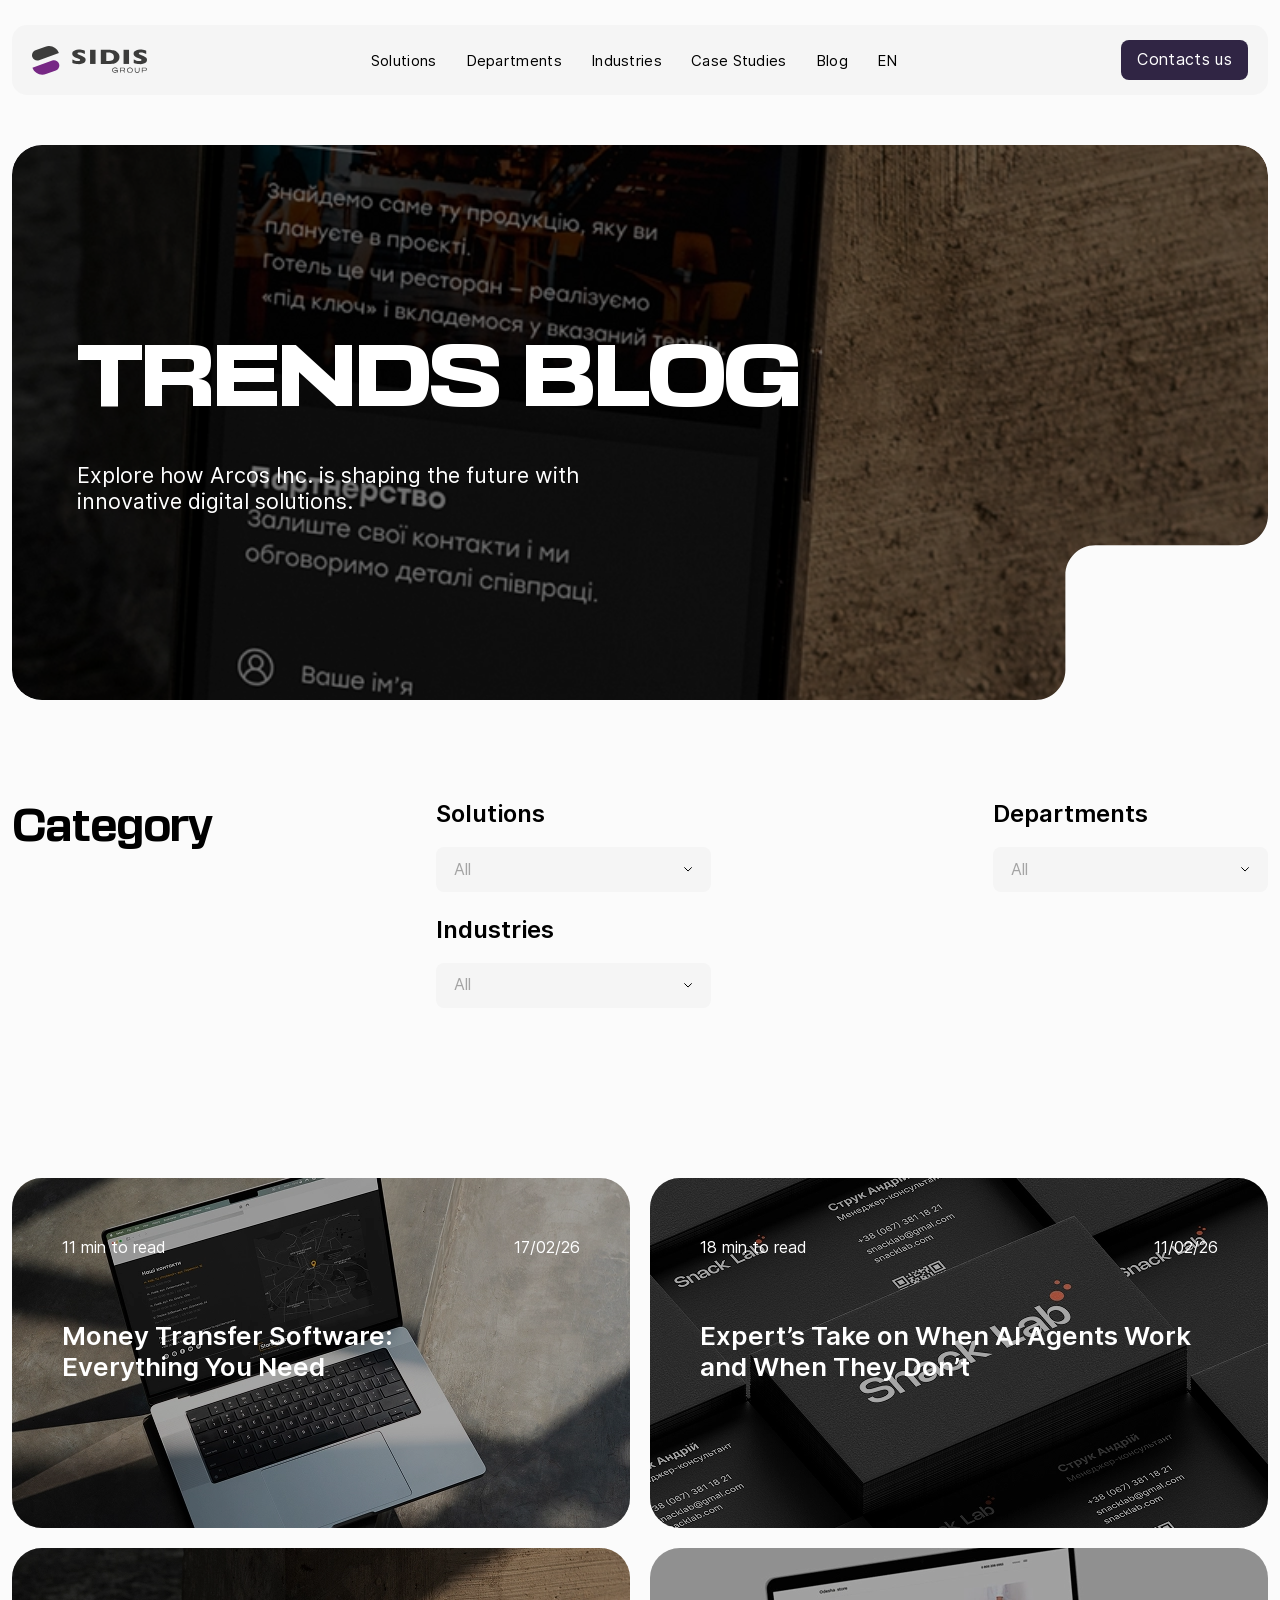
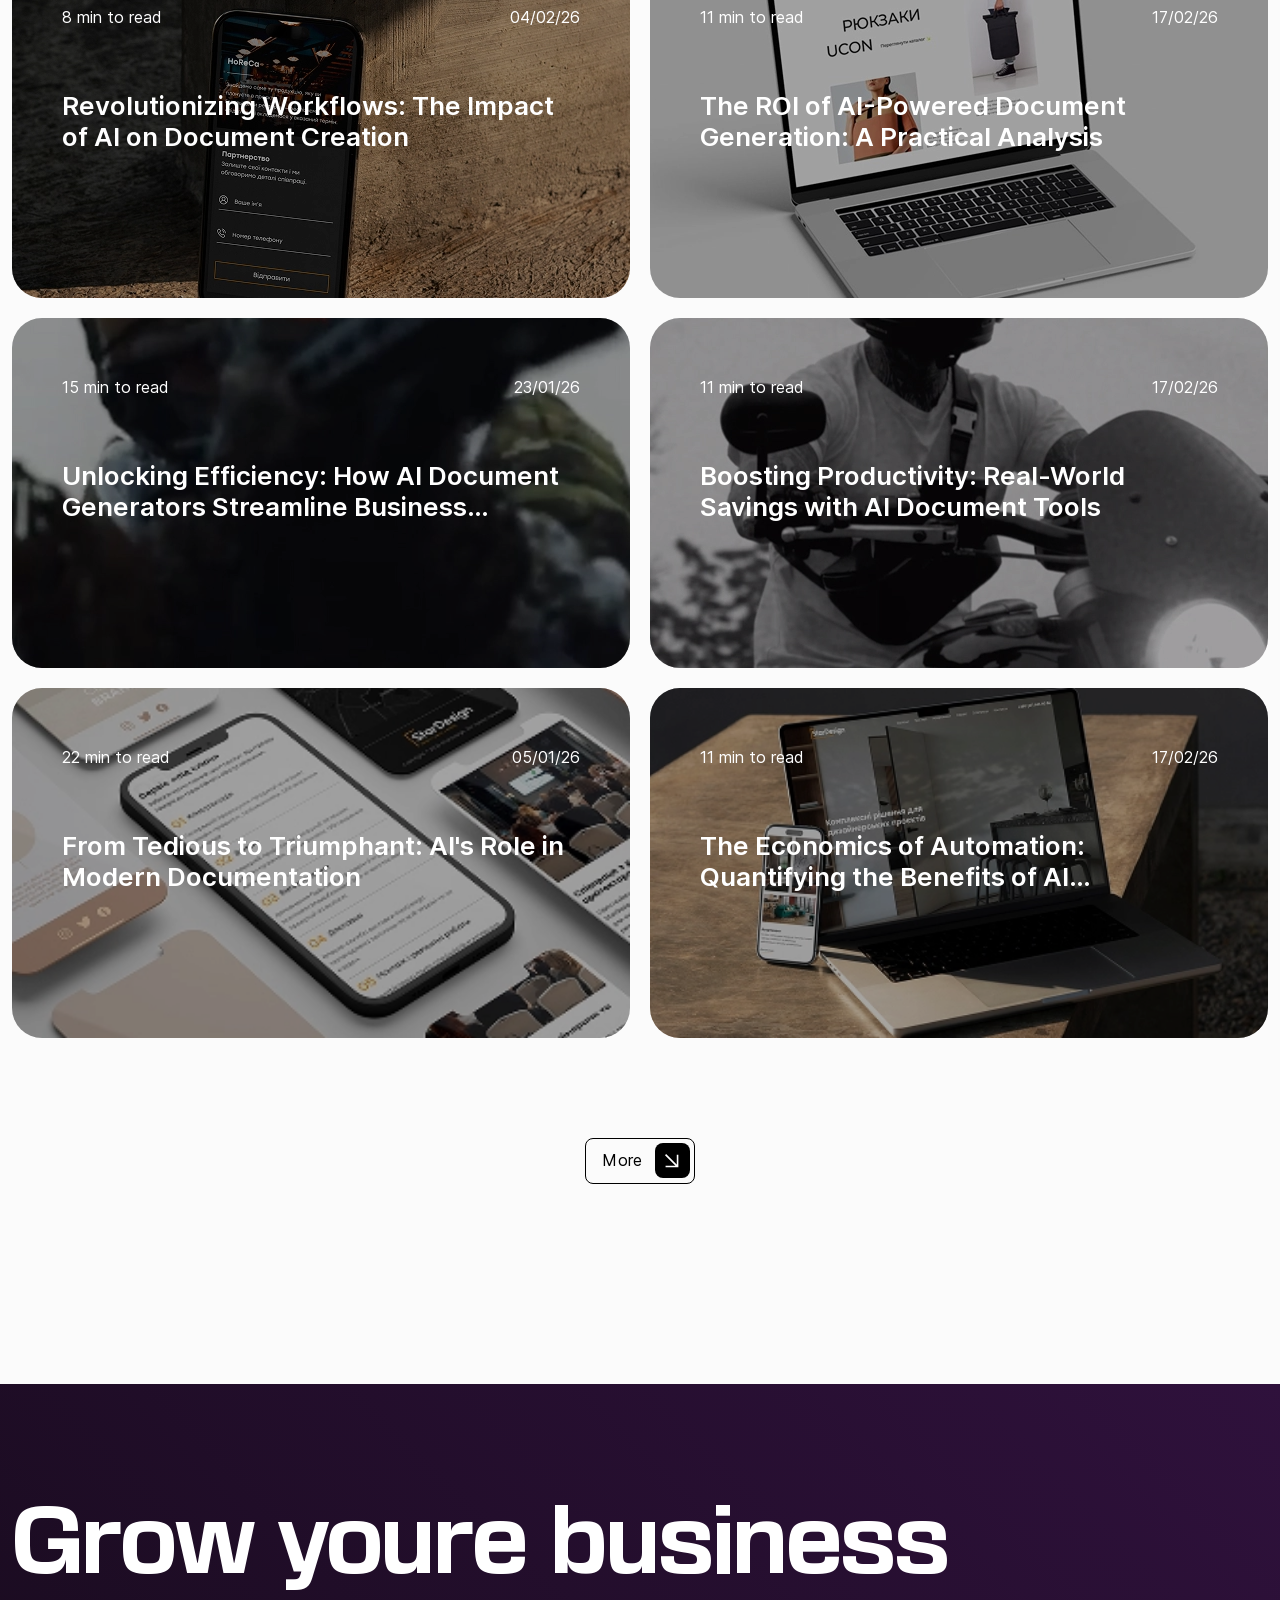
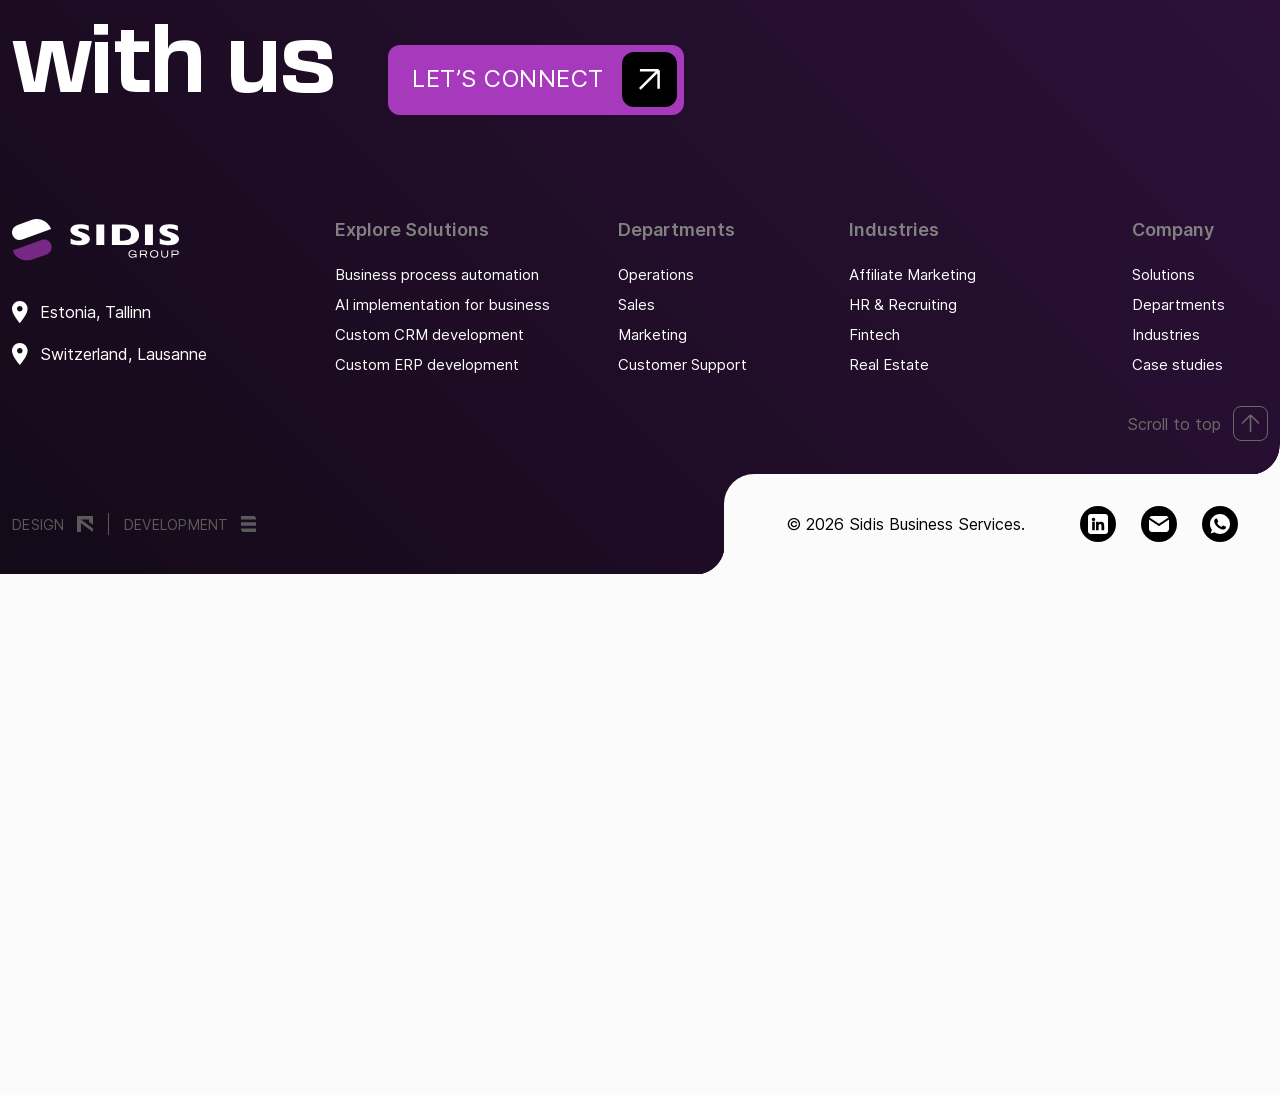
<file: blog.html>
<!doctype html>
<html lang="en" class="">
	<head>
		<meta charset="UTF-8">
		<meta name="viewport" content="width=device-width, initial-scale=1.0">
		<link rel="preload" href="./assets/fonts/Inter-SemiBold.woff2" as="font" type="font/woff2" crossorigin="anonymous">
		<link rel="preload" href="./assets/fonts/Inter-Regular.woff2" as="font" type="font/woff2" crossorigin="anonymous">
		<link rel="preload" href="./assets/fonts/Inter-Medium.woff2" as="font" type="font/woff2" crossorigin="anonymous">
		<link rel="preload" href="./assets/fonts/Inter-Bold.woff2" as="font" type="font/woff2" crossorigin="anonymous">
		<link rel="preload" href="./assets/fonts/BasementGrotesqueExpanded-Black.woff2" as="font" type="font/woff2" crossorigin="anonymous">
		<link rel="preload" href="./assets/fonts/BasementGrotesque-Medium.woff2" as="font" type="font/woff2" crossorigin="anonymous">
		<link rel="preload" href="./assets/fonts/BasementGrotesque-Bold.woff2" as="font" type="font/woff2" crossorigin="anonymous">
		<link rel="preload" href="./assets/fonts/BasementGrotesque-Black.woff2" as="font" type="font/woff2" crossorigin="anonymous">
		<link rel="shortcut icon" href="./assets/img/favicon.ico">
		<title>Blogs</title>
		<script type="module" crossorigin="" src="./js/app.min.js?v=1778517779358"></script>
		<link rel="stylesheet" crossorigin="" href="./css/app.min.css?v=1778517779358">
	</head>
	<body>
		<div class="wrapper" data-top-position="">
			<header class="header" data-fls-lp="" data-fls-header-scroll="200" data-fls-header-scroll-show="">
				<div class="header__container">
					<div class="header__body">
						<a href="#" class="header__logo">
							<svg width="115" height="29" viewbox="0 0 115 29" fill="none" xmlns="http://www.w3.org/2000/svg">
								<path d="M53.6506 13.8293C53.6506 14.7154 53.3599 15.4805 52.7785 16.1294C52.1971 16.7759 51.3877 17.2736 50.3458 17.6155C49.3062 17.9597 48.1131 18.1318 46.7665 18.1318C46.3897 18.1318 45.9292 18.1132 45.3827 18.076C44.8361 18.0388 44.1105 17.9342 43.2058 17.7644C42.3011 17.5946 41.3592 17.3411 40.3801 17.0085V13.5339C41.2987 13.9758 42.2011 14.3456 43.0872 14.6386C43.9733 14.9316 44.9245 15.0782 45.9385 15.0782C46.8735 15.0782 47.4782 14.9572 47.7549 14.7154C48.0317 14.4735 48.1689 14.2479 48.1689 14.0362C48.1689 13.6548 47.934 13.3339 47.4619 13.0711C46.9898 12.8083 46.3037 12.5385 45.4036 12.2594C44.4082 11.9315 43.5337 11.5756 42.7825 11.1919C42.0313 10.8081 41.4173 10.3244 40.9406 9.74529C40.4638 9.16618 40.2266 8.48242 40.2266 7.69167C40.2266 6.90093 40.4661 6.2381 40.9475 5.62178C41.429 5.00546 42.1616 4.51241 43.15 4.14495C44.1384 3.77748 45.3432 3.59375 46.7688 3.59375C47.7828 3.59375 48.7201 3.6705 49.5806 3.824C50.4411 3.97749 51.1505 4.1496 51.711 4.34031C52.2715 4.53102 52.6552 4.67986 52.8645 4.78917V8.1103C52.1226 7.694 51.2947 7.32421 50.3807 6.99628C49.4667 6.66835 48.4899 6.50555 47.4503 6.50555C46.7688 6.50555 46.2758 6.60789 45.9688 6.81255C45.6618 7.01721 45.5106 7.26839 45.5106 7.56841C45.5106 7.8475 45.6641 8.08937 45.9688 8.29403C46.2734 8.4987 46.82 8.74755 47.6061 9.04059C49.0038 9.55225 50.1225 10.0104 50.9621 10.4197C51.8017 10.8291 52.4575 11.3012 52.9343 11.8361C53.4111 12.371 53.6483 13.0362 53.6483 13.8339L53.6506 13.8293Z" fill="currentColor"></path>
								<path d="M63.5419 17.9472H58.0625V3.78125H63.5419V17.9472Z" fill="currentColor"></path>
								<path d="M87.4849 11.1212C87.4849 12.5725 87.1453 13.7377 86.4686 14.6168C85.7918 15.4959 84.994 16.2076 84.0754 16.7518C82.773 17.5495 80.9519 17.9472 78.6099 17.9472H68.8047V3.78125H76.354C77.4889 3.78125 78.4611 3.82776 79.2704 3.91847C80.0775 4.00917 80.8054 4.13941 81.452 4.30686C82.0985 4.47432 82.6497 4.66037 83.1032 4.86969C83.5567 5.07668 83.9637 5.29995 84.3219 5.5395C84.9429 5.93487 85.4871 6.40234 85.9546 6.93958C86.422 7.47682 86.7941 8.10244 87.0686 8.80946C87.343 9.51648 87.4826 10.2886 87.4826 11.1189L87.4849 11.1212ZM81.9148 10.9375C81.9148 9.78626 81.6334 8.88854 81.0706 8.24431C80.5077 7.60009 79.8286 7.16983 79.0379 6.95121C78.2471 6.73259 77.4401 6.62328 76.6191 6.62328H74.2864V15.0145H76.6191C78.0518 15.0145 79.2937 14.7494 80.3426 14.2168C81.3915 13.6842 81.9148 12.5911 81.9148 10.9352V10.9375Z" fill="currentColor"></path>
								<path d="M97.0419 17.9472H91.5625V3.78125H97.0419V17.9472Z" fill="currentColor"></path>
								<path d="M115.002 13.8293C115.002 14.7154 114.711 15.4805 114.13 16.1294C113.549 16.7759 112.739 17.2736 111.697 17.6155C110.658 17.9597 109.465 18.1318 108.118 18.1318C107.741 18.1318 107.281 18.1132 106.734 18.076C106.188 18.0388 105.462 17.9342 104.557 17.7644C103.653 17.5946 102.711 17.3411 101.732 17.0085V13.5339C102.65 13.9758 103.553 14.3456 104.439 14.6386C105.325 14.9316 106.276 15.0782 107.29 15.0782C108.225 15.0782 108.83 14.9572 109.106 14.7154C109.383 14.4735 109.52 14.2479 109.52 14.0362C109.52 13.6548 109.286 13.3339 108.813 13.0711C108.341 12.8083 107.655 12.5385 106.755 12.2594C105.76 11.9315 104.885 11.5756 104.134 11.1919C103.383 10.8081 102.769 10.3244 102.292 9.74529C101.815 9.16618 101.578 8.48242 101.578 7.69167C101.578 6.90093 101.818 6.2381 102.299 5.62178C102.781 5.00546 103.513 4.51241 104.502 4.14495C105.49 3.77748 106.695 3.59375 108.12 3.59375C109.134 3.59375 110.072 3.6705 110.932 3.824C111.793 3.97749 112.502 4.1496 113.063 4.34031C113.623 4.53102 114.007 4.67986 114.216 4.78917V8.1103C113.474 7.694 112.646 7.32421 111.732 6.99628C110.818 6.66835 109.841 6.50555 108.802 6.50555C108.12 6.50555 107.627 6.60789 107.32 6.81255C107.013 7.01721 106.862 7.26839 106.862 7.56841C106.862 7.8475 107.016 8.08937 107.32 8.29403C107.625 8.4987 108.172 8.74755 108.958 9.04059C110.355 9.55225 111.474 10.0104 112.314 10.4197C113.153 10.8291 113.809 11.3012 114.286 11.8361C114.763 12.371 115 13.0362 115 13.8339L115.002 13.8293Z" fill="currentColor"></path>
								<path d="M85.0943 25.8681C84.9082 26.1192 84.6478 26.3286 84.3129 26.4914C83.9779 26.6565 83.543 26.7402 83.0081 26.7402C82.5709 26.7402 82.1802 26.6821 81.836 26.5681C81.4918 26.4541 81.201 26.289 80.9615 26.0727C80.7219 25.8564 80.5382 25.5936 80.4149 25.2843C80.2894 24.975 80.2266 24.6238 80.2266 24.2284V24.0959C80.2266 23.6819 80.2894 23.3167 80.4149 23.0005C80.5405 22.6842 80.7219 22.419 80.9615 22.2004C81.201 21.9841 81.4941 21.8213 81.836 21.712C82.1802 21.6027 82.5709 21.5469 83.0081 21.5469C83.7477 21.5469 84.3477 21.698 84.8106 22.0004C85.2734 22.3027 85.5571 22.7586 85.6594 23.3679H84.9199C84.8734 23.1865 84.7943 23.0191 84.6873 22.8702C84.578 22.719 84.4408 22.5911 84.2756 22.4865C84.1105 22.3818 83.9221 22.3004 83.7105 22.2423C83.4988 22.1841 83.264 22.1539 83.0081 22.1539C82.6686 22.1539 82.3685 22.2027 82.1127 22.3004C81.8546 22.3981 81.6383 22.5353 81.4662 22.7121C81.2941 22.8888 81.1661 23.1005 81.0778 23.3447C80.9917 23.5889 80.9499 23.8586 80.9499 24.1563C80.9499 24.454 80.9917 24.7029 81.0778 24.9448C81.1638 25.1866 81.2917 25.3936 81.4662 25.568C81.6406 25.7425 81.8546 25.8797 82.1127 25.9797C82.3709 26.0797 82.6686 26.1285 83.0081 26.1285C83.3477 26.1285 83.6175 26.0913 83.8593 26.0169C84.1012 25.9425 84.3059 25.8402 84.478 25.7099C84.6478 25.5797 84.7826 25.4285 84.8827 25.2611C84.9827 25.0913 85.0478 24.9122 85.0803 24.7192H82.436V24.0912H85.7781V26.5751H85.0943V25.8634V25.8681Z" fill="currentColor"></path>
								<path d="M88.7619 24.801V26.5871H88.0781V21.7031H91.3365C91.5923 21.7031 91.8249 21.738 92.0342 21.8031C92.2435 21.8706 92.4226 21.9706 92.5668 22.1031C92.7133 22.2357 92.8272 22.4032 92.9086 22.6032C92.99 22.8032 93.0296 23.0358 93.0296 23.3009C93.0156 23.6916 92.9226 24.0009 92.7482 24.2289C92.5737 24.4568 92.3319 24.6173 92.0272 24.7103L93.1087 26.5802H92.3063L91.2946 24.801H88.7619ZM88.7619 24.187H91.1062C91.5109 24.187 91.8109 24.1079 92.0086 23.9498C92.2063 23.7916 92.304 23.5614 92.304 23.259C92.304 22.9567 92.2109 22.7288 92.0249 22.5636C91.8388 22.3985 91.5574 22.3148 91.1806 22.3148H88.7596V24.1847L88.7619 24.187Z" fill="currentColor"></path>
								<path d="M95.0703 24.0959C95.0843 23.654 95.1633 23.2726 95.3029 22.9516C95.4448 22.6307 95.6401 22.3679 95.889 22.1585C96.1378 21.9516 96.4332 21.7981 96.7751 21.698C97.1169 21.598 97.4984 21.5469 97.917 21.5469C98.3356 21.5469 98.717 21.6004 99.0589 21.7027C99.4008 21.8074 99.6962 21.9632 99.945 22.1748C100.194 22.3865 100.389 22.6493 100.531 22.9679C100.673 23.2865 100.75 23.661 100.764 24.0935V24.2191C100.75 24.6517 100.671 25.0285 100.531 25.3448C100.389 25.6634 100.194 25.9262 99.945 26.1309C99.6962 26.3355 99.4008 26.489 99.0589 26.5867C98.717 26.6867 98.3356 26.7379 97.917 26.7379C97.4984 26.7379 97.1193 26.689 96.7751 26.5867C96.4332 26.4867 96.1378 26.3332 95.889 26.1262C95.6401 25.9192 95.4448 25.6588 95.3029 25.3401C95.161 25.0238 95.0843 24.6494 95.0703 24.2168V24.0912V24.0959ZM97.917 22.1632C97.596 22.1632 97.3053 22.2051 97.0425 22.2888C96.7797 22.3725 96.5565 22.4981 96.3727 22.6632C96.189 22.8283 96.0471 23.0353 95.9471 23.2842C95.8471 23.533 95.7959 23.8261 95.7959 24.1587C95.7959 24.4912 95.8448 24.7633 95.9471 25.0075C96.0471 25.2518 96.189 25.4564 96.3727 25.6215C96.5565 25.7867 96.7797 25.9123 97.0425 25.9983C97.3053 26.0844 97.596 26.1262 97.917 26.1262C98.2379 26.1262 98.5287 26.0844 98.7915 26.0006C99.0543 25.9169 99.2775 25.7913 99.4613 25.6262C99.645 25.4611 99.7869 25.2564 99.8869 25.0122C99.9869 24.768 100.036 24.4819 100.036 24.1563C100.036 23.8307 99.9869 23.5516 99.8869 23.3051C99.7869 23.0586 99.645 22.8493 99.4613 22.6795C99.2775 22.5097 99.0543 22.3795 98.7915 22.2911C98.5287 22.2027 98.2379 22.1585 97.917 22.1585V22.1632Z" fill="currentColor"></path>
								<path d="M107.554 24.6242C107.526 25.3545 107.314 25.8894 106.919 26.2243C106.523 26.5616 105.94 26.729 105.167 26.729C104.395 26.729 103.812 26.5592 103.414 26.215C103.016 25.8731 102.805 25.3429 102.781 24.6219V21.7055H103.465V24.301C103.465 24.5661 103.484 24.8103 103.521 25.0336C103.558 25.2568 103.637 25.4499 103.753 25.6103C103.872 25.7708 104.042 25.8964 104.263 25.9825C104.484 26.0708 104.784 26.115 105.16 26.115C105.537 26.115 105.84 26.0732 106.063 25.9871C106.286 25.9011 106.461 25.7778 106.579 25.6196C106.698 25.4615 106.775 25.2708 106.814 25.0498C106.851 24.8289 106.87 24.5847 106.87 24.3126V21.7031H107.554V24.6196V24.6242Z" fill="currentColor"></path>
								<path d="M110.543 24.801V26.5871H109.859V21.7031H113.097C113.353 21.7031 113.585 21.738 113.794 21.8031C114.004 21.8706 114.183 21.9706 114.327 22.1031C114.474 22.2357 114.588 22.4032 114.669 22.6032C114.75 22.8032 114.79 23.0358 114.79 23.3009C114.781 23.5567 114.734 23.78 114.65 23.9707C114.567 24.1614 114.45 24.3172 114.304 24.4382C114.157 24.5591 113.983 24.6498 113.778 24.7103C113.574 24.7708 113.346 24.801 113.094 24.801H110.541H110.543ZM110.543 24.187H113.069C113.371 24.187 113.613 24.1079 113.794 23.9498C113.976 23.7916 114.067 23.5614 114.067 23.259C114.067 22.9567 113.976 22.7288 113.794 22.5636C113.613 22.3985 113.371 22.3148 113.069 22.3148H110.543V24.1847V24.187Z" fill="currentColor"></path>
								<path d="M3.47226 4.24281L13.3833 0.63547C18.8536 -1.35553 24.9108 1.46899 26.9018 6.93921L7.0796 14.1539C4.34339 15.1498 1.31479 13.7375 0.318896 11.0013C-0.676204 8.26731 0.738242 5.23791 3.47226 4.24281Z" fill="currentColor"></path>
								<path d="M23.8629 24.4425L13.9518 28.0498C8.48159 30.0408 2.42438 27.2163 0.433387 21.7461L20.2555 14.5314C22.9917 13.5355 26.0203 14.9478 27.0162 17.684C28.0121 20.4202 26.5999 23.4488 23.8637 24.4447L23.8629 24.4425Z" fill="#772885"></path>
							</svg>
						</a>
						<div class="header__menu menu">
							<div class="menu__head">
								<button type="button" class="menu__close" data-menu-burger="">
									<svg width="19" height="19" viewbox="0 0 19 19" fill="none" xmlns="http://www.w3.org/2000/svg">
										<rect width="24" height="2" rx="1" transform="matrix(0.705635 0.708575 -0.705635 0.708575 1.37695 0)" fill="currentColor"></rect>
										<rect width="24" height="2" rx="1" transform="matrix(0.705635 -0.708575 0.705635 0.708575 0.402344 17.6169)" fill="currentColor"></rect>
									</svg>
								</button>
							</div>
							<nav class="menu__body">
								<ul class="menu__list">
									<li class="menu__item">
										<a href="#" class="menu__link" data-menu="solutions">
											<span class="menu__link-text">Solutions</span>
										</a>
										<div class="submenu" data-fls-lp="" data-menu-target="solutions" data-submenu="">
											<div class="submenu__container">
												<div class="submenu__inner">
													<ul class="submenu__list">
														<li class="submenu__item">
															<a href="#" class="submenu__link" data-submenu-link="1">
																<span class="submenu__link-title">Application development</span>
																<span class="submenu__link-text">End-to-end engineering services for seamless software delivery.</span>
															</a>
															<div class="submenu__body" data-submenu-item="1">
																<ul class="submenu__sublist" data-scroll-block="">
																	<li class="submenu__subitem">
																		<a href="#" class="submenu__sublink">
																			<span class="submenu__sublink-icon">
																				<svg width="44" height="44" viewbox="0 0 44 44" fill="none" xmlns="http://www.w3.org/2000/svg">
																					<path d="M40.1328 18.1328C38.4545 18.1328 37.037 19.2137 36.5031 20.7109H28.3149C28.1475 19.8895 27.8197 19.1273 27.3715 18.4513L29.4757 16.3471C30.9092 17.0258 32.6592 16.8086 33.8496 15.6202C35.0354 14.4343 35.2579 12.6831 34.577 11.2459L36.7681 9.0548C38.2029 9.73242 39.956 9.5138 41.1421 8.32769H41.1434C42.6491 6.81957 42.6491 4.36605 41.1421 2.85673C39.6328 1.34991 37.1793 1.35369 35.6725 2.85802C34.4874 4.0431 34.2683 5.79683 34.9455 7.2319L32.7446 9.43284C31.3124 8.78969 29.5206 9.01003 28.3813 10.1505C27.1915 11.3403 26.9745 13.0912 27.6529 14.5246L25.5489 16.6286C24.8729 16.1804 24.1106 15.8526 23.2892 15.6852V7.58287C24.7863 7.04894 25.8672 5.63148 25.8672 3.95312C25.8672 1.82067 24.1325 0 22 0C19.8675 0 18.1328 1.82067 18.1328 3.95312C18.1328 5.63148 19.2137 7.04894 20.7109 7.58287V15.6851C19.8895 15.8525 19.1273 16.1803 18.4513 16.6285L16.3471 14.5243C17.0258 13.0908 16.8086 11.3408 15.6202 10.1504C14.4797 9.00994 12.6885 8.78977 11.2559 9.43302L9.05463 7.23173C9.73191 5.79666 9.51268 4.04293 8.32769 2.85785C8.32769 2.85785 8.32769 2.85785 8.32769 2.85656C6.81837 1.34973 4.36605 1.35352 2.85673 2.85785C1.35111 4.36597 1.35111 6.81948 2.85802 8.32752C4.04336 9.51285 5.79666 9.73251 7.23207 9.05463L9.42313 11.2457C8.74259 12.6827 8.96362 14.4341 10.1506 15.6188C11.3404 16.8086 13.0913 17.0256 14.5246 16.3472L16.6286 18.4512C16.1805 19.1272 15.8527 19.8895 15.6853 20.7109H7.49693C6.963 19.2137 5.54555 18.1328 3.86719 18.1328C1.73473 18.1328 0 19.8675 0 22C0 24.1325 1.73473 25.8672 3.86719 25.8672C5.54555 25.8672 6.963 24.7863 7.49693 23.2891H15.6851C15.8525 24.1105 16.1803 24.8727 16.6285 25.5487L14.5142 27.6629C13.0831 27.0211 11.2924 27.2407 10.1504 28.3798C8.96457 29.5655 8.74208 31.3169 9.42296 32.7541L7.23181 34.9453C5.79691 34.268 4.04362 34.4872 2.85665 35.6722C1.35102 37.1803 1.35102 39.6339 2.85794 41.1432C4.36605 42.6488 6.81966 42.6486 8.3276 41.1432C8.3276 41.1419 8.3276 41.1419 8.3276 41.1419C9.51268 39.9568 9.73182 38.2031 9.05455 36.768L11.2456 34.577C12.6823 35.2573 14.4334 35.0361 15.6201 33.8493C16.8114 32.6557 17.0243 30.9056 16.3474 29.4751L18.4512 27.3713C19.1272 27.8194 19.8895 28.1472 20.7109 28.3146V36.4169C19.2136 36.9508 18.1327 38.3683 18.1327 40.0466C18.1327 42.1791 19.8675 43.9997 21.9999 43.9997C24.1324 43.9997 25.8671 42.1791 25.8671 40.0466C25.8671 38.3683 24.7862 36.9508 23.289 36.4169V28.3146C24.1104 28.1472 24.8726 27.8194 25.5486 27.3713L27.6526 29.4753C26.9744 30.9083 27.1908 32.6583 28.3797 33.8493C29.5656 35.035 31.3168 35.2577 32.754 34.5768L34.9452 36.7679C34.2679 38.203 34.4871 39.9571 35.6721 41.1431C37.1785 42.6469 39.6292 42.6506 41.1431 41.1418C42.6487 39.6337 42.6487 37.1802 41.1431 35.6721C41.1418 35.6721 41.1418 35.6721 41.1418 35.6721C39.956 34.4863 38.2022 34.2684 36.7679 34.9452L34.5769 32.7541C35.2572 31.3174 35.036 29.5664 33.8492 28.3797C32.706 27.2385 30.9158 27.0209 29.4854 27.6628L27.3712 25.5485C27.8193 24.8725 28.1471 24.1103 28.3145 23.2889H36.5027C37.0367 24.7861 38.4541 25.867 40.1325 25.867C42.2649 25.867 43.9997 24.1323 43.9997 21.9998C43.9997 19.8674 42.2653 18.1328 40.1328 18.1328Z" fill="currentColor"></path>
																				</svg>
																			</span>
																			<span class="submenu__sublink-title">SaaS platform development</span>
																			<span class="submenu__sublink-text">
																				Implement AI to transform your business operations, driving
														innovation
														and efficiency.
																			</span>
																		</a>
																	</li>
																	<li class="submenu__subitem">
																		<a href="#" class="submenu__sublink">
																			<span class="submenu__sublink-icon">
																				<svg width="44" height="44" viewbox="0 0 44 44" fill="none" xmlns="http://www.w3.org/2000/svg">
																					<path d="M40.1328 18.1328C38.4545 18.1328 37.037 19.2137 36.5031 20.7109H28.3149C28.1475 19.8895 27.8197 19.1273 27.3715 18.4513L29.4757 16.3471C30.9092 17.0258 32.6592 16.8086 33.8496 15.6202C35.0354 14.4343 35.2579 12.6831 34.577 11.2459L36.7681 9.0548C38.2029 9.73242 39.956 9.5138 41.1421 8.32769H41.1434C42.6491 6.81957 42.6491 4.36605 41.1421 2.85673C39.6328 1.34991 37.1793 1.35369 35.6725 2.85802C34.4874 4.0431 34.2683 5.79683 34.9455 7.2319L32.7446 9.43284C31.3124 8.78969 29.5206 9.01003 28.3813 10.1505C27.1915 11.3403 26.9745 13.0912 27.6529 14.5246L25.5489 16.6286C24.8729 16.1804 24.1106 15.8526 23.2892 15.6852V7.58287C24.7863 7.04894 25.8672 5.63148 25.8672 3.95312C25.8672 1.82067 24.1325 0 22 0C19.8675 0 18.1328 1.82067 18.1328 3.95312C18.1328 5.63148 19.2137 7.04894 20.7109 7.58287V15.6851C19.8895 15.8525 19.1273 16.1803 18.4513 16.6285L16.3471 14.5243C17.0258 13.0908 16.8086 11.3408 15.6202 10.1504C14.4797 9.00994 12.6885 8.78977 11.2559 9.43302L9.05463 7.23173C9.73191 5.79666 9.51268 4.04293 8.32769 2.85785C8.32769 2.85785 8.32769 2.85785 8.32769 2.85656C6.81837 1.34973 4.36605 1.35352 2.85673 2.85785C1.35111 4.36597 1.35111 6.81948 2.85802 8.32752C4.04336 9.51285 5.79666 9.73251 7.23207 9.05463L9.42313 11.2457C8.74259 12.6827 8.96362 14.4341 10.1506 15.6188C11.3404 16.8086 13.0913 17.0256 14.5246 16.3472L16.6286 18.4512C16.1805 19.1272 15.8527 19.8895 15.6853 20.7109H7.49693C6.963 19.2137 5.54555 18.1328 3.86719 18.1328C1.73473 18.1328 0 19.8675 0 22C0 24.1325 1.73473 25.8672 3.86719 25.8672C5.54555 25.8672 6.963 24.7863 7.49693 23.2891H15.6851C15.8525 24.1105 16.1803 24.8727 16.6285 25.5487L14.5142 27.6629C13.0831 27.0211 11.2924 27.2407 10.1504 28.3798C8.96457 29.5655 8.74208 31.3169 9.42296 32.7541L7.23181 34.9453C5.79691 34.268 4.04362 34.4872 2.85665 35.6722C1.35102 37.1803 1.35102 39.6339 2.85794 41.1432C4.36605 42.6488 6.81966 42.6486 8.3276 41.1432C8.3276 41.1419 8.3276 41.1419 8.3276 41.1419C9.51268 39.9568 9.73182 38.2031 9.05455 36.768L11.2456 34.577C12.6823 35.2573 14.4334 35.0361 15.6201 33.8493C16.8114 32.6557 17.0243 30.9056 16.3474 29.4751L18.4512 27.3713C19.1272 27.8194 19.8895 28.1472 20.7109 28.3146V36.4169C19.2136 36.9508 18.1327 38.3683 18.1327 40.0466C18.1327 42.1791 19.8675 43.9997 21.9999 43.9997C24.1324 43.9997 25.8671 42.1791 25.8671 40.0466C25.8671 38.3683 24.7862 36.9508 23.289 36.4169V28.3146C24.1104 28.1472 24.8726 27.8194 25.5486 27.3713L27.6526 29.4753C26.9744 30.9083 27.1908 32.6583 28.3797 33.8493C29.5656 35.035 31.3168 35.2577 32.754 34.5768L34.9452 36.7679C34.2679 38.203 34.4871 39.9571 35.6721 41.1431C37.1785 42.6469 39.6292 42.6506 41.1431 41.1418C42.6487 39.6337 42.6487 37.1802 41.1431 35.6721C41.1418 35.6721 41.1418 35.6721 41.1418 35.6721C39.956 34.4863 38.2022 34.2684 36.7679 34.9452L34.5769 32.7541C35.2572 31.3174 35.036 29.5664 33.8492 28.3797C32.706 27.2385 30.9158 27.0209 29.4854 27.6628L27.3712 25.5485C27.8193 24.8725 28.1471 24.1103 28.3145 23.2889H36.5027C37.0367 24.7861 38.4541 25.867 40.1325 25.867C42.2649 25.867 43.9997 24.1323 43.9997 21.9998C43.9997 19.8674 42.2653 18.1328 40.1328 18.1328Z" fill="currentColor"></path>
																				</svg>
																			</span>
																			<span class="submenu__sublink-title">Internal business systems development</span>
																			<span class="submenu__sublink-text">
																				Revolutionize customer service with AI-powered voice assistants,
														enhancing user experience.
																			</span>
																		</a>
																	</li>
																	<li class="submenu__subitem">
																		<a href="#" class="submenu__sublink">
																			<span class="submenu__sublink-icon">
																				<svg width="44" height="44" viewbox="0 0 44 44" fill="none" xmlns="http://www.w3.org/2000/svg">
																					<path d="M40.1328 18.1328C38.4545 18.1328 37.037 19.2137 36.5031 20.7109H28.3149C28.1475 19.8895 27.8197 19.1273 27.3715 18.4513L29.4757 16.3471C30.9092 17.0258 32.6592 16.8086 33.8496 15.6202C35.0354 14.4343 35.2579 12.6831 34.577 11.2459L36.7681 9.0548C38.2029 9.73242 39.956 9.5138 41.1421 8.32769H41.1434C42.6491 6.81957 42.6491 4.36605 41.1421 2.85673C39.6328 1.34991 37.1793 1.35369 35.6725 2.85802C34.4874 4.0431 34.2683 5.79683 34.9455 7.2319L32.7446 9.43284C31.3124 8.78969 29.5206 9.01003 28.3813 10.1505C27.1915 11.3403 26.9745 13.0912 27.6529 14.5246L25.5489 16.6286C24.8729 16.1804 24.1106 15.8526 23.2892 15.6852V7.58287C24.7863 7.04894 25.8672 5.63148 25.8672 3.95312C25.8672 1.82067 24.1325 0 22 0C19.8675 0 18.1328 1.82067 18.1328 3.95312C18.1328 5.63148 19.2137 7.04894 20.7109 7.58287V15.6851C19.8895 15.8525 19.1273 16.1803 18.4513 16.6285L16.3471 14.5243C17.0258 13.0908 16.8086 11.3408 15.6202 10.1504C14.4797 9.00994 12.6885 8.78977 11.2559 9.43302L9.05463 7.23173C9.73191 5.79666 9.51268 4.04293 8.32769 2.85785C8.32769 2.85785 8.32769 2.85785 8.32769 2.85656C6.81837 1.34973 4.36605 1.35352 2.85673 2.85785C1.35111 4.36597 1.35111 6.81948 2.85802 8.32752C4.04336 9.51285 5.79666 9.73251 7.23207 9.05463L9.42313 11.2457C8.74259 12.6827 8.96362 14.4341 10.1506 15.6188C11.3404 16.8086 13.0913 17.0256 14.5246 16.3472L16.6286 18.4512C16.1805 19.1272 15.8527 19.8895 15.6853 20.7109H7.49693C6.963 19.2137 5.54555 18.1328 3.86719 18.1328C1.73473 18.1328 0 19.8675 0 22C0 24.1325 1.73473 25.8672 3.86719 25.8672C5.54555 25.8672 6.963 24.7863 7.49693 23.2891H15.6851C15.8525 24.1105 16.1803 24.8727 16.6285 25.5487L14.5142 27.6629C13.0831 27.0211 11.2924 27.2407 10.1504 28.3798C8.96457 29.5655 8.74208 31.3169 9.42296 32.7541L7.23181 34.9453C5.79691 34.268 4.04362 34.4872 2.85665 35.6722C1.35102 37.1803 1.35102 39.6339 2.85794 41.1432C4.36605 42.6488 6.81966 42.6486 8.3276 41.1432C8.3276 41.1419 8.3276 41.1419 8.3276 41.1419C9.51268 39.9568 9.73182 38.2031 9.05455 36.768L11.2456 34.577C12.6823 35.2573 14.4334 35.0361 15.6201 33.8493C16.8114 32.6557 17.0243 30.9056 16.3474 29.4751L18.4512 27.3713C19.1272 27.8194 19.8895 28.1472 20.7109 28.3146V36.4169C19.2136 36.9508 18.1327 38.3683 18.1327 40.0466C18.1327 42.1791 19.8675 43.9997 21.9999 43.9997C24.1324 43.9997 25.8671 42.1791 25.8671 40.0466C25.8671 38.3683 24.7862 36.9508 23.289 36.4169V28.3146C24.1104 28.1472 24.8726 27.8194 25.5486 27.3713L27.6526 29.4753C26.9744 30.9083 27.1908 32.6583 28.3797 33.8493C29.5656 35.035 31.3168 35.2577 32.754 34.5768L34.9452 36.7679C34.2679 38.203 34.4871 39.9571 35.6721 41.1431C37.1785 42.6469 39.6292 42.6506 41.1431 41.1418C42.6487 39.6337 42.6487 37.1802 41.1431 35.6721C41.1418 35.6721 41.1418 35.6721 41.1418 35.6721C39.956 34.4863 38.2022 34.2684 36.7679 34.9452L34.5769 32.7541C35.2572 31.3174 35.036 29.5664 33.8492 28.3797C32.706 27.2385 30.9158 27.0209 29.4854 27.6628L27.3712 25.5485C27.8193 24.8725 28.1471 24.1103 28.3145 23.2889H36.5027C37.0367 24.7861 38.4541 25.867 40.1325 25.867C42.2649 25.867 43.9997 24.1323 43.9997 21.9998C43.9997 19.8674 42.2653 18.1328 40.1328 18.1328Z" fill="currentColor"></path>
																				</svg>
																			</span>
																			<span class="submenu__sublink-title">Custom CRM development</span>
																			<span class="submenu__sublink-text">
																				Automate manual tasks to reduce errors, improve accuracy, and
														free
														up
														valuable time.
																			</span>
																		</a>
																	</li>
																	<li class="submenu__subitem">
																		<a href="#" class="submenu__sublink">
																			<span class="submenu__sublink-icon">
																				<svg width="44" height="44" viewbox="0 0 44 44" fill="none" xmlns="http://www.w3.org/2000/svg">
																					<path d="M40.1328 18.1328C38.4545 18.1328 37.037 19.2137 36.5031 20.7109H28.3149C28.1475 19.8895 27.8197 19.1273 27.3715 18.4513L29.4757 16.3471C30.9092 17.0258 32.6592 16.8086 33.8496 15.6202C35.0354 14.4343 35.2579 12.6831 34.577 11.2459L36.7681 9.0548C38.2029 9.73242 39.956 9.5138 41.1421 8.32769H41.1434C42.6491 6.81957 42.6491 4.36605 41.1421 2.85673C39.6328 1.34991 37.1793 1.35369 35.6725 2.85802C34.4874 4.0431 34.2683 5.79683 34.9455 7.2319L32.7446 9.43284C31.3124 8.78969 29.5206 9.01003 28.3813 10.1505C27.1915 11.3403 26.9745 13.0912 27.6529 14.5246L25.5489 16.6286C24.8729 16.1804 24.1106 15.8526 23.2892 15.6852V7.58287C24.7863 7.04894 25.8672 5.63148 25.8672 3.95312C25.8672 1.82067 24.1325 0 22 0C19.8675 0 18.1328 1.82067 18.1328 3.95312C18.1328 5.63148 19.2137 7.04894 20.7109 7.58287V15.6851C19.8895 15.8525 19.1273 16.1803 18.4513 16.6285L16.3471 14.5243C17.0258 13.0908 16.8086 11.3408 15.6202 10.1504C14.4797 9.00994 12.6885 8.78977 11.2559 9.43302L9.05463 7.23173C9.73191 5.79666 9.51268 4.04293 8.32769 2.85785C8.32769 2.85785 8.32769 2.85785 8.32769 2.85656C6.81837 1.34973 4.36605 1.35352 2.85673 2.85785C1.35111 4.36597 1.35111 6.81948 2.85802 8.32752C4.04336 9.51285 5.79666 9.73251 7.23207 9.05463L9.42313 11.2457C8.74259 12.6827 8.96362 14.4341 10.1506 15.6188C11.3404 16.8086 13.0913 17.0256 14.5246 16.3472L16.6286 18.4512C16.1805 19.1272 15.8527 19.8895 15.6853 20.7109H7.49693C6.963 19.2137 5.54555 18.1328 3.86719 18.1328C1.73473 18.1328 0 19.8675 0 22C0 24.1325 1.73473 25.8672 3.86719 25.8672C5.54555 25.8672 6.963 24.7863 7.49693 23.2891H15.6851C15.8525 24.1105 16.1803 24.8727 16.6285 25.5487L14.5142 27.6629C13.0831 27.0211 11.2924 27.2407 10.1504 28.3798C8.96457 29.5655 8.74208 31.3169 9.42296 32.7541L7.23181 34.9453C5.79691 34.268 4.04362 34.4872 2.85665 35.6722C1.35102 37.1803 1.35102 39.6339 2.85794 41.1432C4.36605 42.6488 6.81966 42.6486 8.3276 41.1432C8.3276 41.1419 8.3276 41.1419 8.3276 41.1419C9.51268 39.9568 9.73182 38.2031 9.05455 36.768L11.2456 34.577C12.6823 35.2573 14.4334 35.0361 15.6201 33.8493C16.8114 32.6557 17.0243 30.9056 16.3474 29.4751L18.4512 27.3713C19.1272 27.8194 19.8895 28.1472 20.7109 28.3146V36.4169C19.2136 36.9508 18.1327 38.3683 18.1327 40.0466C18.1327 42.1791 19.8675 43.9997 21.9999 43.9997C24.1324 43.9997 25.8671 42.1791 25.8671 40.0466C25.8671 38.3683 24.7862 36.9508 23.289 36.4169V28.3146C24.1104 28.1472 24.8726 27.8194 25.5486 27.3713L27.6526 29.4753C26.9744 30.9083 27.1908 32.6583 28.3797 33.8493C29.5656 35.035 31.3168 35.2577 32.754 34.5768L34.9452 36.7679C34.2679 38.203 34.4871 39.9571 35.6721 41.1431C37.1785 42.6469 39.6292 42.6506 41.1431 41.1418C42.6487 39.6337 42.6487 37.1802 41.1431 35.6721C41.1418 35.6721 41.1418 35.6721 41.1418 35.6721C39.956 34.4863 38.2022 34.2684 36.7679 34.9452L34.5769 32.7541C35.2572 31.3174 35.036 29.5664 33.8492 28.3797C32.706 27.2385 30.9158 27.0209 29.4854 27.6628L27.3712 25.5485C27.8193 24.8725 28.1471 24.1103 28.3145 23.2889H36.5027C37.0367 24.7861 38.4541 25.867 40.1325 25.867C42.2649 25.867 43.9997 24.1323 43.9997 21.9998C43.9997 19.8674 42.2653 18.1328 40.1328 18.1328Z" fill="currentColor"></path>
																				</svg>
																			</span>
																			<span class="submenu__sublink-title">Custom ERP development</span>
																			<span class="submenu__sublink-text">
																				Deploy smart AI chatbots to handle customer queries, automate
														tasks,
														and
														boost satisfaction.
																			</span>
																		</a>
																	</li>
																</ul>
															</div>
														</li>
														<li class="submenu__item">
															<a href="#" class="submenu__link" data-submenu-link="2">
																<span class="submenu__link-title">AI & Automation</span>
																<span class="submenu__link-text">Crafting innovative apps with a focus on user experience and scalability.</span>
															</a>
															<div class="submenu__body" data-submenu-item="2">
																<ul class="submenu__sublist" data-scroll-block="">
																	<li class="submenu__subitem">
																		<a href="#" class="submenu__sublink">
																			<span class="submenu__sublink-icon">
																				<svg width="44" height="44" viewbox="0 0 44 44" fill="none" xmlns="http://www.w3.org/2000/svg">
																					<path d="M40.1328 18.1328C38.4545 18.1328 37.037 19.2137 36.5031 20.7109H28.3149C28.1475 19.8895 27.8197 19.1273 27.3715 18.4513L29.4757 16.3471C30.9092 17.0258 32.6592 16.8086 33.8496 15.6202C35.0354 14.4343 35.2579 12.6831 34.577 11.2459L36.7681 9.0548C38.2029 9.73242 39.956 9.5138 41.1421 8.32769H41.1434C42.6491 6.81957 42.6491 4.36605 41.1421 2.85673C39.6328 1.34991 37.1793 1.35369 35.6725 2.85802C34.4874 4.0431 34.2683 5.79683 34.9455 7.2319L32.7446 9.43284C31.3124 8.78969 29.5206 9.01003 28.3813 10.1505C27.1915 11.3403 26.9745 13.0912 27.6529 14.5246L25.5489 16.6286C24.8729 16.1804 24.1106 15.8526 23.2892 15.6852V7.58287C24.7863 7.04894 25.8672 5.63148 25.8672 3.95312C25.8672 1.82067 24.1325 0 22 0C19.8675 0 18.1328 1.82067 18.1328 3.95312C18.1328 5.63148 19.2137 7.04894 20.7109 7.58287V15.6851C19.8895 15.8525 19.1273 16.1803 18.4513 16.6285L16.3471 14.5243C17.0258 13.0908 16.8086 11.3408 15.6202 10.1504C14.4797 9.00994 12.6885 8.78977 11.2559 9.43302L9.05463 7.23173C9.73191 5.79666 9.51268 4.04293 8.32769 2.85785C8.32769 2.85785 8.32769 2.85785 8.32769 2.85656C6.81837 1.34973 4.36605 1.35352 2.85673 2.85785C1.35111 4.36597 1.35111 6.81948 2.85802 8.32752C4.04336 9.51285 5.79666 9.73251 7.23207 9.05463L9.42313 11.2457C8.74259 12.6827 8.96362 14.4341 10.1506 15.6188C11.3404 16.8086 13.0913 17.0256 14.5246 16.3472L16.6286 18.4512C16.1805 19.1272 15.8527 19.8895 15.6853 20.7109H7.49693C6.963 19.2137 5.54555 18.1328 3.86719 18.1328C1.73473 18.1328 0 19.8675 0 22C0 24.1325 1.73473 25.8672 3.86719 25.8672C5.54555 25.8672 6.963 24.7863 7.49693 23.2891H15.6851C15.8525 24.1105 16.1803 24.8727 16.6285 25.5487L14.5142 27.6629C13.0831 27.0211 11.2924 27.2407 10.1504 28.3798C8.96457 29.5655 8.74208 31.3169 9.42296 32.7541L7.23181 34.9453C5.79691 34.268 4.04362 34.4872 2.85665 35.6722C1.35102 37.1803 1.35102 39.6339 2.85794 41.1432C4.36605 42.6488 6.81966 42.6486 8.3276 41.1432C8.3276 41.1419 8.3276 41.1419 8.3276 41.1419C9.51268 39.9568 9.73182 38.2031 9.05455 36.768L11.2456 34.577C12.6823 35.2573 14.4334 35.0361 15.6201 33.8493C16.8114 32.6557 17.0243 30.9056 16.3474 29.4751L18.4512 27.3713C19.1272 27.8194 19.8895 28.1472 20.7109 28.3146V36.4169C19.2136 36.9508 18.1327 38.3683 18.1327 40.0466C18.1327 42.1791 19.8675 43.9997 21.9999 43.9997C24.1324 43.9997 25.8671 42.1791 25.8671 40.0466C25.8671 38.3683 24.7862 36.9508 23.289 36.4169V28.3146C24.1104 28.1472 24.8726 27.8194 25.5486 27.3713L27.6526 29.4753C26.9744 30.9083 27.1908 32.6583 28.3797 33.8493C29.5656 35.035 31.3168 35.2577 32.754 34.5768L34.9452 36.7679C34.2679 38.203 34.4871 39.9571 35.6721 41.1431C37.1785 42.6469 39.6292 42.6506 41.1431 41.1418C42.6487 39.6337 42.6487 37.1802 41.1431 35.6721C41.1418 35.6721 41.1418 35.6721 41.1418 35.6721C39.956 34.4863 38.2022 34.2684 36.7679 34.9452L34.5769 32.7541C35.2572 31.3174 35.036 29.5664 33.8492 28.3797C32.706 27.2385 30.9158 27.0209 29.4854 27.6628L27.3712 25.5485C27.8193 24.8725 28.1471 24.1103 28.3145 23.2889H36.5027C37.0367 24.7861 38.4541 25.867 40.1325 25.867C42.2649 25.867 43.9997 24.1323 43.9997 21.9998C43.9997 19.8674 42.2653 18.1328 40.1328 18.1328Z" fill="currentColor"></path>
																				</svg>
																			</span>
																			<span class="submenu__sublink-title">AI implementation for business</span>
																			<span class="submenu__sublink-text">
																				Implement AI to transform your business operations, driving
														innovation
														and efficiency.
																			</span>
																		</a>
																	</li>
																	<li class="submenu__subitem">
																		<a href="#" class="submenu__sublink">
																			<span class="submenu__sublink-icon">
																				<svg width="44" height="44" viewbox="0 0 44 44" fill="none" xmlns="http://www.w3.org/2000/svg">
																					<path d="M40.1328 18.1328C38.4545 18.1328 37.037 19.2137 36.5031 20.7109H28.3149C28.1475 19.8895 27.8197 19.1273 27.3715 18.4513L29.4757 16.3471C30.9092 17.0258 32.6592 16.8086 33.8496 15.6202C35.0354 14.4343 35.2579 12.6831 34.577 11.2459L36.7681 9.0548C38.2029 9.73242 39.956 9.5138 41.1421 8.32769H41.1434C42.6491 6.81957 42.6491 4.36605 41.1421 2.85673C39.6328 1.34991 37.1793 1.35369 35.6725 2.85802C34.4874 4.0431 34.2683 5.79683 34.9455 7.2319L32.7446 9.43284C31.3124 8.78969 29.5206 9.01003 28.3813 10.1505C27.1915 11.3403 26.9745 13.0912 27.6529 14.5246L25.5489 16.6286C24.8729 16.1804 24.1106 15.8526 23.2892 15.6852V7.58287C24.7863 7.04894 25.8672 5.63148 25.8672 3.95312C25.8672 1.82067 24.1325 0 22 0C19.8675 0 18.1328 1.82067 18.1328 3.95312C18.1328 5.63148 19.2137 7.04894 20.7109 7.58287V15.6851C19.8895 15.8525 19.1273 16.1803 18.4513 16.6285L16.3471 14.5243C17.0258 13.0908 16.8086 11.3408 15.6202 10.1504C14.4797 9.00994 12.6885 8.78977 11.2559 9.43302L9.05463 7.23173C9.73191 5.79666 9.51268 4.04293 8.32769 2.85785C8.32769 2.85785 8.32769 2.85785 8.32769 2.85656C6.81837 1.34973 4.36605 1.35352 2.85673 2.85785C1.35111 4.36597 1.35111 6.81948 2.85802 8.32752C4.04336 9.51285 5.79666 9.73251 7.23207 9.05463L9.42313 11.2457C8.74259 12.6827 8.96362 14.4341 10.1506 15.6188C11.3404 16.8086 13.0913 17.0256 14.5246 16.3472L16.6286 18.4512C16.1805 19.1272 15.8527 19.8895 15.6853 20.7109H7.49693C6.963 19.2137 5.54555 18.1328 3.86719 18.1328C1.73473 18.1328 0 19.8675 0 22C0 24.1325 1.73473 25.8672 3.86719 25.8672C5.54555 25.8672 6.963 24.7863 7.49693 23.2891H15.6851C15.8525 24.1105 16.1803 24.8727 16.6285 25.5487L14.5142 27.6629C13.0831 27.0211 11.2924 27.2407 10.1504 28.3798C8.96457 29.5655 8.74208 31.3169 9.42296 32.7541L7.23181 34.9453C5.79691 34.268 4.04362 34.4872 2.85665 35.6722C1.35102 37.1803 1.35102 39.6339 2.85794 41.1432C4.36605 42.6488 6.81966 42.6486 8.3276 41.1432C8.3276 41.1419 8.3276 41.1419 8.3276 41.1419C9.51268 39.9568 9.73182 38.2031 9.05455 36.768L11.2456 34.577C12.6823 35.2573 14.4334 35.0361 15.6201 33.8493C16.8114 32.6557 17.0243 30.9056 16.3474 29.4751L18.4512 27.3713C19.1272 27.8194 19.8895 28.1472 20.7109 28.3146V36.4169C19.2136 36.9508 18.1327 38.3683 18.1327 40.0466C18.1327 42.1791 19.8675 43.9997 21.9999 43.9997C24.1324 43.9997 25.8671 42.1791 25.8671 40.0466C25.8671 38.3683 24.7862 36.9508 23.289 36.4169V28.3146C24.1104 28.1472 24.8726 27.8194 25.5486 27.3713L27.6526 29.4753C26.9744 30.9083 27.1908 32.6583 28.3797 33.8493C29.5656 35.035 31.3168 35.2577 32.754 34.5768L34.9452 36.7679C34.2679 38.203 34.4871 39.9571 35.6721 41.1431C37.1785 42.6469 39.6292 42.6506 41.1431 41.1418C42.6487 39.6337 42.6487 37.1802 41.1431 35.6721C41.1418 35.6721 41.1418 35.6721 41.1418 35.6721C39.956 34.4863 38.2022 34.2684 36.7679 34.9452L34.5769 32.7541C35.2572 31.3174 35.036 29.5664 33.8492 28.3797C32.706 27.2385 30.9158 27.0209 29.4854 27.6628L27.3712 25.5485C27.8193 24.8725 28.1471 24.1103 28.3145 23.2889H36.5027C37.0367 24.7861 38.4541 25.867 40.1325 25.867C42.2649 25.867 43.9997 24.1323 43.9997 21.9998C43.9997 19.8674 42.2653 18.1328 40.1328 18.1328Z" fill="currentColor"></path>
																				</svg>
																			</span>
																			<span class="submenu__sublink-title">AI chatbots for business</span>
																			<span class="submenu__sublink-text">
																				Revolutionize customer service with AI-powered voice assistants,
														enhancing user experience.
																			</span>
																		</a>
																	</li>
																	<li class="submenu__subitem">
																		<a href="#" class="submenu__sublink">
																			<span class="submenu__sublink-icon">
																				<svg width="44" height="44" viewbox="0 0 44 44" fill="none" xmlns="http://www.w3.org/2000/svg">
																					<path d="M40.1328 18.1328C38.4545 18.1328 37.037 19.2137 36.5031 20.7109H28.3149C28.1475 19.8895 27.8197 19.1273 27.3715 18.4513L29.4757 16.3471C30.9092 17.0258 32.6592 16.8086 33.8496 15.6202C35.0354 14.4343 35.2579 12.6831 34.577 11.2459L36.7681 9.0548C38.2029 9.73242 39.956 9.5138 41.1421 8.32769H41.1434C42.6491 6.81957 42.6491 4.36605 41.1421 2.85673C39.6328 1.34991 37.1793 1.35369 35.6725 2.85802C34.4874 4.0431 34.2683 5.79683 34.9455 7.2319L32.7446 9.43284C31.3124 8.78969 29.5206 9.01003 28.3813 10.1505C27.1915 11.3403 26.9745 13.0912 27.6529 14.5246L25.5489 16.6286C24.8729 16.1804 24.1106 15.8526 23.2892 15.6852V7.58287C24.7863 7.04894 25.8672 5.63148 25.8672 3.95312C25.8672 1.82067 24.1325 0 22 0C19.8675 0 18.1328 1.82067 18.1328 3.95312C18.1328 5.63148 19.2137 7.04894 20.7109 7.58287V15.6851C19.8895 15.8525 19.1273 16.1803 18.4513 16.6285L16.3471 14.5243C17.0258 13.0908 16.8086 11.3408 15.6202 10.1504C14.4797 9.00994 12.6885 8.78977 11.2559 9.43302L9.05463 7.23173C9.73191 5.79666 9.51268 4.04293 8.32769 2.85785C8.32769 2.85785 8.32769 2.85785 8.32769 2.85656C6.81837 1.34973 4.36605 1.35352 2.85673 2.85785C1.35111 4.36597 1.35111 6.81948 2.85802 8.32752C4.04336 9.51285 5.79666 9.73251 7.23207 9.05463L9.42313 11.2457C8.74259 12.6827 8.96362 14.4341 10.1506 15.6188C11.3404 16.8086 13.0913 17.0256 14.5246 16.3472L16.6286 18.4512C16.1805 19.1272 15.8527 19.8895 15.6853 20.7109H7.49693C6.963 19.2137 5.54555 18.1328 3.86719 18.1328C1.73473 18.1328 0 19.8675 0 22C0 24.1325 1.73473 25.8672 3.86719 25.8672C5.54555 25.8672 6.963 24.7863 7.49693 23.2891H15.6851C15.8525 24.1105 16.1803 24.8727 16.6285 25.5487L14.5142 27.6629C13.0831 27.0211 11.2924 27.2407 10.1504 28.3798C8.96457 29.5655 8.74208 31.3169 9.42296 32.7541L7.23181 34.9453C5.79691 34.268 4.04362 34.4872 2.85665 35.6722C1.35102 37.1803 1.35102 39.6339 2.85794 41.1432C4.36605 42.6488 6.81966 42.6486 8.3276 41.1432C8.3276 41.1419 8.3276 41.1419 8.3276 41.1419C9.51268 39.9568 9.73182 38.2031 9.05455 36.768L11.2456 34.577C12.6823 35.2573 14.4334 35.0361 15.6201 33.8493C16.8114 32.6557 17.0243 30.9056 16.3474 29.4751L18.4512 27.3713C19.1272 27.8194 19.8895 28.1472 20.7109 28.3146V36.4169C19.2136 36.9508 18.1327 38.3683 18.1327 40.0466C18.1327 42.1791 19.8675 43.9997 21.9999 43.9997C24.1324 43.9997 25.8671 42.1791 25.8671 40.0466C25.8671 38.3683 24.7862 36.9508 23.289 36.4169V28.3146C24.1104 28.1472 24.8726 27.8194 25.5486 27.3713L27.6526 29.4753C26.9744 30.9083 27.1908 32.6583 28.3797 33.8493C29.5656 35.035 31.3168 35.2577 32.754 34.5768L34.9452 36.7679C34.2679 38.203 34.4871 39.9571 35.6721 41.1431C37.1785 42.6469 39.6292 42.6506 41.1431 41.1418C42.6487 39.6337 42.6487 37.1802 41.1431 35.6721C41.1418 35.6721 41.1418 35.6721 41.1418 35.6721C39.956 34.4863 38.2022 34.2684 36.7679 34.9452L34.5769 32.7541C35.2572 31.3174 35.036 29.5664 33.8492 28.3797C32.706 27.2385 30.9158 27.0209 29.4854 27.6628L27.3712 25.5485C27.8193 24.8725 28.1471 24.1103 28.3145 23.2889H36.5027C37.0367 24.7861 38.4541 25.867 40.1325 25.867C42.2649 25.867 43.9997 24.1323 43.9997 21.9998C43.9997 19.8674 42.2653 18.1328 40.1328 18.1328Z" fill="currentColor"></path>
																				</svg>
																			</span>
																			<span class="submenu__sublink-title">Voice AI assistants</span>
																			<span class="submenu__sublink-text">
																				Automate manual tasks to reduce errors, improve accuracy, and
														free
														up
														valuable time.
																			</span>
																		</a>
																	</li>
																	<li class="submenu__subitem">
																		<a href="#" class="submenu__sublink">
																			<span class="submenu__sublink-icon">
																				<svg width="44" height="44" viewbox="0 0 44 44" fill="none" xmlns="http://www.w3.org/2000/svg">
																					<path d="M40.1328 18.1328C38.4545 18.1328 37.037 19.2137 36.5031 20.7109H28.3149C28.1475 19.8895 27.8197 19.1273 27.3715 18.4513L29.4757 16.3471C30.9092 17.0258 32.6592 16.8086 33.8496 15.6202C35.0354 14.4343 35.2579 12.6831 34.577 11.2459L36.7681 9.0548C38.2029 9.73242 39.956 9.5138 41.1421 8.32769H41.1434C42.6491 6.81957 42.6491 4.36605 41.1421 2.85673C39.6328 1.34991 37.1793 1.35369 35.6725 2.85802C34.4874 4.0431 34.2683 5.79683 34.9455 7.2319L32.7446 9.43284C31.3124 8.78969 29.5206 9.01003 28.3813 10.1505C27.1915 11.3403 26.9745 13.0912 27.6529 14.5246L25.5489 16.6286C24.8729 16.1804 24.1106 15.8526 23.2892 15.6852V7.58287C24.7863 7.04894 25.8672 5.63148 25.8672 3.95312C25.8672 1.82067 24.1325 0 22 0C19.8675 0 18.1328 1.82067 18.1328 3.95312C18.1328 5.63148 19.2137 7.04894 20.7109 7.58287V15.6851C19.8895 15.8525 19.1273 16.1803 18.4513 16.6285L16.3471 14.5243C17.0258 13.0908 16.8086 11.3408 15.6202 10.1504C14.4797 9.00994 12.6885 8.78977 11.2559 9.43302L9.05463 7.23173C9.73191 5.79666 9.51268 4.04293 8.32769 2.85785C8.32769 2.85785 8.32769 2.85785 8.32769 2.85656C6.81837 1.34973 4.36605 1.35352 2.85673 2.85785C1.35111 4.36597 1.35111 6.81948 2.85802 8.32752C4.04336 9.51285 5.79666 9.73251 7.23207 9.05463L9.42313 11.2457C8.74259 12.6827 8.96362 14.4341 10.1506 15.6188C11.3404 16.8086 13.0913 17.0256 14.5246 16.3472L16.6286 18.4512C16.1805 19.1272 15.8527 19.8895 15.6853 20.7109H7.49693C6.963 19.2137 5.54555 18.1328 3.86719 18.1328C1.73473 18.1328 0 19.8675 0 22C0 24.1325 1.73473 25.8672 3.86719 25.8672C5.54555 25.8672 6.963 24.7863 7.49693 23.2891H15.6851C15.8525 24.1105 16.1803 24.8727 16.6285 25.5487L14.5142 27.6629C13.0831 27.0211 11.2924 27.2407 10.1504 28.3798C8.96457 29.5655 8.74208 31.3169 9.42296 32.7541L7.23181 34.9453C5.79691 34.268 4.04362 34.4872 2.85665 35.6722C1.35102 37.1803 1.35102 39.6339 2.85794 41.1432C4.36605 42.6488 6.81966 42.6486 8.3276 41.1432C8.3276 41.1419 8.3276 41.1419 8.3276 41.1419C9.51268 39.9568 9.73182 38.2031 9.05455 36.768L11.2456 34.577C12.6823 35.2573 14.4334 35.0361 15.6201 33.8493C16.8114 32.6557 17.0243 30.9056 16.3474 29.4751L18.4512 27.3713C19.1272 27.8194 19.8895 28.1472 20.7109 28.3146V36.4169C19.2136 36.9508 18.1327 38.3683 18.1327 40.0466C18.1327 42.1791 19.8675 43.9997 21.9999 43.9997C24.1324 43.9997 25.8671 42.1791 25.8671 40.0466C25.8671 38.3683 24.7862 36.9508 23.289 36.4169V28.3146C24.1104 28.1472 24.8726 27.8194 25.5486 27.3713L27.6526 29.4753C26.9744 30.9083 27.1908 32.6583 28.3797 33.8493C29.5656 35.035 31.3168 35.2577 32.754 34.5768L34.9452 36.7679C34.2679 38.203 34.4871 39.9571 35.6721 41.1431C37.1785 42.6469 39.6292 42.6506 41.1431 41.1418C42.6487 39.6337 42.6487 37.1802 41.1431 35.6721C41.1418 35.6721 41.1418 35.6721 41.1418 35.6721C39.956 34.4863 38.2022 34.2684 36.7679 34.9452L34.5769 32.7541C35.2572 31.3174 35.036 29.5664 33.8492 28.3797C32.706 27.2385 30.9158 27.0209 29.4854 27.6628L27.3712 25.5485C27.8193 24.8725 28.1471 24.1103 28.3145 23.2889H36.5027C37.0367 24.7861 38.4541 25.867 40.1325 25.867C42.2649 25.867 43.9997 24.1323 43.9997 21.9998C43.9997 19.8674 42.2653 18.1328 40.1328 18.1328Z" fill="currentColor"></path>
																				</svg>
																			</span>
																			<span class="submenu__sublink-title">Replacing manual work with automation</span>
																			<span class="submenu__sublink-text">
																				Deploy smart AI chatbots to handle customer queries, automate
														tasks,
														and
														boost satisfaction.
																			</span>
																		</a>
																	</li>
																	<li class="submenu__subitem">
																		<a href="#" class="submenu__sublink">
																			<span class="submenu__sublink-icon">
																				<svg width="44" height="44" viewbox="0 0 44 44" fill="none" xmlns="http://www.w3.org/2000/svg">
																					<path d="M40.1328 18.1328C38.4545 18.1328 37.037 19.2137 36.5031 20.7109H28.3149C28.1475 19.8895 27.8197 19.1273 27.3715 18.4513L29.4757 16.3471C30.9092 17.0258 32.6592 16.8086 33.8496 15.6202C35.0354 14.4343 35.2579 12.6831 34.577 11.2459L36.7681 9.0548C38.2029 9.73242 39.956 9.5138 41.1421 8.32769H41.1434C42.6491 6.81957 42.6491 4.36605 41.1421 2.85673C39.6328 1.34991 37.1793 1.35369 35.6725 2.85802C34.4874 4.0431 34.2683 5.79683 34.9455 7.2319L32.7446 9.43284C31.3124 8.78969 29.5206 9.01003 28.3813 10.1505C27.1915 11.3403 26.9745 13.0912 27.6529 14.5246L25.5489 16.6286C24.8729 16.1804 24.1106 15.8526 23.2892 15.6852V7.58287C24.7863 7.04894 25.8672 5.63148 25.8672 3.95312C25.8672 1.82067 24.1325 0 22 0C19.8675 0 18.1328 1.82067 18.1328 3.95312C18.1328 5.63148 19.2137 7.04894 20.7109 7.58287V15.6851C19.8895 15.8525 19.1273 16.1803 18.4513 16.6285L16.3471 14.5243C17.0258 13.0908 16.8086 11.3408 15.6202 10.1504C14.4797 9.00994 12.6885 8.78977 11.2559 9.43302L9.05463 7.23173C9.73191 5.79666 9.51268 4.04293 8.32769 2.85785C8.32769 2.85785 8.32769 2.85785 8.32769 2.85656C6.81837 1.34973 4.36605 1.35352 2.85673 2.85785C1.35111 4.36597 1.35111 6.81948 2.85802 8.32752C4.04336 9.51285 5.79666 9.73251 7.23207 9.05463L9.42313 11.2457C8.74259 12.6827 8.96362 14.4341 10.1506 15.6188C11.3404 16.8086 13.0913 17.0256 14.5246 16.3472L16.6286 18.4512C16.1805 19.1272 15.8527 19.8895 15.6853 20.7109H7.49693C6.963 19.2137 5.54555 18.1328 3.86719 18.1328C1.73473 18.1328 0 19.8675 0 22C0 24.1325 1.73473 25.8672 3.86719 25.8672C5.54555 25.8672 6.963 24.7863 7.49693 23.2891H15.6851C15.8525 24.1105 16.1803 24.8727 16.6285 25.5487L14.5142 27.6629C13.0831 27.0211 11.2924 27.2407 10.1504 28.3798C8.96457 29.5655 8.74208 31.3169 9.42296 32.7541L7.23181 34.9453C5.79691 34.268 4.04362 34.4872 2.85665 35.6722C1.35102 37.1803 1.35102 39.6339 2.85794 41.1432C4.36605 42.6488 6.81966 42.6486 8.3276 41.1432C8.3276 41.1419 8.3276 41.1419 8.3276 41.1419C9.51268 39.9568 9.73182 38.2031 9.05455 36.768L11.2456 34.577C12.6823 35.2573 14.4334 35.0361 15.6201 33.8493C16.8114 32.6557 17.0243 30.9056 16.3474 29.4751L18.4512 27.3713C19.1272 27.8194 19.8895 28.1472 20.7109 28.3146V36.4169C19.2136 36.9508 18.1327 38.3683 18.1327 40.0466C18.1327 42.1791 19.8675 43.9997 21.9999 43.9997C24.1324 43.9997 25.8671 42.1791 25.8671 40.0466C25.8671 38.3683 24.7862 36.9508 23.289 36.4169V28.3146C24.1104 28.1472 24.8726 27.8194 25.5486 27.3713L27.6526 29.4753C26.9744 30.9083 27.1908 32.6583 28.3797 33.8493C29.5656 35.035 31.3168 35.2577 32.754 34.5768L34.9452 36.7679C34.2679 38.203 34.4871 39.9571 35.6721 41.1431C37.1785 42.6469 39.6292 42.6506 41.1431 41.1418C42.6487 39.6337 42.6487 37.1802 41.1431 35.6721C41.1418 35.6721 41.1418 35.6721 41.1418 35.6721C39.956 34.4863 38.2022 34.2684 36.7679 34.9452L34.5769 32.7541C35.2572 31.3174 35.036 29.5664 33.8492 28.3797C32.706 27.2385 30.9158 27.0209 29.4854 27.6628L27.3712 25.5485C27.8193 24.8725 28.1471 24.1103 28.3145 23.2889H36.5027C37.0367 24.7861 38.4541 25.867 40.1325 25.867C42.2649 25.867 43.9997 24.1323 43.9997 21.9998C43.9997 19.8674 42.2653 18.1328 40.1328 18.1328Z" fill="currentColor"></path>
																				</svg>
																			</span>
																			<span class="submenu__sublink-title">Scaling business through automation</span>
																			<span class="submenu__sublink-text">
																				Use automation to scale your business, optimize processes, and
														achieve unprecedented growth.
																			</span>
																		</a>
																	</li>
																</ul>
															</div>
														</li>
														<li class="submenu__item">
															<a href="#" class="submenu__link" data-submenu-link="3">
																<span class="submenu__link-title">Business process automation</span>
																<span class="submenu__link-text">
																	Leveraging AI to automate processes, enhance decision-making, and boost
											efficiency.
																</span>
															</a>
															<div class="submenu__body" data-submenu-item="3">
																<ul class="submenu__sublist" data-scroll-block="">
																	<li class="submenu__subitem">
																		<a href="#" class="submenu__sublink">
																			<span class="submenu__sublink-icon">
																				<svg width="44" height="44" viewbox="0 0 44 44" fill="none" xmlns="http://www.w3.org/2000/svg">
																					<path d="M40.1328 18.1328C38.4545 18.1328 37.037 19.2137 36.5031 20.7109H28.3149C28.1475 19.8895 27.8197 19.1273 27.3715 18.4513L29.4757 16.3471C30.9092 17.0258 32.6592 16.8086 33.8496 15.6202C35.0354 14.4343 35.2579 12.6831 34.577 11.2459L36.7681 9.0548C38.2029 9.73242 39.956 9.5138 41.1421 8.32769H41.1434C42.6491 6.81957 42.6491 4.36605 41.1421 2.85673C39.6328 1.34991 37.1793 1.35369 35.6725 2.85802C34.4874 4.0431 34.2683 5.79683 34.9455 7.2319L32.7446 9.43284C31.3124 8.78969 29.5206 9.01003 28.3813 10.1505C27.1915 11.3403 26.9745 13.0912 27.6529 14.5246L25.5489 16.6286C24.8729 16.1804 24.1106 15.8526 23.2892 15.6852V7.58287C24.7863 7.04894 25.8672 5.63148 25.8672 3.95312C25.8672 1.82067 24.1325 0 22 0C19.8675 0 18.1328 1.82067 18.1328 3.95312C18.1328 5.63148 19.2137 7.04894 20.7109 7.58287V15.6851C19.8895 15.8525 19.1273 16.1803 18.4513 16.6285L16.3471 14.5243C17.0258 13.0908 16.8086 11.3408 15.6202 10.1504C14.4797 9.00994 12.6885 8.78977 11.2559 9.43302L9.05463 7.23173C9.73191 5.79666 9.51268 4.04293 8.32769 2.85785C8.32769 2.85785 8.32769 2.85785 8.32769 2.85656C6.81837 1.34973 4.36605 1.35352 2.85673 2.85785C1.35111 4.36597 1.35111 6.81948 2.85802 8.32752C4.04336 9.51285 5.79666 9.73251 7.23207 9.05463L9.42313 11.2457C8.74259 12.6827 8.96362 14.4341 10.1506 15.6188C11.3404 16.8086 13.0913 17.0256 14.5246 16.3472L16.6286 18.4512C16.1805 19.1272 15.8527 19.8895 15.6853 20.7109H7.49693C6.963 19.2137 5.54555 18.1328 3.86719 18.1328C1.73473 18.1328 0 19.8675 0 22C0 24.1325 1.73473 25.8672 3.86719 25.8672C5.54555 25.8672 6.963 24.7863 7.49693 23.2891H15.6851C15.8525 24.1105 16.1803 24.8727 16.6285 25.5487L14.5142 27.6629C13.0831 27.0211 11.2924 27.2407 10.1504 28.3798C8.96457 29.5655 8.74208 31.3169 9.42296 32.7541L7.23181 34.9453C5.79691 34.268 4.04362 34.4872 2.85665 35.6722C1.35102 37.1803 1.35102 39.6339 2.85794 41.1432C4.36605 42.6488 6.81966 42.6486 8.3276 41.1432C8.3276 41.1419 8.3276 41.1419 8.3276 41.1419C9.51268 39.9568 9.73182 38.2031 9.05455 36.768L11.2456 34.577C12.6823 35.2573 14.4334 35.0361 15.6201 33.8493C16.8114 32.6557 17.0243 30.9056 16.3474 29.4751L18.4512 27.3713C19.1272 27.8194 19.8895 28.1472 20.7109 28.3146V36.4169C19.2136 36.9508 18.1327 38.3683 18.1327 40.0466C18.1327 42.1791 19.8675 43.9997 21.9999 43.9997C24.1324 43.9997 25.8671 42.1791 25.8671 40.0466C25.8671 38.3683 24.7862 36.9508 23.289 36.4169V28.3146C24.1104 28.1472 24.8726 27.8194 25.5486 27.3713L27.6526 29.4753C26.9744 30.9083 27.1908 32.6583 28.3797 33.8493C29.5656 35.035 31.3168 35.2577 32.754 34.5768L34.9452 36.7679C34.2679 38.203 34.4871 39.9571 35.6721 41.1431C37.1785 42.6469 39.6292 42.6506 41.1431 41.1418C42.6487 39.6337 42.6487 37.1802 41.1431 35.6721C41.1418 35.6721 41.1418 35.6721 41.1418 35.6721C39.956 34.4863 38.2022 34.2684 36.7679 34.9452L34.5769 32.7541C35.2572 31.3174 35.036 29.5664 33.8492 28.3797C32.706 27.2385 30.9158 27.0209 29.4854 27.6628L27.3712 25.5485C27.8193 24.8725 28.1471 24.1103 28.3145 23.2889H36.5027C37.0367 24.7861 38.4541 25.867 40.1325 25.867C42.2649 25.867 43.9997 24.1323 43.9997 21.9998C43.9997 19.8674 42.2653 18.1328 40.1328 18.1328Z" fill="currentColor"></path>
																				</svg>
																			</span>
																			<span class="submenu__sublink-title">Business process automation</span>
																			<span class="submenu__sublink-text">
																				Implement AI to transform your business operations, driving
														innovation
														and efficiency.
																			</span>
																		</a>
																	</li>
																	<li class="submenu__subitem">
																		<a href="#" class="submenu__sublink">
																			<span class="submenu__sublink-icon">
																				<svg width="44" height="44" viewbox="0 0 44 44" fill="none" xmlns="http://www.w3.org/2000/svg">
																					<path d="M40.1328 18.1328C38.4545 18.1328 37.037 19.2137 36.5031 20.7109H28.3149C28.1475 19.8895 27.8197 19.1273 27.3715 18.4513L29.4757 16.3471C30.9092 17.0258 32.6592 16.8086 33.8496 15.6202C35.0354 14.4343 35.2579 12.6831 34.577 11.2459L36.7681 9.0548C38.2029 9.73242 39.956 9.5138 41.1421 8.32769H41.1434C42.6491 6.81957 42.6491 4.36605 41.1421 2.85673C39.6328 1.34991 37.1793 1.35369 35.6725 2.85802C34.4874 4.0431 34.2683 5.79683 34.9455 7.2319L32.7446 9.43284C31.3124 8.78969 29.5206 9.01003 28.3813 10.1505C27.1915 11.3403 26.9745 13.0912 27.6529 14.5246L25.5489 16.6286C24.8729 16.1804 24.1106 15.8526 23.2892 15.6852V7.58287C24.7863 7.04894 25.8672 5.63148 25.8672 3.95312C25.8672 1.82067 24.1325 0 22 0C19.8675 0 18.1328 1.82067 18.1328 3.95312C18.1328 5.63148 19.2137 7.04894 20.7109 7.58287V15.6851C19.8895 15.8525 19.1273 16.1803 18.4513 16.6285L16.3471 14.5243C17.0258 13.0908 16.8086 11.3408 15.6202 10.1504C14.4797 9.00994 12.6885 8.78977 11.2559 9.43302L9.05463 7.23173C9.73191 5.79666 9.51268 4.04293 8.32769 2.85785C8.32769 2.85785 8.32769 2.85785 8.32769 2.85656C6.81837 1.34973 4.36605 1.35352 2.85673 2.85785C1.35111 4.36597 1.35111 6.81948 2.85802 8.32752C4.04336 9.51285 5.79666 9.73251 7.23207 9.05463L9.42313 11.2457C8.74259 12.6827 8.96362 14.4341 10.1506 15.6188C11.3404 16.8086 13.0913 17.0256 14.5246 16.3472L16.6286 18.4512C16.1805 19.1272 15.8527 19.8895 15.6853 20.7109H7.49693C6.963 19.2137 5.54555 18.1328 3.86719 18.1328C1.73473 18.1328 0 19.8675 0 22C0 24.1325 1.73473 25.8672 3.86719 25.8672C5.54555 25.8672 6.963 24.7863 7.49693 23.2891H15.6851C15.8525 24.1105 16.1803 24.8727 16.6285 25.5487L14.5142 27.6629C13.0831 27.0211 11.2924 27.2407 10.1504 28.3798C8.96457 29.5655 8.74208 31.3169 9.42296 32.7541L7.23181 34.9453C5.79691 34.268 4.04362 34.4872 2.85665 35.6722C1.35102 37.1803 1.35102 39.6339 2.85794 41.1432C4.36605 42.6488 6.81966 42.6486 8.3276 41.1432C8.3276 41.1419 8.3276 41.1419 8.3276 41.1419C9.51268 39.9568 9.73182 38.2031 9.05455 36.768L11.2456 34.577C12.6823 35.2573 14.4334 35.0361 15.6201 33.8493C16.8114 32.6557 17.0243 30.9056 16.3474 29.4751L18.4512 27.3713C19.1272 27.8194 19.8895 28.1472 20.7109 28.3146V36.4169C19.2136 36.9508 18.1327 38.3683 18.1327 40.0466C18.1327 42.1791 19.8675 43.9997 21.9999 43.9997C24.1324 43.9997 25.8671 42.1791 25.8671 40.0466C25.8671 38.3683 24.7862 36.9508 23.289 36.4169V28.3146C24.1104 28.1472 24.8726 27.8194 25.5486 27.3713L27.6526 29.4753C26.9744 30.9083 27.1908 32.6583 28.3797 33.8493C29.5656 35.035 31.3168 35.2577 32.754 34.5768L34.9452 36.7679C34.2679 38.203 34.4871 39.9571 35.6721 41.1431C37.1785 42.6469 39.6292 42.6506 41.1431 41.1418C42.6487 39.6337 42.6487 37.1802 41.1431 35.6721C41.1418 35.6721 41.1418 35.6721 41.1418 35.6721C39.956 34.4863 38.2022 34.2684 36.7679 34.9452L34.5769 32.7541C35.2572 31.3174 35.036 29.5664 33.8492 28.3797C32.706 27.2385 30.9158 27.0209 29.4854 27.6628L27.3712 25.5485C27.8193 24.8725 28.1471 24.1103 28.3145 23.2889H36.5027C37.0367 24.7861 38.4541 25.867 40.1325 25.867C42.2649 25.867 43.9997 24.1323 43.9997 21.9998C43.9997 19.8674 42.2653 18.1328 40.1328 18.1328Z" fill="currentColor"></path>
																				</svg>
																			</span>
																			<span class="submenu__sublink-title">Sales automation</span>
																			<span class="submenu__sublink-text">
																				Revolutionize customer service with AI-powered voice assistants,
														enhancing user experience.
																			</span>
																		</a>
																	</li>
																	<li class="submenu__subitem">
																		<a href="#" class="submenu__sublink">
																			<span class="submenu__sublink-icon">
																				<svg width="44" height="44" viewbox="0 0 44 44" fill="none" xmlns="http://www.w3.org/2000/svg">
																					<path d="M40.1328 18.1328C38.4545 18.1328 37.037 19.2137 36.5031 20.7109H28.3149C28.1475 19.8895 27.8197 19.1273 27.3715 18.4513L29.4757 16.3471C30.9092 17.0258 32.6592 16.8086 33.8496 15.6202C35.0354 14.4343 35.2579 12.6831 34.577 11.2459L36.7681 9.0548C38.2029 9.73242 39.956 9.5138 41.1421 8.32769H41.1434C42.6491 6.81957 42.6491 4.36605 41.1421 2.85673C39.6328 1.34991 37.1793 1.35369 35.6725 2.85802C34.4874 4.0431 34.2683 5.79683 34.9455 7.2319L32.7446 9.43284C31.3124 8.78969 29.5206 9.01003 28.3813 10.1505C27.1915 11.3403 26.9745 13.0912 27.6529 14.5246L25.5489 16.6286C24.8729 16.1804 24.1106 15.8526 23.2892 15.6852V7.58287C24.7863 7.04894 25.8672 5.63148 25.8672 3.95312C25.8672 1.82067 24.1325 0 22 0C19.8675 0 18.1328 1.82067 18.1328 3.95312C18.1328 5.63148 19.2137 7.04894 20.7109 7.58287V15.6851C19.8895 15.8525 19.1273 16.1803 18.4513 16.6285L16.3471 14.5243C17.0258 13.0908 16.8086 11.3408 15.6202 10.1504C14.4797 9.00994 12.6885 8.78977 11.2559 9.43302L9.05463 7.23173C9.73191 5.79666 9.51268 4.04293 8.32769 2.85785C8.32769 2.85785 8.32769 2.85785 8.32769 2.85656C6.81837 1.34973 4.36605 1.35352 2.85673 2.85785C1.35111 4.36597 1.35111 6.81948 2.85802 8.32752C4.04336 9.51285 5.79666 9.73251 7.23207 9.05463L9.42313 11.2457C8.74259 12.6827 8.96362 14.4341 10.1506 15.6188C11.3404 16.8086 13.0913 17.0256 14.5246 16.3472L16.6286 18.4512C16.1805 19.1272 15.8527 19.8895 15.6853 20.7109H7.49693C6.963 19.2137 5.54555 18.1328 3.86719 18.1328C1.73473 18.1328 0 19.8675 0 22C0 24.1325 1.73473 25.8672 3.86719 25.8672C5.54555 25.8672 6.963 24.7863 7.49693 23.2891H15.6851C15.8525 24.1105 16.1803 24.8727 16.6285 25.5487L14.5142 27.6629C13.0831 27.0211 11.2924 27.2407 10.1504 28.3798C8.96457 29.5655 8.74208 31.3169 9.42296 32.7541L7.23181 34.9453C5.79691 34.268 4.04362 34.4872 2.85665 35.6722C1.35102 37.1803 1.35102 39.6339 2.85794 41.1432C4.36605 42.6488 6.81966 42.6486 8.3276 41.1432C8.3276 41.1419 8.3276 41.1419 8.3276 41.1419C9.51268 39.9568 9.73182 38.2031 9.05455 36.768L11.2456 34.577C12.6823 35.2573 14.4334 35.0361 15.6201 33.8493C16.8114 32.6557 17.0243 30.9056 16.3474 29.4751L18.4512 27.3713C19.1272 27.8194 19.8895 28.1472 20.7109 28.3146V36.4169C19.2136 36.9508 18.1327 38.3683 18.1327 40.0466C18.1327 42.1791 19.8675 43.9997 21.9999 43.9997C24.1324 43.9997 25.8671 42.1791 25.8671 40.0466C25.8671 38.3683 24.7862 36.9508 23.289 36.4169V28.3146C24.1104 28.1472 24.8726 27.8194 25.5486 27.3713L27.6526 29.4753C26.9744 30.9083 27.1908 32.6583 28.3797 33.8493C29.5656 35.035 31.3168 35.2577 32.754 34.5768L34.9452 36.7679C34.2679 38.203 34.4871 39.9571 35.6721 41.1431C37.1785 42.6469 39.6292 42.6506 41.1431 41.1418C42.6487 39.6337 42.6487 37.1802 41.1431 35.6721C41.1418 35.6721 41.1418 35.6721 41.1418 35.6721C39.956 34.4863 38.2022 34.2684 36.7679 34.9452L34.5769 32.7541C35.2572 31.3174 35.036 29.5664 33.8492 28.3797C32.706 27.2385 30.9158 27.0209 29.4854 27.6628L27.3712 25.5485C27.8193 24.8725 28.1471 24.1103 28.3145 23.2889H36.5027C37.0367 24.7861 38.4541 25.867 40.1325 25.867C42.2649 25.867 43.9997 24.1323 43.9997 21.9998C43.9997 19.8674 42.2653 18.1328 40.1328 18.1328Z" fill="currentColor"></path>
																				</svg>
																			</span>
																			<span class="submenu__sublink-title">Marketing automation</span>
																			<span class="submenu__sublink-text">
																				Automate manual tasks to reduce errors, improve accuracy, and
														free
														up
														valuable time.
																			</span>
																		</a>
																	</li>
																	<li class="submenu__subitem">
																		<a href="#" class="submenu__sublink">
																			<span class="submenu__sublink-icon">
																				<svg width="44" height="44" viewbox="0 0 44 44" fill="none" xmlns="http://www.w3.org/2000/svg">
																					<path d="M40.1328 18.1328C38.4545 18.1328 37.037 19.2137 36.5031 20.7109H28.3149C28.1475 19.8895 27.8197 19.1273 27.3715 18.4513L29.4757 16.3471C30.9092 17.0258 32.6592 16.8086 33.8496 15.6202C35.0354 14.4343 35.2579 12.6831 34.577 11.2459L36.7681 9.0548C38.2029 9.73242 39.956 9.5138 41.1421 8.32769H41.1434C42.6491 6.81957 42.6491 4.36605 41.1421 2.85673C39.6328 1.34991 37.1793 1.35369 35.6725 2.85802C34.4874 4.0431 34.2683 5.79683 34.9455 7.2319L32.7446 9.43284C31.3124 8.78969 29.5206 9.01003 28.3813 10.1505C27.1915 11.3403 26.9745 13.0912 27.6529 14.5246L25.5489 16.6286C24.8729 16.1804 24.1106 15.8526 23.2892 15.6852V7.58287C24.7863 7.04894 25.8672 5.63148 25.8672 3.95312C25.8672 1.82067 24.1325 0 22 0C19.8675 0 18.1328 1.82067 18.1328 3.95312C18.1328 5.63148 19.2137 7.04894 20.7109 7.58287V15.6851C19.8895 15.8525 19.1273 16.1803 18.4513 16.6285L16.3471 14.5243C17.0258 13.0908 16.8086 11.3408 15.6202 10.1504C14.4797 9.00994 12.6885 8.78977 11.2559 9.43302L9.05463 7.23173C9.73191 5.79666 9.51268 4.04293 8.32769 2.85785C8.32769 2.85785 8.32769 2.85785 8.32769 2.85656C6.81837 1.34973 4.36605 1.35352 2.85673 2.85785C1.35111 4.36597 1.35111 6.81948 2.85802 8.32752C4.04336 9.51285 5.79666 9.73251 7.23207 9.05463L9.42313 11.2457C8.74259 12.6827 8.96362 14.4341 10.1506 15.6188C11.3404 16.8086 13.0913 17.0256 14.5246 16.3472L16.6286 18.4512C16.1805 19.1272 15.8527 19.8895 15.6853 20.7109H7.49693C6.963 19.2137 5.54555 18.1328 3.86719 18.1328C1.73473 18.1328 0 19.8675 0 22C0 24.1325 1.73473 25.8672 3.86719 25.8672C5.54555 25.8672 6.963 24.7863 7.49693 23.2891H15.6851C15.8525 24.1105 16.1803 24.8727 16.6285 25.5487L14.5142 27.6629C13.0831 27.0211 11.2924 27.2407 10.1504 28.3798C8.96457 29.5655 8.74208 31.3169 9.42296 32.7541L7.23181 34.9453C5.79691 34.268 4.04362 34.4872 2.85665 35.6722C1.35102 37.1803 1.35102 39.6339 2.85794 41.1432C4.36605 42.6488 6.81966 42.6486 8.3276 41.1432C8.3276 41.1419 8.3276 41.1419 8.3276 41.1419C9.51268 39.9568 9.73182 38.2031 9.05455 36.768L11.2456 34.577C12.6823 35.2573 14.4334 35.0361 15.6201 33.8493C16.8114 32.6557 17.0243 30.9056 16.3474 29.4751L18.4512 27.3713C19.1272 27.8194 19.8895 28.1472 20.7109 28.3146V36.4169C19.2136 36.9508 18.1327 38.3683 18.1327 40.0466C18.1327 42.1791 19.8675 43.9997 21.9999 43.9997C24.1324 43.9997 25.8671 42.1791 25.8671 40.0466C25.8671 38.3683 24.7862 36.9508 23.289 36.4169V28.3146C24.1104 28.1472 24.8726 27.8194 25.5486 27.3713L27.6526 29.4753C26.9744 30.9083 27.1908 32.6583 28.3797 33.8493C29.5656 35.035 31.3168 35.2577 32.754 34.5768L34.9452 36.7679C34.2679 38.203 34.4871 39.9571 35.6721 41.1431C37.1785 42.6469 39.6292 42.6506 41.1431 41.1418C42.6487 39.6337 42.6487 37.1802 41.1431 35.6721C41.1418 35.6721 41.1418 35.6721 41.1418 35.6721C39.956 34.4863 38.2022 34.2684 36.7679 34.9452L34.5769 32.7541C35.2572 31.3174 35.036 29.5664 33.8492 28.3797C32.706 27.2385 30.9158 27.0209 29.4854 27.6628L27.3712 25.5485C27.8193 24.8725 28.1471 24.1103 28.3145 23.2889H36.5027C37.0367 24.7861 38.4541 25.867 40.1325 25.867C42.2649 25.867 43.9997 24.1323 43.9997 21.9998C43.9997 19.8674 42.2653 18.1328 40.1328 18.1328Z" fill="currentColor"></path>
																				</svg>
																			</span>
																			<span class="submenu__sublink-title">Customer support automation</span>
																			<span class="submenu__sublink-text">
																				Deploy smart AI chatbots to handle customer queries, automate
														tasks,
														and
														boost satisfaction.
																			</span>
																		</a>
																	</li>
																	<li class="submenu__subitem">
																		<a href="#" class="submenu__sublink">
																			<span class="submenu__sublink-icon">
																				<svg width="44" height="44" viewbox="0 0 44 44" fill="none" xmlns="http://www.w3.org/2000/svg">
																					<path d="M40.1328 18.1328C38.4545 18.1328 37.037 19.2137 36.5031 20.7109H28.3149C28.1475 19.8895 27.8197 19.1273 27.3715 18.4513L29.4757 16.3471C30.9092 17.0258 32.6592 16.8086 33.8496 15.6202C35.0354 14.4343 35.2579 12.6831 34.577 11.2459L36.7681 9.0548C38.2029 9.73242 39.956 9.5138 41.1421 8.32769H41.1434C42.6491 6.81957 42.6491 4.36605 41.1421 2.85673C39.6328 1.34991 37.1793 1.35369 35.6725 2.85802C34.4874 4.0431 34.2683 5.79683 34.9455 7.2319L32.7446 9.43284C31.3124 8.78969 29.5206 9.01003 28.3813 10.1505C27.1915 11.3403 26.9745 13.0912 27.6529 14.5246L25.5489 16.6286C24.8729 16.1804 24.1106 15.8526 23.2892 15.6852V7.58287C24.7863 7.04894 25.8672 5.63148 25.8672 3.95312C25.8672 1.82067 24.1325 0 22 0C19.8675 0 18.1328 1.82067 18.1328 3.95312C18.1328 5.63148 19.2137 7.04894 20.7109 7.58287V15.6851C19.8895 15.8525 19.1273 16.1803 18.4513 16.6285L16.3471 14.5243C17.0258 13.0908 16.8086 11.3408 15.6202 10.1504C14.4797 9.00994 12.6885 8.78977 11.2559 9.43302L9.05463 7.23173C9.73191 5.79666 9.51268 4.04293 8.32769 2.85785C8.32769 2.85785 8.32769 2.85785 8.32769 2.85656C6.81837 1.34973 4.36605 1.35352 2.85673 2.85785C1.35111 4.36597 1.35111 6.81948 2.85802 8.32752C4.04336 9.51285 5.79666 9.73251 7.23207 9.05463L9.42313 11.2457C8.74259 12.6827 8.96362 14.4341 10.1506 15.6188C11.3404 16.8086 13.0913 17.0256 14.5246 16.3472L16.6286 18.4512C16.1805 19.1272 15.8527 19.8895 15.6853 20.7109H7.49693C6.963 19.2137 5.54555 18.1328 3.86719 18.1328C1.73473 18.1328 0 19.8675 0 22C0 24.1325 1.73473 25.8672 3.86719 25.8672C5.54555 25.8672 6.963 24.7863 7.49693 23.2891H15.6851C15.8525 24.1105 16.1803 24.8727 16.6285 25.5487L14.5142 27.6629C13.0831 27.0211 11.2924 27.2407 10.1504 28.3798C8.96457 29.5655 8.74208 31.3169 9.42296 32.7541L7.23181 34.9453C5.79691 34.268 4.04362 34.4872 2.85665 35.6722C1.35102 37.1803 1.35102 39.6339 2.85794 41.1432C4.36605 42.6488 6.81966 42.6486 8.3276 41.1432C8.3276 41.1419 8.3276 41.1419 8.3276 41.1419C9.51268 39.9568 9.73182 38.2031 9.05455 36.768L11.2456 34.577C12.6823 35.2573 14.4334 35.0361 15.6201 33.8493C16.8114 32.6557 17.0243 30.9056 16.3474 29.4751L18.4512 27.3713C19.1272 27.8194 19.8895 28.1472 20.7109 28.3146V36.4169C19.2136 36.9508 18.1327 38.3683 18.1327 40.0466C18.1327 42.1791 19.8675 43.9997 21.9999 43.9997C24.1324 43.9997 25.8671 42.1791 25.8671 40.0466C25.8671 38.3683 24.7862 36.9508 23.289 36.4169V28.3146C24.1104 28.1472 24.8726 27.8194 25.5486 27.3713L27.6526 29.4753C26.9744 30.9083 27.1908 32.6583 28.3797 33.8493C29.5656 35.035 31.3168 35.2577 32.754 34.5768L34.9452 36.7679C34.2679 38.203 34.4871 39.9571 35.6721 41.1431C37.1785 42.6469 39.6292 42.6506 41.1431 41.1418C42.6487 39.6337 42.6487 37.1802 41.1431 35.6721C41.1418 35.6721 41.1418 35.6721 41.1418 35.6721C39.956 34.4863 38.2022 34.2684 36.7679 34.9452L34.5769 32.7541C35.2572 31.3174 35.036 29.5664 33.8492 28.3797C32.706 27.2385 30.9158 27.0209 29.4854 27.6628L27.3712 25.5485C27.8193 24.8725 28.1471 24.1103 28.3145 23.2889H36.5027C37.0367 24.7861 38.4541 25.867 40.1325 25.867C42.2649 25.867 43.9997 24.1323 43.9997 21.9998C43.9997 19.8674 42.2653 18.1328 40.1328 18.1328Z" fill="currentColor"></path>
																				</svg>
																			</span>
																			<span class="submenu__sublink-title">Operations automation</span>
																			<span class="submenu__sublink-text">
																				Use automation to scale your business, optimize processes, and
														achieve unprecedented growth.
																			</span>
																		</a>
																	</li>
																	<li class="submenu__subitem">
																		<a href="#" class="submenu__sublink">
																			<span class="submenu__sublink-icon">
																				<svg width="44" height="44" viewbox="0 0 44 44" fill="none" xmlns="http://www.w3.org/2000/svg">
																					<path d="M40.1328 18.1328C38.4545 18.1328 37.037 19.2137 36.5031 20.7109H28.3149C28.1475 19.8895 27.8197 19.1273 27.3715 18.4513L29.4757 16.3471C30.9092 17.0258 32.6592 16.8086 33.8496 15.6202C35.0354 14.4343 35.2579 12.6831 34.577 11.2459L36.7681 9.0548C38.2029 9.73242 39.956 9.5138 41.1421 8.32769H41.1434C42.6491 6.81957 42.6491 4.36605 41.1421 2.85673C39.6328 1.34991 37.1793 1.35369 35.6725 2.85802C34.4874 4.0431 34.2683 5.79683 34.9455 7.2319L32.7446 9.43284C31.3124 8.78969 29.5206 9.01003 28.3813 10.1505C27.1915 11.3403 26.9745 13.0912 27.6529 14.5246L25.5489 16.6286C24.8729 16.1804 24.1106 15.8526 23.2892 15.6852V7.58287C24.7863 7.04894 25.8672 5.63148 25.8672 3.95312C25.8672 1.82067 24.1325 0 22 0C19.8675 0 18.1328 1.82067 18.1328 3.95312C18.1328 5.63148 19.2137 7.04894 20.7109 7.58287V15.6851C19.8895 15.8525 19.1273 16.1803 18.4513 16.6285L16.3471 14.5243C17.0258 13.0908 16.8086 11.3408 15.6202 10.1504C14.4797 9.00994 12.6885 8.78977 11.2559 9.43302L9.05463 7.23173C9.73191 5.79666 9.51268 4.04293 8.32769 2.85785C8.32769 2.85785 8.32769 2.85785 8.32769 2.85656C6.81837 1.34973 4.36605 1.35352 2.85673 2.85785C1.35111 4.36597 1.35111 6.81948 2.85802 8.32752C4.04336 9.51285 5.79666 9.73251 7.23207 9.05463L9.42313 11.2457C8.74259 12.6827 8.96362 14.4341 10.1506 15.6188C11.3404 16.8086 13.0913 17.0256 14.5246 16.3472L16.6286 18.4512C16.1805 19.1272 15.8527 19.8895 15.6853 20.7109H7.49693C6.963 19.2137 5.54555 18.1328 3.86719 18.1328C1.73473 18.1328 0 19.8675 0 22C0 24.1325 1.73473 25.8672 3.86719 25.8672C5.54555 25.8672 6.963 24.7863 7.49693 23.2891H15.6851C15.8525 24.1105 16.1803 24.8727 16.6285 25.5487L14.5142 27.6629C13.0831 27.0211 11.2924 27.2407 10.1504 28.3798C8.96457 29.5655 8.74208 31.3169 9.42296 32.7541L7.23181 34.9453C5.79691 34.268 4.04362 34.4872 2.85665 35.6722C1.35102 37.1803 1.35102 39.6339 2.85794 41.1432C4.36605 42.6488 6.81966 42.6486 8.3276 41.1432C8.3276 41.1419 8.3276 41.1419 8.3276 41.1419C9.51268 39.9568 9.73182 38.2031 9.05455 36.768L11.2456 34.577C12.6823 35.2573 14.4334 35.0361 15.6201 33.8493C16.8114 32.6557 17.0243 30.9056 16.3474 29.4751L18.4512 27.3713C19.1272 27.8194 19.8895 28.1472 20.7109 28.3146V36.4169C19.2136 36.9508 18.1327 38.3683 18.1327 40.0466C18.1327 42.1791 19.8675 43.9997 21.9999 43.9997C24.1324 43.9997 25.8671 42.1791 25.8671 40.0466C25.8671 38.3683 24.7862 36.9508 23.289 36.4169V28.3146C24.1104 28.1472 24.8726 27.8194 25.5486 27.3713L27.6526 29.4753C26.9744 30.9083 27.1908 32.6583 28.3797 33.8493C29.5656 35.035 31.3168 35.2577 32.754 34.5768L34.9452 36.7679C34.2679 38.203 34.4871 39.9571 35.6721 41.1431C37.1785 42.6469 39.6292 42.6506 41.1431 41.1418C42.6487 39.6337 42.6487 37.1802 41.1431 35.6721C41.1418 35.6721 41.1418 35.6721 41.1418 35.6721C39.956 34.4863 38.2022 34.2684 36.7679 34.9452L34.5769 32.7541C35.2572 31.3174 35.036 29.5664 33.8492 28.3797C32.706 27.2385 30.9158 27.0209 29.4854 27.6628L27.3712 25.5485C27.8193 24.8725 28.1471 24.1103 28.3145 23.2889H36.5027C37.0367 24.7861 38.4541 25.867 40.1325 25.867C42.2649 25.867 43.9997 24.1323 43.9997 21.9998C43.9997 19.8674 42.2653 18.1328 40.1328 18.1328Z" fill="currentColor"></path>
																				</svg>
																			</span>
																			<span class="submenu__sublink-title">Unified business management systems</span>
																			<span class="submenu__sublink-text">
																				Use automation to scale your business, optimize processes, and
														achieve unprecedented growth.
																			</span>
																		</a>
																	</li>
																</ul>
															</div>
														</li>
														<li class="submenu__item">
															<a href="#" class="submenu__link" data-submenu-link="4">
																<span class="submenu__link-title">Integrations & Data</span>
																<span class="submenu__link-text">
																	Streamlining operations with automation to cut costs and improve
											productivity.
																</span>
															</a>
															<div class="submenu__body" data-submenu-item="4">
																<ul class="submenu__sublist" data-scroll-block="">
																	<li class="submenu__subitem">
																		<a href="#" class="submenu__sublink">
																			<span class="submenu__sublink-icon">
																				<svg width="44" height="44" viewbox="0 0 44 44" fill="none" xmlns="http://www.w3.org/2000/svg">
																					<path d="M40.1328 18.1328C38.4545 18.1328 37.037 19.2137 36.5031 20.7109H28.3149C28.1475 19.8895 27.8197 19.1273 27.3715 18.4513L29.4757 16.3471C30.9092 17.0258 32.6592 16.8086 33.8496 15.6202C35.0354 14.4343 35.2579 12.6831 34.577 11.2459L36.7681 9.0548C38.2029 9.73242 39.956 9.5138 41.1421 8.32769H41.1434C42.6491 6.81957 42.6491 4.36605 41.1421 2.85673C39.6328 1.34991 37.1793 1.35369 35.6725 2.85802C34.4874 4.0431 34.2683 5.79683 34.9455 7.2319L32.7446 9.43284C31.3124 8.78969 29.5206 9.01003 28.3813 10.1505C27.1915 11.3403 26.9745 13.0912 27.6529 14.5246L25.5489 16.6286C24.8729 16.1804 24.1106 15.8526 23.2892 15.6852V7.58287C24.7863 7.04894 25.8672 5.63148 25.8672 3.95312C25.8672 1.82067 24.1325 0 22 0C19.8675 0 18.1328 1.82067 18.1328 3.95312C18.1328 5.63148 19.2137 7.04894 20.7109 7.58287V15.6851C19.8895 15.8525 19.1273 16.1803 18.4513 16.6285L16.3471 14.5243C17.0258 13.0908 16.8086 11.3408 15.6202 10.1504C14.4797 9.00994 12.6885 8.78977 11.2559 9.43302L9.05463 7.23173C9.73191 5.79666 9.51268 4.04293 8.32769 2.85785C8.32769 2.85785 8.32769 2.85785 8.32769 2.85656C6.81837 1.34973 4.36605 1.35352 2.85673 2.85785C1.35111 4.36597 1.35111 6.81948 2.85802 8.32752C4.04336 9.51285 5.79666 9.73251 7.23207 9.05463L9.42313 11.2457C8.74259 12.6827 8.96362 14.4341 10.1506 15.6188C11.3404 16.8086 13.0913 17.0256 14.5246 16.3472L16.6286 18.4512C16.1805 19.1272 15.8527 19.8895 15.6853 20.7109H7.49693C6.963 19.2137 5.54555 18.1328 3.86719 18.1328C1.73473 18.1328 0 19.8675 0 22C0 24.1325 1.73473 25.8672 3.86719 25.8672C5.54555 25.8672 6.963 24.7863 7.49693 23.2891H15.6851C15.8525 24.1105 16.1803 24.8727 16.6285 25.5487L14.5142 27.6629C13.0831 27.0211 11.2924 27.2407 10.1504 28.3798C8.96457 29.5655 8.74208 31.3169 9.42296 32.7541L7.23181 34.9453C5.79691 34.268 4.04362 34.4872 2.85665 35.6722C1.35102 37.1803 1.35102 39.6339 2.85794 41.1432C4.36605 42.6488 6.81966 42.6486 8.3276 41.1432C8.3276 41.1419 8.3276 41.1419 8.3276 41.1419C9.51268 39.9568 9.73182 38.2031 9.05455 36.768L11.2456 34.577C12.6823 35.2573 14.4334 35.0361 15.6201 33.8493C16.8114 32.6557 17.0243 30.9056 16.3474 29.4751L18.4512 27.3713C19.1272 27.8194 19.8895 28.1472 20.7109 28.3146V36.4169C19.2136 36.9508 18.1327 38.3683 18.1327 40.0466C18.1327 42.1791 19.8675 43.9997 21.9999 43.9997C24.1324 43.9997 25.8671 42.1791 25.8671 40.0466C25.8671 38.3683 24.7862 36.9508 23.289 36.4169V28.3146C24.1104 28.1472 24.8726 27.8194 25.5486 27.3713L27.6526 29.4753C26.9744 30.9083 27.1908 32.6583 28.3797 33.8493C29.5656 35.035 31.3168 35.2577 32.754 34.5768L34.9452 36.7679C34.2679 38.203 34.4871 39.9571 35.6721 41.1431C37.1785 42.6469 39.6292 42.6506 41.1431 41.1418C42.6487 39.6337 42.6487 37.1802 41.1431 35.6721C41.1418 35.6721 41.1418 35.6721 41.1418 35.6721C39.956 34.4863 38.2022 34.2684 36.7679 34.9452L34.5769 32.7541C35.2572 31.3174 35.036 29.5664 33.8492 28.3797C32.706 27.2385 30.9158 27.0209 29.4854 27.6628L27.3712 25.5485C27.8193 24.8725 28.1471 24.1103 28.3145 23.2889H36.5027C37.0367 24.7861 38.4541 25.867 40.1325 25.867C42.2649 25.867 43.9997 24.1323 43.9997 21.9998C43.9997 19.8674 42.2653 18.1328 40.1328 18.1328Z" fill="currentColor"></path>
																				</svg>
																			</span>
																			<span class="submenu__sublink-title">Systems & API integrations</span>
																			<span class="submenu__sublink-text">
																				Revolutionize customer service with AI-powered voice assistants,
														enhancing user experience.
																			</span>
																		</a>
																	</li>
																	<li class="submenu__subitem">
																		<a href="#" class="submenu__sublink">
																			<span class="submenu__sublink-icon">
																				<svg width="44" height="44" viewbox="0 0 44 44" fill="none" xmlns="http://www.w3.org/2000/svg">
																					<path d="M40.1328 18.1328C38.4545 18.1328 37.037 19.2137 36.5031 20.7109H28.3149C28.1475 19.8895 27.8197 19.1273 27.3715 18.4513L29.4757 16.3471C30.9092 17.0258 32.6592 16.8086 33.8496 15.6202C35.0354 14.4343 35.2579 12.6831 34.577 11.2459L36.7681 9.0548C38.2029 9.73242 39.956 9.5138 41.1421 8.32769H41.1434C42.6491 6.81957 42.6491 4.36605 41.1421 2.85673C39.6328 1.34991 37.1793 1.35369 35.6725 2.85802C34.4874 4.0431 34.2683 5.79683 34.9455 7.2319L32.7446 9.43284C31.3124 8.78969 29.5206 9.01003 28.3813 10.1505C27.1915 11.3403 26.9745 13.0912 27.6529 14.5246L25.5489 16.6286C24.8729 16.1804 24.1106 15.8526 23.2892 15.6852V7.58287C24.7863 7.04894 25.8672 5.63148 25.8672 3.95312C25.8672 1.82067 24.1325 0 22 0C19.8675 0 18.1328 1.82067 18.1328 3.95312C18.1328 5.63148 19.2137 7.04894 20.7109 7.58287V15.6851C19.8895 15.8525 19.1273 16.1803 18.4513 16.6285L16.3471 14.5243C17.0258 13.0908 16.8086 11.3408 15.6202 10.1504C14.4797 9.00994 12.6885 8.78977 11.2559 9.43302L9.05463 7.23173C9.73191 5.79666 9.51268 4.04293 8.32769 2.85785C8.32769 2.85785 8.32769 2.85785 8.32769 2.85656C6.81837 1.34973 4.36605 1.35352 2.85673 2.85785C1.35111 4.36597 1.35111 6.81948 2.85802 8.32752C4.04336 9.51285 5.79666 9.73251 7.23207 9.05463L9.42313 11.2457C8.74259 12.6827 8.96362 14.4341 10.1506 15.6188C11.3404 16.8086 13.0913 17.0256 14.5246 16.3472L16.6286 18.4512C16.1805 19.1272 15.8527 19.8895 15.6853 20.7109H7.49693C6.963 19.2137 5.54555 18.1328 3.86719 18.1328C1.73473 18.1328 0 19.8675 0 22C0 24.1325 1.73473 25.8672 3.86719 25.8672C5.54555 25.8672 6.963 24.7863 7.49693 23.2891H15.6851C15.8525 24.1105 16.1803 24.8727 16.6285 25.5487L14.5142 27.6629C13.0831 27.0211 11.2924 27.2407 10.1504 28.3798C8.96457 29.5655 8.74208 31.3169 9.42296 32.7541L7.23181 34.9453C5.79691 34.268 4.04362 34.4872 2.85665 35.6722C1.35102 37.1803 1.35102 39.6339 2.85794 41.1432C4.36605 42.6488 6.81966 42.6486 8.3276 41.1432C8.3276 41.1419 8.3276 41.1419 8.3276 41.1419C9.51268 39.9568 9.73182 38.2031 9.05455 36.768L11.2456 34.577C12.6823 35.2573 14.4334 35.0361 15.6201 33.8493C16.8114 32.6557 17.0243 30.9056 16.3474 29.4751L18.4512 27.3713C19.1272 27.8194 19.8895 28.1472 20.7109 28.3146V36.4169C19.2136 36.9508 18.1327 38.3683 18.1327 40.0466C18.1327 42.1791 19.8675 43.9997 21.9999 43.9997C24.1324 43.9997 25.8671 42.1791 25.8671 40.0466C25.8671 38.3683 24.7862 36.9508 23.289 36.4169V28.3146C24.1104 28.1472 24.8726 27.8194 25.5486 27.3713L27.6526 29.4753C26.9744 30.9083 27.1908 32.6583 28.3797 33.8493C29.5656 35.035 31.3168 35.2577 32.754 34.5768L34.9452 36.7679C34.2679 38.203 34.4871 39.9571 35.6721 41.1431C37.1785 42.6469 39.6292 42.6506 41.1431 41.1418C42.6487 39.6337 42.6487 37.1802 41.1431 35.6721C41.1418 35.6721 41.1418 35.6721 41.1418 35.6721C39.956 34.4863 38.2022 34.2684 36.7679 34.9452L34.5769 32.7541C35.2572 31.3174 35.036 29.5664 33.8492 28.3797C32.706 27.2385 30.9158 27.0209 29.4854 27.6628L27.3712 25.5485C27.8193 24.8725 28.1471 24.1103 28.3145 23.2889H36.5027C37.0367 24.7861 38.4541 25.867 40.1325 25.867C42.2649 25.867 43.9997 24.1323 43.9997 21.9998C43.9997 19.8674 42.2653 18.1328 40.1328 18.1328Z" fill="currentColor"></path>
																				</svg>
																			</span>
																			<span class="submenu__sublink-title">Data & reporting automation</span>
																			<span class="submenu__sublink-text">
																				Automate manual tasks to reduce errors, improve accuracy, and
														free
														up
														valuable time.
																			</span>
																		</a>
																	</li>
																</ul>
															</div>
														</li>
														<li class="submenu__item">
															<a href="#" class="submenu__link" data-submenu-link="5">
																<span class="submenu__link-title">Advisory & Optimization</span>
																<span class="submenu__link-text">Connecting systems and data for seamless operations and informed strategies.</span>
															</a>
															<div class="submenu__body" data-submenu-item="5">
																<ul class="submenu__sublist" data-scroll-block="">
																	<li class="submenu__subitem">
																		<a href="#" class="submenu__sublink">
																			<span class="submenu__sublink-icon">
																				<svg width="44" height="44" viewbox="0 0 44 44" fill="none" xmlns="http://www.w3.org/2000/svg">
																					<path d="M40.1328 18.1328C38.4545 18.1328 37.037 19.2137 36.5031 20.7109H28.3149C28.1475 19.8895 27.8197 19.1273 27.3715 18.4513L29.4757 16.3471C30.9092 17.0258 32.6592 16.8086 33.8496 15.6202C35.0354 14.4343 35.2579 12.6831 34.577 11.2459L36.7681 9.0548C38.2029 9.73242 39.956 9.5138 41.1421 8.32769H41.1434C42.6491 6.81957 42.6491 4.36605 41.1421 2.85673C39.6328 1.34991 37.1793 1.35369 35.6725 2.85802C34.4874 4.0431 34.2683 5.79683 34.9455 7.2319L32.7446 9.43284C31.3124 8.78969 29.5206 9.01003 28.3813 10.1505C27.1915 11.3403 26.9745 13.0912 27.6529 14.5246L25.5489 16.6286C24.8729 16.1804 24.1106 15.8526 23.2892 15.6852V7.58287C24.7863 7.04894 25.8672 5.63148 25.8672 3.95312C25.8672 1.82067 24.1325 0 22 0C19.8675 0 18.1328 1.82067 18.1328 3.95312C18.1328 5.63148 19.2137 7.04894 20.7109 7.58287V15.6851C19.8895 15.8525 19.1273 16.1803 18.4513 16.6285L16.3471 14.5243C17.0258 13.0908 16.8086 11.3408 15.6202 10.1504C14.4797 9.00994 12.6885 8.78977 11.2559 9.43302L9.05463 7.23173C9.73191 5.79666 9.51268 4.04293 8.32769 2.85785C8.32769 2.85785 8.32769 2.85785 8.32769 2.85656C6.81837 1.34973 4.36605 1.35352 2.85673 2.85785C1.35111 4.36597 1.35111 6.81948 2.85802 8.32752C4.04336 9.51285 5.79666 9.73251 7.23207 9.05463L9.42313 11.2457C8.74259 12.6827 8.96362 14.4341 10.1506 15.6188C11.3404 16.8086 13.0913 17.0256 14.5246 16.3472L16.6286 18.4512C16.1805 19.1272 15.8527 19.8895 15.6853 20.7109H7.49693C6.963 19.2137 5.54555 18.1328 3.86719 18.1328C1.73473 18.1328 0 19.8675 0 22C0 24.1325 1.73473 25.8672 3.86719 25.8672C5.54555 25.8672 6.963 24.7863 7.49693 23.2891H15.6851C15.8525 24.1105 16.1803 24.8727 16.6285 25.5487L14.5142 27.6629C13.0831 27.0211 11.2924 27.2407 10.1504 28.3798C8.96457 29.5655 8.74208 31.3169 9.42296 32.7541L7.23181 34.9453C5.79691 34.268 4.04362 34.4872 2.85665 35.6722C1.35102 37.1803 1.35102 39.6339 2.85794 41.1432C4.36605 42.6488 6.81966 42.6486 8.3276 41.1432C8.3276 41.1419 8.3276 41.1419 8.3276 41.1419C9.51268 39.9568 9.73182 38.2031 9.05455 36.768L11.2456 34.577C12.6823 35.2573 14.4334 35.0361 15.6201 33.8493C16.8114 32.6557 17.0243 30.9056 16.3474 29.4751L18.4512 27.3713C19.1272 27.8194 19.8895 28.1472 20.7109 28.3146V36.4169C19.2136 36.9508 18.1327 38.3683 18.1327 40.0466C18.1327 42.1791 19.8675 43.9997 21.9999 43.9997C24.1324 43.9997 25.8671 42.1791 25.8671 40.0466C25.8671 38.3683 24.7862 36.9508 23.289 36.4169V28.3146C24.1104 28.1472 24.8726 27.8194 25.5486 27.3713L27.6526 29.4753C26.9744 30.9083 27.1908 32.6583 28.3797 33.8493C29.5656 35.035 31.3168 35.2577 32.754 34.5768L34.9452 36.7679C34.2679 38.203 34.4871 39.9571 35.6721 41.1431C37.1785 42.6469 39.6292 42.6506 41.1431 41.1418C42.6487 39.6337 42.6487 37.1802 41.1431 35.6721C41.1418 35.6721 41.1418 35.6721 41.1418 35.6721C39.956 34.4863 38.2022 34.2684 36.7679 34.9452L34.5769 32.7541C35.2572 31.3174 35.036 29.5664 33.8492 28.3797C32.706 27.2385 30.9158 27.0209 29.4854 27.6628L27.3712 25.5485C27.8193 24.8725 28.1471 24.1103 28.3145 23.2889H36.5027C37.0367 24.7861 38.4541 25.867 40.1325 25.867C42.2649 25.867 43.9997 24.1323 43.9997 21.9998C43.9997 19.8674 42.2653 18.1328 40.1328 18.1328Z" fill="currentColor"></path>
																				</svg>
																			</span>
																			<span class="submenu__sublink-title">Business process automation</span>
																			<span class="submenu__sublink-text">
																				Implement AI to transform your business operations, driving
														innovation
														and efficiency.
																			</span>
																		</a>
																	</li>
																	<li class="submenu__subitem">
																		<a href="#" class="submenu__sublink">
																			<span class="submenu__sublink-icon">
																				<svg width="44" height="44" viewbox="0 0 44 44" fill="none" xmlns="http://www.w3.org/2000/svg">
																					<path d="M40.1328 18.1328C38.4545 18.1328 37.037 19.2137 36.5031 20.7109H28.3149C28.1475 19.8895 27.8197 19.1273 27.3715 18.4513L29.4757 16.3471C30.9092 17.0258 32.6592 16.8086 33.8496 15.6202C35.0354 14.4343 35.2579 12.6831 34.577 11.2459L36.7681 9.0548C38.2029 9.73242 39.956 9.5138 41.1421 8.32769H41.1434C42.6491 6.81957 42.6491 4.36605 41.1421 2.85673C39.6328 1.34991 37.1793 1.35369 35.6725 2.85802C34.4874 4.0431 34.2683 5.79683 34.9455 7.2319L32.7446 9.43284C31.3124 8.78969 29.5206 9.01003 28.3813 10.1505C27.1915 11.3403 26.9745 13.0912 27.6529 14.5246L25.5489 16.6286C24.8729 16.1804 24.1106 15.8526 23.2892 15.6852V7.58287C24.7863 7.04894 25.8672 5.63148 25.8672 3.95312C25.8672 1.82067 24.1325 0 22 0C19.8675 0 18.1328 1.82067 18.1328 3.95312C18.1328 5.63148 19.2137 7.04894 20.7109 7.58287V15.6851C19.8895 15.8525 19.1273 16.1803 18.4513 16.6285L16.3471 14.5243C17.0258 13.0908 16.8086 11.3408 15.6202 10.1504C14.4797 9.00994 12.6885 8.78977 11.2559 9.43302L9.05463 7.23173C9.73191 5.79666 9.51268 4.04293 8.32769 2.85785C8.32769 2.85785 8.32769 2.85785 8.32769 2.85656C6.81837 1.34973 4.36605 1.35352 2.85673 2.85785C1.35111 4.36597 1.35111 6.81948 2.85802 8.32752C4.04336 9.51285 5.79666 9.73251 7.23207 9.05463L9.42313 11.2457C8.74259 12.6827 8.96362 14.4341 10.1506 15.6188C11.3404 16.8086 13.0913 17.0256 14.5246 16.3472L16.6286 18.4512C16.1805 19.1272 15.8527 19.8895 15.6853 20.7109H7.49693C6.963 19.2137 5.54555 18.1328 3.86719 18.1328C1.73473 18.1328 0 19.8675 0 22C0 24.1325 1.73473 25.8672 3.86719 25.8672C5.54555 25.8672 6.963 24.7863 7.49693 23.2891H15.6851C15.8525 24.1105 16.1803 24.8727 16.6285 25.5487L14.5142 27.6629C13.0831 27.0211 11.2924 27.2407 10.1504 28.3798C8.96457 29.5655 8.74208 31.3169 9.42296 32.7541L7.23181 34.9453C5.79691 34.268 4.04362 34.4872 2.85665 35.6722C1.35102 37.1803 1.35102 39.6339 2.85794 41.1432C4.36605 42.6488 6.81966 42.6486 8.3276 41.1432C8.3276 41.1419 8.3276 41.1419 8.3276 41.1419C9.51268 39.9568 9.73182 38.2031 9.05455 36.768L11.2456 34.577C12.6823 35.2573 14.4334 35.0361 15.6201 33.8493C16.8114 32.6557 17.0243 30.9056 16.3474 29.4751L18.4512 27.3713C19.1272 27.8194 19.8895 28.1472 20.7109 28.3146V36.4169C19.2136 36.9508 18.1327 38.3683 18.1327 40.0466C18.1327 42.1791 19.8675 43.9997 21.9999 43.9997C24.1324 43.9997 25.8671 42.1791 25.8671 40.0466C25.8671 38.3683 24.7862 36.9508 23.289 36.4169V28.3146C24.1104 28.1472 24.8726 27.8194 25.5486 27.3713L27.6526 29.4753C26.9744 30.9083 27.1908 32.6583 28.3797 33.8493C29.5656 35.035 31.3168 35.2577 32.754 34.5768L34.9452 36.7679C34.2679 38.203 34.4871 39.9571 35.6721 41.1431C37.1785 42.6469 39.6292 42.6506 41.1431 41.1418C42.6487 39.6337 42.6487 37.1802 41.1431 35.6721C41.1418 35.6721 41.1418 35.6721 41.1418 35.6721C39.956 34.4863 38.2022 34.2684 36.7679 34.9452L34.5769 32.7541C35.2572 31.3174 35.036 29.5664 33.8492 28.3797C32.706 27.2385 30.9158 27.0209 29.4854 27.6628L27.3712 25.5485C27.8193 24.8725 28.1471 24.1103 28.3145 23.2889H36.5027C37.0367 24.7861 38.4541 25.867 40.1325 25.867C42.2649 25.867 43.9997 24.1323 43.9997 21.9998C43.9997 19.8674 42.2653 18.1328 40.1328 18.1328Z" fill="currentColor"></path>
																				</svg>
																			</span>
																			<span class="submenu__sublink-title">Sales automation</span>
																			<span class="submenu__sublink-text">
																				Revolutionize customer service with AI-powered voice assistants,
														enhancing user experience.
																			</span>
																		</a>
																	</li>
																	<li class="submenu__subitem">
																		<a href="#" class="submenu__sublink">
																			<span class="submenu__sublink-icon">
																				<svg width="44" height="44" viewbox="0 0 44 44" fill="none" xmlns="http://www.w3.org/2000/svg">
																					<path d="M40.1328 18.1328C38.4545 18.1328 37.037 19.2137 36.5031 20.7109H28.3149C28.1475 19.8895 27.8197 19.1273 27.3715 18.4513L29.4757 16.3471C30.9092 17.0258 32.6592 16.8086 33.8496 15.6202C35.0354 14.4343 35.2579 12.6831 34.577 11.2459L36.7681 9.0548C38.2029 9.73242 39.956 9.5138 41.1421 8.32769H41.1434C42.6491 6.81957 42.6491 4.36605 41.1421 2.85673C39.6328 1.34991 37.1793 1.35369 35.6725 2.85802C34.4874 4.0431 34.2683 5.79683 34.9455 7.2319L32.7446 9.43284C31.3124 8.78969 29.5206 9.01003 28.3813 10.1505C27.1915 11.3403 26.9745 13.0912 27.6529 14.5246L25.5489 16.6286C24.8729 16.1804 24.1106 15.8526 23.2892 15.6852V7.58287C24.7863 7.04894 25.8672 5.63148 25.8672 3.95312C25.8672 1.82067 24.1325 0 22 0C19.8675 0 18.1328 1.82067 18.1328 3.95312C18.1328 5.63148 19.2137 7.04894 20.7109 7.58287V15.6851C19.8895 15.8525 19.1273 16.1803 18.4513 16.6285L16.3471 14.5243C17.0258 13.0908 16.8086 11.3408 15.6202 10.1504C14.4797 9.00994 12.6885 8.78977 11.2559 9.43302L9.05463 7.23173C9.73191 5.79666 9.51268 4.04293 8.32769 2.85785C8.32769 2.85785 8.32769 2.85785 8.32769 2.85656C6.81837 1.34973 4.36605 1.35352 2.85673 2.85785C1.35111 4.36597 1.35111 6.81948 2.85802 8.32752C4.04336 9.51285 5.79666 9.73251 7.23207 9.05463L9.42313 11.2457C8.74259 12.6827 8.96362 14.4341 10.1506 15.6188C11.3404 16.8086 13.0913 17.0256 14.5246 16.3472L16.6286 18.4512C16.1805 19.1272 15.8527 19.8895 15.6853 20.7109H7.49693C6.963 19.2137 5.54555 18.1328 3.86719 18.1328C1.73473 18.1328 0 19.8675 0 22C0 24.1325 1.73473 25.8672 3.86719 25.8672C5.54555 25.8672 6.963 24.7863 7.49693 23.2891H15.6851C15.8525 24.1105 16.1803 24.8727 16.6285 25.5487L14.5142 27.6629C13.0831 27.0211 11.2924 27.2407 10.1504 28.3798C8.96457 29.5655 8.74208 31.3169 9.42296 32.7541L7.23181 34.9453C5.79691 34.268 4.04362 34.4872 2.85665 35.6722C1.35102 37.1803 1.35102 39.6339 2.85794 41.1432C4.36605 42.6488 6.81966 42.6486 8.3276 41.1432C8.3276 41.1419 8.3276 41.1419 8.3276 41.1419C9.51268 39.9568 9.73182 38.2031 9.05455 36.768L11.2456 34.577C12.6823 35.2573 14.4334 35.0361 15.6201 33.8493C16.8114 32.6557 17.0243 30.9056 16.3474 29.4751L18.4512 27.3713C19.1272 27.8194 19.8895 28.1472 20.7109 28.3146V36.4169C19.2136 36.9508 18.1327 38.3683 18.1327 40.0466C18.1327 42.1791 19.8675 43.9997 21.9999 43.9997C24.1324 43.9997 25.8671 42.1791 25.8671 40.0466C25.8671 38.3683 24.7862 36.9508 23.289 36.4169V28.3146C24.1104 28.1472 24.8726 27.8194 25.5486 27.3713L27.6526 29.4753C26.9744 30.9083 27.1908 32.6583 28.3797 33.8493C29.5656 35.035 31.3168 35.2577 32.754 34.5768L34.9452 36.7679C34.2679 38.203 34.4871 39.9571 35.6721 41.1431C37.1785 42.6469 39.6292 42.6506 41.1431 41.1418C42.6487 39.6337 42.6487 37.1802 41.1431 35.6721C41.1418 35.6721 41.1418 35.6721 41.1418 35.6721C39.956 34.4863 38.2022 34.2684 36.7679 34.9452L34.5769 32.7541C35.2572 31.3174 35.036 29.5664 33.8492 28.3797C32.706 27.2385 30.9158 27.0209 29.4854 27.6628L27.3712 25.5485C27.8193 24.8725 28.1471 24.1103 28.3145 23.2889H36.5027C37.0367 24.7861 38.4541 25.867 40.1325 25.867C42.2649 25.867 43.9997 24.1323 43.9997 21.9998C43.9997 19.8674 42.2653 18.1328 40.1328 18.1328Z" fill="currentColor"></path>
																				</svg>
																			</span>
																			<span class="submenu__sublink-title">Marketing automation</span>
																			<span class="submenu__sublink-text">
																				Automate manual tasks to reduce errors, improve accuracy, and
														free
														up
														valuable time.
																			</span>
																		</a>
																	</li>
																	<li class="submenu__subitem">
																		<a href="#" class="submenu__sublink">
																			<span class="submenu__sublink-icon">
																				<svg width="44" height="44" viewbox="0 0 44 44" fill="none" xmlns="http://www.w3.org/2000/svg">
																					<path d="M40.1328 18.1328C38.4545 18.1328 37.037 19.2137 36.5031 20.7109H28.3149C28.1475 19.8895 27.8197 19.1273 27.3715 18.4513L29.4757 16.3471C30.9092 17.0258 32.6592 16.8086 33.8496 15.6202C35.0354 14.4343 35.2579 12.6831 34.577 11.2459L36.7681 9.0548C38.2029 9.73242 39.956 9.5138 41.1421 8.32769H41.1434C42.6491 6.81957 42.6491 4.36605 41.1421 2.85673C39.6328 1.34991 37.1793 1.35369 35.6725 2.85802C34.4874 4.0431 34.2683 5.79683 34.9455 7.2319L32.7446 9.43284C31.3124 8.78969 29.5206 9.01003 28.3813 10.1505C27.1915 11.3403 26.9745 13.0912 27.6529 14.5246L25.5489 16.6286C24.8729 16.1804 24.1106 15.8526 23.2892 15.6852V7.58287C24.7863 7.04894 25.8672 5.63148 25.8672 3.95312C25.8672 1.82067 24.1325 0 22 0C19.8675 0 18.1328 1.82067 18.1328 3.95312C18.1328 5.63148 19.2137 7.04894 20.7109 7.58287V15.6851C19.8895 15.8525 19.1273 16.1803 18.4513 16.6285L16.3471 14.5243C17.0258 13.0908 16.8086 11.3408 15.6202 10.1504C14.4797 9.00994 12.6885 8.78977 11.2559 9.43302L9.05463 7.23173C9.73191 5.79666 9.51268 4.04293 8.32769 2.85785C8.32769 2.85785 8.32769 2.85785 8.32769 2.85656C6.81837 1.34973 4.36605 1.35352 2.85673 2.85785C1.35111 4.36597 1.35111 6.81948 2.85802 8.32752C4.04336 9.51285 5.79666 9.73251 7.23207 9.05463L9.42313 11.2457C8.74259 12.6827 8.96362 14.4341 10.1506 15.6188C11.3404 16.8086 13.0913 17.0256 14.5246 16.3472L16.6286 18.4512C16.1805 19.1272 15.8527 19.8895 15.6853 20.7109H7.49693C6.963 19.2137 5.54555 18.1328 3.86719 18.1328C1.73473 18.1328 0 19.8675 0 22C0 24.1325 1.73473 25.8672 3.86719 25.8672C5.54555 25.8672 6.963 24.7863 7.49693 23.2891H15.6851C15.8525 24.1105 16.1803 24.8727 16.6285 25.5487L14.5142 27.6629C13.0831 27.0211 11.2924 27.2407 10.1504 28.3798C8.96457 29.5655 8.74208 31.3169 9.42296 32.7541L7.23181 34.9453C5.79691 34.268 4.04362 34.4872 2.85665 35.6722C1.35102 37.1803 1.35102 39.6339 2.85794 41.1432C4.36605 42.6488 6.81966 42.6486 8.3276 41.1432C8.3276 41.1419 8.3276 41.1419 8.3276 41.1419C9.51268 39.9568 9.73182 38.2031 9.05455 36.768L11.2456 34.577C12.6823 35.2573 14.4334 35.0361 15.6201 33.8493C16.8114 32.6557 17.0243 30.9056 16.3474 29.4751L18.4512 27.3713C19.1272 27.8194 19.8895 28.1472 20.7109 28.3146V36.4169C19.2136 36.9508 18.1327 38.3683 18.1327 40.0466C18.1327 42.1791 19.8675 43.9997 21.9999 43.9997C24.1324 43.9997 25.8671 42.1791 25.8671 40.0466C25.8671 38.3683 24.7862 36.9508 23.289 36.4169V28.3146C24.1104 28.1472 24.8726 27.8194 25.5486 27.3713L27.6526 29.4753C26.9744 30.9083 27.1908 32.6583 28.3797 33.8493C29.5656 35.035 31.3168 35.2577 32.754 34.5768L34.9452 36.7679C34.2679 38.203 34.4871 39.9571 35.6721 41.1431C37.1785 42.6469 39.6292 42.6506 41.1431 41.1418C42.6487 39.6337 42.6487 37.1802 41.1431 35.6721C41.1418 35.6721 41.1418 35.6721 41.1418 35.6721C39.956 34.4863 38.2022 34.2684 36.7679 34.9452L34.5769 32.7541C35.2572 31.3174 35.036 29.5664 33.8492 28.3797C32.706 27.2385 30.9158 27.0209 29.4854 27.6628L27.3712 25.5485C27.8193 24.8725 28.1471 24.1103 28.3145 23.2889H36.5027C37.0367 24.7861 38.4541 25.867 40.1325 25.867C42.2649 25.867 43.9997 24.1323 43.9997 21.9998C43.9997 19.8674 42.2653 18.1328 40.1328 18.1328Z" fill="currentColor"></path>
																				</svg>
																			</span>
																			<span class="submenu__sublink-title">Customer support automation</span>
																			<span class="submenu__sublink-text">
																				Deploy smart AI chatbots to handle customer queries, automate
														tasks,
														and
														boost satisfaction.
																			</span>
																		</a>
																	</li>
																	<li class="submenu__subitem">
																		<a href="#" class="submenu__sublink">
																			<span class="submenu__sublink-icon">
																				<svg width="44" height="44" viewbox="0 0 44 44" fill="none" xmlns="http://www.w3.org/2000/svg">
																					<path d="M40.1328 18.1328C38.4545 18.1328 37.037 19.2137 36.5031 20.7109H28.3149C28.1475 19.8895 27.8197 19.1273 27.3715 18.4513L29.4757 16.3471C30.9092 17.0258 32.6592 16.8086 33.8496 15.6202C35.0354 14.4343 35.2579 12.6831 34.577 11.2459L36.7681 9.0548C38.2029 9.73242 39.956 9.5138 41.1421 8.32769H41.1434C42.6491 6.81957 42.6491 4.36605 41.1421 2.85673C39.6328 1.34991 37.1793 1.35369 35.6725 2.85802C34.4874 4.0431 34.2683 5.79683 34.9455 7.2319L32.7446 9.43284C31.3124 8.78969 29.5206 9.01003 28.3813 10.1505C27.1915 11.3403 26.9745 13.0912 27.6529 14.5246L25.5489 16.6286C24.8729 16.1804 24.1106 15.8526 23.2892 15.6852V7.58287C24.7863 7.04894 25.8672 5.63148 25.8672 3.95312C25.8672 1.82067 24.1325 0 22 0C19.8675 0 18.1328 1.82067 18.1328 3.95312C18.1328 5.63148 19.2137 7.04894 20.7109 7.58287V15.6851C19.8895 15.8525 19.1273 16.1803 18.4513 16.6285L16.3471 14.5243C17.0258 13.0908 16.8086 11.3408 15.6202 10.1504C14.4797 9.00994 12.6885 8.78977 11.2559 9.43302L9.05463 7.23173C9.73191 5.79666 9.51268 4.04293 8.32769 2.85785C8.32769 2.85785 8.32769 2.85785 8.32769 2.85656C6.81837 1.34973 4.36605 1.35352 2.85673 2.85785C1.35111 4.36597 1.35111 6.81948 2.85802 8.32752C4.04336 9.51285 5.79666 9.73251 7.23207 9.05463L9.42313 11.2457C8.74259 12.6827 8.96362 14.4341 10.1506 15.6188C11.3404 16.8086 13.0913 17.0256 14.5246 16.3472L16.6286 18.4512C16.1805 19.1272 15.8527 19.8895 15.6853 20.7109H7.49693C6.963 19.2137 5.54555 18.1328 3.86719 18.1328C1.73473 18.1328 0 19.8675 0 22C0 24.1325 1.73473 25.8672 3.86719 25.8672C5.54555 25.8672 6.963 24.7863 7.49693 23.2891H15.6851C15.8525 24.1105 16.1803 24.8727 16.6285 25.5487L14.5142 27.6629C13.0831 27.0211 11.2924 27.2407 10.1504 28.3798C8.96457 29.5655 8.74208 31.3169 9.42296 32.7541L7.23181 34.9453C5.79691 34.268 4.04362 34.4872 2.85665 35.6722C1.35102 37.1803 1.35102 39.6339 2.85794 41.1432C4.36605 42.6488 6.81966 42.6486 8.3276 41.1432C8.3276 41.1419 8.3276 41.1419 8.3276 41.1419C9.51268 39.9568 9.73182 38.2031 9.05455 36.768L11.2456 34.577C12.6823 35.2573 14.4334 35.0361 15.6201 33.8493C16.8114 32.6557 17.0243 30.9056 16.3474 29.4751L18.4512 27.3713C19.1272 27.8194 19.8895 28.1472 20.7109 28.3146V36.4169C19.2136 36.9508 18.1327 38.3683 18.1327 40.0466C18.1327 42.1791 19.8675 43.9997 21.9999 43.9997C24.1324 43.9997 25.8671 42.1791 25.8671 40.0466C25.8671 38.3683 24.7862 36.9508 23.289 36.4169V28.3146C24.1104 28.1472 24.8726 27.8194 25.5486 27.3713L27.6526 29.4753C26.9744 30.9083 27.1908 32.6583 28.3797 33.8493C29.5656 35.035 31.3168 35.2577 32.754 34.5768L34.9452 36.7679C34.2679 38.203 34.4871 39.9571 35.6721 41.1431C37.1785 42.6469 39.6292 42.6506 41.1431 41.1418C42.6487 39.6337 42.6487 37.1802 41.1431 35.6721C41.1418 35.6721 41.1418 35.6721 41.1418 35.6721C39.956 34.4863 38.2022 34.2684 36.7679 34.9452L34.5769 32.7541C35.2572 31.3174 35.036 29.5664 33.8492 28.3797C32.706 27.2385 30.9158 27.0209 29.4854 27.6628L27.3712 25.5485C27.8193 24.8725 28.1471 24.1103 28.3145 23.2889H36.5027C37.0367 24.7861 38.4541 25.867 40.1325 25.867C42.2649 25.867 43.9997 24.1323 43.9997 21.9998C43.9997 19.8674 42.2653 18.1328 40.1328 18.1328Z" fill="currentColor"></path>
																				</svg>
																			</span>
																			<span class="submenu__sublink-title">Operations automation</span>
																			<span class="submenu__sublink-text">
																				Use automation to scale your business, optimize processes, and
														achieve unprecedented growth.
																			</span>
																		</a>
																	</li>
																	<li class="submenu__subitem">
																		<a href="#" class="submenu__sublink">
																			<span class="submenu__sublink-icon">
																				<svg width="44" height="44" viewbox="0 0 44 44" fill="none" xmlns="http://www.w3.org/2000/svg">
																					<path d="M40.1328 18.1328C38.4545 18.1328 37.037 19.2137 36.5031 20.7109H28.3149C28.1475 19.8895 27.8197 19.1273 27.3715 18.4513L29.4757 16.3471C30.9092 17.0258 32.6592 16.8086 33.8496 15.6202C35.0354 14.4343 35.2579 12.6831 34.577 11.2459L36.7681 9.0548C38.2029 9.73242 39.956 9.5138 41.1421 8.32769H41.1434C42.6491 6.81957 42.6491 4.36605 41.1421 2.85673C39.6328 1.34991 37.1793 1.35369 35.6725 2.85802C34.4874 4.0431 34.2683 5.79683 34.9455 7.2319L32.7446 9.43284C31.3124 8.78969 29.5206 9.01003 28.3813 10.1505C27.1915 11.3403 26.9745 13.0912 27.6529 14.5246L25.5489 16.6286C24.8729 16.1804 24.1106 15.8526 23.2892 15.6852V7.58287C24.7863 7.04894 25.8672 5.63148 25.8672 3.95312C25.8672 1.82067 24.1325 0 22 0C19.8675 0 18.1328 1.82067 18.1328 3.95312C18.1328 5.63148 19.2137 7.04894 20.7109 7.58287V15.6851C19.8895 15.8525 19.1273 16.1803 18.4513 16.6285L16.3471 14.5243C17.0258 13.0908 16.8086 11.3408 15.6202 10.1504C14.4797 9.00994 12.6885 8.78977 11.2559 9.43302L9.05463 7.23173C9.73191 5.79666 9.51268 4.04293 8.32769 2.85785C8.32769 2.85785 8.32769 2.85785 8.32769 2.85656C6.81837 1.34973 4.36605 1.35352 2.85673 2.85785C1.35111 4.36597 1.35111 6.81948 2.85802 8.32752C4.04336 9.51285 5.79666 9.73251 7.23207 9.05463L9.42313 11.2457C8.74259 12.6827 8.96362 14.4341 10.1506 15.6188C11.3404 16.8086 13.0913 17.0256 14.5246 16.3472L16.6286 18.4512C16.1805 19.1272 15.8527 19.8895 15.6853 20.7109H7.49693C6.963 19.2137 5.54555 18.1328 3.86719 18.1328C1.73473 18.1328 0 19.8675 0 22C0 24.1325 1.73473 25.8672 3.86719 25.8672C5.54555 25.8672 6.963 24.7863 7.49693 23.2891H15.6851C15.8525 24.1105 16.1803 24.8727 16.6285 25.5487L14.5142 27.6629C13.0831 27.0211 11.2924 27.2407 10.1504 28.3798C8.96457 29.5655 8.74208 31.3169 9.42296 32.7541L7.23181 34.9453C5.79691 34.268 4.04362 34.4872 2.85665 35.6722C1.35102 37.1803 1.35102 39.6339 2.85794 41.1432C4.36605 42.6488 6.81966 42.6486 8.3276 41.1432C8.3276 41.1419 8.3276 41.1419 8.3276 41.1419C9.51268 39.9568 9.73182 38.2031 9.05455 36.768L11.2456 34.577C12.6823 35.2573 14.4334 35.0361 15.6201 33.8493C16.8114 32.6557 17.0243 30.9056 16.3474 29.4751L18.4512 27.3713C19.1272 27.8194 19.8895 28.1472 20.7109 28.3146V36.4169C19.2136 36.9508 18.1327 38.3683 18.1327 40.0466C18.1327 42.1791 19.8675 43.9997 21.9999 43.9997C24.1324 43.9997 25.8671 42.1791 25.8671 40.0466C25.8671 38.3683 24.7862 36.9508 23.289 36.4169V28.3146C24.1104 28.1472 24.8726 27.8194 25.5486 27.3713L27.6526 29.4753C26.9744 30.9083 27.1908 32.6583 28.3797 33.8493C29.5656 35.035 31.3168 35.2577 32.754 34.5768L34.9452 36.7679C34.2679 38.203 34.4871 39.9571 35.6721 41.1431C37.1785 42.6469 39.6292 42.6506 41.1431 41.1418C42.6487 39.6337 42.6487 37.1802 41.1431 35.6721C41.1418 35.6721 41.1418 35.6721 41.1418 35.6721C39.956 34.4863 38.2022 34.2684 36.7679 34.9452L34.5769 32.7541C35.2572 31.3174 35.036 29.5664 33.8492 28.3797C32.706 27.2385 30.9158 27.0209 29.4854 27.6628L27.3712 25.5485C27.8193 24.8725 28.1471 24.1103 28.3145 23.2889H36.5027C37.0367 24.7861 38.4541 25.867 40.1325 25.867C42.2649 25.867 43.9997 24.1323 43.9997 21.9998C43.9997 19.8674 42.2653 18.1328 40.1328 18.1328Z" fill="currentColor"></path>
																				</svg>
																			</span>
																			<span class="submenu__sublink-title">Unified business management systems</span>
																			<span class="submenu__sublink-text">
																				Use automation to scale your business, optimize processes, and
														achieve unprecedented growth.
																			</span>
																		</a>
																	</li>
																	<li class="submenu__subitem">
																		<a href="#" class="submenu__sublink">
																			<span class="submenu__sublink-icon">
																				<svg width="44" height="44" viewbox="0 0 44 44" fill="none" xmlns="http://www.w3.org/2000/svg">
																					<path d="M40.1328 18.1328C38.4545 18.1328 37.037 19.2137 36.5031 20.7109H28.3149C28.1475 19.8895 27.8197 19.1273 27.3715 18.4513L29.4757 16.3471C30.9092 17.0258 32.6592 16.8086 33.8496 15.6202C35.0354 14.4343 35.2579 12.6831 34.577 11.2459L36.7681 9.0548C38.2029 9.73242 39.956 9.5138 41.1421 8.32769H41.1434C42.6491 6.81957 42.6491 4.36605 41.1421 2.85673C39.6328 1.34991 37.1793 1.35369 35.6725 2.85802C34.4874 4.0431 34.2683 5.79683 34.9455 7.2319L32.7446 9.43284C31.3124 8.78969 29.5206 9.01003 28.3813 10.1505C27.1915 11.3403 26.9745 13.0912 27.6529 14.5246L25.5489 16.6286C24.8729 16.1804 24.1106 15.8526 23.2892 15.6852V7.58287C24.7863 7.04894 25.8672 5.63148 25.8672 3.95312C25.8672 1.82067 24.1325 0 22 0C19.8675 0 18.1328 1.82067 18.1328 3.95312C18.1328 5.63148 19.2137 7.04894 20.7109 7.58287V15.6851C19.8895 15.8525 19.1273 16.1803 18.4513 16.6285L16.3471 14.5243C17.0258 13.0908 16.8086 11.3408 15.6202 10.1504C14.4797 9.00994 12.6885 8.78977 11.2559 9.43302L9.05463 7.23173C9.73191 5.79666 9.51268 4.04293 8.32769 2.85785C8.32769 2.85785 8.32769 2.85785 8.32769 2.85656C6.81837 1.34973 4.36605 1.35352 2.85673 2.85785C1.35111 4.36597 1.35111 6.81948 2.85802 8.32752C4.04336 9.51285 5.79666 9.73251 7.23207 9.05463L9.42313 11.2457C8.74259 12.6827 8.96362 14.4341 10.1506 15.6188C11.3404 16.8086 13.0913 17.0256 14.5246 16.3472L16.6286 18.4512C16.1805 19.1272 15.8527 19.8895 15.6853 20.7109H7.49693C6.963 19.2137 5.54555 18.1328 3.86719 18.1328C1.73473 18.1328 0 19.8675 0 22C0 24.1325 1.73473 25.8672 3.86719 25.8672C5.54555 25.8672 6.963 24.7863 7.49693 23.2891H15.6851C15.8525 24.1105 16.1803 24.8727 16.6285 25.5487L14.5142 27.6629C13.0831 27.0211 11.2924 27.2407 10.1504 28.3798C8.96457 29.5655 8.74208 31.3169 9.42296 32.7541L7.23181 34.9453C5.79691 34.268 4.04362 34.4872 2.85665 35.6722C1.35102 37.1803 1.35102 39.6339 2.85794 41.1432C4.36605 42.6488 6.81966 42.6486 8.3276 41.1432C8.3276 41.1419 8.3276 41.1419 8.3276 41.1419C9.51268 39.9568 9.73182 38.2031 9.05455 36.768L11.2456 34.577C12.6823 35.2573 14.4334 35.0361 15.6201 33.8493C16.8114 32.6557 17.0243 30.9056 16.3474 29.4751L18.4512 27.3713C19.1272 27.8194 19.8895 28.1472 20.7109 28.3146V36.4169C19.2136 36.9508 18.1327 38.3683 18.1327 40.0466C18.1327 42.1791 19.8675 43.9997 21.9999 43.9997C24.1324 43.9997 25.8671 42.1791 25.8671 40.0466C25.8671 38.3683 24.7862 36.9508 23.289 36.4169V28.3146C24.1104 28.1472 24.8726 27.8194 25.5486 27.3713L27.6526 29.4753C26.9744 30.9083 27.1908 32.6583 28.3797 33.8493C29.5656 35.035 31.3168 35.2577 32.754 34.5768L34.9452 36.7679C34.2679 38.203 34.4871 39.9571 35.6721 41.1431C37.1785 42.6469 39.6292 42.6506 41.1431 41.1418C42.6487 39.6337 42.6487 37.1802 41.1431 35.6721C41.1418 35.6721 41.1418 35.6721 41.1418 35.6721C39.956 34.4863 38.2022 34.2684 36.7679 34.9452L34.5769 32.7541C35.2572 31.3174 35.036 29.5664 33.8492 28.3797C32.706 27.2385 30.9158 27.0209 29.4854 27.6628L27.3712 25.5485C27.8193 24.8725 28.1471 24.1103 28.3145 23.2889H36.5027C37.0367 24.7861 38.4541 25.867 40.1325 25.867C42.2649 25.867 43.9997 24.1323 43.9997 21.9998C43.9997 19.8674 42.2653 18.1328 40.1328 18.1328Z" fill="currentColor"></path>
																				</svg>
																			</span>
																			<span class="submenu__sublink-title">Customer support automation</span>
																			<span class="submenu__sublink-text">
																				Deploy smart AI chatbots to handle customer queries, automate
														tasks,
														and
														boost satisfaction.
																			</span>
																		</a>
																	</li>
																	<li class="submenu__subitem">
																		<a href="#" class="submenu__sublink">
																			<span class="submenu__sublink-icon">
																				<svg width="44" height="44" viewbox="0 0 44 44" fill="none" xmlns="http://www.w3.org/2000/svg">
																					<path d="M40.1328 18.1328C38.4545 18.1328 37.037 19.2137 36.5031 20.7109H28.3149C28.1475 19.8895 27.8197 19.1273 27.3715 18.4513L29.4757 16.3471C30.9092 17.0258 32.6592 16.8086 33.8496 15.6202C35.0354 14.4343 35.2579 12.6831 34.577 11.2459L36.7681 9.0548C38.2029 9.73242 39.956 9.5138 41.1421 8.32769H41.1434C42.6491 6.81957 42.6491 4.36605 41.1421 2.85673C39.6328 1.34991 37.1793 1.35369 35.6725 2.85802C34.4874 4.0431 34.2683 5.79683 34.9455 7.2319L32.7446 9.43284C31.3124 8.78969 29.5206 9.01003 28.3813 10.1505C27.1915 11.3403 26.9745 13.0912 27.6529 14.5246L25.5489 16.6286C24.8729 16.1804 24.1106 15.8526 23.2892 15.6852V7.58287C24.7863 7.04894 25.8672 5.63148 25.8672 3.95312C25.8672 1.82067 24.1325 0 22 0C19.8675 0 18.1328 1.82067 18.1328 3.95312C18.1328 5.63148 19.2137 7.04894 20.7109 7.58287V15.6851C19.8895 15.8525 19.1273 16.1803 18.4513 16.6285L16.3471 14.5243C17.0258 13.0908 16.8086 11.3408 15.6202 10.1504C14.4797 9.00994 12.6885 8.78977 11.2559 9.43302L9.05463 7.23173C9.73191 5.79666 9.51268 4.04293 8.32769 2.85785C8.32769 2.85785 8.32769 2.85785 8.32769 2.85656C6.81837 1.34973 4.36605 1.35352 2.85673 2.85785C1.35111 4.36597 1.35111 6.81948 2.85802 8.32752C4.04336 9.51285 5.79666 9.73251 7.23207 9.05463L9.42313 11.2457C8.74259 12.6827 8.96362 14.4341 10.1506 15.6188C11.3404 16.8086 13.0913 17.0256 14.5246 16.3472L16.6286 18.4512C16.1805 19.1272 15.8527 19.8895 15.6853 20.7109H7.49693C6.963 19.2137 5.54555 18.1328 3.86719 18.1328C1.73473 18.1328 0 19.8675 0 22C0 24.1325 1.73473 25.8672 3.86719 25.8672C5.54555 25.8672 6.963 24.7863 7.49693 23.2891H15.6851C15.8525 24.1105 16.1803 24.8727 16.6285 25.5487L14.5142 27.6629C13.0831 27.0211 11.2924 27.2407 10.1504 28.3798C8.96457 29.5655 8.74208 31.3169 9.42296 32.7541L7.23181 34.9453C5.79691 34.268 4.04362 34.4872 2.85665 35.6722C1.35102 37.1803 1.35102 39.6339 2.85794 41.1432C4.36605 42.6488 6.81966 42.6486 8.3276 41.1432C8.3276 41.1419 8.3276 41.1419 8.3276 41.1419C9.51268 39.9568 9.73182 38.2031 9.05455 36.768L11.2456 34.577C12.6823 35.2573 14.4334 35.0361 15.6201 33.8493C16.8114 32.6557 17.0243 30.9056 16.3474 29.4751L18.4512 27.3713C19.1272 27.8194 19.8895 28.1472 20.7109 28.3146V36.4169C19.2136 36.9508 18.1327 38.3683 18.1327 40.0466C18.1327 42.1791 19.8675 43.9997 21.9999 43.9997C24.1324 43.9997 25.8671 42.1791 25.8671 40.0466C25.8671 38.3683 24.7862 36.9508 23.289 36.4169V28.3146C24.1104 28.1472 24.8726 27.8194 25.5486 27.3713L27.6526 29.4753C26.9744 30.9083 27.1908 32.6583 28.3797 33.8493C29.5656 35.035 31.3168 35.2577 32.754 34.5768L34.9452 36.7679C34.2679 38.203 34.4871 39.9571 35.6721 41.1431C37.1785 42.6469 39.6292 42.6506 41.1431 41.1418C42.6487 39.6337 42.6487 37.1802 41.1431 35.6721C41.1418 35.6721 41.1418 35.6721 41.1418 35.6721C39.956 34.4863 38.2022 34.2684 36.7679 34.9452L34.5769 32.7541C35.2572 31.3174 35.036 29.5664 33.8492 28.3797C32.706 27.2385 30.9158 27.0209 29.4854 27.6628L27.3712 25.5485C27.8193 24.8725 28.1471 24.1103 28.3145 23.2889H36.5027C37.0367 24.7861 38.4541 25.867 40.1325 25.867C42.2649 25.867 43.9997 24.1323 43.9997 21.9998C43.9997 19.8674 42.2653 18.1328 40.1328 18.1328Z" fill="currentColor"></path>
																				</svg>
																			</span>
																			<span class="submenu__sublink-title">Operations automation</span>
																			<span class="submenu__sublink-text">
																				Use automation to scale your business, optimize processes, and
														achieve unprecedented growth.
																			</span>
																		</a>
																	</li>
																	<li class="submenu__subitem">
																		<a href="#" class="submenu__sublink">
																			<span class="submenu__sublink-icon">
																				<svg width="44" height="44" viewbox="0 0 44 44" fill="none" xmlns="http://www.w3.org/2000/svg">
																					<path d="M40.1328 18.1328C38.4545 18.1328 37.037 19.2137 36.5031 20.7109H28.3149C28.1475 19.8895 27.8197 19.1273 27.3715 18.4513L29.4757 16.3471C30.9092 17.0258 32.6592 16.8086 33.8496 15.6202C35.0354 14.4343 35.2579 12.6831 34.577 11.2459L36.7681 9.0548C38.2029 9.73242 39.956 9.5138 41.1421 8.32769H41.1434C42.6491 6.81957 42.6491 4.36605 41.1421 2.85673C39.6328 1.34991 37.1793 1.35369 35.6725 2.85802C34.4874 4.0431 34.2683 5.79683 34.9455 7.2319L32.7446 9.43284C31.3124 8.78969 29.5206 9.01003 28.3813 10.1505C27.1915 11.3403 26.9745 13.0912 27.6529 14.5246L25.5489 16.6286C24.8729 16.1804 24.1106 15.8526 23.2892 15.6852V7.58287C24.7863 7.04894 25.8672 5.63148 25.8672 3.95312C25.8672 1.82067 24.1325 0 22 0C19.8675 0 18.1328 1.82067 18.1328 3.95312C18.1328 5.63148 19.2137 7.04894 20.7109 7.58287V15.6851C19.8895 15.8525 19.1273 16.1803 18.4513 16.6285L16.3471 14.5243C17.0258 13.0908 16.8086 11.3408 15.6202 10.1504C14.4797 9.00994 12.6885 8.78977 11.2559 9.43302L9.05463 7.23173C9.73191 5.79666 9.51268 4.04293 8.32769 2.85785C8.32769 2.85785 8.32769 2.85785 8.32769 2.85656C6.81837 1.34973 4.36605 1.35352 2.85673 2.85785C1.35111 4.36597 1.35111 6.81948 2.85802 8.32752C4.04336 9.51285 5.79666 9.73251 7.23207 9.05463L9.42313 11.2457C8.74259 12.6827 8.96362 14.4341 10.1506 15.6188C11.3404 16.8086 13.0913 17.0256 14.5246 16.3472L16.6286 18.4512C16.1805 19.1272 15.8527 19.8895 15.6853 20.7109H7.49693C6.963 19.2137 5.54555 18.1328 3.86719 18.1328C1.73473 18.1328 0 19.8675 0 22C0 24.1325 1.73473 25.8672 3.86719 25.8672C5.54555 25.8672 6.963 24.7863 7.49693 23.2891H15.6851C15.8525 24.1105 16.1803 24.8727 16.6285 25.5487L14.5142 27.6629C13.0831 27.0211 11.2924 27.2407 10.1504 28.3798C8.96457 29.5655 8.74208 31.3169 9.42296 32.7541L7.23181 34.9453C5.79691 34.268 4.04362 34.4872 2.85665 35.6722C1.35102 37.1803 1.35102 39.6339 2.85794 41.1432C4.36605 42.6488 6.81966 42.6486 8.3276 41.1432C8.3276 41.1419 8.3276 41.1419 8.3276 41.1419C9.51268 39.9568 9.73182 38.2031 9.05455 36.768L11.2456 34.577C12.6823 35.2573 14.4334 35.0361 15.6201 33.8493C16.8114 32.6557 17.0243 30.9056 16.3474 29.4751L18.4512 27.3713C19.1272 27.8194 19.8895 28.1472 20.7109 28.3146V36.4169C19.2136 36.9508 18.1327 38.3683 18.1327 40.0466C18.1327 42.1791 19.8675 43.9997 21.9999 43.9997C24.1324 43.9997 25.8671 42.1791 25.8671 40.0466C25.8671 38.3683 24.7862 36.9508 23.289 36.4169V28.3146C24.1104 28.1472 24.8726 27.8194 25.5486 27.3713L27.6526 29.4753C26.9744 30.9083 27.1908 32.6583 28.3797 33.8493C29.5656 35.035 31.3168 35.2577 32.754 34.5768L34.9452 36.7679C34.2679 38.203 34.4871 39.9571 35.6721 41.1431C37.1785 42.6469 39.6292 42.6506 41.1431 41.1418C42.6487 39.6337 42.6487 37.1802 41.1431 35.6721C41.1418 35.6721 41.1418 35.6721 41.1418 35.6721C39.956 34.4863 38.2022 34.2684 36.7679 34.9452L34.5769 32.7541C35.2572 31.3174 35.036 29.5664 33.8492 28.3797C32.706 27.2385 30.9158 27.0209 29.4854 27.6628L27.3712 25.5485C27.8193 24.8725 28.1471 24.1103 28.3145 23.2889H36.5027C37.0367 24.7861 38.4541 25.867 40.1325 25.867C42.2649 25.867 43.9997 24.1323 43.9997 21.9998C43.9997 19.8674 42.2653 18.1328 40.1328 18.1328Z" fill="currentColor"></path>
																				</svg>
																			</span>
																			<span class="submenu__sublink-title">Unified business management systems</span>
																			<span class="submenu__sublink-text">
																				Use automation to scale your business, optimize processes, and
														achieve unprecedented growth.
																			</span>
																		</a>
																	</li>
																</ul>
															</div>
														</li>
													</ul>
												</div>
											</div>
										</div>
									</li>
									<li class="menu__item">
										<a href="#" class="menu__link" data-menu="departments">
											<span class="menu__link-text">Departments</span>
										</a>
										<div class="submenu" data-fls-lp="" data-menu-target="departments">
											<div class="submenu__container">
												<div class="submenu__inner">
													<div class="submenu__wrapper">
														<div class="submenu__info">
															<ul class="submenu__info-list">
																<li class="submenu__info-item">
																	<a href="#" class="submenu__info-link">
																		<span class="submenu__info-icon">
																			<svg width="40" height="40" viewbox="0 0 40 40" fill="none" xmlns="http://www.w3.org/2000/svg">
																				<path d="M36.4844 16.4844C34.9586 16.4844 33.67 17.467 33.1846 18.8281H25.7408C25.5886 18.0814 25.2906 17.3884 24.8832 16.7739L26.7961 14.861C28.0993 15.478 29.6902 15.2805 30.7723 14.2002C31.8504 13.1221 32.0527 11.5301 31.4337 10.2235L33.4255 8.23164C34.7299 8.84766 36.3236 8.64891 37.402 7.57062H37.4031C38.7719 6.19961 38.7719 3.96914 37.402 2.59703C36.0298 1.22719 33.7994 1.23063 32.4295 2.5982C31.3522 3.67555 31.153 5.26984 31.7687 6.57445L29.7678 8.57531C28.4658 7.99062 26.837 8.19094 25.8012 9.22773C24.7195 10.3094 24.5223 11.9011 25.139 13.2041L23.2262 15.1169C22.6117 14.7095 21.9188 14.4115 21.172 14.2593V6.89352C22.533 6.40812 23.5156 5.11953 23.5156 3.59375C23.5156 1.65516 21.9386 0 20 0C18.0614 0 16.4844 1.65516 16.4844 3.59375C16.4844 5.11953 17.467 6.40812 18.8281 6.89352V14.2592C18.0814 14.4114 17.3884 14.7094 16.7739 15.1168L14.861 13.2039C15.478 11.9007 15.2805 10.3098 14.2002 9.22766C13.1634 8.19086 11.535 7.9907 10.2327 8.57547L8.23148 6.5743C8.84719 5.26969 8.64789 3.67539 7.57062 2.59805C7.57062 2.59805 7.57062 2.59805 7.57062 2.59688C6.19852 1.22703 3.96914 1.23047 2.59703 2.59805C1.22828 3.96906 1.22828 6.19953 2.5982 7.57047C3.67578 8.64805 5.26969 8.84773 6.57461 8.23148L8.56648 10.2234C7.94781 11.5297 8.14875 13.1219 9.22781 14.1989C10.3095 15.2805 11.9012 15.4778 13.2042 14.8611L15.117 16.7738C14.7095 17.3884 14.4116 18.0813 14.2594 18.828H6.81539C6.33 17.467 5.04141 16.4844 3.51562 16.4844C1.57703 16.4844 0 18.0614 0 20C0 21.9386 1.57703 23.5156 3.51562 23.5156C5.04141 23.5156 6.33 22.533 6.81539 21.1719H14.2592C14.4114 21.9186 14.7094 22.6116 15.1168 23.2261L13.1948 25.1481C11.8938 24.5646 10.2658 24.7643 9.22766 25.7998C8.14961 26.8777 7.94734 28.4699 8.56633 29.7765L6.57438 31.7684C5.26992 31.1527 3.67602 31.352 2.59695 32.4293C1.2282 33.8003 1.2282 36.0308 2.59812 37.4029C3.96914 38.7716 6.19969 38.7715 7.57055 37.4029C7.57055 37.4017 7.57055 37.4017 7.57055 37.4017C8.64789 36.3244 8.84711 34.7301 8.23141 33.4255L10.2233 31.4336C11.5294 32.0521 13.1213 31.851 14.2001 30.7721C15.2831 29.687 15.4766 28.096 14.8612 26.7955L16.7738 24.883C17.3884 25.2904 18.0813 25.5884 18.828 25.7405V33.1063C17.467 33.5916 16.4843 34.8802 16.4843 36.406C16.4843 38.3446 18.0613 39.9998 19.9999 39.9998C21.9385 39.9998 23.5155 38.3446 23.5155 36.406C23.5155 34.8802 22.5329 33.5916 21.1718 33.1063V25.7405C21.9185 25.5884 22.6115 25.2904 23.226 24.883L25.1388 26.7957C24.5222 28.0984 24.7189 29.6894 25.7998 30.7721C26.8778 31.85 28.4698 32.0524 29.7764 31.4334L31.7684 33.4254C31.1527 34.73 31.352 36.3246 32.4292 37.4028C33.7987 38.7699 36.0266 38.7733 37.4028 37.4016C38.7716 36.0306 38.7716 33.8002 37.4028 32.4292C37.4016 32.4292 37.4016 32.4292 37.4016 32.4292C36.3236 31.3512 34.7293 31.153 33.4254 31.7684L31.4335 29.7765C32.052 28.4704 31.8509 26.8785 30.772 25.7997C29.7327 24.7623 28.1052 24.5645 26.8049 25.148L24.8829 23.2259C25.2903 22.6114 25.5883 21.9184 25.7405 21.1717H33.1843C33.6697 22.5328 34.9583 23.5155 36.4841 23.5155C38.4227 23.5155 39.9997 21.9384 39.9997 19.9998C39.9997 18.0613 38.423 16.4844 36.4844 16.4844Z" fill="currentColor"></path>
																			</svg>
																		</span>
																		<span class="submenu__info-title">Operations</span>
																	</a>
																</li>
																<li class="submenu__info-item">
																	<a href="#" class="submenu__info-link">
																		<span class="submenu__info-icon">
																			<svg width="40" height="40" viewbox="0 0 40 40" fill="none" xmlns="http://www.w3.org/2000/svg">
																				<path d="M36.4844 16.4844C34.9586 16.4844 33.67 17.467 33.1846 18.8281H25.7408C25.5886 18.0814 25.2906 17.3884 24.8832 16.7739L26.7961 14.861C28.0993 15.478 29.6902 15.2805 30.7723 14.2002C31.8504 13.1221 32.0527 11.5301 31.4337 10.2235L33.4255 8.23164C34.7299 8.84766 36.3236 8.64891 37.402 7.57062H37.4031C38.7719 6.19961 38.7719 3.96914 37.402 2.59703C36.0298 1.22719 33.7994 1.23063 32.4295 2.5982C31.3522 3.67555 31.153 5.26984 31.7687 6.57445L29.7678 8.57531C28.4658 7.99062 26.837 8.19094 25.8012 9.22773C24.7195 10.3094 24.5223 11.9011 25.139 13.2041L23.2262 15.1169C22.6117 14.7095 21.9188 14.4115 21.172 14.2593V6.89352C22.533 6.40812 23.5156 5.11953 23.5156 3.59375C23.5156 1.65516 21.9386 0 20 0C18.0614 0 16.4844 1.65516 16.4844 3.59375C16.4844 5.11953 17.467 6.40812 18.8281 6.89352V14.2592C18.0814 14.4114 17.3884 14.7094 16.7739 15.1168L14.861 13.2039C15.478 11.9007 15.2805 10.3098 14.2002 9.22766C13.1634 8.19086 11.535 7.9907 10.2327 8.57547L8.23148 6.5743C8.84719 5.26969 8.64789 3.67539 7.57062 2.59805C7.57062 2.59805 7.57062 2.59805 7.57062 2.59688C6.19852 1.22703 3.96914 1.23047 2.59703 2.59805C1.22828 3.96906 1.22828 6.19953 2.5982 7.57047C3.67578 8.64805 5.26969 8.84773 6.57461 8.23148L8.56648 10.2234C7.94781 11.5297 8.14875 13.1219 9.22781 14.1989C10.3095 15.2805 11.9012 15.4778 13.2042 14.8611L15.117 16.7738C14.7095 17.3884 14.4116 18.0813 14.2594 18.828H6.81539C6.33 17.467 5.04141 16.4844 3.51562 16.4844C1.57703 16.4844 0 18.0614 0 20C0 21.9386 1.57703 23.5156 3.51562 23.5156C5.04141 23.5156 6.33 22.533 6.81539 21.1719H14.2592C14.4114 21.9186 14.7094 22.6116 15.1168 23.2261L13.1948 25.1481C11.8938 24.5646 10.2658 24.7643 9.22766 25.7998C8.14961 26.8777 7.94734 28.4699 8.56633 29.7765L6.57438 31.7684C5.26992 31.1527 3.67602 31.352 2.59695 32.4293C1.2282 33.8003 1.2282 36.0308 2.59812 37.4029C3.96914 38.7716 6.19969 38.7715 7.57055 37.4029C7.57055 37.4017 7.57055 37.4017 7.57055 37.4017C8.64789 36.3244 8.84711 34.7301 8.23141 33.4255L10.2233 31.4336C11.5294 32.0521 13.1213 31.851 14.2001 30.7721C15.2831 29.687 15.4766 28.096 14.8612 26.7955L16.7738 24.883C17.3884 25.2904 18.0813 25.5884 18.828 25.7405V33.1063C17.467 33.5916 16.4843 34.8802 16.4843 36.406C16.4843 38.3446 18.0613 39.9998 19.9999 39.9998C21.9385 39.9998 23.5155 38.3446 23.5155 36.406C23.5155 34.8802 22.5329 33.5916 21.1718 33.1063V25.7405C21.9185 25.5884 22.6115 25.2904 23.226 24.883L25.1388 26.7957C24.5222 28.0984 24.7189 29.6894 25.7998 30.7721C26.8778 31.85 28.4698 32.0524 29.7764 31.4334L31.7684 33.4254C31.1527 34.73 31.352 36.3246 32.4292 37.4028C33.7987 38.7699 36.0266 38.7733 37.4028 37.4016C38.7716 36.0306 38.7716 33.8002 37.4028 32.4292C37.4016 32.4292 37.4016 32.4292 37.4016 32.4292C36.3236 31.3512 34.7293 31.153 33.4254 31.7684L31.4335 29.7765C32.052 28.4704 31.8509 26.8785 30.772 25.7997C29.7327 24.7623 28.1052 24.5645 26.8049 25.148L24.8829 23.2259C25.2903 22.6114 25.5883 21.9184 25.7405 21.1717H33.1843C33.6697 22.5328 34.9583 23.5155 36.4841 23.5155C38.4227 23.5155 39.9997 21.9384 39.9997 19.9998C39.9997 18.0613 38.423 16.4844 36.4844 16.4844Z" fill="currentColor"></path>
																			</svg>
																		</span>
																		<span class="submenu__info-title">Sales</span>
																	</a>
																</li>
																<li class="submenu__info-item">
																	<a href="#" class="submenu__info-link">
																		<span class="submenu__info-icon">
																			<svg width="40" height="31" viewbox="0 0 40 31" fill="none" xmlns="http://www.w3.org/2000/svg">
																				<path d="M9.33333 24.6676C8.798 24.6676 8.29533 24.459 7.91867 24.081L0.586 16.7483C0.208667 16.3723 0 15.8696 0 15.3343C0 14.799 0.208667 14.2963 0.586667 13.9196L7.91933 6.58698C8.29533 6.20964 8.798 6.00098 9.33333 6.00098C10.436 6.00098 11.3333 6.89831 11.3333 8.00098C11.3333 8.53631 11.1247 9.03898 10.7467 9.41564L4.828 15.3343L10.7473 21.2536C11.1253 21.6296 11.3333 22.1323 11.3333 22.6676C11.3333 23.7703 10.436 24.6676 9.33333 24.6676Z" fill="currentColor"></path>
																				<path d="M30.667 25.3317C29.5643 25.3317 28.667 24.4344 28.667 23.3317C28.667 22.7964 28.8757 22.2937 29.2537 21.917L35.1723 15.9984L29.253 10.079C28.8757 9.70171 28.667 9.19904 28.667 8.66504C28.667 7.56237 29.5643 6.66504 30.667 6.66504C31.2023 6.66504 31.705 6.87371 32.0817 7.25171L39.4143 14.5844C39.7923 14.9617 40.0003 15.4644 40.0003 15.9984C40.0003 16.5337 39.7917 17.0364 39.4137 17.413L32.081 24.7457C31.705 25.1237 31.2023 25.3317 30.667 25.3317Z" fill="currentColor"></path>
																				<path d="M14.002 30.6667C12.8993 30.6667 12.002 29.7693 12.002 28.6667C12.002 28.4013 12.054 28.142 12.1553 27.8967L24.156 1.22867C24.4693 0.482 25.194 0 26.002 0C27.1046 0 28.002 0.897333 28.002 2C28.002 2.26533 27.95 2.52467 27.8486 2.77L15.848 29.438C15.5346 30.1847 14.81 30.6667 14.002 30.6667Z" fill="currentColor"></path>
																			</svg>
																		</span>
																		<span class="submenu__info-title">Marketing</span>
																	</a>
																</li>
																<li class="submenu__info-item">
																	<a href="#" class="submenu__info-link">
																		<span class="submenu__info-icon">
																			<svg width="40" height="40" viewbox="0 0 40 40" fill="none" xmlns="http://www.w3.org/2000/svg">
																				<path d="M36.4844 16.4844C34.9586 16.4844 33.67 17.467 33.1846 18.8281H25.7408C25.5886 18.0814 25.2906 17.3884 24.8832 16.7739L26.7961 14.861C28.0993 15.478 29.6902 15.2805 30.7723 14.2002C31.8504 13.1221 32.0527 11.5301 31.4337 10.2235L33.4255 8.23164C34.7299 8.84766 36.3236 8.64891 37.402 7.57062H37.4031C38.7719 6.19961 38.7719 3.96914 37.402 2.59703C36.0298 1.22719 33.7994 1.23063 32.4295 2.5982C31.3522 3.67555 31.153 5.26984 31.7687 6.57445L29.7678 8.57531C28.4658 7.99062 26.837 8.19094 25.8012 9.22773C24.7195 10.3094 24.5223 11.9011 25.139 13.2041L23.2262 15.1169C22.6117 14.7095 21.9188 14.4115 21.172 14.2593V6.89352C22.533 6.40812 23.5156 5.11953 23.5156 3.59375C23.5156 1.65516 21.9386 0 20 0C18.0614 0 16.4844 1.65516 16.4844 3.59375C16.4844 5.11953 17.467 6.40812 18.8281 6.89352V14.2592C18.0814 14.4114 17.3884 14.7094 16.7739 15.1168L14.861 13.2039C15.478 11.9007 15.2805 10.3098 14.2002 9.22766C13.1634 8.19086 11.535 7.9907 10.2327 8.57547L8.23148 6.5743C8.84719 5.26969 8.64789 3.67539 7.57062 2.59805C7.57062 2.59805 7.57062 2.59805 7.57062 2.59688C6.19852 1.22703 3.96914 1.23047 2.59703 2.59805C1.22828 3.96906 1.22828 6.19953 2.5982 7.57047C3.67578 8.64805 5.26969 8.84773 6.57461 8.23148L8.56648 10.2234C7.94781 11.5297 8.14875 13.1219 9.22781 14.1989C10.3095 15.2805 11.9012 15.4778 13.2042 14.8611L15.117 16.7738C14.7095 17.3884 14.4116 18.0813 14.2594 18.828H6.81539C6.33 17.467 5.04141 16.4844 3.51562 16.4844C1.57703 16.4844 0 18.0614 0 20C0 21.9386 1.57703 23.5156 3.51562 23.5156C5.04141 23.5156 6.33 22.533 6.81539 21.1719H14.2592C14.4114 21.9186 14.7094 22.6116 15.1168 23.2261L13.1948 25.1481C11.8938 24.5646 10.2658 24.7643 9.22766 25.7998C8.14961 26.8777 7.94734 28.4699 8.56633 29.7765L6.57438 31.7684C5.26992 31.1527 3.67602 31.352 2.59695 32.4293C1.2282 33.8003 1.2282 36.0308 2.59812 37.4029C3.96914 38.7716 6.19969 38.7715 7.57055 37.4029C7.57055 37.4017 7.57055 37.4017 7.57055 37.4017C8.64789 36.3244 8.84711 34.7301 8.23141 33.4255L10.2233 31.4336C11.5294 32.0521 13.1213 31.851 14.2001 30.7721C15.2831 29.687 15.4766 28.096 14.8612 26.7955L16.7738 24.883C17.3884 25.2904 18.0813 25.5884 18.828 25.7405V33.1063C17.467 33.5916 16.4843 34.8802 16.4843 36.406C16.4843 38.3446 18.0613 39.9998 19.9999 39.9998C21.9385 39.9998 23.5155 38.3446 23.5155 36.406C23.5155 34.8802 22.5329 33.5916 21.1718 33.1063V25.7405C21.9185 25.5884 22.6115 25.2904 23.226 24.883L25.1388 26.7957C24.5222 28.0984 24.7189 29.6894 25.7998 30.7721C26.8778 31.85 28.4698 32.0524 29.7764 31.4334L31.7684 33.4254C31.1527 34.73 31.352 36.3246 32.4292 37.4028C33.7987 38.7699 36.0266 38.7733 37.4028 37.4016C38.7716 36.0306 38.7716 33.8002 37.4028 32.4292C37.4016 32.4292 37.4016 32.4292 37.4016 32.4292C36.3236 31.3512 34.7293 31.153 33.4254 31.7684L31.4335 29.7765C32.052 28.4704 31.8509 26.8785 30.772 25.7997C29.7327 24.7623 28.1052 24.5645 26.8049 25.148L24.8829 23.2259C25.2903 22.6114 25.5883 21.9184 25.7405 21.1717H33.1843C33.6697 22.5328 34.9583 23.5155 36.4841 23.5155C38.4227 23.5155 39.9997 21.9384 39.9997 19.9998C39.9997 18.0613 38.423 16.4844 36.4844 16.4844Z" fill="currentColor"></path>
																			</svg>
																		</span>
																		<span class="submenu__info-title">Finance</span>
																	</a>
																</li>
																<li class="submenu__info-item">
																	<a href="#" class="submenu__info-link">
																		<span class="submenu__info-icon">
																			<svg width="40" height="40" viewbox="0 0 40 40" fill="none" xmlns="http://www.w3.org/2000/svg">
																				<path d="M36.4844 16.4844C34.9586 16.4844 33.67 17.467 33.1846 18.8281H25.7408C25.5886 18.0814 25.2906 17.3884 24.8832 16.7739L26.7961 14.861C28.0993 15.478 29.6902 15.2805 30.7723 14.2002C31.8504 13.1221 32.0527 11.5301 31.4337 10.2235L33.4255 8.23164C34.7299 8.84766 36.3236 8.64891 37.402 7.57062H37.4031C38.7719 6.19961 38.7719 3.96914 37.402 2.59703C36.0298 1.22719 33.7994 1.23063 32.4295 2.5982C31.3522 3.67555 31.153 5.26984 31.7687 6.57445L29.7678 8.57531C28.4658 7.99062 26.837 8.19094 25.8012 9.22773C24.7195 10.3094 24.5223 11.9011 25.139 13.2041L23.2262 15.1169C22.6117 14.7095 21.9188 14.4115 21.172 14.2593V6.89352C22.533 6.40812 23.5156 5.11953 23.5156 3.59375C23.5156 1.65516 21.9386 0 20 0C18.0614 0 16.4844 1.65516 16.4844 3.59375C16.4844 5.11953 17.467 6.40812 18.8281 6.89352V14.2592C18.0814 14.4114 17.3884 14.7094 16.7739 15.1168L14.861 13.2039C15.478 11.9007 15.2805 10.3098 14.2002 9.22766C13.1634 8.19086 11.535 7.9907 10.2327 8.57547L8.23148 6.5743C8.84719 5.26969 8.64789 3.67539 7.57062 2.59805C7.57062 2.59805 7.57062 2.59805 7.57062 2.59688C6.19852 1.22703 3.96914 1.23047 2.59703 2.59805C1.22828 3.96906 1.22828 6.19953 2.5982 7.57047C3.67578 8.64805 5.26969 8.84773 6.57461 8.23148L8.56648 10.2234C7.94781 11.5297 8.14875 13.1219 9.22781 14.1989C10.3095 15.2805 11.9012 15.4778 13.2042 14.8611L15.117 16.7738C14.7095 17.3884 14.4116 18.0813 14.2594 18.828H6.81539C6.33 17.467 5.04141 16.4844 3.51562 16.4844C1.57703 16.4844 0 18.0614 0 20C0 21.9386 1.57703 23.5156 3.51562 23.5156C5.04141 23.5156 6.33 22.533 6.81539 21.1719H14.2592C14.4114 21.9186 14.7094 22.6116 15.1168 23.2261L13.1948 25.1481C11.8938 24.5646 10.2658 24.7643 9.22766 25.7998C8.14961 26.8777 7.94734 28.4699 8.56633 29.7765L6.57438 31.7684C5.26992 31.1527 3.67602 31.352 2.59695 32.4293C1.2282 33.8003 1.2282 36.0308 2.59812 37.4029C3.96914 38.7716 6.19969 38.7715 7.57055 37.4029C7.57055 37.4017 7.57055 37.4017 7.57055 37.4017C8.64789 36.3244 8.84711 34.7301 8.23141 33.4255L10.2233 31.4336C11.5294 32.0521 13.1213 31.851 14.2001 30.7721C15.2831 29.687 15.4766 28.096 14.8612 26.7955L16.7738 24.883C17.3884 25.2904 18.0813 25.5884 18.828 25.7405V33.1063C17.467 33.5916 16.4843 34.8802 16.4843 36.406C16.4843 38.3446 18.0613 39.9998 19.9999 39.9998C21.9385 39.9998 23.5155 38.3446 23.5155 36.406C23.5155 34.8802 22.5329 33.5916 21.1718 33.1063V25.7405C21.9185 25.5884 22.6115 25.2904 23.226 24.883L25.1388 26.7957C24.5222 28.0984 24.7189 29.6894 25.7998 30.7721C26.8778 31.85 28.4698 32.0524 29.7764 31.4334L31.7684 33.4254C31.1527 34.73 31.352 36.3246 32.4292 37.4028C33.7987 38.7699 36.0266 38.7733 37.4028 37.4016C38.7716 36.0306 38.7716 33.8002 37.4028 32.4292C37.4016 32.4292 37.4016 32.4292 37.4016 32.4292C36.3236 31.3512 34.7293 31.153 33.4254 31.7684L31.4335 29.7765C32.052 28.4704 31.8509 26.8785 30.772 25.7997C29.7327 24.7623 28.1052 24.5645 26.8049 25.148L24.8829 23.2259C25.2903 22.6114 25.5883 21.9184 25.7405 21.1717H33.1843C33.6697 22.5328 34.9583 23.5155 36.4841 23.5155C38.4227 23.5155 39.9997 21.9384 39.9997 19.9998C39.9997 18.0613 38.423 16.4844 36.4844 16.4844Z" fill="currentColor"></path>
																			</svg>
																		</span>
																		<span class="submenu__info-title">HR</span>
																	</a>
																</li>
															</ul>
															<ul class="submenu__info-list">
																<li class="submenu__info-item">
																	<a href="#" class="submenu__info-link">
																		<span class="submenu__info-icon">
																			<svg width="40" height="40" viewbox="0 0 40 40" fill="none" xmlns="http://www.w3.org/2000/svg">
																				<path d="M36.4844 16.4844C34.9586 16.4844 33.67 17.467 33.1846 18.8281H25.7408C25.5886 18.0814 25.2906 17.3884 24.8832 16.7739L26.7961 14.861C28.0993 15.478 29.6902 15.2805 30.7723 14.2002C31.8504 13.1221 32.0527 11.5301 31.4337 10.2235L33.4255 8.23164C34.7299 8.84766 36.3236 8.64891 37.402 7.57062H37.4031C38.7719 6.19961 38.7719 3.96914 37.402 2.59703C36.0298 1.22719 33.7994 1.23063 32.4295 2.5982C31.3522 3.67555 31.153 5.26984 31.7687 6.57445L29.7678 8.57531C28.4658 7.99062 26.837 8.19094 25.8012 9.22773C24.7195 10.3094 24.5223 11.9011 25.139 13.2041L23.2262 15.1169C22.6117 14.7095 21.9188 14.4115 21.172 14.2593V6.89352C22.533 6.40812 23.5156 5.11953 23.5156 3.59375C23.5156 1.65516 21.9386 0 20 0C18.0614 0 16.4844 1.65516 16.4844 3.59375C16.4844 5.11953 17.467 6.40812 18.8281 6.89352V14.2592C18.0814 14.4114 17.3884 14.7094 16.7739 15.1168L14.861 13.2039C15.478 11.9007 15.2805 10.3098 14.2002 9.22766C13.1634 8.19086 11.535 7.9907 10.2327 8.57547L8.23148 6.5743C8.84719 5.26969 8.64789 3.67539 7.57062 2.59805C7.57062 2.59805 7.57062 2.59805 7.57062 2.59688C6.19852 1.22703 3.96914 1.23047 2.59703 2.59805C1.22828 3.96906 1.22828 6.19953 2.5982 7.57047C3.67578 8.64805 5.26969 8.84773 6.57461 8.23148L8.56648 10.2234C7.94781 11.5297 8.14875 13.1219 9.22781 14.1989C10.3095 15.2805 11.9012 15.4778 13.2042 14.8611L15.117 16.7738C14.7095 17.3884 14.4116 18.0813 14.2594 18.828H6.81539C6.33 17.467 5.04141 16.4844 3.51562 16.4844C1.57703 16.4844 0 18.0614 0 20C0 21.9386 1.57703 23.5156 3.51562 23.5156C5.04141 23.5156 6.33 22.533 6.81539 21.1719H14.2592C14.4114 21.9186 14.7094 22.6116 15.1168 23.2261L13.1948 25.1481C11.8938 24.5646 10.2658 24.7643 9.22766 25.7998C8.14961 26.8777 7.94734 28.4699 8.56633 29.7765L6.57438 31.7684C5.26992 31.1527 3.67602 31.352 2.59695 32.4293C1.2282 33.8003 1.2282 36.0308 2.59812 37.4029C3.96914 38.7716 6.19969 38.7715 7.57055 37.4029C7.57055 37.4017 7.57055 37.4017 7.57055 37.4017C8.64789 36.3244 8.84711 34.7301 8.23141 33.4255L10.2233 31.4336C11.5294 32.0521 13.1213 31.851 14.2001 30.7721C15.2831 29.687 15.4766 28.096 14.8612 26.7955L16.7738 24.883C17.3884 25.2904 18.0813 25.5884 18.828 25.7405V33.1063C17.467 33.5916 16.4843 34.8802 16.4843 36.406C16.4843 38.3446 18.0613 39.9998 19.9999 39.9998C21.9385 39.9998 23.5155 38.3446 23.5155 36.406C23.5155 34.8802 22.5329 33.5916 21.1718 33.1063V25.7405C21.9185 25.5884 22.6115 25.2904 23.226 24.883L25.1388 26.7957C24.5222 28.0984 24.7189 29.6894 25.7998 30.7721C26.8778 31.85 28.4698 32.0524 29.7764 31.4334L31.7684 33.4254C31.1527 34.73 31.352 36.3246 32.4292 37.4028C33.7987 38.7699 36.0266 38.7733 37.4028 37.4016C38.7716 36.0306 38.7716 33.8002 37.4028 32.4292C37.4016 32.4292 37.4016 32.4292 37.4016 32.4292C36.3236 31.3512 34.7293 31.153 33.4254 31.7684L31.4335 29.7765C32.052 28.4704 31.8509 26.8785 30.772 25.7997C29.7327 24.7623 28.1052 24.5645 26.8049 25.148L24.8829 23.2259C25.2903 22.6114 25.5883 21.9184 25.7405 21.1717H33.1843C33.6697 22.5328 34.9583 23.5155 36.4841 23.5155C38.4227 23.5155 39.9997 21.9384 39.9997 19.9998C39.9997 18.0613 38.423 16.4844 36.4844 16.4844Z" fill="currentColor"></path>
																			</svg>
																		</span>
																		<span class="submenu__info-title">Recruitment</span>
																	</a>
																</li>
																<li class="submenu__info-item">
																	<a href="#" class="submenu__info-link">
																		<span class="submenu__info-icon">
																			<svg width="40" height="40" viewbox="0 0 40 40" fill="none" xmlns="http://www.w3.org/2000/svg">
																				<path d="M36.4844 16.4844C34.9586 16.4844 33.67 17.467 33.1846 18.8281H25.7408C25.5886 18.0814 25.2906 17.3884 24.8832 16.7739L26.7961 14.861C28.0993 15.478 29.6902 15.2805 30.7723 14.2002C31.8504 13.1221 32.0527 11.5301 31.4337 10.2235L33.4255 8.23164C34.7299 8.84766 36.3236 8.64891 37.402 7.57062H37.4031C38.7719 6.19961 38.7719 3.96914 37.402 2.59703C36.0298 1.22719 33.7994 1.23063 32.4295 2.5982C31.3522 3.67555 31.153 5.26984 31.7687 6.57445L29.7678 8.57531C28.4658 7.99062 26.837 8.19094 25.8012 9.22773C24.7195 10.3094 24.5223 11.9011 25.139 13.2041L23.2262 15.1169C22.6117 14.7095 21.9188 14.4115 21.172 14.2593V6.89352C22.533 6.40812 23.5156 5.11953 23.5156 3.59375C23.5156 1.65516 21.9386 0 20 0C18.0614 0 16.4844 1.65516 16.4844 3.59375C16.4844 5.11953 17.467 6.40812 18.8281 6.89352V14.2592C18.0814 14.4114 17.3884 14.7094 16.7739 15.1168L14.861 13.2039C15.478 11.9007 15.2805 10.3098 14.2002 9.22766C13.1634 8.19086 11.535 7.9907 10.2327 8.57547L8.23148 6.5743C8.84719 5.26969 8.64789 3.67539 7.57062 2.59805C7.57062 2.59805 7.57062 2.59805 7.57062 2.59688C6.19852 1.22703 3.96914 1.23047 2.59703 2.59805C1.22828 3.96906 1.22828 6.19953 2.5982 7.57047C3.67578 8.64805 5.26969 8.84773 6.57461 8.23148L8.56648 10.2234C7.94781 11.5297 8.14875 13.1219 9.22781 14.1989C10.3095 15.2805 11.9012 15.4778 13.2042 14.8611L15.117 16.7738C14.7095 17.3884 14.4116 18.0813 14.2594 18.828H6.81539C6.33 17.467 5.04141 16.4844 3.51562 16.4844C1.57703 16.4844 0 18.0614 0 20C0 21.9386 1.57703 23.5156 3.51562 23.5156C5.04141 23.5156 6.33 22.533 6.81539 21.1719H14.2592C14.4114 21.9186 14.7094 22.6116 15.1168 23.2261L13.1948 25.1481C11.8938 24.5646 10.2658 24.7643 9.22766 25.7998C8.14961 26.8777 7.94734 28.4699 8.56633 29.7765L6.57438 31.7684C5.26992 31.1527 3.67602 31.352 2.59695 32.4293C1.2282 33.8003 1.2282 36.0308 2.59812 37.4029C3.96914 38.7716 6.19969 38.7715 7.57055 37.4029C7.57055 37.4017 7.57055 37.4017 7.57055 37.4017C8.64789 36.3244 8.84711 34.7301 8.23141 33.4255L10.2233 31.4336C11.5294 32.0521 13.1213 31.851 14.2001 30.7721C15.2831 29.687 15.4766 28.096 14.8612 26.7955L16.7738 24.883C17.3884 25.2904 18.0813 25.5884 18.828 25.7405V33.1063C17.467 33.5916 16.4843 34.8802 16.4843 36.406C16.4843 38.3446 18.0613 39.9998 19.9999 39.9998C21.9385 39.9998 23.5155 38.3446 23.5155 36.406C23.5155 34.8802 22.5329 33.5916 21.1718 33.1063V25.7405C21.9185 25.5884 22.6115 25.2904 23.226 24.883L25.1388 26.7957C24.5222 28.0984 24.7189 29.6894 25.7998 30.7721C26.8778 31.85 28.4698 32.0524 29.7764 31.4334L31.7684 33.4254C31.1527 34.73 31.352 36.3246 32.4292 37.4028C33.7987 38.7699 36.0266 38.7733 37.4028 37.4016C38.7716 36.0306 38.7716 33.8002 37.4028 32.4292C37.4016 32.4292 37.4016 32.4292 37.4016 32.4292C36.3236 31.3512 34.7293 31.153 33.4254 31.7684L31.4335 29.7765C32.052 28.4704 31.8509 26.8785 30.772 25.7997C29.7327 24.7623 28.1052 24.5645 26.8049 25.148L24.8829 23.2259C25.2903 22.6114 25.5883 21.9184 25.7405 21.1717H33.1843C33.6697 22.5328 34.9583 23.5155 36.4841 23.5155C38.4227 23.5155 39.9997 21.9384 39.9997 19.9998C39.9997 18.0613 38.423 16.4844 36.4844 16.4844Z" fill="currentColor"></path>
																			</svg>
																		</span>
																		<span class="submenu__info-title">Product</span>
																	</a>
																</li>
																<li class="submenu__info-item">
																	<a href="#" class="submenu__info-link">
																		<span class="submenu__info-icon">
																			<svg width="40" height="31" viewbox="0 0 40 31" fill="none" xmlns="http://www.w3.org/2000/svg">
																				<path d="M9.33333 24.6676C8.798 24.6676 8.29533 24.459 7.91867 24.081L0.586 16.7483C0.208667 16.3723 0 15.8696 0 15.3343C0 14.799 0.208667 14.2963 0.586667 13.9196L7.91933 6.58698C8.29533 6.20964 8.798 6.00098 9.33333 6.00098C10.436 6.00098 11.3333 6.89831 11.3333 8.00098C11.3333 8.53631 11.1247 9.03898 10.7467 9.41564L4.828 15.3343L10.7473 21.2536C11.1253 21.6296 11.3333 22.1323 11.3333 22.6676C11.3333 23.7703 10.436 24.6676 9.33333 24.6676Z" fill="currentColor"></path>
																				<path d="M30.667 25.3317C29.5643 25.3317 28.667 24.4344 28.667 23.3317C28.667 22.7964 28.8757 22.2937 29.2537 21.917L35.1723 15.9984L29.253 10.079C28.8757 9.70171 28.667 9.19904 28.667 8.66504C28.667 7.56237 29.5643 6.66504 30.667 6.66504C31.2023 6.66504 31.705 6.87371 32.0817 7.25171L39.4143 14.5844C39.7923 14.9617 40.0003 15.4644 40.0003 15.9984C40.0003 16.5337 39.7917 17.0364 39.4137 17.413L32.081 24.7457C31.705 25.1237 31.2023 25.3317 30.667 25.3317Z" fill="currentColor"></path>
																				<path d="M14.002 30.6667C12.8993 30.6667 12.002 29.7693 12.002 28.6667C12.002 28.4013 12.054 28.142 12.1553 27.8967L24.156 1.22867C24.4693 0.482 25.194 0 26.002 0C27.1046 0 28.002 0.897333 28.002 2C28.002 2.26533 27.95 2.52467 27.8486 2.77L15.848 29.438C15.5346 30.1847 14.81 30.6667 14.002 30.6667Z" fill="currentColor"></path>
																			</svg>
																		</span>
																		<span class="submenu__info-title">IT / Engineering</span>
																	</a>
																</li>
																<li class="submenu__info-item">
																	<a href="#" class="submenu__info-link">
																		<span class="submenu__info-icon">
																			<svg width="40" height="40" viewbox="0 0 40 40" fill="none" xmlns="http://www.w3.org/2000/svg">
																				<path d="M31.8752 4.79184C30.9026 3.81977 29.7221 3.3336 28.333 3.3336C26.9445 3.3336 25.764 3.8195 24.7916 4.79184C23.8196 5.76391 23.3336 6.94431 23.3336 8.3335C23.3336 9.23624 23.5587 10.074 24.0101 10.8464C24.4614 11.619 25.0685 12.2225 25.833 12.6563C25.833 13.5591 25.7596 14.3536 25.6123 15.0393C25.4643 15.7249 25.2215 16.328 24.8831 16.8491C24.5438 17.3701 24.193 17.8125 23.8281 18.1772C23.4632 18.542 22.951 18.8846 22.2913 19.2059C21.6318 19.5271 21.0194 19.7959 20.4553 20.0133C19.8912 20.2299 19.1314 20.4859 18.1766 20.7812C16.4402 21.3196 15.1037 21.814 14.1661 22.2657V9.32262C14.93 8.8889 15.5377 8.28552 15.989 7.51294C16.4402 6.74035 16.6659 5.90255 16.6659 4.99981C16.6659 3.61107 16.18 2.4304 15.2077 1.45833C14.2357 0.486353 13.0553 0 11.6662 0C10.277 0 9.0966 0.485988 8.12425 1.45833C7.15228 2.4304 6.66602 3.61107 6.66602 4.99981C6.66602 5.90255 6.89168 6.74035 7.34291 7.51294C7.79424 8.28552 8.40182 8.8889 9.16583 9.32262V30.6774C8.40182 31.1109 7.79424 31.7149 7.34291 32.4872C6.89168 33.2601 6.66602 34.0979 6.66602 35.0004C6.66602 36.3891 7.15191 37.5697 8.12425 38.5417C9.0966 39.5136 10.2773 40 11.6662 40C13.055 40 14.2357 39.5136 15.2077 38.5417C16.1797 37.5697 16.6659 36.389 16.6659 35.0004C16.6659 34.0979 16.4402 33.2601 15.989 32.4872C15.5376 31.7149 14.93 31.1109 14.1661 30.6774V30.0003C14.1661 28.8026 14.5263 27.9348 15.2467 27.3967C15.9671 26.8579 17.4385 26.2417 19.661 25.5475C22.0051 24.8008 23.7676 24.0973 24.948 23.4374C28.8368 21.233 30.7987 17.6391 30.8333 12.6562C31.5977 12.2225 32.2049 11.6189 32.6562 10.8464C33.1072 10.0738 33.3333 9.23615 33.3333 8.33341C33.3335 6.94458 32.8473 5.76418 31.8752 4.79184ZM13.4374 36.7718C12.951 37.2581 12.3608 37.501 11.6666 37.501C10.9719 37.501 10.3816 37.2581 9.89545 36.7718C9.40955 36.2861 9.16628 35.6955 9.16628 35.0013C9.16628 34.3065 9.40928 33.7165 9.89545 33.2302C10.3816 32.7442 10.9719 32.501 11.6666 32.501C12.3608 32.501 12.9511 32.7445 13.4374 33.2302C13.9236 33.7165 14.1665 34.3065 14.1665 35.0013C14.1664 35.6955 13.9236 36.286 13.4374 36.7718ZM13.4374 6.771C12.951 7.25717 12.3608 7.50017 11.6666 7.50017C10.9719 7.50017 10.3816 7.25717 9.89545 6.771C9.40955 6.28483 9.16628 5.69486 9.16628 5.00017C9.16628 4.30567 9.40928 3.71524 9.89545 3.22952C10.3816 2.74344 10.9719 2.50036 11.6666 2.50036C12.3608 2.50036 12.9511 2.74354 13.4374 3.22952C13.9236 3.71524 14.1665 4.30567 14.1665 5.00017C14.1664 5.69486 13.9236 6.2851 13.4374 6.771ZM30.1041 10.1046C29.6181 10.5905 29.0281 10.8337 28.3336 10.8337C27.6388 10.8337 27.0484 10.5905 26.5628 10.1046C26.0768 9.6187 25.8336 9.02837 25.8336 8.33377C25.8336 7.63927 26.0768 7.0492 26.5628 6.56294C27.0488 6.07668 27.6388 5.83387 28.3336 5.83387C29.0281 5.83387 29.6181 6.07677 30.1041 6.56294C30.5901 7.04875 30.8333 7.63918 30.8333 8.33377C30.8333 9.02827 30.5905 9.6187 30.1041 10.1046Z" fill="currentColor"></path>
																			</svg>
																		</span>
																		<span class="submenu__info-title">Analytics / BI</span>
																	</a>
																</li>
																<li class="submenu__info-item">
																	<a href="#" class="submenu__info-link">
																		<span class="submenu__info-icon">
																			<svg width="40" height="40" viewbox="0 0 40 40" fill="none" xmlns="http://www.w3.org/2000/svg">
																				<path d="M36.4844 16.4844C34.9586 16.4844 33.67 17.467 33.1846 18.8281H25.7408C25.5886 18.0814 25.2906 17.3884 24.8832 16.7739L26.7961 14.861C28.0993 15.478 29.6902 15.2805 30.7723 14.2002C31.8504 13.1221 32.0527 11.5301 31.4337 10.2235L33.4255 8.23164C34.7299 8.84766 36.3236 8.64891 37.402 7.57062H37.4031C38.7719 6.19961 38.7719 3.96914 37.402 2.59703C36.0298 1.22719 33.7994 1.23063 32.4295 2.5982C31.3522 3.67555 31.153 5.26984 31.7687 6.57445L29.7678 8.57531C28.4658 7.99062 26.837 8.19094 25.8012 9.22773C24.7195 10.3094 24.5223 11.9011 25.139 13.2041L23.2262 15.1169C22.6117 14.7095 21.9188 14.4115 21.172 14.2593V6.89352C22.533 6.40812 23.5156 5.11953 23.5156 3.59375C23.5156 1.65516 21.9386 0 20 0C18.0614 0 16.4844 1.65516 16.4844 3.59375C16.4844 5.11953 17.467 6.40812 18.8281 6.89352V14.2592C18.0814 14.4114 17.3884 14.7094 16.7739 15.1168L14.861 13.2039C15.478 11.9007 15.2805 10.3098 14.2002 9.22766C13.1634 8.19086 11.535 7.9907 10.2327 8.57547L8.23148 6.5743C8.84719 5.26969 8.64789 3.67539 7.57062 2.59805C7.57062 2.59805 7.57062 2.59805 7.57062 2.59688C6.19852 1.22703 3.96914 1.23047 2.59703 2.59805C1.22828 3.96906 1.22828 6.19953 2.5982 7.57047C3.67578 8.64805 5.26969 8.84773 6.57461 8.23148L8.56648 10.2234C7.94781 11.5297 8.14875 13.1219 9.22781 14.1989C10.3095 15.2805 11.9012 15.4778 13.2042 14.8611L15.117 16.7738C14.7095 17.3884 14.4116 18.0813 14.2594 18.828H6.81539C6.33 17.467 5.04141 16.4844 3.51562 16.4844C1.57703 16.4844 0 18.0614 0 20C0 21.9386 1.57703 23.5156 3.51562 23.5156C5.04141 23.5156 6.33 22.533 6.81539 21.1719H14.2592C14.4114 21.9186 14.7094 22.6116 15.1168 23.2261L13.1948 25.1481C11.8938 24.5646 10.2658 24.7643 9.22766 25.7998C8.14961 26.8777 7.94734 28.4699 8.56633 29.7765L6.57438 31.7684C5.26992 31.1527 3.67602 31.352 2.59695 32.4293C1.2282 33.8003 1.2282 36.0308 2.59812 37.4029C3.96914 38.7716 6.19969 38.7715 7.57055 37.4029C7.57055 37.4017 7.57055 37.4017 7.57055 37.4017C8.64789 36.3244 8.84711 34.7301 8.23141 33.4255L10.2233 31.4336C11.5294 32.0521 13.1213 31.851 14.2001 30.7721C15.2831 29.687 15.4766 28.096 14.8612 26.7955L16.7738 24.883C17.3884 25.2904 18.0813 25.5884 18.828 25.7405V33.1063C17.467 33.5916 16.4843 34.8802 16.4843 36.406C16.4843 38.3446 18.0613 39.9998 19.9999 39.9998C21.9385 39.9998 23.5155 38.3446 23.5155 36.406C23.5155 34.8802 22.5329 33.5916 21.1718 33.1063V25.7405C21.9185 25.5884 22.6115 25.2904 23.226 24.883L25.1388 26.7957C24.5222 28.0984 24.7189 29.6894 25.7998 30.7721C26.8778 31.85 28.4698 32.0524 29.7764 31.4334L31.7684 33.4254C31.1527 34.73 31.352 36.3246 32.4292 37.4028C33.7987 38.7699 36.0266 38.7733 37.4028 37.4016C38.7716 36.0306 38.7716 33.8002 37.4028 32.4292C37.4016 32.4292 37.4016 32.4292 37.4016 32.4292C36.3236 31.3512 34.7293 31.153 33.4254 31.7684L31.4335 29.7765C32.052 28.4704 31.8509 26.8785 30.772 25.7997C29.7327 24.7623 28.1052 24.5645 26.8049 25.148L24.8829 23.2259C25.2903 22.6114 25.5883 21.9184 25.7405 21.1717H33.1843C33.6697 22.5328 34.9583 23.5155 36.4841 23.5155C38.4227 23.5155 39.9997 21.9384 39.9997 19.9998C39.9997 18.0613 38.423 16.4844 36.4844 16.4844Z" fill="currentColor"></path>
																			</svg>
																		</span>
																		<span class="submenu__info-title">Executive / Management</span>
																	</a>
																</li>
															</ul>
															<ul class="submenu__info-list">
																<li class="submenu__info-item">
																	<a href="#" class="submenu__info-link">
																		<span class="submenu__info-icon">
																			<svg width="40" height="40" viewbox="0 0 40 40" fill="none" xmlns="http://www.w3.org/2000/svg">
																				<path d="M36.4844 16.4844C34.9586 16.4844 33.67 17.467 33.1846 18.8281H25.7408C25.5886 18.0814 25.2906 17.3884 24.8832 16.7739L26.7961 14.861C28.0993 15.478 29.6902 15.2805 30.7723 14.2002C31.8504 13.1221 32.0527 11.5301 31.4337 10.2235L33.4255 8.23164C34.7299 8.84766 36.3236 8.64891 37.402 7.57062H37.4031C38.7719 6.19961 38.7719 3.96914 37.402 2.59703C36.0298 1.22719 33.7994 1.23063 32.4295 2.5982C31.3522 3.67555 31.153 5.26984 31.7687 6.57445L29.7678 8.57531C28.4658 7.99062 26.837 8.19094 25.8012 9.22773C24.7195 10.3094 24.5223 11.9011 25.139 13.2041L23.2262 15.1169C22.6117 14.7095 21.9188 14.4115 21.172 14.2593V6.89352C22.533 6.40812 23.5156 5.11953 23.5156 3.59375C23.5156 1.65516 21.9386 0 20 0C18.0614 0 16.4844 1.65516 16.4844 3.59375C16.4844 5.11953 17.467 6.40812 18.8281 6.89352V14.2592C18.0814 14.4114 17.3884 14.7094 16.7739 15.1168L14.861 13.2039C15.478 11.9007 15.2805 10.3098 14.2002 9.22766C13.1634 8.19086 11.535 7.9907 10.2327 8.57547L8.23148 6.5743C8.84719 5.26969 8.64789 3.67539 7.57062 2.59805C7.57062 2.59805 7.57062 2.59805 7.57062 2.59688C6.19852 1.22703 3.96914 1.23047 2.59703 2.59805C1.22828 3.96906 1.22828 6.19953 2.5982 7.57047C3.67578 8.64805 5.26969 8.84773 6.57461 8.23148L8.56648 10.2234C7.94781 11.5297 8.14875 13.1219 9.22781 14.1989C10.3095 15.2805 11.9012 15.4778 13.2042 14.8611L15.117 16.7738C14.7095 17.3884 14.4116 18.0813 14.2594 18.828H6.81539C6.33 17.467 5.04141 16.4844 3.51562 16.4844C1.57703 16.4844 0 18.0614 0 20C0 21.9386 1.57703 23.5156 3.51562 23.5156C5.04141 23.5156 6.33 22.533 6.81539 21.1719H14.2592C14.4114 21.9186 14.7094 22.6116 15.1168 23.2261L13.1948 25.1481C11.8938 24.5646 10.2658 24.7643 9.22766 25.7998C8.14961 26.8777 7.94734 28.4699 8.56633 29.7765L6.57438 31.7684C5.26992 31.1527 3.67602 31.352 2.59695 32.4293C1.2282 33.8003 1.2282 36.0308 2.59812 37.4029C3.96914 38.7716 6.19969 38.7715 7.57055 37.4029C7.57055 37.4017 7.57055 37.4017 7.57055 37.4017C8.64789 36.3244 8.84711 34.7301 8.23141 33.4255L10.2233 31.4336C11.5294 32.0521 13.1213 31.851 14.2001 30.7721C15.2831 29.687 15.4766 28.096 14.8612 26.7955L16.7738 24.883C17.3884 25.2904 18.0813 25.5884 18.828 25.7405V33.1063C17.467 33.5916 16.4843 34.8802 16.4843 36.406C16.4843 38.3446 18.0613 39.9998 19.9999 39.9998C21.9385 39.9998 23.5155 38.3446 23.5155 36.406C23.5155 34.8802 22.5329 33.5916 21.1718 33.1063V25.7405C21.9185 25.5884 22.6115 25.2904 23.226 24.883L25.1388 26.7957C24.5222 28.0984 24.7189 29.6894 25.7998 30.7721C26.8778 31.85 28.4698 32.0524 29.7764 31.4334L31.7684 33.4254C31.1527 34.73 31.352 36.3246 32.4292 37.4028C33.7987 38.7699 36.0266 38.7733 37.4028 37.4016C38.7716 36.0306 38.7716 33.8002 37.4028 32.4292C37.4016 32.4292 37.4016 32.4292 37.4016 32.4292C36.3236 31.3512 34.7293 31.153 33.4254 31.7684L31.4335 29.7765C32.052 28.4704 31.8509 26.8785 30.772 25.7997C29.7327 24.7623 28.1052 24.5645 26.8049 25.148L24.8829 23.2259C25.2903 22.6114 25.5883 21.9184 25.7405 21.1717H33.1843C33.6697 22.5328 34.9583 23.5155 36.4841 23.5155C38.4227 23.5155 39.9997 21.9384 39.9997 19.9998C39.9997 18.0613 38.423 16.4844 36.4844 16.4844Z" fill="currentColor"></path>
																			</svg>
																		</span>
																		<span class="submenu__info-title">Legal</span>
																	</a>
																</li>
																<li class="submenu__info-item">
																	<a href="#" class="submenu__info-link">
																		<span class="submenu__info-icon">
																			<svg width="40" height="40" viewbox="0 0 40 40" fill="none" xmlns="http://www.w3.org/2000/svg">
																				<path d="M36.4844 16.4844C34.9586 16.4844 33.67 17.467 33.1846 18.8281H25.7408C25.5886 18.0814 25.2906 17.3884 24.8832 16.7739L26.7961 14.861C28.0993 15.478 29.6902 15.2805 30.7723 14.2002C31.8504 13.1221 32.0527 11.5301 31.4337 10.2235L33.4255 8.23164C34.7299 8.84766 36.3236 8.64891 37.402 7.57062H37.4031C38.7719 6.19961 38.7719 3.96914 37.402 2.59703C36.0298 1.22719 33.7994 1.23063 32.4295 2.5982C31.3522 3.67555 31.153 5.26984 31.7687 6.57445L29.7678 8.57531C28.4658 7.99062 26.837 8.19094 25.8012 9.22773C24.7195 10.3094 24.5223 11.9011 25.139 13.2041L23.2262 15.1169C22.6117 14.7095 21.9188 14.4115 21.172 14.2593V6.89352C22.533 6.40812 23.5156 5.11953 23.5156 3.59375C23.5156 1.65516 21.9386 0 20 0C18.0614 0 16.4844 1.65516 16.4844 3.59375C16.4844 5.11953 17.467 6.40812 18.8281 6.89352V14.2592C18.0814 14.4114 17.3884 14.7094 16.7739 15.1168L14.861 13.2039C15.478 11.9007 15.2805 10.3098 14.2002 9.22766C13.1634 8.19086 11.535 7.9907 10.2327 8.57547L8.23148 6.5743C8.84719 5.26969 8.64789 3.67539 7.57062 2.59805C7.57062 2.59805 7.57062 2.59805 7.57062 2.59688C6.19852 1.22703 3.96914 1.23047 2.59703 2.59805C1.22828 3.96906 1.22828 6.19953 2.5982 7.57047C3.67578 8.64805 5.26969 8.84773 6.57461 8.23148L8.56648 10.2234C7.94781 11.5297 8.14875 13.1219 9.22781 14.1989C10.3095 15.2805 11.9012 15.4778 13.2042 14.8611L15.117 16.7738C14.7095 17.3884 14.4116 18.0813 14.2594 18.828H6.81539C6.33 17.467 5.04141 16.4844 3.51562 16.4844C1.57703 16.4844 0 18.0614 0 20C0 21.9386 1.57703 23.5156 3.51562 23.5156C5.04141 23.5156 6.33 22.533 6.81539 21.1719H14.2592C14.4114 21.9186 14.7094 22.6116 15.1168 23.2261L13.1948 25.1481C11.8938 24.5646 10.2658 24.7643 9.22766 25.7998C8.14961 26.8777 7.94734 28.4699 8.56633 29.7765L6.57438 31.7684C5.26992 31.1527 3.67602 31.352 2.59695 32.4293C1.2282 33.8003 1.2282 36.0308 2.59812 37.4029C3.96914 38.7716 6.19969 38.7715 7.57055 37.4029C7.57055 37.4017 7.57055 37.4017 7.57055 37.4017C8.64789 36.3244 8.84711 34.7301 8.23141 33.4255L10.2233 31.4336C11.5294 32.0521 13.1213 31.851 14.2001 30.7721C15.2831 29.687 15.4766 28.096 14.8612 26.7955L16.7738 24.883C17.3884 25.2904 18.0813 25.5884 18.828 25.7405V33.1063C17.467 33.5916 16.4843 34.8802 16.4843 36.406C16.4843 38.3446 18.0613 39.9998 19.9999 39.9998C21.9385 39.9998 23.5155 38.3446 23.5155 36.406C23.5155 34.8802 22.5329 33.5916 21.1718 33.1063V25.7405C21.9185 25.5884 22.6115 25.2904 23.226 24.883L25.1388 26.7957C24.5222 28.0984 24.7189 29.6894 25.7998 30.7721C26.8778 31.85 28.4698 32.0524 29.7764 31.4334L31.7684 33.4254C31.1527 34.73 31.352 36.3246 32.4292 37.4028C33.7987 38.7699 36.0266 38.7733 37.4028 37.4016C38.7716 36.0306 38.7716 33.8002 37.4028 32.4292C37.4016 32.4292 37.4016 32.4292 37.4016 32.4292C36.3236 31.3512 34.7293 31.153 33.4254 31.7684L31.4335 29.7765C32.052 28.4704 31.8509 26.8785 30.772 25.7997C29.7327 24.7623 28.1052 24.5645 26.8049 25.148L24.8829 23.2259C25.2903 22.6114 25.5883 21.9184 25.7405 21.1717H33.1843C33.6697 22.5328 34.9583 23.5155 36.4841 23.5155C38.4227 23.5155 39.9997 21.9384 39.9997 19.9998C39.9997 18.0613 38.423 16.4844 36.4844 16.4844Z" fill="currentColor"></path>
																			</svg>
																		</span>
																		<span class="submenu__info-title">Compliance</span>
																	</a>
																</li>
																<li class="submenu__info-item">
																	<a href="#" class="submenu__info-link">
																		<span class="submenu__info-icon">
																			<svg width="40" height="40" viewbox="0 0 40 40" fill="none" xmlns="http://www.w3.org/2000/svg">
																				<path d="M36.4844 16.4844C34.9586 16.4844 33.67 17.467 33.1846 18.8281H25.7408C25.5886 18.0814 25.2906 17.3884 24.8832 16.7739L26.7961 14.861C28.0993 15.478 29.6902 15.2805 30.7723 14.2002C31.8504 13.1221 32.0527 11.5301 31.4337 10.2235L33.4255 8.23164C34.7299 8.84766 36.3236 8.64891 37.402 7.57062H37.4031C38.7719 6.19961 38.7719 3.96914 37.402 2.59703C36.0298 1.22719 33.7994 1.23063 32.4295 2.5982C31.3522 3.67555 31.153 5.26984 31.7687 6.57445L29.7678 8.57531C28.4658 7.99062 26.837 8.19094 25.8012 9.22773C24.7195 10.3094 24.5223 11.9011 25.139 13.2041L23.2262 15.1169C22.6117 14.7095 21.9188 14.4115 21.172 14.2593V6.89352C22.533 6.40812 23.5156 5.11953 23.5156 3.59375C23.5156 1.65516 21.9386 0 20 0C18.0614 0 16.4844 1.65516 16.4844 3.59375C16.4844 5.11953 17.467 6.40812 18.8281 6.89352V14.2592C18.0814 14.4114 17.3884 14.7094 16.7739 15.1168L14.861 13.2039C15.478 11.9007 15.2805 10.3098 14.2002 9.22766C13.1634 8.19086 11.535 7.9907 10.2327 8.57547L8.23148 6.5743C8.84719 5.26969 8.64789 3.67539 7.57062 2.59805C7.57062 2.59805 7.57062 2.59805 7.57062 2.59688C6.19852 1.22703 3.96914 1.23047 2.59703 2.59805C1.22828 3.96906 1.22828 6.19953 2.5982 7.57047C3.67578 8.64805 5.26969 8.84773 6.57461 8.23148L8.56648 10.2234C7.94781 11.5297 8.14875 13.1219 9.22781 14.1989C10.3095 15.2805 11.9012 15.4778 13.2042 14.8611L15.117 16.7738C14.7095 17.3884 14.4116 18.0813 14.2594 18.828H6.81539C6.33 17.467 5.04141 16.4844 3.51562 16.4844C1.57703 16.4844 0 18.0614 0 20C0 21.9386 1.57703 23.5156 3.51562 23.5156C5.04141 23.5156 6.33 22.533 6.81539 21.1719H14.2592C14.4114 21.9186 14.7094 22.6116 15.1168 23.2261L13.1948 25.1481C11.8938 24.5646 10.2658 24.7643 9.22766 25.7998C8.14961 26.8777 7.94734 28.4699 8.56633 29.7765L6.57438 31.7684C5.26992 31.1527 3.67602 31.352 2.59695 32.4293C1.2282 33.8003 1.2282 36.0308 2.59812 37.4029C3.96914 38.7716 6.19969 38.7715 7.57055 37.4029C7.57055 37.4017 7.57055 37.4017 7.57055 37.4017C8.64789 36.3244 8.84711 34.7301 8.23141 33.4255L10.2233 31.4336C11.5294 32.0521 13.1213 31.851 14.2001 30.7721C15.2831 29.687 15.4766 28.096 14.8612 26.7955L16.7738 24.883C17.3884 25.2904 18.0813 25.5884 18.828 25.7405V33.1063C17.467 33.5916 16.4843 34.8802 16.4843 36.406C16.4843 38.3446 18.0613 39.9998 19.9999 39.9998C21.9385 39.9998 23.5155 38.3446 23.5155 36.406C23.5155 34.8802 22.5329 33.5916 21.1718 33.1063V25.7405C21.9185 25.5884 22.6115 25.2904 23.226 24.883L25.1388 26.7957C24.5222 28.0984 24.7189 29.6894 25.7998 30.7721C26.8778 31.85 28.4698 32.0524 29.7764 31.4334L31.7684 33.4254C31.1527 34.73 31.352 36.3246 32.4292 37.4028C33.7987 38.7699 36.0266 38.7733 37.4028 37.4016C38.7716 36.0306 38.7716 33.8002 37.4028 32.4292C37.4016 32.4292 37.4016 32.4292 37.4016 32.4292C36.3236 31.3512 34.7293 31.153 33.4254 31.7684L31.4335 29.7765C32.052 28.4704 31.8509 26.8785 30.772 25.7997C29.7327 24.7623 28.1052 24.5645 26.8049 25.148L24.8829 23.2259C25.2903 22.6114 25.5883 21.9184 25.7405 21.1717H33.1843C33.6697 22.5328 34.9583 23.5155 36.4841 23.5155C38.4227 23.5155 39.9997 21.9384 39.9997 19.9998C39.9997 18.0613 38.423 16.4844 36.4844 16.4844Z" fill="currentColor"></path>
																			</svg>
																		</span>
																		<span class="submenu__info-title">Partnerships</span>
																	</a>
																</li>
																<li class="submenu__info-item">
																	<a href="#" class="submenu__info-link">
																		<span class="submenu__info-icon">
																			<svg width="40" height="40" viewbox="0 0 40 40" fill="none" xmlns="http://www.w3.org/2000/svg">
																				<path d="M36.4844 16.4844C34.9586 16.4844 33.67 17.467 33.1846 18.8281H25.7408C25.5886 18.0814 25.2906 17.3884 24.8832 16.7739L26.7961 14.861C28.0993 15.478 29.6902 15.2805 30.7723 14.2002C31.8504 13.1221 32.0527 11.5301 31.4337 10.2235L33.4255 8.23164C34.7299 8.84766 36.3236 8.64891 37.402 7.57062H37.4031C38.7719 6.19961 38.7719 3.96914 37.402 2.59703C36.0298 1.22719 33.7994 1.23063 32.4295 2.5982C31.3522 3.67555 31.153 5.26984 31.7687 6.57445L29.7678 8.57531C28.4658 7.99062 26.837 8.19094 25.8012 9.22773C24.7195 10.3094 24.5223 11.9011 25.139 13.2041L23.2262 15.1169C22.6117 14.7095 21.9188 14.4115 21.172 14.2593V6.89352C22.533 6.40812 23.5156 5.11953 23.5156 3.59375C23.5156 1.65516 21.9386 0 20 0C18.0614 0 16.4844 1.65516 16.4844 3.59375C16.4844 5.11953 17.467 6.40812 18.8281 6.89352V14.2592C18.0814 14.4114 17.3884 14.7094 16.7739 15.1168L14.861 13.2039C15.478 11.9007 15.2805 10.3098 14.2002 9.22766C13.1634 8.19086 11.535 7.9907 10.2327 8.57547L8.23148 6.5743C8.84719 5.26969 8.64789 3.67539 7.57062 2.59805C7.57062 2.59805 7.57062 2.59805 7.57062 2.59688C6.19852 1.22703 3.96914 1.23047 2.59703 2.59805C1.22828 3.96906 1.22828 6.19953 2.5982 7.57047C3.67578 8.64805 5.26969 8.84773 6.57461 8.23148L8.56648 10.2234C7.94781 11.5297 8.14875 13.1219 9.22781 14.1989C10.3095 15.2805 11.9012 15.4778 13.2042 14.8611L15.117 16.7738C14.7095 17.3884 14.4116 18.0813 14.2594 18.828H6.81539C6.33 17.467 5.04141 16.4844 3.51562 16.4844C1.57703 16.4844 0 18.0614 0 20C0 21.9386 1.57703 23.5156 3.51562 23.5156C5.04141 23.5156 6.33 22.533 6.81539 21.1719H14.2592C14.4114 21.9186 14.7094 22.6116 15.1168 23.2261L13.1948 25.1481C11.8938 24.5646 10.2658 24.7643 9.22766 25.7998C8.14961 26.8777 7.94734 28.4699 8.56633 29.7765L6.57438 31.7684C5.26992 31.1527 3.67602 31.352 2.59695 32.4293C1.2282 33.8003 1.2282 36.0308 2.59812 37.4029C3.96914 38.7716 6.19969 38.7715 7.57055 37.4029C7.57055 37.4017 7.57055 37.4017 7.57055 37.4017C8.64789 36.3244 8.84711 34.7301 8.23141 33.4255L10.2233 31.4336C11.5294 32.0521 13.1213 31.851 14.2001 30.7721C15.2831 29.687 15.4766 28.096 14.8612 26.7955L16.7738 24.883C17.3884 25.2904 18.0813 25.5884 18.828 25.7405V33.1063C17.467 33.5916 16.4843 34.8802 16.4843 36.406C16.4843 38.3446 18.0613 39.9998 19.9999 39.9998C21.9385 39.9998 23.5155 38.3446 23.5155 36.406C23.5155 34.8802 22.5329 33.5916 21.1718 33.1063V25.7405C21.9185 25.5884 22.6115 25.2904 23.226 24.883L25.1388 26.7957C24.5222 28.0984 24.7189 29.6894 25.7998 30.7721C26.8778 31.85 28.4698 32.0524 29.7764 31.4334L31.7684 33.4254C31.1527 34.73 31.352 36.3246 32.4292 37.4028C33.7987 38.7699 36.0266 38.7733 37.4028 37.4016C38.7716 36.0306 38.7716 33.8002 37.4028 32.4292C37.4016 32.4292 37.4016 32.4292 37.4016 32.4292C36.3236 31.3512 34.7293 31.153 33.4254 31.7684L31.4335 29.7765C32.052 28.4704 31.8509 26.8785 30.772 25.7997C29.7327 24.7623 28.1052 24.5645 26.8049 25.148L24.8829 23.2259C25.2903 22.6114 25.5883 21.9184 25.7405 21.1717H33.1843C33.6697 22.5328 34.9583 23.5155 36.4841 23.5155C38.4227 23.5155 39.9997 21.9384 39.9997 19.9998C39.9997 18.0613 38.423 16.4844 36.4844 16.4844Z" fill="currentColor"></path>
																			</svg>
																		</span>
																		<span class="submenu__info-title">Procurement</span>
																	</a>
																</li>
																<li class="submenu__info-item">
																	<a href="#" class="submenu__info-link">
																		<span class="submenu__info-icon">
																			<svg width="40" height="40" viewbox="0 0 40 40" fill="none" xmlns="http://www.w3.org/2000/svg">
																				<path d="M36.4844 16.4844C34.9586 16.4844 33.67 17.467 33.1846 18.8281H25.7408C25.5886 18.0814 25.2906 17.3884 24.8832 16.7739L26.7961 14.861C28.0993 15.478 29.6902 15.2805 30.7723 14.2002C31.8504 13.1221 32.0527 11.5301 31.4337 10.2235L33.4255 8.23164C34.7299 8.84766 36.3236 8.64891 37.402 7.57062H37.4031C38.7719 6.19961 38.7719 3.96914 37.402 2.59703C36.0298 1.22719 33.7994 1.23063 32.4295 2.5982C31.3522 3.67555 31.153 5.26984 31.7687 6.57445L29.7678 8.57531C28.4658 7.99062 26.837 8.19094 25.8012 9.22773C24.7195 10.3094 24.5223 11.9011 25.139 13.2041L23.2262 15.1169C22.6117 14.7095 21.9188 14.4115 21.172 14.2593V6.89352C22.533 6.40812 23.5156 5.11953 23.5156 3.59375C23.5156 1.65516 21.9386 0 20 0C18.0614 0 16.4844 1.65516 16.4844 3.59375C16.4844 5.11953 17.467 6.40812 18.8281 6.89352V14.2592C18.0814 14.4114 17.3884 14.7094 16.7739 15.1168L14.861 13.2039C15.478 11.9007 15.2805 10.3098 14.2002 9.22766C13.1634 8.19086 11.535 7.9907 10.2327 8.57547L8.23148 6.5743C8.84719 5.26969 8.64789 3.67539 7.57062 2.59805C7.57062 2.59805 7.57062 2.59805 7.57062 2.59688C6.19852 1.22703 3.96914 1.23047 2.59703 2.59805C1.22828 3.96906 1.22828 6.19953 2.5982 7.57047C3.67578 8.64805 5.26969 8.84773 6.57461 8.23148L8.56648 10.2234C7.94781 11.5297 8.14875 13.1219 9.22781 14.1989C10.3095 15.2805 11.9012 15.4778 13.2042 14.8611L15.117 16.7738C14.7095 17.3884 14.4116 18.0813 14.2594 18.828H6.81539C6.33 17.467 5.04141 16.4844 3.51562 16.4844C1.57703 16.4844 0 18.0614 0 20C0 21.9386 1.57703 23.5156 3.51562 23.5156C5.04141 23.5156 6.33 22.533 6.81539 21.1719H14.2592C14.4114 21.9186 14.7094 22.6116 15.1168 23.2261L13.1948 25.1481C11.8938 24.5646 10.2658 24.7643 9.22766 25.7998C8.14961 26.8777 7.94734 28.4699 8.56633 29.7765L6.57438 31.7684C5.26992 31.1527 3.67602 31.352 2.59695 32.4293C1.2282 33.8003 1.2282 36.0308 2.59812 37.4029C3.96914 38.7716 6.19969 38.7715 7.57055 37.4029C7.57055 37.4017 7.57055 37.4017 7.57055 37.4017C8.64789 36.3244 8.84711 34.7301 8.23141 33.4255L10.2233 31.4336C11.5294 32.0521 13.1213 31.851 14.2001 30.7721C15.2831 29.687 15.4766 28.096 14.8612 26.7955L16.7738 24.883C17.3884 25.2904 18.0813 25.5884 18.828 25.7405V33.1063C17.467 33.5916 16.4843 34.8802 16.4843 36.406C16.4843 38.3446 18.0613 39.9998 19.9999 39.9998C21.9385 39.9998 23.5155 38.3446 23.5155 36.406C23.5155 34.8802 22.5329 33.5916 21.1718 33.1063V25.7405C21.9185 25.5884 22.6115 25.2904 23.226 24.883L25.1388 26.7957C24.5222 28.0984 24.7189 29.6894 25.7998 30.7721C26.8778 31.85 28.4698 32.0524 29.7764 31.4334L31.7684 33.4254C31.1527 34.73 31.352 36.3246 32.4292 37.4028C33.7987 38.7699 36.0266 38.7733 37.4028 37.4016C38.7716 36.0306 38.7716 33.8002 37.4028 32.4292C37.4016 32.4292 37.4016 32.4292 37.4016 32.4292C36.3236 31.3512 34.7293 31.153 33.4254 31.7684L31.4335 29.7765C32.052 28.4704 31.8509 26.8785 30.772 25.7997C29.7327 24.7623 28.1052 24.5645 26.8049 25.148L24.8829 23.2259C25.2903 22.6114 25.5883 21.9184 25.7405 21.1717H33.1843C33.6697 22.5328 34.9583 23.5155 36.4841 23.5155C38.4227 23.5155 39.9997 21.9384 39.9997 19.9998C39.9997 18.0613 38.423 16.4844 36.4844 16.4844Z" fill="currentColor"></path>
																			</svg>
																		</span>
																		<span class="submenu__info-title">Customer Support</span>
																	</a>
																</li>
															</ul>
														</div>
														<div class="submenu__img">
															<img alt="Image" loading="lazy" src="./assets/img/header/image.webp">
															<div class="submenu__img-text">Crafting innovative apps with a focus on user experience and scalability.</div>
														</div>
													</div>
												</div>
											</div>
										</div>
									</li>
									<li class="menu__item">
										<a href="#" class="menu__link" data-menu="industries">
											<span class="menu__link-text">Industries</span>
										</a>
										<div class="submenu" data-fls-lp="" data-menu-target="industries" data-submenu="">
											<div class="submenu__container">
												<div class="submenu__inner">
													<ul class="submenu__list">
														<li class="submenu__item">
															<a href="#" class="submenu__link" data-submenu-link="1">
																<span class="submenu__link-title">Tech & Digital</span>
																<span class="submenu__link-text">
																	Comprehensive engineering solutions designed for efficient software
											deployment.
																</span>
															</a>
															<div class="submenu__body" data-submenu-item="1">
																<ul class="submenu__sublist submenu__sublist--cols-2" data-scroll-block="">
																	<li class="submenu__subitem">
																		<a href="#" class="submenu__sublink">
																			<span class="submenu__sublink-icon">
																				<svg width="44" height="44" viewbox="0 0 44 44" fill="none" xmlns="http://www.w3.org/2000/svg">
																					<path d="M40.1328 18.1328C38.4545 18.1328 37.037 19.2137 36.5031 20.7109H28.3149C28.1475 19.8895 27.8197 19.1273 27.3715 18.4513L29.4757 16.3471C30.9092 17.0258 32.6592 16.8086 33.8496 15.6202C35.0354 14.4343 35.2579 12.6831 34.577 11.2459L36.7681 9.0548C38.2029 9.73242 39.956 9.5138 41.1421 8.32769H41.1434C42.6491 6.81957 42.6491 4.36605 41.1421 2.85673C39.6328 1.34991 37.1793 1.35369 35.6725 2.85802C34.4874 4.0431 34.2683 5.79683 34.9455 7.2319L32.7446 9.43284C31.3124 8.78969 29.5206 9.01003 28.3813 10.1505C27.1915 11.3403 26.9745 13.0912 27.6529 14.5246L25.5489 16.6286C24.8729 16.1804 24.1106 15.8526 23.2892 15.6852V7.58287C24.7863 7.04894 25.8672 5.63148 25.8672 3.95312C25.8672 1.82067 24.1325 0 22 0C19.8675 0 18.1328 1.82067 18.1328 3.95312C18.1328 5.63148 19.2137 7.04894 20.7109 7.58287V15.6851C19.8895 15.8525 19.1273 16.1803 18.4513 16.6285L16.3471 14.5243C17.0258 13.0908 16.8086 11.3408 15.6202 10.1504C14.4797 9.00994 12.6885 8.78977 11.2559 9.43302L9.05463 7.23173C9.73191 5.79666 9.51268 4.04293 8.32769 2.85785C8.32769 2.85785 8.32769 2.85785 8.32769 2.85656C6.81837 1.34973 4.36605 1.35352 2.85673 2.85785C1.35111 4.36597 1.35111 6.81948 2.85802 8.32752C4.04336 9.51285 5.79666 9.73251 7.23207 9.05463L9.42313 11.2457C8.74259 12.6827 8.96362 14.4341 10.1506 15.6188C11.3404 16.8086 13.0913 17.0256 14.5246 16.3472L16.6286 18.4512C16.1805 19.1272 15.8527 19.8895 15.6853 20.7109H7.49693C6.963 19.2137 5.54555 18.1328 3.86719 18.1328C1.73473 18.1328 0 19.8675 0 22C0 24.1325 1.73473 25.8672 3.86719 25.8672C5.54555 25.8672 6.963 24.7863 7.49693 23.2891H15.6851C15.8525 24.1105 16.1803 24.8727 16.6285 25.5487L14.5142 27.6629C13.0831 27.0211 11.2924 27.2407 10.1504 28.3798C8.96457 29.5655 8.74208 31.3169 9.42296 32.7541L7.23181 34.9453C5.79691 34.268 4.04362 34.4872 2.85665 35.6722C1.35102 37.1803 1.35102 39.6339 2.85794 41.1432C4.36605 42.6488 6.81966 42.6486 8.3276 41.1432C8.3276 41.1419 8.3276 41.1419 8.3276 41.1419C9.51268 39.9568 9.73182 38.2031 9.05455 36.768L11.2456 34.577C12.6823 35.2573 14.4334 35.0361 15.6201 33.8493C16.8114 32.6557 17.0243 30.9056 16.3474 29.4751L18.4512 27.3713C19.1272 27.8194 19.8895 28.1472 20.7109 28.3146V36.4169C19.2136 36.9508 18.1327 38.3683 18.1327 40.0466C18.1327 42.1791 19.8675 43.9997 21.9999 43.9997C24.1324 43.9997 25.8671 42.1791 25.8671 40.0466C25.8671 38.3683 24.7862 36.9508 23.289 36.4169V28.3146C24.1104 28.1472 24.8726 27.8194 25.5486 27.3713L27.6526 29.4753C26.9744 30.9083 27.1908 32.6583 28.3797 33.8493C29.5656 35.035 31.3168 35.2577 32.754 34.5768L34.9452 36.7679C34.2679 38.203 34.4871 39.9571 35.6721 41.1431C37.1785 42.6469 39.6292 42.6506 41.1431 41.1418C42.6487 39.6337 42.6487 37.1802 41.1431 35.6721C41.1418 35.6721 41.1418 35.6721 41.1418 35.6721C39.956 34.4863 38.2022 34.2684 36.7679 34.9452L34.5769 32.7541C35.2572 31.3174 35.036 29.5664 33.8492 28.3797C32.706 27.2385 30.9158 27.0209 29.4854 27.6628L27.3712 25.5485C27.8193 24.8725 28.1471 24.1103 28.3145 23.2889H36.5027C37.0367 24.7861 38.4541 25.867 40.1325 25.867C42.2649 25.867 43.9997 24.1323 43.9997 21.9998C43.9997 19.8674 42.2653 18.1328 40.1328 18.1328Z" fill="currentColor"></path>
																				</svg>
																			</span>
																			<span class="submenu__sublink-title">SaaS Startups</span>
																			<span class="submenu__sublink-text">
																				Implement AI to transform your business operations, driving
														innovation
														and efficiency.
																			</span>
																		</a>
																	</li>
																	<li class="submenu__subitem">
																		<a href="#" class="submenu__sublink">
																			<span class="submenu__sublink-icon">
																				<svg width="44" height="44" viewbox="0 0 44 44" fill="none" xmlns="http://www.w3.org/2000/svg">
																					<path d="M40.1328 18.1328C38.4545 18.1328 37.037 19.2137 36.5031 20.7109H28.3149C28.1475 19.8895 27.8197 19.1273 27.3715 18.4513L29.4757 16.3471C30.9092 17.0258 32.6592 16.8086 33.8496 15.6202C35.0354 14.4343 35.2579 12.6831 34.577 11.2459L36.7681 9.0548C38.2029 9.73242 39.956 9.5138 41.1421 8.32769H41.1434C42.6491 6.81957 42.6491 4.36605 41.1421 2.85673C39.6328 1.34991 37.1793 1.35369 35.6725 2.85802C34.4874 4.0431 34.2683 5.79683 34.9455 7.2319L32.7446 9.43284C31.3124 8.78969 29.5206 9.01003 28.3813 10.1505C27.1915 11.3403 26.9745 13.0912 27.6529 14.5246L25.5489 16.6286C24.8729 16.1804 24.1106 15.8526 23.2892 15.6852V7.58287C24.7863 7.04894 25.8672 5.63148 25.8672 3.95312C25.8672 1.82067 24.1325 0 22 0C19.8675 0 18.1328 1.82067 18.1328 3.95312C18.1328 5.63148 19.2137 7.04894 20.7109 7.58287V15.6851C19.8895 15.8525 19.1273 16.1803 18.4513 16.6285L16.3471 14.5243C17.0258 13.0908 16.8086 11.3408 15.6202 10.1504C14.4797 9.00994 12.6885 8.78977 11.2559 9.43302L9.05463 7.23173C9.73191 5.79666 9.51268 4.04293 8.32769 2.85785C8.32769 2.85785 8.32769 2.85785 8.32769 2.85656C6.81837 1.34973 4.36605 1.35352 2.85673 2.85785C1.35111 4.36597 1.35111 6.81948 2.85802 8.32752C4.04336 9.51285 5.79666 9.73251 7.23207 9.05463L9.42313 11.2457C8.74259 12.6827 8.96362 14.4341 10.1506 15.6188C11.3404 16.8086 13.0913 17.0256 14.5246 16.3472L16.6286 18.4512C16.1805 19.1272 15.8527 19.8895 15.6853 20.7109H7.49693C6.963 19.2137 5.54555 18.1328 3.86719 18.1328C1.73473 18.1328 0 19.8675 0 22C0 24.1325 1.73473 25.8672 3.86719 25.8672C5.54555 25.8672 6.963 24.7863 7.49693 23.2891H15.6851C15.8525 24.1105 16.1803 24.8727 16.6285 25.5487L14.5142 27.6629C13.0831 27.0211 11.2924 27.2407 10.1504 28.3798C8.96457 29.5655 8.74208 31.3169 9.42296 32.7541L7.23181 34.9453C5.79691 34.268 4.04362 34.4872 2.85665 35.6722C1.35102 37.1803 1.35102 39.6339 2.85794 41.1432C4.36605 42.6488 6.81966 42.6486 8.3276 41.1432C8.3276 41.1419 8.3276 41.1419 8.3276 41.1419C9.51268 39.9568 9.73182 38.2031 9.05455 36.768L11.2456 34.577C12.6823 35.2573 14.4334 35.0361 15.6201 33.8493C16.8114 32.6557 17.0243 30.9056 16.3474 29.4751L18.4512 27.3713C19.1272 27.8194 19.8895 28.1472 20.7109 28.3146V36.4169C19.2136 36.9508 18.1327 38.3683 18.1327 40.0466C18.1327 42.1791 19.8675 43.9997 21.9999 43.9997C24.1324 43.9997 25.8671 42.1791 25.8671 40.0466C25.8671 38.3683 24.7862 36.9508 23.289 36.4169V28.3146C24.1104 28.1472 24.8726 27.8194 25.5486 27.3713L27.6526 29.4753C26.9744 30.9083 27.1908 32.6583 28.3797 33.8493C29.5656 35.035 31.3168 35.2577 32.754 34.5768L34.9452 36.7679C34.2679 38.203 34.4871 39.9571 35.6721 41.1431C37.1785 42.6469 39.6292 42.6506 41.1431 41.1418C42.6487 39.6337 42.6487 37.1802 41.1431 35.6721C41.1418 35.6721 41.1418 35.6721 41.1418 35.6721C39.956 34.4863 38.2022 34.2684 36.7679 34.9452L34.5769 32.7541C35.2572 31.3174 35.036 29.5664 33.8492 28.3797C32.706 27.2385 30.9158 27.0209 29.4854 27.6628L27.3712 25.5485C27.8193 24.8725 28.1471 24.1103 28.3145 23.2889H36.5027C37.0367 24.7861 38.4541 25.867 40.1325 25.867C42.2649 25.867 43.9997 24.1323 43.9997 21.9998C43.9997 19.8674 42.2653 18.1328 40.1328 18.1328Z" fill="currentColor"></path>
																				</svg>
																			</span>
																			<span class="submenu__sublink-title">LegalTech Fintech</span>
																			<span class="submenu__sublink-text">
																				Revolutionize customer service with AI-powered voice assistants,
														enhancing user experience.
																			</span>
																		</a>
																	</li>
																</ul>
															</div>
														</li>
														<li class="submenu__item">
															<a href="#" class="submenu__link" data-submenu-link="2">
																<span class="submenu__link-title">Marketing & Growth</span>
																<span class="submenu__link-text">
																	Developing cutting-edge applications that prioritize user engagement and
											growth potential.
																</span>
															</a>
															<div class="submenu__body" data-submenu-item="2">
																<ul class="submenu__sublist submenu__sublist--cols-2" data-scroll-block="">
																	<li class="submenu__subitem">
																		<a href="#" class="submenu__sublink">
																			<span class="submenu__sublink-icon">
																				<svg width="44" height="44" viewbox="0 0 44 44" fill="none" xmlns="http://www.w3.org/2000/svg">
																					<path d="M40.1328 18.1328C38.4545 18.1328 37.037 19.2137 36.5031 20.7109H28.3149C28.1475 19.8895 27.8197 19.1273 27.3715 18.4513L29.4757 16.3471C30.9092 17.0258 32.6592 16.8086 33.8496 15.6202C35.0354 14.4343 35.2579 12.6831 34.577 11.2459L36.7681 9.0548C38.2029 9.73242 39.956 9.5138 41.1421 8.32769H41.1434C42.6491 6.81957 42.6491 4.36605 41.1421 2.85673C39.6328 1.34991 37.1793 1.35369 35.6725 2.85802C34.4874 4.0431 34.2683 5.79683 34.9455 7.2319L32.7446 9.43284C31.3124 8.78969 29.5206 9.01003 28.3813 10.1505C27.1915 11.3403 26.9745 13.0912 27.6529 14.5246L25.5489 16.6286C24.8729 16.1804 24.1106 15.8526 23.2892 15.6852V7.58287C24.7863 7.04894 25.8672 5.63148 25.8672 3.95312C25.8672 1.82067 24.1325 0 22 0C19.8675 0 18.1328 1.82067 18.1328 3.95312C18.1328 5.63148 19.2137 7.04894 20.7109 7.58287V15.6851C19.8895 15.8525 19.1273 16.1803 18.4513 16.6285L16.3471 14.5243C17.0258 13.0908 16.8086 11.3408 15.6202 10.1504C14.4797 9.00994 12.6885 8.78977 11.2559 9.43302L9.05463 7.23173C9.73191 5.79666 9.51268 4.04293 8.32769 2.85785C8.32769 2.85785 8.32769 2.85785 8.32769 2.85656C6.81837 1.34973 4.36605 1.35352 2.85673 2.85785C1.35111 4.36597 1.35111 6.81948 2.85802 8.32752C4.04336 9.51285 5.79666 9.73251 7.23207 9.05463L9.42313 11.2457C8.74259 12.6827 8.96362 14.4341 10.1506 15.6188C11.3404 16.8086 13.0913 17.0256 14.5246 16.3472L16.6286 18.4512C16.1805 19.1272 15.8527 19.8895 15.6853 20.7109H7.49693C6.963 19.2137 5.54555 18.1328 3.86719 18.1328C1.73473 18.1328 0 19.8675 0 22C0 24.1325 1.73473 25.8672 3.86719 25.8672C5.54555 25.8672 6.963 24.7863 7.49693 23.2891H15.6851C15.8525 24.1105 16.1803 24.8727 16.6285 25.5487L14.5142 27.6629C13.0831 27.0211 11.2924 27.2407 10.1504 28.3798C8.96457 29.5655 8.74208 31.3169 9.42296 32.7541L7.23181 34.9453C5.79691 34.268 4.04362 34.4872 2.85665 35.6722C1.35102 37.1803 1.35102 39.6339 2.85794 41.1432C4.36605 42.6488 6.81966 42.6486 8.3276 41.1432C8.3276 41.1419 8.3276 41.1419 8.3276 41.1419C9.51268 39.9568 9.73182 38.2031 9.05455 36.768L11.2456 34.577C12.6823 35.2573 14.4334 35.0361 15.6201 33.8493C16.8114 32.6557 17.0243 30.9056 16.3474 29.4751L18.4512 27.3713C19.1272 27.8194 19.8895 28.1472 20.7109 28.3146V36.4169C19.2136 36.9508 18.1327 38.3683 18.1327 40.0466C18.1327 42.1791 19.8675 43.9997 21.9999 43.9997C24.1324 43.9997 25.8671 42.1791 25.8671 40.0466C25.8671 38.3683 24.7862 36.9508 23.289 36.4169V28.3146C24.1104 28.1472 24.8726 27.8194 25.5486 27.3713L27.6526 29.4753C26.9744 30.9083 27.1908 32.6583 28.3797 33.8493C29.5656 35.035 31.3168 35.2577 32.754 34.5768L34.9452 36.7679C34.2679 38.203 34.4871 39.9571 35.6721 41.1431C37.1785 42.6469 39.6292 42.6506 41.1431 41.1418C42.6487 39.6337 42.6487 37.1802 41.1431 35.6721C41.1418 35.6721 41.1418 35.6721 41.1418 35.6721C39.956 34.4863 38.2022 34.2684 36.7679 34.9452L34.5769 32.7541C35.2572 31.3174 35.036 29.5664 33.8492 28.3797C32.706 27.2385 30.9158 27.0209 29.4854 27.6628L27.3712 25.5485C27.8193 24.8725 28.1471 24.1103 28.3145 23.2889H36.5027C37.0367 24.7861 38.4541 25.867 40.1325 25.867C42.2649 25.867 43.9997 24.1323 43.9997 21.9998C43.9997 19.8674 42.2653 18.1328 40.1328 18.1328Z" fill="currentColor"></path>
																				</svg>
																			</span>
																			<span class="submenu__sublink-title">Affiliate Marketing</span>
																			<span class="submenu__sublink-text">
																				Revolutionize customer service with AI-powered voice assistants,
														enhancing user experience.
																			</span>
																		</a>
																	</li>
																	<li class="submenu__subitem">
																		<a href="#" class="submenu__sublink">
																			<span class="submenu__sublink-icon">
																				<svg width="44" height="44" viewbox="0 0 44 44" fill="none" xmlns="http://www.w3.org/2000/svg">
																					<path d="M40.1328 18.1328C38.4545 18.1328 37.037 19.2137 36.5031 20.7109H28.3149C28.1475 19.8895 27.8197 19.1273 27.3715 18.4513L29.4757 16.3471C30.9092 17.0258 32.6592 16.8086 33.8496 15.6202C35.0354 14.4343 35.2579 12.6831 34.577 11.2459L36.7681 9.0548C38.2029 9.73242 39.956 9.5138 41.1421 8.32769H41.1434C42.6491 6.81957 42.6491 4.36605 41.1421 2.85673C39.6328 1.34991 37.1793 1.35369 35.6725 2.85802C34.4874 4.0431 34.2683 5.79683 34.9455 7.2319L32.7446 9.43284C31.3124 8.78969 29.5206 9.01003 28.3813 10.1505C27.1915 11.3403 26.9745 13.0912 27.6529 14.5246L25.5489 16.6286C24.8729 16.1804 24.1106 15.8526 23.2892 15.6852V7.58287C24.7863 7.04894 25.8672 5.63148 25.8672 3.95312C25.8672 1.82067 24.1325 0 22 0C19.8675 0 18.1328 1.82067 18.1328 3.95312C18.1328 5.63148 19.2137 7.04894 20.7109 7.58287V15.6851C19.8895 15.8525 19.1273 16.1803 18.4513 16.6285L16.3471 14.5243C17.0258 13.0908 16.8086 11.3408 15.6202 10.1504C14.4797 9.00994 12.6885 8.78977 11.2559 9.43302L9.05463 7.23173C9.73191 5.79666 9.51268 4.04293 8.32769 2.85785C8.32769 2.85785 8.32769 2.85785 8.32769 2.85656C6.81837 1.34973 4.36605 1.35352 2.85673 2.85785C1.35111 4.36597 1.35111 6.81948 2.85802 8.32752C4.04336 9.51285 5.79666 9.73251 7.23207 9.05463L9.42313 11.2457C8.74259 12.6827 8.96362 14.4341 10.1506 15.6188C11.3404 16.8086 13.0913 17.0256 14.5246 16.3472L16.6286 18.4512C16.1805 19.1272 15.8527 19.8895 15.6853 20.7109H7.49693C6.963 19.2137 5.54555 18.1328 3.86719 18.1328C1.73473 18.1328 0 19.8675 0 22C0 24.1325 1.73473 25.8672 3.86719 25.8672C5.54555 25.8672 6.963 24.7863 7.49693 23.2891H15.6851C15.8525 24.1105 16.1803 24.8727 16.6285 25.5487L14.5142 27.6629C13.0831 27.0211 11.2924 27.2407 10.1504 28.3798C8.96457 29.5655 8.74208 31.3169 9.42296 32.7541L7.23181 34.9453C5.79691 34.268 4.04362 34.4872 2.85665 35.6722C1.35102 37.1803 1.35102 39.6339 2.85794 41.1432C4.36605 42.6488 6.81966 42.6486 8.3276 41.1432C8.3276 41.1419 8.3276 41.1419 8.3276 41.1419C9.51268 39.9568 9.73182 38.2031 9.05455 36.768L11.2456 34.577C12.6823 35.2573 14.4334 35.0361 15.6201 33.8493C16.8114 32.6557 17.0243 30.9056 16.3474 29.4751L18.4512 27.3713C19.1272 27.8194 19.8895 28.1472 20.7109 28.3146V36.4169C19.2136 36.9508 18.1327 38.3683 18.1327 40.0466C18.1327 42.1791 19.8675 43.9997 21.9999 43.9997C24.1324 43.9997 25.8671 42.1791 25.8671 40.0466C25.8671 38.3683 24.7862 36.9508 23.289 36.4169V28.3146C24.1104 28.1472 24.8726 27.8194 25.5486 27.3713L27.6526 29.4753C26.9744 30.9083 27.1908 32.6583 28.3797 33.8493C29.5656 35.035 31.3168 35.2577 32.754 34.5768L34.9452 36.7679C34.2679 38.203 34.4871 39.9571 35.6721 41.1431C37.1785 42.6469 39.6292 42.6506 41.1431 41.1418C42.6487 39.6337 42.6487 37.1802 41.1431 35.6721C41.1418 35.6721 41.1418 35.6721 41.1418 35.6721C39.956 34.4863 38.2022 34.2684 36.7679 34.9452L34.5769 32.7541C35.2572 31.3174 35.036 29.5664 33.8492 28.3797C32.706 27.2385 30.9158 27.0209 29.4854 27.6628L27.3712 25.5485C27.8193 24.8725 28.1471 24.1103 28.3145 23.2889H36.5027C37.0367 24.7861 38.4541 25.867 40.1325 25.867C42.2649 25.867 43.9997 24.1323 43.9997 21.9998C43.9997 19.8674 42.2653 18.1328 40.1328 18.1328Z" fill="currentColor"></path>
																				</svg>
																			</span>
																			<span class="submenu__sublink-title">Lead Generation Agencies</span>
																			<span class="submenu__sublink-text">
																				Revolutionize customer service with AI-powered voice assistants,
														enhancing user experience.
																			</span>
																		</a>
																	</li>
																	<li class="submenu__subitem">
																		<a href="#" class="submenu__sublink">
																			<span class="submenu__sublink-icon">
																				<svg width="44" height="44" viewbox="0 0 44 44" fill="none" xmlns="http://www.w3.org/2000/svg">
																					<path d="M40.1328 18.1328C38.4545 18.1328 37.037 19.2137 36.5031 20.7109H28.3149C28.1475 19.8895 27.8197 19.1273 27.3715 18.4513L29.4757 16.3471C30.9092 17.0258 32.6592 16.8086 33.8496 15.6202C35.0354 14.4343 35.2579 12.6831 34.577 11.2459L36.7681 9.0548C38.2029 9.73242 39.956 9.5138 41.1421 8.32769H41.1434C42.6491 6.81957 42.6491 4.36605 41.1421 2.85673C39.6328 1.34991 37.1793 1.35369 35.6725 2.85802C34.4874 4.0431 34.2683 5.79683 34.9455 7.2319L32.7446 9.43284C31.3124 8.78969 29.5206 9.01003 28.3813 10.1505C27.1915 11.3403 26.9745 13.0912 27.6529 14.5246L25.5489 16.6286C24.8729 16.1804 24.1106 15.8526 23.2892 15.6852V7.58287C24.7863 7.04894 25.8672 5.63148 25.8672 3.95312C25.8672 1.82067 24.1325 0 22 0C19.8675 0 18.1328 1.82067 18.1328 3.95312C18.1328 5.63148 19.2137 7.04894 20.7109 7.58287V15.6851C19.8895 15.8525 19.1273 16.1803 18.4513 16.6285L16.3471 14.5243C17.0258 13.0908 16.8086 11.3408 15.6202 10.1504C14.4797 9.00994 12.6885 8.78977 11.2559 9.43302L9.05463 7.23173C9.73191 5.79666 9.51268 4.04293 8.32769 2.85785C8.32769 2.85785 8.32769 2.85785 8.32769 2.85656C6.81837 1.34973 4.36605 1.35352 2.85673 2.85785C1.35111 4.36597 1.35111 6.81948 2.85802 8.32752C4.04336 9.51285 5.79666 9.73251 7.23207 9.05463L9.42313 11.2457C8.74259 12.6827 8.96362 14.4341 10.1506 15.6188C11.3404 16.8086 13.0913 17.0256 14.5246 16.3472L16.6286 18.4512C16.1805 19.1272 15.8527 19.8895 15.6853 20.7109H7.49693C6.963 19.2137 5.54555 18.1328 3.86719 18.1328C1.73473 18.1328 0 19.8675 0 22C0 24.1325 1.73473 25.8672 3.86719 25.8672C5.54555 25.8672 6.963 24.7863 7.49693 23.2891H15.6851C15.8525 24.1105 16.1803 24.8727 16.6285 25.5487L14.5142 27.6629C13.0831 27.0211 11.2924 27.2407 10.1504 28.3798C8.96457 29.5655 8.74208 31.3169 9.42296 32.7541L7.23181 34.9453C5.79691 34.268 4.04362 34.4872 2.85665 35.6722C1.35102 37.1803 1.35102 39.6339 2.85794 41.1432C4.36605 42.6488 6.81966 42.6486 8.3276 41.1432C8.3276 41.1419 8.3276 41.1419 8.3276 41.1419C9.51268 39.9568 9.73182 38.2031 9.05455 36.768L11.2456 34.577C12.6823 35.2573 14.4334 35.0361 15.6201 33.8493C16.8114 32.6557 17.0243 30.9056 16.3474 29.4751L18.4512 27.3713C19.1272 27.8194 19.8895 28.1472 20.7109 28.3146V36.4169C19.2136 36.9508 18.1327 38.3683 18.1327 40.0466C18.1327 42.1791 19.8675 43.9997 21.9999 43.9997C24.1324 43.9997 25.8671 42.1791 25.8671 40.0466C25.8671 38.3683 24.7862 36.9508 23.289 36.4169V28.3146C24.1104 28.1472 24.8726 27.8194 25.5486 27.3713L27.6526 29.4753C26.9744 30.9083 27.1908 32.6583 28.3797 33.8493C29.5656 35.035 31.3168 35.2577 32.754 34.5768L34.9452 36.7679C34.2679 38.203 34.4871 39.9571 35.6721 41.1431C37.1785 42.6469 39.6292 42.6506 41.1431 41.1418C42.6487 39.6337 42.6487 37.1802 41.1431 35.6721C41.1418 35.6721 41.1418 35.6721 41.1418 35.6721C39.956 34.4863 38.2022 34.2684 36.7679 34.9452L34.5769 32.7541C35.2572 31.3174 35.036 29.5664 33.8492 28.3797C32.706 27.2385 30.9158 27.0209 29.4854 27.6628L27.3712 25.5485C27.8193 24.8725 28.1471 24.1103 28.3145 23.2889H36.5027C37.0367 24.7861 38.4541 25.867 40.1325 25.867C42.2649 25.867 43.9997 24.1323 43.9997 21.9998C43.9997 19.8674 42.2653 18.1328 40.1328 18.1328Z" fill="currentColor"></path>
																				</svg>
																			</span>
																			<span class="submenu__sublink-title">Marketing & Advertising Agencies</span>
																			<span class="submenu__sublink-text">
																				Deploy smart AI chatbots to handle customer queries, automate
														tasks, and boost satisfaction.
																			</span>
																		</a>
																	</li>
																</ul>
															</div>
														</li>
														<li class="submenu__item">
															<a href="#" class="submenu__link" data-submenu-link="3">
																<span class="submenu__link-title">Business Services</span>
																<span class="submenu__link-text">
																	Utilizing artificial intelligence to simplify tasks, improve
											decision-making, and productivity.
																</span>
															</a>
															<div class="submenu__body" data-submenu-item="3">
																<ul class="submenu__sublist submenu__sublist--cols-2" data-scroll-block="">
																	<li class="submenu__subitem">
																		<a href="#" class="submenu__sublink">
																			<span class="submenu__sublink-icon">
																				<svg width="44" height="44" viewbox="0 0 44 44" fill="none" xmlns="http://www.w3.org/2000/svg">
																					<path d="M40.1328 18.1328C38.4545 18.1328 37.037 19.2137 36.5031 20.7109H28.3149C28.1475 19.8895 27.8197 19.1273 27.3715 18.4513L29.4757 16.3471C30.9092 17.0258 32.6592 16.8086 33.8496 15.6202C35.0354 14.4343 35.2579 12.6831 34.577 11.2459L36.7681 9.0548C38.2029 9.73242 39.956 9.5138 41.1421 8.32769H41.1434C42.6491 6.81957 42.6491 4.36605 41.1421 2.85673C39.6328 1.34991 37.1793 1.35369 35.6725 2.85802C34.4874 4.0431 34.2683 5.79683 34.9455 7.2319L32.7446 9.43284C31.3124 8.78969 29.5206 9.01003 28.3813 10.1505C27.1915 11.3403 26.9745 13.0912 27.6529 14.5246L25.5489 16.6286C24.8729 16.1804 24.1106 15.8526 23.2892 15.6852V7.58287C24.7863 7.04894 25.8672 5.63148 25.8672 3.95312C25.8672 1.82067 24.1325 0 22 0C19.8675 0 18.1328 1.82067 18.1328 3.95312C18.1328 5.63148 19.2137 7.04894 20.7109 7.58287V15.6851C19.8895 15.8525 19.1273 16.1803 18.4513 16.6285L16.3471 14.5243C17.0258 13.0908 16.8086 11.3408 15.6202 10.1504C14.4797 9.00994 12.6885 8.78977 11.2559 9.43302L9.05463 7.23173C9.73191 5.79666 9.51268 4.04293 8.32769 2.85785C8.32769 2.85785 8.32769 2.85785 8.32769 2.85656C6.81837 1.34973 4.36605 1.35352 2.85673 2.85785C1.35111 4.36597 1.35111 6.81948 2.85802 8.32752C4.04336 9.51285 5.79666 9.73251 7.23207 9.05463L9.42313 11.2457C8.74259 12.6827 8.96362 14.4341 10.1506 15.6188C11.3404 16.8086 13.0913 17.0256 14.5246 16.3472L16.6286 18.4512C16.1805 19.1272 15.8527 19.8895 15.6853 20.7109H7.49693C6.963 19.2137 5.54555 18.1328 3.86719 18.1328C1.73473 18.1328 0 19.8675 0 22C0 24.1325 1.73473 25.8672 3.86719 25.8672C5.54555 25.8672 6.963 24.7863 7.49693 23.2891H15.6851C15.8525 24.1105 16.1803 24.8727 16.6285 25.5487L14.5142 27.6629C13.0831 27.0211 11.2924 27.2407 10.1504 28.3798C8.96457 29.5655 8.74208 31.3169 9.42296 32.7541L7.23181 34.9453C5.79691 34.268 4.04362 34.4872 2.85665 35.6722C1.35102 37.1803 1.35102 39.6339 2.85794 41.1432C4.36605 42.6488 6.81966 42.6486 8.3276 41.1432C8.3276 41.1419 8.3276 41.1419 8.3276 41.1419C9.51268 39.9568 9.73182 38.2031 9.05455 36.768L11.2456 34.577C12.6823 35.2573 14.4334 35.0361 15.6201 33.8493C16.8114 32.6557 17.0243 30.9056 16.3474 29.4751L18.4512 27.3713C19.1272 27.8194 19.8895 28.1472 20.7109 28.3146V36.4169C19.2136 36.9508 18.1327 38.3683 18.1327 40.0466C18.1327 42.1791 19.8675 43.9997 21.9999 43.9997C24.1324 43.9997 25.8671 42.1791 25.8671 40.0466C25.8671 38.3683 24.7862 36.9508 23.289 36.4169V28.3146C24.1104 28.1472 24.8726 27.8194 25.5486 27.3713L27.6526 29.4753C26.9744 30.9083 27.1908 32.6583 28.3797 33.8493C29.5656 35.035 31.3168 35.2577 32.754 34.5768L34.9452 36.7679C34.2679 38.203 34.4871 39.9571 35.6721 41.1431C37.1785 42.6469 39.6292 42.6506 41.1431 41.1418C42.6487 39.6337 42.6487 37.1802 41.1431 35.6721C41.1418 35.6721 41.1418 35.6721 41.1418 35.6721C39.956 34.4863 38.2022 34.2684 36.7679 34.9452L34.5769 32.7541C35.2572 31.3174 35.036 29.5664 33.8492 28.3797C32.706 27.2385 30.9158 27.0209 29.4854 27.6628L27.3712 25.5485C27.8193 24.8725 28.1471 24.1103 28.3145 23.2889H36.5027C37.0367 24.7861 38.4541 25.867 40.1325 25.867C42.2649 25.867 43.9997 24.1323 43.9997 21.9998C43.9997 19.8674 42.2653 18.1328 40.1328 18.1328Z" fill="currentColor"></path>
																				</svg>
																			</span>
																			<span class="submenu__sublink-title">SMEs (general growing businesses)</span>
																			<span class="submenu__sublink-text">
																				Implement AI to transform your business operations, driving
														innovation
														and efficiency.
																			</span>
																		</a>
																	</li>
																	<li class="submenu__subitem">
																		<a href="#" class="submenu__sublink">
																			<span class="submenu__sublink-icon">
																				<svg width="44" height="44" viewbox="0 0 44 44" fill="none" xmlns="http://www.w3.org/2000/svg">
																					<path d="M40.1328 18.1328C38.4545 18.1328 37.037 19.2137 36.5031 20.7109H28.3149C28.1475 19.8895 27.8197 19.1273 27.3715 18.4513L29.4757 16.3471C30.9092 17.0258 32.6592 16.8086 33.8496 15.6202C35.0354 14.4343 35.2579 12.6831 34.577 11.2459L36.7681 9.0548C38.2029 9.73242 39.956 9.5138 41.1421 8.32769H41.1434C42.6491 6.81957 42.6491 4.36605 41.1421 2.85673C39.6328 1.34991 37.1793 1.35369 35.6725 2.85802C34.4874 4.0431 34.2683 5.79683 34.9455 7.2319L32.7446 9.43284C31.3124 8.78969 29.5206 9.01003 28.3813 10.1505C27.1915 11.3403 26.9745 13.0912 27.6529 14.5246L25.5489 16.6286C24.8729 16.1804 24.1106 15.8526 23.2892 15.6852V7.58287C24.7863 7.04894 25.8672 5.63148 25.8672 3.95312C25.8672 1.82067 24.1325 0 22 0C19.8675 0 18.1328 1.82067 18.1328 3.95312C18.1328 5.63148 19.2137 7.04894 20.7109 7.58287V15.6851C19.8895 15.8525 19.1273 16.1803 18.4513 16.6285L16.3471 14.5243C17.0258 13.0908 16.8086 11.3408 15.6202 10.1504C14.4797 9.00994 12.6885 8.78977 11.2559 9.43302L9.05463 7.23173C9.73191 5.79666 9.51268 4.04293 8.32769 2.85785C8.32769 2.85785 8.32769 2.85785 8.32769 2.85656C6.81837 1.34973 4.36605 1.35352 2.85673 2.85785C1.35111 4.36597 1.35111 6.81948 2.85802 8.32752C4.04336 9.51285 5.79666 9.73251 7.23207 9.05463L9.42313 11.2457C8.74259 12.6827 8.96362 14.4341 10.1506 15.6188C11.3404 16.8086 13.0913 17.0256 14.5246 16.3472L16.6286 18.4512C16.1805 19.1272 15.8527 19.8895 15.6853 20.7109H7.49693C6.963 19.2137 5.54555 18.1328 3.86719 18.1328C1.73473 18.1328 0 19.8675 0 22C0 24.1325 1.73473 25.8672 3.86719 25.8672C5.54555 25.8672 6.963 24.7863 7.49693 23.2891H15.6851C15.8525 24.1105 16.1803 24.8727 16.6285 25.5487L14.5142 27.6629C13.0831 27.0211 11.2924 27.2407 10.1504 28.3798C8.96457 29.5655 8.74208 31.3169 9.42296 32.7541L7.23181 34.9453C5.79691 34.268 4.04362 34.4872 2.85665 35.6722C1.35102 37.1803 1.35102 39.6339 2.85794 41.1432C4.36605 42.6488 6.81966 42.6486 8.3276 41.1432C8.3276 41.1419 8.3276 41.1419 8.3276 41.1419C9.51268 39.9568 9.73182 38.2031 9.05455 36.768L11.2456 34.577C12.6823 35.2573 14.4334 35.0361 15.6201 33.8493C16.8114 32.6557 17.0243 30.9056 16.3474 29.4751L18.4512 27.3713C19.1272 27.8194 19.8895 28.1472 20.7109 28.3146V36.4169C19.2136 36.9508 18.1327 38.3683 18.1327 40.0466C18.1327 42.1791 19.8675 43.9997 21.9999 43.9997C24.1324 43.9997 25.8671 42.1791 25.8671 40.0466C25.8671 38.3683 24.7862 36.9508 23.289 36.4169V28.3146C24.1104 28.1472 24.8726 27.8194 25.5486 27.3713L27.6526 29.4753C26.9744 30.9083 27.1908 32.6583 28.3797 33.8493C29.5656 35.035 31.3168 35.2577 32.754 34.5768L34.9452 36.7679C34.2679 38.203 34.4871 39.9571 35.6721 41.1431C37.1785 42.6469 39.6292 42.6506 41.1431 41.1418C42.6487 39.6337 42.6487 37.1802 41.1431 35.6721C41.1418 35.6721 41.1418 35.6721 41.1418 35.6721C39.956 34.4863 38.2022 34.2684 36.7679 34.9452L34.5769 32.7541C35.2572 31.3174 35.036 29.5664 33.8492 28.3797C32.706 27.2385 30.9158 27.0209 29.4854 27.6628L27.3712 25.5485C27.8193 24.8725 28.1471 24.1103 28.3145 23.2889H36.5027C37.0367 24.7861 38.4541 25.867 40.1325 25.867C42.2649 25.867 43.9997 24.1323 43.9997 21.9998C43.9997 19.8674 42.2653 18.1328 40.1328 18.1328Z" fill="currentColor"></path>
																				</svg>
																			</span>
																			<span class="submenu__sublink-title">Investment Management</span>
																			<span class="submenu__sublink-text">
																				Revolutionize customer service with AI-powered voice assistants,
														enhancing user experience.
																			</span>
																		</a>
																	</li>
																	<li class="submenu__subitem">
																		<a href="#" class="submenu__sublink">
																			<span class="submenu__sublink-icon">
																				<svg width="44" height="44" viewbox="0 0 44 44" fill="none" xmlns="http://www.w3.org/2000/svg">
																					<path d="M40.1328 18.1328C38.4545 18.1328 37.037 19.2137 36.5031 20.7109H28.3149C28.1475 19.8895 27.8197 19.1273 27.3715 18.4513L29.4757 16.3471C30.9092 17.0258 32.6592 16.8086 33.8496 15.6202C35.0354 14.4343 35.2579 12.6831 34.577 11.2459L36.7681 9.0548C38.2029 9.73242 39.956 9.5138 41.1421 8.32769H41.1434C42.6491 6.81957 42.6491 4.36605 41.1421 2.85673C39.6328 1.34991 37.1793 1.35369 35.6725 2.85802C34.4874 4.0431 34.2683 5.79683 34.9455 7.2319L32.7446 9.43284C31.3124 8.78969 29.5206 9.01003 28.3813 10.1505C27.1915 11.3403 26.9745 13.0912 27.6529 14.5246L25.5489 16.6286C24.8729 16.1804 24.1106 15.8526 23.2892 15.6852V7.58287C24.7863 7.04894 25.8672 5.63148 25.8672 3.95312C25.8672 1.82067 24.1325 0 22 0C19.8675 0 18.1328 1.82067 18.1328 3.95312C18.1328 5.63148 19.2137 7.04894 20.7109 7.58287V15.6851C19.8895 15.8525 19.1273 16.1803 18.4513 16.6285L16.3471 14.5243C17.0258 13.0908 16.8086 11.3408 15.6202 10.1504C14.4797 9.00994 12.6885 8.78977 11.2559 9.43302L9.05463 7.23173C9.73191 5.79666 9.51268 4.04293 8.32769 2.85785C8.32769 2.85785 8.32769 2.85785 8.32769 2.85656C6.81837 1.34973 4.36605 1.35352 2.85673 2.85785C1.35111 4.36597 1.35111 6.81948 2.85802 8.32752C4.04336 9.51285 5.79666 9.73251 7.23207 9.05463L9.42313 11.2457C8.74259 12.6827 8.96362 14.4341 10.1506 15.6188C11.3404 16.8086 13.0913 17.0256 14.5246 16.3472L16.6286 18.4512C16.1805 19.1272 15.8527 19.8895 15.6853 20.7109H7.49693C6.963 19.2137 5.54555 18.1328 3.86719 18.1328C1.73473 18.1328 0 19.8675 0 22C0 24.1325 1.73473 25.8672 3.86719 25.8672C5.54555 25.8672 6.963 24.7863 7.49693 23.2891H15.6851C15.8525 24.1105 16.1803 24.8727 16.6285 25.5487L14.5142 27.6629C13.0831 27.0211 11.2924 27.2407 10.1504 28.3798C8.96457 29.5655 8.74208 31.3169 9.42296 32.7541L7.23181 34.9453C5.79691 34.268 4.04362 34.4872 2.85665 35.6722C1.35102 37.1803 1.35102 39.6339 2.85794 41.1432C4.36605 42.6488 6.81966 42.6486 8.3276 41.1432C8.3276 41.1419 8.3276 41.1419 8.3276 41.1419C9.51268 39.9568 9.73182 38.2031 9.05455 36.768L11.2456 34.577C12.6823 35.2573 14.4334 35.0361 15.6201 33.8493C16.8114 32.6557 17.0243 30.9056 16.3474 29.4751L18.4512 27.3713C19.1272 27.8194 19.8895 28.1472 20.7109 28.3146V36.4169C19.2136 36.9508 18.1327 38.3683 18.1327 40.0466C18.1327 42.1791 19.8675 43.9997 21.9999 43.9997C24.1324 43.9997 25.8671 42.1791 25.8671 40.0466C25.8671 38.3683 24.7862 36.9508 23.289 36.4169V28.3146C24.1104 28.1472 24.8726 27.8194 25.5486 27.3713L27.6526 29.4753C26.9744 30.9083 27.1908 32.6583 28.3797 33.8493C29.5656 35.035 31.3168 35.2577 32.754 34.5768L34.9452 36.7679C34.2679 38.203 34.4871 39.9571 35.6721 41.1431C37.1785 42.6469 39.6292 42.6506 41.1431 41.1418C42.6487 39.6337 42.6487 37.1802 41.1431 35.6721C41.1418 35.6721 41.1418 35.6721 41.1418 35.6721C39.956 34.4863 38.2022 34.2684 36.7679 34.9452L34.5769 32.7541C35.2572 31.3174 35.036 29.5664 33.8492 28.3797C32.706 27.2385 30.9158 27.0209 29.4854 27.6628L27.3712 25.5485C27.8193 24.8725 28.1471 24.1103 28.3145 23.2889H36.5027C37.0367 24.7861 38.4541 25.867 40.1325 25.867C42.2649 25.867 43.9997 24.1323 43.9997 21.9998C43.9997 19.8674 42.2653 18.1328 40.1328 18.1328Z" fill="currentColor"></path>
																				</svg>
																			</span>
																			<span class="submenu__sublink-title">Arbitration Companies</span>
																			<span class="submenu__sublink-text">
																				Automate manual tasks to reduce errors, improve accuracy, and
														free
														up
														valuable time.
																			</span>
																		</a>
																	</li>
																</ul>
															</div>
														</li>
														<li class="submenu__item">
															<a href="#" class="submenu__link" data-submenu-link="4">
																<span class="submenu__link-title">Commerce & Property</span>
																<span class="submenu__link-text">
																	Optimizing workflows through automation to reduce expenses and enhance
											efficiency.
																</span>
															</a>
															<div class="submenu__body" data-submenu-item="4">
																<ul class="submenu__sublist submenu__sublist--cols-2" data-scroll-block="">
																	<li class="submenu__subitem">
																		<a href="#" class="submenu__sublink">
																			<span class="submenu__sublink-icon">
																				<svg width="44" height="44" viewbox="0 0 44 44" fill="none" xmlns="http://www.w3.org/2000/svg">
																					<path d="M40.1328 18.1328C38.4545 18.1328 37.037 19.2137 36.5031 20.7109H28.3149C28.1475 19.8895 27.8197 19.1273 27.3715 18.4513L29.4757 16.3471C30.9092 17.0258 32.6592 16.8086 33.8496 15.6202C35.0354 14.4343 35.2579 12.6831 34.577 11.2459L36.7681 9.0548C38.2029 9.73242 39.956 9.5138 41.1421 8.32769H41.1434C42.6491 6.81957 42.6491 4.36605 41.1421 2.85673C39.6328 1.34991 37.1793 1.35369 35.6725 2.85802C34.4874 4.0431 34.2683 5.79683 34.9455 7.2319L32.7446 9.43284C31.3124 8.78969 29.5206 9.01003 28.3813 10.1505C27.1915 11.3403 26.9745 13.0912 27.6529 14.5246L25.5489 16.6286C24.8729 16.1804 24.1106 15.8526 23.2892 15.6852V7.58287C24.7863 7.04894 25.8672 5.63148 25.8672 3.95312C25.8672 1.82067 24.1325 0 22 0C19.8675 0 18.1328 1.82067 18.1328 3.95312C18.1328 5.63148 19.2137 7.04894 20.7109 7.58287V15.6851C19.8895 15.8525 19.1273 16.1803 18.4513 16.6285L16.3471 14.5243C17.0258 13.0908 16.8086 11.3408 15.6202 10.1504C14.4797 9.00994 12.6885 8.78977 11.2559 9.43302L9.05463 7.23173C9.73191 5.79666 9.51268 4.04293 8.32769 2.85785C8.32769 2.85785 8.32769 2.85785 8.32769 2.85656C6.81837 1.34973 4.36605 1.35352 2.85673 2.85785C1.35111 4.36597 1.35111 6.81948 2.85802 8.32752C4.04336 9.51285 5.79666 9.73251 7.23207 9.05463L9.42313 11.2457C8.74259 12.6827 8.96362 14.4341 10.1506 15.6188C11.3404 16.8086 13.0913 17.0256 14.5246 16.3472L16.6286 18.4512C16.1805 19.1272 15.8527 19.8895 15.6853 20.7109H7.49693C6.963 19.2137 5.54555 18.1328 3.86719 18.1328C1.73473 18.1328 0 19.8675 0 22C0 24.1325 1.73473 25.8672 3.86719 25.8672C5.54555 25.8672 6.963 24.7863 7.49693 23.2891H15.6851C15.8525 24.1105 16.1803 24.8727 16.6285 25.5487L14.5142 27.6629C13.0831 27.0211 11.2924 27.2407 10.1504 28.3798C8.96457 29.5655 8.74208 31.3169 9.42296 32.7541L7.23181 34.9453C5.79691 34.268 4.04362 34.4872 2.85665 35.6722C1.35102 37.1803 1.35102 39.6339 2.85794 41.1432C4.36605 42.6488 6.81966 42.6486 8.3276 41.1432C8.3276 41.1419 8.3276 41.1419 8.3276 41.1419C9.51268 39.9568 9.73182 38.2031 9.05455 36.768L11.2456 34.577C12.6823 35.2573 14.4334 35.0361 15.6201 33.8493C16.8114 32.6557 17.0243 30.9056 16.3474 29.4751L18.4512 27.3713C19.1272 27.8194 19.8895 28.1472 20.7109 28.3146V36.4169C19.2136 36.9508 18.1327 38.3683 18.1327 40.0466C18.1327 42.1791 19.8675 43.9997 21.9999 43.9997C24.1324 43.9997 25.8671 42.1791 25.8671 40.0466C25.8671 38.3683 24.7862 36.9508 23.289 36.4169V28.3146C24.1104 28.1472 24.8726 27.8194 25.5486 27.3713L27.6526 29.4753C26.9744 30.9083 27.1908 32.6583 28.3797 33.8493C29.5656 35.035 31.3168 35.2577 32.754 34.5768L34.9452 36.7679C34.2679 38.203 34.4871 39.9571 35.6721 41.1431C37.1785 42.6469 39.6292 42.6506 41.1431 41.1418C42.6487 39.6337 42.6487 37.1802 41.1431 35.6721C41.1418 35.6721 41.1418 35.6721 41.1418 35.6721C39.956 34.4863 38.2022 34.2684 36.7679 34.9452L34.5769 32.7541C35.2572 31.3174 35.036 29.5664 33.8492 28.3797C32.706 27.2385 30.9158 27.0209 29.4854 27.6628L27.3712 25.5485C27.8193 24.8725 28.1471 24.1103 28.3145 23.2889H36.5027C37.0367 24.7861 38.4541 25.867 40.1325 25.867C42.2649 25.867 43.9997 24.1323 43.9997 21.9998C43.9997 19.8674 42.2653 18.1328 40.1328 18.1328Z" fill="currentColor"></path>
																				</svg>
																			</span>
																			<span class="submenu__sublink-title">Ecommerce Retail</span>
																			<span class="submenu__sublink-text">
																				Revolutionize customer service with AI-powered voice assistants,
														enhancing user experience.
																			</span>
																		</a>
																	</li>
																	<li class="submenu__subitem">
																		<a href="#" class="submenu__sublink">
																			<span class="submenu__sublink-icon">
																				<svg width="44" height="44" viewbox="0 0 44 44" fill="none" xmlns="http://www.w3.org/2000/svg">
																					<path d="M40.1328 18.1328C38.4545 18.1328 37.037 19.2137 36.5031 20.7109H28.3149C28.1475 19.8895 27.8197 19.1273 27.3715 18.4513L29.4757 16.3471C30.9092 17.0258 32.6592 16.8086 33.8496 15.6202C35.0354 14.4343 35.2579 12.6831 34.577 11.2459L36.7681 9.0548C38.2029 9.73242 39.956 9.5138 41.1421 8.32769H41.1434C42.6491 6.81957 42.6491 4.36605 41.1421 2.85673C39.6328 1.34991 37.1793 1.35369 35.6725 2.85802C34.4874 4.0431 34.2683 5.79683 34.9455 7.2319L32.7446 9.43284C31.3124 8.78969 29.5206 9.01003 28.3813 10.1505C27.1915 11.3403 26.9745 13.0912 27.6529 14.5246L25.5489 16.6286C24.8729 16.1804 24.1106 15.8526 23.2892 15.6852V7.58287C24.7863 7.04894 25.8672 5.63148 25.8672 3.95312C25.8672 1.82067 24.1325 0 22 0C19.8675 0 18.1328 1.82067 18.1328 3.95312C18.1328 5.63148 19.2137 7.04894 20.7109 7.58287V15.6851C19.8895 15.8525 19.1273 16.1803 18.4513 16.6285L16.3471 14.5243C17.0258 13.0908 16.8086 11.3408 15.6202 10.1504C14.4797 9.00994 12.6885 8.78977 11.2559 9.43302L9.05463 7.23173C9.73191 5.79666 9.51268 4.04293 8.32769 2.85785C8.32769 2.85785 8.32769 2.85785 8.32769 2.85656C6.81837 1.34973 4.36605 1.35352 2.85673 2.85785C1.35111 4.36597 1.35111 6.81948 2.85802 8.32752C4.04336 9.51285 5.79666 9.73251 7.23207 9.05463L9.42313 11.2457C8.74259 12.6827 8.96362 14.4341 10.1506 15.6188C11.3404 16.8086 13.0913 17.0256 14.5246 16.3472L16.6286 18.4512C16.1805 19.1272 15.8527 19.8895 15.6853 20.7109H7.49693C6.963 19.2137 5.54555 18.1328 3.86719 18.1328C1.73473 18.1328 0 19.8675 0 22C0 24.1325 1.73473 25.8672 3.86719 25.8672C5.54555 25.8672 6.963 24.7863 7.49693 23.2891H15.6851C15.8525 24.1105 16.1803 24.8727 16.6285 25.5487L14.5142 27.6629C13.0831 27.0211 11.2924 27.2407 10.1504 28.3798C8.96457 29.5655 8.74208 31.3169 9.42296 32.7541L7.23181 34.9453C5.79691 34.268 4.04362 34.4872 2.85665 35.6722C1.35102 37.1803 1.35102 39.6339 2.85794 41.1432C4.36605 42.6488 6.81966 42.6486 8.3276 41.1432C8.3276 41.1419 8.3276 41.1419 8.3276 41.1419C9.51268 39.9568 9.73182 38.2031 9.05455 36.768L11.2456 34.577C12.6823 35.2573 14.4334 35.0361 15.6201 33.8493C16.8114 32.6557 17.0243 30.9056 16.3474 29.4751L18.4512 27.3713C19.1272 27.8194 19.8895 28.1472 20.7109 28.3146V36.4169C19.2136 36.9508 18.1327 38.3683 18.1327 40.0466C18.1327 42.1791 19.8675 43.9997 21.9999 43.9997C24.1324 43.9997 25.8671 42.1791 25.8671 40.0466C25.8671 38.3683 24.7862 36.9508 23.289 36.4169V28.3146C24.1104 28.1472 24.8726 27.8194 25.5486 27.3713L27.6526 29.4753C26.9744 30.9083 27.1908 32.6583 28.3797 33.8493C29.5656 35.035 31.3168 35.2577 32.754 34.5768L34.9452 36.7679C34.2679 38.203 34.4871 39.9571 35.6721 41.1431C37.1785 42.6469 39.6292 42.6506 41.1431 41.1418C42.6487 39.6337 42.6487 37.1802 41.1431 35.6721C41.1418 35.6721 41.1418 35.6721 41.1418 35.6721C39.956 34.4863 38.2022 34.2684 36.7679 34.9452L34.5769 32.7541C35.2572 31.3174 35.036 29.5664 33.8492 28.3797C32.706 27.2385 30.9158 27.0209 29.4854 27.6628L27.3712 25.5485C27.8193 24.8725 28.1471 24.1103 28.3145 23.2889H36.5027C37.0367 24.7861 38.4541 25.867 40.1325 25.867C42.2649 25.867 43.9997 24.1323 43.9997 21.9998C43.9997 19.8674 42.2653 18.1328 40.1328 18.1328Z" fill="currentColor"></path>
																				</svg>
																			</span>
																			<span class="submenu__sublink-title">Real Estate</span>
																			<span class="submenu__sublink-text">
																				Automate manual tasks to reduce errors, improve accuracy, and
														free
														up
														valuable time.
																			</span>
																		</a>
																	</li>
																</ul>
															</div>
														</li>
														<li class="submenu__item">
															<a href="#" class="submenu__link" data-submenu-link="5">
																<span class="submenu__link-title">Operations & People</span>
																<span class="submenu__link-text">Integrating systems and data for smooth operations and strategic insights.</span>
															</a>
															<div class="submenu__body" data-submenu-item="5">
																<ul class="submenu__sublist submenu__sublist--cols-2" data-scroll-block="">
																	<li class="submenu__subitem">
																		<a href="#" class="submenu__sublink">
																			<span class="submenu__sublink-icon">
																				<svg width="44" height="44" viewbox="0 0 44 44" fill="none" xmlns="http://www.w3.org/2000/svg">
																					<path d="M40.1328 18.1328C38.4545 18.1328 37.037 19.2137 36.5031 20.7109H28.3149C28.1475 19.8895 27.8197 19.1273 27.3715 18.4513L29.4757 16.3471C30.9092 17.0258 32.6592 16.8086 33.8496 15.6202C35.0354 14.4343 35.2579 12.6831 34.577 11.2459L36.7681 9.0548C38.2029 9.73242 39.956 9.5138 41.1421 8.32769H41.1434C42.6491 6.81957 42.6491 4.36605 41.1421 2.85673C39.6328 1.34991 37.1793 1.35369 35.6725 2.85802C34.4874 4.0431 34.2683 5.79683 34.9455 7.2319L32.7446 9.43284C31.3124 8.78969 29.5206 9.01003 28.3813 10.1505C27.1915 11.3403 26.9745 13.0912 27.6529 14.5246L25.5489 16.6286C24.8729 16.1804 24.1106 15.8526 23.2892 15.6852V7.58287C24.7863 7.04894 25.8672 5.63148 25.8672 3.95312C25.8672 1.82067 24.1325 0 22 0C19.8675 0 18.1328 1.82067 18.1328 3.95312C18.1328 5.63148 19.2137 7.04894 20.7109 7.58287V15.6851C19.8895 15.8525 19.1273 16.1803 18.4513 16.6285L16.3471 14.5243C17.0258 13.0908 16.8086 11.3408 15.6202 10.1504C14.4797 9.00994 12.6885 8.78977 11.2559 9.43302L9.05463 7.23173C9.73191 5.79666 9.51268 4.04293 8.32769 2.85785C8.32769 2.85785 8.32769 2.85785 8.32769 2.85656C6.81837 1.34973 4.36605 1.35352 2.85673 2.85785C1.35111 4.36597 1.35111 6.81948 2.85802 8.32752C4.04336 9.51285 5.79666 9.73251 7.23207 9.05463L9.42313 11.2457C8.74259 12.6827 8.96362 14.4341 10.1506 15.6188C11.3404 16.8086 13.0913 17.0256 14.5246 16.3472L16.6286 18.4512C16.1805 19.1272 15.8527 19.8895 15.6853 20.7109H7.49693C6.963 19.2137 5.54555 18.1328 3.86719 18.1328C1.73473 18.1328 0 19.8675 0 22C0 24.1325 1.73473 25.8672 3.86719 25.8672C5.54555 25.8672 6.963 24.7863 7.49693 23.2891H15.6851C15.8525 24.1105 16.1803 24.8727 16.6285 25.5487L14.5142 27.6629C13.0831 27.0211 11.2924 27.2407 10.1504 28.3798C8.96457 29.5655 8.74208 31.3169 9.42296 32.7541L7.23181 34.9453C5.79691 34.268 4.04362 34.4872 2.85665 35.6722C1.35102 37.1803 1.35102 39.6339 2.85794 41.1432C4.36605 42.6488 6.81966 42.6486 8.3276 41.1432C8.3276 41.1419 8.3276 41.1419 8.3276 41.1419C9.51268 39.9568 9.73182 38.2031 9.05455 36.768L11.2456 34.577C12.6823 35.2573 14.4334 35.0361 15.6201 33.8493C16.8114 32.6557 17.0243 30.9056 16.3474 29.4751L18.4512 27.3713C19.1272 27.8194 19.8895 28.1472 20.7109 28.3146V36.4169C19.2136 36.9508 18.1327 38.3683 18.1327 40.0466C18.1327 42.1791 19.8675 43.9997 21.9999 43.9997C24.1324 43.9997 25.8671 42.1791 25.8671 40.0466C25.8671 38.3683 24.7862 36.9508 23.289 36.4169V28.3146C24.1104 28.1472 24.8726 27.8194 25.5486 27.3713L27.6526 29.4753C26.9744 30.9083 27.1908 32.6583 28.3797 33.8493C29.5656 35.035 31.3168 35.2577 32.754 34.5768L34.9452 36.7679C34.2679 38.203 34.4871 39.9571 35.6721 41.1431C37.1785 42.6469 39.6292 42.6506 41.1431 41.1418C42.6487 39.6337 42.6487 37.1802 41.1431 35.6721C41.1418 35.6721 41.1418 35.6721 41.1418 35.6721C39.956 34.4863 38.2022 34.2684 36.7679 34.9452L34.5769 32.7541C35.2572 31.3174 35.036 29.5664 33.8492 28.3797C32.706 27.2385 30.9158 27.0209 29.4854 27.6628L27.3712 25.5485C27.8193 24.8725 28.1471 24.1103 28.3145 23.2889H36.5027C37.0367 24.7861 38.4541 25.867 40.1325 25.867C42.2649 25.867 43.9997 24.1323 43.9997 21.9998C43.9997 19.8674 42.2653 18.1328 40.1328 18.1328Z" fill="currentColor"></path>
																				</svg>
																			</span>
																			<span class="submenu__sublink-title">Logistics</span>
																			<span class="submenu__sublink-text">
																				Implement AI to transform your business operations, driving
														innovation
														and efficiency.
																			</span>
																		</a>
																	</li>
																	<li class="submenu__subitem">
																		<a href="#" class="submenu__sublink">
																			<span class="submenu__sublink-icon">
																				<svg width="44" height="44" viewbox="0 0 44 44" fill="none" xmlns="http://www.w3.org/2000/svg">
																					<path d="M40.1328 18.1328C38.4545 18.1328 37.037 19.2137 36.5031 20.7109H28.3149C28.1475 19.8895 27.8197 19.1273 27.3715 18.4513L29.4757 16.3471C30.9092 17.0258 32.6592 16.8086 33.8496 15.6202C35.0354 14.4343 35.2579 12.6831 34.577 11.2459L36.7681 9.0548C38.2029 9.73242 39.956 9.5138 41.1421 8.32769H41.1434C42.6491 6.81957 42.6491 4.36605 41.1421 2.85673C39.6328 1.34991 37.1793 1.35369 35.6725 2.85802C34.4874 4.0431 34.2683 5.79683 34.9455 7.2319L32.7446 9.43284C31.3124 8.78969 29.5206 9.01003 28.3813 10.1505C27.1915 11.3403 26.9745 13.0912 27.6529 14.5246L25.5489 16.6286C24.8729 16.1804 24.1106 15.8526 23.2892 15.6852V7.58287C24.7863 7.04894 25.8672 5.63148 25.8672 3.95312C25.8672 1.82067 24.1325 0 22 0C19.8675 0 18.1328 1.82067 18.1328 3.95312C18.1328 5.63148 19.2137 7.04894 20.7109 7.58287V15.6851C19.8895 15.8525 19.1273 16.1803 18.4513 16.6285L16.3471 14.5243C17.0258 13.0908 16.8086 11.3408 15.6202 10.1504C14.4797 9.00994 12.6885 8.78977 11.2559 9.43302L9.05463 7.23173C9.73191 5.79666 9.51268 4.04293 8.32769 2.85785C8.32769 2.85785 8.32769 2.85785 8.32769 2.85656C6.81837 1.34973 4.36605 1.35352 2.85673 2.85785C1.35111 4.36597 1.35111 6.81948 2.85802 8.32752C4.04336 9.51285 5.79666 9.73251 7.23207 9.05463L9.42313 11.2457C8.74259 12.6827 8.96362 14.4341 10.1506 15.6188C11.3404 16.8086 13.0913 17.0256 14.5246 16.3472L16.6286 18.4512C16.1805 19.1272 15.8527 19.8895 15.6853 20.7109H7.49693C6.963 19.2137 5.54555 18.1328 3.86719 18.1328C1.73473 18.1328 0 19.8675 0 22C0 24.1325 1.73473 25.8672 3.86719 25.8672C5.54555 25.8672 6.963 24.7863 7.49693 23.2891H15.6851C15.8525 24.1105 16.1803 24.8727 16.6285 25.5487L14.5142 27.6629C13.0831 27.0211 11.2924 27.2407 10.1504 28.3798C8.96457 29.5655 8.74208 31.3169 9.42296 32.7541L7.23181 34.9453C5.79691 34.268 4.04362 34.4872 2.85665 35.6722C1.35102 37.1803 1.35102 39.6339 2.85794 41.1432C4.36605 42.6488 6.81966 42.6486 8.3276 41.1432C8.3276 41.1419 8.3276 41.1419 8.3276 41.1419C9.51268 39.9568 9.73182 38.2031 9.05455 36.768L11.2456 34.577C12.6823 35.2573 14.4334 35.0361 15.6201 33.8493C16.8114 32.6557 17.0243 30.9056 16.3474 29.4751L18.4512 27.3713C19.1272 27.8194 19.8895 28.1472 20.7109 28.3146V36.4169C19.2136 36.9508 18.1327 38.3683 18.1327 40.0466C18.1327 42.1791 19.8675 43.9997 21.9999 43.9997C24.1324 43.9997 25.8671 42.1791 25.8671 40.0466C25.8671 38.3683 24.7862 36.9508 23.289 36.4169V28.3146C24.1104 28.1472 24.8726 27.8194 25.5486 27.3713L27.6526 29.4753C26.9744 30.9083 27.1908 32.6583 28.3797 33.8493C29.5656 35.035 31.3168 35.2577 32.754 34.5768L34.9452 36.7679C34.2679 38.203 34.4871 39.9571 35.6721 41.1431C37.1785 42.6469 39.6292 42.6506 41.1431 41.1418C42.6487 39.6337 42.6487 37.1802 41.1431 35.6721C41.1418 35.6721 41.1418 35.6721 41.1418 35.6721C39.956 34.4863 38.2022 34.2684 36.7679 34.9452L34.5769 32.7541C35.2572 31.3174 35.036 29.5664 33.8492 28.3797C32.706 27.2385 30.9158 27.0209 29.4854 27.6628L27.3712 25.5485C27.8193 24.8725 28.1471 24.1103 28.3145 23.2889H36.5027C37.0367 24.7861 38.4541 25.867 40.1325 25.867C42.2649 25.867 43.9997 24.1323 43.9997 21.9998C43.9997 19.8674 42.2653 18.1328 40.1328 18.1328Z" fill="currentColor"></path>
																				</svg>
																			</span>
																			<span class="submenu__sublink-title">HR & Recruiting</span>
																			<span class="submenu__sublink-text">
																				Revolutionize customer service with AI-powered voice assistants,
														enhancing user experience.
																			</span>
																		</a>
																	</li>
																</ul>
															</div>
														</li>
														<li class="submenu__item">
															<a href="#" class="submenu__link" data-submenu-link="6">
																<span class="submenu__link-title">Lifestyle & Health</span>
																<span class="submenu__link-text">Integrating systems and data for smooth operations and strategic insights.</span>
															</a>
															<div class="submenu__body" data-submenu-item="6">
																<ul class="submenu__sublist submenu__sublist--cols-2" data-scroll-block="">
																	<li class="submenu__subitem">
																		<a href="#" class="submenu__sublink">
																			<span class="submenu__sublink-icon">
																				<svg width="44" height="44" viewbox="0 0 44 44" fill="none" xmlns="http://www.w3.org/2000/svg">
																					<path d="M40.1328 18.1328C38.4545 18.1328 37.037 19.2137 36.5031 20.7109H28.3149C28.1475 19.8895 27.8197 19.1273 27.3715 18.4513L29.4757 16.3471C30.9092 17.0258 32.6592 16.8086 33.8496 15.6202C35.0354 14.4343 35.2579 12.6831 34.577 11.2459L36.7681 9.0548C38.2029 9.73242 39.956 9.5138 41.1421 8.32769H41.1434C42.6491 6.81957 42.6491 4.36605 41.1421 2.85673C39.6328 1.34991 37.1793 1.35369 35.6725 2.85802C34.4874 4.0431 34.2683 5.79683 34.9455 7.2319L32.7446 9.43284C31.3124 8.78969 29.5206 9.01003 28.3813 10.1505C27.1915 11.3403 26.9745 13.0912 27.6529 14.5246L25.5489 16.6286C24.8729 16.1804 24.1106 15.8526 23.2892 15.6852V7.58287C24.7863 7.04894 25.8672 5.63148 25.8672 3.95312C25.8672 1.82067 24.1325 0 22 0C19.8675 0 18.1328 1.82067 18.1328 3.95312C18.1328 5.63148 19.2137 7.04894 20.7109 7.58287V15.6851C19.8895 15.8525 19.1273 16.1803 18.4513 16.6285L16.3471 14.5243C17.0258 13.0908 16.8086 11.3408 15.6202 10.1504C14.4797 9.00994 12.6885 8.78977 11.2559 9.43302L9.05463 7.23173C9.73191 5.79666 9.51268 4.04293 8.32769 2.85785C8.32769 2.85785 8.32769 2.85785 8.32769 2.85656C6.81837 1.34973 4.36605 1.35352 2.85673 2.85785C1.35111 4.36597 1.35111 6.81948 2.85802 8.32752C4.04336 9.51285 5.79666 9.73251 7.23207 9.05463L9.42313 11.2457C8.74259 12.6827 8.96362 14.4341 10.1506 15.6188C11.3404 16.8086 13.0913 17.0256 14.5246 16.3472L16.6286 18.4512C16.1805 19.1272 15.8527 19.8895 15.6853 20.7109H7.49693C6.963 19.2137 5.54555 18.1328 3.86719 18.1328C1.73473 18.1328 0 19.8675 0 22C0 24.1325 1.73473 25.8672 3.86719 25.8672C5.54555 25.8672 6.963 24.7863 7.49693 23.2891H15.6851C15.8525 24.1105 16.1803 24.8727 16.6285 25.5487L14.5142 27.6629C13.0831 27.0211 11.2924 27.2407 10.1504 28.3798C8.96457 29.5655 8.74208 31.3169 9.42296 32.7541L7.23181 34.9453C5.79691 34.268 4.04362 34.4872 2.85665 35.6722C1.35102 37.1803 1.35102 39.6339 2.85794 41.1432C4.36605 42.6488 6.81966 42.6486 8.3276 41.1432C8.3276 41.1419 8.3276 41.1419 8.3276 41.1419C9.51268 39.9568 9.73182 38.2031 9.05455 36.768L11.2456 34.577C12.6823 35.2573 14.4334 35.0361 15.6201 33.8493C16.8114 32.6557 17.0243 30.9056 16.3474 29.4751L18.4512 27.3713C19.1272 27.8194 19.8895 28.1472 20.7109 28.3146V36.4169C19.2136 36.9508 18.1327 38.3683 18.1327 40.0466C18.1327 42.1791 19.8675 43.9997 21.9999 43.9997C24.1324 43.9997 25.8671 42.1791 25.8671 40.0466C25.8671 38.3683 24.7862 36.9508 23.289 36.4169V28.3146C24.1104 28.1472 24.8726 27.8194 25.5486 27.3713L27.6526 29.4753C26.9744 30.9083 27.1908 32.6583 28.3797 33.8493C29.5656 35.035 31.3168 35.2577 32.754 34.5768L34.9452 36.7679C34.2679 38.203 34.4871 39.9571 35.6721 41.1431C37.1785 42.6469 39.6292 42.6506 41.1431 41.1418C42.6487 39.6337 42.6487 37.1802 41.1431 35.6721C41.1418 35.6721 41.1418 35.6721 41.1418 35.6721C39.956 34.4863 38.2022 34.2684 36.7679 34.9452L34.5769 32.7541C35.2572 31.3174 35.036 29.5664 33.8492 28.3797C32.706 27.2385 30.9158 27.0209 29.4854 27.6628L27.3712 25.5485C27.8193 24.8725 28.1471 24.1103 28.3145 23.2889H36.5027C37.0367 24.7861 38.4541 25.867 40.1325 25.867C42.2649 25.867 43.9997 24.1323 43.9997 21.9998C43.9997 19.8674 42.2653 18.1328 40.1328 18.1328Z" fill="currentColor"></path>
																				</svg>
																			</span>
																			<span class="submenu__sublink-title">Wellness & Mental Health</span>
																			<span class="submenu__sublink-text">
																				Implement AI to transform your business operations, driving
														innovation
														and efficiency.
																			</span>
																		</a>
																	</li>
																</ul>
															</div>
														</li>
													</ul>
												</div>
											</div>
										</div>
									</li>
									<li class="menu__item">
										<a href="#" class="menu__link">
											<span class="menu__link-text">Case Studies</span>
										</a>
									</li>
									<li class="menu__item">
										<a href="#" class="menu__link">
											<span class="menu__link-text">Blog</span>
										</a>
									</li>
									<li data-fls-dynamic=".menu__bottom, 992, first" class="menu__item menu__item--lang">
										<button type="button" class="menu__link" data-menu="lang">
											<span class="menu__link-text">EN</span>
										</button>
										<div class="lang-block" data-menu-target="lang">
											<div class="lang-block__scroll" data-scroll-block="">
												<a href="#" class="lang-block__link is-active">EN</a>
												<a href="#" class="lang-block__link">UA</a>
												<a href="#" class="lang-block__link">FR</a>
												<a href="#" class="lang-block__link">PL</a>
												<a href="#" class="lang-block__link">DE</a>
											</div>
										</div>
									</li>
								</ul>
								<div class="menu__bottom">
									<div class="menu__social">
										<a href="#" class="menu__social-link">
											<svg width="20" height="20" viewbox="0 0 20 20" fill="none" xmlns="http://www.w3.org/2000/svg">
												<path d="M17.2727 0H2.72727C2.00396 0 1.31026 0.287337 0.7988 0.7988C0.287337 1.31026 0 2.00396 0 2.72727L0 17.2727C0 17.996 0.287337 18.6897 0.7988 19.2012C1.31026 19.7127 2.00396 20 2.72727 20H17.2727C17.996 20 18.6897 19.7127 19.2012 19.2012C19.7127 18.6897 20 17.996 20 17.2727V2.72727C20 2.00396 19.7127 1.31026 19.2012 0.7988C18.6897 0.287337 17.996 0 17.2727 0ZM6.81818 15.8273C6.81833 15.8827 6.80754 15.9377 6.78642 15.989C6.7653 16.0402 6.73427 16.0868 6.6951 16.1261C6.65594 16.1654 6.60941 16.1965 6.55819 16.2178C6.50697 16.2391 6.45205 16.25 6.39659 16.25H4.6C4.54444 16.2502 4.48941 16.2393 4.43805 16.2181C4.3867 16.1969 4.34004 16.1658 4.30075 16.1265C4.26147 16.0872 4.23034 16.0406 4.20915 15.9892C4.18795 15.9379 4.17712 15.8828 4.17727 15.8273V8.29545C4.17727 8.18334 4.22181 8.07582 4.30109 7.99654C4.38036 7.91726 4.48789 7.87273 4.6 7.87273H6.39659C6.50851 7.87303 6.61574 7.9177 6.69477 7.99694C6.7738 8.07619 6.81818 8.18354 6.81818 8.29545V15.8273ZM5.49773 7.15909C5.1606 7.15909 4.83104 7.05912 4.55073 6.87182C4.27042 6.68453 4.05195 6.41831 3.92293 6.10685C3.79392 5.79538 3.76016 5.45265 3.82593 5.12201C3.8917 4.79136 4.05405 4.48763 4.29243 4.24925C4.53082 4.01086 4.83454 3.84852 5.16519 3.78275C5.49584 3.71698 5.83856 3.75074 6.15003 3.87975C6.46149 4.00876 6.72771 4.22724 6.91501 4.50755C7.1023 4.78786 7.20227 5.11742 7.20227 5.45455C7.20227 5.90662 7.02269 6.34018 6.70302 6.65984C6.38336 6.97951 5.9498 7.15909 5.49773 7.15909ZM16.2091 15.8568C16.2092 15.9079 16.1993 15.9585 16.1798 16.0057C16.1603 16.0529 16.1317 16.0958 16.0956 16.132C16.0595 16.1681 16.0166 16.1967 15.9694 16.2162C15.9221 16.2357 15.8715 16.2456 15.8205 16.2455H13.8886C13.8376 16.2456 13.787 16.2357 13.7397 16.2162C13.6925 16.1967 13.6496 16.1681 13.6135 16.132C13.5774 16.0958 13.5488 16.0529 13.5293 16.0057C13.5098 15.9585 13.4999 15.9079 13.5 15.8568V12.3284C13.5 11.8011 13.6545 10.0193 12.1216 10.0193C10.9341 10.0193 10.692 11.2386 10.6443 11.7864V15.8614C10.6443 15.9635 10.6042 16.0615 10.5325 16.1342C10.4608 16.2069 10.3634 16.2485 10.2614 16.25H8.39545C8.34447 16.25 8.29399 16.2399 8.2469 16.2204C8.19981 16.2008 8.15705 16.1722 8.12105 16.1361C8.08505 16.1 8.05653 16.0571 8.03712 16.01C8.01772 15.9629 8.00781 15.9123 8.00795 15.8614V8.2625C8.00781 8.21152 8.01772 8.16101 8.03712 8.11386C8.05653 8.06672 8.08505 8.02386 8.12105 7.98776C8.15705 7.95166 8.19981 7.92301 8.2469 7.90347C8.29399 7.88392 8.34447 7.87386 8.39545 7.87386H10.2614C10.3644 7.87386 10.4633 7.91481 10.5362 7.98769C10.6091 8.06058 10.65 8.15943 10.65 8.2625V8.91932C11.0909 8.25682 11.7443 7.74773 13.1386 7.74773C16.2273 7.74773 16.2068 10.6318 16.2068 12.2159L16.2091 15.8568Z" fill="currentColor"></path>
											</svg>
										</a>
										<a href="#" class="menu__social-link">
											<svg width="20" height="16" viewbox="0 0 20 16" fill="none" xmlns="http://www.w3.org/2000/svg">
												<path d="M19.555 1.427C19.2864 0.990785 18.9106 0.630619 18.4633 0.380823C18.0161 0.131027 17.5123 -7.86316e-05 17 3.5381e-08H3L2.8 0.00700004C2.32268 0.0387819 1.85988 0.18425 1.45021 0.431268C1.04054 0.678286 0.695889 1.01969 0.445 1.427L10 7.797L19.555 1.427ZM20 13V3.535L10.555 9.832L10.439 9.898C10.3023 9.96479 10.1522 9.99951 10 9.99951C9.84785 9.99951 9.69771 9.96479 9.561 9.898L9.445 9.832L0 3.535V13L0.005 13.176C0.0498924 13.9399 0.384993 14.6578 0.941739 15.1827C1.49849 15.7077 2.23479 16 3 16H17L17.176 15.995C17.9399 15.9501 18.6578 15.615 19.1827 15.0583C19.7077 14.5015 20 13.7652 20 13Z" fill="currentColor"></path>
											</svg>
										</a>
										<a href="#" class="menu__social-link">
											<svg width="20" height="20" viewbox="0 0 20 20" fill="none" xmlns="http://www.w3.org/2000/svg">
												<path d="M10.0025 0H9.9975C4.48375 0 0 4.485 0 10C0 12.1875 0.705 14.215 1.90375 15.8612L0.6575 19.5763L4.50125 18.3475C6.0825 19.395 7.96875 20 10.0025 20C15.5162 20 20 15.5138 20 10C20 4.48625 15.5162 0 10.0025 0ZM15.8212 14.1213C15.58 14.8025 14.6225 15.3675 13.8587 15.5325C13.3363 15.6437 12.6537 15.7325 10.3562 14.78C7.4175 13.5625 5.525 10.5763 5.3775 10.3825C5.23625 10.1887 4.19 8.80125 4.19 7.36625C4.19 5.93125 4.91875 5.2325 5.2125 4.9325C5.45375 4.68625 5.8525 4.57375 6.235 4.57375C6.35875 4.57375 6.47 4.58 6.57 4.585C6.86375 4.5975 7.01125 4.615 7.205 5.07875C7.44625 5.66 8.03375 7.095 8.10375 7.2425C8.175 7.39 8.24625 7.59 8.14625 7.78375C8.0525 7.98375 7.97 8.0725 7.8225 8.2425C7.675 8.4125 7.535 8.5425 7.3875 8.725C7.2525 8.88375 7.1 9.05375 7.27 9.3475C7.44 9.635 8.0275 10.5937 8.8925 11.3637C10.0087 12.3575 10.9137 12.675 11.2375 12.81C11.4787 12.91 11.7662 12.8863 11.9425 12.6988C12.1663 12.4575 12.4425 12.0575 12.7238 11.6638C12.9237 11.3813 13.1763 11.3462 13.4412 11.4462C13.7113 11.54 15.14 12.2462 15.4338 12.3925C15.7275 12.54 15.9212 12.61 15.9925 12.7338C16.0625 12.8575 16.0625 13.4388 15.8212 14.1213Z" fill="currentColor"></path>
											</svg>
										</a>
									</div>
									<div class="menu__copy">© 2026 Sidis Business Services.</div>
								</div>
							</nav>
						</div>
						<div class="header__actions">
							<a href="#" class="header__btn button button--secondary">Contacts us</a>
							<button type="button" class="header__burger" data-menu-burger="">
								<svg width="25" height="14" viewbox="0 0 25 14" fill="none" xmlns="http://www.w3.org/2000/svg">
									<rect width="25" height="1.99897" rx="0.999485" transform="rotate(0.0330802)" fill="currentColor"></rect>
									<rect y="6" width="25" height="2" rx="1" fill="currentColor"></rect>
									<rect y="12" width="25" height="2" rx="1" fill="currentColor"></rect>
								</svg>
							</button>
						</div>
					</div>
				</div>
				<div class="gradient-blur"></div>
			</header>
			<main class="page">
				<section class="promo">
					<div class="promo__container">
						<div class="promo__body">
							<div class="promo__content">
								<h1 class="promo__title">Trends Blog</h1>
								<div class="promo__text">Explore how Arcos Inc. is shaping the future with innovative digital solutions.</div>
							</div>
							<div class="promo__bg">
								<picture>
									<source srcset="./assets/img/promo/image-3-mob.webp" media="(max-width: 650px)">
									<img alt="promo-img" loading="lazy" src="./assets/img/promo/image-3.webp">
								</picture>
							</div>
						</div>
					</div>
				</section>
				<section class="catalog">
					<div class="catalog__container">
						<div class="catalog__head">
							<h2 class="catalog__title title title--h2">Category</h2>
							<div class="catalog__actions">
								<div class="catalog__filter">
									<div class="catalog__label">Solutions</div>
									<div data-sel-block="" data-sel-block-placeholder="All" class="catalog__sort sel-block">
										<button type="button" class="sel-block__current" data-sel-block-current="">
											<span class="sel-block__value" data-sel-block-value="">
												<span>All</span>
											</span>
											<span class="sel-block__arrow">
												<svg width="9" height="5" viewbox="0 0 9 5" fill="none" xmlns="http://www.w3.org/2000/svg">
													<path d="M0.353516 0.353577L4.04492 4.04498L7.73633 0.353577" stroke="currentColor"></path>
												</svg>
											</span>
										</button>
										<div class="sel-block__dropdown" data-sel-block-dropdown="">
											<div class="sel-block__scroll">
												<div class="sel-block__options">
													<button data-sel-block-btn="" data-sel-block-all="" type="button" class="sel-block__option is-active">All</button>
													<button data-sel-block-btn="" type="button" class="sel-block__option">🧩 Application development</button>
													<button data-sel-block-btn="" type="button" class="sel-block__option">SaaS platform development</button>
													<button data-sel-block-btn="" type="button" class="sel-block__option">Internal business systems development</button>
													<button data-sel-block-btn="" type="button" class="sel-block__option">Custom CRM development</button>
													<button data-sel-block-btn="" type="button" class="sel-block__option">Custom ERP development</button>
													<button data-sel-block-btn="" type="button" class="sel-block__option">🤖 AI & Automation</button>
													<button data-sel-block-btn="" type="button" class="sel-block__option">AI implementation for business</button>
													<button data-sel-block-btn="" type="button" class="sel-block__option">AI chatbots for business</button>
													<button data-sel-block-btn="" type="button" class="sel-block__option">Voice AI assistants</button>
													<button data-sel-block-btn="" type="button" class="sel-block__option">Replacing manual work with automation</button>
													<button data-sel-block-btn="" type="button" class="sel-block__option">Scaling business through automation</button>
													<button data-sel-block-btn="" type="button" class="sel-block__option">⚙️ Business process automation</button>
													<button data-sel-block-btn="" type="button" class="sel-block__option">Business process automation</button>
													<button data-sel-block-btn="" type="button" class="sel-block__option">Sales automation</button>
													<button data-sel-block-btn="" type="button" class="sel-block__option">Marketing automation</button>
													<button data-sel-block-btn="" type="button" class="sel-block__option">Customer support automation Operations automation</button>
													<button data-sel-block-btn="" type="button" class="sel-block__option">Unified business management systems</button>
													<button data-sel-block-btn="" type="button" class="sel-block__option">🔗 Integrations & Data</button>
													<button data-sel-block-btn="" type="button" class="sel-block__option">Systems & API integrations</button>
													<button data-sel-block-btn="" type="button" class="sel-block__option">Data & reporting automation</button>
												</div>
											</div>
										</div>
									</div>
								</div>
								<div class="catalog__filter">
									<div class="catalog__label">Departments</div>
									<div data-sel-block="" data-sel-block-placeholder="All" class="catalog__sort sel-block">
										<button type="button" class="sel-block__current" data-sel-block-current="">
											<span class="sel-block__value" data-sel-block-value="">
												<span>All</span>
											</span>
											<span class="sel-block__arrow">
												<svg width="9" height="5" viewbox="0 0 9 5" fill="none" xmlns="http://www.w3.org/2000/svg">
													<path d="M0.353516 0.353577L4.04492 4.04498L7.73633 0.353577" stroke="currentColor"></path>
												</svg>
											</span>
										</button>
										<div class="sel-block__dropdown" data-sel-block-dropdown="">
											<div class="sel-block__scroll">
												<div class="sel-block__options">
													<button data-sel-block-btn="" data-sel-block-all="" type="button" class="sel-block__option is-active">All</button>
													<button data-sel-block-btn="" type="button" class="sel-block__option">Operations</button>
													<button data-sel-block-btn="" type="button" class="sel-block__option">Sales</button>
													<button data-sel-block-btn="" type="button" class="sel-block__option">Marketing</button>
													<button data-sel-block-btn="" type="button" class="sel-block__option">Customer Support</button>
													<button data-sel-block-btn="" type="button" class="sel-block__option">Finance</button>
													<button data-sel-block-btn="" type="button" class="sel-block__option">HR</button>
													<button data-sel-block-btn="" type="button" class="sel-block__option">Recruitment</button>
													<button data-sel-block-btn="" type="button" class="sel-block__option">Product</button>
													<button data-sel-block-btn="" type="button" class="sel-block__option">IT / Engineering</button>
													<button data-sel-block-btn="" type="button" class="sel-block__option">Analytics / BI</button>
													<button data-sel-block-btn="" type="button" class="sel-block__option">Executive / Management</button>
													<button data-sel-block-btn="" type="button" class="sel-block__option">Legal</button>
													<button data-sel-block-btn="" type="button" class="sel-block__option">Compliance</button>
													<button data-sel-block-btn="" type="button" class="sel-block__option">Partnerships</button>
													<button data-sel-block-btn="" type="button" class="sel-block__option">Procurement</button>
												</div>
											</div>
										</div>
									</div>
								</div>
								<div class="catalog__filter">
									<div class="catalog__label">Industries</div>
									<div data-sel-block="" data-sel-block-placeholder="All" class="catalog__sort sel-block">
										<button type="button" class="sel-block__current" data-sel-block-current="">
											<span class="sel-block__value" data-sel-block-value="">
												<span>All</span>
											</span>
											<span class="sel-block__arrow">
												<svg width="9" height="5" viewbox="0 0 9 5" fill="none" xmlns="http://www.w3.org/2000/svg">
													<path d="M0.353516 0.353577L4.04492 4.04498L7.73633 0.353577" stroke="currentColor"></path>
												</svg>
											</span>
										</button>
										<div class="sel-block__dropdown" data-sel-block-dropdown="">
											<div class="sel-block__scroll">
												<div class="sel-block__options">
													<button data-sel-block-btn="" data-sel-block-all="" type="button" class="sel-block__option is-active">All</button>
													<button data-sel-block-btn="" type="button" class="sel-block__option">💻 Tech & Digital</button>
													<button data-sel-block-btn="" type="button" class="sel-block__option">SaaS Startups</button>
													<button data-sel-block-btn="" type="button" class="sel-block__option">LegalTech Fintech</button>
													<button data-sel-block-btn="" type="button" class="sel-block__option">📈 Marketing & Growth</button>
													<button data-sel-block-btn="" type="button" class="sel-block__option">Affiliate Marketing</button>
													<button data-sel-block-btn="" type="button" class="sel-block__option">Lead Generation Agencies</button>
													<button data-sel-block-btn="" type="button" class="sel-block__option">Marketing & Advertising Agencies</button>
													<button data-sel-block-btn="" type="button" class="sel-block__option">💼 Business Services</button>
													<button data-sel-block-btn="" type="button" class="sel-block__option">SMEs (general growing businesses)</button>
													<button data-sel-block-btn="" type="button" class="sel-block__option">Investment Management</button>
													<button data-sel-block-btn="" type="button" class="sel-block__option">Arbitration Companies</button>
													<button data-sel-block-btn="" type="button" class="sel-block__option">🛍 Commerce & Property</button>
													<button data-sel-block-btn="" type="button" class="sel-block__option">Ecommerce Retail</button>
													<button data-sel-block-btn="" type="button" class="sel-block__option">Real Estate</button>
													<button data-sel-block-btn="" type="button" class="sel-block__option">🚚 Operations & People</button>
													<button data-sel-block-btn="" type="button" class="sel-block__option">Logistics</button>
													<button data-sel-block-btn="" type="button" class="sel-block__option">HR & Recruiting</button>
													<button data-sel-block-btn="" type="button" class="sel-block__option">🧘 Lifestyle & Health</button>
													<button data-sel-block-btn="" type="button" class="sel-block__option">Wellness & Mental Health</button>
												</div>
											</div>
										</div>
									</div>
								</div>
							</div>
						</div>
						<div class="catalog__items">
							<article class="catalog-card" data-fls-watcher="" data-fls-watcher-threshold="0.6">
								<div class="catalog-card__img">
									<img alt="Image" loading="lazy" src="./assets/img/catalog/image-1.webp">
								</div>
								<div class="catalog-card__info">
									<div class="catalog-card__time">11 min to read</div>
									<div class="catalog-card__date">17/02/26</div>
								</div>
								<a href="#" class="catalog-card__title">
									Money Transfer Software:
									<br>
									Everything You Need
								</a>
								<div class="catalog-card__bottom">
									<div class="catalog-card__bottom-inner">
										<div class="catalog-card__author">
											<div class="catalog-card__author-img">
												<img alt="Image" loading="lazy" src="./assets/img/reviews/image-1.webp">
											</div>
											<div class="catalog-card__author-body">
												<div class="catalog-card__author-name">Alex Kovalsky</div>
												<div class="catalog-card__author-work">Head of Marketing, NovaTech Industries</div>
											</div>
										</div>
										<div class="catalog-card__arrow">
											<svg width="14" height="14" viewbox="0 0 14 14" fill="none" xmlns="http://www.w3.org/2000/svg">
												<path d="M0.707031 13L12.707 1M12.707 12.8868V1L0.707031 1" stroke="currentColor" stroke-width="2"></path>
											</svg>
										</div>
									</div>
								</div>
							</article>
							<article class="catalog-card" data-fls-watcher="" data-fls-watcher-threshold="0.6">
								<div class="catalog-card__img">
									<img alt="Image" loading="lazy" src="./assets/img/catalog/image-2.webp">
								</div>
								<div class="catalog-card__info">
									<div class="catalog-card__time">18 min to read</div>
									<div class="catalog-card__date">11/02/26</div>
								</div>
								<a href="#" class="catalog-card__title">Expert’s Take on When AI Agents Work and When They Don’t</a>
								<div class="catalog-card__bottom">
									<div class="catalog-card__bottom-inner">
										<div class="catalog-card__author">
											<div class="catalog-card__author-img">
												<img alt="Image" loading="lazy" src="./assets/img/reviews/image-2.webp">
											</div>
											<div class="catalog-card__author-body">
												<div class="catalog-card__author-name">Alex Kovalsky</div>
												<div class="catalog-card__author-work">Head of Marketing, NovaTech Industries</div>
											</div>
										</div>
										<div class="catalog-card__arrow">
											<svg width="14" height="14" viewbox="0 0 14 14" fill="none" xmlns="http://www.w3.org/2000/svg">
												<path d="M0.707031 13L12.707 1M12.707 12.8868V1L0.707031 1" stroke="currentColor" stroke-width="2"></path>
											</svg>
										</div>
									</div>
								</div>
							</article>
							<article class="catalog-card" data-fls-watcher="" data-fls-watcher-threshold="0.6">
								<div class="catalog-card__img">
									<img alt="Image" loading="lazy" src="./assets/img/catalog/image-3.webp">
								</div>
								<div class="catalog-card__info">
									<div class="catalog-card__time">8 min to read</div>
									<div class="catalog-card__date">04/02/26</div>
								</div>
								<a href="#" class="catalog-card__title">Revolutionizing Workflows: The Impact of AI on Document Creation</a>
								<div class="catalog-card__bottom">
									<div class="catalog-card__bottom-inner">
										<div class="catalog-card__author">
											<div class="catalog-card__author-img">
												<img alt="Image" loading="lazy" src="./assets/img/reviews/image-2.webp">
											</div>
											<div class="catalog-card__author-body">
												<div class="catalog-card__author-name">Alex Kovalsky</div>
												<div class="catalog-card__author-work">Head of Marketing, NovaTech Industries</div>
											</div>
										</div>
										<div class="catalog-card__arrow">
											<svg width="14" height="14" viewbox="0 0 14 14" fill="none" xmlns="http://www.w3.org/2000/svg">
												<path d="M0.707031 13L12.707 1M12.707 12.8868V1L0.707031 1" stroke="currentColor" stroke-width="2"></path>
											</svg>
										</div>
									</div>
								</div>
							</article>
							<article class="catalog-card" data-fls-watcher="" data-fls-watcher-threshold="0.6">
								<div class="catalog-card__img">
									<img alt="Image" loading="lazy" src="./assets/img/catalog/image-4.webp">
								</div>
								<div class="catalog-card__info">
									<div class="catalog-card__time">11 min to read</div>
									<div class="catalog-card__date">17/02/26</div>
								</div>
								<a href="#" class="catalog-card__title">The ROI of AI-Powered Document Generation: A Practical Analysis</a>
								<div class="catalog-card__bottom">
									<div class="catalog-card__bottom-inner">
										<div class="catalog-card__author">
											<div class="catalog-card__author-img">
												<img alt="Image" loading="lazy" src="./assets/img/reviews/image-1.webp">
											</div>
											<div class="catalog-card__author-body">
												<div class="catalog-card__author-name">Alex Kovalsky</div>
												<div class="catalog-card__author-work">Head of Marketing, NovaTech Industries</div>
											</div>
										</div>
										<div class="catalog-card__arrow">
											<svg width="14" height="14" viewbox="0 0 14 14" fill="none" xmlns="http://www.w3.org/2000/svg">
												<path d="M0.707031 13L12.707 1M12.707 12.8868V1L0.707031 1" stroke="currentColor" stroke-width="2"></path>
											</svg>
										</div>
									</div>
								</div>
							</article>
							<article class="catalog-card" data-fls-watcher="" data-fls-watcher-threshold="0.6">
								<div class="catalog-card__img">
									<img alt="Image" loading="lazy" src="./assets/img/catalog/image-5.webp">
								</div>
								<div class="catalog-card__info">
									<div class="catalog-card__time">15 min to read</div>
									<div class="catalog-card__date">23/01/26</div>
								</div>
								<a href="#" class="catalog-card__title">Unlocking Efficiency: How AI Document Generators Streamline Business Processes</a>
								<div class="catalog-card__bottom">
									<div class="catalog-card__bottom-inner">
										<div class="catalog-card__author">
											<div class="catalog-card__author-img">
												<img alt="Image" loading="lazy" src="./assets/img/reviews/image-1.webp">
											</div>
											<div class="catalog-card__author-body">
												<div class="catalog-card__author-name">Alex Kovalsky</div>
												<div class="catalog-card__author-work">Head of Marketing, NovaTech Industries</div>
											</div>
										</div>
										<div class="catalog-card__arrow">
											<svg width="14" height="14" viewbox="0 0 14 14" fill="none" xmlns="http://www.w3.org/2000/svg">
												<path d="M0.707031 13L12.707 1M12.707 12.8868V1L0.707031 1" stroke="currentColor" stroke-width="2"></path>
											</svg>
										</div>
									</div>
								</div>
							</article>
							<article class="catalog-card" data-fls-watcher="" data-fls-watcher-threshold="0.6">
								<div class="catalog-card__img">
									<img alt="Image" loading="lazy" src="./assets/img/catalog/image-6.webp">
								</div>
								<div class="catalog-card__info">
									<div class="catalog-card__time">11 min to read</div>
									<div class="catalog-card__date">17/02/26</div>
								</div>
								<a href="#" class="catalog-card__title">Boosting Productivity: Real-World Savings with AI Document Tools</a>
								<div class="catalog-card__bottom">
									<div class="catalog-card__bottom-inner">
										<div class="catalog-card__author">
											<div class="catalog-card__author-img">
												<img alt="Image" loading="lazy" src="./assets/img/reviews/image-1.webp">
											</div>
											<div class="catalog-card__author-body">
												<div class="catalog-card__author-name">Alex Kovalsky</div>
												<div class="catalog-card__author-work">Head of Marketing, NovaTech Industries</div>
											</div>
										</div>
										<div class="catalog-card__arrow">
											<svg width="14" height="14" viewbox="0 0 14 14" fill="none" xmlns="http://www.w3.org/2000/svg">
												<path d="M0.707031 13L12.707 1M12.707 12.8868V1L0.707031 1" stroke="currentColor" stroke-width="2"></path>
											</svg>
										</div>
									</div>
								</div>
							</article>
							<article class="catalog-card" data-fls-watcher="" data-fls-watcher-threshold="0.6">
								<div class="catalog-card__img">
									<img alt="Image" loading="lazy" src="./assets/img/projects/image-5.webp">
								</div>
								<div class="catalog-card__info">
									<div class="catalog-card__time">22 min to read</div>
									<div class="catalog-card__date">05/01/26</div>
								</div>
								<a href="#" class="catalog-card__title">From Tedious to Triumphant: AI's Role in Modern Documentation</a>
								<div class="catalog-card__bottom">
									<div class="catalog-card__bottom-inner">
										<div class="catalog-card__author">
											<div class="catalog-card__author-img">
												<img alt="Image" loading="lazy" src="./assets/img/reviews/image-1.webp">
											</div>
											<div class="catalog-card__author-body">
												<div class="catalog-card__author-name">Alex Kovalsky</div>
												<div class="catalog-card__author-work">Head of Marketing, NovaTech Industries</div>
											</div>
										</div>
										<div class="catalog-card__arrow">
											<svg width="14" height="14" viewbox="0 0 14 14" fill="none" xmlns="http://www.w3.org/2000/svg">
												<path d="M0.707031 13L12.707 1M12.707 12.8868V1L0.707031 1" stroke="currentColor" stroke-width="2"></path>
											</svg>
										</div>
									</div>
								</div>
							</article>
							<article class="catalog-card" data-fls-watcher="" data-fls-watcher-threshold="0.6">
								<div class="catalog-card__img">
									<img alt="Image" loading="lazy" src="./assets/img/projects/image-6.webp">
								</div>
								<div class="catalog-card__info">
									<div class="catalog-card__time">11 min to read</div>
									<div class="catalog-card__date">17/02/26</div>
								</div>
								<a href="#" class="catalog-card__title">The Economics of Automation: Quantifying the Benefits of AI Documents</a>
								<div class="catalog-card__bottom">
									<div class="catalog-card__bottom-inner">
										<div class="catalog-card__author">
											<div class="catalog-card__author-img">
												<img alt="Image" loading="lazy" src="./assets/img/reviews/image-2.webp">
											</div>
											<div class="catalog-card__author-body">
												<div class="catalog-card__author-name">Alex Kovalsky</div>
												<div class="catalog-card__author-work">Head of Marketing, NovaTech Industries</div>
											</div>
										</div>
										<div class="catalog-card__arrow">
											<svg width="14" height="14" viewbox="0 0 14 14" fill="none" xmlns="http://www.w3.org/2000/svg">
												<path d="M0.707031 13L12.707 1M12.707 12.8868V1L0.707031 1" stroke="currentColor" stroke-width="2"></path>
											</svg>
										</div>
									</div>
								</div>
							</article>
						</div>
						<button type="button" class="catalog__more button button--icon button--border">
							<span class="button__text">More</span>
							<span class="button__icon">
								<svg width="14" height="14" viewbox="0 0 14 14" fill="none" xmlns="http://www.w3.org/2000/svg">
									<path d="M0.566406 0.565674L12.5664 12.5657M12.5664 0.678881V12.5657H0.566406" stroke="currentColor" stroke-width="1.6"></path>
								</svg>
							</span>
						</button>
					</div>
				</section>
			</main>
			<footer class="footer">
				<div class="footer__container">
					<h2 class="footer__title">
						Grow youre business with us
						<a href="#" class="footer__lets button button--icon">
							<span class="button__text">LET’S CONNECT</span>
							<span class="button__icon">
								<svg width="21" height="21" viewbox="0 0 21 21" fill="none" xmlns="http://www.w3.org/2000/svg">
									<path d="M0.882812 19.968L19.6028 1.24805M19.6028 1.24805L0.882812 1.24805M19.6028 1.24805V19.7914" stroke="currentColor" stroke-width="2.496"></path>
								</svg>
							</span>
						</a>
					</h2>
					<div class="footer__body">
						<div class="footer__head">
							<div class="footer__logo">
								<img src="./assets/img/logo.svg" alt="Image" loading="lazy">
							</div>
							<div class="footer__locations">
								<div class="footer__local">
									<svg width="16" height="22" viewbox="0 0 16 22" fill="none" xmlns="http://www.w3.org/2000/svg">
										<path d="M7.79167 10.45C7.05364 10.45 6.34584 10.1603 5.82397 9.64454C5.30211 9.12882 5.00893 8.42935 5.00893 7.7C5.00893 6.97066 5.30211 6.27118 5.82397 5.75546C6.34584 5.23973 7.05364 4.95 7.79167 4.95C8.52969 4.95 9.23749 5.23973 9.75936 5.75546C10.2812 6.27118 10.5744 6.97066 10.5744 7.7C10.5744 8.42935 10.2812 9.12882 9.75936 9.64454C9.23749 10.1603 8.52969 10.45 7.79167 10.45ZM7.79167 0C5.72519 0 3.74335 0.811248 2.28213 2.25528C0.820905 3.69931 0 5.65783 0 7.7C0 13.475 7.79167 22 7.79167 22C7.79167 22 15.5833 13.475 15.5833 7.7C15.5833 5.65783 14.7624 3.69931 13.3012 2.25528C11.84 0.811248 9.85814 0 7.79167 0Z" fill="currentColor"></path>
									</svg>
									<span>Estonia, Tallinn</span>
								</div>
								<div class="footer__local">
									<svg width="16" height="22" viewbox="0 0 16 22" fill="none" xmlns="http://www.w3.org/2000/svg">
										<path d="M7.79167 10.45C7.05364 10.45 6.34584 10.1603 5.82397 9.64454C5.30211 9.12882 5.00893 8.42935 5.00893 7.7C5.00893 6.97066 5.30211 6.27118 5.82397 5.75546C6.34584 5.23973 7.05364 4.95 7.79167 4.95C8.52969 4.95 9.23749 5.23973 9.75936 5.75546C10.2812 6.27118 10.5744 6.97066 10.5744 7.7C10.5744 8.42935 10.2812 9.12882 9.75936 9.64454C9.23749 10.1603 8.52969 10.45 7.79167 10.45ZM7.79167 0C5.72519 0 3.74335 0.811248 2.28213 2.25528C0.820905 3.69931 0 5.65783 0 7.7C0 13.475 7.79167 22 7.79167 22C7.79167 22 15.5833 13.475 15.5833 7.7C15.5833 5.65783 14.7624 3.69931 13.3012 2.25528C11.84 0.811248 9.85814 0 7.79167 0Z" fill="currentColor"></path>
									</svg>
									<span>Switzerland, Lausanne</span>
								</div>
							</div>
						</div>
						<div class="footer__menu">
							<div class="footer__menu-col">
								<div class="footer__menu-title">Explore Solutions</div>
								<div data-fls-showmore="items" data-fls-showmore-media="768,max" class="footer__menu-block">
									<ul data-fls-showmore-content="3" class="footer__menu-list">
										<li class="footer__menu-item">
											<a href="#" class="footer__menu-link">Business process automation</a>
										</li>
										<li class="footer__menu-item">
											<a href="#" class="footer__menu-link">AI implementation for business</a>
										</li>
										<li class="footer__menu-item">
											<a href="#" class="footer__menu-link">Custom CRM development</a>
										</li>
										<li class="footer__menu-item">
											<a href="#" class="footer__menu-link">Custom ERP development</a>
										</li>
										<li class="footer__menu-item">
											<a href="#" class="footer__menu-link">Internal business systems development</a>
										</li>
										<li class="footer__menu-item">
											<a href="#" class="footer__menu-link">SaaS platform development</a>
										</li>
										<li class="footer__menu-item">
											<a href="#" class="footer__menu-link">Systems & API integrations</a>
										</li>
										<li class="footer__menu-item">
											<a href="#" class="footer__menu-link">Sales automation</a>
										</li>
										<li class="footer__menu-item">
											<a href="#" class="footer__menu-link">Marketing automation</a>
										</li>
										<li class="footer__menu-item">
											<a href="#" class="footer__menu-link">Customer support automation</a>
										</li>
										<li class="footer__menu-item">
											<a href="#" class="footer__menu-link">Operations automation</a>
										</li>
										<li class="footer__menu-item">
											<a href="#" class="footer__menu-link">Unified business management systems</a>
										</li>
										<li class="footer__menu-item">
											<a href="#" class="footer__menu-link">AI chatbots for business</a>
										</li>
										<li class="footer__menu-item">
											<a href="#" class="footer__menu-link">Voice AI assistants</a>
										</li>
										<li class="footer__menu-item">
											<a href="#" class="footer__menu-link">Data & reporting automation</a>
										</li>
										<li class="footer__menu-item">
											<a href="#" class="footer__menu-link">Replacing manual work with automation</a>
										</li>
										<li class="footer__menu-item">
											<a href="#" class="footer__menu-link">Scaling business through automation</a>
										</li>
										<li class="footer__menu-item">
											<a href="#" class="footer__menu-link">Business process analysis & optimization</a>
										</li>
									</ul>
									<button hidden data-fls-showmore-button="" type="button" class="footer__menu-more">
										<span>More</span>
										<span>Hide</span>
									</button>
								</div>
							</div>
							<div class="footer__menu-col">
								<div class="footer__menu-title">Departments</div>
								<div data-fls-showmore="items" data-fls-showmore-media="768,max" class="footer__menu-block">
									<ul data-fls-showmore-content="3" class="footer__menu-list">
										<li class="footer__menu-item">
											<a href="#" class="footer__menu-link">Operations</a>
										</li>
										<li class="footer__menu-item">
											<a href="#" class="footer__menu-link">Sales</a>
										</li>
										<li class="footer__menu-item">
											<a href="#" class="footer__menu-link">Marketing</a>
										</li>
										<li class="footer__menu-item">
											<a href="#" class="footer__menu-link">Customer Support</a>
										</li>
										<li class="footer__menu-item">
											<a href="#" class="footer__menu-link">Finance</a>
										</li>
										<li class="footer__menu-item">
											<a href="#" class="footer__menu-link">HR</a>
										</li>
										<li class="footer__menu-item">
											<a href="#" class="footer__menu-link">Recruitment</a>
										</li>
										<li class="footer__menu-item">
											<a href="#" class="footer__menu-link">Product</a>
										</li>
										<li class="footer__menu-item">
											<a href="#" class="footer__menu-link">IT / Engineering</a>
										</li>
										<li class="footer__menu-item">
											<a href="#" class="footer__menu-link">Analytics / BI</a>
										</li>
										<li class="footer__menu-item">
											<a href="#" class="footer__menu-link">Executive / Management</a>
										</li>
										<li class="footer__menu-item">
											<a href="#" class="footer__menu-link">Legal</a>
										</li>
										<li class="footer__menu-item">
											<a href="#" class="footer__menu-link">Compliance</a>
										</li>
										<li class="footer__menu-item">
											<a href="#" class="footer__menu-link">Partnerships</a>
										</li>
									</ul>
									<button hidden data-fls-showmore-button="" type="button" class="footer__menu-more">
										<span>More</span>
										<span>Hide</span>
									</button>
								</div>
							</div>
							<div class="footer__menu-col">
								<div class="footer__menu-title">Industries</div>
								<div data-fls-showmore="items" data-fls-showmore-media="768,max" class="footer__menu-block">
									<ul data-fls-showmore-content="3" class="footer__menu-list">
										<li class="footer__menu-item">
											<a href="#" class="footer__menu-link">Affiliate Marketing</a>
										</li>
										<li class="footer__menu-item">
											<a href="#" class="footer__menu-link">HR & Recruiting</a>
										</li>
										<li class="footer__menu-item">
											<a href="#" class="footer__menu-link">Fintech</a>
										</li>
										<li class="footer__menu-item">
											<a href="#" class="footer__menu-link">Real Estate</a>
										</li>
										<li class="footer__menu-item">
											<a href="#" class="footer__menu-link">Retail</a>
										</li>
										<li class="footer__menu-item">
											<a href="#" class="footer__menu-link">Ecommerce</a>
										</li>
										<li class="footer__menu-item">
											<a href="#" class="footer__menu-link">Investment Management</a>
										</li>
										<li class="footer__menu-item">
											<a href="#" class="footer__menu-link">Logistics</a>
										</li>
										<li class="footer__menu-item">
											<a href="#" class="footer__menu-link">Wellness & Mental Health</a>
										</li>
										<li class="footer__menu-item">
											<a href="#" class="footer__menu-link">Lead Generation Agencies</a>
										</li>
										<li class="footer__menu-item">
											<a href="#" class="footer__menu-link">Marketing & Advertising</a>
										</li>
										<li class="footer__menu-item">
											<a href="#" class="footer__menu-link">Agencies</a>
										</li>
										<li class="footer__menu-item">
											<a href="#" class="footer__menu-link">LegalTech</a>
										</li>
										<li class="footer__menu-item">
											<a href="#" class="footer__menu-link">Arbitration Companies</a>
										</li>
										<li class="footer__menu-item">
											<a href="#" class="footer__menu-link">SaaS Startups</a>
										</li>
										<li class="footer__menu-item">
											<a href="#" class="footer__menu-link">SMEs (general growing businesses)</a>
										</li>
									</ul>
									<button hidden data-fls-showmore-button="" type="button" class="footer__menu-more">
										<span>More</span>
										<span>Hide</span>
									</button>
								</div>
							</div>
							<div class="footer__menu-col">
								<div class="footer__menu-title">Company</div>
								<div data-fls-showmore="items" data-fls-showmore-media="768,max" class="footer__menu-block">
									<ul data-fls-showmore-content="3" class="footer__menu-list">
										<li class="footer__menu-item">
											<a href="#" class="footer__menu-link">Solutions</a>
										</li>
										<li class="footer__menu-item">
											<a href="#" class="footer__menu-link">Departments</a>
										</li>
										<li class="footer__menu-item">
											<a href="#" class="footer__menu-link">Industries</a>
										</li>
										<li class="footer__menu-item">
											<a href="#" class="footer__menu-link">Case studies</a>
										</li>
										<li class="footer__menu-item">
											<a href="#" class="footer__menu-link">Blog</a>
										</li>
										<li class="footer__menu-item">
											<a href="#" class="footer__menu-link">Terms & Conditions</a>
										</li>
									</ul>
									<button hidden data-fls-showmore-button="" type="button" class="footer__menu-more">
										<span>More</span>
										<span>Hide</span>
									</button>
								</div>
							</div>
						</div>
					</div>
					<button type="button" class="footer__go-top" data-go-top="">
						<span>Scroll to top</span>
						<svg width="35" height="35" viewbox="0 0 35 35" fill="none" xmlns="http://www.w3.org/2000/svg">
							<rect x="0.5" y="0.5" width="34" height="34" rx="7.5" stroke="currentColor"></rect>
							<path d="M17.5009 25.9853L17.5009 9.01472M17.5009 9.01472L9.01562 17.5M17.5009 9.01472L25.9061 17.42" stroke="currentColor" stroke-width="1.6"></path>
						</svg>
					</button>
					<div class="footer__bottom">
						<div class="footer__links">
							<a href="#" class="footer__link">
								<span>Design</span>
								<svg width="16" height="16" viewbox="0 0 16 16" fill="none" xmlns="http://www.w3.org/2000/svg">
									<path d="M12.0425 6.08511V3.54513H3.95755L16 12.39V16L3.95755 7.34007V16H0V0H16V8.84006L12.0425 6.08511Z" fill="currentColor"></path>
								</svg>
							</a>
							<a href="#" class="footer__link">
								<span>Development</span>
								<svg width="16" height="16" viewbox="0 0 16 16" fill="none" xmlns="http://www.w3.org/2000/svg">
									<path d="M15.1071 1.92564V3.50379H0V0H13.4122L15.1071 1.92564Z" fill="currentColor"></path>
									<path d="M15.1071 6.24805H0V9.75184H15.1071V6.24805Z" fill="currentColor"></path>
									<path d="M15.1071 12.4961V15.9999H1.6949L0 14.0564V12.4961H15.1071Z" fill="currentColor"></path>
								</svg>
							</a>
						</div>
						<div class="footer__descr">
							<div class="footer__copy">© 2026 Sidis Business Services.</div>
							<div class="footer__socials">
								<a href="#" class="footer__social">
									<svg width="20" height="20" viewbox="0 0 20 20" fill="none" xmlns="http://www.w3.org/2000/svg">
										<path d="M17.2727 0H2.72727C2.00396 0 1.31026 0.287337 0.7988 0.7988C0.287337 1.31026 0 2.00396 0 2.72727L0 17.2727C0 17.996 0.287337 18.6897 0.7988 19.2012C1.31026 19.7127 2.00396 20 2.72727 20H17.2727C17.996 20 18.6897 19.7127 19.2012 19.2012C19.7127 18.6897 20 17.996 20 17.2727V2.72727C20 2.00396 19.7127 1.31026 19.2012 0.7988C18.6897 0.287337 17.996 0 17.2727 0ZM6.81818 15.8273C6.81833 15.8827 6.80754 15.9377 6.78642 15.989C6.7653 16.0402 6.73427 16.0868 6.6951 16.1261C6.65594 16.1654 6.60941 16.1965 6.55819 16.2178C6.50697 16.2391 6.45205 16.25 6.39659 16.25H4.6C4.54444 16.2502 4.48941 16.2393 4.43805 16.2181C4.3867 16.1969 4.34004 16.1658 4.30075 16.1265C4.26147 16.0872 4.23034 16.0406 4.20915 15.9892C4.18795 15.9379 4.17712 15.8828 4.17727 15.8273V8.29545C4.17727 8.18334 4.22181 8.07582 4.30109 7.99654C4.38036 7.91726 4.48789 7.87273 4.6 7.87273H6.39659C6.50851 7.87303 6.61574 7.9177 6.69477 7.99694C6.7738 8.07619 6.81818 8.18354 6.81818 8.29545V15.8273ZM5.49773 7.15909C5.1606 7.15909 4.83104 7.05912 4.55073 6.87182C4.27042 6.68453 4.05195 6.41831 3.92293 6.10685C3.79392 5.79538 3.76016 5.45265 3.82593 5.12201C3.8917 4.79136 4.05405 4.48763 4.29243 4.24925C4.53082 4.01086 4.83454 3.84852 5.16519 3.78275C5.49584 3.71698 5.83856 3.75074 6.15003 3.87975C6.46149 4.00876 6.72771 4.22724 6.91501 4.50755C7.1023 4.78786 7.20227 5.11742 7.20227 5.45455C7.20227 5.90662 7.02269 6.34018 6.70302 6.65984C6.38336 6.97951 5.9498 7.15909 5.49773 7.15909ZM16.2091 15.8568C16.2092 15.9079 16.1993 15.9585 16.1798 16.0057C16.1603 16.0529 16.1317 16.0958 16.0956 16.132C16.0595 16.1681 16.0166 16.1967 15.9694 16.2162C15.9221 16.2357 15.8715 16.2456 15.8205 16.2455H13.8886C13.8376 16.2456 13.787 16.2357 13.7397 16.2162C13.6925 16.1967 13.6496 16.1681 13.6135 16.132C13.5774 16.0958 13.5488 16.0529 13.5293 16.0057C13.5098 15.9585 13.4999 15.9079 13.5 15.8568V12.3284C13.5 11.8011 13.6545 10.0193 12.1216 10.0193C10.9341 10.0193 10.692 11.2386 10.6443 11.7864V15.8614C10.6443 15.9635 10.6042 16.0615 10.5325 16.1342C10.4608 16.2069 10.3634 16.2485 10.2614 16.25H8.39545C8.34447 16.25 8.29399 16.2399 8.2469 16.2204C8.19981 16.2008 8.15705 16.1722 8.12105 16.1361C8.08505 16.1 8.05653 16.0571 8.03712 16.01C8.01772 15.9629 8.00781 15.9123 8.00795 15.8614V8.2625C8.00781 8.21152 8.01772 8.16101 8.03712 8.11386C8.05653 8.06672 8.08505 8.02386 8.12105 7.98776C8.15705 7.95166 8.19981 7.92301 8.2469 7.90347C8.29399 7.88392 8.34447 7.87386 8.39545 7.87386H10.2614C10.3644 7.87386 10.4633 7.91481 10.5362 7.98769C10.6091 8.06058 10.65 8.15943 10.65 8.2625V8.91932C11.0909 8.25682 11.7443 7.74773 13.1386 7.74773C16.2273 7.74773 16.2068 10.6318 16.2068 12.2159L16.2091 15.8568Z" fill="currentColor"></path>
									</svg>
								</a>
								<a href="#" class="footer__social">
									<svg width="20" height="16" viewbox="0 0 20 16" fill="none" xmlns="http://www.w3.org/2000/svg">
										<path d="M19.555 1.427C19.2864 0.990785 18.9106 0.630619 18.4633 0.380823C18.0161 0.131027 17.5123 -7.86316e-05 17 3.5381e-08H3L2.8 0.00700004C2.32268 0.0387819 1.85988 0.18425 1.45021 0.431268C1.04054 0.678286 0.695889 1.01969 0.445 1.427L10 7.797L19.555 1.427ZM20 13V3.535L10.555 9.832L10.439 9.898C10.3023 9.96479 10.1522 9.99951 10 9.99951C9.84785 9.99951 9.69771 9.96479 9.561 9.898L9.445 9.832L0 3.535V13L0.005 13.176C0.0498924 13.9399 0.384993 14.6578 0.941739 15.1827C1.49849 15.7077 2.23479 16 3 16H17L17.176 15.995C17.9399 15.9501 18.6578 15.615 19.1827 15.0583C19.7077 14.5015 20 13.7652 20 13Z" fill="currentColor"></path>
									</svg>
								</a>
								<a href="#" class="footer__social">
									<svg width="20" height="20" viewbox="0 0 20 20" fill="none" xmlns="http://www.w3.org/2000/svg">
										<path d="M10.0025 0H9.9975C4.48375 0 0 4.485 0 10C0 12.1875 0.705 14.215 1.90375 15.8612L0.6575 19.5763L4.50125 18.3475C6.0825 19.395 7.96875 20 10.0025 20C15.5162 20 20 15.5138 20 10C20 4.48625 15.5162 0 10.0025 0ZM15.8212 14.1213C15.58 14.8025 14.6225 15.3675 13.8587 15.5325C13.3363 15.6437 12.6537 15.7325 10.3562 14.78C7.4175 13.5625 5.525 10.5763 5.3775 10.3825C5.23625 10.1887 4.19 8.80125 4.19 7.36625C4.19 5.93125 4.91875 5.2325 5.2125 4.9325C5.45375 4.68625 5.8525 4.57375 6.235 4.57375C6.35875 4.57375 6.47 4.58 6.57 4.585C6.86375 4.5975 7.01125 4.615 7.205 5.07875C7.44625 5.66 8.03375 7.095 8.10375 7.2425C8.175 7.39 8.24625 7.59 8.14625 7.78375C8.0525 7.98375 7.97 8.0725 7.8225 8.2425C7.675 8.4125 7.535 8.5425 7.3875 8.725C7.2525 8.88375 7.1 9.05375 7.27 9.3475C7.44 9.635 8.0275 10.5937 8.8925 11.3637C10.0087 12.3575 10.9137 12.675 11.2375 12.81C11.4787 12.91 11.7662 12.8863 11.9425 12.6988C12.1663 12.4575 12.4425 12.0575 12.7238 11.6638C12.9237 11.3813 13.1763 11.3462 13.4412 11.4462C13.7113 11.54 15.14 12.2462 15.4338 12.3925C15.7275 12.54 15.9212 12.61 15.9925 12.7338C16.0625 12.8575 16.0625 13.4388 15.8212 14.1213Z" fill="currentColor"></path>
									</svg>
								</a>
							</div>
						</div>
					</div>
				</div>
			</footer>
		</div>
	</body>
</html>
</file>
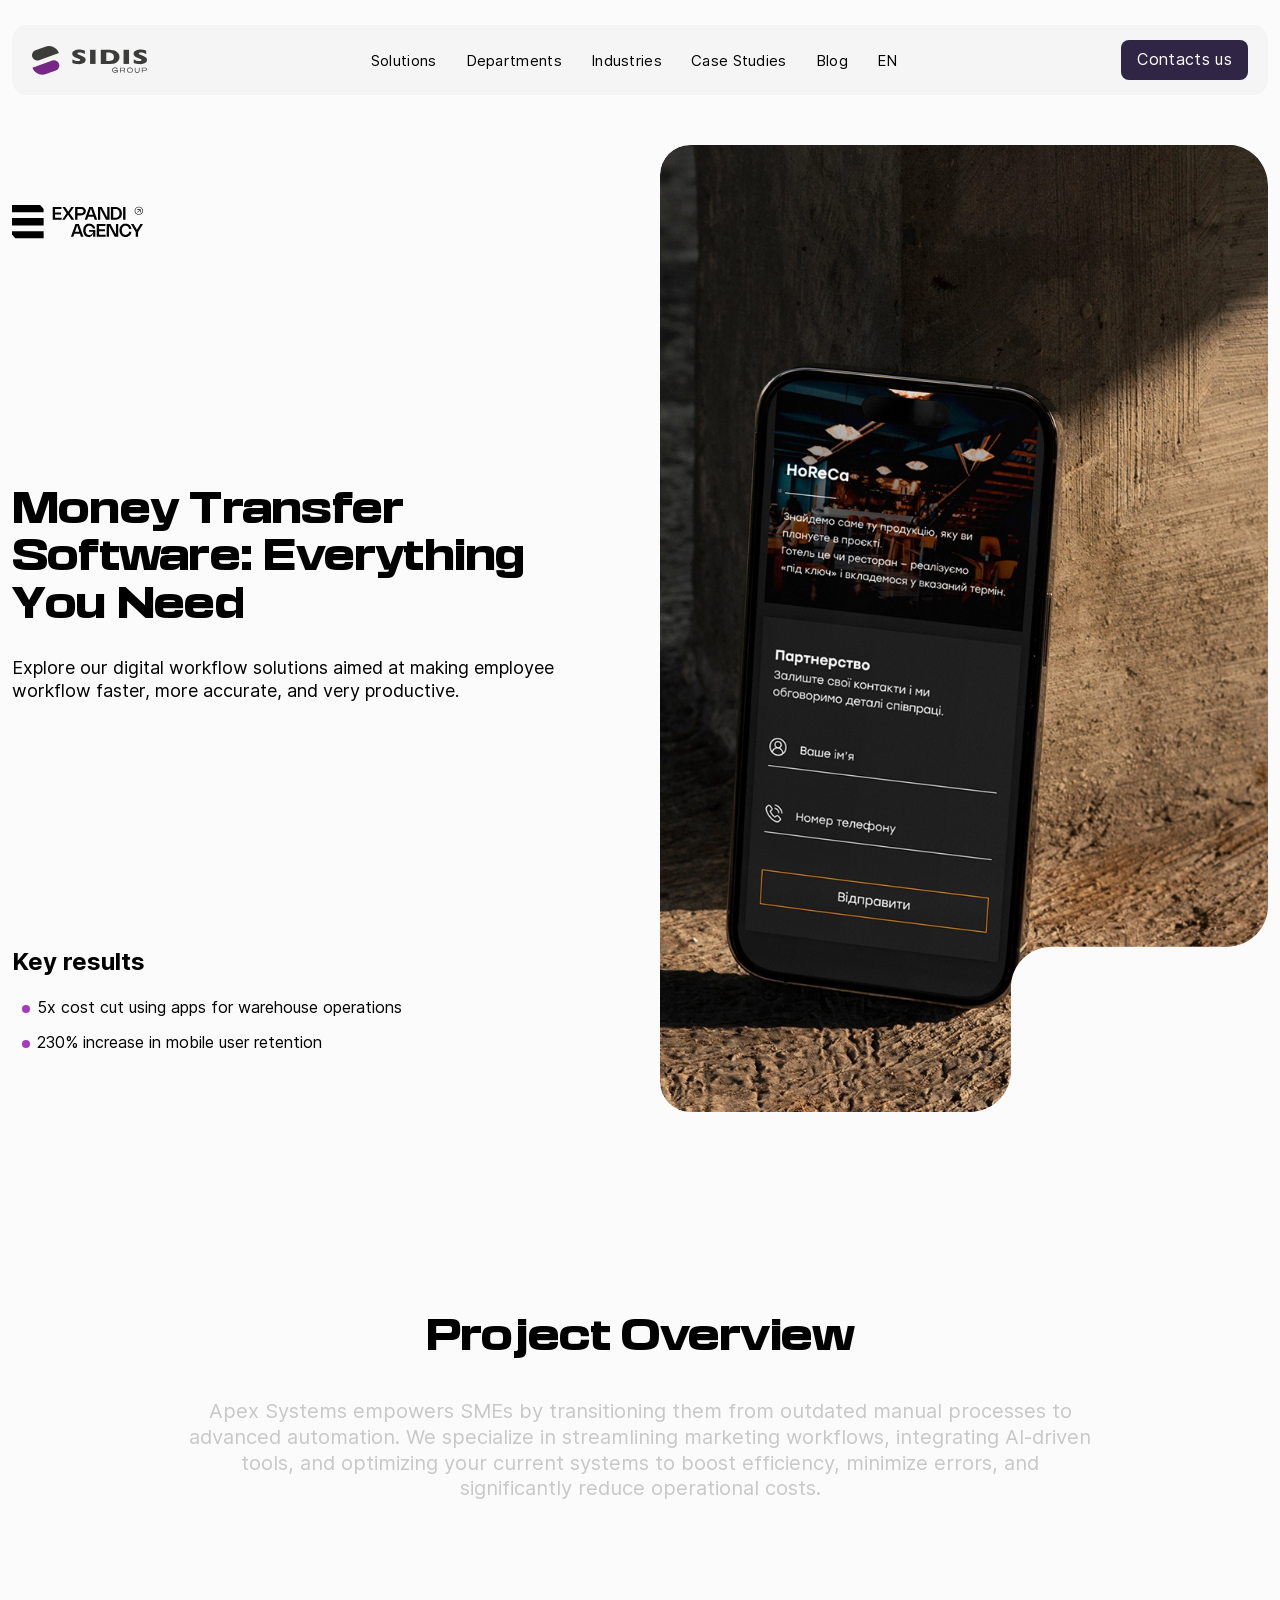
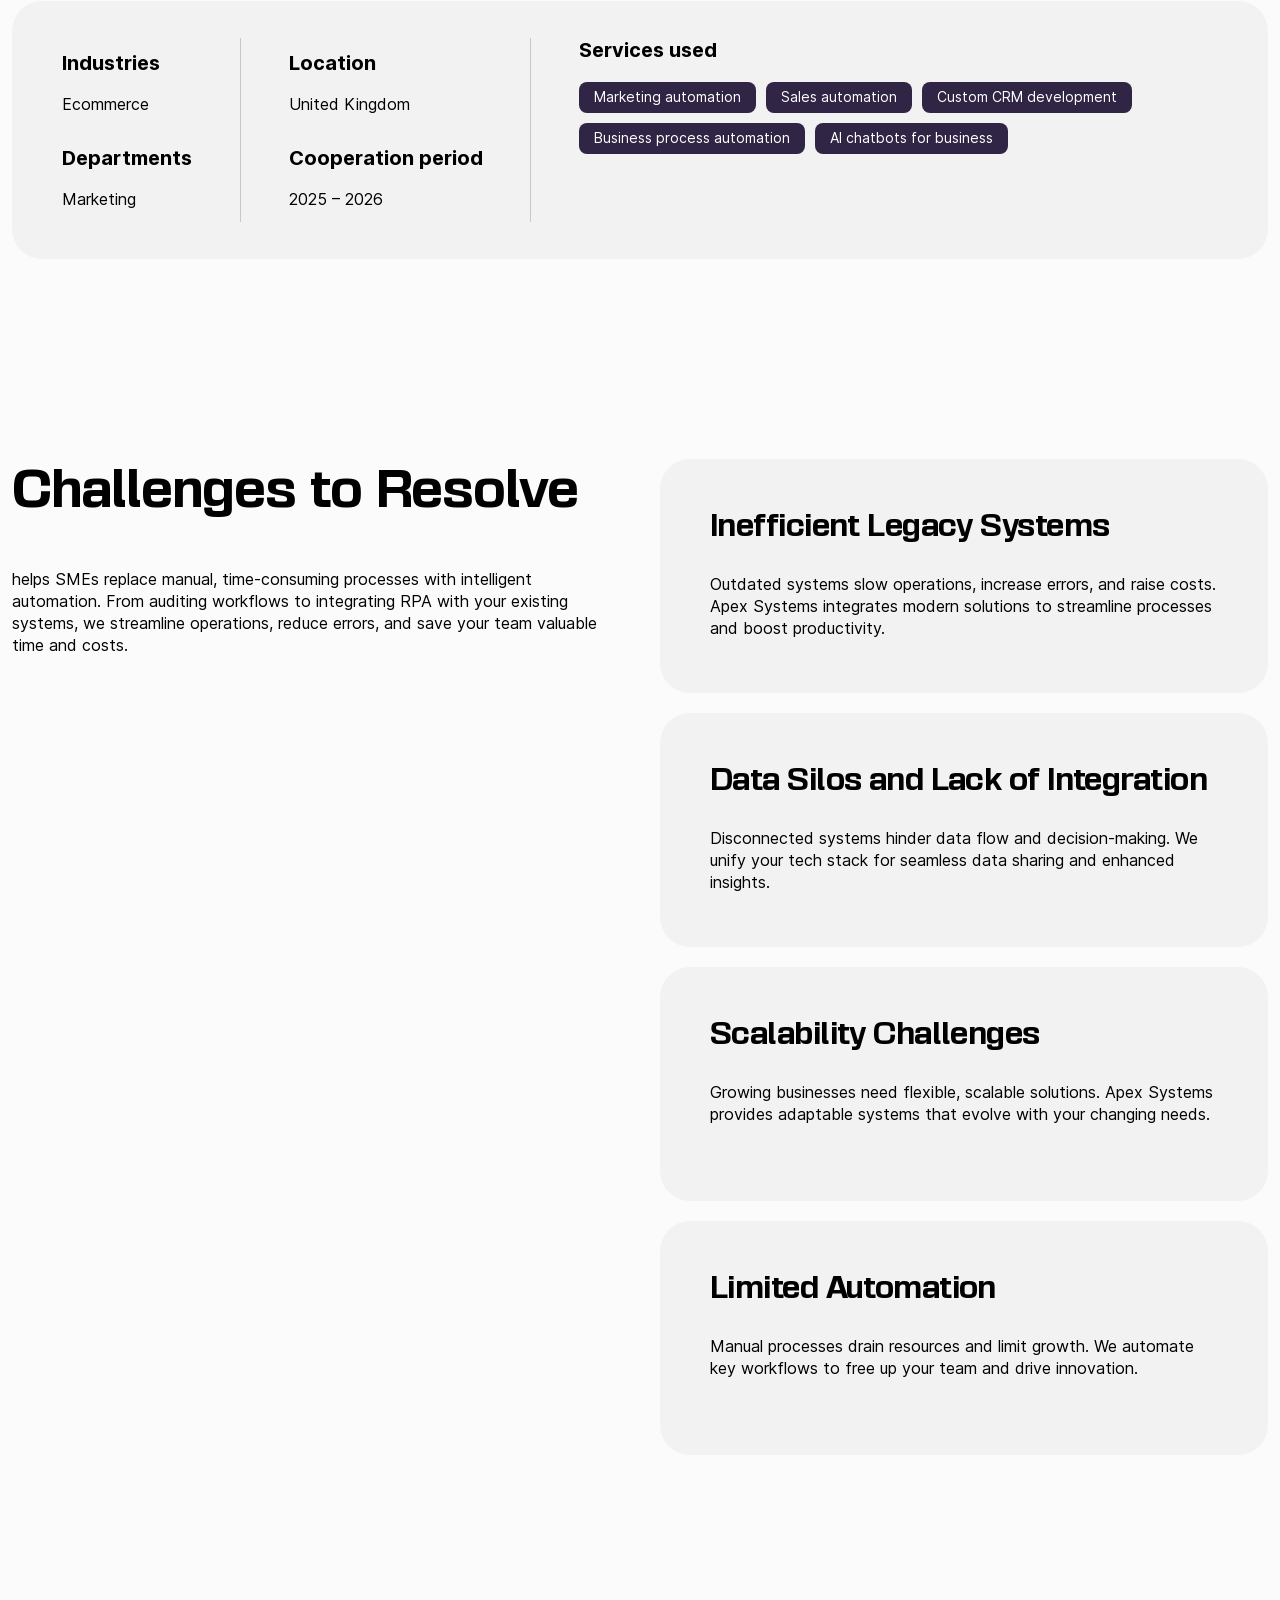
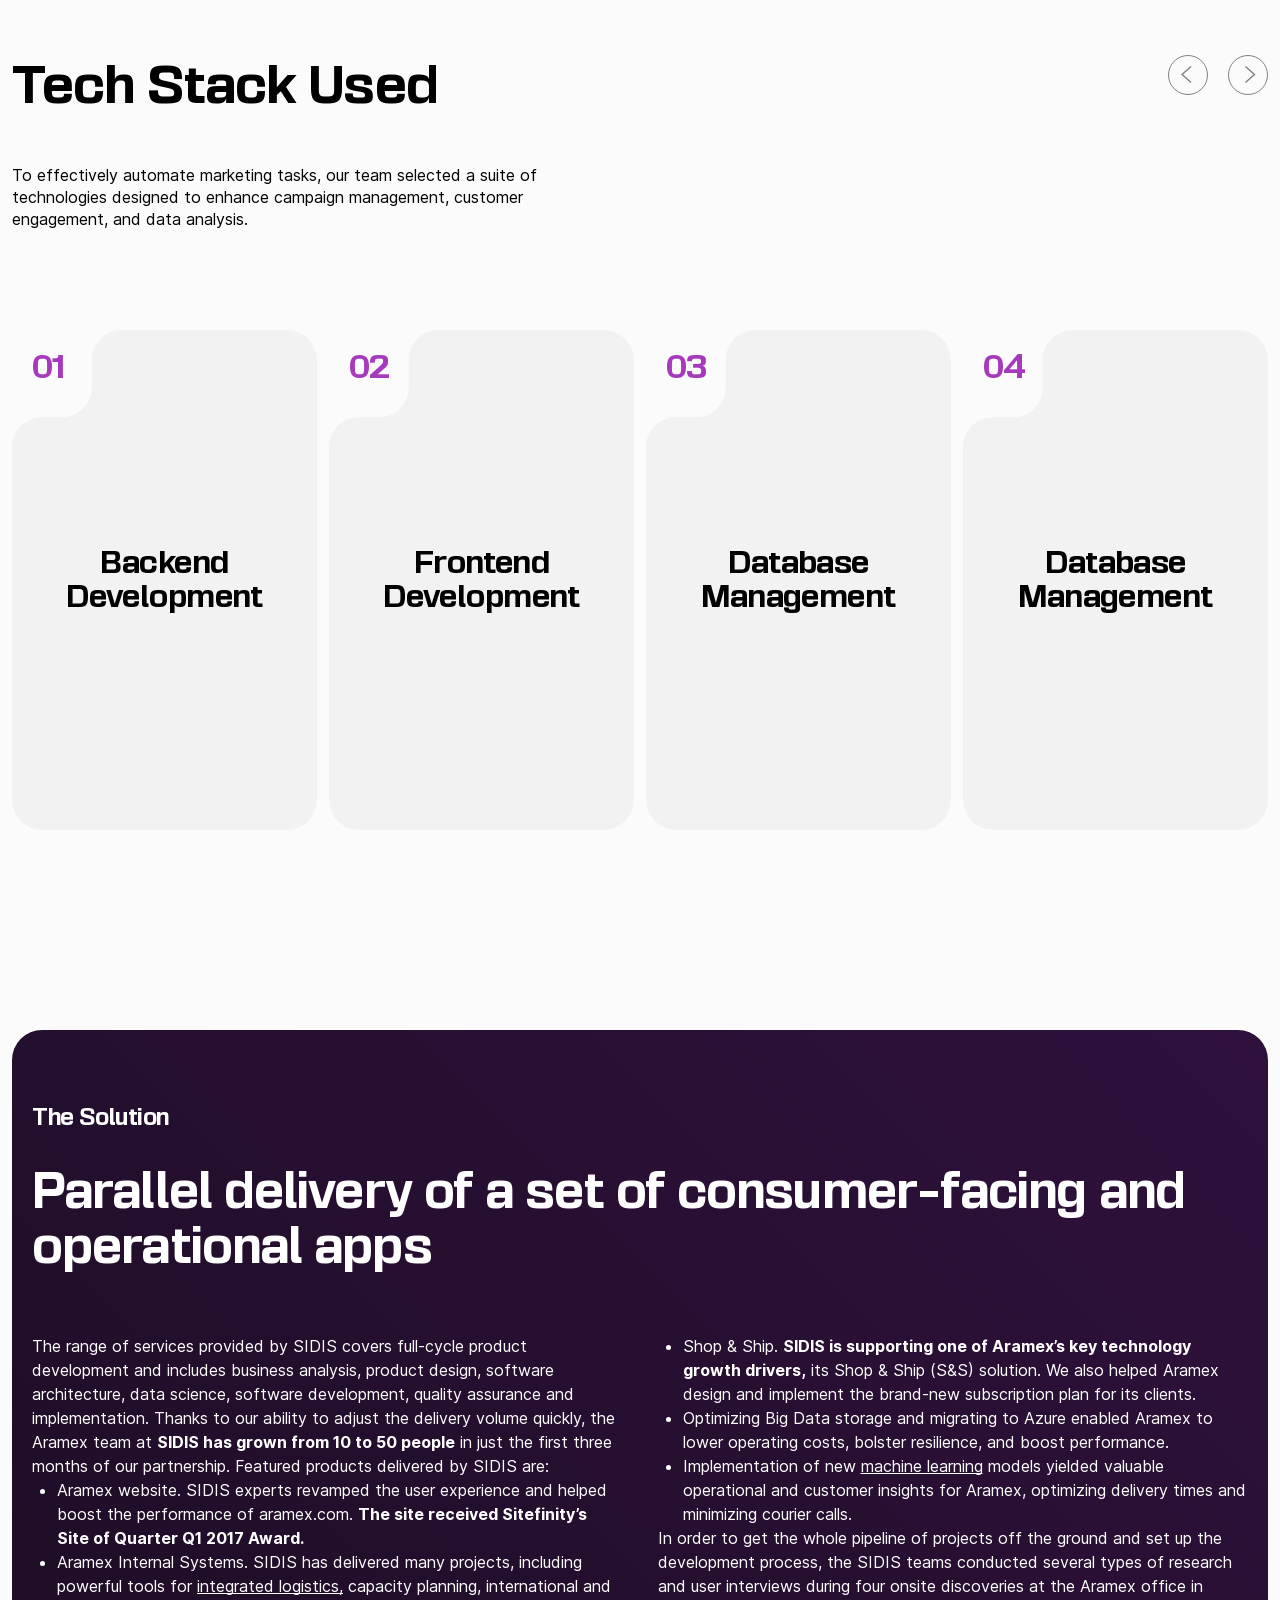
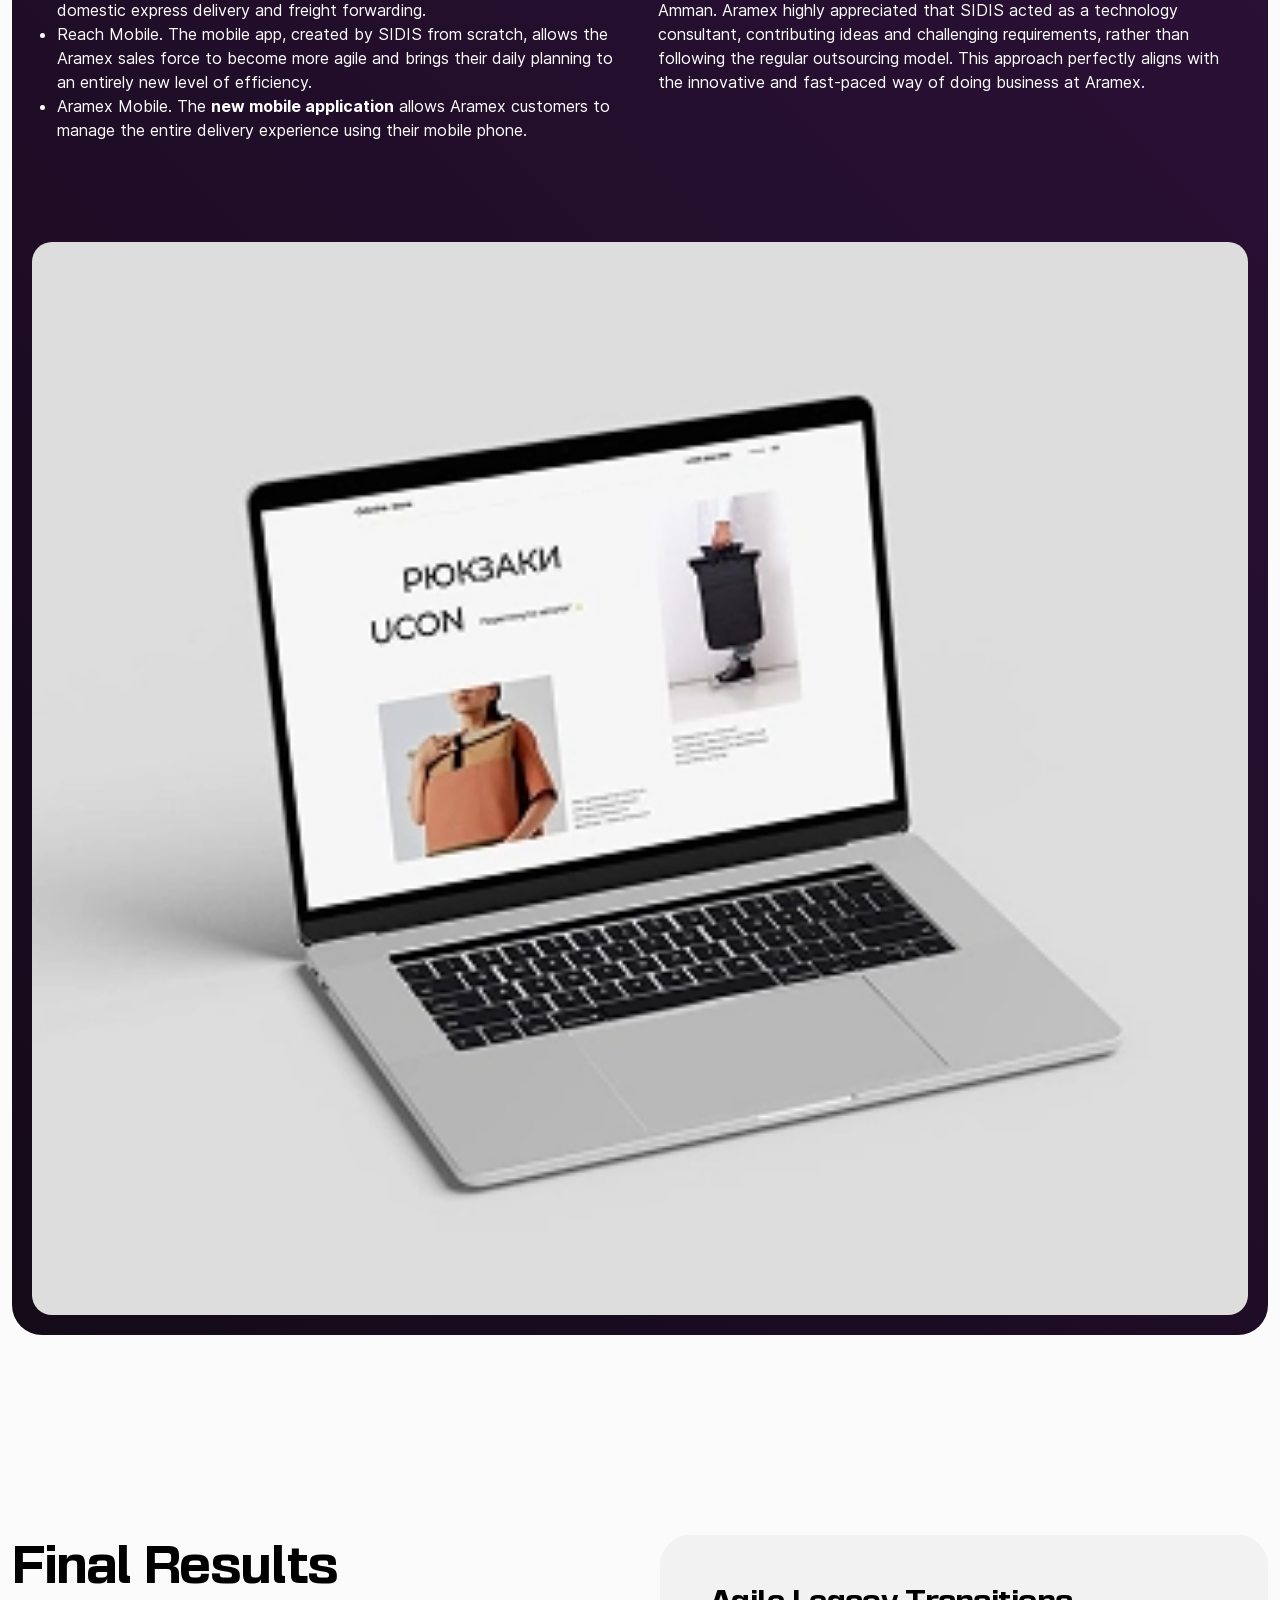
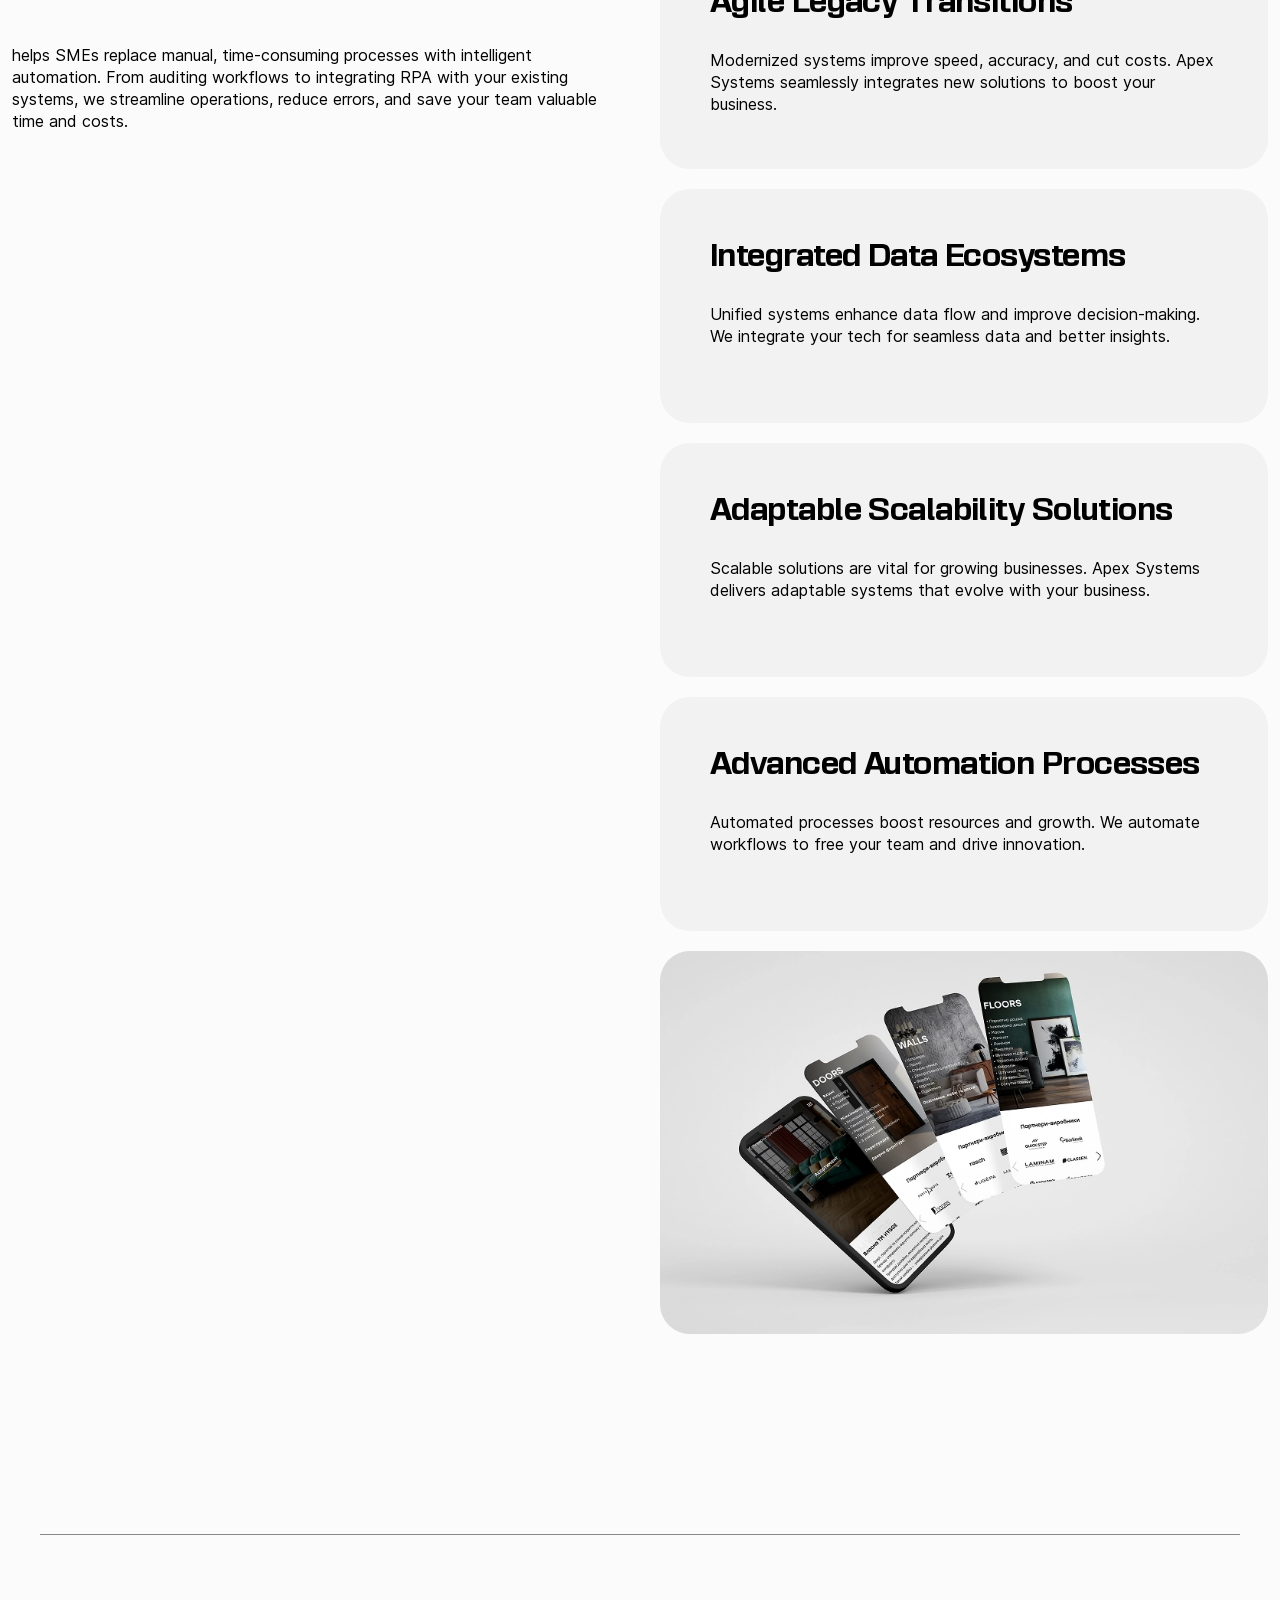
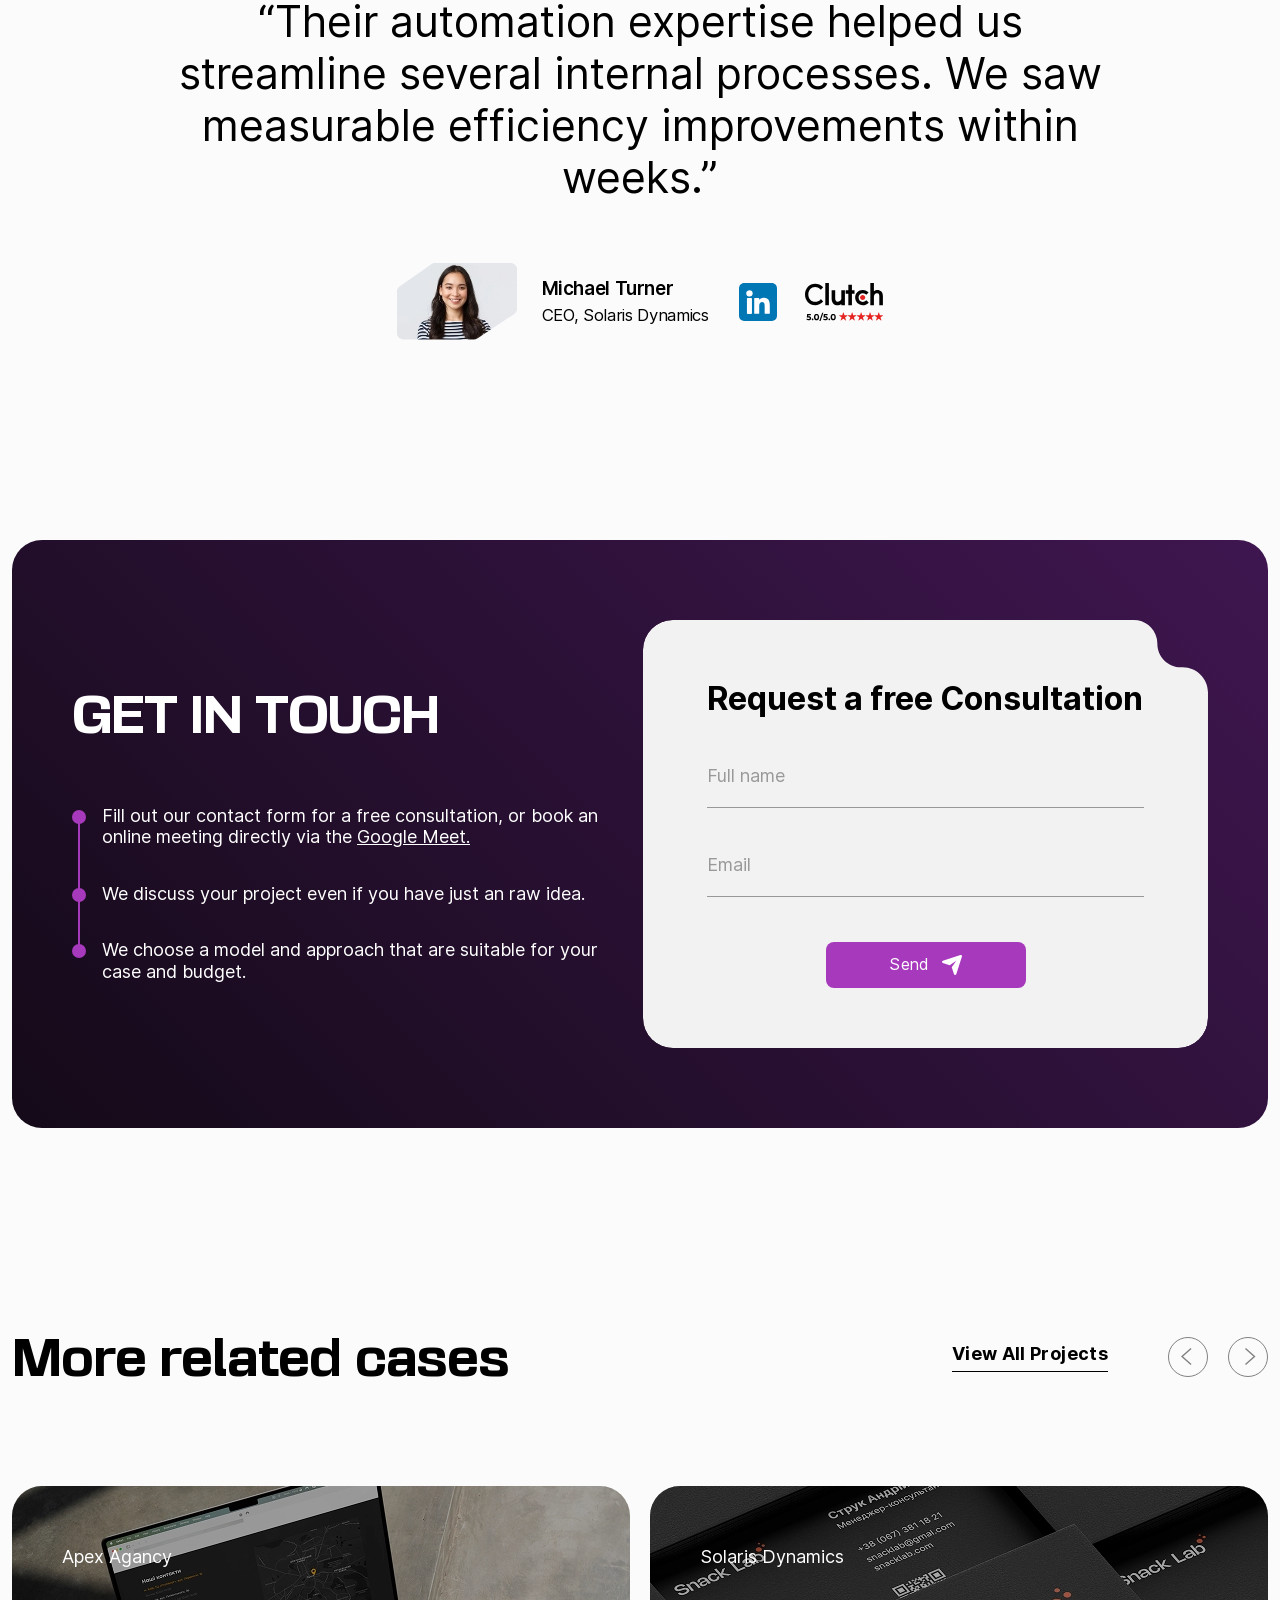
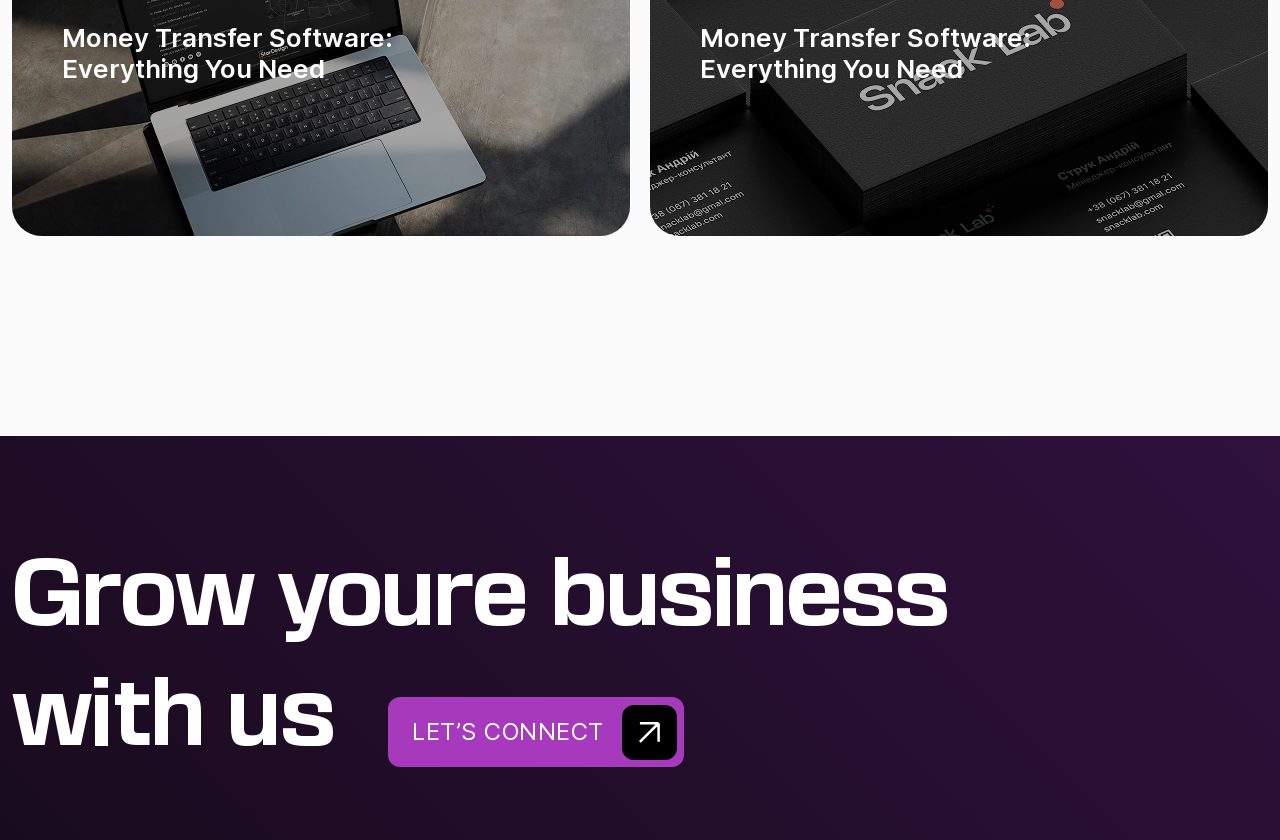
<file: case.html>
<!doctype html>
<html lang="en" class="">
	<head>
		<meta charset="UTF-8">
		<meta name="viewport" content="width=device-width, initial-scale=1.0">
		<link rel="preload" href="./assets/fonts/Inter-SemiBold.woff2" as="font" type="font/woff2" crossorigin="anonymous">
		<link rel="preload" href="./assets/fonts/Inter-Regular.woff2" as="font" type="font/woff2" crossorigin="anonymous">
		<link rel="preload" href="./assets/fonts/Inter-Medium.woff2" as="font" type="font/woff2" crossorigin="anonymous">
		<link rel="preload" href="./assets/fonts/Inter-Bold.woff2" as="font" type="font/woff2" crossorigin="anonymous">
		<link rel="preload" href="./assets/fonts/BasementGrotesqueExpanded-Black.woff2" as="font" type="font/woff2" crossorigin="anonymous">
		<link rel="preload" href="./assets/fonts/BasementGrotesque-Medium.woff2" as="font" type="font/woff2" crossorigin="anonymous">
		<link rel="preload" href="./assets/fonts/BasementGrotesque-Bold.woff2" as="font" type="font/woff2" crossorigin="anonymous">
		<link rel="preload" href="./assets/fonts/BasementGrotesque-Black.woff2" as="font" type="font/woff2" crossorigin="anonymous">
		<link rel="shortcut icon" href="./assets/img/favicon.ico">
		<title>Case Studies</title>
		<script type="module" crossorigin="" src="./js/app.min.js?v=1778517779360"></script>
		<link rel="stylesheet" crossorigin="" href="./css/app.min.css?v=1778517779360">
	</head>
	<body>
		<div class="wrapper" data-top-position="">
			<header class="header" data-fls-lp="" data-fls-header-scroll="200" data-fls-header-scroll-show="">
				<div class="header__container">
					<div class="header__body">
						<a href="#" class="header__logo">
							<svg width="115" height="29" viewbox="0 0 115 29" fill="none" xmlns="http://www.w3.org/2000/svg">
								<path d="M53.6506 13.8293C53.6506 14.7154 53.3599 15.4805 52.7785 16.1294C52.1971 16.7759 51.3877 17.2736 50.3458 17.6155C49.3062 17.9597 48.1131 18.1318 46.7665 18.1318C46.3897 18.1318 45.9292 18.1132 45.3827 18.076C44.8361 18.0388 44.1105 17.9342 43.2058 17.7644C42.3011 17.5946 41.3592 17.3411 40.3801 17.0085V13.5339C41.2987 13.9758 42.2011 14.3456 43.0872 14.6386C43.9733 14.9316 44.9245 15.0782 45.9385 15.0782C46.8735 15.0782 47.4782 14.9572 47.7549 14.7154C48.0317 14.4735 48.1689 14.2479 48.1689 14.0362C48.1689 13.6548 47.934 13.3339 47.4619 13.0711C46.9898 12.8083 46.3037 12.5385 45.4036 12.2594C44.4082 11.9315 43.5337 11.5756 42.7825 11.1919C42.0313 10.8081 41.4173 10.3244 40.9406 9.74529C40.4638 9.16618 40.2266 8.48242 40.2266 7.69167C40.2266 6.90093 40.4661 6.2381 40.9475 5.62178C41.429 5.00546 42.1616 4.51241 43.15 4.14495C44.1384 3.77748 45.3432 3.59375 46.7688 3.59375C47.7828 3.59375 48.7201 3.6705 49.5806 3.824C50.4411 3.97749 51.1505 4.1496 51.711 4.34031C52.2715 4.53102 52.6552 4.67986 52.8645 4.78917V8.1103C52.1226 7.694 51.2947 7.32421 50.3807 6.99628C49.4667 6.66835 48.4899 6.50555 47.4503 6.50555C46.7688 6.50555 46.2758 6.60789 45.9688 6.81255C45.6618 7.01721 45.5106 7.26839 45.5106 7.56841C45.5106 7.8475 45.6641 8.08937 45.9688 8.29403C46.2734 8.4987 46.82 8.74755 47.6061 9.04059C49.0038 9.55225 50.1225 10.0104 50.9621 10.4197C51.8017 10.8291 52.4575 11.3012 52.9343 11.8361C53.4111 12.371 53.6483 13.0362 53.6483 13.8339L53.6506 13.8293Z" fill="currentColor"></path>
								<path d="M63.5419 17.9472H58.0625V3.78125H63.5419V17.9472Z" fill="currentColor"></path>
								<path d="M87.4849 11.1212C87.4849 12.5725 87.1453 13.7377 86.4686 14.6168C85.7918 15.4959 84.994 16.2076 84.0754 16.7518C82.773 17.5495 80.9519 17.9472 78.6099 17.9472H68.8047V3.78125H76.354C77.4889 3.78125 78.4611 3.82776 79.2704 3.91847C80.0775 4.00917 80.8054 4.13941 81.452 4.30686C82.0985 4.47432 82.6497 4.66037 83.1032 4.86969C83.5567 5.07668 83.9637 5.29995 84.3219 5.5395C84.9429 5.93487 85.4871 6.40234 85.9546 6.93958C86.422 7.47682 86.7941 8.10244 87.0686 8.80946C87.343 9.51648 87.4826 10.2886 87.4826 11.1189L87.4849 11.1212ZM81.9148 10.9375C81.9148 9.78626 81.6334 8.88854 81.0706 8.24431C80.5077 7.60009 79.8286 7.16983 79.0379 6.95121C78.2471 6.73259 77.4401 6.62328 76.6191 6.62328H74.2864V15.0145H76.6191C78.0518 15.0145 79.2937 14.7494 80.3426 14.2168C81.3915 13.6842 81.9148 12.5911 81.9148 10.9352V10.9375Z" fill="currentColor"></path>
								<path d="M97.0419 17.9472H91.5625V3.78125H97.0419V17.9472Z" fill="currentColor"></path>
								<path d="M115.002 13.8293C115.002 14.7154 114.711 15.4805 114.13 16.1294C113.549 16.7759 112.739 17.2736 111.697 17.6155C110.658 17.9597 109.465 18.1318 108.118 18.1318C107.741 18.1318 107.281 18.1132 106.734 18.076C106.188 18.0388 105.462 17.9342 104.557 17.7644C103.653 17.5946 102.711 17.3411 101.732 17.0085V13.5339C102.65 13.9758 103.553 14.3456 104.439 14.6386C105.325 14.9316 106.276 15.0782 107.29 15.0782C108.225 15.0782 108.83 14.9572 109.106 14.7154C109.383 14.4735 109.52 14.2479 109.52 14.0362C109.52 13.6548 109.286 13.3339 108.813 13.0711C108.341 12.8083 107.655 12.5385 106.755 12.2594C105.76 11.9315 104.885 11.5756 104.134 11.1919C103.383 10.8081 102.769 10.3244 102.292 9.74529C101.815 9.16618 101.578 8.48242 101.578 7.69167C101.578 6.90093 101.818 6.2381 102.299 5.62178C102.781 5.00546 103.513 4.51241 104.502 4.14495C105.49 3.77748 106.695 3.59375 108.12 3.59375C109.134 3.59375 110.072 3.6705 110.932 3.824C111.793 3.97749 112.502 4.1496 113.063 4.34031C113.623 4.53102 114.007 4.67986 114.216 4.78917V8.1103C113.474 7.694 112.646 7.32421 111.732 6.99628C110.818 6.66835 109.841 6.50555 108.802 6.50555C108.12 6.50555 107.627 6.60789 107.32 6.81255C107.013 7.01721 106.862 7.26839 106.862 7.56841C106.862 7.8475 107.016 8.08937 107.32 8.29403C107.625 8.4987 108.172 8.74755 108.958 9.04059C110.355 9.55225 111.474 10.0104 112.314 10.4197C113.153 10.8291 113.809 11.3012 114.286 11.8361C114.763 12.371 115 13.0362 115 13.8339L115.002 13.8293Z" fill="currentColor"></path>
								<path d="M85.0943 25.8681C84.9082 26.1192 84.6478 26.3286 84.3129 26.4914C83.9779 26.6565 83.543 26.7402 83.0081 26.7402C82.5709 26.7402 82.1802 26.6821 81.836 26.5681C81.4918 26.4541 81.201 26.289 80.9615 26.0727C80.7219 25.8564 80.5382 25.5936 80.4149 25.2843C80.2894 24.975 80.2266 24.6238 80.2266 24.2284V24.0959C80.2266 23.6819 80.2894 23.3167 80.4149 23.0005C80.5405 22.6842 80.7219 22.419 80.9615 22.2004C81.201 21.9841 81.4941 21.8213 81.836 21.712C82.1802 21.6027 82.5709 21.5469 83.0081 21.5469C83.7477 21.5469 84.3477 21.698 84.8106 22.0004C85.2734 22.3027 85.5571 22.7586 85.6594 23.3679H84.9199C84.8734 23.1865 84.7943 23.0191 84.6873 22.8702C84.578 22.719 84.4408 22.5911 84.2756 22.4865C84.1105 22.3818 83.9221 22.3004 83.7105 22.2423C83.4988 22.1841 83.264 22.1539 83.0081 22.1539C82.6686 22.1539 82.3685 22.2027 82.1127 22.3004C81.8546 22.3981 81.6383 22.5353 81.4662 22.7121C81.2941 22.8888 81.1661 23.1005 81.0778 23.3447C80.9917 23.5889 80.9499 23.8586 80.9499 24.1563C80.9499 24.454 80.9917 24.7029 81.0778 24.9448C81.1638 25.1866 81.2917 25.3936 81.4662 25.568C81.6406 25.7425 81.8546 25.8797 82.1127 25.9797C82.3709 26.0797 82.6686 26.1285 83.0081 26.1285C83.3477 26.1285 83.6175 26.0913 83.8593 26.0169C84.1012 25.9425 84.3059 25.8402 84.478 25.7099C84.6478 25.5797 84.7826 25.4285 84.8827 25.2611C84.9827 25.0913 85.0478 24.9122 85.0803 24.7192H82.436V24.0912H85.7781V26.5751H85.0943V25.8634V25.8681Z" fill="currentColor"></path>
								<path d="M88.7619 24.801V26.5871H88.0781V21.7031H91.3365C91.5923 21.7031 91.8249 21.738 92.0342 21.8031C92.2435 21.8706 92.4226 21.9706 92.5668 22.1031C92.7133 22.2357 92.8272 22.4032 92.9086 22.6032C92.99 22.8032 93.0296 23.0358 93.0296 23.3009C93.0156 23.6916 92.9226 24.0009 92.7482 24.2289C92.5737 24.4568 92.3319 24.6173 92.0272 24.7103L93.1087 26.5802H92.3063L91.2946 24.801H88.7619ZM88.7619 24.187H91.1062C91.5109 24.187 91.8109 24.1079 92.0086 23.9498C92.2063 23.7916 92.304 23.5614 92.304 23.259C92.304 22.9567 92.2109 22.7288 92.0249 22.5636C91.8388 22.3985 91.5574 22.3148 91.1806 22.3148H88.7596V24.1847L88.7619 24.187Z" fill="currentColor"></path>
								<path d="M95.0703 24.0959C95.0843 23.654 95.1633 23.2726 95.3029 22.9516C95.4448 22.6307 95.6401 22.3679 95.889 22.1585C96.1378 21.9516 96.4332 21.7981 96.7751 21.698C97.1169 21.598 97.4984 21.5469 97.917 21.5469C98.3356 21.5469 98.717 21.6004 99.0589 21.7027C99.4008 21.8074 99.6962 21.9632 99.945 22.1748C100.194 22.3865 100.389 22.6493 100.531 22.9679C100.673 23.2865 100.75 23.661 100.764 24.0935V24.2191C100.75 24.6517 100.671 25.0285 100.531 25.3448C100.389 25.6634 100.194 25.9262 99.945 26.1309C99.6962 26.3355 99.4008 26.489 99.0589 26.5867C98.717 26.6867 98.3356 26.7379 97.917 26.7379C97.4984 26.7379 97.1193 26.689 96.7751 26.5867C96.4332 26.4867 96.1378 26.3332 95.889 26.1262C95.6401 25.9192 95.4448 25.6588 95.3029 25.3401C95.161 25.0238 95.0843 24.6494 95.0703 24.2168V24.0912V24.0959ZM97.917 22.1632C97.596 22.1632 97.3053 22.2051 97.0425 22.2888C96.7797 22.3725 96.5565 22.4981 96.3727 22.6632C96.189 22.8283 96.0471 23.0353 95.9471 23.2842C95.8471 23.533 95.7959 23.8261 95.7959 24.1587C95.7959 24.4912 95.8448 24.7633 95.9471 25.0075C96.0471 25.2518 96.189 25.4564 96.3727 25.6215C96.5565 25.7867 96.7797 25.9123 97.0425 25.9983C97.3053 26.0844 97.596 26.1262 97.917 26.1262C98.2379 26.1262 98.5287 26.0844 98.7915 26.0006C99.0543 25.9169 99.2775 25.7913 99.4613 25.6262C99.645 25.4611 99.7869 25.2564 99.8869 25.0122C99.9869 24.768 100.036 24.4819 100.036 24.1563C100.036 23.8307 99.9869 23.5516 99.8869 23.3051C99.7869 23.0586 99.645 22.8493 99.4613 22.6795C99.2775 22.5097 99.0543 22.3795 98.7915 22.2911C98.5287 22.2027 98.2379 22.1585 97.917 22.1585V22.1632Z" fill="currentColor"></path>
								<path d="M107.554 24.6242C107.526 25.3545 107.314 25.8894 106.919 26.2243C106.523 26.5616 105.94 26.729 105.167 26.729C104.395 26.729 103.812 26.5592 103.414 26.215C103.016 25.8731 102.805 25.3429 102.781 24.6219V21.7055H103.465V24.301C103.465 24.5661 103.484 24.8103 103.521 25.0336C103.558 25.2568 103.637 25.4499 103.753 25.6103C103.872 25.7708 104.042 25.8964 104.263 25.9825C104.484 26.0708 104.784 26.115 105.16 26.115C105.537 26.115 105.84 26.0732 106.063 25.9871C106.286 25.9011 106.461 25.7778 106.579 25.6196C106.698 25.4615 106.775 25.2708 106.814 25.0498C106.851 24.8289 106.87 24.5847 106.87 24.3126V21.7031H107.554V24.6196V24.6242Z" fill="currentColor"></path>
								<path d="M110.543 24.801V26.5871H109.859V21.7031H113.097C113.353 21.7031 113.585 21.738 113.794 21.8031C114.004 21.8706 114.183 21.9706 114.327 22.1031C114.474 22.2357 114.588 22.4032 114.669 22.6032C114.75 22.8032 114.79 23.0358 114.79 23.3009C114.781 23.5567 114.734 23.78 114.65 23.9707C114.567 24.1614 114.45 24.3172 114.304 24.4382C114.157 24.5591 113.983 24.6498 113.778 24.7103C113.574 24.7708 113.346 24.801 113.094 24.801H110.541H110.543ZM110.543 24.187H113.069C113.371 24.187 113.613 24.1079 113.794 23.9498C113.976 23.7916 114.067 23.5614 114.067 23.259C114.067 22.9567 113.976 22.7288 113.794 22.5636C113.613 22.3985 113.371 22.3148 113.069 22.3148H110.543V24.1847V24.187Z" fill="currentColor"></path>
								<path d="M3.47226 4.24281L13.3833 0.63547C18.8536 -1.35553 24.9108 1.46899 26.9018 6.93921L7.0796 14.1539C4.34339 15.1498 1.31479 13.7375 0.318896 11.0013C-0.676204 8.26731 0.738242 5.23791 3.47226 4.24281Z" fill="currentColor"></path>
								<path d="M23.8629 24.4425L13.9518 28.0498C8.48159 30.0408 2.42438 27.2163 0.433387 21.7461L20.2555 14.5314C22.9917 13.5355 26.0203 14.9478 27.0162 17.684C28.0121 20.4202 26.5999 23.4488 23.8637 24.4447L23.8629 24.4425Z" fill="#772885"></path>
							</svg>
						</a>
						<div class="header__menu menu">
							<div class="menu__head">
								<button type="button" class="menu__close" data-menu-burger="">
									<svg width="19" height="19" viewbox="0 0 19 19" fill="none" xmlns="http://www.w3.org/2000/svg">
										<rect width="24" height="2" rx="1" transform="matrix(0.705635 0.708575 -0.705635 0.708575 1.37695 0)" fill="currentColor"></rect>
										<rect width="24" height="2" rx="1" transform="matrix(0.705635 -0.708575 0.705635 0.708575 0.402344 17.6169)" fill="currentColor"></rect>
									</svg>
								</button>
							</div>
							<nav class="menu__body">
								<ul class="menu__list">
									<li class="menu__item">
										<a href="#" class="menu__link" data-menu="solutions">
											<span class="menu__link-text">Solutions</span>
										</a>
										<div class="submenu" data-fls-lp="" data-menu-target="solutions" data-submenu="">
											<div class="submenu__container">
												<div class="submenu__inner">
													<ul class="submenu__list">
														<li class="submenu__item">
															<a href="#" class="submenu__link" data-submenu-link="1">
																<span class="submenu__link-title">Application development</span>
																<span class="submenu__link-text">End-to-end engineering services for seamless software delivery.</span>
															</a>
															<div class="submenu__body" data-submenu-item="1">
																<ul class="submenu__sublist" data-scroll-block="">
																	<li class="submenu__subitem">
																		<a href="#" class="submenu__sublink">
																			<span class="submenu__sublink-icon">
																				<svg width="44" height="44" viewbox="0 0 44 44" fill="none" xmlns="http://www.w3.org/2000/svg">
																					<path d="M40.1328 18.1328C38.4545 18.1328 37.037 19.2137 36.5031 20.7109H28.3149C28.1475 19.8895 27.8197 19.1273 27.3715 18.4513L29.4757 16.3471C30.9092 17.0258 32.6592 16.8086 33.8496 15.6202C35.0354 14.4343 35.2579 12.6831 34.577 11.2459L36.7681 9.0548C38.2029 9.73242 39.956 9.5138 41.1421 8.32769H41.1434C42.6491 6.81957 42.6491 4.36605 41.1421 2.85673C39.6328 1.34991 37.1793 1.35369 35.6725 2.85802C34.4874 4.0431 34.2683 5.79683 34.9455 7.2319L32.7446 9.43284C31.3124 8.78969 29.5206 9.01003 28.3813 10.1505C27.1915 11.3403 26.9745 13.0912 27.6529 14.5246L25.5489 16.6286C24.8729 16.1804 24.1106 15.8526 23.2892 15.6852V7.58287C24.7863 7.04894 25.8672 5.63148 25.8672 3.95312C25.8672 1.82067 24.1325 0 22 0C19.8675 0 18.1328 1.82067 18.1328 3.95312C18.1328 5.63148 19.2137 7.04894 20.7109 7.58287V15.6851C19.8895 15.8525 19.1273 16.1803 18.4513 16.6285L16.3471 14.5243C17.0258 13.0908 16.8086 11.3408 15.6202 10.1504C14.4797 9.00994 12.6885 8.78977 11.2559 9.43302L9.05463 7.23173C9.73191 5.79666 9.51268 4.04293 8.32769 2.85785C8.32769 2.85785 8.32769 2.85785 8.32769 2.85656C6.81837 1.34973 4.36605 1.35352 2.85673 2.85785C1.35111 4.36597 1.35111 6.81948 2.85802 8.32752C4.04336 9.51285 5.79666 9.73251 7.23207 9.05463L9.42313 11.2457C8.74259 12.6827 8.96362 14.4341 10.1506 15.6188C11.3404 16.8086 13.0913 17.0256 14.5246 16.3472L16.6286 18.4512C16.1805 19.1272 15.8527 19.8895 15.6853 20.7109H7.49693C6.963 19.2137 5.54555 18.1328 3.86719 18.1328C1.73473 18.1328 0 19.8675 0 22C0 24.1325 1.73473 25.8672 3.86719 25.8672C5.54555 25.8672 6.963 24.7863 7.49693 23.2891H15.6851C15.8525 24.1105 16.1803 24.8727 16.6285 25.5487L14.5142 27.6629C13.0831 27.0211 11.2924 27.2407 10.1504 28.3798C8.96457 29.5655 8.74208 31.3169 9.42296 32.7541L7.23181 34.9453C5.79691 34.268 4.04362 34.4872 2.85665 35.6722C1.35102 37.1803 1.35102 39.6339 2.85794 41.1432C4.36605 42.6488 6.81966 42.6486 8.3276 41.1432C8.3276 41.1419 8.3276 41.1419 8.3276 41.1419C9.51268 39.9568 9.73182 38.2031 9.05455 36.768L11.2456 34.577C12.6823 35.2573 14.4334 35.0361 15.6201 33.8493C16.8114 32.6557 17.0243 30.9056 16.3474 29.4751L18.4512 27.3713C19.1272 27.8194 19.8895 28.1472 20.7109 28.3146V36.4169C19.2136 36.9508 18.1327 38.3683 18.1327 40.0466C18.1327 42.1791 19.8675 43.9997 21.9999 43.9997C24.1324 43.9997 25.8671 42.1791 25.8671 40.0466C25.8671 38.3683 24.7862 36.9508 23.289 36.4169V28.3146C24.1104 28.1472 24.8726 27.8194 25.5486 27.3713L27.6526 29.4753C26.9744 30.9083 27.1908 32.6583 28.3797 33.8493C29.5656 35.035 31.3168 35.2577 32.754 34.5768L34.9452 36.7679C34.2679 38.203 34.4871 39.9571 35.6721 41.1431C37.1785 42.6469 39.6292 42.6506 41.1431 41.1418C42.6487 39.6337 42.6487 37.1802 41.1431 35.6721C41.1418 35.6721 41.1418 35.6721 41.1418 35.6721C39.956 34.4863 38.2022 34.2684 36.7679 34.9452L34.5769 32.7541C35.2572 31.3174 35.036 29.5664 33.8492 28.3797C32.706 27.2385 30.9158 27.0209 29.4854 27.6628L27.3712 25.5485C27.8193 24.8725 28.1471 24.1103 28.3145 23.2889H36.5027C37.0367 24.7861 38.4541 25.867 40.1325 25.867C42.2649 25.867 43.9997 24.1323 43.9997 21.9998C43.9997 19.8674 42.2653 18.1328 40.1328 18.1328Z" fill="currentColor"></path>
																				</svg>
																			</span>
																			<span class="submenu__sublink-title">SaaS platform development</span>
																			<span class="submenu__sublink-text">
																				Implement AI to transform your business operations, driving
														innovation
														and efficiency.
																			</span>
																		</a>
																	</li>
																	<li class="submenu__subitem">
																		<a href="#" class="submenu__sublink">
																			<span class="submenu__sublink-icon">
																				<svg width="44" height="44" viewbox="0 0 44 44" fill="none" xmlns="http://www.w3.org/2000/svg">
																					<path d="M40.1328 18.1328C38.4545 18.1328 37.037 19.2137 36.5031 20.7109H28.3149C28.1475 19.8895 27.8197 19.1273 27.3715 18.4513L29.4757 16.3471C30.9092 17.0258 32.6592 16.8086 33.8496 15.6202C35.0354 14.4343 35.2579 12.6831 34.577 11.2459L36.7681 9.0548C38.2029 9.73242 39.956 9.5138 41.1421 8.32769H41.1434C42.6491 6.81957 42.6491 4.36605 41.1421 2.85673C39.6328 1.34991 37.1793 1.35369 35.6725 2.85802C34.4874 4.0431 34.2683 5.79683 34.9455 7.2319L32.7446 9.43284C31.3124 8.78969 29.5206 9.01003 28.3813 10.1505C27.1915 11.3403 26.9745 13.0912 27.6529 14.5246L25.5489 16.6286C24.8729 16.1804 24.1106 15.8526 23.2892 15.6852V7.58287C24.7863 7.04894 25.8672 5.63148 25.8672 3.95312C25.8672 1.82067 24.1325 0 22 0C19.8675 0 18.1328 1.82067 18.1328 3.95312C18.1328 5.63148 19.2137 7.04894 20.7109 7.58287V15.6851C19.8895 15.8525 19.1273 16.1803 18.4513 16.6285L16.3471 14.5243C17.0258 13.0908 16.8086 11.3408 15.6202 10.1504C14.4797 9.00994 12.6885 8.78977 11.2559 9.43302L9.05463 7.23173C9.73191 5.79666 9.51268 4.04293 8.32769 2.85785C8.32769 2.85785 8.32769 2.85785 8.32769 2.85656C6.81837 1.34973 4.36605 1.35352 2.85673 2.85785C1.35111 4.36597 1.35111 6.81948 2.85802 8.32752C4.04336 9.51285 5.79666 9.73251 7.23207 9.05463L9.42313 11.2457C8.74259 12.6827 8.96362 14.4341 10.1506 15.6188C11.3404 16.8086 13.0913 17.0256 14.5246 16.3472L16.6286 18.4512C16.1805 19.1272 15.8527 19.8895 15.6853 20.7109H7.49693C6.963 19.2137 5.54555 18.1328 3.86719 18.1328C1.73473 18.1328 0 19.8675 0 22C0 24.1325 1.73473 25.8672 3.86719 25.8672C5.54555 25.8672 6.963 24.7863 7.49693 23.2891H15.6851C15.8525 24.1105 16.1803 24.8727 16.6285 25.5487L14.5142 27.6629C13.0831 27.0211 11.2924 27.2407 10.1504 28.3798C8.96457 29.5655 8.74208 31.3169 9.42296 32.7541L7.23181 34.9453C5.79691 34.268 4.04362 34.4872 2.85665 35.6722C1.35102 37.1803 1.35102 39.6339 2.85794 41.1432C4.36605 42.6488 6.81966 42.6486 8.3276 41.1432C8.3276 41.1419 8.3276 41.1419 8.3276 41.1419C9.51268 39.9568 9.73182 38.2031 9.05455 36.768L11.2456 34.577C12.6823 35.2573 14.4334 35.0361 15.6201 33.8493C16.8114 32.6557 17.0243 30.9056 16.3474 29.4751L18.4512 27.3713C19.1272 27.8194 19.8895 28.1472 20.7109 28.3146V36.4169C19.2136 36.9508 18.1327 38.3683 18.1327 40.0466C18.1327 42.1791 19.8675 43.9997 21.9999 43.9997C24.1324 43.9997 25.8671 42.1791 25.8671 40.0466C25.8671 38.3683 24.7862 36.9508 23.289 36.4169V28.3146C24.1104 28.1472 24.8726 27.8194 25.5486 27.3713L27.6526 29.4753C26.9744 30.9083 27.1908 32.6583 28.3797 33.8493C29.5656 35.035 31.3168 35.2577 32.754 34.5768L34.9452 36.7679C34.2679 38.203 34.4871 39.9571 35.6721 41.1431C37.1785 42.6469 39.6292 42.6506 41.1431 41.1418C42.6487 39.6337 42.6487 37.1802 41.1431 35.6721C41.1418 35.6721 41.1418 35.6721 41.1418 35.6721C39.956 34.4863 38.2022 34.2684 36.7679 34.9452L34.5769 32.7541C35.2572 31.3174 35.036 29.5664 33.8492 28.3797C32.706 27.2385 30.9158 27.0209 29.4854 27.6628L27.3712 25.5485C27.8193 24.8725 28.1471 24.1103 28.3145 23.2889H36.5027C37.0367 24.7861 38.4541 25.867 40.1325 25.867C42.2649 25.867 43.9997 24.1323 43.9997 21.9998C43.9997 19.8674 42.2653 18.1328 40.1328 18.1328Z" fill="currentColor"></path>
																				</svg>
																			</span>
																			<span class="submenu__sublink-title">Internal business systems development</span>
																			<span class="submenu__sublink-text">
																				Revolutionize customer service with AI-powered voice assistants,
														enhancing user experience.
																			</span>
																		</a>
																	</li>
																	<li class="submenu__subitem">
																		<a href="#" class="submenu__sublink">
																			<span class="submenu__sublink-icon">
																				<svg width="44" height="44" viewbox="0 0 44 44" fill="none" xmlns="http://www.w3.org/2000/svg">
																					<path d="M40.1328 18.1328C38.4545 18.1328 37.037 19.2137 36.5031 20.7109H28.3149C28.1475 19.8895 27.8197 19.1273 27.3715 18.4513L29.4757 16.3471C30.9092 17.0258 32.6592 16.8086 33.8496 15.6202C35.0354 14.4343 35.2579 12.6831 34.577 11.2459L36.7681 9.0548C38.2029 9.73242 39.956 9.5138 41.1421 8.32769H41.1434C42.6491 6.81957 42.6491 4.36605 41.1421 2.85673C39.6328 1.34991 37.1793 1.35369 35.6725 2.85802C34.4874 4.0431 34.2683 5.79683 34.9455 7.2319L32.7446 9.43284C31.3124 8.78969 29.5206 9.01003 28.3813 10.1505C27.1915 11.3403 26.9745 13.0912 27.6529 14.5246L25.5489 16.6286C24.8729 16.1804 24.1106 15.8526 23.2892 15.6852V7.58287C24.7863 7.04894 25.8672 5.63148 25.8672 3.95312C25.8672 1.82067 24.1325 0 22 0C19.8675 0 18.1328 1.82067 18.1328 3.95312C18.1328 5.63148 19.2137 7.04894 20.7109 7.58287V15.6851C19.8895 15.8525 19.1273 16.1803 18.4513 16.6285L16.3471 14.5243C17.0258 13.0908 16.8086 11.3408 15.6202 10.1504C14.4797 9.00994 12.6885 8.78977 11.2559 9.43302L9.05463 7.23173C9.73191 5.79666 9.51268 4.04293 8.32769 2.85785C8.32769 2.85785 8.32769 2.85785 8.32769 2.85656C6.81837 1.34973 4.36605 1.35352 2.85673 2.85785C1.35111 4.36597 1.35111 6.81948 2.85802 8.32752C4.04336 9.51285 5.79666 9.73251 7.23207 9.05463L9.42313 11.2457C8.74259 12.6827 8.96362 14.4341 10.1506 15.6188C11.3404 16.8086 13.0913 17.0256 14.5246 16.3472L16.6286 18.4512C16.1805 19.1272 15.8527 19.8895 15.6853 20.7109H7.49693C6.963 19.2137 5.54555 18.1328 3.86719 18.1328C1.73473 18.1328 0 19.8675 0 22C0 24.1325 1.73473 25.8672 3.86719 25.8672C5.54555 25.8672 6.963 24.7863 7.49693 23.2891H15.6851C15.8525 24.1105 16.1803 24.8727 16.6285 25.5487L14.5142 27.6629C13.0831 27.0211 11.2924 27.2407 10.1504 28.3798C8.96457 29.5655 8.74208 31.3169 9.42296 32.7541L7.23181 34.9453C5.79691 34.268 4.04362 34.4872 2.85665 35.6722C1.35102 37.1803 1.35102 39.6339 2.85794 41.1432C4.36605 42.6488 6.81966 42.6486 8.3276 41.1432C8.3276 41.1419 8.3276 41.1419 8.3276 41.1419C9.51268 39.9568 9.73182 38.2031 9.05455 36.768L11.2456 34.577C12.6823 35.2573 14.4334 35.0361 15.6201 33.8493C16.8114 32.6557 17.0243 30.9056 16.3474 29.4751L18.4512 27.3713C19.1272 27.8194 19.8895 28.1472 20.7109 28.3146V36.4169C19.2136 36.9508 18.1327 38.3683 18.1327 40.0466C18.1327 42.1791 19.8675 43.9997 21.9999 43.9997C24.1324 43.9997 25.8671 42.1791 25.8671 40.0466C25.8671 38.3683 24.7862 36.9508 23.289 36.4169V28.3146C24.1104 28.1472 24.8726 27.8194 25.5486 27.3713L27.6526 29.4753C26.9744 30.9083 27.1908 32.6583 28.3797 33.8493C29.5656 35.035 31.3168 35.2577 32.754 34.5768L34.9452 36.7679C34.2679 38.203 34.4871 39.9571 35.6721 41.1431C37.1785 42.6469 39.6292 42.6506 41.1431 41.1418C42.6487 39.6337 42.6487 37.1802 41.1431 35.6721C41.1418 35.6721 41.1418 35.6721 41.1418 35.6721C39.956 34.4863 38.2022 34.2684 36.7679 34.9452L34.5769 32.7541C35.2572 31.3174 35.036 29.5664 33.8492 28.3797C32.706 27.2385 30.9158 27.0209 29.4854 27.6628L27.3712 25.5485C27.8193 24.8725 28.1471 24.1103 28.3145 23.2889H36.5027C37.0367 24.7861 38.4541 25.867 40.1325 25.867C42.2649 25.867 43.9997 24.1323 43.9997 21.9998C43.9997 19.8674 42.2653 18.1328 40.1328 18.1328Z" fill="currentColor"></path>
																				</svg>
																			</span>
																			<span class="submenu__sublink-title">Custom CRM development</span>
																			<span class="submenu__sublink-text">
																				Automate manual tasks to reduce errors, improve accuracy, and
														free
														up
														valuable time.
																			</span>
																		</a>
																	</li>
																	<li class="submenu__subitem">
																		<a href="#" class="submenu__sublink">
																			<span class="submenu__sublink-icon">
																				<svg width="44" height="44" viewbox="0 0 44 44" fill="none" xmlns="http://www.w3.org/2000/svg">
																					<path d="M40.1328 18.1328C38.4545 18.1328 37.037 19.2137 36.5031 20.7109H28.3149C28.1475 19.8895 27.8197 19.1273 27.3715 18.4513L29.4757 16.3471C30.9092 17.0258 32.6592 16.8086 33.8496 15.6202C35.0354 14.4343 35.2579 12.6831 34.577 11.2459L36.7681 9.0548C38.2029 9.73242 39.956 9.5138 41.1421 8.32769H41.1434C42.6491 6.81957 42.6491 4.36605 41.1421 2.85673C39.6328 1.34991 37.1793 1.35369 35.6725 2.85802C34.4874 4.0431 34.2683 5.79683 34.9455 7.2319L32.7446 9.43284C31.3124 8.78969 29.5206 9.01003 28.3813 10.1505C27.1915 11.3403 26.9745 13.0912 27.6529 14.5246L25.5489 16.6286C24.8729 16.1804 24.1106 15.8526 23.2892 15.6852V7.58287C24.7863 7.04894 25.8672 5.63148 25.8672 3.95312C25.8672 1.82067 24.1325 0 22 0C19.8675 0 18.1328 1.82067 18.1328 3.95312C18.1328 5.63148 19.2137 7.04894 20.7109 7.58287V15.6851C19.8895 15.8525 19.1273 16.1803 18.4513 16.6285L16.3471 14.5243C17.0258 13.0908 16.8086 11.3408 15.6202 10.1504C14.4797 9.00994 12.6885 8.78977 11.2559 9.43302L9.05463 7.23173C9.73191 5.79666 9.51268 4.04293 8.32769 2.85785C8.32769 2.85785 8.32769 2.85785 8.32769 2.85656C6.81837 1.34973 4.36605 1.35352 2.85673 2.85785C1.35111 4.36597 1.35111 6.81948 2.85802 8.32752C4.04336 9.51285 5.79666 9.73251 7.23207 9.05463L9.42313 11.2457C8.74259 12.6827 8.96362 14.4341 10.1506 15.6188C11.3404 16.8086 13.0913 17.0256 14.5246 16.3472L16.6286 18.4512C16.1805 19.1272 15.8527 19.8895 15.6853 20.7109H7.49693C6.963 19.2137 5.54555 18.1328 3.86719 18.1328C1.73473 18.1328 0 19.8675 0 22C0 24.1325 1.73473 25.8672 3.86719 25.8672C5.54555 25.8672 6.963 24.7863 7.49693 23.2891H15.6851C15.8525 24.1105 16.1803 24.8727 16.6285 25.5487L14.5142 27.6629C13.0831 27.0211 11.2924 27.2407 10.1504 28.3798C8.96457 29.5655 8.74208 31.3169 9.42296 32.7541L7.23181 34.9453C5.79691 34.268 4.04362 34.4872 2.85665 35.6722C1.35102 37.1803 1.35102 39.6339 2.85794 41.1432C4.36605 42.6488 6.81966 42.6486 8.3276 41.1432C8.3276 41.1419 8.3276 41.1419 8.3276 41.1419C9.51268 39.9568 9.73182 38.2031 9.05455 36.768L11.2456 34.577C12.6823 35.2573 14.4334 35.0361 15.6201 33.8493C16.8114 32.6557 17.0243 30.9056 16.3474 29.4751L18.4512 27.3713C19.1272 27.8194 19.8895 28.1472 20.7109 28.3146V36.4169C19.2136 36.9508 18.1327 38.3683 18.1327 40.0466C18.1327 42.1791 19.8675 43.9997 21.9999 43.9997C24.1324 43.9997 25.8671 42.1791 25.8671 40.0466C25.8671 38.3683 24.7862 36.9508 23.289 36.4169V28.3146C24.1104 28.1472 24.8726 27.8194 25.5486 27.3713L27.6526 29.4753C26.9744 30.9083 27.1908 32.6583 28.3797 33.8493C29.5656 35.035 31.3168 35.2577 32.754 34.5768L34.9452 36.7679C34.2679 38.203 34.4871 39.9571 35.6721 41.1431C37.1785 42.6469 39.6292 42.6506 41.1431 41.1418C42.6487 39.6337 42.6487 37.1802 41.1431 35.6721C41.1418 35.6721 41.1418 35.6721 41.1418 35.6721C39.956 34.4863 38.2022 34.2684 36.7679 34.9452L34.5769 32.7541C35.2572 31.3174 35.036 29.5664 33.8492 28.3797C32.706 27.2385 30.9158 27.0209 29.4854 27.6628L27.3712 25.5485C27.8193 24.8725 28.1471 24.1103 28.3145 23.2889H36.5027C37.0367 24.7861 38.4541 25.867 40.1325 25.867C42.2649 25.867 43.9997 24.1323 43.9997 21.9998C43.9997 19.8674 42.2653 18.1328 40.1328 18.1328Z" fill="currentColor"></path>
																				</svg>
																			</span>
																			<span class="submenu__sublink-title">Custom ERP development</span>
																			<span class="submenu__sublink-text">
																				Deploy smart AI chatbots to handle customer queries, automate
														tasks,
														and
														boost satisfaction.
																			</span>
																		</a>
																	</li>
																</ul>
															</div>
														</li>
														<li class="submenu__item">
															<a href="#" class="submenu__link" data-submenu-link="2">
																<span class="submenu__link-title">AI & Automation</span>
																<span class="submenu__link-text">Crafting innovative apps with a focus on user experience and scalability.</span>
															</a>
															<div class="submenu__body" data-submenu-item="2">
																<ul class="submenu__sublist" data-scroll-block="">
																	<li class="submenu__subitem">
																		<a href="#" class="submenu__sublink">
																			<span class="submenu__sublink-icon">
																				<svg width="44" height="44" viewbox="0 0 44 44" fill="none" xmlns="http://www.w3.org/2000/svg">
																					<path d="M40.1328 18.1328C38.4545 18.1328 37.037 19.2137 36.5031 20.7109H28.3149C28.1475 19.8895 27.8197 19.1273 27.3715 18.4513L29.4757 16.3471C30.9092 17.0258 32.6592 16.8086 33.8496 15.6202C35.0354 14.4343 35.2579 12.6831 34.577 11.2459L36.7681 9.0548C38.2029 9.73242 39.956 9.5138 41.1421 8.32769H41.1434C42.6491 6.81957 42.6491 4.36605 41.1421 2.85673C39.6328 1.34991 37.1793 1.35369 35.6725 2.85802C34.4874 4.0431 34.2683 5.79683 34.9455 7.2319L32.7446 9.43284C31.3124 8.78969 29.5206 9.01003 28.3813 10.1505C27.1915 11.3403 26.9745 13.0912 27.6529 14.5246L25.5489 16.6286C24.8729 16.1804 24.1106 15.8526 23.2892 15.6852V7.58287C24.7863 7.04894 25.8672 5.63148 25.8672 3.95312C25.8672 1.82067 24.1325 0 22 0C19.8675 0 18.1328 1.82067 18.1328 3.95312C18.1328 5.63148 19.2137 7.04894 20.7109 7.58287V15.6851C19.8895 15.8525 19.1273 16.1803 18.4513 16.6285L16.3471 14.5243C17.0258 13.0908 16.8086 11.3408 15.6202 10.1504C14.4797 9.00994 12.6885 8.78977 11.2559 9.43302L9.05463 7.23173C9.73191 5.79666 9.51268 4.04293 8.32769 2.85785C8.32769 2.85785 8.32769 2.85785 8.32769 2.85656C6.81837 1.34973 4.36605 1.35352 2.85673 2.85785C1.35111 4.36597 1.35111 6.81948 2.85802 8.32752C4.04336 9.51285 5.79666 9.73251 7.23207 9.05463L9.42313 11.2457C8.74259 12.6827 8.96362 14.4341 10.1506 15.6188C11.3404 16.8086 13.0913 17.0256 14.5246 16.3472L16.6286 18.4512C16.1805 19.1272 15.8527 19.8895 15.6853 20.7109H7.49693C6.963 19.2137 5.54555 18.1328 3.86719 18.1328C1.73473 18.1328 0 19.8675 0 22C0 24.1325 1.73473 25.8672 3.86719 25.8672C5.54555 25.8672 6.963 24.7863 7.49693 23.2891H15.6851C15.8525 24.1105 16.1803 24.8727 16.6285 25.5487L14.5142 27.6629C13.0831 27.0211 11.2924 27.2407 10.1504 28.3798C8.96457 29.5655 8.74208 31.3169 9.42296 32.7541L7.23181 34.9453C5.79691 34.268 4.04362 34.4872 2.85665 35.6722C1.35102 37.1803 1.35102 39.6339 2.85794 41.1432C4.36605 42.6488 6.81966 42.6486 8.3276 41.1432C8.3276 41.1419 8.3276 41.1419 8.3276 41.1419C9.51268 39.9568 9.73182 38.2031 9.05455 36.768L11.2456 34.577C12.6823 35.2573 14.4334 35.0361 15.6201 33.8493C16.8114 32.6557 17.0243 30.9056 16.3474 29.4751L18.4512 27.3713C19.1272 27.8194 19.8895 28.1472 20.7109 28.3146V36.4169C19.2136 36.9508 18.1327 38.3683 18.1327 40.0466C18.1327 42.1791 19.8675 43.9997 21.9999 43.9997C24.1324 43.9997 25.8671 42.1791 25.8671 40.0466C25.8671 38.3683 24.7862 36.9508 23.289 36.4169V28.3146C24.1104 28.1472 24.8726 27.8194 25.5486 27.3713L27.6526 29.4753C26.9744 30.9083 27.1908 32.6583 28.3797 33.8493C29.5656 35.035 31.3168 35.2577 32.754 34.5768L34.9452 36.7679C34.2679 38.203 34.4871 39.9571 35.6721 41.1431C37.1785 42.6469 39.6292 42.6506 41.1431 41.1418C42.6487 39.6337 42.6487 37.1802 41.1431 35.6721C41.1418 35.6721 41.1418 35.6721 41.1418 35.6721C39.956 34.4863 38.2022 34.2684 36.7679 34.9452L34.5769 32.7541C35.2572 31.3174 35.036 29.5664 33.8492 28.3797C32.706 27.2385 30.9158 27.0209 29.4854 27.6628L27.3712 25.5485C27.8193 24.8725 28.1471 24.1103 28.3145 23.2889H36.5027C37.0367 24.7861 38.4541 25.867 40.1325 25.867C42.2649 25.867 43.9997 24.1323 43.9997 21.9998C43.9997 19.8674 42.2653 18.1328 40.1328 18.1328Z" fill="currentColor"></path>
																				</svg>
																			</span>
																			<span class="submenu__sublink-title">AI implementation for business</span>
																			<span class="submenu__sublink-text">
																				Implement AI to transform your business operations, driving
														innovation
														and efficiency.
																			</span>
																		</a>
																	</li>
																	<li class="submenu__subitem">
																		<a href="#" class="submenu__sublink">
																			<span class="submenu__sublink-icon">
																				<svg width="44" height="44" viewbox="0 0 44 44" fill="none" xmlns="http://www.w3.org/2000/svg">
																					<path d="M40.1328 18.1328C38.4545 18.1328 37.037 19.2137 36.5031 20.7109H28.3149C28.1475 19.8895 27.8197 19.1273 27.3715 18.4513L29.4757 16.3471C30.9092 17.0258 32.6592 16.8086 33.8496 15.6202C35.0354 14.4343 35.2579 12.6831 34.577 11.2459L36.7681 9.0548C38.2029 9.73242 39.956 9.5138 41.1421 8.32769H41.1434C42.6491 6.81957 42.6491 4.36605 41.1421 2.85673C39.6328 1.34991 37.1793 1.35369 35.6725 2.85802C34.4874 4.0431 34.2683 5.79683 34.9455 7.2319L32.7446 9.43284C31.3124 8.78969 29.5206 9.01003 28.3813 10.1505C27.1915 11.3403 26.9745 13.0912 27.6529 14.5246L25.5489 16.6286C24.8729 16.1804 24.1106 15.8526 23.2892 15.6852V7.58287C24.7863 7.04894 25.8672 5.63148 25.8672 3.95312C25.8672 1.82067 24.1325 0 22 0C19.8675 0 18.1328 1.82067 18.1328 3.95312C18.1328 5.63148 19.2137 7.04894 20.7109 7.58287V15.6851C19.8895 15.8525 19.1273 16.1803 18.4513 16.6285L16.3471 14.5243C17.0258 13.0908 16.8086 11.3408 15.6202 10.1504C14.4797 9.00994 12.6885 8.78977 11.2559 9.43302L9.05463 7.23173C9.73191 5.79666 9.51268 4.04293 8.32769 2.85785C8.32769 2.85785 8.32769 2.85785 8.32769 2.85656C6.81837 1.34973 4.36605 1.35352 2.85673 2.85785C1.35111 4.36597 1.35111 6.81948 2.85802 8.32752C4.04336 9.51285 5.79666 9.73251 7.23207 9.05463L9.42313 11.2457C8.74259 12.6827 8.96362 14.4341 10.1506 15.6188C11.3404 16.8086 13.0913 17.0256 14.5246 16.3472L16.6286 18.4512C16.1805 19.1272 15.8527 19.8895 15.6853 20.7109H7.49693C6.963 19.2137 5.54555 18.1328 3.86719 18.1328C1.73473 18.1328 0 19.8675 0 22C0 24.1325 1.73473 25.8672 3.86719 25.8672C5.54555 25.8672 6.963 24.7863 7.49693 23.2891H15.6851C15.8525 24.1105 16.1803 24.8727 16.6285 25.5487L14.5142 27.6629C13.0831 27.0211 11.2924 27.2407 10.1504 28.3798C8.96457 29.5655 8.74208 31.3169 9.42296 32.7541L7.23181 34.9453C5.79691 34.268 4.04362 34.4872 2.85665 35.6722C1.35102 37.1803 1.35102 39.6339 2.85794 41.1432C4.36605 42.6488 6.81966 42.6486 8.3276 41.1432C8.3276 41.1419 8.3276 41.1419 8.3276 41.1419C9.51268 39.9568 9.73182 38.2031 9.05455 36.768L11.2456 34.577C12.6823 35.2573 14.4334 35.0361 15.6201 33.8493C16.8114 32.6557 17.0243 30.9056 16.3474 29.4751L18.4512 27.3713C19.1272 27.8194 19.8895 28.1472 20.7109 28.3146V36.4169C19.2136 36.9508 18.1327 38.3683 18.1327 40.0466C18.1327 42.1791 19.8675 43.9997 21.9999 43.9997C24.1324 43.9997 25.8671 42.1791 25.8671 40.0466C25.8671 38.3683 24.7862 36.9508 23.289 36.4169V28.3146C24.1104 28.1472 24.8726 27.8194 25.5486 27.3713L27.6526 29.4753C26.9744 30.9083 27.1908 32.6583 28.3797 33.8493C29.5656 35.035 31.3168 35.2577 32.754 34.5768L34.9452 36.7679C34.2679 38.203 34.4871 39.9571 35.6721 41.1431C37.1785 42.6469 39.6292 42.6506 41.1431 41.1418C42.6487 39.6337 42.6487 37.1802 41.1431 35.6721C41.1418 35.6721 41.1418 35.6721 41.1418 35.6721C39.956 34.4863 38.2022 34.2684 36.7679 34.9452L34.5769 32.7541C35.2572 31.3174 35.036 29.5664 33.8492 28.3797C32.706 27.2385 30.9158 27.0209 29.4854 27.6628L27.3712 25.5485C27.8193 24.8725 28.1471 24.1103 28.3145 23.2889H36.5027C37.0367 24.7861 38.4541 25.867 40.1325 25.867C42.2649 25.867 43.9997 24.1323 43.9997 21.9998C43.9997 19.8674 42.2653 18.1328 40.1328 18.1328Z" fill="currentColor"></path>
																				</svg>
																			</span>
																			<span class="submenu__sublink-title">AI chatbots for business</span>
																			<span class="submenu__sublink-text">
																				Revolutionize customer service with AI-powered voice assistants,
														enhancing user experience.
																			</span>
																		</a>
																	</li>
																	<li class="submenu__subitem">
																		<a href="#" class="submenu__sublink">
																			<span class="submenu__sublink-icon">
																				<svg width="44" height="44" viewbox="0 0 44 44" fill="none" xmlns="http://www.w3.org/2000/svg">
																					<path d="M40.1328 18.1328C38.4545 18.1328 37.037 19.2137 36.5031 20.7109H28.3149C28.1475 19.8895 27.8197 19.1273 27.3715 18.4513L29.4757 16.3471C30.9092 17.0258 32.6592 16.8086 33.8496 15.6202C35.0354 14.4343 35.2579 12.6831 34.577 11.2459L36.7681 9.0548C38.2029 9.73242 39.956 9.5138 41.1421 8.32769H41.1434C42.6491 6.81957 42.6491 4.36605 41.1421 2.85673C39.6328 1.34991 37.1793 1.35369 35.6725 2.85802C34.4874 4.0431 34.2683 5.79683 34.9455 7.2319L32.7446 9.43284C31.3124 8.78969 29.5206 9.01003 28.3813 10.1505C27.1915 11.3403 26.9745 13.0912 27.6529 14.5246L25.5489 16.6286C24.8729 16.1804 24.1106 15.8526 23.2892 15.6852V7.58287C24.7863 7.04894 25.8672 5.63148 25.8672 3.95312C25.8672 1.82067 24.1325 0 22 0C19.8675 0 18.1328 1.82067 18.1328 3.95312C18.1328 5.63148 19.2137 7.04894 20.7109 7.58287V15.6851C19.8895 15.8525 19.1273 16.1803 18.4513 16.6285L16.3471 14.5243C17.0258 13.0908 16.8086 11.3408 15.6202 10.1504C14.4797 9.00994 12.6885 8.78977 11.2559 9.43302L9.05463 7.23173C9.73191 5.79666 9.51268 4.04293 8.32769 2.85785C8.32769 2.85785 8.32769 2.85785 8.32769 2.85656C6.81837 1.34973 4.36605 1.35352 2.85673 2.85785C1.35111 4.36597 1.35111 6.81948 2.85802 8.32752C4.04336 9.51285 5.79666 9.73251 7.23207 9.05463L9.42313 11.2457C8.74259 12.6827 8.96362 14.4341 10.1506 15.6188C11.3404 16.8086 13.0913 17.0256 14.5246 16.3472L16.6286 18.4512C16.1805 19.1272 15.8527 19.8895 15.6853 20.7109H7.49693C6.963 19.2137 5.54555 18.1328 3.86719 18.1328C1.73473 18.1328 0 19.8675 0 22C0 24.1325 1.73473 25.8672 3.86719 25.8672C5.54555 25.8672 6.963 24.7863 7.49693 23.2891H15.6851C15.8525 24.1105 16.1803 24.8727 16.6285 25.5487L14.5142 27.6629C13.0831 27.0211 11.2924 27.2407 10.1504 28.3798C8.96457 29.5655 8.74208 31.3169 9.42296 32.7541L7.23181 34.9453C5.79691 34.268 4.04362 34.4872 2.85665 35.6722C1.35102 37.1803 1.35102 39.6339 2.85794 41.1432C4.36605 42.6488 6.81966 42.6486 8.3276 41.1432C8.3276 41.1419 8.3276 41.1419 8.3276 41.1419C9.51268 39.9568 9.73182 38.2031 9.05455 36.768L11.2456 34.577C12.6823 35.2573 14.4334 35.0361 15.6201 33.8493C16.8114 32.6557 17.0243 30.9056 16.3474 29.4751L18.4512 27.3713C19.1272 27.8194 19.8895 28.1472 20.7109 28.3146V36.4169C19.2136 36.9508 18.1327 38.3683 18.1327 40.0466C18.1327 42.1791 19.8675 43.9997 21.9999 43.9997C24.1324 43.9997 25.8671 42.1791 25.8671 40.0466C25.8671 38.3683 24.7862 36.9508 23.289 36.4169V28.3146C24.1104 28.1472 24.8726 27.8194 25.5486 27.3713L27.6526 29.4753C26.9744 30.9083 27.1908 32.6583 28.3797 33.8493C29.5656 35.035 31.3168 35.2577 32.754 34.5768L34.9452 36.7679C34.2679 38.203 34.4871 39.9571 35.6721 41.1431C37.1785 42.6469 39.6292 42.6506 41.1431 41.1418C42.6487 39.6337 42.6487 37.1802 41.1431 35.6721C41.1418 35.6721 41.1418 35.6721 41.1418 35.6721C39.956 34.4863 38.2022 34.2684 36.7679 34.9452L34.5769 32.7541C35.2572 31.3174 35.036 29.5664 33.8492 28.3797C32.706 27.2385 30.9158 27.0209 29.4854 27.6628L27.3712 25.5485C27.8193 24.8725 28.1471 24.1103 28.3145 23.2889H36.5027C37.0367 24.7861 38.4541 25.867 40.1325 25.867C42.2649 25.867 43.9997 24.1323 43.9997 21.9998C43.9997 19.8674 42.2653 18.1328 40.1328 18.1328Z" fill="currentColor"></path>
																				</svg>
																			</span>
																			<span class="submenu__sublink-title">Voice AI assistants</span>
																			<span class="submenu__sublink-text">
																				Automate manual tasks to reduce errors, improve accuracy, and
														free
														up
														valuable time.
																			</span>
																		</a>
																	</li>
																	<li class="submenu__subitem">
																		<a href="#" class="submenu__sublink">
																			<span class="submenu__sublink-icon">
																				<svg width="44" height="44" viewbox="0 0 44 44" fill="none" xmlns="http://www.w3.org/2000/svg">
																					<path d="M40.1328 18.1328C38.4545 18.1328 37.037 19.2137 36.5031 20.7109H28.3149C28.1475 19.8895 27.8197 19.1273 27.3715 18.4513L29.4757 16.3471C30.9092 17.0258 32.6592 16.8086 33.8496 15.6202C35.0354 14.4343 35.2579 12.6831 34.577 11.2459L36.7681 9.0548C38.2029 9.73242 39.956 9.5138 41.1421 8.32769H41.1434C42.6491 6.81957 42.6491 4.36605 41.1421 2.85673C39.6328 1.34991 37.1793 1.35369 35.6725 2.85802C34.4874 4.0431 34.2683 5.79683 34.9455 7.2319L32.7446 9.43284C31.3124 8.78969 29.5206 9.01003 28.3813 10.1505C27.1915 11.3403 26.9745 13.0912 27.6529 14.5246L25.5489 16.6286C24.8729 16.1804 24.1106 15.8526 23.2892 15.6852V7.58287C24.7863 7.04894 25.8672 5.63148 25.8672 3.95312C25.8672 1.82067 24.1325 0 22 0C19.8675 0 18.1328 1.82067 18.1328 3.95312C18.1328 5.63148 19.2137 7.04894 20.7109 7.58287V15.6851C19.8895 15.8525 19.1273 16.1803 18.4513 16.6285L16.3471 14.5243C17.0258 13.0908 16.8086 11.3408 15.6202 10.1504C14.4797 9.00994 12.6885 8.78977 11.2559 9.43302L9.05463 7.23173C9.73191 5.79666 9.51268 4.04293 8.32769 2.85785C8.32769 2.85785 8.32769 2.85785 8.32769 2.85656C6.81837 1.34973 4.36605 1.35352 2.85673 2.85785C1.35111 4.36597 1.35111 6.81948 2.85802 8.32752C4.04336 9.51285 5.79666 9.73251 7.23207 9.05463L9.42313 11.2457C8.74259 12.6827 8.96362 14.4341 10.1506 15.6188C11.3404 16.8086 13.0913 17.0256 14.5246 16.3472L16.6286 18.4512C16.1805 19.1272 15.8527 19.8895 15.6853 20.7109H7.49693C6.963 19.2137 5.54555 18.1328 3.86719 18.1328C1.73473 18.1328 0 19.8675 0 22C0 24.1325 1.73473 25.8672 3.86719 25.8672C5.54555 25.8672 6.963 24.7863 7.49693 23.2891H15.6851C15.8525 24.1105 16.1803 24.8727 16.6285 25.5487L14.5142 27.6629C13.0831 27.0211 11.2924 27.2407 10.1504 28.3798C8.96457 29.5655 8.74208 31.3169 9.42296 32.7541L7.23181 34.9453C5.79691 34.268 4.04362 34.4872 2.85665 35.6722C1.35102 37.1803 1.35102 39.6339 2.85794 41.1432C4.36605 42.6488 6.81966 42.6486 8.3276 41.1432C8.3276 41.1419 8.3276 41.1419 8.3276 41.1419C9.51268 39.9568 9.73182 38.2031 9.05455 36.768L11.2456 34.577C12.6823 35.2573 14.4334 35.0361 15.6201 33.8493C16.8114 32.6557 17.0243 30.9056 16.3474 29.4751L18.4512 27.3713C19.1272 27.8194 19.8895 28.1472 20.7109 28.3146V36.4169C19.2136 36.9508 18.1327 38.3683 18.1327 40.0466C18.1327 42.1791 19.8675 43.9997 21.9999 43.9997C24.1324 43.9997 25.8671 42.1791 25.8671 40.0466C25.8671 38.3683 24.7862 36.9508 23.289 36.4169V28.3146C24.1104 28.1472 24.8726 27.8194 25.5486 27.3713L27.6526 29.4753C26.9744 30.9083 27.1908 32.6583 28.3797 33.8493C29.5656 35.035 31.3168 35.2577 32.754 34.5768L34.9452 36.7679C34.2679 38.203 34.4871 39.9571 35.6721 41.1431C37.1785 42.6469 39.6292 42.6506 41.1431 41.1418C42.6487 39.6337 42.6487 37.1802 41.1431 35.6721C41.1418 35.6721 41.1418 35.6721 41.1418 35.6721C39.956 34.4863 38.2022 34.2684 36.7679 34.9452L34.5769 32.7541C35.2572 31.3174 35.036 29.5664 33.8492 28.3797C32.706 27.2385 30.9158 27.0209 29.4854 27.6628L27.3712 25.5485C27.8193 24.8725 28.1471 24.1103 28.3145 23.2889H36.5027C37.0367 24.7861 38.4541 25.867 40.1325 25.867C42.2649 25.867 43.9997 24.1323 43.9997 21.9998C43.9997 19.8674 42.2653 18.1328 40.1328 18.1328Z" fill="currentColor"></path>
																				</svg>
																			</span>
																			<span class="submenu__sublink-title">Replacing manual work with automation</span>
																			<span class="submenu__sublink-text">
																				Deploy smart AI chatbots to handle customer queries, automate
														tasks,
														and
														boost satisfaction.
																			</span>
																		</a>
																	</li>
																	<li class="submenu__subitem">
																		<a href="#" class="submenu__sublink">
																			<span class="submenu__sublink-icon">
																				<svg width="44" height="44" viewbox="0 0 44 44" fill="none" xmlns="http://www.w3.org/2000/svg">
																					<path d="M40.1328 18.1328C38.4545 18.1328 37.037 19.2137 36.5031 20.7109H28.3149C28.1475 19.8895 27.8197 19.1273 27.3715 18.4513L29.4757 16.3471C30.9092 17.0258 32.6592 16.8086 33.8496 15.6202C35.0354 14.4343 35.2579 12.6831 34.577 11.2459L36.7681 9.0548C38.2029 9.73242 39.956 9.5138 41.1421 8.32769H41.1434C42.6491 6.81957 42.6491 4.36605 41.1421 2.85673C39.6328 1.34991 37.1793 1.35369 35.6725 2.85802C34.4874 4.0431 34.2683 5.79683 34.9455 7.2319L32.7446 9.43284C31.3124 8.78969 29.5206 9.01003 28.3813 10.1505C27.1915 11.3403 26.9745 13.0912 27.6529 14.5246L25.5489 16.6286C24.8729 16.1804 24.1106 15.8526 23.2892 15.6852V7.58287C24.7863 7.04894 25.8672 5.63148 25.8672 3.95312C25.8672 1.82067 24.1325 0 22 0C19.8675 0 18.1328 1.82067 18.1328 3.95312C18.1328 5.63148 19.2137 7.04894 20.7109 7.58287V15.6851C19.8895 15.8525 19.1273 16.1803 18.4513 16.6285L16.3471 14.5243C17.0258 13.0908 16.8086 11.3408 15.6202 10.1504C14.4797 9.00994 12.6885 8.78977 11.2559 9.43302L9.05463 7.23173C9.73191 5.79666 9.51268 4.04293 8.32769 2.85785C8.32769 2.85785 8.32769 2.85785 8.32769 2.85656C6.81837 1.34973 4.36605 1.35352 2.85673 2.85785C1.35111 4.36597 1.35111 6.81948 2.85802 8.32752C4.04336 9.51285 5.79666 9.73251 7.23207 9.05463L9.42313 11.2457C8.74259 12.6827 8.96362 14.4341 10.1506 15.6188C11.3404 16.8086 13.0913 17.0256 14.5246 16.3472L16.6286 18.4512C16.1805 19.1272 15.8527 19.8895 15.6853 20.7109H7.49693C6.963 19.2137 5.54555 18.1328 3.86719 18.1328C1.73473 18.1328 0 19.8675 0 22C0 24.1325 1.73473 25.8672 3.86719 25.8672C5.54555 25.8672 6.963 24.7863 7.49693 23.2891H15.6851C15.8525 24.1105 16.1803 24.8727 16.6285 25.5487L14.5142 27.6629C13.0831 27.0211 11.2924 27.2407 10.1504 28.3798C8.96457 29.5655 8.74208 31.3169 9.42296 32.7541L7.23181 34.9453C5.79691 34.268 4.04362 34.4872 2.85665 35.6722C1.35102 37.1803 1.35102 39.6339 2.85794 41.1432C4.36605 42.6488 6.81966 42.6486 8.3276 41.1432C8.3276 41.1419 8.3276 41.1419 8.3276 41.1419C9.51268 39.9568 9.73182 38.2031 9.05455 36.768L11.2456 34.577C12.6823 35.2573 14.4334 35.0361 15.6201 33.8493C16.8114 32.6557 17.0243 30.9056 16.3474 29.4751L18.4512 27.3713C19.1272 27.8194 19.8895 28.1472 20.7109 28.3146V36.4169C19.2136 36.9508 18.1327 38.3683 18.1327 40.0466C18.1327 42.1791 19.8675 43.9997 21.9999 43.9997C24.1324 43.9997 25.8671 42.1791 25.8671 40.0466C25.8671 38.3683 24.7862 36.9508 23.289 36.4169V28.3146C24.1104 28.1472 24.8726 27.8194 25.5486 27.3713L27.6526 29.4753C26.9744 30.9083 27.1908 32.6583 28.3797 33.8493C29.5656 35.035 31.3168 35.2577 32.754 34.5768L34.9452 36.7679C34.2679 38.203 34.4871 39.9571 35.6721 41.1431C37.1785 42.6469 39.6292 42.6506 41.1431 41.1418C42.6487 39.6337 42.6487 37.1802 41.1431 35.6721C41.1418 35.6721 41.1418 35.6721 41.1418 35.6721C39.956 34.4863 38.2022 34.2684 36.7679 34.9452L34.5769 32.7541C35.2572 31.3174 35.036 29.5664 33.8492 28.3797C32.706 27.2385 30.9158 27.0209 29.4854 27.6628L27.3712 25.5485C27.8193 24.8725 28.1471 24.1103 28.3145 23.2889H36.5027C37.0367 24.7861 38.4541 25.867 40.1325 25.867C42.2649 25.867 43.9997 24.1323 43.9997 21.9998C43.9997 19.8674 42.2653 18.1328 40.1328 18.1328Z" fill="currentColor"></path>
																				</svg>
																			</span>
																			<span class="submenu__sublink-title">Scaling business through automation</span>
																			<span class="submenu__sublink-text">
																				Use automation to scale your business, optimize processes, and
														achieve unprecedented growth.
																			</span>
																		</a>
																	</li>
																</ul>
															</div>
														</li>
														<li class="submenu__item">
															<a href="#" class="submenu__link" data-submenu-link="3">
																<span class="submenu__link-title">Business process automation</span>
																<span class="submenu__link-text">
																	Leveraging AI to automate processes, enhance decision-making, and boost
											efficiency.
																</span>
															</a>
															<div class="submenu__body" data-submenu-item="3">
																<ul class="submenu__sublist" data-scroll-block="">
																	<li class="submenu__subitem">
																		<a href="#" class="submenu__sublink">
																			<span class="submenu__sublink-icon">
																				<svg width="44" height="44" viewbox="0 0 44 44" fill="none" xmlns="http://www.w3.org/2000/svg">
																					<path d="M40.1328 18.1328C38.4545 18.1328 37.037 19.2137 36.5031 20.7109H28.3149C28.1475 19.8895 27.8197 19.1273 27.3715 18.4513L29.4757 16.3471C30.9092 17.0258 32.6592 16.8086 33.8496 15.6202C35.0354 14.4343 35.2579 12.6831 34.577 11.2459L36.7681 9.0548C38.2029 9.73242 39.956 9.5138 41.1421 8.32769H41.1434C42.6491 6.81957 42.6491 4.36605 41.1421 2.85673C39.6328 1.34991 37.1793 1.35369 35.6725 2.85802C34.4874 4.0431 34.2683 5.79683 34.9455 7.2319L32.7446 9.43284C31.3124 8.78969 29.5206 9.01003 28.3813 10.1505C27.1915 11.3403 26.9745 13.0912 27.6529 14.5246L25.5489 16.6286C24.8729 16.1804 24.1106 15.8526 23.2892 15.6852V7.58287C24.7863 7.04894 25.8672 5.63148 25.8672 3.95312C25.8672 1.82067 24.1325 0 22 0C19.8675 0 18.1328 1.82067 18.1328 3.95312C18.1328 5.63148 19.2137 7.04894 20.7109 7.58287V15.6851C19.8895 15.8525 19.1273 16.1803 18.4513 16.6285L16.3471 14.5243C17.0258 13.0908 16.8086 11.3408 15.6202 10.1504C14.4797 9.00994 12.6885 8.78977 11.2559 9.43302L9.05463 7.23173C9.73191 5.79666 9.51268 4.04293 8.32769 2.85785C8.32769 2.85785 8.32769 2.85785 8.32769 2.85656C6.81837 1.34973 4.36605 1.35352 2.85673 2.85785C1.35111 4.36597 1.35111 6.81948 2.85802 8.32752C4.04336 9.51285 5.79666 9.73251 7.23207 9.05463L9.42313 11.2457C8.74259 12.6827 8.96362 14.4341 10.1506 15.6188C11.3404 16.8086 13.0913 17.0256 14.5246 16.3472L16.6286 18.4512C16.1805 19.1272 15.8527 19.8895 15.6853 20.7109H7.49693C6.963 19.2137 5.54555 18.1328 3.86719 18.1328C1.73473 18.1328 0 19.8675 0 22C0 24.1325 1.73473 25.8672 3.86719 25.8672C5.54555 25.8672 6.963 24.7863 7.49693 23.2891H15.6851C15.8525 24.1105 16.1803 24.8727 16.6285 25.5487L14.5142 27.6629C13.0831 27.0211 11.2924 27.2407 10.1504 28.3798C8.96457 29.5655 8.74208 31.3169 9.42296 32.7541L7.23181 34.9453C5.79691 34.268 4.04362 34.4872 2.85665 35.6722C1.35102 37.1803 1.35102 39.6339 2.85794 41.1432C4.36605 42.6488 6.81966 42.6486 8.3276 41.1432C8.3276 41.1419 8.3276 41.1419 8.3276 41.1419C9.51268 39.9568 9.73182 38.2031 9.05455 36.768L11.2456 34.577C12.6823 35.2573 14.4334 35.0361 15.6201 33.8493C16.8114 32.6557 17.0243 30.9056 16.3474 29.4751L18.4512 27.3713C19.1272 27.8194 19.8895 28.1472 20.7109 28.3146V36.4169C19.2136 36.9508 18.1327 38.3683 18.1327 40.0466C18.1327 42.1791 19.8675 43.9997 21.9999 43.9997C24.1324 43.9997 25.8671 42.1791 25.8671 40.0466C25.8671 38.3683 24.7862 36.9508 23.289 36.4169V28.3146C24.1104 28.1472 24.8726 27.8194 25.5486 27.3713L27.6526 29.4753C26.9744 30.9083 27.1908 32.6583 28.3797 33.8493C29.5656 35.035 31.3168 35.2577 32.754 34.5768L34.9452 36.7679C34.2679 38.203 34.4871 39.9571 35.6721 41.1431C37.1785 42.6469 39.6292 42.6506 41.1431 41.1418C42.6487 39.6337 42.6487 37.1802 41.1431 35.6721C41.1418 35.6721 41.1418 35.6721 41.1418 35.6721C39.956 34.4863 38.2022 34.2684 36.7679 34.9452L34.5769 32.7541C35.2572 31.3174 35.036 29.5664 33.8492 28.3797C32.706 27.2385 30.9158 27.0209 29.4854 27.6628L27.3712 25.5485C27.8193 24.8725 28.1471 24.1103 28.3145 23.2889H36.5027C37.0367 24.7861 38.4541 25.867 40.1325 25.867C42.2649 25.867 43.9997 24.1323 43.9997 21.9998C43.9997 19.8674 42.2653 18.1328 40.1328 18.1328Z" fill="currentColor"></path>
																				</svg>
																			</span>
																			<span class="submenu__sublink-title">Business process automation</span>
																			<span class="submenu__sublink-text">
																				Implement AI to transform your business operations, driving
														innovation
														and efficiency.
																			</span>
																		</a>
																	</li>
																	<li class="submenu__subitem">
																		<a href="#" class="submenu__sublink">
																			<span class="submenu__sublink-icon">
																				<svg width="44" height="44" viewbox="0 0 44 44" fill="none" xmlns="http://www.w3.org/2000/svg">
																					<path d="M40.1328 18.1328C38.4545 18.1328 37.037 19.2137 36.5031 20.7109H28.3149C28.1475 19.8895 27.8197 19.1273 27.3715 18.4513L29.4757 16.3471C30.9092 17.0258 32.6592 16.8086 33.8496 15.6202C35.0354 14.4343 35.2579 12.6831 34.577 11.2459L36.7681 9.0548C38.2029 9.73242 39.956 9.5138 41.1421 8.32769H41.1434C42.6491 6.81957 42.6491 4.36605 41.1421 2.85673C39.6328 1.34991 37.1793 1.35369 35.6725 2.85802C34.4874 4.0431 34.2683 5.79683 34.9455 7.2319L32.7446 9.43284C31.3124 8.78969 29.5206 9.01003 28.3813 10.1505C27.1915 11.3403 26.9745 13.0912 27.6529 14.5246L25.5489 16.6286C24.8729 16.1804 24.1106 15.8526 23.2892 15.6852V7.58287C24.7863 7.04894 25.8672 5.63148 25.8672 3.95312C25.8672 1.82067 24.1325 0 22 0C19.8675 0 18.1328 1.82067 18.1328 3.95312C18.1328 5.63148 19.2137 7.04894 20.7109 7.58287V15.6851C19.8895 15.8525 19.1273 16.1803 18.4513 16.6285L16.3471 14.5243C17.0258 13.0908 16.8086 11.3408 15.6202 10.1504C14.4797 9.00994 12.6885 8.78977 11.2559 9.43302L9.05463 7.23173C9.73191 5.79666 9.51268 4.04293 8.32769 2.85785C8.32769 2.85785 8.32769 2.85785 8.32769 2.85656C6.81837 1.34973 4.36605 1.35352 2.85673 2.85785C1.35111 4.36597 1.35111 6.81948 2.85802 8.32752C4.04336 9.51285 5.79666 9.73251 7.23207 9.05463L9.42313 11.2457C8.74259 12.6827 8.96362 14.4341 10.1506 15.6188C11.3404 16.8086 13.0913 17.0256 14.5246 16.3472L16.6286 18.4512C16.1805 19.1272 15.8527 19.8895 15.6853 20.7109H7.49693C6.963 19.2137 5.54555 18.1328 3.86719 18.1328C1.73473 18.1328 0 19.8675 0 22C0 24.1325 1.73473 25.8672 3.86719 25.8672C5.54555 25.8672 6.963 24.7863 7.49693 23.2891H15.6851C15.8525 24.1105 16.1803 24.8727 16.6285 25.5487L14.5142 27.6629C13.0831 27.0211 11.2924 27.2407 10.1504 28.3798C8.96457 29.5655 8.74208 31.3169 9.42296 32.7541L7.23181 34.9453C5.79691 34.268 4.04362 34.4872 2.85665 35.6722C1.35102 37.1803 1.35102 39.6339 2.85794 41.1432C4.36605 42.6488 6.81966 42.6486 8.3276 41.1432C8.3276 41.1419 8.3276 41.1419 8.3276 41.1419C9.51268 39.9568 9.73182 38.2031 9.05455 36.768L11.2456 34.577C12.6823 35.2573 14.4334 35.0361 15.6201 33.8493C16.8114 32.6557 17.0243 30.9056 16.3474 29.4751L18.4512 27.3713C19.1272 27.8194 19.8895 28.1472 20.7109 28.3146V36.4169C19.2136 36.9508 18.1327 38.3683 18.1327 40.0466C18.1327 42.1791 19.8675 43.9997 21.9999 43.9997C24.1324 43.9997 25.8671 42.1791 25.8671 40.0466C25.8671 38.3683 24.7862 36.9508 23.289 36.4169V28.3146C24.1104 28.1472 24.8726 27.8194 25.5486 27.3713L27.6526 29.4753C26.9744 30.9083 27.1908 32.6583 28.3797 33.8493C29.5656 35.035 31.3168 35.2577 32.754 34.5768L34.9452 36.7679C34.2679 38.203 34.4871 39.9571 35.6721 41.1431C37.1785 42.6469 39.6292 42.6506 41.1431 41.1418C42.6487 39.6337 42.6487 37.1802 41.1431 35.6721C41.1418 35.6721 41.1418 35.6721 41.1418 35.6721C39.956 34.4863 38.2022 34.2684 36.7679 34.9452L34.5769 32.7541C35.2572 31.3174 35.036 29.5664 33.8492 28.3797C32.706 27.2385 30.9158 27.0209 29.4854 27.6628L27.3712 25.5485C27.8193 24.8725 28.1471 24.1103 28.3145 23.2889H36.5027C37.0367 24.7861 38.4541 25.867 40.1325 25.867C42.2649 25.867 43.9997 24.1323 43.9997 21.9998C43.9997 19.8674 42.2653 18.1328 40.1328 18.1328Z" fill="currentColor"></path>
																				</svg>
																			</span>
																			<span class="submenu__sublink-title">Sales automation</span>
																			<span class="submenu__sublink-text">
																				Revolutionize customer service with AI-powered voice assistants,
														enhancing user experience.
																			</span>
																		</a>
																	</li>
																	<li class="submenu__subitem">
																		<a href="#" class="submenu__sublink">
																			<span class="submenu__sublink-icon">
																				<svg width="44" height="44" viewbox="0 0 44 44" fill="none" xmlns="http://www.w3.org/2000/svg">
																					<path d="M40.1328 18.1328C38.4545 18.1328 37.037 19.2137 36.5031 20.7109H28.3149C28.1475 19.8895 27.8197 19.1273 27.3715 18.4513L29.4757 16.3471C30.9092 17.0258 32.6592 16.8086 33.8496 15.6202C35.0354 14.4343 35.2579 12.6831 34.577 11.2459L36.7681 9.0548C38.2029 9.73242 39.956 9.5138 41.1421 8.32769H41.1434C42.6491 6.81957 42.6491 4.36605 41.1421 2.85673C39.6328 1.34991 37.1793 1.35369 35.6725 2.85802C34.4874 4.0431 34.2683 5.79683 34.9455 7.2319L32.7446 9.43284C31.3124 8.78969 29.5206 9.01003 28.3813 10.1505C27.1915 11.3403 26.9745 13.0912 27.6529 14.5246L25.5489 16.6286C24.8729 16.1804 24.1106 15.8526 23.2892 15.6852V7.58287C24.7863 7.04894 25.8672 5.63148 25.8672 3.95312C25.8672 1.82067 24.1325 0 22 0C19.8675 0 18.1328 1.82067 18.1328 3.95312C18.1328 5.63148 19.2137 7.04894 20.7109 7.58287V15.6851C19.8895 15.8525 19.1273 16.1803 18.4513 16.6285L16.3471 14.5243C17.0258 13.0908 16.8086 11.3408 15.6202 10.1504C14.4797 9.00994 12.6885 8.78977 11.2559 9.43302L9.05463 7.23173C9.73191 5.79666 9.51268 4.04293 8.32769 2.85785C8.32769 2.85785 8.32769 2.85785 8.32769 2.85656C6.81837 1.34973 4.36605 1.35352 2.85673 2.85785C1.35111 4.36597 1.35111 6.81948 2.85802 8.32752C4.04336 9.51285 5.79666 9.73251 7.23207 9.05463L9.42313 11.2457C8.74259 12.6827 8.96362 14.4341 10.1506 15.6188C11.3404 16.8086 13.0913 17.0256 14.5246 16.3472L16.6286 18.4512C16.1805 19.1272 15.8527 19.8895 15.6853 20.7109H7.49693C6.963 19.2137 5.54555 18.1328 3.86719 18.1328C1.73473 18.1328 0 19.8675 0 22C0 24.1325 1.73473 25.8672 3.86719 25.8672C5.54555 25.8672 6.963 24.7863 7.49693 23.2891H15.6851C15.8525 24.1105 16.1803 24.8727 16.6285 25.5487L14.5142 27.6629C13.0831 27.0211 11.2924 27.2407 10.1504 28.3798C8.96457 29.5655 8.74208 31.3169 9.42296 32.7541L7.23181 34.9453C5.79691 34.268 4.04362 34.4872 2.85665 35.6722C1.35102 37.1803 1.35102 39.6339 2.85794 41.1432C4.36605 42.6488 6.81966 42.6486 8.3276 41.1432C8.3276 41.1419 8.3276 41.1419 8.3276 41.1419C9.51268 39.9568 9.73182 38.2031 9.05455 36.768L11.2456 34.577C12.6823 35.2573 14.4334 35.0361 15.6201 33.8493C16.8114 32.6557 17.0243 30.9056 16.3474 29.4751L18.4512 27.3713C19.1272 27.8194 19.8895 28.1472 20.7109 28.3146V36.4169C19.2136 36.9508 18.1327 38.3683 18.1327 40.0466C18.1327 42.1791 19.8675 43.9997 21.9999 43.9997C24.1324 43.9997 25.8671 42.1791 25.8671 40.0466C25.8671 38.3683 24.7862 36.9508 23.289 36.4169V28.3146C24.1104 28.1472 24.8726 27.8194 25.5486 27.3713L27.6526 29.4753C26.9744 30.9083 27.1908 32.6583 28.3797 33.8493C29.5656 35.035 31.3168 35.2577 32.754 34.5768L34.9452 36.7679C34.2679 38.203 34.4871 39.9571 35.6721 41.1431C37.1785 42.6469 39.6292 42.6506 41.1431 41.1418C42.6487 39.6337 42.6487 37.1802 41.1431 35.6721C41.1418 35.6721 41.1418 35.6721 41.1418 35.6721C39.956 34.4863 38.2022 34.2684 36.7679 34.9452L34.5769 32.7541C35.2572 31.3174 35.036 29.5664 33.8492 28.3797C32.706 27.2385 30.9158 27.0209 29.4854 27.6628L27.3712 25.5485C27.8193 24.8725 28.1471 24.1103 28.3145 23.2889H36.5027C37.0367 24.7861 38.4541 25.867 40.1325 25.867C42.2649 25.867 43.9997 24.1323 43.9997 21.9998C43.9997 19.8674 42.2653 18.1328 40.1328 18.1328Z" fill="currentColor"></path>
																				</svg>
																			</span>
																			<span class="submenu__sublink-title">Marketing automation</span>
																			<span class="submenu__sublink-text">
																				Automate manual tasks to reduce errors, improve accuracy, and
														free
														up
														valuable time.
																			</span>
																		</a>
																	</li>
																	<li class="submenu__subitem">
																		<a href="#" class="submenu__sublink">
																			<span class="submenu__sublink-icon">
																				<svg width="44" height="44" viewbox="0 0 44 44" fill="none" xmlns="http://www.w3.org/2000/svg">
																					<path d="M40.1328 18.1328C38.4545 18.1328 37.037 19.2137 36.5031 20.7109H28.3149C28.1475 19.8895 27.8197 19.1273 27.3715 18.4513L29.4757 16.3471C30.9092 17.0258 32.6592 16.8086 33.8496 15.6202C35.0354 14.4343 35.2579 12.6831 34.577 11.2459L36.7681 9.0548C38.2029 9.73242 39.956 9.5138 41.1421 8.32769H41.1434C42.6491 6.81957 42.6491 4.36605 41.1421 2.85673C39.6328 1.34991 37.1793 1.35369 35.6725 2.85802C34.4874 4.0431 34.2683 5.79683 34.9455 7.2319L32.7446 9.43284C31.3124 8.78969 29.5206 9.01003 28.3813 10.1505C27.1915 11.3403 26.9745 13.0912 27.6529 14.5246L25.5489 16.6286C24.8729 16.1804 24.1106 15.8526 23.2892 15.6852V7.58287C24.7863 7.04894 25.8672 5.63148 25.8672 3.95312C25.8672 1.82067 24.1325 0 22 0C19.8675 0 18.1328 1.82067 18.1328 3.95312C18.1328 5.63148 19.2137 7.04894 20.7109 7.58287V15.6851C19.8895 15.8525 19.1273 16.1803 18.4513 16.6285L16.3471 14.5243C17.0258 13.0908 16.8086 11.3408 15.6202 10.1504C14.4797 9.00994 12.6885 8.78977 11.2559 9.43302L9.05463 7.23173C9.73191 5.79666 9.51268 4.04293 8.32769 2.85785C8.32769 2.85785 8.32769 2.85785 8.32769 2.85656C6.81837 1.34973 4.36605 1.35352 2.85673 2.85785C1.35111 4.36597 1.35111 6.81948 2.85802 8.32752C4.04336 9.51285 5.79666 9.73251 7.23207 9.05463L9.42313 11.2457C8.74259 12.6827 8.96362 14.4341 10.1506 15.6188C11.3404 16.8086 13.0913 17.0256 14.5246 16.3472L16.6286 18.4512C16.1805 19.1272 15.8527 19.8895 15.6853 20.7109H7.49693C6.963 19.2137 5.54555 18.1328 3.86719 18.1328C1.73473 18.1328 0 19.8675 0 22C0 24.1325 1.73473 25.8672 3.86719 25.8672C5.54555 25.8672 6.963 24.7863 7.49693 23.2891H15.6851C15.8525 24.1105 16.1803 24.8727 16.6285 25.5487L14.5142 27.6629C13.0831 27.0211 11.2924 27.2407 10.1504 28.3798C8.96457 29.5655 8.74208 31.3169 9.42296 32.7541L7.23181 34.9453C5.79691 34.268 4.04362 34.4872 2.85665 35.6722C1.35102 37.1803 1.35102 39.6339 2.85794 41.1432C4.36605 42.6488 6.81966 42.6486 8.3276 41.1432C8.3276 41.1419 8.3276 41.1419 8.3276 41.1419C9.51268 39.9568 9.73182 38.2031 9.05455 36.768L11.2456 34.577C12.6823 35.2573 14.4334 35.0361 15.6201 33.8493C16.8114 32.6557 17.0243 30.9056 16.3474 29.4751L18.4512 27.3713C19.1272 27.8194 19.8895 28.1472 20.7109 28.3146V36.4169C19.2136 36.9508 18.1327 38.3683 18.1327 40.0466C18.1327 42.1791 19.8675 43.9997 21.9999 43.9997C24.1324 43.9997 25.8671 42.1791 25.8671 40.0466C25.8671 38.3683 24.7862 36.9508 23.289 36.4169V28.3146C24.1104 28.1472 24.8726 27.8194 25.5486 27.3713L27.6526 29.4753C26.9744 30.9083 27.1908 32.6583 28.3797 33.8493C29.5656 35.035 31.3168 35.2577 32.754 34.5768L34.9452 36.7679C34.2679 38.203 34.4871 39.9571 35.6721 41.1431C37.1785 42.6469 39.6292 42.6506 41.1431 41.1418C42.6487 39.6337 42.6487 37.1802 41.1431 35.6721C41.1418 35.6721 41.1418 35.6721 41.1418 35.6721C39.956 34.4863 38.2022 34.2684 36.7679 34.9452L34.5769 32.7541C35.2572 31.3174 35.036 29.5664 33.8492 28.3797C32.706 27.2385 30.9158 27.0209 29.4854 27.6628L27.3712 25.5485C27.8193 24.8725 28.1471 24.1103 28.3145 23.2889H36.5027C37.0367 24.7861 38.4541 25.867 40.1325 25.867C42.2649 25.867 43.9997 24.1323 43.9997 21.9998C43.9997 19.8674 42.2653 18.1328 40.1328 18.1328Z" fill="currentColor"></path>
																				</svg>
																			</span>
																			<span class="submenu__sublink-title">Customer support automation</span>
																			<span class="submenu__sublink-text">
																				Deploy smart AI chatbots to handle customer queries, automate
														tasks,
														and
														boost satisfaction.
																			</span>
																		</a>
																	</li>
																	<li class="submenu__subitem">
																		<a href="#" class="submenu__sublink">
																			<span class="submenu__sublink-icon">
																				<svg width="44" height="44" viewbox="0 0 44 44" fill="none" xmlns="http://www.w3.org/2000/svg">
																					<path d="M40.1328 18.1328C38.4545 18.1328 37.037 19.2137 36.5031 20.7109H28.3149C28.1475 19.8895 27.8197 19.1273 27.3715 18.4513L29.4757 16.3471C30.9092 17.0258 32.6592 16.8086 33.8496 15.6202C35.0354 14.4343 35.2579 12.6831 34.577 11.2459L36.7681 9.0548C38.2029 9.73242 39.956 9.5138 41.1421 8.32769H41.1434C42.6491 6.81957 42.6491 4.36605 41.1421 2.85673C39.6328 1.34991 37.1793 1.35369 35.6725 2.85802C34.4874 4.0431 34.2683 5.79683 34.9455 7.2319L32.7446 9.43284C31.3124 8.78969 29.5206 9.01003 28.3813 10.1505C27.1915 11.3403 26.9745 13.0912 27.6529 14.5246L25.5489 16.6286C24.8729 16.1804 24.1106 15.8526 23.2892 15.6852V7.58287C24.7863 7.04894 25.8672 5.63148 25.8672 3.95312C25.8672 1.82067 24.1325 0 22 0C19.8675 0 18.1328 1.82067 18.1328 3.95312C18.1328 5.63148 19.2137 7.04894 20.7109 7.58287V15.6851C19.8895 15.8525 19.1273 16.1803 18.4513 16.6285L16.3471 14.5243C17.0258 13.0908 16.8086 11.3408 15.6202 10.1504C14.4797 9.00994 12.6885 8.78977 11.2559 9.43302L9.05463 7.23173C9.73191 5.79666 9.51268 4.04293 8.32769 2.85785C8.32769 2.85785 8.32769 2.85785 8.32769 2.85656C6.81837 1.34973 4.36605 1.35352 2.85673 2.85785C1.35111 4.36597 1.35111 6.81948 2.85802 8.32752C4.04336 9.51285 5.79666 9.73251 7.23207 9.05463L9.42313 11.2457C8.74259 12.6827 8.96362 14.4341 10.1506 15.6188C11.3404 16.8086 13.0913 17.0256 14.5246 16.3472L16.6286 18.4512C16.1805 19.1272 15.8527 19.8895 15.6853 20.7109H7.49693C6.963 19.2137 5.54555 18.1328 3.86719 18.1328C1.73473 18.1328 0 19.8675 0 22C0 24.1325 1.73473 25.8672 3.86719 25.8672C5.54555 25.8672 6.963 24.7863 7.49693 23.2891H15.6851C15.8525 24.1105 16.1803 24.8727 16.6285 25.5487L14.5142 27.6629C13.0831 27.0211 11.2924 27.2407 10.1504 28.3798C8.96457 29.5655 8.74208 31.3169 9.42296 32.7541L7.23181 34.9453C5.79691 34.268 4.04362 34.4872 2.85665 35.6722C1.35102 37.1803 1.35102 39.6339 2.85794 41.1432C4.36605 42.6488 6.81966 42.6486 8.3276 41.1432C8.3276 41.1419 8.3276 41.1419 8.3276 41.1419C9.51268 39.9568 9.73182 38.2031 9.05455 36.768L11.2456 34.577C12.6823 35.2573 14.4334 35.0361 15.6201 33.8493C16.8114 32.6557 17.0243 30.9056 16.3474 29.4751L18.4512 27.3713C19.1272 27.8194 19.8895 28.1472 20.7109 28.3146V36.4169C19.2136 36.9508 18.1327 38.3683 18.1327 40.0466C18.1327 42.1791 19.8675 43.9997 21.9999 43.9997C24.1324 43.9997 25.8671 42.1791 25.8671 40.0466C25.8671 38.3683 24.7862 36.9508 23.289 36.4169V28.3146C24.1104 28.1472 24.8726 27.8194 25.5486 27.3713L27.6526 29.4753C26.9744 30.9083 27.1908 32.6583 28.3797 33.8493C29.5656 35.035 31.3168 35.2577 32.754 34.5768L34.9452 36.7679C34.2679 38.203 34.4871 39.9571 35.6721 41.1431C37.1785 42.6469 39.6292 42.6506 41.1431 41.1418C42.6487 39.6337 42.6487 37.1802 41.1431 35.6721C41.1418 35.6721 41.1418 35.6721 41.1418 35.6721C39.956 34.4863 38.2022 34.2684 36.7679 34.9452L34.5769 32.7541C35.2572 31.3174 35.036 29.5664 33.8492 28.3797C32.706 27.2385 30.9158 27.0209 29.4854 27.6628L27.3712 25.5485C27.8193 24.8725 28.1471 24.1103 28.3145 23.2889H36.5027C37.0367 24.7861 38.4541 25.867 40.1325 25.867C42.2649 25.867 43.9997 24.1323 43.9997 21.9998C43.9997 19.8674 42.2653 18.1328 40.1328 18.1328Z" fill="currentColor"></path>
																				</svg>
																			</span>
																			<span class="submenu__sublink-title">Operations automation</span>
																			<span class="submenu__sublink-text">
																				Use automation to scale your business, optimize processes, and
														achieve unprecedented growth.
																			</span>
																		</a>
																	</li>
																	<li class="submenu__subitem">
																		<a href="#" class="submenu__sublink">
																			<span class="submenu__sublink-icon">
																				<svg width="44" height="44" viewbox="0 0 44 44" fill="none" xmlns="http://www.w3.org/2000/svg">
																					<path d="M40.1328 18.1328C38.4545 18.1328 37.037 19.2137 36.5031 20.7109H28.3149C28.1475 19.8895 27.8197 19.1273 27.3715 18.4513L29.4757 16.3471C30.9092 17.0258 32.6592 16.8086 33.8496 15.6202C35.0354 14.4343 35.2579 12.6831 34.577 11.2459L36.7681 9.0548C38.2029 9.73242 39.956 9.5138 41.1421 8.32769H41.1434C42.6491 6.81957 42.6491 4.36605 41.1421 2.85673C39.6328 1.34991 37.1793 1.35369 35.6725 2.85802C34.4874 4.0431 34.2683 5.79683 34.9455 7.2319L32.7446 9.43284C31.3124 8.78969 29.5206 9.01003 28.3813 10.1505C27.1915 11.3403 26.9745 13.0912 27.6529 14.5246L25.5489 16.6286C24.8729 16.1804 24.1106 15.8526 23.2892 15.6852V7.58287C24.7863 7.04894 25.8672 5.63148 25.8672 3.95312C25.8672 1.82067 24.1325 0 22 0C19.8675 0 18.1328 1.82067 18.1328 3.95312C18.1328 5.63148 19.2137 7.04894 20.7109 7.58287V15.6851C19.8895 15.8525 19.1273 16.1803 18.4513 16.6285L16.3471 14.5243C17.0258 13.0908 16.8086 11.3408 15.6202 10.1504C14.4797 9.00994 12.6885 8.78977 11.2559 9.43302L9.05463 7.23173C9.73191 5.79666 9.51268 4.04293 8.32769 2.85785C8.32769 2.85785 8.32769 2.85785 8.32769 2.85656C6.81837 1.34973 4.36605 1.35352 2.85673 2.85785C1.35111 4.36597 1.35111 6.81948 2.85802 8.32752C4.04336 9.51285 5.79666 9.73251 7.23207 9.05463L9.42313 11.2457C8.74259 12.6827 8.96362 14.4341 10.1506 15.6188C11.3404 16.8086 13.0913 17.0256 14.5246 16.3472L16.6286 18.4512C16.1805 19.1272 15.8527 19.8895 15.6853 20.7109H7.49693C6.963 19.2137 5.54555 18.1328 3.86719 18.1328C1.73473 18.1328 0 19.8675 0 22C0 24.1325 1.73473 25.8672 3.86719 25.8672C5.54555 25.8672 6.963 24.7863 7.49693 23.2891H15.6851C15.8525 24.1105 16.1803 24.8727 16.6285 25.5487L14.5142 27.6629C13.0831 27.0211 11.2924 27.2407 10.1504 28.3798C8.96457 29.5655 8.74208 31.3169 9.42296 32.7541L7.23181 34.9453C5.79691 34.268 4.04362 34.4872 2.85665 35.6722C1.35102 37.1803 1.35102 39.6339 2.85794 41.1432C4.36605 42.6488 6.81966 42.6486 8.3276 41.1432C8.3276 41.1419 8.3276 41.1419 8.3276 41.1419C9.51268 39.9568 9.73182 38.2031 9.05455 36.768L11.2456 34.577C12.6823 35.2573 14.4334 35.0361 15.6201 33.8493C16.8114 32.6557 17.0243 30.9056 16.3474 29.4751L18.4512 27.3713C19.1272 27.8194 19.8895 28.1472 20.7109 28.3146V36.4169C19.2136 36.9508 18.1327 38.3683 18.1327 40.0466C18.1327 42.1791 19.8675 43.9997 21.9999 43.9997C24.1324 43.9997 25.8671 42.1791 25.8671 40.0466C25.8671 38.3683 24.7862 36.9508 23.289 36.4169V28.3146C24.1104 28.1472 24.8726 27.8194 25.5486 27.3713L27.6526 29.4753C26.9744 30.9083 27.1908 32.6583 28.3797 33.8493C29.5656 35.035 31.3168 35.2577 32.754 34.5768L34.9452 36.7679C34.2679 38.203 34.4871 39.9571 35.6721 41.1431C37.1785 42.6469 39.6292 42.6506 41.1431 41.1418C42.6487 39.6337 42.6487 37.1802 41.1431 35.6721C41.1418 35.6721 41.1418 35.6721 41.1418 35.6721C39.956 34.4863 38.2022 34.2684 36.7679 34.9452L34.5769 32.7541C35.2572 31.3174 35.036 29.5664 33.8492 28.3797C32.706 27.2385 30.9158 27.0209 29.4854 27.6628L27.3712 25.5485C27.8193 24.8725 28.1471 24.1103 28.3145 23.2889H36.5027C37.0367 24.7861 38.4541 25.867 40.1325 25.867C42.2649 25.867 43.9997 24.1323 43.9997 21.9998C43.9997 19.8674 42.2653 18.1328 40.1328 18.1328Z" fill="currentColor"></path>
																				</svg>
																			</span>
																			<span class="submenu__sublink-title">Unified business management systems</span>
																			<span class="submenu__sublink-text">
																				Use automation to scale your business, optimize processes, and
														achieve unprecedented growth.
																			</span>
																		</a>
																	</li>
																</ul>
															</div>
														</li>
														<li class="submenu__item">
															<a href="#" class="submenu__link" data-submenu-link="4">
																<span class="submenu__link-title">Integrations & Data</span>
																<span class="submenu__link-text">
																	Streamlining operations with automation to cut costs and improve
											productivity.
																</span>
															</a>
															<div class="submenu__body" data-submenu-item="4">
																<ul class="submenu__sublist" data-scroll-block="">
																	<li class="submenu__subitem">
																		<a href="#" class="submenu__sublink">
																			<span class="submenu__sublink-icon">
																				<svg width="44" height="44" viewbox="0 0 44 44" fill="none" xmlns="http://www.w3.org/2000/svg">
																					<path d="M40.1328 18.1328C38.4545 18.1328 37.037 19.2137 36.5031 20.7109H28.3149C28.1475 19.8895 27.8197 19.1273 27.3715 18.4513L29.4757 16.3471C30.9092 17.0258 32.6592 16.8086 33.8496 15.6202C35.0354 14.4343 35.2579 12.6831 34.577 11.2459L36.7681 9.0548C38.2029 9.73242 39.956 9.5138 41.1421 8.32769H41.1434C42.6491 6.81957 42.6491 4.36605 41.1421 2.85673C39.6328 1.34991 37.1793 1.35369 35.6725 2.85802C34.4874 4.0431 34.2683 5.79683 34.9455 7.2319L32.7446 9.43284C31.3124 8.78969 29.5206 9.01003 28.3813 10.1505C27.1915 11.3403 26.9745 13.0912 27.6529 14.5246L25.5489 16.6286C24.8729 16.1804 24.1106 15.8526 23.2892 15.6852V7.58287C24.7863 7.04894 25.8672 5.63148 25.8672 3.95312C25.8672 1.82067 24.1325 0 22 0C19.8675 0 18.1328 1.82067 18.1328 3.95312C18.1328 5.63148 19.2137 7.04894 20.7109 7.58287V15.6851C19.8895 15.8525 19.1273 16.1803 18.4513 16.6285L16.3471 14.5243C17.0258 13.0908 16.8086 11.3408 15.6202 10.1504C14.4797 9.00994 12.6885 8.78977 11.2559 9.43302L9.05463 7.23173C9.73191 5.79666 9.51268 4.04293 8.32769 2.85785C8.32769 2.85785 8.32769 2.85785 8.32769 2.85656C6.81837 1.34973 4.36605 1.35352 2.85673 2.85785C1.35111 4.36597 1.35111 6.81948 2.85802 8.32752C4.04336 9.51285 5.79666 9.73251 7.23207 9.05463L9.42313 11.2457C8.74259 12.6827 8.96362 14.4341 10.1506 15.6188C11.3404 16.8086 13.0913 17.0256 14.5246 16.3472L16.6286 18.4512C16.1805 19.1272 15.8527 19.8895 15.6853 20.7109H7.49693C6.963 19.2137 5.54555 18.1328 3.86719 18.1328C1.73473 18.1328 0 19.8675 0 22C0 24.1325 1.73473 25.8672 3.86719 25.8672C5.54555 25.8672 6.963 24.7863 7.49693 23.2891H15.6851C15.8525 24.1105 16.1803 24.8727 16.6285 25.5487L14.5142 27.6629C13.0831 27.0211 11.2924 27.2407 10.1504 28.3798C8.96457 29.5655 8.74208 31.3169 9.42296 32.7541L7.23181 34.9453C5.79691 34.268 4.04362 34.4872 2.85665 35.6722C1.35102 37.1803 1.35102 39.6339 2.85794 41.1432C4.36605 42.6488 6.81966 42.6486 8.3276 41.1432C8.3276 41.1419 8.3276 41.1419 8.3276 41.1419C9.51268 39.9568 9.73182 38.2031 9.05455 36.768L11.2456 34.577C12.6823 35.2573 14.4334 35.0361 15.6201 33.8493C16.8114 32.6557 17.0243 30.9056 16.3474 29.4751L18.4512 27.3713C19.1272 27.8194 19.8895 28.1472 20.7109 28.3146V36.4169C19.2136 36.9508 18.1327 38.3683 18.1327 40.0466C18.1327 42.1791 19.8675 43.9997 21.9999 43.9997C24.1324 43.9997 25.8671 42.1791 25.8671 40.0466C25.8671 38.3683 24.7862 36.9508 23.289 36.4169V28.3146C24.1104 28.1472 24.8726 27.8194 25.5486 27.3713L27.6526 29.4753C26.9744 30.9083 27.1908 32.6583 28.3797 33.8493C29.5656 35.035 31.3168 35.2577 32.754 34.5768L34.9452 36.7679C34.2679 38.203 34.4871 39.9571 35.6721 41.1431C37.1785 42.6469 39.6292 42.6506 41.1431 41.1418C42.6487 39.6337 42.6487 37.1802 41.1431 35.6721C41.1418 35.6721 41.1418 35.6721 41.1418 35.6721C39.956 34.4863 38.2022 34.2684 36.7679 34.9452L34.5769 32.7541C35.2572 31.3174 35.036 29.5664 33.8492 28.3797C32.706 27.2385 30.9158 27.0209 29.4854 27.6628L27.3712 25.5485C27.8193 24.8725 28.1471 24.1103 28.3145 23.2889H36.5027C37.0367 24.7861 38.4541 25.867 40.1325 25.867C42.2649 25.867 43.9997 24.1323 43.9997 21.9998C43.9997 19.8674 42.2653 18.1328 40.1328 18.1328Z" fill="currentColor"></path>
																				</svg>
																			</span>
																			<span class="submenu__sublink-title">Systems & API integrations</span>
																			<span class="submenu__sublink-text">
																				Revolutionize customer service with AI-powered voice assistants,
														enhancing user experience.
																			</span>
																		</a>
																	</li>
																	<li class="submenu__subitem">
																		<a href="#" class="submenu__sublink">
																			<span class="submenu__sublink-icon">
																				<svg width="44" height="44" viewbox="0 0 44 44" fill="none" xmlns="http://www.w3.org/2000/svg">
																					<path d="M40.1328 18.1328C38.4545 18.1328 37.037 19.2137 36.5031 20.7109H28.3149C28.1475 19.8895 27.8197 19.1273 27.3715 18.4513L29.4757 16.3471C30.9092 17.0258 32.6592 16.8086 33.8496 15.6202C35.0354 14.4343 35.2579 12.6831 34.577 11.2459L36.7681 9.0548C38.2029 9.73242 39.956 9.5138 41.1421 8.32769H41.1434C42.6491 6.81957 42.6491 4.36605 41.1421 2.85673C39.6328 1.34991 37.1793 1.35369 35.6725 2.85802C34.4874 4.0431 34.2683 5.79683 34.9455 7.2319L32.7446 9.43284C31.3124 8.78969 29.5206 9.01003 28.3813 10.1505C27.1915 11.3403 26.9745 13.0912 27.6529 14.5246L25.5489 16.6286C24.8729 16.1804 24.1106 15.8526 23.2892 15.6852V7.58287C24.7863 7.04894 25.8672 5.63148 25.8672 3.95312C25.8672 1.82067 24.1325 0 22 0C19.8675 0 18.1328 1.82067 18.1328 3.95312C18.1328 5.63148 19.2137 7.04894 20.7109 7.58287V15.6851C19.8895 15.8525 19.1273 16.1803 18.4513 16.6285L16.3471 14.5243C17.0258 13.0908 16.8086 11.3408 15.6202 10.1504C14.4797 9.00994 12.6885 8.78977 11.2559 9.43302L9.05463 7.23173C9.73191 5.79666 9.51268 4.04293 8.32769 2.85785C8.32769 2.85785 8.32769 2.85785 8.32769 2.85656C6.81837 1.34973 4.36605 1.35352 2.85673 2.85785C1.35111 4.36597 1.35111 6.81948 2.85802 8.32752C4.04336 9.51285 5.79666 9.73251 7.23207 9.05463L9.42313 11.2457C8.74259 12.6827 8.96362 14.4341 10.1506 15.6188C11.3404 16.8086 13.0913 17.0256 14.5246 16.3472L16.6286 18.4512C16.1805 19.1272 15.8527 19.8895 15.6853 20.7109H7.49693C6.963 19.2137 5.54555 18.1328 3.86719 18.1328C1.73473 18.1328 0 19.8675 0 22C0 24.1325 1.73473 25.8672 3.86719 25.8672C5.54555 25.8672 6.963 24.7863 7.49693 23.2891H15.6851C15.8525 24.1105 16.1803 24.8727 16.6285 25.5487L14.5142 27.6629C13.0831 27.0211 11.2924 27.2407 10.1504 28.3798C8.96457 29.5655 8.74208 31.3169 9.42296 32.7541L7.23181 34.9453C5.79691 34.268 4.04362 34.4872 2.85665 35.6722C1.35102 37.1803 1.35102 39.6339 2.85794 41.1432C4.36605 42.6488 6.81966 42.6486 8.3276 41.1432C8.3276 41.1419 8.3276 41.1419 8.3276 41.1419C9.51268 39.9568 9.73182 38.2031 9.05455 36.768L11.2456 34.577C12.6823 35.2573 14.4334 35.0361 15.6201 33.8493C16.8114 32.6557 17.0243 30.9056 16.3474 29.4751L18.4512 27.3713C19.1272 27.8194 19.8895 28.1472 20.7109 28.3146V36.4169C19.2136 36.9508 18.1327 38.3683 18.1327 40.0466C18.1327 42.1791 19.8675 43.9997 21.9999 43.9997C24.1324 43.9997 25.8671 42.1791 25.8671 40.0466C25.8671 38.3683 24.7862 36.9508 23.289 36.4169V28.3146C24.1104 28.1472 24.8726 27.8194 25.5486 27.3713L27.6526 29.4753C26.9744 30.9083 27.1908 32.6583 28.3797 33.8493C29.5656 35.035 31.3168 35.2577 32.754 34.5768L34.9452 36.7679C34.2679 38.203 34.4871 39.9571 35.6721 41.1431C37.1785 42.6469 39.6292 42.6506 41.1431 41.1418C42.6487 39.6337 42.6487 37.1802 41.1431 35.6721C41.1418 35.6721 41.1418 35.6721 41.1418 35.6721C39.956 34.4863 38.2022 34.2684 36.7679 34.9452L34.5769 32.7541C35.2572 31.3174 35.036 29.5664 33.8492 28.3797C32.706 27.2385 30.9158 27.0209 29.4854 27.6628L27.3712 25.5485C27.8193 24.8725 28.1471 24.1103 28.3145 23.2889H36.5027C37.0367 24.7861 38.4541 25.867 40.1325 25.867C42.2649 25.867 43.9997 24.1323 43.9997 21.9998C43.9997 19.8674 42.2653 18.1328 40.1328 18.1328Z" fill="currentColor"></path>
																				</svg>
																			</span>
																			<span class="submenu__sublink-title">Data & reporting automation</span>
																			<span class="submenu__sublink-text">
																				Automate manual tasks to reduce errors, improve accuracy, and
														free
														up
														valuable time.
																			</span>
																		</a>
																	</li>
																</ul>
															</div>
														</li>
														<li class="submenu__item">
															<a href="#" class="submenu__link" data-submenu-link="5">
																<span class="submenu__link-title">Advisory & Optimization</span>
																<span class="submenu__link-text">Connecting systems and data for seamless operations and informed strategies.</span>
															</a>
															<div class="submenu__body" data-submenu-item="5">
																<ul class="submenu__sublist" data-scroll-block="">
																	<li class="submenu__subitem">
																		<a href="#" class="submenu__sublink">
																			<span class="submenu__sublink-icon">
																				<svg width="44" height="44" viewbox="0 0 44 44" fill="none" xmlns="http://www.w3.org/2000/svg">
																					<path d="M40.1328 18.1328C38.4545 18.1328 37.037 19.2137 36.5031 20.7109H28.3149C28.1475 19.8895 27.8197 19.1273 27.3715 18.4513L29.4757 16.3471C30.9092 17.0258 32.6592 16.8086 33.8496 15.6202C35.0354 14.4343 35.2579 12.6831 34.577 11.2459L36.7681 9.0548C38.2029 9.73242 39.956 9.5138 41.1421 8.32769H41.1434C42.6491 6.81957 42.6491 4.36605 41.1421 2.85673C39.6328 1.34991 37.1793 1.35369 35.6725 2.85802C34.4874 4.0431 34.2683 5.79683 34.9455 7.2319L32.7446 9.43284C31.3124 8.78969 29.5206 9.01003 28.3813 10.1505C27.1915 11.3403 26.9745 13.0912 27.6529 14.5246L25.5489 16.6286C24.8729 16.1804 24.1106 15.8526 23.2892 15.6852V7.58287C24.7863 7.04894 25.8672 5.63148 25.8672 3.95312C25.8672 1.82067 24.1325 0 22 0C19.8675 0 18.1328 1.82067 18.1328 3.95312C18.1328 5.63148 19.2137 7.04894 20.7109 7.58287V15.6851C19.8895 15.8525 19.1273 16.1803 18.4513 16.6285L16.3471 14.5243C17.0258 13.0908 16.8086 11.3408 15.6202 10.1504C14.4797 9.00994 12.6885 8.78977 11.2559 9.43302L9.05463 7.23173C9.73191 5.79666 9.51268 4.04293 8.32769 2.85785C8.32769 2.85785 8.32769 2.85785 8.32769 2.85656C6.81837 1.34973 4.36605 1.35352 2.85673 2.85785C1.35111 4.36597 1.35111 6.81948 2.85802 8.32752C4.04336 9.51285 5.79666 9.73251 7.23207 9.05463L9.42313 11.2457C8.74259 12.6827 8.96362 14.4341 10.1506 15.6188C11.3404 16.8086 13.0913 17.0256 14.5246 16.3472L16.6286 18.4512C16.1805 19.1272 15.8527 19.8895 15.6853 20.7109H7.49693C6.963 19.2137 5.54555 18.1328 3.86719 18.1328C1.73473 18.1328 0 19.8675 0 22C0 24.1325 1.73473 25.8672 3.86719 25.8672C5.54555 25.8672 6.963 24.7863 7.49693 23.2891H15.6851C15.8525 24.1105 16.1803 24.8727 16.6285 25.5487L14.5142 27.6629C13.0831 27.0211 11.2924 27.2407 10.1504 28.3798C8.96457 29.5655 8.74208 31.3169 9.42296 32.7541L7.23181 34.9453C5.79691 34.268 4.04362 34.4872 2.85665 35.6722C1.35102 37.1803 1.35102 39.6339 2.85794 41.1432C4.36605 42.6488 6.81966 42.6486 8.3276 41.1432C8.3276 41.1419 8.3276 41.1419 8.3276 41.1419C9.51268 39.9568 9.73182 38.2031 9.05455 36.768L11.2456 34.577C12.6823 35.2573 14.4334 35.0361 15.6201 33.8493C16.8114 32.6557 17.0243 30.9056 16.3474 29.4751L18.4512 27.3713C19.1272 27.8194 19.8895 28.1472 20.7109 28.3146V36.4169C19.2136 36.9508 18.1327 38.3683 18.1327 40.0466C18.1327 42.1791 19.8675 43.9997 21.9999 43.9997C24.1324 43.9997 25.8671 42.1791 25.8671 40.0466C25.8671 38.3683 24.7862 36.9508 23.289 36.4169V28.3146C24.1104 28.1472 24.8726 27.8194 25.5486 27.3713L27.6526 29.4753C26.9744 30.9083 27.1908 32.6583 28.3797 33.8493C29.5656 35.035 31.3168 35.2577 32.754 34.5768L34.9452 36.7679C34.2679 38.203 34.4871 39.9571 35.6721 41.1431C37.1785 42.6469 39.6292 42.6506 41.1431 41.1418C42.6487 39.6337 42.6487 37.1802 41.1431 35.6721C41.1418 35.6721 41.1418 35.6721 41.1418 35.6721C39.956 34.4863 38.2022 34.2684 36.7679 34.9452L34.5769 32.7541C35.2572 31.3174 35.036 29.5664 33.8492 28.3797C32.706 27.2385 30.9158 27.0209 29.4854 27.6628L27.3712 25.5485C27.8193 24.8725 28.1471 24.1103 28.3145 23.2889H36.5027C37.0367 24.7861 38.4541 25.867 40.1325 25.867C42.2649 25.867 43.9997 24.1323 43.9997 21.9998C43.9997 19.8674 42.2653 18.1328 40.1328 18.1328Z" fill="currentColor"></path>
																				</svg>
																			</span>
																			<span class="submenu__sublink-title">Business process automation</span>
																			<span class="submenu__sublink-text">
																				Implement AI to transform your business operations, driving
														innovation
														and efficiency.
																			</span>
																		</a>
																	</li>
																	<li class="submenu__subitem">
																		<a href="#" class="submenu__sublink">
																			<span class="submenu__sublink-icon">
																				<svg width="44" height="44" viewbox="0 0 44 44" fill="none" xmlns="http://www.w3.org/2000/svg">
																					<path d="M40.1328 18.1328C38.4545 18.1328 37.037 19.2137 36.5031 20.7109H28.3149C28.1475 19.8895 27.8197 19.1273 27.3715 18.4513L29.4757 16.3471C30.9092 17.0258 32.6592 16.8086 33.8496 15.6202C35.0354 14.4343 35.2579 12.6831 34.577 11.2459L36.7681 9.0548C38.2029 9.73242 39.956 9.5138 41.1421 8.32769H41.1434C42.6491 6.81957 42.6491 4.36605 41.1421 2.85673C39.6328 1.34991 37.1793 1.35369 35.6725 2.85802C34.4874 4.0431 34.2683 5.79683 34.9455 7.2319L32.7446 9.43284C31.3124 8.78969 29.5206 9.01003 28.3813 10.1505C27.1915 11.3403 26.9745 13.0912 27.6529 14.5246L25.5489 16.6286C24.8729 16.1804 24.1106 15.8526 23.2892 15.6852V7.58287C24.7863 7.04894 25.8672 5.63148 25.8672 3.95312C25.8672 1.82067 24.1325 0 22 0C19.8675 0 18.1328 1.82067 18.1328 3.95312C18.1328 5.63148 19.2137 7.04894 20.7109 7.58287V15.6851C19.8895 15.8525 19.1273 16.1803 18.4513 16.6285L16.3471 14.5243C17.0258 13.0908 16.8086 11.3408 15.6202 10.1504C14.4797 9.00994 12.6885 8.78977 11.2559 9.43302L9.05463 7.23173C9.73191 5.79666 9.51268 4.04293 8.32769 2.85785C8.32769 2.85785 8.32769 2.85785 8.32769 2.85656C6.81837 1.34973 4.36605 1.35352 2.85673 2.85785C1.35111 4.36597 1.35111 6.81948 2.85802 8.32752C4.04336 9.51285 5.79666 9.73251 7.23207 9.05463L9.42313 11.2457C8.74259 12.6827 8.96362 14.4341 10.1506 15.6188C11.3404 16.8086 13.0913 17.0256 14.5246 16.3472L16.6286 18.4512C16.1805 19.1272 15.8527 19.8895 15.6853 20.7109H7.49693C6.963 19.2137 5.54555 18.1328 3.86719 18.1328C1.73473 18.1328 0 19.8675 0 22C0 24.1325 1.73473 25.8672 3.86719 25.8672C5.54555 25.8672 6.963 24.7863 7.49693 23.2891H15.6851C15.8525 24.1105 16.1803 24.8727 16.6285 25.5487L14.5142 27.6629C13.0831 27.0211 11.2924 27.2407 10.1504 28.3798C8.96457 29.5655 8.74208 31.3169 9.42296 32.7541L7.23181 34.9453C5.79691 34.268 4.04362 34.4872 2.85665 35.6722C1.35102 37.1803 1.35102 39.6339 2.85794 41.1432C4.36605 42.6488 6.81966 42.6486 8.3276 41.1432C8.3276 41.1419 8.3276 41.1419 8.3276 41.1419C9.51268 39.9568 9.73182 38.2031 9.05455 36.768L11.2456 34.577C12.6823 35.2573 14.4334 35.0361 15.6201 33.8493C16.8114 32.6557 17.0243 30.9056 16.3474 29.4751L18.4512 27.3713C19.1272 27.8194 19.8895 28.1472 20.7109 28.3146V36.4169C19.2136 36.9508 18.1327 38.3683 18.1327 40.0466C18.1327 42.1791 19.8675 43.9997 21.9999 43.9997C24.1324 43.9997 25.8671 42.1791 25.8671 40.0466C25.8671 38.3683 24.7862 36.9508 23.289 36.4169V28.3146C24.1104 28.1472 24.8726 27.8194 25.5486 27.3713L27.6526 29.4753C26.9744 30.9083 27.1908 32.6583 28.3797 33.8493C29.5656 35.035 31.3168 35.2577 32.754 34.5768L34.9452 36.7679C34.2679 38.203 34.4871 39.9571 35.6721 41.1431C37.1785 42.6469 39.6292 42.6506 41.1431 41.1418C42.6487 39.6337 42.6487 37.1802 41.1431 35.6721C41.1418 35.6721 41.1418 35.6721 41.1418 35.6721C39.956 34.4863 38.2022 34.2684 36.7679 34.9452L34.5769 32.7541C35.2572 31.3174 35.036 29.5664 33.8492 28.3797C32.706 27.2385 30.9158 27.0209 29.4854 27.6628L27.3712 25.5485C27.8193 24.8725 28.1471 24.1103 28.3145 23.2889H36.5027C37.0367 24.7861 38.4541 25.867 40.1325 25.867C42.2649 25.867 43.9997 24.1323 43.9997 21.9998C43.9997 19.8674 42.2653 18.1328 40.1328 18.1328Z" fill="currentColor"></path>
																				</svg>
																			</span>
																			<span class="submenu__sublink-title">Sales automation</span>
																			<span class="submenu__sublink-text">
																				Revolutionize customer service with AI-powered voice assistants,
														enhancing user experience.
																			</span>
																		</a>
																	</li>
																	<li class="submenu__subitem">
																		<a href="#" class="submenu__sublink">
																			<span class="submenu__sublink-icon">
																				<svg width="44" height="44" viewbox="0 0 44 44" fill="none" xmlns="http://www.w3.org/2000/svg">
																					<path d="M40.1328 18.1328C38.4545 18.1328 37.037 19.2137 36.5031 20.7109H28.3149C28.1475 19.8895 27.8197 19.1273 27.3715 18.4513L29.4757 16.3471C30.9092 17.0258 32.6592 16.8086 33.8496 15.6202C35.0354 14.4343 35.2579 12.6831 34.577 11.2459L36.7681 9.0548C38.2029 9.73242 39.956 9.5138 41.1421 8.32769H41.1434C42.6491 6.81957 42.6491 4.36605 41.1421 2.85673C39.6328 1.34991 37.1793 1.35369 35.6725 2.85802C34.4874 4.0431 34.2683 5.79683 34.9455 7.2319L32.7446 9.43284C31.3124 8.78969 29.5206 9.01003 28.3813 10.1505C27.1915 11.3403 26.9745 13.0912 27.6529 14.5246L25.5489 16.6286C24.8729 16.1804 24.1106 15.8526 23.2892 15.6852V7.58287C24.7863 7.04894 25.8672 5.63148 25.8672 3.95312C25.8672 1.82067 24.1325 0 22 0C19.8675 0 18.1328 1.82067 18.1328 3.95312C18.1328 5.63148 19.2137 7.04894 20.7109 7.58287V15.6851C19.8895 15.8525 19.1273 16.1803 18.4513 16.6285L16.3471 14.5243C17.0258 13.0908 16.8086 11.3408 15.6202 10.1504C14.4797 9.00994 12.6885 8.78977 11.2559 9.43302L9.05463 7.23173C9.73191 5.79666 9.51268 4.04293 8.32769 2.85785C8.32769 2.85785 8.32769 2.85785 8.32769 2.85656C6.81837 1.34973 4.36605 1.35352 2.85673 2.85785C1.35111 4.36597 1.35111 6.81948 2.85802 8.32752C4.04336 9.51285 5.79666 9.73251 7.23207 9.05463L9.42313 11.2457C8.74259 12.6827 8.96362 14.4341 10.1506 15.6188C11.3404 16.8086 13.0913 17.0256 14.5246 16.3472L16.6286 18.4512C16.1805 19.1272 15.8527 19.8895 15.6853 20.7109H7.49693C6.963 19.2137 5.54555 18.1328 3.86719 18.1328C1.73473 18.1328 0 19.8675 0 22C0 24.1325 1.73473 25.8672 3.86719 25.8672C5.54555 25.8672 6.963 24.7863 7.49693 23.2891H15.6851C15.8525 24.1105 16.1803 24.8727 16.6285 25.5487L14.5142 27.6629C13.0831 27.0211 11.2924 27.2407 10.1504 28.3798C8.96457 29.5655 8.74208 31.3169 9.42296 32.7541L7.23181 34.9453C5.79691 34.268 4.04362 34.4872 2.85665 35.6722C1.35102 37.1803 1.35102 39.6339 2.85794 41.1432C4.36605 42.6488 6.81966 42.6486 8.3276 41.1432C8.3276 41.1419 8.3276 41.1419 8.3276 41.1419C9.51268 39.9568 9.73182 38.2031 9.05455 36.768L11.2456 34.577C12.6823 35.2573 14.4334 35.0361 15.6201 33.8493C16.8114 32.6557 17.0243 30.9056 16.3474 29.4751L18.4512 27.3713C19.1272 27.8194 19.8895 28.1472 20.7109 28.3146V36.4169C19.2136 36.9508 18.1327 38.3683 18.1327 40.0466C18.1327 42.1791 19.8675 43.9997 21.9999 43.9997C24.1324 43.9997 25.8671 42.1791 25.8671 40.0466C25.8671 38.3683 24.7862 36.9508 23.289 36.4169V28.3146C24.1104 28.1472 24.8726 27.8194 25.5486 27.3713L27.6526 29.4753C26.9744 30.9083 27.1908 32.6583 28.3797 33.8493C29.5656 35.035 31.3168 35.2577 32.754 34.5768L34.9452 36.7679C34.2679 38.203 34.4871 39.9571 35.6721 41.1431C37.1785 42.6469 39.6292 42.6506 41.1431 41.1418C42.6487 39.6337 42.6487 37.1802 41.1431 35.6721C41.1418 35.6721 41.1418 35.6721 41.1418 35.6721C39.956 34.4863 38.2022 34.2684 36.7679 34.9452L34.5769 32.7541C35.2572 31.3174 35.036 29.5664 33.8492 28.3797C32.706 27.2385 30.9158 27.0209 29.4854 27.6628L27.3712 25.5485C27.8193 24.8725 28.1471 24.1103 28.3145 23.2889H36.5027C37.0367 24.7861 38.4541 25.867 40.1325 25.867C42.2649 25.867 43.9997 24.1323 43.9997 21.9998C43.9997 19.8674 42.2653 18.1328 40.1328 18.1328Z" fill="currentColor"></path>
																				</svg>
																			</span>
																			<span class="submenu__sublink-title">Marketing automation</span>
																			<span class="submenu__sublink-text">
																				Automate manual tasks to reduce errors, improve accuracy, and
														free
														up
														valuable time.
																			</span>
																		</a>
																	</li>
																	<li class="submenu__subitem">
																		<a href="#" class="submenu__sublink">
																			<span class="submenu__sublink-icon">
																				<svg width="44" height="44" viewbox="0 0 44 44" fill="none" xmlns="http://www.w3.org/2000/svg">
																					<path d="M40.1328 18.1328C38.4545 18.1328 37.037 19.2137 36.5031 20.7109H28.3149C28.1475 19.8895 27.8197 19.1273 27.3715 18.4513L29.4757 16.3471C30.9092 17.0258 32.6592 16.8086 33.8496 15.6202C35.0354 14.4343 35.2579 12.6831 34.577 11.2459L36.7681 9.0548C38.2029 9.73242 39.956 9.5138 41.1421 8.32769H41.1434C42.6491 6.81957 42.6491 4.36605 41.1421 2.85673C39.6328 1.34991 37.1793 1.35369 35.6725 2.85802C34.4874 4.0431 34.2683 5.79683 34.9455 7.2319L32.7446 9.43284C31.3124 8.78969 29.5206 9.01003 28.3813 10.1505C27.1915 11.3403 26.9745 13.0912 27.6529 14.5246L25.5489 16.6286C24.8729 16.1804 24.1106 15.8526 23.2892 15.6852V7.58287C24.7863 7.04894 25.8672 5.63148 25.8672 3.95312C25.8672 1.82067 24.1325 0 22 0C19.8675 0 18.1328 1.82067 18.1328 3.95312C18.1328 5.63148 19.2137 7.04894 20.7109 7.58287V15.6851C19.8895 15.8525 19.1273 16.1803 18.4513 16.6285L16.3471 14.5243C17.0258 13.0908 16.8086 11.3408 15.6202 10.1504C14.4797 9.00994 12.6885 8.78977 11.2559 9.43302L9.05463 7.23173C9.73191 5.79666 9.51268 4.04293 8.32769 2.85785C8.32769 2.85785 8.32769 2.85785 8.32769 2.85656C6.81837 1.34973 4.36605 1.35352 2.85673 2.85785C1.35111 4.36597 1.35111 6.81948 2.85802 8.32752C4.04336 9.51285 5.79666 9.73251 7.23207 9.05463L9.42313 11.2457C8.74259 12.6827 8.96362 14.4341 10.1506 15.6188C11.3404 16.8086 13.0913 17.0256 14.5246 16.3472L16.6286 18.4512C16.1805 19.1272 15.8527 19.8895 15.6853 20.7109H7.49693C6.963 19.2137 5.54555 18.1328 3.86719 18.1328C1.73473 18.1328 0 19.8675 0 22C0 24.1325 1.73473 25.8672 3.86719 25.8672C5.54555 25.8672 6.963 24.7863 7.49693 23.2891H15.6851C15.8525 24.1105 16.1803 24.8727 16.6285 25.5487L14.5142 27.6629C13.0831 27.0211 11.2924 27.2407 10.1504 28.3798C8.96457 29.5655 8.74208 31.3169 9.42296 32.7541L7.23181 34.9453C5.79691 34.268 4.04362 34.4872 2.85665 35.6722C1.35102 37.1803 1.35102 39.6339 2.85794 41.1432C4.36605 42.6488 6.81966 42.6486 8.3276 41.1432C8.3276 41.1419 8.3276 41.1419 8.3276 41.1419C9.51268 39.9568 9.73182 38.2031 9.05455 36.768L11.2456 34.577C12.6823 35.2573 14.4334 35.0361 15.6201 33.8493C16.8114 32.6557 17.0243 30.9056 16.3474 29.4751L18.4512 27.3713C19.1272 27.8194 19.8895 28.1472 20.7109 28.3146V36.4169C19.2136 36.9508 18.1327 38.3683 18.1327 40.0466C18.1327 42.1791 19.8675 43.9997 21.9999 43.9997C24.1324 43.9997 25.8671 42.1791 25.8671 40.0466C25.8671 38.3683 24.7862 36.9508 23.289 36.4169V28.3146C24.1104 28.1472 24.8726 27.8194 25.5486 27.3713L27.6526 29.4753C26.9744 30.9083 27.1908 32.6583 28.3797 33.8493C29.5656 35.035 31.3168 35.2577 32.754 34.5768L34.9452 36.7679C34.2679 38.203 34.4871 39.9571 35.6721 41.1431C37.1785 42.6469 39.6292 42.6506 41.1431 41.1418C42.6487 39.6337 42.6487 37.1802 41.1431 35.6721C41.1418 35.6721 41.1418 35.6721 41.1418 35.6721C39.956 34.4863 38.2022 34.2684 36.7679 34.9452L34.5769 32.7541C35.2572 31.3174 35.036 29.5664 33.8492 28.3797C32.706 27.2385 30.9158 27.0209 29.4854 27.6628L27.3712 25.5485C27.8193 24.8725 28.1471 24.1103 28.3145 23.2889H36.5027C37.0367 24.7861 38.4541 25.867 40.1325 25.867C42.2649 25.867 43.9997 24.1323 43.9997 21.9998C43.9997 19.8674 42.2653 18.1328 40.1328 18.1328Z" fill="currentColor"></path>
																				</svg>
																			</span>
																			<span class="submenu__sublink-title">Customer support automation</span>
																			<span class="submenu__sublink-text">
																				Deploy smart AI chatbots to handle customer queries, automate
														tasks,
														and
														boost satisfaction.
																			</span>
																		</a>
																	</li>
																	<li class="submenu__subitem">
																		<a href="#" class="submenu__sublink">
																			<span class="submenu__sublink-icon">
																				<svg width="44" height="44" viewbox="0 0 44 44" fill="none" xmlns="http://www.w3.org/2000/svg">
																					<path d="M40.1328 18.1328C38.4545 18.1328 37.037 19.2137 36.5031 20.7109H28.3149C28.1475 19.8895 27.8197 19.1273 27.3715 18.4513L29.4757 16.3471C30.9092 17.0258 32.6592 16.8086 33.8496 15.6202C35.0354 14.4343 35.2579 12.6831 34.577 11.2459L36.7681 9.0548C38.2029 9.73242 39.956 9.5138 41.1421 8.32769H41.1434C42.6491 6.81957 42.6491 4.36605 41.1421 2.85673C39.6328 1.34991 37.1793 1.35369 35.6725 2.85802C34.4874 4.0431 34.2683 5.79683 34.9455 7.2319L32.7446 9.43284C31.3124 8.78969 29.5206 9.01003 28.3813 10.1505C27.1915 11.3403 26.9745 13.0912 27.6529 14.5246L25.5489 16.6286C24.8729 16.1804 24.1106 15.8526 23.2892 15.6852V7.58287C24.7863 7.04894 25.8672 5.63148 25.8672 3.95312C25.8672 1.82067 24.1325 0 22 0C19.8675 0 18.1328 1.82067 18.1328 3.95312C18.1328 5.63148 19.2137 7.04894 20.7109 7.58287V15.6851C19.8895 15.8525 19.1273 16.1803 18.4513 16.6285L16.3471 14.5243C17.0258 13.0908 16.8086 11.3408 15.6202 10.1504C14.4797 9.00994 12.6885 8.78977 11.2559 9.43302L9.05463 7.23173C9.73191 5.79666 9.51268 4.04293 8.32769 2.85785C8.32769 2.85785 8.32769 2.85785 8.32769 2.85656C6.81837 1.34973 4.36605 1.35352 2.85673 2.85785C1.35111 4.36597 1.35111 6.81948 2.85802 8.32752C4.04336 9.51285 5.79666 9.73251 7.23207 9.05463L9.42313 11.2457C8.74259 12.6827 8.96362 14.4341 10.1506 15.6188C11.3404 16.8086 13.0913 17.0256 14.5246 16.3472L16.6286 18.4512C16.1805 19.1272 15.8527 19.8895 15.6853 20.7109H7.49693C6.963 19.2137 5.54555 18.1328 3.86719 18.1328C1.73473 18.1328 0 19.8675 0 22C0 24.1325 1.73473 25.8672 3.86719 25.8672C5.54555 25.8672 6.963 24.7863 7.49693 23.2891H15.6851C15.8525 24.1105 16.1803 24.8727 16.6285 25.5487L14.5142 27.6629C13.0831 27.0211 11.2924 27.2407 10.1504 28.3798C8.96457 29.5655 8.74208 31.3169 9.42296 32.7541L7.23181 34.9453C5.79691 34.268 4.04362 34.4872 2.85665 35.6722C1.35102 37.1803 1.35102 39.6339 2.85794 41.1432C4.36605 42.6488 6.81966 42.6486 8.3276 41.1432C8.3276 41.1419 8.3276 41.1419 8.3276 41.1419C9.51268 39.9568 9.73182 38.2031 9.05455 36.768L11.2456 34.577C12.6823 35.2573 14.4334 35.0361 15.6201 33.8493C16.8114 32.6557 17.0243 30.9056 16.3474 29.4751L18.4512 27.3713C19.1272 27.8194 19.8895 28.1472 20.7109 28.3146V36.4169C19.2136 36.9508 18.1327 38.3683 18.1327 40.0466C18.1327 42.1791 19.8675 43.9997 21.9999 43.9997C24.1324 43.9997 25.8671 42.1791 25.8671 40.0466C25.8671 38.3683 24.7862 36.9508 23.289 36.4169V28.3146C24.1104 28.1472 24.8726 27.8194 25.5486 27.3713L27.6526 29.4753C26.9744 30.9083 27.1908 32.6583 28.3797 33.8493C29.5656 35.035 31.3168 35.2577 32.754 34.5768L34.9452 36.7679C34.2679 38.203 34.4871 39.9571 35.6721 41.1431C37.1785 42.6469 39.6292 42.6506 41.1431 41.1418C42.6487 39.6337 42.6487 37.1802 41.1431 35.6721C41.1418 35.6721 41.1418 35.6721 41.1418 35.6721C39.956 34.4863 38.2022 34.2684 36.7679 34.9452L34.5769 32.7541C35.2572 31.3174 35.036 29.5664 33.8492 28.3797C32.706 27.2385 30.9158 27.0209 29.4854 27.6628L27.3712 25.5485C27.8193 24.8725 28.1471 24.1103 28.3145 23.2889H36.5027C37.0367 24.7861 38.4541 25.867 40.1325 25.867C42.2649 25.867 43.9997 24.1323 43.9997 21.9998C43.9997 19.8674 42.2653 18.1328 40.1328 18.1328Z" fill="currentColor"></path>
																				</svg>
																			</span>
																			<span class="submenu__sublink-title">Operations automation</span>
																			<span class="submenu__sublink-text">
																				Use automation to scale your business, optimize processes, and
														achieve unprecedented growth.
																			</span>
																		</a>
																	</li>
																	<li class="submenu__subitem">
																		<a href="#" class="submenu__sublink">
																			<span class="submenu__sublink-icon">
																				<svg width="44" height="44" viewbox="0 0 44 44" fill="none" xmlns="http://www.w3.org/2000/svg">
																					<path d="M40.1328 18.1328C38.4545 18.1328 37.037 19.2137 36.5031 20.7109H28.3149C28.1475 19.8895 27.8197 19.1273 27.3715 18.4513L29.4757 16.3471C30.9092 17.0258 32.6592 16.8086 33.8496 15.6202C35.0354 14.4343 35.2579 12.6831 34.577 11.2459L36.7681 9.0548C38.2029 9.73242 39.956 9.5138 41.1421 8.32769H41.1434C42.6491 6.81957 42.6491 4.36605 41.1421 2.85673C39.6328 1.34991 37.1793 1.35369 35.6725 2.85802C34.4874 4.0431 34.2683 5.79683 34.9455 7.2319L32.7446 9.43284C31.3124 8.78969 29.5206 9.01003 28.3813 10.1505C27.1915 11.3403 26.9745 13.0912 27.6529 14.5246L25.5489 16.6286C24.8729 16.1804 24.1106 15.8526 23.2892 15.6852V7.58287C24.7863 7.04894 25.8672 5.63148 25.8672 3.95312C25.8672 1.82067 24.1325 0 22 0C19.8675 0 18.1328 1.82067 18.1328 3.95312C18.1328 5.63148 19.2137 7.04894 20.7109 7.58287V15.6851C19.8895 15.8525 19.1273 16.1803 18.4513 16.6285L16.3471 14.5243C17.0258 13.0908 16.8086 11.3408 15.6202 10.1504C14.4797 9.00994 12.6885 8.78977 11.2559 9.43302L9.05463 7.23173C9.73191 5.79666 9.51268 4.04293 8.32769 2.85785C8.32769 2.85785 8.32769 2.85785 8.32769 2.85656C6.81837 1.34973 4.36605 1.35352 2.85673 2.85785C1.35111 4.36597 1.35111 6.81948 2.85802 8.32752C4.04336 9.51285 5.79666 9.73251 7.23207 9.05463L9.42313 11.2457C8.74259 12.6827 8.96362 14.4341 10.1506 15.6188C11.3404 16.8086 13.0913 17.0256 14.5246 16.3472L16.6286 18.4512C16.1805 19.1272 15.8527 19.8895 15.6853 20.7109H7.49693C6.963 19.2137 5.54555 18.1328 3.86719 18.1328C1.73473 18.1328 0 19.8675 0 22C0 24.1325 1.73473 25.8672 3.86719 25.8672C5.54555 25.8672 6.963 24.7863 7.49693 23.2891H15.6851C15.8525 24.1105 16.1803 24.8727 16.6285 25.5487L14.5142 27.6629C13.0831 27.0211 11.2924 27.2407 10.1504 28.3798C8.96457 29.5655 8.74208 31.3169 9.42296 32.7541L7.23181 34.9453C5.79691 34.268 4.04362 34.4872 2.85665 35.6722C1.35102 37.1803 1.35102 39.6339 2.85794 41.1432C4.36605 42.6488 6.81966 42.6486 8.3276 41.1432C8.3276 41.1419 8.3276 41.1419 8.3276 41.1419C9.51268 39.9568 9.73182 38.2031 9.05455 36.768L11.2456 34.577C12.6823 35.2573 14.4334 35.0361 15.6201 33.8493C16.8114 32.6557 17.0243 30.9056 16.3474 29.4751L18.4512 27.3713C19.1272 27.8194 19.8895 28.1472 20.7109 28.3146V36.4169C19.2136 36.9508 18.1327 38.3683 18.1327 40.0466C18.1327 42.1791 19.8675 43.9997 21.9999 43.9997C24.1324 43.9997 25.8671 42.1791 25.8671 40.0466C25.8671 38.3683 24.7862 36.9508 23.289 36.4169V28.3146C24.1104 28.1472 24.8726 27.8194 25.5486 27.3713L27.6526 29.4753C26.9744 30.9083 27.1908 32.6583 28.3797 33.8493C29.5656 35.035 31.3168 35.2577 32.754 34.5768L34.9452 36.7679C34.2679 38.203 34.4871 39.9571 35.6721 41.1431C37.1785 42.6469 39.6292 42.6506 41.1431 41.1418C42.6487 39.6337 42.6487 37.1802 41.1431 35.6721C41.1418 35.6721 41.1418 35.6721 41.1418 35.6721C39.956 34.4863 38.2022 34.2684 36.7679 34.9452L34.5769 32.7541C35.2572 31.3174 35.036 29.5664 33.8492 28.3797C32.706 27.2385 30.9158 27.0209 29.4854 27.6628L27.3712 25.5485C27.8193 24.8725 28.1471 24.1103 28.3145 23.2889H36.5027C37.0367 24.7861 38.4541 25.867 40.1325 25.867C42.2649 25.867 43.9997 24.1323 43.9997 21.9998C43.9997 19.8674 42.2653 18.1328 40.1328 18.1328Z" fill="currentColor"></path>
																				</svg>
																			</span>
																			<span class="submenu__sublink-title">Unified business management systems</span>
																			<span class="submenu__sublink-text">
																				Use automation to scale your business, optimize processes, and
														achieve unprecedented growth.
																			</span>
																		</a>
																	</li>
																	<li class="submenu__subitem">
																		<a href="#" class="submenu__sublink">
																			<span class="submenu__sublink-icon">
																				<svg width="44" height="44" viewbox="0 0 44 44" fill="none" xmlns="http://www.w3.org/2000/svg">
																					<path d="M40.1328 18.1328C38.4545 18.1328 37.037 19.2137 36.5031 20.7109H28.3149C28.1475 19.8895 27.8197 19.1273 27.3715 18.4513L29.4757 16.3471C30.9092 17.0258 32.6592 16.8086 33.8496 15.6202C35.0354 14.4343 35.2579 12.6831 34.577 11.2459L36.7681 9.0548C38.2029 9.73242 39.956 9.5138 41.1421 8.32769H41.1434C42.6491 6.81957 42.6491 4.36605 41.1421 2.85673C39.6328 1.34991 37.1793 1.35369 35.6725 2.85802C34.4874 4.0431 34.2683 5.79683 34.9455 7.2319L32.7446 9.43284C31.3124 8.78969 29.5206 9.01003 28.3813 10.1505C27.1915 11.3403 26.9745 13.0912 27.6529 14.5246L25.5489 16.6286C24.8729 16.1804 24.1106 15.8526 23.2892 15.6852V7.58287C24.7863 7.04894 25.8672 5.63148 25.8672 3.95312C25.8672 1.82067 24.1325 0 22 0C19.8675 0 18.1328 1.82067 18.1328 3.95312C18.1328 5.63148 19.2137 7.04894 20.7109 7.58287V15.6851C19.8895 15.8525 19.1273 16.1803 18.4513 16.6285L16.3471 14.5243C17.0258 13.0908 16.8086 11.3408 15.6202 10.1504C14.4797 9.00994 12.6885 8.78977 11.2559 9.43302L9.05463 7.23173C9.73191 5.79666 9.51268 4.04293 8.32769 2.85785C8.32769 2.85785 8.32769 2.85785 8.32769 2.85656C6.81837 1.34973 4.36605 1.35352 2.85673 2.85785C1.35111 4.36597 1.35111 6.81948 2.85802 8.32752C4.04336 9.51285 5.79666 9.73251 7.23207 9.05463L9.42313 11.2457C8.74259 12.6827 8.96362 14.4341 10.1506 15.6188C11.3404 16.8086 13.0913 17.0256 14.5246 16.3472L16.6286 18.4512C16.1805 19.1272 15.8527 19.8895 15.6853 20.7109H7.49693C6.963 19.2137 5.54555 18.1328 3.86719 18.1328C1.73473 18.1328 0 19.8675 0 22C0 24.1325 1.73473 25.8672 3.86719 25.8672C5.54555 25.8672 6.963 24.7863 7.49693 23.2891H15.6851C15.8525 24.1105 16.1803 24.8727 16.6285 25.5487L14.5142 27.6629C13.0831 27.0211 11.2924 27.2407 10.1504 28.3798C8.96457 29.5655 8.74208 31.3169 9.42296 32.7541L7.23181 34.9453C5.79691 34.268 4.04362 34.4872 2.85665 35.6722C1.35102 37.1803 1.35102 39.6339 2.85794 41.1432C4.36605 42.6488 6.81966 42.6486 8.3276 41.1432C8.3276 41.1419 8.3276 41.1419 8.3276 41.1419C9.51268 39.9568 9.73182 38.2031 9.05455 36.768L11.2456 34.577C12.6823 35.2573 14.4334 35.0361 15.6201 33.8493C16.8114 32.6557 17.0243 30.9056 16.3474 29.4751L18.4512 27.3713C19.1272 27.8194 19.8895 28.1472 20.7109 28.3146V36.4169C19.2136 36.9508 18.1327 38.3683 18.1327 40.0466C18.1327 42.1791 19.8675 43.9997 21.9999 43.9997C24.1324 43.9997 25.8671 42.1791 25.8671 40.0466C25.8671 38.3683 24.7862 36.9508 23.289 36.4169V28.3146C24.1104 28.1472 24.8726 27.8194 25.5486 27.3713L27.6526 29.4753C26.9744 30.9083 27.1908 32.6583 28.3797 33.8493C29.5656 35.035 31.3168 35.2577 32.754 34.5768L34.9452 36.7679C34.2679 38.203 34.4871 39.9571 35.6721 41.1431C37.1785 42.6469 39.6292 42.6506 41.1431 41.1418C42.6487 39.6337 42.6487 37.1802 41.1431 35.6721C41.1418 35.6721 41.1418 35.6721 41.1418 35.6721C39.956 34.4863 38.2022 34.2684 36.7679 34.9452L34.5769 32.7541C35.2572 31.3174 35.036 29.5664 33.8492 28.3797C32.706 27.2385 30.9158 27.0209 29.4854 27.6628L27.3712 25.5485C27.8193 24.8725 28.1471 24.1103 28.3145 23.2889H36.5027C37.0367 24.7861 38.4541 25.867 40.1325 25.867C42.2649 25.867 43.9997 24.1323 43.9997 21.9998C43.9997 19.8674 42.2653 18.1328 40.1328 18.1328Z" fill="currentColor"></path>
																				</svg>
																			</span>
																			<span class="submenu__sublink-title">Customer support automation</span>
																			<span class="submenu__sublink-text">
																				Deploy smart AI chatbots to handle customer queries, automate
														tasks,
														and
														boost satisfaction.
																			</span>
																		</a>
																	</li>
																	<li class="submenu__subitem">
																		<a href="#" class="submenu__sublink">
																			<span class="submenu__sublink-icon">
																				<svg width="44" height="44" viewbox="0 0 44 44" fill="none" xmlns="http://www.w3.org/2000/svg">
																					<path d="M40.1328 18.1328C38.4545 18.1328 37.037 19.2137 36.5031 20.7109H28.3149C28.1475 19.8895 27.8197 19.1273 27.3715 18.4513L29.4757 16.3471C30.9092 17.0258 32.6592 16.8086 33.8496 15.6202C35.0354 14.4343 35.2579 12.6831 34.577 11.2459L36.7681 9.0548C38.2029 9.73242 39.956 9.5138 41.1421 8.32769H41.1434C42.6491 6.81957 42.6491 4.36605 41.1421 2.85673C39.6328 1.34991 37.1793 1.35369 35.6725 2.85802C34.4874 4.0431 34.2683 5.79683 34.9455 7.2319L32.7446 9.43284C31.3124 8.78969 29.5206 9.01003 28.3813 10.1505C27.1915 11.3403 26.9745 13.0912 27.6529 14.5246L25.5489 16.6286C24.8729 16.1804 24.1106 15.8526 23.2892 15.6852V7.58287C24.7863 7.04894 25.8672 5.63148 25.8672 3.95312C25.8672 1.82067 24.1325 0 22 0C19.8675 0 18.1328 1.82067 18.1328 3.95312C18.1328 5.63148 19.2137 7.04894 20.7109 7.58287V15.6851C19.8895 15.8525 19.1273 16.1803 18.4513 16.6285L16.3471 14.5243C17.0258 13.0908 16.8086 11.3408 15.6202 10.1504C14.4797 9.00994 12.6885 8.78977 11.2559 9.43302L9.05463 7.23173C9.73191 5.79666 9.51268 4.04293 8.32769 2.85785C8.32769 2.85785 8.32769 2.85785 8.32769 2.85656C6.81837 1.34973 4.36605 1.35352 2.85673 2.85785C1.35111 4.36597 1.35111 6.81948 2.85802 8.32752C4.04336 9.51285 5.79666 9.73251 7.23207 9.05463L9.42313 11.2457C8.74259 12.6827 8.96362 14.4341 10.1506 15.6188C11.3404 16.8086 13.0913 17.0256 14.5246 16.3472L16.6286 18.4512C16.1805 19.1272 15.8527 19.8895 15.6853 20.7109H7.49693C6.963 19.2137 5.54555 18.1328 3.86719 18.1328C1.73473 18.1328 0 19.8675 0 22C0 24.1325 1.73473 25.8672 3.86719 25.8672C5.54555 25.8672 6.963 24.7863 7.49693 23.2891H15.6851C15.8525 24.1105 16.1803 24.8727 16.6285 25.5487L14.5142 27.6629C13.0831 27.0211 11.2924 27.2407 10.1504 28.3798C8.96457 29.5655 8.74208 31.3169 9.42296 32.7541L7.23181 34.9453C5.79691 34.268 4.04362 34.4872 2.85665 35.6722C1.35102 37.1803 1.35102 39.6339 2.85794 41.1432C4.36605 42.6488 6.81966 42.6486 8.3276 41.1432C8.3276 41.1419 8.3276 41.1419 8.3276 41.1419C9.51268 39.9568 9.73182 38.2031 9.05455 36.768L11.2456 34.577C12.6823 35.2573 14.4334 35.0361 15.6201 33.8493C16.8114 32.6557 17.0243 30.9056 16.3474 29.4751L18.4512 27.3713C19.1272 27.8194 19.8895 28.1472 20.7109 28.3146V36.4169C19.2136 36.9508 18.1327 38.3683 18.1327 40.0466C18.1327 42.1791 19.8675 43.9997 21.9999 43.9997C24.1324 43.9997 25.8671 42.1791 25.8671 40.0466C25.8671 38.3683 24.7862 36.9508 23.289 36.4169V28.3146C24.1104 28.1472 24.8726 27.8194 25.5486 27.3713L27.6526 29.4753C26.9744 30.9083 27.1908 32.6583 28.3797 33.8493C29.5656 35.035 31.3168 35.2577 32.754 34.5768L34.9452 36.7679C34.2679 38.203 34.4871 39.9571 35.6721 41.1431C37.1785 42.6469 39.6292 42.6506 41.1431 41.1418C42.6487 39.6337 42.6487 37.1802 41.1431 35.6721C41.1418 35.6721 41.1418 35.6721 41.1418 35.6721C39.956 34.4863 38.2022 34.2684 36.7679 34.9452L34.5769 32.7541C35.2572 31.3174 35.036 29.5664 33.8492 28.3797C32.706 27.2385 30.9158 27.0209 29.4854 27.6628L27.3712 25.5485C27.8193 24.8725 28.1471 24.1103 28.3145 23.2889H36.5027C37.0367 24.7861 38.4541 25.867 40.1325 25.867C42.2649 25.867 43.9997 24.1323 43.9997 21.9998C43.9997 19.8674 42.2653 18.1328 40.1328 18.1328Z" fill="currentColor"></path>
																				</svg>
																			</span>
																			<span class="submenu__sublink-title">Operations automation</span>
																			<span class="submenu__sublink-text">
																				Use automation to scale your business, optimize processes, and
														achieve unprecedented growth.
																			</span>
																		</a>
																	</li>
																	<li class="submenu__subitem">
																		<a href="#" class="submenu__sublink">
																			<span class="submenu__sublink-icon">
																				<svg width="44" height="44" viewbox="0 0 44 44" fill="none" xmlns="http://www.w3.org/2000/svg">
																					<path d="M40.1328 18.1328C38.4545 18.1328 37.037 19.2137 36.5031 20.7109H28.3149C28.1475 19.8895 27.8197 19.1273 27.3715 18.4513L29.4757 16.3471C30.9092 17.0258 32.6592 16.8086 33.8496 15.6202C35.0354 14.4343 35.2579 12.6831 34.577 11.2459L36.7681 9.0548C38.2029 9.73242 39.956 9.5138 41.1421 8.32769H41.1434C42.6491 6.81957 42.6491 4.36605 41.1421 2.85673C39.6328 1.34991 37.1793 1.35369 35.6725 2.85802C34.4874 4.0431 34.2683 5.79683 34.9455 7.2319L32.7446 9.43284C31.3124 8.78969 29.5206 9.01003 28.3813 10.1505C27.1915 11.3403 26.9745 13.0912 27.6529 14.5246L25.5489 16.6286C24.8729 16.1804 24.1106 15.8526 23.2892 15.6852V7.58287C24.7863 7.04894 25.8672 5.63148 25.8672 3.95312C25.8672 1.82067 24.1325 0 22 0C19.8675 0 18.1328 1.82067 18.1328 3.95312C18.1328 5.63148 19.2137 7.04894 20.7109 7.58287V15.6851C19.8895 15.8525 19.1273 16.1803 18.4513 16.6285L16.3471 14.5243C17.0258 13.0908 16.8086 11.3408 15.6202 10.1504C14.4797 9.00994 12.6885 8.78977 11.2559 9.43302L9.05463 7.23173C9.73191 5.79666 9.51268 4.04293 8.32769 2.85785C8.32769 2.85785 8.32769 2.85785 8.32769 2.85656C6.81837 1.34973 4.36605 1.35352 2.85673 2.85785C1.35111 4.36597 1.35111 6.81948 2.85802 8.32752C4.04336 9.51285 5.79666 9.73251 7.23207 9.05463L9.42313 11.2457C8.74259 12.6827 8.96362 14.4341 10.1506 15.6188C11.3404 16.8086 13.0913 17.0256 14.5246 16.3472L16.6286 18.4512C16.1805 19.1272 15.8527 19.8895 15.6853 20.7109H7.49693C6.963 19.2137 5.54555 18.1328 3.86719 18.1328C1.73473 18.1328 0 19.8675 0 22C0 24.1325 1.73473 25.8672 3.86719 25.8672C5.54555 25.8672 6.963 24.7863 7.49693 23.2891H15.6851C15.8525 24.1105 16.1803 24.8727 16.6285 25.5487L14.5142 27.6629C13.0831 27.0211 11.2924 27.2407 10.1504 28.3798C8.96457 29.5655 8.74208 31.3169 9.42296 32.7541L7.23181 34.9453C5.79691 34.268 4.04362 34.4872 2.85665 35.6722C1.35102 37.1803 1.35102 39.6339 2.85794 41.1432C4.36605 42.6488 6.81966 42.6486 8.3276 41.1432C8.3276 41.1419 8.3276 41.1419 8.3276 41.1419C9.51268 39.9568 9.73182 38.2031 9.05455 36.768L11.2456 34.577C12.6823 35.2573 14.4334 35.0361 15.6201 33.8493C16.8114 32.6557 17.0243 30.9056 16.3474 29.4751L18.4512 27.3713C19.1272 27.8194 19.8895 28.1472 20.7109 28.3146V36.4169C19.2136 36.9508 18.1327 38.3683 18.1327 40.0466C18.1327 42.1791 19.8675 43.9997 21.9999 43.9997C24.1324 43.9997 25.8671 42.1791 25.8671 40.0466C25.8671 38.3683 24.7862 36.9508 23.289 36.4169V28.3146C24.1104 28.1472 24.8726 27.8194 25.5486 27.3713L27.6526 29.4753C26.9744 30.9083 27.1908 32.6583 28.3797 33.8493C29.5656 35.035 31.3168 35.2577 32.754 34.5768L34.9452 36.7679C34.2679 38.203 34.4871 39.9571 35.6721 41.1431C37.1785 42.6469 39.6292 42.6506 41.1431 41.1418C42.6487 39.6337 42.6487 37.1802 41.1431 35.6721C41.1418 35.6721 41.1418 35.6721 41.1418 35.6721C39.956 34.4863 38.2022 34.2684 36.7679 34.9452L34.5769 32.7541C35.2572 31.3174 35.036 29.5664 33.8492 28.3797C32.706 27.2385 30.9158 27.0209 29.4854 27.6628L27.3712 25.5485C27.8193 24.8725 28.1471 24.1103 28.3145 23.2889H36.5027C37.0367 24.7861 38.4541 25.867 40.1325 25.867C42.2649 25.867 43.9997 24.1323 43.9997 21.9998C43.9997 19.8674 42.2653 18.1328 40.1328 18.1328Z" fill="currentColor"></path>
																				</svg>
																			</span>
																			<span class="submenu__sublink-title">Unified business management systems</span>
																			<span class="submenu__sublink-text">
																				Use automation to scale your business, optimize processes, and
														achieve unprecedented growth.
																			</span>
																		</a>
																	</li>
																</ul>
															</div>
														</li>
													</ul>
												</div>
											</div>
										</div>
									</li>
									<li class="menu__item">
										<a href="#" class="menu__link" data-menu="departments">
											<span class="menu__link-text">Departments</span>
										</a>
										<div class="submenu" data-fls-lp="" data-menu-target="departments">
											<div class="submenu__container">
												<div class="submenu__inner">
													<div class="submenu__wrapper">
														<div class="submenu__info">
															<ul class="submenu__info-list">
																<li class="submenu__info-item">
																	<a href="#" class="submenu__info-link">
																		<span class="submenu__info-icon">
																			<svg width="40" height="40" viewbox="0 0 40 40" fill="none" xmlns="http://www.w3.org/2000/svg">
																				<path d="M36.4844 16.4844C34.9586 16.4844 33.67 17.467 33.1846 18.8281H25.7408C25.5886 18.0814 25.2906 17.3884 24.8832 16.7739L26.7961 14.861C28.0993 15.478 29.6902 15.2805 30.7723 14.2002C31.8504 13.1221 32.0527 11.5301 31.4337 10.2235L33.4255 8.23164C34.7299 8.84766 36.3236 8.64891 37.402 7.57062H37.4031C38.7719 6.19961 38.7719 3.96914 37.402 2.59703C36.0298 1.22719 33.7994 1.23063 32.4295 2.5982C31.3522 3.67555 31.153 5.26984 31.7687 6.57445L29.7678 8.57531C28.4658 7.99062 26.837 8.19094 25.8012 9.22773C24.7195 10.3094 24.5223 11.9011 25.139 13.2041L23.2262 15.1169C22.6117 14.7095 21.9188 14.4115 21.172 14.2593V6.89352C22.533 6.40812 23.5156 5.11953 23.5156 3.59375C23.5156 1.65516 21.9386 0 20 0C18.0614 0 16.4844 1.65516 16.4844 3.59375C16.4844 5.11953 17.467 6.40812 18.8281 6.89352V14.2592C18.0814 14.4114 17.3884 14.7094 16.7739 15.1168L14.861 13.2039C15.478 11.9007 15.2805 10.3098 14.2002 9.22766C13.1634 8.19086 11.535 7.9907 10.2327 8.57547L8.23148 6.5743C8.84719 5.26969 8.64789 3.67539 7.57062 2.59805C7.57062 2.59805 7.57062 2.59805 7.57062 2.59688C6.19852 1.22703 3.96914 1.23047 2.59703 2.59805C1.22828 3.96906 1.22828 6.19953 2.5982 7.57047C3.67578 8.64805 5.26969 8.84773 6.57461 8.23148L8.56648 10.2234C7.94781 11.5297 8.14875 13.1219 9.22781 14.1989C10.3095 15.2805 11.9012 15.4778 13.2042 14.8611L15.117 16.7738C14.7095 17.3884 14.4116 18.0813 14.2594 18.828H6.81539C6.33 17.467 5.04141 16.4844 3.51562 16.4844C1.57703 16.4844 0 18.0614 0 20C0 21.9386 1.57703 23.5156 3.51562 23.5156C5.04141 23.5156 6.33 22.533 6.81539 21.1719H14.2592C14.4114 21.9186 14.7094 22.6116 15.1168 23.2261L13.1948 25.1481C11.8938 24.5646 10.2658 24.7643 9.22766 25.7998C8.14961 26.8777 7.94734 28.4699 8.56633 29.7765L6.57438 31.7684C5.26992 31.1527 3.67602 31.352 2.59695 32.4293C1.2282 33.8003 1.2282 36.0308 2.59812 37.4029C3.96914 38.7716 6.19969 38.7715 7.57055 37.4029C7.57055 37.4017 7.57055 37.4017 7.57055 37.4017C8.64789 36.3244 8.84711 34.7301 8.23141 33.4255L10.2233 31.4336C11.5294 32.0521 13.1213 31.851 14.2001 30.7721C15.2831 29.687 15.4766 28.096 14.8612 26.7955L16.7738 24.883C17.3884 25.2904 18.0813 25.5884 18.828 25.7405V33.1063C17.467 33.5916 16.4843 34.8802 16.4843 36.406C16.4843 38.3446 18.0613 39.9998 19.9999 39.9998C21.9385 39.9998 23.5155 38.3446 23.5155 36.406C23.5155 34.8802 22.5329 33.5916 21.1718 33.1063V25.7405C21.9185 25.5884 22.6115 25.2904 23.226 24.883L25.1388 26.7957C24.5222 28.0984 24.7189 29.6894 25.7998 30.7721C26.8778 31.85 28.4698 32.0524 29.7764 31.4334L31.7684 33.4254C31.1527 34.73 31.352 36.3246 32.4292 37.4028C33.7987 38.7699 36.0266 38.7733 37.4028 37.4016C38.7716 36.0306 38.7716 33.8002 37.4028 32.4292C37.4016 32.4292 37.4016 32.4292 37.4016 32.4292C36.3236 31.3512 34.7293 31.153 33.4254 31.7684L31.4335 29.7765C32.052 28.4704 31.8509 26.8785 30.772 25.7997C29.7327 24.7623 28.1052 24.5645 26.8049 25.148L24.8829 23.2259C25.2903 22.6114 25.5883 21.9184 25.7405 21.1717H33.1843C33.6697 22.5328 34.9583 23.5155 36.4841 23.5155C38.4227 23.5155 39.9997 21.9384 39.9997 19.9998C39.9997 18.0613 38.423 16.4844 36.4844 16.4844Z" fill="currentColor"></path>
																			</svg>
																		</span>
																		<span class="submenu__info-title">Operations</span>
																	</a>
																</li>
																<li class="submenu__info-item">
																	<a href="#" class="submenu__info-link">
																		<span class="submenu__info-icon">
																			<svg width="40" height="40" viewbox="0 0 40 40" fill="none" xmlns="http://www.w3.org/2000/svg">
																				<path d="M36.4844 16.4844C34.9586 16.4844 33.67 17.467 33.1846 18.8281H25.7408C25.5886 18.0814 25.2906 17.3884 24.8832 16.7739L26.7961 14.861C28.0993 15.478 29.6902 15.2805 30.7723 14.2002C31.8504 13.1221 32.0527 11.5301 31.4337 10.2235L33.4255 8.23164C34.7299 8.84766 36.3236 8.64891 37.402 7.57062H37.4031C38.7719 6.19961 38.7719 3.96914 37.402 2.59703C36.0298 1.22719 33.7994 1.23063 32.4295 2.5982C31.3522 3.67555 31.153 5.26984 31.7687 6.57445L29.7678 8.57531C28.4658 7.99062 26.837 8.19094 25.8012 9.22773C24.7195 10.3094 24.5223 11.9011 25.139 13.2041L23.2262 15.1169C22.6117 14.7095 21.9188 14.4115 21.172 14.2593V6.89352C22.533 6.40812 23.5156 5.11953 23.5156 3.59375C23.5156 1.65516 21.9386 0 20 0C18.0614 0 16.4844 1.65516 16.4844 3.59375C16.4844 5.11953 17.467 6.40812 18.8281 6.89352V14.2592C18.0814 14.4114 17.3884 14.7094 16.7739 15.1168L14.861 13.2039C15.478 11.9007 15.2805 10.3098 14.2002 9.22766C13.1634 8.19086 11.535 7.9907 10.2327 8.57547L8.23148 6.5743C8.84719 5.26969 8.64789 3.67539 7.57062 2.59805C7.57062 2.59805 7.57062 2.59805 7.57062 2.59688C6.19852 1.22703 3.96914 1.23047 2.59703 2.59805C1.22828 3.96906 1.22828 6.19953 2.5982 7.57047C3.67578 8.64805 5.26969 8.84773 6.57461 8.23148L8.56648 10.2234C7.94781 11.5297 8.14875 13.1219 9.22781 14.1989C10.3095 15.2805 11.9012 15.4778 13.2042 14.8611L15.117 16.7738C14.7095 17.3884 14.4116 18.0813 14.2594 18.828H6.81539C6.33 17.467 5.04141 16.4844 3.51562 16.4844C1.57703 16.4844 0 18.0614 0 20C0 21.9386 1.57703 23.5156 3.51562 23.5156C5.04141 23.5156 6.33 22.533 6.81539 21.1719H14.2592C14.4114 21.9186 14.7094 22.6116 15.1168 23.2261L13.1948 25.1481C11.8938 24.5646 10.2658 24.7643 9.22766 25.7998C8.14961 26.8777 7.94734 28.4699 8.56633 29.7765L6.57438 31.7684C5.26992 31.1527 3.67602 31.352 2.59695 32.4293C1.2282 33.8003 1.2282 36.0308 2.59812 37.4029C3.96914 38.7716 6.19969 38.7715 7.57055 37.4029C7.57055 37.4017 7.57055 37.4017 7.57055 37.4017C8.64789 36.3244 8.84711 34.7301 8.23141 33.4255L10.2233 31.4336C11.5294 32.0521 13.1213 31.851 14.2001 30.7721C15.2831 29.687 15.4766 28.096 14.8612 26.7955L16.7738 24.883C17.3884 25.2904 18.0813 25.5884 18.828 25.7405V33.1063C17.467 33.5916 16.4843 34.8802 16.4843 36.406C16.4843 38.3446 18.0613 39.9998 19.9999 39.9998C21.9385 39.9998 23.5155 38.3446 23.5155 36.406C23.5155 34.8802 22.5329 33.5916 21.1718 33.1063V25.7405C21.9185 25.5884 22.6115 25.2904 23.226 24.883L25.1388 26.7957C24.5222 28.0984 24.7189 29.6894 25.7998 30.7721C26.8778 31.85 28.4698 32.0524 29.7764 31.4334L31.7684 33.4254C31.1527 34.73 31.352 36.3246 32.4292 37.4028C33.7987 38.7699 36.0266 38.7733 37.4028 37.4016C38.7716 36.0306 38.7716 33.8002 37.4028 32.4292C37.4016 32.4292 37.4016 32.4292 37.4016 32.4292C36.3236 31.3512 34.7293 31.153 33.4254 31.7684L31.4335 29.7765C32.052 28.4704 31.8509 26.8785 30.772 25.7997C29.7327 24.7623 28.1052 24.5645 26.8049 25.148L24.8829 23.2259C25.2903 22.6114 25.5883 21.9184 25.7405 21.1717H33.1843C33.6697 22.5328 34.9583 23.5155 36.4841 23.5155C38.4227 23.5155 39.9997 21.9384 39.9997 19.9998C39.9997 18.0613 38.423 16.4844 36.4844 16.4844Z" fill="currentColor"></path>
																			</svg>
																		</span>
																		<span class="submenu__info-title">Sales</span>
																	</a>
																</li>
																<li class="submenu__info-item">
																	<a href="#" class="submenu__info-link">
																		<span class="submenu__info-icon">
																			<svg width="40" height="31" viewbox="0 0 40 31" fill="none" xmlns="http://www.w3.org/2000/svg">
																				<path d="M9.33333 24.6676C8.798 24.6676 8.29533 24.459 7.91867 24.081L0.586 16.7483C0.208667 16.3723 0 15.8696 0 15.3343C0 14.799 0.208667 14.2963 0.586667 13.9196L7.91933 6.58698C8.29533 6.20964 8.798 6.00098 9.33333 6.00098C10.436 6.00098 11.3333 6.89831 11.3333 8.00098C11.3333 8.53631 11.1247 9.03898 10.7467 9.41564L4.828 15.3343L10.7473 21.2536C11.1253 21.6296 11.3333 22.1323 11.3333 22.6676C11.3333 23.7703 10.436 24.6676 9.33333 24.6676Z" fill="currentColor"></path>
																				<path d="M30.667 25.3317C29.5643 25.3317 28.667 24.4344 28.667 23.3317C28.667 22.7964 28.8757 22.2937 29.2537 21.917L35.1723 15.9984L29.253 10.079C28.8757 9.70171 28.667 9.19904 28.667 8.66504C28.667 7.56237 29.5643 6.66504 30.667 6.66504C31.2023 6.66504 31.705 6.87371 32.0817 7.25171L39.4143 14.5844C39.7923 14.9617 40.0003 15.4644 40.0003 15.9984C40.0003 16.5337 39.7917 17.0364 39.4137 17.413L32.081 24.7457C31.705 25.1237 31.2023 25.3317 30.667 25.3317Z" fill="currentColor"></path>
																				<path d="M14.002 30.6667C12.8993 30.6667 12.002 29.7693 12.002 28.6667C12.002 28.4013 12.054 28.142 12.1553 27.8967L24.156 1.22867C24.4693 0.482 25.194 0 26.002 0C27.1046 0 28.002 0.897333 28.002 2C28.002 2.26533 27.95 2.52467 27.8486 2.77L15.848 29.438C15.5346 30.1847 14.81 30.6667 14.002 30.6667Z" fill="currentColor"></path>
																			</svg>
																		</span>
																		<span class="submenu__info-title">Marketing</span>
																	</a>
																</li>
																<li class="submenu__info-item">
																	<a href="#" class="submenu__info-link">
																		<span class="submenu__info-icon">
																			<svg width="40" height="40" viewbox="0 0 40 40" fill="none" xmlns="http://www.w3.org/2000/svg">
																				<path d="M36.4844 16.4844C34.9586 16.4844 33.67 17.467 33.1846 18.8281H25.7408C25.5886 18.0814 25.2906 17.3884 24.8832 16.7739L26.7961 14.861C28.0993 15.478 29.6902 15.2805 30.7723 14.2002C31.8504 13.1221 32.0527 11.5301 31.4337 10.2235L33.4255 8.23164C34.7299 8.84766 36.3236 8.64891 37.402 7.57062H37.4031C38.7719 6.19961 38.7719 3.96914 37.402 2.59703C36.0298 1.22719 33.7994 1.23063 32.4295 2.5982C31.3522 3.67555 31.153 5.26984 31.7687 6.57445L29.7678 8.57531C28.4658 7.99062 26.837 8.19094 25.8012 9.22773C24.7195 10.3094 24.5223 11.9011 25.139 13.2041L23.2262 15.1169C22.6117 14.7095 21.9188 14.4115 21.172 14.2593V6.89352C22.533 6.40812 23.5156 5.11953 23.5156 3.59375C23.5156 1.65516 21.9386 0 20 0C18.0614 0 16.4844 1.65516 16.4844 3.59375C16.4844 5.11953 17.467 6.40812 18.8281 6.89352V14.2592C18.0814 14.4114 17.3884 14.7094 16.7739 15.1168L14.861 13.2039C15.478 11.9007 15.2805 10.3098 14.2002 9.22766C13.1634 8.19086 11.535 7.9907 10.2327 8.57547L8.23148 6.5743C8.84719 5.26969 8.64789 3.67539 7.57062 2.59805C7.57062 2.59805 7.57062 2.59805 7.57062 2.59688C6.19852 1.22703 3.96914 1.23047 2.59703 2.59805C1.22828 3.96906 1.22828 6.19953 2.5982 7.57047C3.67578 8.64805 5.26969 8.84773 6.57461 8.23148L8.56648 10.2234C7.94781 11.5297 8.14875 13.1219 9.22781 14.1989C10.3095 15.2805 11.9012 15.4778 13.2042 14.8611L15.117 16.7738C14.7095 17.3884 14.4116 18.0813 14.2594 18.828H6.81539C6.33 17.467 5.04141 16.4844 3.51562 16.4844C1.57703 16.4844 0 18.0614 0 20C0 21.9386 1.57703 23.5156 3.51562 23.5156C5.04141 23.5156 6.33 22.533 6.81539 21.1719H14.2592C14.4114 21.9186 14.7094 22.6116 15.1168 23.2261L13.1948 25.1481C11.8938 24.5646 10.2658 24.7643 9.22766 25.7998C8.14961 26.8777 7.94734 28.4699 8.56633 29.7765L6.57438 31.7684C5.26992 31.1527 3.67602 31.352 2.59695 32.4293C1.2282 33.8003 1.2282 36.0308 2.59812 37.4029C3.96914 38.7716 6.19969 38.7715 7.57055 37.4029C7.57055 37.4017 7.57055 37.4017 7.57055 37.4017C8.64789 36.3244 8.84711 34.7301 8.23141 33.4255L10.2233 31.4336C11.5294 32.0521 13.1213 31.851 14.2001 30.7721C15.2831 29.687 15.4766 28.096 14.8612 26.7955L16.7738 24.883C17.3884 25.2904 18.0813 25.5884 18.828 25.7405V33.1063C17.467 33.5916 16.4843 34.8802 16.4843 36.406C16.4843 38.3446 18.0613 39.9998 19.9999 39.9998C21.9385 39.9998 23.5155 38.3446 23.5155 36.406C23.5155 34.8802 22.5329 33.5916 21.1718 33.1063V25.7405C21.9185 25.5884 22.6115 25.2904 23.226 24.883L25.1388 26.7957C24.5222 28.0984 24.7189 29.6894 25.7998 30.7721C26.8778 31.85 28.4698 32.0524 29.7764 31.4334L31.7684 33.4254C31.1527 34.73 31.352 36.3246 32.4292 37.4028C33.7987 38.7699 36.0266 38.7733 37.4028 37.4016C38.7716 36.0306 38.7716 33.8002 37.4028 32.4292C37.4016 32.4292 37.4016 32.4292 37.4016 32.4292C36.3236 31.3512 34.7293 31.153 33.4254 31.7684L31.4335 29.7765C32.052 28.4704 31.8509 26.8785 30.772 25.7997C29.7327 24.7623 28.1052 24.5645 26.8049 25.148L24.8829 23.2259C25.2903 22.6114 25.5883 21.9184 25.7405 21.1717H33.1843C33.6697 22.5328 34.9583 23.5155 36.4841 23.5155C38.4227 23.5155 39.9997 21.9384 39.9997 19.9998C39.9997 18.0613 38.423 16.4844 36.4844 16.4844Z" fill="currentColor"></path>
																			</svg>
																		</span>
																		<span class="submenu__info-title">Finance</span>
																	</a>
																</li>
																<li class="submenu__info-item">
																	<a href="#" class="submenu__info-link">
																		<span class="submenu__info-icon">
																			<svg width="40" height="40" viewbox="0 0 40 40" fill="none" xmlns="http://www.w3.org/2000/svg">
																				<path d="M36.4844 16.4844C34.9586 16.4844 33.67 17.467 33.1846 18.8281H25.7408C25.5886 18.0814 25.2906 17.3884 24.8832 16.7739L26.7961 14.861C28.0993 15.478 29.6902 15.2805 30.7723 14.2002C31.8504 13.1221 32.0527 11.5301 31.4337 10.2235L33.4255 8.23164C34.7299 8.84766 36.3236 8.64891 37.402 7.57062H37.4031C38.7719 6.19961 38.7719 3.96914 37.402 2.59703C36.0298 1.22719 33.7994 1.23063 32.4295 2.5982C31.3522 3.67555 31.153 5.26984 31.7687 6.57445L29.7678 8.57531C28.4658 7.99062 26.837 8.19094 25.8012 9.22773C24.7195 10.3094 24.5223 11.9011 25.139 13.2041L23.2262 15.1169C22.6117 14.7095 21.9188 14.4115 21.172 14.2593V6.89352C22.533 6.40812 23.5156 5.11953 23.5156 3.59375C23.5156 1.65516 21.9386 0 20 0C18.0614 0 16.4844 1.65516 16.4844 3.59375C16.4844 5.11953 17.467 6.40812 18.8281 6.89352V14.2592C18.0814 14.4114 17.3884 14.7094 16.7739 15.1168L14.861 13.2039C15.478 11.9007 15.2805 10.3098 14.2002 9.22766C13.1634 8.19086 11.535 7.9907 10.2327 8.57547L8.23148 6.5743C8.84719 5.26969 8.64789 3.67539 7.57062 2.59805C7.57062 2.59805 7.57062 2.59805 7.57062 2.59688C6.19852 1.22703 3.96914 1.23047 2.59703 2.59805C1.22828 3.96906 1.22828 6.19953 2.5982 7.57047C3.67578 8.64805 5.26969 8.84773 6.57461 8.23148L8.56648 10.2234C7.94781 11.5297 8.14875 13.1219 9.22781 14.1989C10.3095 15.2805 11.9012 15.4778 13.2042 14.8611L15.117 16.7738C14.7095 17.3884 14.4116 18.0813 14.2594 18.828H6.81539C6.33 17.467 5.04141 16.4844 3.51562 16.4844C1.57703 16.4844 0 18.0614 0 20C0 21.9386 1.57703 23.5156 3.51562 23.5156C5.04141 23.5156 6.33 22.533 6.81539 21.1719H14.2592C14.4114 21.9186 14.7094 22.6116 15.1168 23.2261L13.1948 25.1481C11.8938 24.5646 10.2658 24.7643 9.22766 25.7998C8.14961 26.8777 7.94734 28.4699 8.56633 29.7765L6.57438 31.7684C5.26992 31.1527 3.67602 31.352 2.59695 32.4293C1.2282 33.8003 1.2282 36.0308 2.59812 37.4029C3.96914 38.7716 6.19969 38.7715 7.57055 37.4029C7.57055 37.4017 7.57055 37.4017 7.57055 37.4017C8.64789 36.3244 8.84711 34.7301 8.23141 33.4255L10.2233 31.4336C11.5294 32.0521 13.1213 31.851 14.2001 30.7721C15.2831 29.687 15.4766 28.096 14.8612 26.7955L16.7738 24.883C17.3884 25.2904 18.0813 25.5884 18.828 25.7405V33.1063C17.467 33.5916 16.4843 34.8802 16.4843 36.406C16.4843 38.3446 18.0613 39.9998 19.9999 39.9998C21.9385 39.9998 23.5155 38.3446 23.5155 36.406C23.5155 34.8802 22.5329 33.5916 21.1718 33.1063V25.7405C21.9185 25.5884 22.6115 25.2904 23.226 24.883L25.1388 26.7957C24.5222 28.0984 24.7189 29.6894 25.7998 30.7721C26.8778 31.85 28.4698 32.0524 29.7764 31.4334L31.7684 33.4254C31.1527 34.73 31.352 36.3246 32.4292 37.4028C33.7987 38.7699 36.0266 38.7733 37.4028 37.4016C38.7716 36.0306 38.7716 33.8002 37.4028 32.4292C37.4016 32.4292 37.4016 32.4292 37.4016 32.4292C36.3236 31.3512 34.7293 31.153 33.4254 31.7684L31.4335 29.7765C32.052 28.4704 31.8509 26.8785 30.772 25.7997C29.7327 24.7623 28.1052 24.5645 26.8049 25.148L24.8829 23.2259C25.2903 22.6114 25.5883 21.9184 25.7405 21.1717H33.1843C33.6697 22.5328 34.9583 23.5155 36.4841 23.5155C38.4227 23.5155 39.9997 21.9384 39.9997 19.9998C39.9997 18.0613 38.423 16.4844 36.4844 16.4844Z" fill="currentColor"></path>
																			</svg>
																		</span>
																		<span class="submenu__info-title">HR</span>
																	</a>
																</li>
															</ul>
															<ul class="submenu__info-list">
																<li class="submenu__info-item">
																	<a href="#" class="submenu__info-link">
																		<span class="submenu__info-icon">
																			<svg width="40" height="40" viewbox="0 0 40 40" fill="none" xmlns="http://www.w3.org/2000/svg">
																				<path d="M36.4844 16.4844C34.9586 16.4844 33.67 17.467 33.1846 18.8281H25.7408C25.5886 18.0814 25.2906 17.3884 24.8832 16.7739L26.7961 14.861C28.0993 15.478 29.6902 15.2805 30.7723 14.2002C31.8504 13.1221 32.0527 11.5301 31.4337 10.2235L33.4255 8.23164C34.7299 8.84766 36.3236 8.64891 37.402 7.57062H37.4031C38.7719 6.19961 38.7719 3.96914 37.402 2.59703C36.0298 1.22719 33.7994 1.23063 32.4295 2.5982C31.3522 3.67555 31.153 5.26984 31.7687 6.57445L29.7678 8.57531C28.4658 7.99062 26.837 8.19094 25.8012 9.22773C24.7195 10.3094 24.5223 11.9011 25.139 13.2041L23.2262 15.1169C22.6117 14.7095 21.9188 14.4115 21.172 14.2593V6.89352C22.533 6.40812 23.5156 5.11953 23.5156 3.59375C23.5156 1.65516 21.9386 0 20 0C18.0614 0 16.4844 1.65516 16.4844 3.59375C16.4844 5.11953 17.467 6.40812 18.8281 6.89352V14.2592C18.0814 14.4114 17.3884 14.7094 16.7739 15.1168L14.861 13.2039C15.478 11.9007 15.2805 10.3098 14.2002 9.22766C13.1634 8.19086 11.535 7.9907 10.2327 8.57547L8.23148 6.5743C8.84719 5.26969 8.64789 3.67539 7.57062 2.59805C7.57062 2.59805 7.57062 2.59805 7.57062 2.59688C6.19852 1.22703 3.96914 1.23047 2.59703 2.59805C1.22828 3.96906 1.22828 6.19953 2.5982 7.57047C3.67578 8.64805 5.26969 8.84773 6.57461 8.23148L8.56648 10.2234C7.94781 11.5297 8.14875 13.1219 9.22781 14.1989C10.3095 15.2805 11.9012 15.4778 13.2042 14.8611L15.117 16.7738C14.7095 17.3884 14.4116 18.0813 14.2594 18.828H6.81539C6.33 17.467 5.04141 16.4844 3.51562 16.4844C1.57703 16.4844 0 18.0614 0 20C0 21.9386 1.57703 23.5156 3.51562 23.5156C5.04141 23.5156 6.33 22.533 6.81539 21.1719H14.2592C14.4114 21.9186 14.7094 22.6116 15.1168 23.2261L13.1948 25.1481C11.8938 24.5646 10.2658 24.7643 9.22766 25.7998C8.14961 26.8777 7.94734 28.4699 8.56633 29.7765L6.57438 31.7684C5.26992 31.1527 3.67602 31.352 2.59695 32.4293C1.2282 33.8003 1.2282 36.0308 2.59812 37.4029C3.96914 38.7716 6.19969 38.7715 7.57055 37.4029C7.57055 37.4017 7.57055 37.4017 7.57055 37.4017C8.64789 36.3244 8.84711 34.7301 8.23141 33.4255L10.2233 31.4336C11.5294 32.0521 13.1213 31.851 14.2001 30.7721C15.2831 29.687 15.4766 28.096 14.8612 26.7955L16.7738 24.883C17.3884 25.2904 18.0813 25.5884 18.828 25.7405V33.1063C17.467 33.5916 16.4843 34.8802 16.4843 36.406C16.4843 38.3446 18.0613 39.9998 19.9999 39.9998C21.9385 39.9998 23.5155 38.3446 23.5155 36.406C23.5155 34.8802 22.5329 33.5916 21.1718 33.1063V25.7405C21.9185 25.5884 22.6115 25.2904 23.226 24.883L25.1388 26.7957C24.5222 28.0984 24.7189 29.6894 25.7998 30.7721C26.8778 31.85 28.4698 32.0524 29.7764 31.4334L31.7684 33.4254C31.1527 34.73 31.352 36.3246 32.4292 37.4028C33.7987 38.7699 36.0266 38.7733 37.4028 37.4016C38.7716 36.0306 38.7716 33.8002 37.4028 32.4292C37.4016 32.4292 37.4016 32.4292 37.4016 32.4292C36.3236 31.3512 34.7293 31.153 33.4254 31.7684L31.4335 29.7765C32.052 28.4704 31.8509 26.8785 30.772 25.7997C29.7327 24.7623 28.1052 24.5645 26.8049 25.148L24.8829 23.2259C25.2903 22.6114 25.5883 21.9184 25.7405 21.1717H33.1843C33.6697 22.5328 34.9583 23.5155 36.4841 23.5155C38.4227 23.5155 39.9997 21.9384 39.9997 19.9998C39.9997 18.0613 38.423 16.4844 36.4844 16.4844Z" fill="currentColor"></path>
																			</svg>
																		</span>
																		<span class="submenu__info-title">Recruitment</span>
																	</a>
																</li>
																<li class="submenu__info-item">
																	<a href="#" class="submenu__info-link">
																		<span class="submenu__info-icon">
																			<svg width="40" height="40" viewbox="0 0 40 40" fill="none" xmlns="http://www.w3.org/2000/svg">
																				<path d="M36.4844 16.4844C34.9586 16.4844 33.67 17.467 33.1846 18.8281H25.7408C25.5886 18.0814 25.2906 17.3884 24.8832 16.7739L26.7961 14.861C28.0993 15.478 29.6902 15.2805 30.7723 14.2002C31.8504 13.1221 32.0527 11.5301 31.4337 10.2235L33.4255 8.23164C34.7299 8.84766 36.3236 8.64891 37.402 7.57062H37.4031C38.7719 6.19961 38.7719 3.96914 37.402 2.59703C36.0298 1.22719 33.7994 1.23063 32.4295 2.5982C31.3522 3.67555 31.153 5.26984 31.7687 6.57445L29.7678 8.57531C28.4658 7.99062 26.837 8.19094 25.8012 9.22773C24.7195 10.3094 24.5223 11.9011 25.139 13.2041L23.2262 15.1169C22.6117 14.7095 21.9188 14.4115 21.172 14.2593V6.89352C22.533 6.40812 23.5156 5.11953 23.5156 3.59375C23.5156 1.65516 21.9386 0 20 0C18.0614 0 16.4844 1.65516 16.4844 3.59375C16.4844 5.11953 17.467 6.40812 18.8281 6.89352V14.2592C18.0814 14.4114 17.3884 14.7094 16.7739 15.1168L14.861 13.2039C15.478 11.9007 15.2805 10.3098 14.2002 9.22766C13.1634 8.19086 11.535 7.9907 10.2327 8.57547L8.23148 6.5743C8.84719 5.26969 8.64789 3.67539 7.57062 2.59805C7.57062 2.59805 7.57062 2.59805 7.57062 2.59688C6.19852 1.22703 3.96914 1.23047 2.59703 2.59805C1.22828 3.96906 1.22828 6.19953 2.5982 7.57047C3.67578 8.64805 5.26969 8.84773 6.57461 8.23148L8.56648 10.2234C7.94781 11.5297 8.14875 13.1219 9.22781 14.1989C10.3095 15.2805 11.9012 15.4778 13.2042 14.8611L15.117 16.7738C14.7095 17.3884 14.4116 18.0813 14.2594 18.828H6.81539C6.33 17.467 5.04141 16.4844 3.51562 16.4844C1.57703 16.4844 0 18.0614 0 20C0 21.9386 1.57703 23.5156 3.51562 23.5156C5.04141 23.5156 6.33 22.533 6.81539 21.1719H14.2592C14.4114 21.9186 14.7094 22.6116 15.1168 23.2261L13.1948 25.1481C11.8938 24.5646 10.2658 24.7643 9.22766 25.7998C8.14961 26.8777 7.94734 28.4699 8.56633 29.7765L6.57438 31.7684C5.26992 31.1527 3.67602 31.352 2.59695 32.4293C1.2282 33.8003 1.2282 36.0308 2.59812 37.4029C3.96914 38.7716 6.19969 38.7715 7.57055 37.4029C7.57055 37.4017 7.57055 37.4017 7.57055 37.4017C8.64789 36.3244 8.84711 34.7301 8.23141 33.4255L10.2233 31.4336C11.5294 32.0521 13.1213 31.851 14.2001 30.7721C15.2831 29.687 15.4766 28.096 14.8612 26.7955L16.7738 24.883C17.3884 25.2904 18.0813 25.5884 18.828 25.7405V33.1063C17.467 33.5916 16.4843 34.8802 16.4843 36.406C16.4843 38.3446 18.0613 39.9998 19.9999 39.9998C21.9385 39.9998 23.5155 38.3446 23.5155 36.406C23.5155 34.8802 22.5329 33.5916 21.1718 33.1063V25.7405C21.9185 25.5884 22.6115 25.2904 23.226 24.883L25.1388 26.7957C24.5222 28.0984 24.7189 29.6894 25.7998 30.7721C26.8778 31.85 28.4698 32.0524 29.7764 31.4334L31.7684 33.4254C31.1527 34.73 31.352 36.3246 32.4292 37.4028C33.7987 38.7699 36.0266 38.7733 37.4028 37.4016C38.7716 36.0306 38.7716 33.8002 37.4028 32.4292C37.4016 32.4292 37.4016 32.4292 37.4016 32.4292C36.3236 31.3512 34.7293 31.153 33.4254 31.7684L31.4335 29.7765C32.052 28.4704 31.8509 26.8785 30.772 25.7997C29.7327 24.7623 28.1052 24.5645 26.8049 25.148L24.8829 23.2259C25.2903 22.6114 25.5883 21.9184 25.7405 21.1717H33.1843C33.6697 22.5328 34.9583 23.5155 36.4841 23.5155C38.4227 23.5155 39.9997 21.9384 39.9997 19.9998C39.9997 18.0613 38.423 16.4844 36.4844 16.4844Z" fill="currentColor"></path>
																			</svg>
																		</span>
																		<span class="submenu__info-title">Product</span>
																	</a>
																</li>
																<li class="submenu__info-item">
																	<a href="#" class="submenu__info-link">
																		<span class="submenu__info-icon">
																			<svg width="40" height="31" viewbox="0 0 40 31" fill="none" xmlns="http://www.w3.org/2000/svg">
																				<path d="M9.33333 24.6676C8.798 24.6676 8.29533 24.459 7.91867 24.081L0.586 16.7483C0.208667 16.3723 0 15.8696 0 15.3343C0 14.799 0.208667 14.2963 0.586667 13.9196L7.91933 6.58698C8.29533 6.20964 8.798 6.00098 9.33333 6.00098C10.436 6.00098 11.3333 6.89831 11.3333 8.00098C11.3333 8.53631 11.1247 9.03898 10.7467 9.41564L4.828 15.3343L10.7473 21.2536C11.1253 21.6296 11.3333 22.1323 11.3333 22.6676C11.3333 23.7703 10.436 24.6676 9.33333 24.6676Z" fill="currentColor"></path>
																				<path d="M30.667 25.3317C29.5643 25.3317 28.667 24.4344 28.667 23.3317C28.667 22.7964 28.8757 22.2937 29.2537 21.917L35.1723 15.9984L29.253 10.079C28.8757 9.70171 28.667 9.19904 28.667 8.66504C28.667 7.56237 29.5643 6.66504 30.667 6.66504C31.2023 6.66504 31.705 6.87371 32.0817 7.25171L39.4143 14.5844C39.7923 14.9617 40.0003 15.4644 40.0003 15.9984C40.0003 16.5337 39.7917 17.0364 39.4137 17.413L32.081 24.7457C31.705 25.1237 31.2023 25.3317 30.667 25.3317Z" fill="currentColor"></path>
																				<path d="M14.002 30.6667C12.8993 30.6667 12.002 29.7693 12.002 28.6667C12.002 28.4013 12.054 28.142 12.1553 27.8967L24.156 1.22867C24.4693 0.482 25.194 0 26.002 0C27.1046 0 28.002 0.897333 28.002 2C28.002 2.26533 27.95 2.52467 27.8486 2.77L15.848 29.438C15.5346 30.1847 14.81 30.6667 14.002 30.6667Z" fill="currentColor"></path>
																			</svg>
																		</span>
																		<span class="submenu__info-title">IT / Engineering</span>
																	</a>
																</li>
																<li class="submenu__info-item">
																	<a href="#" class="submenu__info-link">
																		<span class="submenu__info-icon">
																			<svg width="40" height="40" viewbox="0 0 40 40" fill="none" xmlns="http://www.w3.org/2000/svg">
																				<path d="M31.8752 4.79184C30.9026 3.81977 29.7221 3.3336 28.333 3.3336C26.9445 3.3336 25.764 3.8195 24.7916 4.79184C23.8196 5.76391 23.3336 6.94431 23.3336 8.3335C23.3336 9.23624 23.5587 10.074 24.0101 10.8464C24.4614 11.619 25.0685 12.2225 25.833 12.6563C25.833 13.5591 25.7596 14.3536 25.6123 15.0393C25.4643 15.7249 25.2215 16.328 24.8831 16.8491C24.5438 17.3701 24.193 17.8125 23.8281 18.1772C23.4632 18.542 22.951 18.8846 22.2913 19.2059C21.6318 19.5271 21.0194 19.7959 20.4553 20.0133C19.8912 20.2299 19.1314 20.4859 18.1766 20.7812C16.4402 21.3196 15.1037 21.814 14.1661 22.2657V9.32262C14.93 8.8889 15.5377 8.28552 15.989 7.51294C16.4402 6.74035 16.6659 5.90255 16.6659 4.99981C16.6659 3.61107 16.18 2.4304 15.2077 1.45833C14.2357 0.486353 13.0553 0 11.6662 0C10.277 0 9.0966 0.485988 8.12425 1.45833C7.15228 2.4304 6.66602 3.61107 6.66602 4.99981C6.66602 5.90255 6.89168 6.74035 7.34291 7.51294C7.79424 8.28552 8.40182 8.8889 9.16583 9.32262V30.6774C8.40182 31.1109 7.79424 31.7149 7.34291 32.4872C6.89168 33.2601 6.66602 34.0979 6.66602 35.0004C6.66602 36.3891 7.15191 37.5697 8.12425 38.5417C9.0966 39.5136 10.2773 40 11.6662 40C13.055 40 14.2357 39.5136 15.2077 38.5417C16.1797 37.5697 16.6659 36.389 16.6659 35.0004C16.6659 34.0979 16.4402 33.2601 15.989 32.4872C15.5376 31.7149 14.93 31.1109 14.1661 30.6774V30.0003C14.1661 28.8026 14.5263 27.9348 15.2467 27.3967C15.9671 26.8579 17.4385 26.2417 19.661 25.5475C22.0051 24.8008 23.7676 24.0973 24.948 23.4374C28.8368 21.233 30.7987 17.6391 30.8333 12.6562C31.5977 12.2225 32.2049 11.6189 32.6562 10.8464C33.1072 10.0738 33.3333 9.23615 33.3333 8.33341C33.3335 6.94458 32.8473 5.76418 31.8752 4.79184ZM13.4374 36.7718C12.951 37.2581 12.3608 37.501 11.6666 37.501C10.9719 37.501 10.3816 37.2581 9.89545 36.7718C9.40955 36.2861 9.16628 35.6955 9.16628 35.0013C9.16628 34.3065 9.40928 33.7165 9.89545 33.2302C10.3816 32.7442 10.9719 32.501 11.6666 32.501C12.3608 32.501 12.9511 32.7445 13.4374 33.2302C13.9236 33.7165 14.1665 34.3065 14.1665 35.0013C14.1664 35.6955 13.9236 36.286 13.4374 36.7718ZM13.4374 6.771C12.951 7.25717 12.3608 7.50017 11.6666 7.50017C10.9719 7.50017 10.3816 7.25717 9.89545 6.771C9.40955 6.28483 9.16628 5.69486 9.16628 5.00017C9.16628 4.30567 9.40928 3.71524 9.89545 3.22952C10.3816 2.74344 10.9719 2.50036 11.6666 2.50036C12.3608 2.50036 12.9511 2.74354 13.4374 3.22952C13.9236 3.71524 14.1665 4.30567 14.1665 5.00017C14.1664 5.69486 13.9236 6.2851 13.4374 6.771ZM30.1041 10.1046C29.6181 10.5905 29.0281 10.8337 28.3336 10.8337C27.6388 10.8337 27.0484 10.5905 26.5628 10.1046C26.0768 9.6187 25.8336 9.02837 25.8336 8.33377C25.8336 7.63927 26.0768 7.0492 26.5628 6.56294C27.0488 6.07668 27.6388 5.83387 28.3336 5.83387C29.0281 5.83387 29.6181 6.07677 30.1041 6.56294C30.5901 7.04875 30.8333 7.63918 30.8333 8.33377C30.8333 9.02827 30.5905 9.6187 30.1041 10.1046Z" fill="currentColor"></path>
																			</svg>
																		</span>
																		<span class="submenu__info-title">Analytics / BI</span>
																	</a>
																</li>
																<li class="submenu__info-item">
																	<a href="#" class="submenu__info-link">
																		<span class="submenu__info-icon">
																			<svg width="40" height="40" viewbox="0 0 40 40" fill="none" xmlns="http://www.w3.org/2000/svg">
																				<path d="M36.4844 16.4844C34.9586 16.4844 33.67 17.467 33.1846 18.8281H25.7408C25.5886 18.0814 25.2906 17.3884 24.8832 16.7739L26.7961 14.861C28.0993 15.478 29.6902 15.2805 30.7723 14.2002C31.8504 13.1221 32.0527 11.5301 31.4337 10.2235L33.4255 8.23164C34.7299 8.84766 36.3236 8.64891 37.402 7.57062H37.4031C38.7719 6.19961 38.7719 3.96914 37.402 2.59703C36.0298 1.22719 33.7994 1.23063 32.4295 2.5982C31.3522 3.67555 31.153 5.26984 31.7687 6.57445L29.7678 8.57531C28.4658 7.99062 26.837 8.19094 25.8012 9.22773C24.7195 10.3094 24.5223 11.9011 25.139 13.2041L23.2262 15.1169C22.6117 14.7095 21.9188 14.4115 21.172 14.2593V6.89352C22.533 6.40812 23.5156 5.11953 23.5156 3.59375C23.5156 1.65516 21.9386 0 20 0C18.0614 0 16.4844 1.65516 16.4844 3.59375C16.4844 5.11953 17.467 6.40812 18.8281 6.89352V14.2592C18.0814 14.4114 17.3884 14.7094 16.7739 15.1168L14.861 13.2039C15.478 11.9007 15.2805 10.3098 14.2002 9.22766C13.1634 8.19086 11.535 7.9907 10.2327 8.57547L8.23148 6.5743C8.84719 5.26969 8.64789 3.67539 7.57062 2.59805C7.57062 2.59805 7.57062 2.59805 7.57062 2.59688C6.19852 1.22703 3.96914 1.23047 2.59703 2.59805C1.22828 3.96906 1.22828 6.19953 2.5982 7.57047C3.67578 8.64805 5.26969 8.84773 6.57461 8.23148L8.56648 10.2234C7.94781 11.5297 8.14875 13.1219 9.22781 14.1989C10.3095 15.2805 11.9012 15.4778 13.2042 14.8611L15.117 16.7738C14.7095 17.3884 14.4116 18.0813 14.2594 18.828H6.81539C6.33 17.467 5.04141 16.4844 3.51562 16.4844C1.57703 16.4844 0 18.0614 0 20C0 21.9386 1.57703 23.5156 3.51562 23.5156C5.04141 23.5156 6.33 22.533 6.81539 21.1719H14.2592C14.4114 21.9186 14.7094 22.6116 15.1168 23.2261L13.1948 25.1481C11.8938 24.5646 10.2658 24.7643 9.22766 25.7998C8.14961 26.8777 7.94734 28.4699 8.56633 29.7765L6.57438 31.7684C5.26992 31.1527 3.67602 31.352 2.59695 32.4293C1.2282 33.8003 1.2282 36.0308 2.59812 37.4029C3.96914 38.7716 6.19969 38.7715 7.57055 37.4029C7.57055 37.4017 7.57055 37.4017 7.57055 37.4017C8.64789 36.3244 8.84711 34.7301 8.23141 33.4255L10.2233 31.4336C11.5294 32.0521 13.1213 31.851 14.2001 30.7721C15.2831 29.687 15.4766 28.096 14.8612 26.7955L16.7738 24.883C17.3884 25.2904 18.0813 25.5884 18.828 25.7405V33.1063C17.467 33.5916 16.4843 34.8802 16.4843 36.406C16.4843 38.3446 18.0613 39.9998 19.9999 39.9998C21.9385 39.9998 23.5155 38.3446 23.5155 36.406C23.5155 34.8802 22.5329 33.5916 21.1718 33.1063V25.7405C21.9185 25.5884 22.6115 25.2904 23.226 24.883L25.1388 26.7957C24.5222 28.0984 24.7189 29.6894 25.7998 30.7721C26.8778 31.85 28.4698 32.0524 29.7764 31.4334L31.7684 33.4254C31.1527 34.73 31.352 36.3246 32.4292 37.4028C33.7987 38.7699 36.0266 38.7733 37.4028 37.4016C38.7716 36.0306 38.7716 33.8002 37.4028 32.4292C37.4016 32.4292 37.4016 32.4292 37.4016 32.4292C36.3236 31.3512 34.7293 31.153 33.4254 31.7684L31.4335 29.7765C32.052 28.4704 31.8509 26.8785 30.772 25.7997C29.7327 24.7623 28.1052 24.5645 26.8049 25.148L24.8829 23.2259C25.2903 22.6114 25.5883 21.9184 25.7405 21.1717H33.1843C33.6697 22.5328 34.9583 23.5155 36.4841 23.5155C38.4227 23.5155 39.9997 21.9384 39.9997 19.9998C39.9997 18.0613 38.423 16.4844 36.4844 16.4844Z" fill="currentColor"></path>
																			</svg>
																		</span>
																		<span class="submenu__info-title">Executive / Management</span>
																	</a>
																</li>
															</ul>
															<ul class="submenu__info-list">
																<li class="submenu__info-item">
																	<a href="#" class="submenu__info-link">
																		<span class="submenu__info-icon">
																			<svg width="40" height="40" viewbox="0 0 40 40" fill="none" xmlns="http://www.w3.org/2000/svg">
																				<path d="M36.4844 16.4844C34.9586 16.4844 33.67 17.467 33.1846 18.8281H25.7408C25.5886 18.0814 25.2906 17.3884 24.8832 16.7739L26.7961 14.861C28.0993 15.478 29.6902 15.2805 30.7723 14.2002C31.8504 13.1221 32.0527 11.5301 31.4337 10.2235L33.4255 8.23164C34.7299 8.84766 36.3236 8.64891 37.402 7.57062H37.4031C38.7719 6.19961 38.7719 3.96914 37.402 2.59703C36.0298 1.22719 33.7994 1.23063 32.4295 2.5982C31.3522 3.67555 31.153 5.26984 31.7687 6.57445L29.7678 8.57531C28.4658 7.99062 26.837 8.19094 25.8012 9.22773C24.7195 10.3094 24.5223 11.9011 25.139 13.2041L23.2262 15.1169C22.6117 14.7095 21.9188 14.4115 21.172 14.2593V6.89352C22.533 6.40812 23.5156 5.11953 23.5156 3.59375C23.5156 1.65516 21.9386 0 20 0C18.0614 0 16.4844 1.65516 16.4844 3.59375C16.4844 5.11953 17.467 6.40812 18.8281 6.89352V14.2592C18.0814 14.4114 17.3884 14.7094 16.7739 15.1168L14.861 13.2039C15.478 11.9007 15.2805 10.3098 14.2002 9.22766C13.1634 8.19086 11.535 7.9907 10.2327 8.57547L8.23148 6.5743C8.84719 5.26969 8.64789 3.67539 7.57062 2.59805C7.57062 2.59805 7.57062 2.59805 7.57062 2.59688C6.19852 1.22703 3.96914 1.23047 2.59703 2.59805C1.22828 3.96906 1.22828 6.19953 2.5982 7.57047C3.67578 8.64805 5.26969 8.84773 6.57461 8.23148L8.56648 10.2234C7.94781 11.5297 8.14875 13.1219 9.22781 14.1989C10.3095 15.2805 11.9012 15.4778 13.2042 14.8611L15.117 16.7738C14.7095 17.3884 14.4116 18.0813 14.2594 18.828H6.81539C6.33 17.467 5.04141 16.4844 3.51562 16.4844C1.57703 16.4844 0 18.0614 0 20C0 21.9386 1.57703 23.5156 3.51562 23.5156C5.04141 23.5156 6.33 22.533 6.81539 21.1719H14.2592C14.4114 21.9186 14.7094 22.6116 15.1168 23.2261L13.1948 25.1481C11.8938 24.5646 10.2658 24.7643 9.22766 25.7998C8.14961 26.8777 7.94734 28.4699 8.56633 29.7765L6.57438 31.7684C5.26992 31.1527 3.67602 31.352 2.59695 32.4293C1.2282 33.8003 1.2282 36.0308 2.59812 37.4029C3.96914 38.7716 6.19969 38.7715 7.57055 37.4029C7.57055 37.4017 7.57055 37.4017 7.57055 37.4017C8.64789 36.3244 8.84711 34.7301 8.23141 33.4255L10.2233 31.4336C11.5294 32.0521 13.1213 31.851 14.2001 30.7721C15.2831 29.687 15.4766 28.096 14.8612 26.7955L16.7738 24.883C17.3884 25.2904 18.0813 25.5884 18.828 25.7405V33.1063C17.467 33.5916 16.4843 34.8802 16.4843 36.406C16.4843 38.3446 18.0613 39.9998 19.9999 39.9998C21.9385 39.9998 23.5155 38.3446 23.5155 36.406C23.5155 34.8802 22.5329 33.5916 21.1718 33.1063V25.7405C21.9185 25.5884 22.6115 25.2904 23.226 24.883L25.1388 26.7957C24.5222 28.0984 24.7189 29.6894 25.7998 30.7721C26.8778 31.85 28.4698 32.0524 29.7764 31.4334L31.7684 33.4254C31.1527 34.73 31.352 36.3246 32.4292 37.4028C33.7987 38.7699 36.0266 38.7733 37.4028 37.4016C38.7716 36.0306 38.7716 33.8002 37.4028 32.4292C37.4016 32.4292 37.4016 32.4292 37.4016 32.4292C36.3236 31.3512 34.7293 31.153 33.4254 31.7684L31.4335 29.7765C32.052 28.4704 31.8509 26.8785 30.772 25.7997C29.7327 24.7623 28.1052 24.5645 26.8049 25.148L24.8829 23.2259C25.2903 22.6114 25.5883 21.9184 25.7405 21.1717H33.1843C33.6697 22.5328 34.9583 23.5155 36.4841 23.5155C38.4227 23.5155 39.9997 21.9384 39.9997 19.9998C39.9997 18.0613 38.423 16.4844 36.4844 16.4844Z" fill="currentColor"></path>
																			</svg>
																		</span>
																		<span class="submenu__info-title">Legal</span>
																	</a>
																</li>
																<li class="submenu__info-item">
																	<a href="#" class="submenu__info-link">
																		<span class="submenu__info-icon">
																			<svg width="40" height="40" viewbox="0 0 40 40" fill="none" xmlns="http://www.w3.org/2000/svg">
																				<path d="M36.4844 16.4844C34.9586 16.4844 33.67 17.467 33.1846 18.8281H25.7408C25.5886 18.0814 25.2906 17.3884 24.8832 16.7739L26.7961 14.861C28.0993 15.478 29.6902 15.2805 30.7723 14.2002C31.8504 13.1221 32.0527 11.5301 31.4337 10.2235L33.4255 8.23164C34.7299 8.84766 36.3236 8.64891 37.402 7.57062H37.4031C38.7719 6.19961 38.7719 3.96914 37.402 2.59703C36.0298 1.22719 33.7994 1.23063 32.4295 2.5982C31.3522 3.67555 31.153 5.26984 31.7687 6.57445L29.7678 8.57531C28.4658 7.99062 26.837 8.19094 25.8012 9.22773C24.7195 10.3094 24.5223 11.9011 25.139 13.2041L23.2262 15.1169C22.6117 14.7095 21.9188 14.4115 21.172 14.2593V6.89352C22.533 6.40812 23.5156 5.11953 23.5156 3.59375C23.5156 1.65516 21.9386 0 20 0C18.0614 0 16.4844 1.65516 16.4844 3.59375C16.4844 5.11953 17.467 6.40812 18.8281 6.89352V14.2592C18.0814 14.4114 17.3884 14.7094 16.7739 15.1168L14.861 13.2039C15.478 11.9007 15.2805 10.3098 14.2002 9.22766C13.1634 8.19086 11.535 7.9907 10.2327 8.57547L8.23148 6.5743C8.84719 5.26969 8.64789 3.67539 7.57062 2.59805C7.57062 2.59805 7.57062 2.59805 7.57062 2.59688C6.19852 1.22703 3.96914 1.23047 2.59703 2.59805C1.22828 3.96906 1.22828 6.19953 2.5982 7.57047C3.67578 8.64805 5.26969 8.84773 6.57461 8.23148L8.56648 10.2234C7.94781 11.5297 8.14875 13.1219 9.22781 14.1989C10.3095 15.2805 11.9012 15.4778 13.2042 14.8611L15.117 16.7738C14.7095 17.3884 14.4116 18.0813 14.2594 18.828H6.81539C6.33 17.467 5.04141 16.4844 3.51562 16.4844C1.57703 16.4844 0 18.0614 0 20C0 21.9386 1.57703 23.5156 3.51562 23.5156C5.04141 23.5156 6.33 22.533 6.81539 21.1719H14.2592C14.4114 21.9186 14.7094 22.6116 15.1168 23.2261L13.1948 25.1481C11.8938 24.5646 10.2658 24.7643 9.22766 25.7998C8.14961 26.8777 7.94734 28.4699 8.56633 29.7765L6.57438 31.7684C5.26992 31.1527 3.67602 31.352 2.59695 32.4293C1.2282 33.8003 1.2282 36.0308 2.59812 37.4029C3.96914 38.7716 6.19969 38.7715 7.57055 37.4029C7.57055 37.4017 7.57055 37.4017 7.57055 37.4017C8.64789 36.3244 8.84711 34.7301 8.23141 33.4255L10.2233 31.4336C11.5294 32.0521 13.1213 31.851 14.2001 30.7721C15.2831 29.687 15.4766 28.096 14.8612 26.7955L16.7738 24.883C17.3884 25.2904 18.0813 25.5884 18.828 25.7405V33.1063C17.467 33.5916 16.4843 34.8802 16.4843 36.406C16.4843 38.3446 18.0613 39.9998 19.9999 39.9998C21.9385 39.9998 23.5155 38.3446 23.5155 36.406C23.5155 34.8802 22.5329 33.5916 21.1718 33.1063V25.7405C21.9185 25.5884 22.6115 25.2904 23.226 24.883L25.1388 26.7957C24.5222 28.0984 24.7189 29.6894 25.7998 30.7721C26.8778 31.85 28.4698 32.0524 29.7764 31.4334L31.7684 33.4254C31.1527 34.73 31.352 36.3246 32.4292 37.4028C33.7987 38.7699 36.0266 38.7733 37.4028 37.4016C38.7716 36.0306 38.7716 33.8002 37.4028 32.4292C37.4016 32.4292 37.4016 32.4292 37.4016 32.4292C36.3236 31.3512 34.7293 31.153 33.4254 31.7684L31.4335 29.7765C32.052 28.4704 31.8509 26.8785 30.772 25.7997C29.7327 24.7623 28.1052 24.5645 26.8049 25.148L24.8829 23.2259C25.2903 22.6114 25.5883 21.9184 25.7405 21.1717H33.1843C33.6697 22.5328 34.9583 23.5155 36.4841 23.5155C38.4227 23.5155 39.9997 21.9384 39.9997 19.9998C39.9997 18.0613 38.423 16.4844 36.4844 16.4844Z" fill="currentColor"></path>
																			</svg>
																		</span>
																		<span class="submenu__info-title">Compliance</span>
																	</a>
																</li>
																<li class="submenu__info-item">
																	<a href="#" class="submenu__info-link">
																		<span class="submenu__info-icon">
																			<svg width="40" height="40" viewbox="0 0 40 40" fill="none" xmlns="http://www.w3.org/2000/svg">
																				<path d="M36.4844 16.4844C34.9586 16.4844 33.67 17.467 33.1846 18.8281H25.7408C25.5886 18.0814 25.2906 17.3884 24.8832 16.7739L26.7961 14.861C28.0993 15.478 29.6902 15.2805 30.7723 14.2002C31.8504 13.1221 32.0527 11.5301 31.4337 10.2235L33.4255 8.23164C34.7299 8.84766 36.3236 8.64891 37.402 7.57062H37.4031C38.7719 6.19961 38.7719 3.96914 37.402 2.59703C36.0298 1.22719 33.7994 1.23063 32.4295 2.5982C31.3522 3.67555 31.153 5.26984 31.7687 6.57445L29.7678 8.57531C28.4658 7.99062 26.837 8.19094 25.8012 9.22773C24.7195 10.3094 24.5223 11.9011 25.139 13.2041L23.2262 15.1169C22.6117 14.7095 21.9188 14.4115 21.172 14.2593V6.89352C22.533 6.40812 23.5156 5.11953 23.5156 3.59375C23.5156 1.65516 21.9386 0 20 0C18.0614 0 16.4844 1.65516 16.4844 3.59375C16.4844 5.11953 17.467 6.40812 18.8281 6.89352V14.2592C18.0814 14.4114 17.3884 14.7094 16.7739 15.1168L14.861 13.2039C15.478 11.9007 15.2805 10.3098 14.2002 9.22766C13.1634 8.19086 11.535 7.9907 10.2327 8.57547L8.23148 6.5743C8.84719 5.26969 8.64789 3.67539 7.57062 2.59805C7.57062 2.59805 7.57062 2.59805 7.57062 2.59688C6.19852 1.22703 3.96914 1.23047 2.59703 2.59805C1.22828 3.96906 1.22828 6.19953 2.5982 7.57047C3.67578 8.64805 5.26969 8.84773 6.57461 8.23148L8.56648 10.2234C7.94781 11.5297 8.14875 13.1219 9.22781 14.1989C10.3095 15.2805 11.9012 15.4778 13.2042 14.8611L15.117 16.7738C14.7095 17.3884 14.4116 18.0813 14.2594 18.828H6.81539C6.33 17.467 5.04141 16.4844 3.51562 16.4844C1.57703 16.4844 0 18.0614 0 20C0 21.9386 1.57703 23.5156 3.51562 23.5156C5.04141 23.5156 6.33 22.533 6.81539 21.1719H14.2592C14.4114 21.9186 14.7094 22.6116 15.1168 23.2261L13.1948 25.1481C11.8938 24.5646 10.2658 24.7643 9.22766 25.7998C8.14961 26.8777 7.94734 28.4699 8.56633 29.7765L6.57438 31.7684C5.26992 31.1527 3.67602 31.352 2.59695 32.4293C1.2282 33.8003 1.2282 36.0308 2.59812 37.4029C3.96914 38.7716 6.19969 38.7715 7.57055 37.4029C7.57055 37.4017 7.57055 37.4017 7.57055 37.4017C8.64789 36.3244 8.84711 34.7301 8.23141 33.4255L10.2233 31.4336C11.5294 32.0521 13.1213 31.851 14.2001 30.7721C15.2831 29.687 15.4766 28.096 14.8612 26.7955L16.7738 24.883C17.3884 25.2904 18.0813 25.5884 18.828 25.7405V33.1063C17.467 33.5916 16.4843 34.8802 16.4843 36.406C16.4843 38.3446 18.0613 39.9998 19.9999 39.9998C21.9385 39.9998 23.5155 38.3446 23.5155 36.406C23.5155 34.8802 22.5329 33.5916 21.1718 33.1063V25.7405C21.9185 25.5884 22.6115 25.2904 23.226 24.883L25.1388 26.7957C24.5222 28.0984 24.7189 29.6894 25.7998 30.7721C26.8778 31.85 28.4698 32.0524 29.7764 31.4334L31.7684 33.4254C31.1527 34.73 31.352 36.3246 32.4292 37.4028C33.7987 38.7699 36.0266 38.7733 37.4028 37.4016C38.7716 36.0306 38.7716 33.8002 37.4028 32.4292C37.4016 32.4292 37.4016 32.4292 37.4016 32.4292C36.3236 31.3512 34.7293 31.153 33.4254 31.7684L31.4335 29.7765C32.052 28.4704 31.8509 26.8785 30.772 25.7997C29.7327 24.7623 28.1052 24.5645 26.8049 25.148L24.8829 23.2259C25.2903 22.6114 25.5883 21.9184 25.7405 21.1717H33.1843C33.6697 22.5328 34.9583 23.5155 36.4841 23.5155C38.4227 23.5155 39.9997 21.9384 39.9997 19.9998C39.9997 18.0613 38.423 16.4844 36.4844 16.4844Z" fill="currentColor"></path>
																			</svg>
																		</span>
																		<span class="submenu__info-title">Partnerships</span>
																	</a>
																</li>
																<li class="submenu__info-item">
																	<a href="#" class="submenu__info-link">
																		<span class="submenu__info-icon">
																			<svg width="40" height="40" viewbox="0 0 40 40" fill="none" xmlns="http://www.w3.org/2000/svg">
																				<path d="M36.4844 16.4844C34.9586 16.4844 33.67 17.467 33.1846 18.8281H25.7408C25.5886 18.0814 25.2906 17.3884 24.8832 16.7739L26.7961 14.861C28.0993 15.478 29.6902 15.2805 30.7723 14.2002C31.8504 13.1221 32.0527 11.5301 31.4337 10.2235L33.4255 8.23164C34.7299 8.84766 36.3236 8.64891 37.402 7.57062H37.4031C38.7719 6.19961 38.7719 3.96914 37.402 2.59703C36.0298 1.22719 33.7994 1.23063 32.4295 2.5982C31.3522 3.67555 31.153 5.26984 31.7687 6.57445L29.7678 8.57531C28.4658 7.99062 26.837 8.19094 25.8012 9.22773C24.7195 10.3094 24.5223 11.9011 25.139 13.2041L23.2262 15.1169C22.6117 14.7095 21.9188 14.4115 21.172 14.2593V6.89352C22.533 6.40812 23.5156 5.11953 23.5156 3.59375C23.5156 1.65516 21.9386 0 20 0C18.0614 0 16.4844 1.65516 16.4844 3.59375C16.4844 5.11953 17.467 6.40812 18.8281 6.89352V14.2592C18.0814 14.4114 17.3884 14.7094 16.7739 15.1168L14.861 13.2039C15.478 11.9007 15.2805 10.3098 14.2002 9.22766C13.1634 8.19086 11.535 7.9907 10.2327 8.57547L8.23148 6.5743C8.84719 5.26969 8.64789 3.67539 7.57062 2.59805C7.57062 2.59805 7.57062 2.59805 7.57062 2.59688C6.19852 1.22703 3.96914 1.23047 2.59703 2.59805C1.22828 3.96906 1.22828 6.19953 2.5982 7.57047C3.67578 8.64805 5.26969 8.84773 6.57461 8.23148L8.56648 10.2234C7.94781 11.5297 8.14875 13.1219 9.22781 14.1989C10.3095 15.2805 11.9012 15.4778 13.2042 14.8611L15.117 16.7738C14.7095 17.3884 14.4116 18.0813 14.2594 18.828H6.81539C6.33 17.467 5.04141 16.4844 3.51562 16.4844C1.57703 16.4844 0 18.0614 0 20C0 21.9386 1.57703 23.5156 3.51562 23.5156C5.04141 23.5156 6.33 22.533 6.81539 21.1719H14.2592C14.4114 21.9186 14.7094 22.6116 15.1168 23.2261L13.1948 25.1481C11.8938 24.5646 10.2658 24.7643 9.22766 25.7998C8.14961 26.8777 7.94734 28.4699 8.56633 29.7765L6.57438 31.7684C5.26992 31.1527 3.67602 31.352 2.59695 32.4293C1.2282 33.8003 1.2282 36.0308 2.59812 37.4029C3.96914 38.7716 6.19969 38.7715 7.57055 37.4029C7.57055 37.4017 7.57055 37.4017 7.57055 37.4017C8.64789 36.3244 8.84711 34.7301 8.23141 33.4255L10.2233 31.4336C11.5294 32.0521 13.1213 31.851 14.2001 30.7721C15.2831 29.687 15.4766 28.096 14.8612 26.7955L16.7738 24.883C17.3884 25.2904 18.0813 25.5884 18.828 25.7405V33.1063C17.467 33.5916 16.4843 34.8802 16.4843 36.406C16.4843 38.3446 18.0613 39.9998 19.9999 39.9998C21.9385 39.9998 23.5155 38.3446 23.5155 36.406C23.5155 34.8802 22.5329 33.5916 21.1718 33.1063V25.7405C21.9185 25.5884 22.6115 25.2904 23.226 24.883L25.1388 26.7957C24.5222 28.0984 24.7189 29.6894 25.7998 30.7721C26.8778 31.85 28.4698 32.0524 29.7764 31.4334L31.7684 33.4254C31.1527 34.73 31.352 36.3246 32.4292 37.4028C33.7987 38.7699 36.0266 38.7733 37.4028 37.4016C38.7716 36.0306 38.7716 33.8002 37.4028 32.4292C37.4016 32.4292 37.4016 32.4292 37.4016 32.4292C36.3236 31.3512 34.7293 31.153 33.4254 31.7684L31.4335 29.7765C32.052 28.4704 31.8509 26.8785 30.772 25.7997C29.7327 24.7623 28.1052 24.5645 26.8049 25.148L24.8829 23.2259C25.2903 22.6114 25.5883 21.9184 25.7405 21.1717H33.1843C33.6697 22.5328 34.9583 23.5155 36.4841 23.5155C38.4227 23.5155 39.9997 21.9384 39.9997 19.9998C39.9997 18.0613 38.423 16.4844 36.4844 16.4844Z" fill="currentColor"></path>
																			</svg>
																		</span>
																		<span class="submenu__info-title">Procurement</span>
																	</a>
																</li>
																<li class="submenu__info-item">
																	<a href="#" class="submenu__info-link">
																		<span class="submenu__info-icon">
																			<svg width="40" height="40" viewbox="0 0 40 40" fill="none" xmlns="http://www.w3.org/2000/svg">
																				<path d="M36.4844 16.4844C34.9586 16.4844 33.67 17.467 33.1846 18.8281H25.7408C25.5886 18.0814 25.2906 17.3884 24.8832 16.7739L26.7961 14.861C28.0993 15.478 29.6902 15.2805 30.7723 14.2002C31.8504 13.1221 32.0527 11.5301 31.4337 10.2235L33.4255 8.23164C34.7299 8.84766 36.3236 8.64891 37.402 7.57062H37.4031C38.7719 6.19961 38.7719 3.96914 37.402 2.59703C36.0298 1.22719 33.7994 1.23063 32.4295 2.5982C31.3522 3.67555 31.153 5.26984 31.7687 6.57445L29.7678 8.57531C28.4658 7.99062 26.837 8.19094 25.8012 9.22773C24.7195 10.3094 24.5223 11.9011 25.139 13.2041L23.2262 15.1169C22.6117 14.7095 21.9188 14.4115 21.172 14.2593V6.89352C22.533 6.40812 23.5156 5.11953 23.5156 3.59375C23.5156 1.65516 21.9386 0 20 0C18.0614 0 16.4844 1.65516 16.4844 3.59375C16.4844 5.11953 17.467 6.40812 18.8281 6.89352V14.2592C18.0814 14.4114 17.3884 14.7094 16.7739 15.1168L14.861 13.2039C15.478 11.9007 15.2805 10.3098 14.2002 9.22766C13.1634 8.19086 11.535 7.9907 10.2327 8.57547L8.23148 6.5743C8.84719 5.26969 8.64789 3.67539 7.57062 2.59805C7.57062 2.59805 7.57062 2.59805 7.57062 2.59688C6.19852 1.22703 3.96914 1.23047 2.59703 2.59805C1.22828 3.96906 1.22828 6.19953 2.5982 7.57047C3.67578 8.64805 5.26969 8.84773 6.57461 8.23148L8.56648 10.2234C7.94781 11.5297 8.14875 13.1219 9.22781 14.1989C10.3095 15.2805 11.9012 15.4778 13.2042 14.8611L15.117 16.7738C14.7095 17.3884 14.4116 18.0813 14.2594 18.828H6.81539C6.33 17.467 5.04141 16.4844 3.51562 16.4844C1.57703 16.4844 0 18.0614 0 20C0 21.9386 1.57703 23.5156 3.51562 23.5156C5.04141 23.5156 6.33 22.533 6.81539 21.1719H14.2592C14.4114 21.9186 14.7094 22.6116 15.1168 23.2261L13.1948 25.1481C11.8938 24.5646 10.2658 24.7643 9.22766 25.7998C8.14961 26.8777 7.94734 28.4699 8.56633 29.7765L6.57438 31.7684C5.26992 31.1527 3.67602 31.352 2.59695 32.4293C1.2282 33.8003 1.2282 36.0308 2.59812 37.4029C3.96914 38.7716 6.19969 38.7715 7.57055 37.4029C7.57055 37.4017 7.57055 37.4017 7.57055 37.4017C8.64789 36.3244 8.84711 34.7301 8.23141 33.4255L10.2233 31.4336C11.5294 32.0521 13.1213 31.851 14.2001 30.7721C15.2831 29.687 15.4766 28.096 14.8612 26.7955L16.7738 24.883C17.3884 25.2904 18.0813 25.5884 18.828 25.7405V33.1063C17.467 33.5916 16.4843 34.8802 16.4843 36.406C16.4843 38.3446 18.0613 39.9998 19.9999 39.9998C21.9385 39.9998 23.5155 38.3446 23.5155 36.406C23.5155 34.8802 22.5329 33.5916 21.1718 33.1063V25.7405C21.9185 25.5884 22.6115 25.2904 23.226 24.883L25.1388 26.7957C24.5222 28.0984 24.7189 29.6894 25.7998 30.7721C26.8778 31.85 28.4698 32.0524 29.7764 31.4334L31.7684 33.4254C31.1527 34.73 31.352 36.3246 32.4292 37.4028C33.7987 38.7699 36.0266 38.7733 37.4028 37.4016C38.7716 36.0306 38.7716 33.8002 37.4028 32.4292C37.4016 32.4292 37.4016 32.4292 37.4016 32.4292C36.3236 31.3512 34.7293 31.153 33.4254 31.7684L31.4335 29.7765C32.052 28.4704 31.8509 26.8785 30.772 25.7997C29.7327 24.7623 28.1052 24.5645 26.8049 25.148L24.8829 23.2259C25.2903 22.6114 25.5883 21.9184 25.7405 21.1717H33.1843C33.6697 22.5328 34.9583 23.5155 36.4841 23.5155C38.4227 23.5155 39.9997 21.9384 39.9997 19.9998C39.9997 18.0613 38.423 16.4844 36.4844 16.4844Z" fill="currentColor"></path>
																			</svg>
																		</span>
																		<span class="submenu__info-title">Customer Support</span>
																	</a>
																</li>
															</ul>
														</div>
														<div class="submenu__img">
															<img alt="Image" loading="lazy" src="./assets/img/header/image.webp">
															<div class="submenu__img-text">Crafting innovative apps with a focus on user experience and scalability.</div>
														</div>
													</div>
												</div>
											</div>
										</div>
									</li>
									<li class="menu__item">
										<a href="#" class="menu__link" data-menu="industries">
											<span class="menu__link-text">Industries</span>
										</a>
										<div class="submenu" data-fls-lp="" data-menu-target="industries" data-submenu="">
											<div class="submenu__container">
												<div class="submenu__inner">
													<ul class="submenu__list">
														<li class="submenu__item">
															<a href="#" class="submenu__link" data-submenu-link="1">
																<span class="submenu__link-title">Tech & Digital</span>
																<span class="submenu__link-text">
																	Comprehensive engineering solutions designed for efficient software
											deployment.
																</span>
															</a>
															<div class="submenu__body" data-submenu-item="1">
																<ul class="submenu__sublist submenu__sublist--cols-2" data-scroll-block="">
																	<li class="submenu__subitem">
																		<a href="#" class="submenu__sublink">
																			<span class="submenu__sublink-icon">
																				<svg width="44" height="44" viewbox="0 0 44 44" fill="none" xmlns="http://www.w3.org/2000/svg">
																					<path d="M40.1328 18.1328C38.4545 18.1328 37.037 19.2137 36.5031 20.7109H28.3149C28.1475 19.8895 27.8197 19.1273 27.3715 18.4513L29.4757 16.3471C30.9092 17.0258 32.6592 16.8086 33.8496 15.6202C35.0354 14.4343 35.2579 12.6831 34.577 11.2459L36.7681 9.0548C38.2029 9.73242 39.956 9.5138 41.1421 8.32769H41.1434C42.6491 6.81957 42.6491 4.36605 41.1421 2.85673C39.6328 1.34991 37.1793 1.35369 35.6725 2.85802C34.4874 4.0431 34.2683 5.79683 34.9455 7.2319L32.7446 9.43284C31.3124 8.78969 29.5206 9.01003 28.3813 10.1505C27.1915 11.3403 26.9745 13.0912 27.6529 14.5246L25.5489 16.6286C24.8729 16.1804 24.1106 15.8526 23.2892 15.6852V7.58287C24.7863 7.04894 25.8672 5.63148 25.8672 3.95312C25.8672 1.82067 24.1325 0 22 0C19.8675 0 18.1328 1.82067 18.1328 3.95312C18.1328 5.63148 19.2137 7.04894 20.7109 7.58287V15.6851C19.8895 15.8525 19.1273 16.1803 18.4513 16.6285L16.3471 14.5243C17.0258 13.0908 16.8086 11.3408 15.6202 10.1504C14.4797 9.00994 12.6885 8.78977 11.2559 9.43302L9.05463 7.23173C9.73191 5.79666 9.51268 4.04293 8.32769 2.85785C8.32769 2.85785 8.32769 2.85785 8.32769 2.85656C6.81837 1.34973 4.36605 1.35352 2.85673 2.85785C1.35111 4.36597 1.35111 6.81948 2.85802 8.32752C4.04336 9.51285 5.79666 9.73251 7.23207 9.05463L9.42313 11.2457C8.74259 12.6827 8.96362 14.4341 10.1506 15.6188C11.3404 16.8086 13.0913 17.0256 14.5246 16.3472L16.6286 18.4512C16.1805 19.1272 15.8527 19.8895 15.6853 20.7109H7.49693C6.963 19.2137 5.54555 18.1328 3.86719 18.1328C1.73473 18.1328 0 19.8675 0 22C0 24.1325 1.73473 25.8672 3.86719 25.8672C5.54555 25.8672 6.963 24.7863 7.49693 23.2891H15.6851C15.8525 24.1105 16.1803 24.8727 16.6285 25.5487L14.5142 27.6629C13.0831 27.0211 11.2924 27.2407 10.1504 28.3798C8.96457 29.5655 8.74208 31.3169 9.42296 32.7541L7.23181 34.9453C5.79691 34.268 4.04362 34.4872 2.85665 35.6722C1.35102 37.1803 1.35102 39.6339 2.85794 41.1432C4.36605 42.6488 6.81966 42.6486 8.3276 41.1432C8.3276 41.1419 8.3276 41.1419 8.3276 41.1419C9.51268 39.9568 9.73182 38.2031 9.05455 36.768L11.2456 34.577C12.6823 35.2573 14.4334 35.0361 15.6201 33.8493C16.8114 32.6557 17.0243 30.9056 16.3474 29.4751L18.4512 27.3713C19.1272 27.8194 19.8895 28.1472 20.7109 28.3146V36.4169C19.2136 36.9508 18.1327 38.3683 18.1327 40.0466C18.1327 42.1791 19.8675 43.9997 21.9999 43.9997C24.1324 43.9997 25.8671 42.1791 25.8671 40.0466C25.8671 38.3683 24.7862 36.9508 23.289 36.4169V28.3146C24.1104 28.1472 24.8726 27.8194 25.5486 27.3713L27.6526 29.4753C26.9744 30.9083 27.1908 32.6583 28.3797 33.8493C29.5656 35.035 31.3168 35.2577 32.754 34.5768L34.9452 36.7679C34.2679 38.203 34.4871 39.9571 35.6721 41.1431C37.1785 42.6469 39.6292 42.6506 41.1431 41.1418C42.6487 39.6337 42.6487 37.1802 41.1431 35.6721C41.1418 35.6721 41.1418 35.6721 41.1418 35.6721C39.956 34.4863 38.2022 34.2684 36.7679 34.9452L34.5769 32.7541C35.2572 31.3174 35.036 29.5664 33.8492 28.3797C32.706 27.2385 30.9158 27.0209 29.4854 27.6628L27.3712 25.5485C27.8193 24.8725 28.1471 24.1103 28.3145 23.2889H36.5027C37.0367 24.7861 38.4541 25.867 40.1325 25.867C42.2649 25.867 43.9997 24.1323 43.9997 21.9998C43.9997 19.8674 42.2653 18.1328 40.1328 18.1328Z" fill="currentColor"></path>
																				</svg>
																			</span>
																			<span class="submenu__sublink-title">SaaS Startups</span>
																			<span class="submenu__sublink-text">
																				Implement AI to transform your business operations, driving
														innovation
														and efficiency.
																			</span>
																		</a>
																	</li>
																	<li class="submenu__subitem">
																		<a href="#" class="submenu__sublink">
																			<span class="submenu__sublink-icon">
																				<svg width="44" height="44" viewbox="0 0 44 44" fill="none" xmlns="http://www.w3.org/2000/svg">
																					<path d="M40.1328 18.1328C38.4545 18.1328 37.037 19.2137 36.5031 20.7109H28.3149C28.1475 19.8895 27.8197 19.1273 27.3715 18.4513L29.4757 16.3471C30.9092 17.0258 32.6592 16.8086 33.8496 15.6202C35.0354 14.4343 35.2579 12.6831 34.577 11.2459L36.7681 9.0548C38.2029 9.73242 39.956 9.5138 41.1421 8.32769H41.1434C42.6491 6.81957 42.6491 4.36605 41.1421 2.85673C39.6328 1.34991 37.1793 1.35369 35.6725 2.85802C34.4874 4.0431 34.2683 5.79683 34.9455 7.2319L32.7446 9.43284C31.3124 8.78969 29.5206 9.01003 28.3813 10.1505C27.1915 11.3403 26.9745 13.0912 27.6529 14.5246L25.5489 16.6286C24.8729 16.1804 24.1106 15.8526 23.2892 15.6852V7.58287C24.7863 7.04894 25.8672 5.63148 25.8672 3.95312C25.8672 1.82067 24.1325 0 22 0C19.8675 0 18.1328 1.82067 18.1328 3.95312C18.1328 5.63148 19.2137 7.04894 20.7109 7.58287V15.6851C19.8895 15.8525 19.1273 16.1803 18.4513 16.6285L16.3471 14.5243C17.0258 13.0908 16.8086 11.3408 15.6202 10.1504C14.4797 9.00994 12.6885 8.78977 11.2559 9.43302L9.05463 7.23173C9.73191 5.79666 9.51268 4.04293 8.32769 2.85785C8.32769 2.85785 8.32769 2.85785 8.32769 2.85656C6.81837 1.34973 4.36605 1.35352 2.85673 2.85785C1.35111 4.36597 1.35111 6.81948 2.85802 8.32752C4.04336 9.51285 5.79666 9.73251 7.23207 9.05463L9.42313 11.2457C8.74259 12.6827 8.96362 14.4341 10.1506 15.6188C11.3404 16.8086 13.0913 17.0256 14.5246 16.3472L16.6286 18.4512C16.1805 19.1272 15.8527 19.8895 15.6853 20.7109H7.49693C6.963 19.2137 5.54555 18.1328 3.86719 18.1328C1.73473 18.1328 0 19.8675 0 22C0 24.1325 1.73473 25.8672 3.86719 25.8672C5.54555 25.8672 6.963 24.7863 7.49693 23.2891H15.6851C15.8525 24.1105 16.1803 24.8727 16.6285 25.5487L14.5142 27.6629C13.0831 27.0211 11.2924 27.2407 10.1504 28.3798C8.96457 29.5655 8.74208 31.3169 9.42296 32.7541L7.23181 34.9453C5.79691 34.268 4.04362 34.4872 2.85665 35.6722C1.35102 37.1803 1.35102 39.6339 2.85794 41.1432C4.36605 42.6488 6.81966 42.6486 8.3276 41.1432C8.3276 41.1419 8.3276 41.1419 8.3276 41.1419C9.51268 39.9568 9.73182 38.2031 9.05455 36.768L11.2456 34.577C12.6823 35.2573 14.4334 35.0361 15.6201 33.8493C16.8114 32.6557 17.0243 30.9056 16.3474 29.4751L18.4512 27.3713C19.1272 27.8194 19.8895 28.1472 20.7109 28.3146V36.4169C19.2136 36.9508 18.1327 38.3683 18.1327 40.0466C18.1327 42.1791 19.8675 43.9997 21.9999 43.9997C24.1324 43.9997 25.8671 42.1791 25.8671 40.0466C25.8671 38.3683 24.7862 36.9508 23.289 36.4169V28.3146C24.1104 28.1472 24.8726 27.8194 25.5486 27.3713L27.6526 29.4753C26.9744 30.9083 27.1908 32.6583 28.3797 33.8493C29.5656 35.035 31.3168 35.2577 32.754 34.5768L34.9452 36.7679C34.2679 38.203 34.4871 39.9571 35.6721 41.1431C37.1785 42.6469 39.6292 42.6506 41.1431 41.1418C42.6487 39.6337 42.6487 37.1802 41.1431 35.6721C41.1418 35.6721 41.1418 35.6721 41.1418 35.6721C39.956 34.4863 38.2022 34.2684 36.7679 34.9452L34.5769 32.7541C35.2572 31.3174 35.036 29.5664 33.8492 28.3797C32.706 27.2385 30.9158 27.0209 29.4854 27.6628L27.3712 25.5485C27.8193 24.8725 28.1471 24.1103 28.3145 23.2889H36.5027C37.0367 24.7861 38.4541 25.867 40.1325 25.867C42.2649 25.867 43.9997 24.1323 43.9997 21.9998C43.9997 19.8674 42.2653 18.1328 40.1328 18.1328Z" fill="currentColor"></path>
																				</svg>
																			</span>
																			<span class="submenu__sublink-title">LegalTech Fintech</span>
																			<span class="submenu__sublink-text">
																				Revolutionize customer service with AI-powered voice assistants,
														enhancing user experience.
																			</span>
																		</a>
																	</li>
																</ul>
															</div>
														</li>
														<li class="submenu__item">
															<a href="#" class="submenu__link" data-submenu-link="2">
																<span class="submenu__link-title">Marketing & Growth</span>
																<span class="submenu__link-text">
																	Developing cutting-edge applications that prioritize user engagement and
											growth potential.
																</span>
															</a>
															<div class="submenu__body" data-submenu-item="2">
																<ul class="submenu__sublist submenu__sublist--cols-2" data-scroll-block="">
																	<li class="submenu__subitem">
																		<a href="#" class="submenu__sublink">
																			<span class="submenu__sublink-icon">
																				<svg width="44" height="44" viewbox="0 0 44 44" fill="none" xmlns="http://www.w3.org/2000/svg">
																					<path d="M40.1328 18.1328C38.4545 18.1328 37.037 19.2137 36.5031 20.7109H28.3149C28.1475 19.8895 27.8197 19.1273 27.3715 18.4513L29.4757 16.3471C30.9092 17.0258 32.6592 16.8086 33.8496 15.6202C35.0354 14.4343 35.2579 12.6831 34.577 11.2459L36.7681 9.0548C38.2029 9.73242 39.956 9.5138 41.1421 8.32769H41.1434C42.6491 6.81957 42.6491 4.36605 41.1421 2.85673C39.6328 1.34991 37.1793 1.35369 35.6725 2.85802C34.4874 4.0431 34.2683 5.79683 34.9455 7.2319L32.7446 9.43284C31.3124 8.78969 29.5206 9.01003 28.3813 10.1505C27.1915 11.3403 26.9745 13.0912 27.6529 14.5246L25.5489 16.6286C24.8729 16.1804 24.1106 15.8526 23.2892 15.6852V7.58287C24.7863 7.04894 25.8672 5.63148 25.8672 3.95312C25.8672 1.82067 24.1325 0 22 0C19.8675 0 18.1328 1.82067 18.1328 3.95312C18.1328 5.63148 19.2137 7.04894 20.7109 7.58287V15.6851C19.8895 15.8525 19.1273 16.1803 18.4513 16.6285L16.3471 14.5243C17.0258 13.0908 16.8086 11.3408 15.6202 10.1504C14.4797 9.00994 12.6885 8.78977 11.2559 9.43302L9.05463 7.23173C9.73191 5.79666 9.51268 4.04293 8.32769 2.85785C8.32769 2.85785 8.32769 2.85785 8.32769 2.85656C6.81837 1.34973 4.36605 1.35352 2.85673 2.85785C1.35111 4.36597 1.35111 6.81948 2.85802 8.32752C4.04336 9.51285 5.79666 9.73251 7.23207 9.05463L9.42313 11.2457C8.74259 12.6827 8.96362 14.4341 10.1506 15.6188C11.3404 16.8086 13.0913 17.0256 14.5246 16.3472L16.6286 18.4512C16.1805 19.1272 15.8527 19.8895 15.6853 20.7109H7.49693C6.963 19.2137 5.54555 18.1328 3.86719 18.1328C1.73473 18.1328 0 19.8675 0 22C0 24.1325 1.73473 25.8672 3.86719 25.8672C5.54555 25.8672 6.963 24.7863 7.49693 23.2891H15.6851C15.8525 24.1105 16.1803 24.8727 16.6285 25.5487L14.5142 27.6629C13.0831 27.0211 11.2924 27.2407 10.1504 28.3798C8.96457 29.5655 8.74208 31.3169 9.42296 32.7541L7.23181 34.9453C5.79691 34.268 4.04362 34.4872 2.85665 35.6722C1.35102 37.1803 1.35102 39.6339 2.85794 41.1432C4.36605 42.6488 6.81966 42.6486 8.3276 41.1432C8.3276 41.1419 8.3276 41.1419 8.3276 41.1419C9.51268 39.9568 9.73182 38.2031 9.05455 36.768L11.2456 34.577C12.6823 35.2573 14.4334 35.0361 15.6201 33.8493C16.8114 32.6557 17.0243 30.9056 16.3474 29.4751L18.4512 27.3713C19.1272 27.8194 19.8895 28.1472 20.7109 28.3146V36.4169C19.2136 36.9508 18.1327 38.3683 18.1327 40.0466C18.1327 42.1791 19.8675 43.9997 21.9999 43.9997C24.1324 43.9997 25.8671 42.1791 25.8671 40.0466C25.8671 38.3683 24.7862 36.9508 23.289 36.4169V28.3146C24.1104 28.1472 24.8726 27.8194 25.5486 27.3713L27.6526 29.4753C26.9744 30.9083 27.1908 32.6583 28.3797 33.8493C29.5656 35.035 31.3168 35.2577 32.754 34.5768L34.9452 36.7679C34.2679 38.203 34.4871 39.9571 35.6721 41.1431C37.1785 42.6469 39.6292 42.6506 41.1431 41.1418C42.6487 39.6337 42.6487 37.1802 41.1431 35.6721C41.1418 35.6721 41.1418 35.6721 41.1418 35.6721C39.956 34.4863 38.2022 34.2684 36.7679 34.9452L34.5769 32.7541C35.2572 31.3174 35.036 29.5664 33.8492 28.3797C32.706 27.2385 30.9158 27.0209 29.4854 27.6628L27.3712 25.5485C27.8193 24.8725 28.1471 24.1103 28.3145 23.2889H36.5027C37.0367 24.7861 38.4541 25.867 40.1325 25.867C42.2649 25.867 43.9997 24.1323 43.9997 21.9998C43.9997 19.8674 42.2653 18.1328 40.1328 18.1328Z" fill="currentColor"></path>
																				</svg>
																			</span>
																			<span class="submenu__sublink-title">Affiliate Marketing</span>
																			<span class="submenu__sublink-text">
																				Revolutionize customer service with AI-powered voice assistants,
														enhancing user experience.
																			</span>
																		</a>
																	</li>
																	<li class="submenu__subitem">
																		<a href="#" class="submenu__sublink">
																			<span class="submenu__sublink-icon">
																				<svg width="44" height="44" viewbox="0 0 44 44" fill="none" xmlns="http://www.w3.org/2000/svg">
																					<path d="M40.1328 18.1328C38.4545 18.1328 37.037 19.2137 36.5031 20.7109H28.3149C28.1475 19.8895 27.8197 19.1273 27.3715 18.4513L29.4757 16.3471C30.9092 17.0258 32.6592 16.8086 33.8496 15.6202C35.0354 14.4343 35.2579 12.6831 34.577 11.2459L36.7681 9.0548C38.2029 9.73242 39.956 9.5138 41.1421 8.32769H41.1434C42.6491 6.81957 42.6491 4.36605 41.1421 2.85673C39.6328 1.34991 37.1793 1.35369 35.6725 2.85802C34.4874 4.0431 34.2683 5.79683 34.9455 7.2319L32.7446 9.43284C31.3124 8.78969 29.5206 9.01003 28.3813 10.1505C27.1915 11.3403 26.9745 13.0912 27.6529 14.5246L25.5489 16.6286C24.8729 16.1804 24.1106 15.8526 23.2892 15.6852V7.58287C24.7863 7.04894 25.8672 5.63148 25.8672 3.95312C25.8672 1.82067 24.1325 0 22 0C19.8675 0 18.1328 1.82067 18.1328 3.95312C18.1328 5.63148 19.2137 7.04894 20.7109 7.58287V15.6851C19.8895 15.8525 19.1273 16.1803 18.4513 16.6285L16.3471 14.5243C17.0258 13.0908 16.8086 11.3408 15.6202 10.1504C14.4797 9.00994 12.6885 8.78977 11.2559 9.43302L9.05463 7.23173C9.73191 5.79666 9.51268 4.04293 8.32769 2.85785C8.32769 2.85785 8.32769 2.85785 8.32769 2.85656C6.81837 1.34973 4.36605 1.35352 2.85673 2.85785C1.35111 4.36597 1.35111 6.81948 2.85802 8.32752C4.04336 9.51285 5.79666 9.73251 7.23207 9.05463L9.42313 11.2457C8.74259 12.6827 8.96362 14.4341 10.1506 15.6188C11.3404 16.8086 13.0913 17.0256 14.5246 16.3472L16.6286 18.4512C16.1805 19.1272 15.8527 19.8895 15.6853 20.7109H7.49693C6.963 19.2137 5.54555 18.1328 3.86719 18.1328C1.73473 18.1328 0 19.8675 0 22C0 24.1325 1.73473 25.8672 3.86719 25.8672C5.54555 25.8672 6.963 24.7863 7.49693 23.2891H15.6851C15.8525 24.1105 16.1803 24.8727 16.6285 25.5487L14.5142 27.6629C13.0831 27.0211 11.2924 27.2407 10.1504 28.3798C8.96457 29.5655 8.74208 31.3169 9.42296 32.7541L7.23181 34.9453C5.79691 34.268 4.04362 34.4872 2.85665 35.6722C1.35102 37.1803 1.35102 39.6339 2.85794 41.1432C4.36605 42.6488 6.81966 42.6486 8.3276 41.1432C8.3276 41.1419 8.3276 41.1419 8.3276 41.1419C9.51268 39.9568 9.73182 38.2031 9.05455 36.768L11.2456 34.577C12.6823 35.2573 14.4334 35.0361 15.6201 33.8493C16.8114 32.6557 17.0243 30.9056 16.3474 29.4751L18.4512 27.3713C19.1272 27.8194 19.8895 28.1472 20.7109 28.3146V36.4169C19.2136 36.9508 18.1327 38.3683 18.1327 40.0466C18.1327 42.1791 19.8675 43.9997 21.9999 43.9997C24.1324 43.9997 25.8671 42.1791 25.8671 40.0466C25.8671 38.3683 24.7862 36.9508 23.289 36.4169V28.3146C24.1104 28.1472 24.8726 27.8194 25.5486 27.3713L27.6526 29.4753C26.9744 30.9083 27.1908 32.6583 28.3797 33.8493C29.5656 35.035 31.3168 35.2577 32.754 34.5768L34.9452 36.7679C34.2679 38.203 34.4871 39.9571 35.6721 41.1431C37.1785 42.6469 39.6292 42.6506 41.1431 41.1418C42.6487 39.6337 42.6487 37.1802 41.1431 35.6721C41.1418 35.6721 41.1418 35.6721 41.1418 35.6721C39.956 34.4863 38.2022 34.2684 36.7679 34.9452L34.5769 32.7541C35.2572 31.3174 35.036 29.5664 33.8492 28.3797C32.706 27.2385 30.9158 27.0209 29.4854 27.6628L27.3712 25.5485C27.8193 24.8725 28.1471 24.1103 28.3145 23.2889H36.5027C37.0367 24.7861 38.4541 25.867 40.1325 25.867C42.2649 25.867 43.9997 24.1323 43.9997 21.9998C43.9997 19.8674 42.2653 18.1328 40.1328 18.1328Z" fill="currentColor"></path>
																				</svg>
																			</span>
																			<span class="submenu__sublink-title">Lead Generation Agencies</span>
																			<span class="submenu__sublink-text">
																				Revolutionize customer service with AI-powered voice assistants,
														enhancing user experience.
																			</span>
																		</a>
																	</li>
																	<li class="submenu__subitem">
																		<a href="#" class="submenu__sublink">
																			<span class="submenu__sublink-icon">
																				<svg width="44" height="44" viewbox="0 0 44 44" fill="none" xmlns="http://www.w3.org/2000/svg">
																					<path d="M40.1328 18.1328C38.4545 18.1328 37.037 19.2137 36.5031 20.7109H28.3149C28.1475 19.8895 27.8197 19.1273 27.3715 18.4513L29.4757 16.3471C30.9092 17.0258 32.6592 16.8086 33.8496 15.6202C35.0354 14.4343 35.2579 12.6831 34.577 11.2459L36.7681 9.0548C38.2029 9.73242 39.956 9.5138 41.1421 8.32769H41.1434C42.6491 6.81957 42.6491 4.36605 41.1421 2.85673C39.6328 1.34991 37.1793 1.35369 35.6725 2.85802C34.4874 4.0431 34.2683 5.79683 34.9455 7.2319L32.7446 9.43284C31.3124 8.78969 29.5206 9.01003 28.3813 10.1505C27.1915 11.3403 26.9745 13.0912 27.6529 14.5246L25.5489 16.6286C24.8729 16.1804 24.1106 15.8526 23.2892 15.6852V7.58287C24.7863 7.04894 25.8672 5.63148 25.8672 3.95312C25.8672 1.82067 24.1325 0 22 0C19.8675 0 18.1328 1.82067 18.1328 3.95312C18.1328 5.63148 19.2137 7.04894 20.7109 7.58287V15.6851C19.8895 15.8525 19.1273 16.1803 18.4513 16.6285L16.3471 14.5243C17.0258 13.0908 16.8086 11.3408 15.6202 10.1504C14.4797 9.00994 12.6885 8.78977 11.2559 9.43302L9.05463 7.23173C9.73191 5.79666 9.51268 4.04293 8.32769 2.85785C8.32769 2.85785 8.32769 2.85785 8.32769 2.85656C6.81837 1.34973 4.36605 1.35352 2.85673 2.85785C1.35111 4.36597 1.35111 6.81948 2.85802 8.32752C4.04336 9.51285 5.79666 9.73251 7.23207 9.05463L9.42313 11.2457C8.74259 12.6827 8.96362 14.4341 10.1506 15.6188C11.3404 16.8086 13.0913 17.0256 14.5246 16.3472L16.6286 18.4512C16.1805 19.1272 15.8527 19.8895 15.6853 20.7109H7.49693C6.963 19.2137 5.54555 18.1328 3.86719 18.1328C1.73473 18.1328 0 19.8675 0 22C0 24.1325 1.73473 25.8672 3.86719 25.8672C5.54555 25.8672 6.963 24.7863 7.49693 23.2891H15.6851C15.8525 24.1105 16.1803 24.8727 16.6285 25.5487L14.5142 27.6629C13.0831 27.0211 11.2924 27.2407 10.1504 28.3798C8.96457 29.5655 8.74208 31.3169 9.42296 32.7541L7.23181 34.9453C5.79691 34.268 4.04362 34.4872 2.85665 35.6722C1.35102 37.1803 1.35102 39.6339 2.85794 41.1432C4.36605 42.6488 6.81966 42.6486 8.3276 41.1432C8.3276 41.1419 8.3276 41.1419 8.3276 41.1419C9.51268 39.9568 9.73182 38.2031 9.05455 36.768L11.2456 34.577C12.6823 35.2573 14.4334 35.0361 15.6201 33.8493C16.8114 32.6557 17.0243 30.9056 16.3474 29.4751L18.4512 27.3713C19.1272 27.8194 19.8895 28.1472 20.7109 28.3146V36.4169C19.2136 36.9508 18.1327 38.3683 18.1327 40.0466C18.1327 42.1791 19.8675 43.9997 21.9999 43.9997C24.1324 43.9997 25.8671 42.1791 25.8671 40.0466C25.8671 38.3683 24.7862 36.9508 23.289 36.4169V28.3146C24.1104 28.1472 24.8726 27.8194 25.5486 27.3713L27.6526 29.4753C26.9744 30.9083 27.1908 32.6583 28.3797 33.8493C29.5656 35.035 31.3168 35.2577 32.754 34.5768L34.9452 36.7679C34.2679 38.203 34.4871 39.9571 35.6721 41.1431C37.1785 42.6469 39.6292 42.6506 41.1431 41.1418C42.6487 39.6337 42.6487 37.1802 41.1431 35.6721C41.1418 35.6721 41.1418 35.6721 41.1418 35.6721C39.956 34.4863 38.2022 34.2684 36.7679 34.9452L34.5769 32.7541C35.2572 31.3174 35.036 29.5664 33.8492 28.3797C32.706 27.2385 30.9158 27.0209 29.4854 27.6628L27.3712 25.5485C27.8193 24.8725 28.1471 24.1103 28.3145 23.2889H36.5027C37.0367 24.7861 38.4541 25.867 40.1325 25.867C42.2649 25.867 43.9997 24.1323 43.9997 21.9998C43.9997 19.8674 42.2653 18.1328 40.1328 18.1328Z" fill="currentColor"></path>
																				</svg>
																			</span>
																			<span class="submenu__sublink-title">Marketing & Advertising Agencies</span>
																			<span class="submenu__sublink-text">
																				Deploy smart AI chatbots to handle customer queries, automate
														tasks, and boost satisfaction.
																			</span>
																		</a>
																	</li>
																</ul>
															</div>
														</li>
														<li class="submenu__item">
															<a href="#" class="submenu__link" data-submenu-link="3">
																<span class="submenu__link-title">Business Services</span>
																<span class="submenu__link-text">
																	Utilizing artificial intelligence to simplify tasks, improve
											decision-making, and productivity.
																</span>
															</a>
															<div class="submenu__body" data-submenu-item="3">
																<ul class="submenu__sublist submenu__sublist--cols-2" data-scroll-block="">
																	<li class="submenu__subitem">
																		<a href="#" class="submenu__sublink">
																			<span class="submenu__sublink-icon">
																				<svg width="44" height="44" viewbox="0 0 44 44" fill="none" xmlns="http://www.w3.org/2000/svg">
																					<path d="M40.1328 18.1328C38.4545 18.1328 37.037 19.2137 36.5031 20.7109H28.3149C28.1475 19.8895 27.8197 19.1273 27.3715 18.4513L29.4757 16.3471C30.9092 17.0258 32.6592 16.8086 33.8496 15.6202C35.0354 14.4343 35.2579 12.6831 34.577 11.2459L36.7681 9.0548C38.2029 9.73242 39.956 9.5138 41.1421 8.32769H41.1434C42.6491 6.81957 42.6491 4.36605 41.1421 2.85673C39.6328 1.34991 37.1793 1.35369 35.6725 2.85802C34.4874 4.0431 34.2683 5.79683 34.9455 7.2319L32.7446 9.43284C31.3124 8.78969 29.5206 9.01003 28.3813 10.1505C27.1915 11.3403 26.9745 13.0912 27.6529 14.5246L25.5489 16.6286C24.8729 16.1804 24.1106 15.8526 23.2892 15.6852V7.58287C24.7863 7.04894 25.8672 5.63148 25.8672 3.95312C25.8672 1.82067 24.1325 0 22 0C19.8675 0 18.1328 1.82067 18.1328 3.95312C18.1328 5.63148 19.2137 7.04894 20.7109 7.58287V15.6851C19.8895 15.8525 19.1273 16.1803 18.4513 16.6285L16.3471 14.5243C17.0258 13.0908 16.8086 11.3408 15.6202 10.1504C14.4797 9.00994 12.6885 8.78977 11.2559 9.43302L9.05463 7.23173C9.73191 5.79666 9.51268 4.04293 8.32769 2.85785C8.32769 2.85785 8.32769 2.85785 8.32769 2.85656C6.81837 1.34973 4.36605 1.35352 2.85673 2.85785C1.35111 4.36597 1.35111 6.81948 2.85802 8.32752C4.04336 9.51285 5.79666 9.73251 7.23207 9.05463L9.42313 11.2457C8.74259 12.6827 8.96362 14.4341 10.1506 15.6188C11.3404 16.8086 13.0913 17.0256 14.5246 16.3472L16.6286 18.4512C16.1805 19.1272 15.8527 19.8895 15.6853 20.7109H7.49693C6.963 19.2137 5.54555 18.1328 3.86719 18.1328C1.73473 18.1328 0 19.8675 0 22C0 24.1325 1.73473 25.8672 3.86719 25.8672C5.54555 25.8672 6.963 24.7863 7.49693 23.2891H15.6851C15.8525 24.1105 16.1803 24.8727 16.6285 25.5487L14.5142 27.6629C13.0831 27.0211 11.2924 27.2407 10.1504 28.3798C8.96457 29.5655 8.74208 31.3169 9.42296 32.7541L7.23181 34.9453C5.79691 34.268 4.04362 34.4872 2.85665 35.6722C1.35102 37.1803 1.35102 39.6339 2.85794 41.1432C4.36605 42.6488 6.81966 42.6486 8.3276 41.1432C8.3276 41.1419 8.3276 41.1419 8.3276 41.1419C9.51268 39.9568 9.73182 38.2031 9.05455 36.768L11.2456 34.577C12.6823 35.2573 14.4334 35.0361 15.6201 33.8493C16.8114 32.6557 17.0243 30.9056 16.3474 29.4751L18.4512 27.3713C19.1272 27.8194 19.8895 28.1472 20.7109 28.3146V36.4169C19.2136 36.9508 18.1327 38.3683 18.1327 40.0466C18.1327 42.1791 19.8675 43.9997 21.9999 43.9997C24.1324 43.9997 25.8671 42.1791 25.8671 40.0466C25.8671 38.3683 24.7862 36.9508 23.289 36.4169V28.3146C24.1104 28.1472 24.8726 27.8194 25.5486 27.3713L27.6526 29.4753C26.9744 30.9083 27.1908 32.6583 28.3797 33.8493C29.5656 35.035 31.3168 35.2577 32.754 34.5768L34.9452 36.7679C34.2679 38.203 34.4871 39.9571 35.6721 41.1431C37.1785 42.6469 39.6292 42.6506 41.1431 41.1418C42.6487 39.6337 42.6487 37.1802 41.1431 35.6721C41.1418 35.6721 41.1418 35.6721 41.1418 35.6721C39.956 34.4863 38.2022 34.2684 36.7679 34.9452L34.5769 32.7541C35.2572 31.3174 35.036 29.5664 33.8492 28.3797C32.706 27.2385 30.9158 27.0209 29.4854 27.6628L27.3712 25.5485C27.8193 24.8725 28.1471 24.1103 28.3145 23.2889H36.5027C37.0367 24.7861 38.4541 25.867 40.1325 25.867C42.2649 25.867 43.9997 24.1323 43.9997 21.9998C43.9997 19.8674 42.2653 18.1328 40.1328 18.1328Z" fill="currentColor"></path>
																				</svg>
																			</span>
																			<span class="submenu__sublink-title">SMEs (general growing businesses)</span>
																			<span class="submenu__sublink-text">
																				Implement AI to transform your business operations, driving
														innovation
														and efficiency.
																			</span>
																		</a>
																	</li>
																	<li class="submenu__subitem">
																		<a href="#" class="submenu__sublink">
																			<span class="submenu__sublink-icon">
																				<svg width="44" height="44" viewbox="0 0 44 44" fill="none" xmlns="http://www.w3.org/2000/svg">
																					<path d="M40.1328 18.1328C38.4545 18.1328 37.037 19.2137 36.5031 20.7109H28.3149C28.1475 19.8895 27.8197 19.1273 27.3715 18.4513L29.4757 16.3471C30.9092 17.0258 32.6592 16.8086 33.8496 15.6202C35.0354 14.4343 35.2579 12.6831 34.577 11.2459L36.7681 9.0548C38.2029 9.73242 39.956 9.5138 41.1421 8.32769H41.1434C42.6491 6.81957 42.6491 4.36605 41.1421 2.85673C39.6328 1.34991 37.1793 1.35369 35.6725 2.85802C34.4874 4.0431 34.2683 5.79683 34.9455 7.2319L32.7446 9.43284C31.3124 8.78969 29.5206 9.01003 28.3813 10.1505C27.1915 11.3403 26.9745 13.0912 27.6529 14.5246L25.5489 16.6286C24.8729 16.1804 24.1106 15.8526 23.2892 15.6852V7.58287C24.7863 7.04894 25.8672 5.63148 25.8672 3.95312C25.8672 1.82067 24.1325 0 22 0C19.8675 0 18.1328 1.82067 18.1328 3.95312C18.1328 5.63148 19.2137 7.04894 20.7109 7.58287V15.6851C19.8895 15.8525 19.1273 16.1803 18.4513 16.6285L16.3471 14.5243C17.0258 13.0908 16.8086 11.3408 15.6202 10.1504C14.4797 9.00994 12.6885 8.78977 11.2559 9.43302L9.05463 7.23173C9.73191 5.79666 9.51268 4.04293 8.32769 2.85785C8.32769 2.85785 8.32769 2.85785 8.32769 2.85656C6.81837 1.34973 4.36605 1.35352 2.85673 2.85785C1.35111 4.36597 1.35111 6.81948 2.85802 8.32752C4.04336 9.51285 5.79666 9.73251 7.23207 9.05463L9.42313 11.2457C8.74259 12.6827 8.96362 14.4341 10.1506 15.6188C11.3404 16.8086 13.0913 17.0256 14.5246 16.3472L16.6286 18.4512C16.1805 19.1272 15.8527 19.8895 15.6853 20.7109H7.49693C6.963 19.2137 5.54555 18.1328 3.86719 18.1328C1.73473 18.1328 0 19.8675 0 22C0 24.1325 1.73473 25.8672 3.86719 25.8672C5.54555 25.8672 6.963 24.7863 7.49693 23.2891H15.6851C15.8525 24.1105 16.1803 24.8727 16.6285 25.5487L14.5142 27.6629C13.0831 27.0211 11.2924 27.2407 10.1504 28.3798C8.96457 29.5655 8.74208 31.3169 9.42296 32.7541L7.23181 34.9453C5.79691 34.268 4.04362 34.4872 2.85665 35.6722C1.35102 37.1803 1.35102 39.6339 2.85794 41.1432C4.36605 42.6488 6.81966 42.6486 8.3276 41.1432C8.3276 41.1419 8.3276 41.1419 8.3276 41.1419C9.51268 39.9568 9.73182 38.2031 9.05455 36.768L11.2456 34.577C12.6823 35.2573 14.4334 35.0361 15.6201 33.8493C16.8114 32.6557 17.0243 30.9056 16.3474 29.4751L18.4512 27.3713C19.1272 27.8194 19.8895 28.1472 20.7109 28.3146V36.4169C19.2136 36.9508 18.1327 38.3683 18.1327 40.0466C18.1327 42.1791 19.8675 43.9997 21.9999 43.9997C24.1324 43.9997 25.8671 42.1791 25.8671 40.0466C25.8671 38.3683 24.7862 36.9508 23.289 36.4169V28.3146C24.1104 28.1472 24.8726 27.8194 25.5486 27.3713L27.6526 29.4753C26.9744 30.9083 27.1908 32.6583 28.3797 33.8493C29.5656 35.035 31.3168 35.2577 32.754 34.5768L34.9452 36.7679C34.2679 38.203 34.4871 39.9571 35.6721 41.1431C37.1785 42.6469 39.6292 42.6506 41.1431 41.1418C42.6487 39.6337 42.6487 37.1802 41.1431 35.6721C41.1418 35.6721 41.1418 35.6721 41.1418 35.6721C39.956 34.4863 38.2022 34.2684 36.7679 34.9452L34.5769 32.7541C35.2572 31.3174 35.036 29.5664 33.8492 28.3797C32.706 27.2385 30.9158 27.0209 29.4854 27.6628L27.3712 25.5485C27.8193 24.8725 28.1471 24.1103 28.3145 23.2889H36.5027C37.0367 24.7861 38.4541 25.867 40.1325 25.867C42.2649 25.867 43.9997 24.1323 43.9997 21.9998C43.9997 19.8674 42.2653 18.1328 40.1328 18.1328Z" fill="currentColor"></path>
																				</svg>
																			</span>
																			<span class="submenu__sublink-title">Investment Management</span>
																			<span class="submenu__sublink-text">
																				Revolutionize customer service with AI-powered voice assistants,
														enhancing user experience.
																			</span>
																		</a>
																	</li>
																	<li class="submenu__subitem">
																		<a href="#" class="submenu__sublink">
																			<span class="submenu__sublink-icon">
																				<svg width="44" height="44" viewbox="0 0 44 44" fill="none" xmlns="http://www.w3.org/2000/svg">
																					<path d="M40.1328 18.1328C38.4545 18.1328 37.037 19.2137 36.5031 20.7109H28.3149C28.1475 19.8895 27.8197 19.1273 27.3715 18.4513L29.4757 16.3471C30.9092 17.0258 32.6592 16.8086 33.8496 15.6202C35.0354 14.4343 35.2579 12.6831 34.577 11.2459L36.7681 9.0548C38.2029 9.73242 39.956 9.5138 41.1421 8.32769H41.1434C42.6491 6.81957 42.6491 4.36605 41.1421 2.85673C39.6328 1.34991 37.1793 1.35369 35.6725 2.85802C34.4874 4.0431 34.2683 5.79683 34.9455 7.2319L32.7446 9.43284C31.3124 8.78969 29.5206 9.01003 28.3813 10.1505C27.1915 11.3403 26.9745 13.0912 27.6529 14.5246L25.5489 16.6286C24.8729 16.1804 24.1106 15.8526 23.2892 15.6852V7.58287C24.7863 7.04894 25.8672 5.63148 25.8672 3.95312C25.8672 1.82067 24.1325 0 22 0C19.8675 0 18.1328 1.82067 18.1328 3.95312C18.1328 5.63148 19.2137 7.04894 20.7109 7.58287V15.6851C19.8895 15.8525 19.1273 16.1803 18.4513 16.6285L16.3471 14.5243C17.0258 13.0908 16.8086 11.3408 15.6202 10.1504C14.4797 9.00994 12.6885 8.78977 11.2559 9.43302L9.05463 7.23173C9.73191 5.79666 9.51268 4.04293 8.32769 2.85785C8.32769 2.85785 8.32769 2.85785 8.32769 2.85656C6.81837 1.34973 4.36605 1.35352 2.85673 2.85785C1.35111 4.36597 1.35111 6.81948 2.85802 8.32752C4.04336 9.51285 5.79666 9.73251 7.23207 9.05463L9.42313 11.2457C8.74259 12.6827 8.96362 14.4341 10.1506 15.6188C11.3404 16.8086 13.0913 17.0256 14.5246 16.3472L16.6286 18.4512C16.1805 19.1272 15.8527 19.8895 15.6853 20.7109H7.49693C6.963 19.2137 5.54555 18.1328 3.86719 18.1328C1.73473 18.1328 0 19.8675 0 22C0 24.1325 1.73473 25.8672 3.86719 25.8672C5.54555 25.8672 6.963 24.7863 7.49693 23.2891H15.6851C15.8525 24.1105 16.1803 24.8727 16.6285 25.5487L14.5142 27.6629C13.0831 27.0211 11.2924 27.2407 10.1504 28.3798C8.96457 29.5655 8.74208 31.3169 9.42296 32.7541L7.23181 34.9453C5.79691 34.268 4.04362 34.4872 2.85665 35.6722C1.35102 37.1803 1.35102 39.6339 2.85794 41.1432C4.36605 42.6488 6.81966 42.6486 8.3276 41.1432C8.3276 41.1419 8.3276 41.1419 8.3276 41.1419C9.51268 39.9568 9.73182 38.2031 9.05455 36.768L11.2456 34.577C12.6823 35.2573 14.4334 35.0361 15.6201 33.8493C16.8114 32.6557 17.0243 30.9056 16.3474 29.4751L18.4512 27.3713C19.1272 27.8194 19.8895 28.1472 20.7109 28.3146V36.4169C19.2136 36.9508 18.1327 38.3683 18.1327 40.0466C18.1327 42.1791 19.8675 43.9997 21.9999 43.9997C24.1324 43.9997 25.8671 42.1791 25.8671 40.0466C25.8671 38.3683 24.7862 36.9508 23.289 36.4169V28.3146C24.1104 28.1472 24.8726 27.8194 25.5486 27.3713L27.6526 29.4753C26.9744 30.9083 27.1908 32.6583 28.3797 33.8493C29.5656 35.035 31.3168 35.2577 32.754 34.5768L34.9452 36.7679C34.2679 38.203 34.4871 39.9571 35.6721 41.1431C37.1785 42.6469 39.6292 42.6506 41.1431 41.1418C42.6487 39.6337 42.6487 37.1802 41.1431 35.6721C41.1418 35.6721 41.1418 35.6721 41.1418 35.6721C39.956 34.4863 38.2022 34.2684 36.7679 34.9452L34.5769 32.7541C35.2572 31.3174 35.036 29.5664 33.8492 28.3797C32.706 27.2385 30.9158 27.0209 29.4854 27.6628L27.3712 25.5485C27.8193 24.8725 28.1471 24.1103 28.3145 23.2889H36.5027C37.0367 24.7861 38.4541 25.867 40.1325 25.867C42.2649 25.867 43.9997 24.1323 43.9997 21.9998C43.9997 19.8674 42.2653 18.1328 40.1328 18.1328Z" fill="currentColor"></path>
																				</svg>
																			</span>
																			<span class="submenu__sublink-title">Arbitration Companies</span>
																			<span class="submenu__sublink-text">
																				Automate manual tasks to reduce errors, improve accuracy, and
														free
														up
														valuable time.
																			</span>
																		</a>
																	</li>
																</ul>
															</div>
														</li>
														<li class="submenu__item">
															<a href="#" class="submenu__link" data-submenu-link="4">
																<span class="submenu__link-title">Commerce & Property</span>
																<span class="submenu__link-text">
																	Optimizing workflows through automation to reduce expenses and enhance
											efficiency.
																</span>
															</a>
															<div class="submenu__body" data-submenu-item="4">
																<ul class="submenu__sublist submenu__sublist--cols-2" data-scroll-block="">
																	<li class="submenu__subitem">
																		<a href="#" class="submenu__sublink">
																			<span class="submenu__sublink-icon">
																				<svg width="44" height="44" viewbox="0 0 44 44" fill="none" xmlns="http://www.w3.org/2000/svg">
																					<path d="M40.1328 18.1328C38.4545 18.1328 37.037 19.2137 36.5031 20.7109H28.3149C28.1475 19.8895 27.8197 19.1273 27.3715 18.4513L29.4757 16.3471C30.9092 17.0258 32.6592 16.8086 33.8496 15.6202C35.0354 14.4343 35.2579 12.6831 34.577 11.2459L36.7681 9.0548C38.2029 9.73242 39.956 9.5138 41.1421 8.32769H41.1434C42.6491 6.81957 42.6491 4.36605 41.1421 2.85673C39.6328 1.34991 37.1793 1.35369 35.6725 2.85802C34.4874 4.0431 34.2683 5.79683 34.9455 7.2319L32.7446 9.43284C31.3124 8.78969 29.5206 9.01003 28.3813 10.1505C27.1915 11.3403 26.9745 13.0912 27.6529 14.5246L25.5489 16.6286C24.8729 16.1804 24.1106 15.8526 23.2892 15.6852V7.58287C24.7863 7.04894 25.8672 5.63148 25.8672 3.95312C25.8672 1.82067 24.1325 0 22 0C19.8675 0 18.1328 1.82067 18.1328 3.95312C18.1328 5.63148 19.2137 7.04894 20.7109 7.58287V15.6851C19.8895 15.8525 19.1273 16.1803 18.4513 16.6285L16.3471 14.5243C17.0258 13.0908 16.8086 11.3408 15.6202 10.1504C14.4797 9.00994 12.6885 8.78977 11.2559 9.43302L9.05463 7.23173C9.73191 5.79666 9.51268 4.04293 8.32769 2.85785C8.32769 2.85785 8.32769 2.85785 8.32769 2.85656C6.81837 1.34973 4.36605 1.35352 2.85673 2.85785C1.35111 4.36597 1.35111 6.81948 2.85802 8.32752C4.04336 9.51285 5.79666 9.73251 7.23207 9.05463L9.42313 11.2457C8.74259 12.6827 8.96362 14.4341 10.1506 15.6188C11.3404 16.8086 13.0913 17.0256 14.5246 16.3472L16.6286 18.4512C16.1805 19.1272 15.8527 19.8895 15.6853 20.7109H7.49693C6.963 19.2137 5.54555 18.1328 3.86719 18.1328C1.73473 18.1328 0 19.8675 0 22C0 24.1325 1.73473 25.8672 3.86719 25.8672C5.54555 25.8672 6.963 24.7863 7.49693 23.2891H15.6851C15.8525 24.1105 16.1803 24.8727 16.6285 25.5487L14.5142 27.6629C13.0831 27.0211 11.2924 27.2407 10.1504 28.3798C8.96457 29.5655 8.74208 31.3169 9.42296 32.7541L7.23181 34.9453C5.79691 34.268 4.04362 34.4872 2.85665 35.6722C1.35102 37.1803 1.35102 39.6339 2.85794 41.1432C4.36605 42.6488 6.81966 42.6486 8.3276 41.1432C8.3276 41.1419 8.3276 41.1419 8.3276 41.1419C9.51268 39.9568 9.73182 38.2031 9.05455 36.768L11.2456 34.577C12.6823 35.2573 14.4334 35.0361 15.6201 33.8493C16.8114 32.6557 17.0243 30.9056 16.3474 29.4751L18.4512 27.3713C19.1272 27.8194 19.8895 28.1472 20.7109 28.3146V36.4169C19.2136 36.9508 18.1327 38.3683 18.1327 40.0466C18.1327 42.1791 19.8675 43.9997 21.9999 43.9997C24.1324 43.9997 25.8671 42.1791 25.8671 40.0466C25.8671 38.3683 24.7862 36.9508 23.289 36.4169V28.3146C24.1104 28.1472 24.8726 27.8194 25.5486 27.3713L27.6526 29.4753C26.9744 30.9083 27.1908 32.6583 28.3797 33.8493C29.5656 35.035 31.3168 35.2577 32.754 34.5768L34.9452 36.7679C34.2679 38.203 34.4871 39.9571 35.6721 41.1431C37.1785 42.6469 39.6292 42.6506 41.1431 41.1418C42.6487 39.6337 42.6487 37.1802 41.1431 35.6721C41.1418 35.6721 41.1418 35.6721 41.1418 35.6721C39.956 34.4863 38.2022 34.2684 36.7679 34.9452L34.5769 32.7541C35.2572 31.3174 35.036 29.5664 33.8492 28.3797C32.706 27.2385 30.9158 27.0209 29.4854 27.6628L27.3712 25.5485C27.8193 24.8725 28.1471 24.1103 28.3145 23.2889H36.5027C37.0367 24.7861 38.4541 25.867 40.1325 25.867C42.2649 25.867 43.9997 24.1323 43.9997 21.9998C43.9997 19.8674 42.2653 18.1328 40.1328 18.1328Z" fill="currentColor"></path>
																				</svg>
																			</span>
																			<span class="submenu__sublink-title">Ecommerce Retail</span>
																			<span class="submenu__sublink-text">
																				Revolutionize customer service with AI-powered voice assistants,
														enhancing user experience.
																			</span>
																		</a>
																	</li>
																	<li class="submenu__subitem">
																		<a href="#" class="submenu__sublink">
																			<span class="submenu__sublink-icon">
																				<svg width="44" height="44" viewbox="0 0 44 44" fill="none" xmlns="http://www.w3.org/2000/svg">
																					<path d="M40.1328 18.1328C38.4545 18.1328 37.037 19.2137 36.5031 20.7109H28.3149C28.1475 19.8895 27.8197 19.1273 27.3715 18.4513L29.4757 16.3471C30.9092 17.0258 32.6592 16.8086 33.8496 15.6202C35.0354 14.4343 35.2579 12.6831 34.577 11.2459L36.7681 9.0548C38.2029 9.73242 39.956 9.5138 41.1421 8.32769H41.1434C42.6491 6.81957 42.6491 4.36605 41.1421 2.85673C39.6328 1.34991 37.1793 1.35369 35.6725 2.85802C34.4874 4.0431 34.2683 5.79683 34.9455 7.2319L32.7446 9.43284C31.3124 8.78969 29.5206 9.01003 28.3813 10.1505C27.1915 11.3403 26.9745 13.0912 27.6529 14.5246L25.5489 16.6286C24.8729 16.1804 24.1106 15.8526 23.2892 15.6852V7.58287C24.7863 7.04894 25.8672 5.63148 25.8672 3.95312C25.8672 1.82067 24.1325 0 22 0C19.8675 0 18.1328 1.82067 18.1328 3.95312C18.1328 5.63148 19.2137 7.04894 20.7109 7.58287V15.6851C19.8895 15.8525 19.1273 16.1803 18.4513 16.6285L16.3471 14.5243C17.0258 13.0908 16.8086 11.3408 15.6202 10.1504C14.4797 9.00994 12.6885 8.78977 11.2559 9.43302L9.05463 7.23173C9.73191 5.79666 9.51268 4.04293 8.32769 2.85785C8.32769 2.85785 8.32769 2.85785 8.32769 2.85656C6.81837 1.34973 4.36605 1.35352 2.85673 2.85785C1.35111 4.36597 1.35111 6.81948 2.85802 8.32752C4.04336 9.51285 5.79666 9.73251 7.23207 9.05463L9.42313 11.2457C8.74259 12.6827 8.96362 14.4341 10.1506 15.6188C11.3404 16.8086 13.0913 17.0256 14.5246 16.3472L16.6286 18.4512C16.1805 19.1272 15.8527 19.8895 15.6853 20.7109H7.49693C6.963 19.2137 5.54555 18.1328 3.86719 18.1328C1.73473 18.1328 0 19.8675 0 22C0 24.1325 1.73473 25.8672 3.86719 25.8672C5.54555 25.8672 6.963 24.7863 7.49693 23.2891H15.6851C15.8525 24.1105 16.1803 24.8727 16.6285 25.5487L14.5142 27.6629C13.0831 27.0211 11.2924 27.2407 10.1504 28.3798C8.96457 29.5655 8.74208 31.3169 9.42296 32.7541L7.23181 34.9453C5.79691 34.268 4.04362 34.4872 2.85665 35.6722C1.35102 37.1803 1.35102 39.6339 2.85794 41.1432C4.36605 42.6488 6.81966 42.6486 8.3276 41.1432C8.3276 41.1419 8.3276 41.1419 8.3276 41.1419C9.51268 39.9568 9.73182 38.2031 9.05455 36.768L11.2456 34.577C12.6823 35.2573 14.4334 35.0361 15.6201 33.8493C16.8114 32.6557 17.0243 30.9056 16.3474 29.4751L18.4512 27.3713C19.1272 27.8194 19.8895 28.1472 20.7109 28.3146V36.4169C19.2136 36.9508 18.1327 38.3683 18.1327 40.0466C18.1327 42.1791 19.8675 43.9997 21.9999 43.9997C24.1324 43.9997 25.8671 42.1791 25.8671 40.0466C25.8671 38.3683 24.7862 36.9508 23.289 36.4169V28.3146C24.1104 28.1472 24.8726 27.8194 25.5486 27.3713L27.6526 29.4753C26.9744 30.9083 27.1908 32.6583 28.3797 33.8493C29.5656 35.035 31.3168 35.2577 32.754 34.5768L34.9452 36.7679C34.2679 38.203 34.4871 39.9571 35.6721 41.1431C37.1785 42.6469 39.6292 42.6506 41.1431 41.1418C42.6487 39.6337 42.6487 37.1802 41.1431 35.6721C41.1418 35.6721 41.1418 35.6721 41.1418 35.6721C39.956 34.4863 38.2022 34.2684 36.7679 34.9452L34.5769 32.7541C35.2572 31.3174 35.036 29.5664 33.8492 28.3797C32.706 27.2385 30.9158 27.0209 29.4854 27.6628L27.3712 25.5485C27.8193 24.8725 28.1471 24.1103 28.3145 23.2889H36.5027C37.0367 24.7861 38.4541 25.867 40.1325 25.867C42.2649 25.867 43.9997 24.1323 43.9997 21.9998C43.9997 19.8674 42.2653 18.1328 40.1328 18.1328Z" fill="currentColor"></path>
																				</svg>
																			</span>
																			<span class="submenu__sublink-title">Real Estate</span>
																			<span class="submenu__sublink-text">
																				Automate manual tasks to reduce errors, improve accuracy, and
														free
														up
														valuable time.
																			</span>
																		</a>
																	</li>
																</ul>
															</div>
														</li>
														<li class="submenu__item">
															<a href="#" class="submenu__link" data-submenu-link="5">
																<span class="submenu__link-title">Operations & People</span>
																<span class="submenu__link-text">Integrating systems and data for smooth operations and strategic insights.</span>
															</a>
															<div class="submenu__body" data-submenu-item="5">
																<ul class="submenu__sublist submenu__sublist--cols-2" data-scroll-block="">
																	<li class="submenu__subitem">
																		<a href="#" class="submenu__sublink">
																			<span class="submenu__sublink-icon">
																				<svg width="44" height="44" viewbox="0 0 44 44" fill="none" xmlns="http://www.w3.org/2000/svg">
																					<path d="M40.1328 18.1328C38.4545 18.1328 37.037 19.2137 36.5031 20.7109H28.3149C28.1475 19.8895 27.8197 19.1273 27.3715 18.4513L29.4757 16.3471C30.9092 17.0258 32.6592 16.8086 33.8496 15.6202C35.0354 14.4343 35.2579 12.6831 34.577 11.2459L36.7681 9.0548C38.2029 9.73242 39.956 9.5138 41.1421 8.32769H41.1434C42.6491 6.81957 42.6491 4.36605 41.1421 2.85673C39.6328 1.34991 37.1793 1.35369 35.6725 2.85802C34.4874 4.0431 34.2683 5.79683 34.9455 7.2319L32.7446 9.43284C31.3124 8.78969 29.5206 9.01003 28.3813 10.1505C27.1915 11.3403 26.9745 13.0912 27.6529 14.5246L25.5489 16.6286C24.8729 16.1804 24.1106 15.8526 23.2892 15.6852V7.58287C24.7863 7.04894 25.8672 5.63148 25.8672 3.95312C25.8672 1.82067 24.1325 0 22 0C19.8675 0 18.1328 1.82067 18.1328 3.95312C18.1328 5.63148 19.2137 7.04894 20.7109 7.58287V15.6851C19.8895 15.8525 19.1273 16.1803 18.4513 16.6285L16.3471 14.5243C17.0258 13.0908 16.8086 11.3408 15.6202 10.1504C14.4797 9.00994 12.6885 8.78977 11.2559 9.43302L9.05463 7.23173C9.73191 5.79666 9.51268 4.04293 8.32769 2.85785C8.32769 2.85785 8.32769 2.85785 8.32769 2.85656C6.81837 1.34973 4.36605 1.35352 2.85673 2.85785C1.35111 4.36597 1.35111 6.81948 2.85802 8.32752C4.04336 9.51285 5.79666 9.73251 7.23207 9.05463L9.42313 11.2457C8.74259 12.6827 8.96362 14.4341 10.1506 15.6188C11.3404 16.8086 13.0913 17.0256 14.5246 16.3472L16.6286 18.4512C16.1805 19.1272 15.8527 19.8895 15.6853 20.7109H7.49693C6.963 19.2137 5.54555 18.1328 3.86719 18.1328C1.73473 18.1328 0 19.8675 0 22C0 24.1325 1.73473 25.8672 3.86719 25.8672C5.54555 25.8672 6.963 24.7863 7.49693 23.2891H15.6851C15.8525 24.1105 16.1803 24.8727 16.6285 25.5487L14.5142 27.6629C13.0831 27.0211 11.2924 27.2407 10.1504 28.3798C8.96457 29.5655 8.74208 31.3169 9.42296 32.7541L7.23181 34.9453C5.79691 34.268 4.04362 34.4872 2.85665 35.6722C1.35102 37.1803 1.35102 39.6339 2.85794 41.1432C4.36605 42.6488 6.81966 42.6486 8.3276 41.1432C8.3276 41.1419 8.3276 41.1419 8.3276 41.1419C9.51268 39.9568 9.73182 38.2031 9.05455 36.768L11.2456 34.577C12.6823 35.2573 14.4334 35.0361 15.6201 33.8493C16.8114 32.6557 17.0243 30.9056 16.3474 29.4751L18.4512 27.3713C19.1272 27.8194 19.8895 28.1472 20.7109 28.3146V36.4169C19.2136 36.9508 18.1327 38.3683 18.1327 40.0466C18.1327 42.1791 19.8675 43.9997 21.9999 43.9997C24.1324 43.9997 25.8671 42.1791 25.8671 40.0466C25.8671 38.3683 24.7862 36.9508 23.289 36.4169V28.3146C24.1104 28.1472 24.8726 27.8194 25.5486 27.3713L27.6526 29.4753C26.9744 30.9083 27.1908 32.6583 28.3797 33.8493C29.5656 35.035 31.3168 35.2577 32.754 34.5768L34.9452 36.7679C34.2679 38.203 34.4871 39.9571 35.6721 41.1431C37.1785 42.6469 39.6292 42.6506 41.1431 41.1418C42.6487 39.6337 42.6487 37.1802 41.1431 35.6721C41.1418 35.6721 41.1418 35.6721 41.1418 35.6721C39.956 34.4863 38.2022 34.2684 36.7679 34.9452L34.5769 32.7541C35.2572 31.3174 35.036 29.5664 33.8492 28.3797C32.706 27.2385 30.9158 27.0209 29.4854 27.6628L27.3712 25.5485C27.8193 24.8725 28.1471 24.1103 28.3145 23.2889H36.5027C37.0367 24.7861 38.4541 25.867 40.1325 25.867C42.2649 25.867 43.9997 24.1323 43.9997 21.9998C43.9997 19.8674 42.2653 18.1328 40.1328 18.1328Z" fill="currentColor"></path>
																				</svg>
																			</span>
																			<span class="submenu__sublink-title">Logistics</span>
																			<span class="submenu__sublink-text">
																				Implement AI to transform your business operations, driving
														innovation
														and efficiency.
																			</span>
																		</a>
																	</li>
																	<li class="submenu__subitem">
																		<a href="#" class="submenu__sublink">
																			<span class="submenu__sublink-icon">
																				<svg width="44" height="44" viewbox="0 0 44 44" fill="none" xmlns="http://www.w3.org/2000/svg">
																					<path d="M40.1328 18.1328C38.4545 18.1328 37.037 19.2137 36.5031 20.7109H28.3149C28.1475 19.8895 27.8197 19.1273 27.3715 18.4513L29.4757 16.3471C30.9092 17.0258 32.6592 16.8086 33.8496 15.6202C35.0354 14.4343 35.2579 12.6831 34.577 11.2459L36.7681 9.0548C38.2029 9.73242 39.956 9.5138 41.1421 8.32769H41.1434C42.6491 6.81957 42.6491 4.36605 41.1421 2.85673C39.6328 1.34991 37.1793 1.35369 35.6725 2.85802C34.4874 4.0431 34.2683 5.79683 34.9455 7.2319L32.7446 9.43284C31.3124 8.78969 29.5206 9.01003 28.3813 10.1505C27.1915 11.3403 26.9745 13.0912 27.6529 14.5246L25.5489 16.6286C24.8729 16.1804 24.1106 15.8526 23.2892 15.6852V7.58287C24.7863 7.04894 25.8672 5.63148 25.8672 3.95312C25.8672 1.82067 24.1325 0 22 0C19.8675 0 18.1328 1.82067 18.1328 3.95312C18.1328 5.63148 19.2137 7.04894 20.7109 7.58287V15.6851C19.8895 15.8525 19.1273 16.1803 18.4513 16.6285L16.3471 14.5243C17.0258 13.0908 16.8086 11.3408 15.6202 10.1504C14.4797 9.00994 12.6885 8.78977 11.2559 9.43302L9.05463 7.23173C9.73191 5.79666 9.51268 4.04293 8.32769 2.85785C8.32769 2.85785 8.32769 2.85785 8.32769 2.85656C6.81837 1.34973 4.36605 1.35352 2.85673 2.85785C1.35111 4.36597 1.35111 6.81948 2.85802 8.32752C4.04336 9.51285 5.79666 9.73251 7.23207 9.05463L9.42313 11.2457C8.74259 12.6827 8.96362 14.4341 10.1506 15.6188C11.3404 16.8086 13.0913 17.0256 14.5246 16.3472L16.6286 18.4512C16.1805 19.1272 15.8527 19.8895 15.6853 20.7109H7.49693C6.963 19.2137 5.54555 18.1328 3.86719 18.1328C1.73473 18.1328 0 19.8675 0 22C0 24.1325 1.73473 25.8672 3.86719 25.8672C5.54555 25.8672 6.963 24.7863 7.49693 23.2891H15.6851C15.8525 24.1105 16.1803 24.8727 16.6285 25.5487L14.5142 27.6629C13.0831 27.0211 11.2924 27.2407 10.1504 28.3798C8.96457 29.5655 8.74208 31.3169 9.42296 32.7541L7.23181 34.9453C5.79691 34.268 4.04362 34.4872 2.85665 35.6722C1.35102 37.1803 1.35102 39.6339 2.85794 41.1432C4.36605 42.6488 6.81966 42.6486 8.3276 41.1432C8.3276 41.1419 8.3276 41.1419 8.3276 41.1419C9.51268 39.9568 9.73182 38.2031 9.05455 36.768L11.2456 34.577C12.6823 35.2573 14.4334 35.0361 15.6201 33.8493C16.8114 32.6557 17.0243 30.9056 16.3474 29.4751L18.4512 27.3713C19.1272 27.8194 19.8895 28.1472 20.7109 28.3146V36.4169C19.2136 36.9508 18.1327 38.3683 18.1327 40.0466C18.1327 42.1791 19.8675 43.9997 21.9999 43.9997C24.1324 43.9997 25.8671 42.1791 25.8671 40.0466C25.8671 38.3683 24.7862 36.9508 23.289 36.4169V28.3146C24.1104 28.1472 24.8726 27.8194 25.5486 27.3713L27.6526 29.4753C26.9744 30.9083 27.1908 32.6583 28.3797 33.8493C29.5656 35.035 31.3168 35.2577 32.754 34.5768L34.9452 36.7679C34.2679 38.203 34.4871 39.9571 35.6721 41.1431C37.1785 42.6469 39.6292 42.6506 41.1431 41.1418C42.6487 39.6337 42.6487 37.1802 41.1431 35.6721C41.1418 35.6721 41.1418 35.6721 41.1418 35.6721C39.956 34.4863 38.2022 34.2684 36.7679 34.9452L34.5769 32.7541C35.2572 31.3174 35.036 29.5664 33.8492 28.3797C32.706 27.2385 30.9158 27.0209 29.4854 27.6628L27.3712 25.5485C27.8193 24.8725 28.1471 24.1103 28.3145 23.2889H36.5027C37.0367 24.7861 38.4541 25.867 40.1325 25.867C42.2649 25.867 43.9997 24.1323 43.9997 21.9998C43.9997 19.8674 42.2653 18.1328 40.1328 18.1328Z" fill="currentColor"></path>
																				</svg>
																			</span>
																			<span class="submenu__sublink-title">HR & Recruiting</span>
																			<span class="submenu__sublink-text">
																				Revolutionize customer service with AI-powered voice assistants,
														enhancing user experience.
																			</span>
																		</a>
																	</li>
																</ul>
															</div>
														</li>
														<li class="submenu__item">
															<a href="#" class="submenu__link" data-submenu-link="6">
																<span class="submenu__link-title">Lifestyle & Health</span>
																<span class="submenu__link-text">Integrating systems and data for smooth operations and strategic insights.</span>
															</a>
															<div class="submenu__body" data-submenu-item="6">
																<ul class="submenu__sublist submenu__sublist--cols-2" data-scroll-block="">
																	<li class="submenu__subitem">
																		<a href="#" class="submenu__sublink">
																			<span class="submenu__sublink-icon">
																				<svg width="44" height="44" viewbox="0 0 44 44" fill="none" xmlns="http://www.w3.org/2000/svg">
																					<path d="M40.1328 18.1328C38.4545 18.1328 37.037 19.2137 36.5031 20.7109H28.3149C28.1475 19.8895 27.8197 19.1273 27.3715 18.4513L29.4757 16.3471C30.9092 17.0258 32.6592 16.8086 33.8496 15.6202C35.0354 14.4343 35.2579 12.6831 34.577 11.2459L36.7681 9.0548C38.2029 9.73242 39.956 9.5138 41.1421 8.32769H41.1434C42.6491 6.81957 42.6491 4.36605 41.1421 2.85673C39.6328 1.34991 37.1793 1.35369 35.6725 2.85802C34.4874 4.0431 34.2683 5.79683 34.9455 7.2319L32.7446 9.43284C31.3124 8.78969 29.5206 9.01003 28.3813 10.1505C27.1915 11.3403 26.9745 13.0912 27.6529 14.5246L25.5489 16.6286C24.8729 16.1804 24.1106 15.8526 23.2892 15.6852V7.58287C24.7863 7.04894 25.8672 5.63148 25.8672 3.95312C25.8672 1.82067 24.1325 0 22 0C19.8675 0 18.1328 1.82067 18.1328 3.95312C18.1328 5.63148 19.2137 7.04894 20.7109 7.58287V15.6851C19.8895 15.8525 19.1273 16.1803 18.4513 16.6285L16.3471 14.5243C17.0258 13.0908 16.8086 11.3408 15.6202 10.1504C14.4797 9.00994 12.6885 8.78977 11.2559 9.43302L9.05463 7.23173C9.73191 5.79666 9.51268 4.04293 8.32769 2.85785C8.32769 2.85785 8.32769 2.85785 8.32769 2.85656C6.81837 1.34973 4.36605 1.35352 2.85673 2.85785C1.35111 4.36597 1.35111 6.81948 2.85802 8.32752C4.04336 9.51285 5.79666 9.73251 7.23207 9.05463L9.42313 11.2457C8.74259 12.6827 8.96362 14.4341 10.1506 15.6188C11.3404 16.8086 13.0913 17.0256 14.5246 16.3472L16.6286 18.4512C16.1805 19.1272 15.8527 19.8895 15.6853 20.7109H7.49693C6.963 19.2137 5.54555 18.1328 3.86719 18.1328C1.73473 18.1328 0 19.8675 0 22C0 24.1325 1.73473 25.8672 3.86719 25.8672C5.54555 25.8672 6.963 24.7863 7.49693 23.2891H15.6851C15.8525 24.1105 16.1803 24.8727 16.6285 25.5487L14.5142 27.6629C13.0831 27.0211 11.2924 27.2407 10.1504 28.3798C8.96457 29.5655 8.74208 31.3169 9.42296 32.7541L7.23181 34.9453C5.79691 34.268 4.04362 34.4872 2.85665 35.6722C1.35102 37.1803 1.35102 39.6339 2.85794 41.1432C4.36605 42.6488 6.81966 42.6486 8.3276 41.1432C8.3276 41.1419 8.3276 41.1419 8.3276 41.1419C9.51268 39.9568 9.73182 38.2031 9.05455 36.768L11.2456 34.577C12.6823 35.2573 14.4334 35.0361 15.6201 33.8493C16.8114 32.6557 17.0243 30.9056 16.3474 29.4751L18.4512 27.3713C19.1272 27.8194 19.8895 28.1472 20.7109 28.3146V36.4169C19.2136 36.9508 18.1327 38.3683 18.1327 40.0466C18.1327 42.1791 19.8675 43.9997 21.9999 43.9997C24.1324 43.9997 25.8671 42.1791 25.8671 40.0466C25.8671 38.3683 24.7862 36.9508 23.289 36.4169V28.3146C24.1104 28.1472 24.8726 27.8194 25.5486 27.3713L27.6526 29.4753C26.9744 30.9083 27.1908 32.6583 28.3797 33.8493C29.5656 35.035 31.3168 35.2577 32.754 34.5768L34.9452 36.7679C34.2679 38.203 34.4871 39.9571 35.6721 41.1431C37.1785 42.6469 39.6292 42.6506 41.1431 41.1418C42.6487 39.6337 42.6487 37.1802 41.1431 35.6721C41.1418 35.6721 41.1418 35.6721 41.1418 35.6721C39.956 34.4863 38.2022 34.2684 36.7679 34.9452L34.5769 32.7541C35.2572 31.3174 35.036 29.5664 33.8492 28.3797C32.706 27.2385 30.9158 27.0209 29.4854 27.6628L27.3712 25.5485C27.8193 24.8725 28.1471 24.1103 28.3145 23.2889H36.5027C37.0367 24.7861 38.4541 25.867 40.1325 25.867C42.2649 25.867 43.9997 24.1323 43.9997 21.9998C43.9997 19.8674 42.2653 18.1328 40.1328 18.1328Z" fill="currentColor"></path>
																				</svg>
																			</span>
																			<span class="submenu__sublink-title">Wellness & Mental Health</span>
																			<span class="submenu__sublink-text">
																				Implement AI to transform your business operations, driving
														innovation
														and efficiency.
																			</span>
																		</a>
																	</li>
																</ul>
															</div>
														</li>
													</ul>
												</div>
											</div>
										</div>
									</li>
									<li class="menu__item">
										<a href="#" class="menu__link">
											<span class="menu__link-text">Case Studies</span>
										</a>
									</li>
									<li class="menu__item">
										<a href="#" class="menu__link">
											<span class="menu__link-text">Blog</span>
										</a>
									</li>
									<li data-fls-dynamic=".menu__bottom, 992, first" class="menu__item menu__item--lang">
										<button type="button" class="menu__link" data-menu="lang">
											<span class="menu__link-text">EN</span>
										</button>
										<div class="lang-block" data-menu-target="lang">
											<div class="lang-block__scroll" data-scroll-block="">
												<a href="#" class="lang-block__link is-active">EN</a>
												<a href="#" class="lang-block__link">UA</a>
												<a href="#" class="lang-block__link">FR</a>
												<a href="#" class="lang-block__link">PL</a>
												<a href="#" class="lang-block__link">DE</a>
											</div>
										</div>
									</li>
								</ul>
								<div class="menu__bottom">
									<div class="menu__social">
										<a href="#" class="menu__social-link">
											<svg width="20" height="20" viewbox="0 0 20 20" fill="none" xmlns="http://www.w3.org/2000/svg">
												<path d="M17.2727 0H2.72727C2.00396 0 1.31026 0.287337 0.7988 0.7988C0.287337 1.31026 0 2.00396 0 2.72727L0 17.2727C0 17.996 0.287337 18.6897 0.7988 19.2012C1.31026 19.7127 2.00396 20 2.72727 20H17.2727C17.996 20 18.6897 19.7127 19.2012 19.2012C19.7127 18.6897 20 17.996 20 17.2727V2.72727C20 2.00396 19.7127 1.31026 19.2012 0.7988C18.6897 0.287337 17.996 0 17.2727 0ZM6.81818 15.8273C6.81833 15.8827 6.80754 15.9377 6.78642 15.989C6.7653 16.0402 6.73427 16.0868 6.6951 16.1261C6.65594 16.1654 6.60941 16.1965 6.55819 16.2178C6.50697 16.2391 6.45205 16.25 6.39659 16.25H4.6C4.54444 16.2502 4.48941 16.2393 4.43805 16.2181C4.3867 16.1969 4.34004 16.1658 4.30075 16.1265C4.26147 16.0872 4.23034 16.0406 4.20915 15.9892C4.18795 15.9379 4.17712 15.8828 4.17727 15.8273V8.29545C4.17727 8.18334 4.22181 8.07582 4.30109 7.99654C4.38036 7.91726 4.48789 7.87273 4.6 7.87273H6.39659C6.50851 7.87303 6.61574 7.9177 6.69477 7.99694C6.7738 8.07619 6.81818 8.18354 6.81818 8.29545V15.8273ZM5.49773 7.15909C5.1606 7.15909 4.83104 7.05912 4.55073 6.87182C4.27042 6.68453 4.05195 6.41831 3.92293 6.10685C3.79392 5.79538 3.76016 5.45265 3.82593 5.12201C3.8917 4.79136 4.05405 4.48763 4.29243 4.24925C4.53082 4.01086 4.83454 3.84852 5.16519 3.78275C5.49584 3.71698 5.83856 3.75074 6.15003 3.87975C6.46149 4.00876 6.72771 4.22724 6.91501 4.50755C7.1023 4.78786 7.20227 5.11742 7.20227 5.45455C7.20227 5.90662 7.02269 6.34018 6.70302 6.65984C6.38336 6.97951 5.9498 7.15909 5.49773 7.15909ZM16.2091 15.8568C16.2092 15.9079 16.1993 15.9585 16.1798 16.0057C16.1603 16.0529 16.1317 16.0958 16.0956 16.132C16.0595 16.1681 16.0166 16.1967 15.9694 16.2162C15.9221 16.2357 15.8715 16.2456 15.8205 16.2455H13.8886C13.8376 16.2456 13.787 16.2357 13.7397 16.2162C13.6925 16.1967 13.6496 16.1681 13.6135 16.132C13.5774 16.0958 13.5488 16.0529 13.5293 16.0057C13.5098 15.9585 13.4999 15.9079 13.5 15.8568V12.3284C13.5 11.8011 13.6545 10.0193 12.1216 10.0193C10.9341 10.0193 10.692 11.2386 10.6443 11.7864V15.8614C10.6443 15.9635 10.6042 16.0615 10.5325 16.1342C10.4608 16.2069 10.3634 16.2485 10.2614 16.25H8.39545C8.34447 16.25 8.29399 16.2399 8.2469 16.2204C8.19981 16.2008 8.15705 16.1722 8.12105 16.1361C8.08505 16.1 8.05653 16.0571 8.03712 16.01C8.01772 15.9629 8.00781 15.9123 8.00795 15.8614V8.2625C8.00781 8.21152 8.01772 8.16101 8.03712 8.11386C8.05653 8.06672 8.08505 8.02386 8.12105 7.98776C8.15705 7.95166 8.19981 7.92301 8.2469 7.90347C8.29399 7.88392 8.34447 7.87386 8.39545 7.87386H10.2614C10.3644 7.87386 10.4633 7.91481 10.5362 7.98769C10.6091 8.06058 10.65 8.15943 10.65 8.2625V8.91932C11.0909 8.25682 11.7443 7.74773 13.1386 7.74773C16.2273 7.74773 16.2068 10.6318 16.2068 12.2159L16.2091 15.8568Z" fill="currentColor"></path>
											</svg>
										</a>
										<a href="#" class="menu__social-link">
											<svg width="20" height="16" viewbox="0 0 20 16" fill="none" xmlns="http://www.w3.org/2000/svg">
												<path d="M19.555 1.427C19.2864 0.990785 18.9106 0.630619 18.4633 0.380823C18.0161 0.131027 17.5123 -7.86316e-05 17 3.5381e-08H3L2.8 0.00700004C2.32268 0.0387819 1.85988 0.18425 1.45021 0.431268C1.04054 0.678286 0.695889 1.01969 0.445 1.427L10 7.797L19.555 1.427ZM20 13V3.535L10.555 9.832L10.439 9.898C10.3023 9.96479 10.1522 9.99951 10 9.99951C9.84785 9.99951 9.69771 9.96479 9.561 9.898L9.445 9.832L0 3.535V13L0.005 13.176C0.0498924 13.9399 0.384993 14.6578 0.941739 15.1827C1.49849 15.7077 2.23479 16 3 16H17L17.176 15.995C17.9399 15.9501 18.6578 15.615 19.1827 15.0583C19.7077 14.5015 20 13.7652 20 13Z" fill="currentColor"></path>
											</svg>
										</a>
										<a href="#" class="menu__social-link">
											<svg width="20" height="20" viewbox="0 0 20 20" fill="none" xmlns="http://www.w3.org/2000/svg">
												<path d="M10.0025 0H9.9975C4.48375 0 0 4.485 0 10C0 12.1875 0.705 14.215 1.90375 15.8612L0.6575 19.5763L4.50125 18.3475C6.0825 19.395 7.96875 20 10.0025 20C15.5162 20 20 15.5138 20 10C20 4.48625 15.5162 0 10.0025 0ZM15.8212 14.1213C15.58 14.8025 14.6225 15.3675 13.8587 15.5325C13.3363 15.6437 12.6537 15.7325 10.3562 14.78C7.4175 13.5625 5.525 10.5763 5.3775 10.3825C5.23625 10.1887 4.19 8.80125 4.19 7.36625C4.19 5.93125 4.91875 5.2325 5.2125 4.9325C5.45375 4.68625 5.8525 4.57375 6.235 4.57375C6.35875 4.57375 6.47 4.58 6.57 4.585C6.86375 4.5975 7.01125 4.615 7.205 5.07875C7.44625 5.66 8.03375 7.095 8.10375 7.2425C8.175 7.39 8.24625 7.59 8.14625 7.78375C8.0525 7.98375 7.97 8.0725 7.8225 8.2425C7.675 8.4125 7.535 8.5425 7.3875 8.725C7.2525 8.88375 7.1 9.05375 7.27 9.3475C7.44 9.635 8.0275 10.5937 8.8925 11.3637C10.0087 12.3575 10.9137 12.675 11.2375 12.81C11.4787 12.91 11.7662 12.8863 11.9425 12.6988C12.1663 12.4575 12.4425 12.0575 12.7238 11.6638C12.9237 11.3813 13.1763 11.3462 13.4412 11.4462C13.7113 11.54 15.14 12.2462 15.4338 12.3925C15.7275 12.54 15.9212 12.61 15.9925 12.7338C16.0625 12.8575 16.0625 13.4388 15.8212 14.1213Z" fill="currentColor"></path>
											</svg>
										</a>
									</div>
									<div class="menu__copy">© 2026 Sidis Business Services.</div>
								</div>
							</nav>
						</div>
						<div class="header__actions">
							<a href="#" class="header__btn button button--secondary">Contacts us</a>
							<button type="button" class="header__burger" data-menu-burger="">
								<svg width="25" height="14" viewbox="0 0 25 14" fill="none" xmlns="http://www.w3.org/2000/svg">
									<rect width="25" height="1.99897" rx="0.999485" transform="rotate(0.0330802)" fill="currentColor"></rect>
									<rect y="6" width="25" height="2" rx="1" fill="currentColor"></rect>
									<rect y="12" width="25" height="2" rx="1" fill="currentColor"></rect>
								</svg>
							</button>
						</div>
					</div>
				</div>
				<div class="gradient-blur"></div>
			</header>
			<main class="page">
				<section class="promo-case">
					<div class="promo-case__container">
						<div class="promo-case__body">
							<div class="promo-case__content">
								<div class="promo-case__logo">
									<img src="./assets/img/expandi-logo.svg" alt="Image" loading="lazy">
								</div>
								<div class="promo-case__info">
									<h1 class="promo-case__title title title--h2">Money Transfer Software: Everything You Need</h1>
									<div class="promo-case__text">
										Explore our digital workflow solutions aimed at making employee workflow faster, more accurate,
						and very productive.
									</div>
								</div>
								<div class="promo-case__result">
									<div class="promo-case__label">Key results</div>
									<ul class="promo-case__list">
										<li class="promo-case__item">5x cost cut using apps for warehouse operations</li>
										<li class="promo-case__item">230% increase in mobile user retention</li>
									</ul>
								</div>
							</div>
							<div class="promo-case__img">
								<picture>
									<source srcset="./assets/img/promo/image-3-mob.webp" media="(max-width: 650px)">
									<img alt="Image" loading="lazy" src="./assets/img/promo/image-4.webp">
								</picture>
							</div>
						</div>
					</div>
				</section>
				<section class="overview">
					<div class="overview__container">
						<div class="overview__head">
							<h2 class="overview__title">Project Overview</h2>
							<div class="overview__text" data-scroll-text="">
								<p class="overview__text-value" data-scroll-text-value="">
									Apex Systems empowers SMEs by transitioning them from outdated manual processes to advanced
					automation. We specialize in streamlining marketing workflows, integrating AI-driven tools, and
					optimizing your current systems to boost efficiency, minimize errors, and significantly reduce
					operational costs.
								</p>
								<div class="overview__text-mask" data-scroll-text-mask=""></div>
							</div>
						</div>
						<div class="overview__body">
							<div class="overview__col">
								<div class="overview__item">
									<div class="overview__label">Industries</div>
									<div class="overview__value">Ecommerce</div>
								</div>
								<div class="overview__item">
									<div class="overview__label">Departments</div>
									<div class="overview__value">Marketing</div>
								</div>
							</div>
							<div class="overview__col">
								<div class="overview__item">
									<div class="overview__label">Location</div>
									<div class="overview__value">United Kingdom</div>
								</div>
								<div class="overview__item">
									<div class="overview__label">Cooperation period</div>
									<div class="overview__value">2025 – 2026</div>
								</div>
							</div>
							<div class="overview__info">
								<div class="overview__label">Services used</div>
								<div class="overview__tags">
									<div class="overview__tag">Marketing automation</div>
									<div class="overview__tag">Sales automation</div>
									<div class="overview__tag">Custom CRM development</div>
									<div class="overview__tag">Business process automation</div>
									<div class="overview__tag">AI chatbots for business</div>
								</div>
							</div>
						</div>
					</div>
				</section>
				<section class="advantages">
					<div class="advantages__container">
						<div class="advantages__body">
							<div class="advantages__head" data-fls-header-scroll="" data-fls-header-scroll-show="">
								<h2 class="advantages__title title title--h1">Challenges to Resolve</h2>
								<div class="advantages__text">
									helps SMEs replace manual, time-consuming processes with intelligent automation. From auditing
					workflows to integrating RPA with your existing systems, we streamline operations, reduce errors,
					and save your team valuable time and costs.
								</div>
							</div>
							<div class="advantages__items">
								<div class="advantages__item" data-fls-watcher="" data-fls-watcher-threshold="0.6">
									<div class="advantages__item-title">Inefficient Legacy Systems</div>
									<div class="advantages__item-text">
										Outdated systems slow operations, increase errors, and raise costs. Apex Systems integrates
						modern solutions to streamline processes and boost productivity.
									</div>
								</div>
								<div class="advantages__item" data-fls-watcher="" data-fls-watcher-threshold="0.6">
									<div class="advantages__item-title">Data Silos and Lack of Integration</div>
									<div class="advantages__item-text">
										Disconnected systems hinder data flow and decision-making. We unify your tech stack for seamless
						data sharing and enhanced insights.
									</div>
								</div>
								<div class="advantages__item" data-fls-watcher="" data-fls-watcher-threshold="0.6">
									<div class="advantages__item-title">Scalability Challenges</div>
									<div class="advantages__item-text">
										Growing businesses need flexible, scalable solutions. Apex Systems provides adaptable systems
						that evolve with your changing needs.
									</div>
								</div>
								<div class="advantages__item" data-fls-watcher="" data-fls-watcher-threshold="0.6">
									<div class="advantages__item-title">Limited Automation</div>
									<div class="advantages__item-text">
										Manual processes drain resources and limit growth. We automate key workflows to free up your
						team and drive innovation.
									</div>
								</div>
							</div>
						</div>
					</div>
				</section>
				<section class="tech">
					<div class="tech__container">
						<div class="tech__head">
							<div class="tech__info">
								<h2 class="tech__title title title--h1">Tech Stack Used</h2>
								<div class="tech__text">
									To effectively automate marketing tasks, our team selected a suite of technologies designed to
					enhance campaign management, customer engagement, and data analysis.
								</div>
							</div>
							<div class="tech__navigation">
								<button type="button" class="swiper-button-prev">
									<svg style="margin-right: 4px;" width="11" height="18" viewbox="0 0 11 18" fill="none" xmlns="http://www.w3.org/2000/svg">
										<path d="M10.0527 0.523193L1.05273 8.52319L10.0527 16.5232" stroke="currentColor" stroke-width="1.4"></path>
									</svg>
								</button>
								<div class="swiper-pagination"></div>
								<button type="button" class="swiper-button-next">
									<svg style="margin-left: 4px;" width="11" height="18" viewbox="0 0 11 18" fill="none" xmlns="http://www.w3.org/2000/svg">
										<path d="M0.464844 0.523193L9.46484 8.52319L0.464844 16.5232" stroke="currentColor" stroke-width="1.4"></path>
									</svg>
								</button>
							</div>
						</div>
						<div data-fls-slider="" class="tech__slider swiper">
							<div class="tech__wrapper swiper-wrapper">
								<div class="tech__slide swiper-slide">
									<div class="tech__slide-num">01</div>
									<div class="tech__slide-body">
										<div class="tech__slide-title">
											Backend
											<br>
											Development
										</div>
										<div class="tech__slide-text">
											For database management, we worked with PostgreSQL to create an efficient database
							management
							system for storing and retrieving HR data. This choice came from the need for a structured
							and
							foolproof database. Additionally, we utilized Redis as an in-memory data store to optimize
							the
							system performance.
										</div>
									</div>
								</div>
								<div class="tech__slide swiper-slide">
									<div class="tech__slide-num">02</div>
									<div class="tech__slide-body">
										<div class="tech__slide-title">
											Frontend
											<br>
											Development
										</div>
										<div class="tech__slide-text">
											For database management, we worked with PostgreSQL to create an efficient database
							management
							system for storing and retrieving HR data. This choice came from the need for a structured
							and
							foolproof database. Additionally, we utilized Redis as an in-memory data store to optimize
							the
							system performance.
										</div>
									</div>
								</div>
								<div class="tech__slide swiper-slide">
									<div class="tech__slide-num">03</div>
									<div class="tech__slide-body">
										<div class="tech__slide-title">
											Database
											<br>
											Management
										</div>
										<div class="tech__slide-text">
											For database management, we worked with PostgreSQL to create an efficient database
							management
							system for storing and retrieving HR data. This choice came from the need for a structured
							and
							foolproof database. Additionally, we utilized Redis as an in-memory data store to optimize
							the
							system performance.
										</div>
									</div>
								</div>
								<div class="tech__slide swiper-slide">
									<div class="tech__slide-num">04</div>
									<div class="tech__slide-body">
										<div class="tech__slide-title">
											Database
											<br>
											Management
										</div>
										<div class="tech__slide-text">
											For database management, we worked with PostgreSQL to create an efficient database
							management
							system for storing and retrieving HR data. This choice came from the need for a structured
							and
							foolproof database. Additionally, we utilized Redis as an in-memory data store to optimize
							the
							system performance.
										</div>
									</div>
								</div>
								<div class="tech__slide swiper-slide">
									<div class="tech__slide-num">05</div>
									<div class="tech__slide-body">
										<div class="tech__slide-title">
											Frontend
											<br>
											Development
										</div>
										<div class="tech__slide-text">
											For database management, we worked with PostgreSQL to create an efficient database
							management
							system for storing and retrieving HR data. This choice came from the need for a structured
							and
							foolproof database. Additionally, we utilized Redis as an in-memory data store to optimize
							the
							system performance.
										</div>
									</div>
								</div>
							</div>
						</div>
					</div>
				</section>
				<section class="descrblock">
					<div class="descrblock__container">
						<div class="descrblock__body">
							<div class="descrblock__content">
								<div class="descrblock__subtitle title title--h6">The Solution</div>
								<h2 class="descrblock__title title title--h1">Parallel delivery of a set of consumer-facing and operational apps</h2>
								<div class="descrblock__texts">
									<div class="descrblock__text">
										<p>
											The range of services provided by SIDIS covers full-cycle product development and includes
							business analysis, product design, software architecture, data science, software
							development, quality assurance and implementation. Thanks to our ability to adjust the
							delivery volume quickly, the Aramex team at
											<b>SIDIS has grown from 10 to 50 people</b>
											in
							just the
							first three months of our partnership.
							Featured products delivered by SIDIS are:
										</p>
										<ul>
											<li>
												Aramex website. SIDIS experts revamped the user experience and helped boost the
								performance
								of aramex.com.
												<b>The site received Sitefinity’s Site of Quarter Q1 2017 Award.</b>
											</li>
											<li>
												Aramex Internal Systems. SIDIS has delivered many projects, including powerful tools
								for
												<a href="https://eleks.com/blog/erp-in-supply-chain-management/" target="_blank">integrated logistics,</a>
												capacity planning, international and
								domestic express delivery
								and
								freight forwarding.
											</li>
											<li>
												Reach Mobile. The mobile app, created by SIDIS from scratch, allows the Aramex sales
								force
								to become more agile and brings their daily planning to an entirely new level of
								efficiency.
											</li>
											<li>
												Aramex Mobile. The
												<b>new mobile application</b>
												allows Aramex customers to manage the entire
								delivery experience using their mobile phone.
											</li>
										</ul>
									</div>
									<div class="descrblock__text">
										<ul>
											<li>
												Shop & Ship.
												<b>SIDIS is supporting one of Aramex’s key technology growth drivers,</b>
												its Shop
								&
								Ship (S&S) solution. We also helped Aramex design and implement the brand-new
								subscription
								plan for its clients.
											</li>
											<li>
												Optimizing Big Data storage and migrating to Azure enabled Aramex to lower operating
								costs,
								bolster resilience, and boost performance.
											</li>
											<li>
												Implementation of new
												<a href="https://eleks.com/blog/future-of-machine-learning/" target="_blank">machine learning</a>
												models yielded valuable operational and customer
								insights for Aramex, optimizing delivery times and minimizing courier calls.
											</li>
										</ul>
										<p>
											In order to get the whole pipeline of projects off the ground and set up the development
							process, the SIDIS teams conducted several types of research and user interviews during four
							onsite discoveries at the Aramex office in Amman. Aramex highly appreciated that SIDIS acted
							as a technology consultant, contributing ideas and challenging requirements, rather than
							following the regular outsourcing model. This approach perfectly aligns with the innovative
							and fast-paced way of doing business at Aramex.
										</p>
									</div>
								</div>
							</div>
							<div class="descrblock__img">
								<picture>
									<source srcset="./assets/img/projects/image-7-mob.webp" media="(max-width: 650px)">
									<img alt="Image" loading="lazy" src="./assets/img/projects/image-7.webp">
								</picture>
							</div>
						</div>
					</div>
				</section>
				<section class="advantages">
					<div class="advantages__container">
						<div class="advantages__body">
							<div class="advantages__head" data-fls-header-scroll="" data-fls-header-scroll-show="">
								<h2 class="advantages__title title title--h1">Final Results</h2>
								<div class="advantages__text">
									helps SMEs replace manual, time-consuming processes with intelligent automation. From auditing
					workflows to integrating RPA with your existing systems, we streamline operations, reduce errors,
					and save your team valuable time and costs.
								</div>
							</div>
							<div class="advantages__items">
								<div class="advantages__item" data-fls-watcher="" data-fls-watcher-threshold="0.6">
									<div class="advantages__item-title">Agile Legacy Transitions</div>
									<div class="advantages__item-text">
										Modernized systems improve speed, accuracy, and cut costs. Apex Systems seamlessly integrates
						new solutions to boost your business.
									</div>
								</div>
								<div class="advantages__item" data-fls-watcher="" data-fls-watcher-threshold="0.6">
									<div class="advantages__item-title">Integrated Data Ecosystems</div>
									<div class="advantages__item-text">
										Unified systems enhance data flow and improve decision-making. We integrate your tech for
						seamless data and better insights.
									</div>
								</div>
								<div class="advantages__item" data-fls-watcher="" data-fls-watcher-threshold="0.6">
									<div class="advantages__item-title">Adaptable Scalability Solutions</div>
									<div class="advantages__item-text">
										Scalable solutions are vital for growing businesses. Apex Systems delivers adaptable systems
						that evolve with your business.
									</div>
								</div>
								<div class="advantages__item" data-fls-watcher="" data-fls-watcher-threshold="0.6">
									<div class="advantages__item-title">Advanced Automation Processes</div>
									<div class="advantages__item-text">
										Automated processes boost resources and growth. We automate workflows to free your team and
						drive innovation.
									</div>
								</div>
								<div class="advantages__img">
									<img alt="Image" loading="lazy" src="./assets/img/blog/Image-1.webp">
								</div>
							</div>
						</div>
					</div>
				</section>
				<section class="result">
					<div class="result__container">
						<div class="result__body">
							<div class="result__text">
								“Their automation expertise helped us streamline several internal processes. We saw measurable efficiency improvements within weeks.”
							</div>
							<div class="result__user">
								<div class="result__user-img">
									<img alt="Image" loading="lazy" src="./assets/img/reviews/image-1.webp">
								</div>
								<div class="result__user-body">
									<div class="result__user-head">
										<div class="result__user-name">Michael Turner</div>
										<div class="result__user-work">CEO, Solaris Dynamics</div>
									</div>
									<div class="result__user-socials">
										<a href="#" class="result__user-social">
											<img src="./assets/img/icons/linkedin.svg" alt="Image" loading="lazy">
										</a>
										<a href="#" class="result__user-social">
											<img src="./assets/img/header/Rating%20Container.svg" alt="Image" loading="lazy">
										</a>
									</div>
								</div>
							</div>
						</div>
					</div>
				</section>
				<section id="getintouch" class="getintouch">
					<div class="getintouch__container">
						<div class="getintouch__body">
							<div class="getintouch__head">
								<h2 class="getintouch__title title title--h1">GET IN TOUCH</h2>
								<div class="getintouch__items">
									<div class="getintouch__item">
										Fill out our contact form for a free consultation, or book an online meeting directly via the
										<a href="#">Google Meet.</a>
									</div>
									<div class="getintouch__item">We discuss your project even if you have just an raw idea.</div>
									<div class="getintouch__item">We choose a model and approach that are suitable for your case and budget.</div>
								</div>
							</div>
							<form class="getintouch__form" data-fls-form="dev" method="POST" action="/sendmail">
								<div class="getintouch__form-title">Request a free Consultation</div>
								<div class="input-field">
									<input required type="text" name="form[name]" data-fls-form-errtext="Error" placeholder="Full name" class="input-field__input input">
								</div>
								<div class="input-field">
									<input required type="email" name="form[email]" data-fls-form-errtext="Error" placeholder="Email" class="input-field__input input">
								</div>
								<div class="getintouch__form-bottom">
									<button type="submit" class="getintouch__send button button--third button--dark-hover">
										<span>Send</span>
										<svg width="20" height="20" viewbox="0 0 20 20" fill="none" xmlns="http://www.w3.org/2000/svg">
											<path fill-rule="evenodd" clip-rule="evenodd" d="M14.3072 5.69288L7.7071 10.2753L0.803747 7.97383C0.321882 7.81288 -0.00275487 7.36078 1.76209e-05 6.85287C0.00282659 6.34496 0.331184 5.89563 0.81491 5.7403L18.4644 0.0565164C18.8839 -0.0783506 19.3444 0.0323301 19.6561 0.34398C19.9677 0.655629 20.0784 1.11608 19.9435 1.53564L14.2597 19.1851C14.1044 19.6688 13.6551 19.9972 13.1472 20C12.6392 20.0028 12.1871 19.6781 12.0262 19.1963L9.71361 12.2595L14.3072 5.69288Z" fill="currentColor"></path>
										</svg>
									</button>
									<div class="getintouch__form-info">We’ll contact you shortly</div>
								</div>
							</form>
						</div>
					</div>
				</section>
				<section class="cases">
					<div class="cases__container">
						<div class="cases__head">
							<h2 class="cases__title title title--h1">More related cases</h2>
							<a href="#" class="cases__link">View All Projects</a>
							<div class="cases__navigation">
								<button type="button" class="swiper-button-prev">
									<svg style="margin-right: 4px;" width="11" height="18" viewbox="0 0 11 18" fill="none" xmlns="http://www.w3.org/2000/svg">
										<path d="M10.0527 0.523193L1.05273 8.52319L10.0527 16.5232" stroke="currentColor" stroke-width="1.4"></path>
									</svg>
								</button>
								<div class="swiper-pagination"></div>
								<button type="button" class="swiper-button-next">
									<svg style="margin-left: 4px;" width="11" height="18" viewbox="0 0 11 18" fill="none" xmlns="http://www.w3.org/2000/svg">
										<path d="M0.464844 0.523193L9.46484 8.52319L0.464844 16.5232" stroke="currentColor" stroke-width="1.4"></path>
									</svg>
								</button>
							</div>
						</div>
						<div data-fls-slider="" class="cases__slider swiper">
							<div class="cases__wrapper swiper-wrapper">
								<article class="catalog-card swiper-slide" data-fls-watcher="" data-fls-watcher-threshold="0.6">
									<div class="catalog-card__img">
										<img alt="Image" loading="lazy" src="./assets/img/catalog/image-1.webp">
									</div>
									<div class="catalog-card__category">Apex Agancy</div>
									<a href="#" class="catalog-card__title">
										Money Transfer Software:
										<br>
										Everything You Need
									</a>
									<div class="catalog-card__bottom">
										<div class="catalog-card__bottom-inner">
											<div class="catalog-card__tags">
												<div class="catalog-card__tag">Marketing automation</div>
												<div class="catalog-card__tag">Customer Support</div>
												<div class="catalog-card__tag">Affiliate Marketing</div>
											</div>
											<div class="catalog-card__arrow">
												<svg width="14" height="14" viewbox="0 0 14 14" fill="none" xmlns="http://www.w3.org/2000/svg">
													<path d="M0.707031 13L12.707 1M12.707 12.8868V1L0.707031 1" stroke="currentColor" stroke-width="2"></path>
												</svg>
											</div>
										</div>
									</div>
								</article>
								<article class="catalog-card swiper-slide" data-fls-watcher="" data-fls-watcher-threshold="0.6">
									<div class="catalog-card__img">
										<img alt="Image" loading="lazy" src="./assets/img/catalog/image-2.webp">
									</div>
									<div class="catalog-card__category">Solaris Dynamics</div>
									<a href="#" class="catalog-card__title">
										Money Transfer Software:
										<br>
										Everything You Need
									</a>
									<div class="catalog-card__bottom">
										<div class="catalog-card__bottom-inner">
											<div class="catalog-card__tags">
												<div class="catalog-card__tag">Marketing automation</div>
												<div class="catalog-card__tag">Customer Support</div>
												<div class="catalog-card__tag">Affiliate Marketing</div>
											</div>
											<div class="catalog-card__arrow">
												<svg width="14" height="14" viewbox="0 0 14 14" fill="none" xmlns="http://www.w3.org/2000/svg">
													<path d="M0.707031 13L12.707 1M12.707 12.8868V1L0.707031 1" stroke="currentColor" stroke-width="2"></path>
												</svg>
											</div>
										</div>
									</div>
								</article>
								<article class="catalog-card swiper-slide" data-fls-watcher="" data-fls-watcher-threshold="0.6">
									<div class="catalog-card__img">
										<img alt="Image" loading="lazy" src="./assets/img/catalog/image-3.webp">
									</div>
									<div class="catalog-card__category">StellarTech Solutions</div>
									<a href="#" class="catalog-card__title">
										Money Transfer Software:
										<br>
										Everything You Need
									</a>
									<div class="catalog-card__bottom">
										<div class="catalog-card__bottom-inner">
											<div class="catalog-card__tags">
												<div class="catalog-card__tag">Marketing automation</div>
												<div class="catalog-card__tag">Customer Support</div>
												<div class="catalog-card__tag">Affiliate Marketing</div>
											</div>
											<div class="catalog-card__arrow">
												<svg width="14" height="14" viewbox="0 0 14 14" fill="none" xmlns="http://www.w3.org/2000/svg">
													<path d="M0.707031 13L12.707 1M12.707 12.8868V1L0.707031 1" stroke="currentColor" stroke-width="2"></path>
												</svg>
											</div>
										</div>
									</div>
								</article>
								<article class="catalog-card swiper-slide" data-fls-watcher="" data-fls-watcher-threshold="0.6">
									<div class="catalog-card__img">
										<img alt="Image" loading="lazy" src="./assets/img/catalog/image-4.webp">
									</div>
									<div class="catalog-card__category">Innovate Solutions</div>
									<a href="#" class="catalog-card__title">
										Money Transfer Software:
										<br>
										Everything You Need
									</a>
									<div class="catalog-card__bottom">
										<div class="catalog-card__bottom-inner">
											<div class="catalog-card__tags">
												<div class="catalog-card__tag">Marketing automation</div>
												<div class="catalog-card__tag">Customer Support</div>
												<div class="catalog-card__tag">Affiliate Marketing</div>
											</div>
											<div class="catalog-card__arrow">
												<svg width="14" height="14" viewbox="0 0 14 14" fill="none" xmlns="http://www.w3.org/2000/svg">
													<path d="M0.707031 13L12.707 1M12.707 12.8868V1L0.707031 1" stroke="currentColor" stroke-width="2"></path>
												</svg>
											</div>
										</div>
									</div>
								</article>
								<article class="catalog-card swiper-slide" data-fls-watcher="" data-fls-watcher-threshold="0.6">
									<div class="catalog-card__img">
										<img alt="Image" loading="lazy" src="./assets/img/catalog/image-5.webp">
									</div>
									<div class="catalog-card__category">Quantum Leap Technologies</div>
									<a href="#" class="catalog-card__title">
										Money Transfer Software:
										<br>
										Everything You Need
									</a>
									<div class="catalog-card__bottom">
										<div class="catalog-card__bottom-inner">
											<div class="catalog-card__tags">
												<div class="catalog-card__tag">Marketing automation</div>
												<div class="catalog-card__tag">Customer Support</div>
												<div class="catalog-card__tag">Affiliate Marketing</div>
											</div>
											<div class="catalog-card__arrow">
												<svg width="14" height="14" viewbox="0 0 14 14" fill="none" xmlns="http://www.w3.org/2000/svg">
													<path d="M0.707031 13L12.707 1M12.707 12.8868V1L0.707031 1" stroke="currentColor" stroke-width="2"></path>
												</svg>
											</div>
										</div>
									</div>
								</article>
								<article class="catalog-card swiper-slide" data-fls-watcher="" data-fls-watcher-threshold="0.6">
									<div class="catalog-card__img">
										<img alt="Image" loading="lazy" src="./assets/img/catalog/image-6.webp">
									</div>
									<div class="catalog-card__category">Cloud Origin</div>
									<a href="#" class="catalog-card__title">
										Money Transfer Software:
										<br>
										Everything You Need
									</a>
									<div class="catalog-card__bottom">
										<div class="catalog-card__bottom-inner">
											<div class="catalog-card__tags">
												<div class="catalog-card__tag">Marketing automation</div>
												<div class="catalog-card__tag">Customer Support</div>
												<div class="catalog-card__tag">Affiliate Marketing</div>
											</div>
											<div class="catalog-card__arrow">
												<svg width="14" height="14" viewbox="0 0 14 14" fill="none" xmlns="http://www.w3.org/2000/svg">
													<path d="M0.707031 13L12.707 1M12.707 12.8868V1L0.707031 1" stroke="currentColor" stroke-width="2"></path>
												</svg>
											</div>
										</div>
									</div>
								</article>
							</div>
						</div>
					</div>
				</section>
			</main>
			<footer class="footer">
				<div class="footer__container">
					<h2 class="footer__title">
						Grow youre business with us
						<a href="#" class="footer__lets button button--icon">
							<span class="button__text">LET’S CONNECT</span>
							<span class="button__icon">
								<svg width="21" height="21" viewbox="0 0 21 21" fill="none" xmlns="http://www.w3.org/2000/svg">
									<path d="M0.882812 19.968L19.6028 1.24805M19.6028 1.24805L0.882812 1.24805M19.6028 1.24805V19.7914" stroke="currentColor" stroke-width="2.496"></path>
								</svg>
							</span>
						</a>
					</h2>
					<div class="footer__body">
						<div class="footer__head">
							<div class="footer__logo">
								<img src="./assets/img/logo.svg" alt="Image" loading="lazy">
							</div>
							<div class="footer__locations">
								<div class="footer__local">
									<svg width="16" height="22" viewbox="0 0 16 22" fill="none" xmlns="http://www.w3.org/2000/svg">
										<path d="M7.79167 10.45C7.05364 10.45 6.34584 10.1603 5.82397 9.64454C5.30211 9.12882 5.00893 8.42935 5.00893 7.7C5.00893 6.97066 5.30211 6.27118 5.82397 5.75546C6.34584 5.23973 7.05364 4.95 7.79167 4.95C8.52969 4.95 9.23749 5.23973 9.75936 5.75546C10.2812 6.27118 10.5744 6.97066 10.5744 7.7C10.5744 8.42935 10.2812 9.12882 9.75936 9.64454C9.23749 10.1603 8.52969 10.45 7.79167 10.45ZM7.79167 0C5.72519 0 3.74335 0.811248 2.28213 2.25528C0.820905 3.69931 0 5.65783 0 7.7C0 13.475 7.79167 22 7.79167 22C7.79167 22 15.5833 13.475 15.5833 7.7C15.5833 5.65783 14.7624 3.69931 13.3012 2.25528C11.84 0.811248 9.85814 0 7.79167 0Z" fill="currentColor"></path>
									</svg>
									<span>Estonia, Tallinn</span>
								</div>
								<div class="footer__local">
									<svg width="16" height="22" viewbox="0 0 16 22" fill="none" xmlns="http://www.w3.org/2000/svg">
										<path d="M7.79167 10.45C7.05364 10.45 6.34584 10.1603 5.82397 9.64454C5.30211 9.12882 5.00893 8.42935 5.00893 7.7C5.00893 6.97066 5.30211 6.27118 5.82397 5.75546C6.34584 5.23973 7.05364 4.95 7.79167 4.95C8.52969 4.95 9.23749 5.23973 9.75936 5.75546C10.2812 6.27118 10.5744 6.97066 10.5744 7.7C10.5744 8.42935 10.2812 9.12882 9.75936 9.64454C9.23749 10.1603 8.52969 10.45 7.79167 10.45ZM7.79167 0C5.72519 0 3.74335 0.811248 2.28213 2.25528C0.820905 3.69931 0 5.65783 0 7.7C0 13.475 7.79167 22 7.79167 22C7.79167 22 15.5833 13.475 15.5833 7.7C15.5833 5.65783 14.7624 3.69931 13.3012 2.25528C11.84 0.811248 9.85814 0 7.79167 0Z" fill="currentColor"></path>
									</svg>
									<span>Switzerland, Lausanne</span>
								</div>
							</div>
						</div>
						<div class="footer__menu">
							<div class="footer__menu-col">
								<div class="footer__menu-title">Explore Solutions</div>
								<div data-fls-showmore="items" data-fls-showmore-media="768,max" class="footer__menu-block">
									<ul data-fls-showmore-content="3" class="footer__menu-list">
										<li class="footer__menu-item">
											<a href="#" class="footer__menu-link">Business process automation</a>
										</li>
										<li class="footer__menu-item">
											<a href="#" class="footer__menu-link">AI implementation for business</a>
										</li>
										<li class="footer__menu-item">
											<a href="#" class="footer__menu-link">Custom CRM development</a>
										</li>
										<li class="footer__menu-item">
											<a href="#" class="footer__menu-link">Custom ERP development</a>
										</li>
										<li class="footer__menu-item">
											<a href="#" class="footer__menu-link">Internal business systems development</a>
										</li>
										<li class="footer__menu-item">
											<a href="#" class="footer__menu-link">SaaS platform development</a>
										</li>
										<li class="footer__menu-item">
											<a href="#" class="footer__menu-link">Systems & API integrations</a>
										</li>
										<li class="footer__menu-item">
											<a href="#" class="footer__menu-link">Sales automation</a>
										</li>
										<li class="footer__menu-item">
											<a href="#" class="footer__menu-link">Marketing automation</a>
										</li>
										<li class="footer__menu-item">
											<a href="#" class="footer__menu-link">Customer support automation</a>
										</li>
										<li class="footer__menu-item">
											<a href="#" class="footer__menu-link">Operations automation</a>
										</li>
										<li class="footer__menu-item">
											<a href="#" class="footer__menu-link">Unified business management systems</a>
										</li>
										<li class="footer__menu-item">
											<a href="#" class="footer__menu-link">AI chatbots for business</a>
										</li>
										<li class="footer__menu-item">
											<a href="#" class="footer__menu-link">Voice AI assistants</a>
										</li>
										<li class="footer__menu-item">
											<a href="#" class="footer__menu-link">Data & reporting automation</a>
										</li>
										<li class="footer__menu-item">
											<a href="#" class="footer__menu-link">Replacing manual work with automation</a>
										</li>
										<li class="footer__menu-item">
											<a href="#" class="footer__menu-link">Scaling business through automation</a>
										</li>
										<li class="footer__menu-item">
											<a href="#" class="footer__menu-link">Business process analysis & optimization</a>
										</li>
									</ul>
									<button hidden data-fls-showmore-button="" type="button" class="footer__menu-more">
										<span>More</span>
										<span>Hide</span>
									</button>
								</div>
							</div>
							<div class="footer__menu-col">
								<div class="footer__menu-title">Departments</div>
								<div data-fls-showmore="items" data-fls-showmore-media="768,max" class="footer__menu-block">
									<ul data-fls-showmore-content="3" class="footer__menu-list">
										<li class="footer__menu-item">
											<a href="#" class="footer__menu-link">Operations</a>
										</li>
										<li class="footer__menu-item">
											<a href="#" class="footer__menu-link">Sales</a>
										</li>
										<li class="footer__menu-item">
											<a href="#" class="footer__menu-link">Marketing</a>
										</li>
										<li class="footer__menu-item">
											<a href="#" class="footer__menu-link">Customer Support</a>
										</li>
										<li class="footer__menu-item">
											<a href="#" class="footer__menu-link">Finance</a>
										</li>
										<li class="footer__menu-item">
											<a href="#" class="footer__menu-link">HR</a>
										</li>
										<li class="footer__menu-item">
											<a href="#" class="footer__menu-link">Recruitment</a>
										</li>
										<li class="footer__menu-item">
											<a href="#" class="footer__menu-link">Product</a>
										</li>
										<li class="footer__menu-item">
											<a href="#" class="footer__menu-link">IT / Engineering</a>
										</li>
										<li class="footer__menu-item">
											<a href="#" class="footer__menu-link">Analytics / BI</a>
										</li>
										<li class="footer__menu-item">
											<a href="#" class="footer__menu-link">Executive / Management</a>
										</li>
										<li class="footer__menu-item">
											<a href="#" class="footer__menu-link">Legal</a>
										</li>
										<li class="footer__menu-item">
											<a href="#" class="footer__menu-link">Compliance</a>
										</li>
										<li class="footer__menu-item">
											<a href="#" class="footer__menu-link">Partnerships</a>
										</li>
									</ul>
									<button hidden data-fls-showmore-button="" type="button" class="footer__menu-more">
										<span>More</span>
										<span>Hide</span>
									</button>
								</div>
							</div>
							<div class="footer__menu-col">
								<div class="footer__menu-title">Industries</div>
								<div data-fls-showmore="items" data-fls-showmore-media="768,max" class="footer__menu-block">
									<ul data-fls-showmore-content="3" class="footer__menu-list">
										<li class="footer__menu-item">
											<a href="#" class="footer__menu-link">Affiliate Marketing</a>
										</li>
										<li class="footer__menu-item">
											<a href="#" class="footer__menu-link">HR & Recruiting</a>
										</li>
										<li class="footer__menu-item">
											<a href="#" class="footer__menu-link">Fintech</a>
										</li>
										<li class="footer__menu-item">
											<a href="#" class="footer__menu-link">Real Estate</a>
										</li>
										<li class="footer__menu-item">
											<a href="#" class="footer__menu-link">Retail</a>
										</li>
										<li class="footer__menu-item">
											<a href="#" class="footer__menu-link">Ecommerce</a>
										</li>
										<li class="footer__menu-item">
											<a href="#" class="footer__menu-link">Investment Management</a>
										</li>
										<li class="footer__menu-item">
											<a href="#" class="footer__menu-link">Logistics</a>
										</li>
										<li class="footer__menu-item">
											<a href="#" class="footer__menu-link">Wellness & Mental Health</a>
										</li>
										<li class="footer__menu-item">
											<a href="#" class="footer__menu-link">Lead Generation Agencies</a>
										</li>
										<li class="footer__menu-item">
											<a href="#" class="footer__menu-link">Marketing & Advertising</a>
										</li>
										<li class="footer__menu-item">
											<a href="#" class="footer__menu-link">Agencies</a>
										</li>
										<li class="footer__menu-item">
											<a href="#" class="footer__menu-link">LegalTech</a>
										</li>
										<li class="footer__menu-item">
											<a href="#" class="footer__menu-link">Arbitration Companies</a>
										</li>
										<li class="footer__menu-item">
											<a href="#" class="footer__menu-link">SaaS Startups</a>
										</li>
										<li class="footer__menu-item">
											<a href="#" class="footer__menu-link">SMEs (general growing businesses)</a>
										</li>
									</ul>
									<button hidden data-fls-showmore-button="" type="button" class="footer__menu-more">
										<span>More</span>
										<span>Hide</span>
									</button>
								</div>
							</div>
							<div class="footer__menu-col">
								<div class="footer__menu-title">Company</div>
								<div data-fls-showmore="items" data-fls-showmore-media="768,max" class="footer__menu-block">
									<ul data-fls-showmore-content="3" class="footer__menu-list">
										<li class="footer__menu-item">
											<a href="#" class="footer__menu-link">Solutions</a>
										</li>
										<li class="footer__menu-item">
											<a href="#" class="footer__menu-link">Departments</a>
										</li>
										<li class="footer__menu-item">
											<a href="#" class="footer__menu-link">Industries</a>
										</li>
										<li class="footer__menu-item">
											<a href="#" class="footer__menu-link">Case studies</a>
										</li>
										<li class="footer__menu-item">
											<a href="#" class="footer__menu-link">Blog</a>
										</li>
										<li class="footer__menu-item">
											<a href="#" class="footer__menu-link">Terms & Conditions</a>
										</li>
									</ul>
									<button hidden data-fls-showmore-button="" type="button" class="footer__menu-more">
										<span>More</span>
										<span>Hide</span>
									</button>
								</div>
							</div>
						</div>
					</div>
					<button type="button" class="footer__go-top" data-go-top="">
						<span>Scroll to top</span>
						<svg width="35" height="35" viewbox="0 0 35 35" fill="none" xmlns="http://www.w3.org/2000/svg">
							<rect x="0.5" y="0.5" width="34" height="34" rx="7.5" stroke="currentColor"></rect>
							<path d="M17.5009 25.9853L17.5009 9.01472M17.5009 9.01472L9.01562 17.5M17.5009 9.01472L25.9061 17.42" stroke="currentColor" stroke-width="1.6"></path>
						</svg>
					</button>
					<div class="footer__bottom">
						<div class="footer__links">
							<a href="#" class="footer__link">
								<span>Design</span>
								<svg width="16" height="16" viewbox="0 0 16 16" fill="none" xmlns="http://www.w3.org/2000/svg">
									<path d="M12.0425 6.08511V3.54513H3.95755L16 12.39V16L3.95755 7.34007V16H0V0H16V8.84006L12.0425 6.08511Z" fill="currentColor"></path>
								</svg>
							</a>
							<a href="#" class="footer__link">
								<span>Development</span>
								<svg width="16" height="16" viewbox="0 0 16 16" fill="none" xmlns="http://www.w3.org/2000/svg">
									<path d="M15.1071 1.92564V3.50379H0V0H13.4122L15.1071 1.92564Z" fill="currentColor"></path>
									<path d="M15.1071 6.24805H0V9.75184H15.1071V6.24805Z" fill="currentColor"></path>
									<path d="M15.1071 12.4961V15.9999H1.6949L0 14.0564V12.4961H15.1071Z" fill="currentColor"></path>
								</svg>
							</a>
						</div>
						<div class="footer__descr">
							<div class="footer__copy">© 2026 Sidis Business Services.</div>
							<div class="footer__socials">
								<a href="#" class="footer__social">
									<svg width="20" height="20" viewbox="0 0 20 20" fill="none" xmlns="http://www.w3.org/2000/svg">
										<path d="M17.2727 0H2.72727C2.00396 0 1.31026 0.287337 0.7988 0.7988C0.287337 1.31026 0 2.00396 0 2.72727L0 17.2727C0 17.996 0.287337 18.6897 0.7988 19.2012C1.31026 19.7127 2.00396 20 2.72727 20H17.2727C17.996 20 18.6897 19.7127 19.2012 19.2012C19.7127 18.6897 20 17.996 20 17.2727V2.72727C20 2.00396 19.7127 1.31026 19.2012 0.7988C18.6897 0.287337 17.996 0 17.2727 0ZM6.81818 15.8273C6.81833 15.8827 6.80754 15.9377 6.78642 15.989C6.7653 16.0402 6.73427 16.0868 6.6951 16.1261C6.65594 16.1654 6.60941 16.1965 6.55819 16.2178C6.50697 16.2391 6.45205 16.25 6.39659 16.25H4.6C4.54444 16.2502 4.48941 16.2393 4.43805 16.2181C4.3867 16.1969 4.34004 16.1658 4.30075 16.1265C4.26147 16.0872 4.23034 16.0406 4.20915 15.9892C4.18795 15.9379 4.17712 15.8828 4.17727 15.8273V8.29545C4.17727 8.18334 4.22181 8.07582 4.30109 7.99654C4.38036 7.91726 4.48789 7.87273 4.6 7.87273H6.39659C6.50851 7.87303 6.61574 7.9177 6.69477 7.99694C6.7738 8.07619 6.81818 8.18354 6.81818 8.29545V15.8273ZM5.49773 7.15909C5.1606 7.15909 4.83104 7.05912 4.55073 6.87182C4.27042 6.68453 4.05195 6.41831 3.92293 6.10685C3.79392 5.79538 3.76016 5.45265 3.82593 5.12201C3.8917 4.79136 4.05405 4.48763 4.29243 4.24925C4.53082 4.01086 4.83454 3.84852 5.16519 3.78275C5.49584 3.71698 5.83856 3.75074 6.15003 3.87975C6.46149 4.00876 6.72771 4.22724 6.91501 4.50755C7.1023 4.78786 7.20227 5.11742 7.20227 5.45455C7.20227 5.90662 7.02269 6.34018 6.70302 6.65984C6.38336 6.97951 5.9498 7.15909 5.49773 7.15909ZM16.2091 15.8568C16.2092 15.9079 16.1993 15.9585 16.1798 16.0057C16.1603 16.0529 16.1317 16.0958 16.0956 16.132C16.0595 16.1681 16.0166 16.1967 15.9694 16.2162C15.9221 16.2357 15.8715 16.2456 15.8205 16.2455H13.8886C13.8376 16.2456 13.787 16.2357 13.7397 16.2162C13.6925 16.1967 13.6496 16.1681 13.6135 16.132C13.5774 16.0958 13.5488 16.0529 13.5293 16.0057C13.5098 15.9585 13.4999 15.9079 13.5 15.8568V12.3284C13.5 11.8011 13.6545 10.0193 12.1216 10.0193C10.9341 10.0193 10.692 11.2386 10.6443 11.7864V15.8614C10.6443 15.9635 10.6042 16.0615 10.5325 16.1342C10.4608 16.2069 10.3634 16.2485 10.2614 16.25H8.39545C8.34447 16.25 8.29399 16.2399 8.2469 16.2204C8.19981 16.2008 8.15705 16.1722 8.12105 16.1361C8.08505 16.1 8.05653 16.0571 8.03712 16.01C8.01772 15.9629 8.00781 15.9123 8.00795 15.8614V8.2625C8.00781 8.21152 8.01772 8.16101 8.03712 8.11386C8.05653 8.06672 8.08505 8.02386 8.12105 7.98776C8.15705 7.95166 8.19981 7.92301 8.2469 7.90347C8.29399 7.88392 8.34447 7.87386 8.39545 7.87386H10.2614C10.3644 7.87386 10.4633 7.91481 10.5362 7.98769C10.6091 8.06058 10.65 8.15943 10.65 8.2625V8.91932C11.0909 8.25682 11.7443 7.74773 13.1386 7.74773C16.2273 7.74773 16.2068 10.6318 16.2068 12.2159L16.2091 15.8568Z" fill="currentColor"></path>
									</svg>
								</a>
								<a href="#" class="footer__social">
									<svg width="20" height="16" viewbox="0 0 20 16" fill="none" xmlns="http://www.w3.org/2000/svg">
										<path d="M19.555 1.427C19.2864 0.990785 18.9106 0.630619 18.4633 0.380823C18.0161 0.131027 17.5123 -7.86316e-05 17 3.5381e-08H3L2.8 0.00700004C2.32268 0.0387819 1.85988 0.18425 1.45021 0.431268C1.04054 0.678286 0.695889 1.01969 0.445 1.427L10 7.797L19.555 1.427ZM20 13V3.535L10.555 9.832L10.439 9.898C10.3023 9.96479 10.1522 9.99951 10 9.99951C9.84785 9.99951 9.69771 9.96479 9.561 9.898L9.445 9.832L0 3.535V13L0.005 13.176C0.0498924 13.9399 0.384993 14.6578 0.941739 15.1827C1.49849 15.7077 2.23479 16 3 16H17L17.176 15.995C17.9399 15.9501 18.6578 15.615 19.1827 15.0583C19.7077 14.5015 20 13.7652 20 13Z" fill="currentColor"></path>
									</svg>
								</a>
								<a href="#" class="footer__social">
									<svg width="20" height="20" viewbox="0 0 20 20" fill="none" xmlns="http://www.w3.org/2000/svg">
										<path d="M10.0025 0H9.9975C4.48375 0 0 4.485 0 10C0 12.1875 0.705 14.215 1.90375 15.8612L0.6575 19.5763L4.50125 18.3475C6.0825 19.395 7.96875 20 10.0025 20C15.5162 20 20 15.5138 20 10C20 4.48625 15.5162 0 10.0025 0ZM15.8212 14.1213C15.58 14.8025 14.6225 15.3675 13.8587 15.5325C13.3363 15.6437 12.6537 15.7325 10.3562 14.78C7.4175 13.5625 5.525 10.5763 5.3775 10.3825C5.23625 10.1887 4.19 8.80125 4.19 7.36625C4.19 5.93125 4.91875 5.2325 5.2125 4.9325C5.45375 4.68625 5.8525 4.57375 6.235 4.57375C6.35875 4.57375 6.47 4.58 6.57 4.585C6.86375 4.5975 7.01125 4.615 7.205 5.07875C7.44625 5.66 8.03375 7.095 8.10375 7.2425C8.175 7.39 8.24625 7.59 8.14625 7.78375C8.0525 7.98375 7.97 8.0725 7.8225 8.2425C7.675 8.4125 7.535 8.5425 7.3875 8.725C7.2525 8.88375 7.1 9.05375 7.27 9.3475C7.44 9.635 8.0275 10.5937 8.8925 11.3637C10.0087 12.3575 10.9137 12.675 11.2375 12.81C11.4787 12.91 11.7662 12.8863 11.9425 12.6988C12.1663 12.4575 12.4425 12.0575 12.7238 11.6638C12.9237 11.3813 13.1763 11.3462 13.4412 11.4462C13.7113 11.54 15.14 12.2462 15.4338 12.3925C15.7275 12.54 15.9212 12.61 15.9925 12.7338C16.0625 12.8575 16.0625 13.4388 15.8212 14.1213Z" fill="currentColor"></path>
									</svg>
								</a>
							</div>
						</div>
					</div>
				</div>
			</footer>
		</div>
	</body>
</html>
</file>
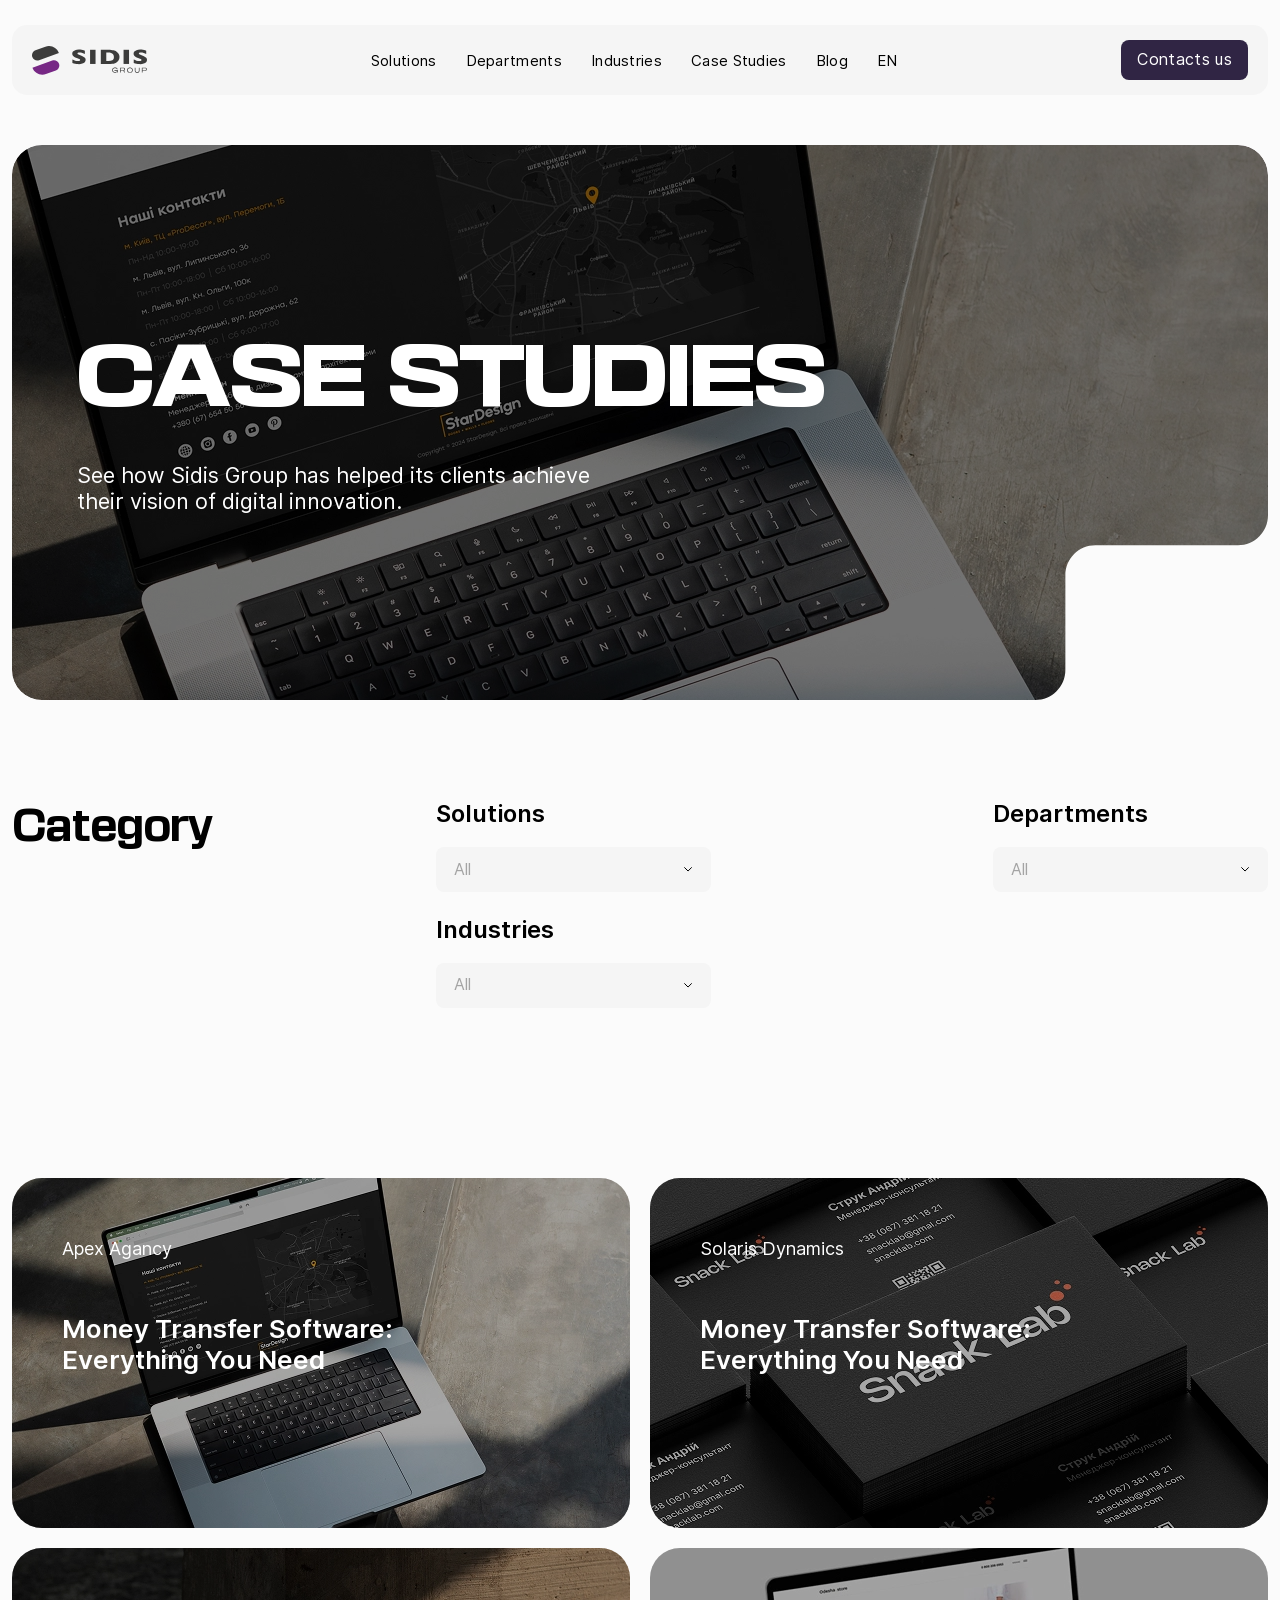
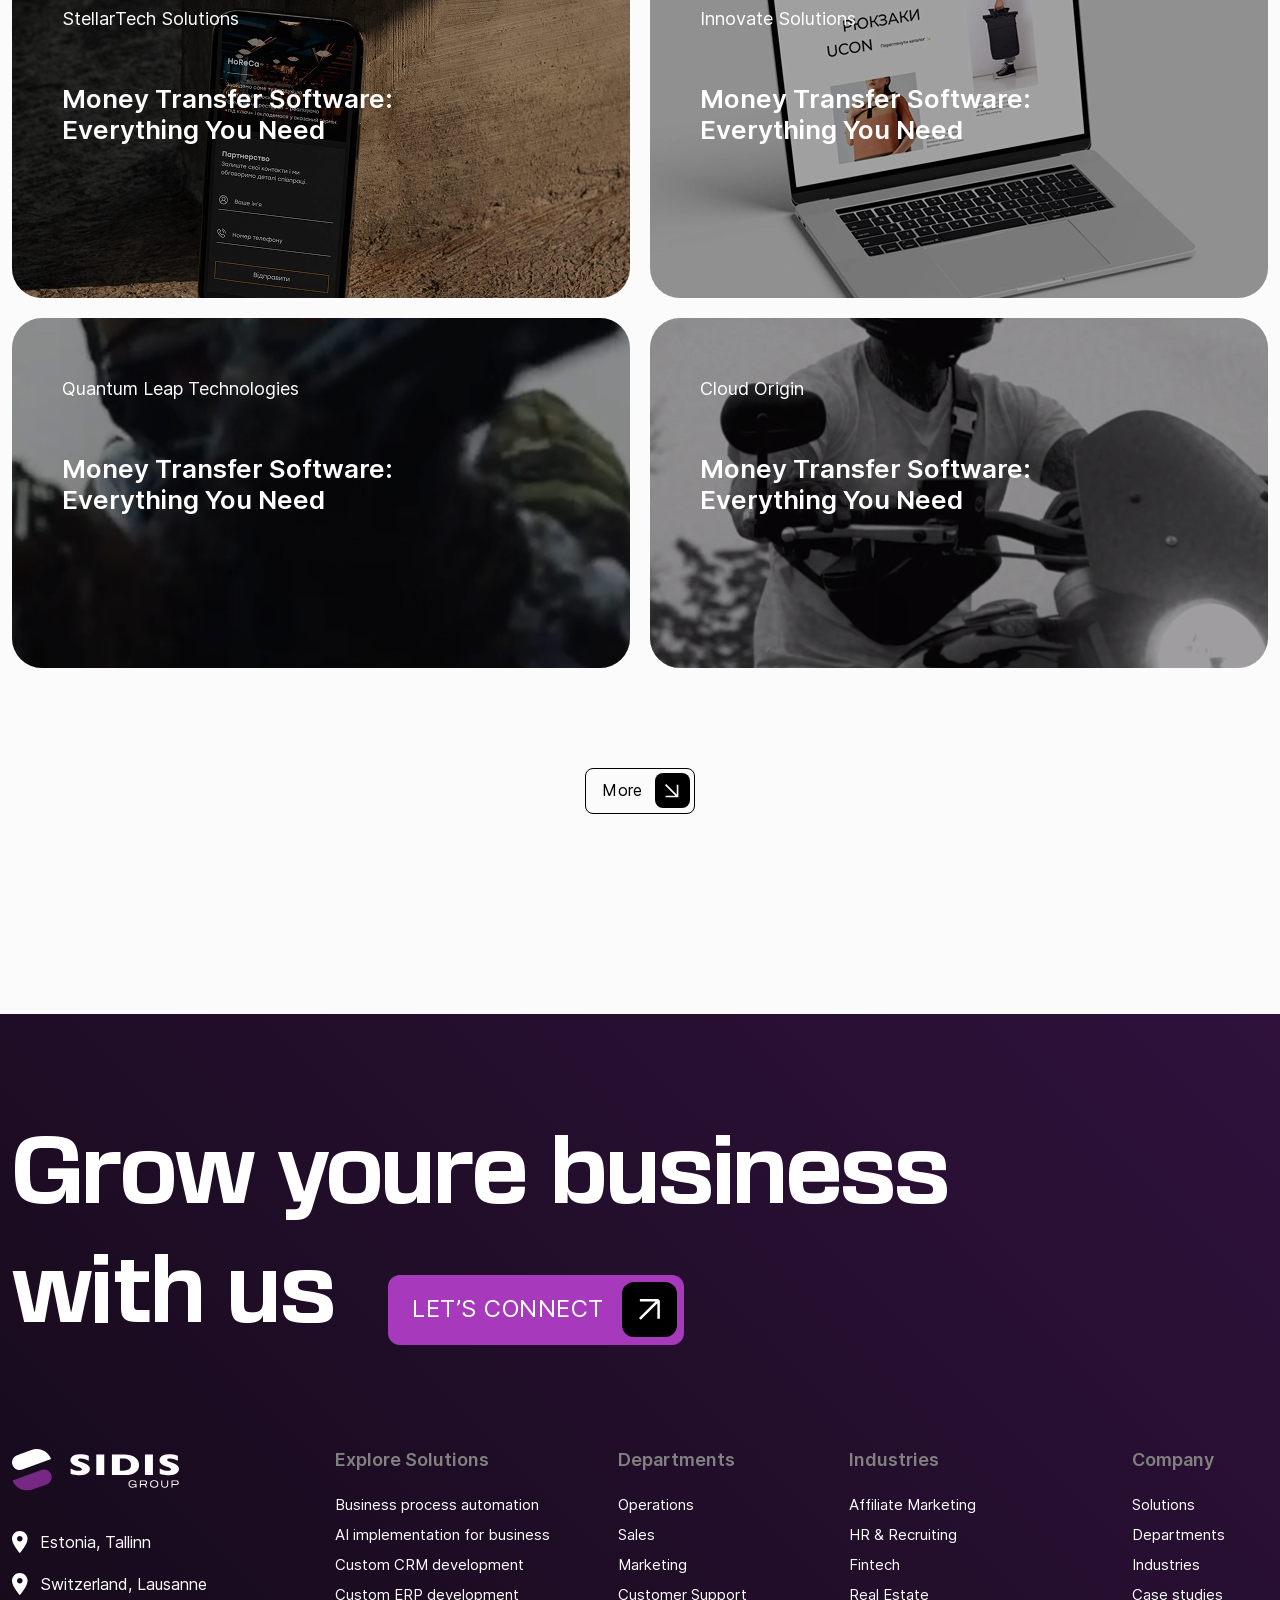
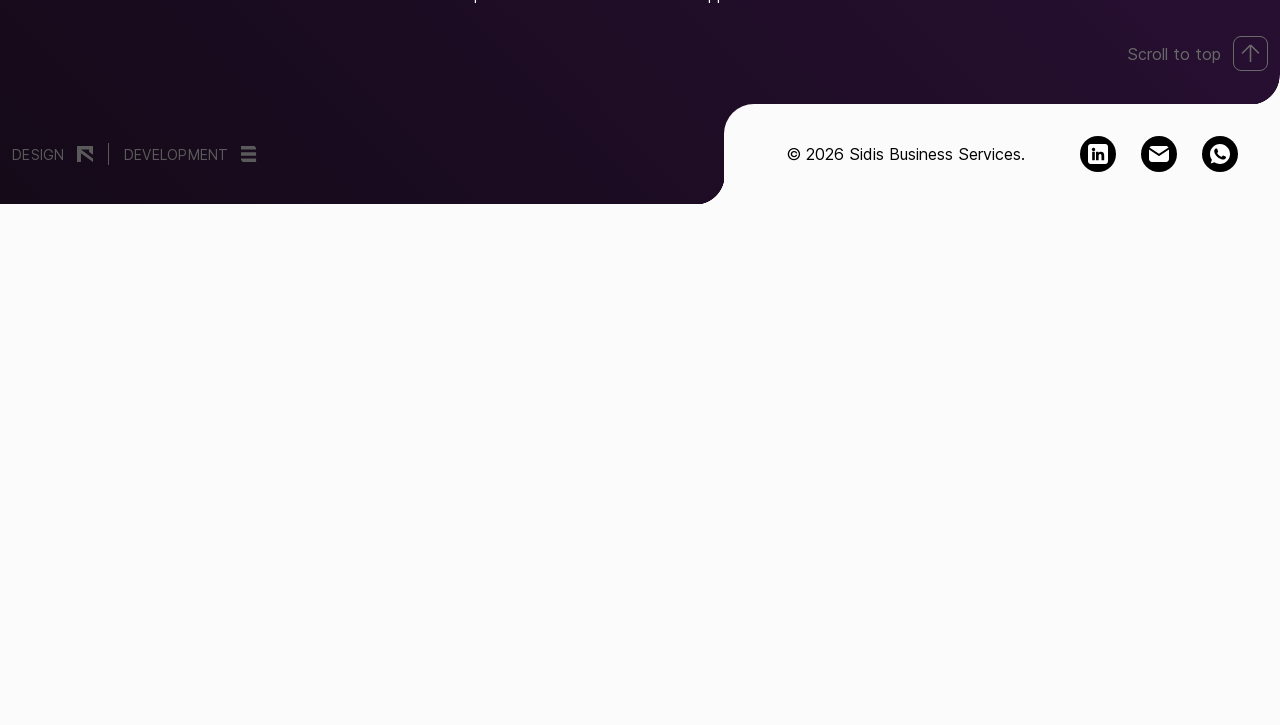
<file: cases.html>
<!doctype html>
<html lang="en" class="">
	<head>
		<meta charset="UTF-8">
		<meta name="viewport" content="width=device-width, initial-scale=1.0">
		<link rel="preload" href="./assets/fonts/Inter-SemiBold.woff2" as="font" type="font/woff2" crossorigin="anonymous">
		<link rel="preload" href="./assets/fonts/Inter-Regular.woff2" as="font" type="font/woff2" crossorigin="anonymous">
		<link rel="preload" href="./assets/fonts/Inter-Medium.woff2" as="font" type="font/woff2" crossorigin="anonymous">
		<link rel="preload" href="./assets/fonts/Inter-Bold.woff2" as="font" type="font/woff2" crossorigin="anonymous">
		<link rel="preload" href="./assets/fonts/BasementGrotesqueExpanded-Black.woff2" as="font" type="font/woff2" crossorigin="anonymous">
		<link rel="preload" href="./assets/fonts/BasementGrotesque-Medium.woff2" as="font" type="font/woff2" crossorigin="anonymous">
		<link rel="preload" href="./assets/fonts/BasementGrotesque-Bold.woff2" as="font" type="font/woff2" crossorigin="anonymous">
		<link rel="preload" href="./assets/fonts/BasementGrotesque-Black.woff2" as="font" type="font/woff2" crossorigin="anonymous">
		<link rel="shortcut icon" href="./assets/img/favicon.ico">
		<title>ALL Case Studies</title>
		<script type="module" crossorigin="" src="./js/app.min.js?v=1778517779362"></script>
		<link rel="stylesheet" crossorigin="" href="./css/app.min.css?v=1778517779362">
	</head>
	<body>
		<div class="wrapper" data-top-position="">
			<header class="header" data-fls-lp="" data-fls-header-scroll="200" data-fls-header-scroll-show="">
				<div class="header__container">
					<div class="header__body">
						<a href="#" class="header__logo">
							<svg width="115" height="29" viewbox="0 0 115 29" fill="none" xmlns="http://www.w3.org/2000/svg">
								<path d="M53.6506 13.8293C53.6506 14.7154 53.3599 15.4805 52.7785 16.1294C52.1971 16.7759 51.3877 17.2736 50.3458 17.6155C49.3062 17.9597 48.1131 18.1318 46.7665 18.1318C46.3897 18.1318 45.9292 18.1132 45.3827 18.076C44.8361 18.0388 44.1105 17.9342 43.2058 17.7644C42.3011 17.5946 41.3592 17.3411 40.3801 17.0085V13.5339C41.2987 13.9758 42.2011 14.3456 43.0872 14.6386C43.9733 14.9316 44.9245 15.0782 45.9385 15.0782C46.8735 15.0782 47.4782 14.9572 47.7549 14.7154C48.0317 14.4735 48.1689 14.2479 48.1689 14.0362C48.1689 13.6548 47.934 13.3339 47.4619 13.0711C46.9898 12.8083 46.3037 12.5385 45.4036 12.2594C44.4082 11.9315 43.5337 11.5756 42.7825 11.1919C42.0313 10.8081 41.4173 10.3244 40.9406 9.74529C40.4638 9.16618 40.2266 8.48242 40.2266 7.69167C40.2266 6.90093 40.4661 6.2381 40.9475 5.62178C41.429 5.00546 42.1616 4.51241 43.15 4.14495C44.1384 3.77748 45.3432 3.59375 46.7688 3.59375C47.7828 3.59375 48.7201 3.6705 49.5806 3.824C50.4411 3.97749 51.1505 4.1496 51.711 4.34031C52.2715 4.53102 52.6552 4.67986 52.8645 4.78917V8.1103C52.1226 7.694 51.2947 7.32421 50.3807 6.99628C49.4667 6.66835 48.4899 6.50555 47.4503 6.50555C46.7688 6.50555 46.2758 6.60789 45.9688 6.81255C45.6618 7.01721 45.5106 7.26839 45.5106 7.56841C45.5106 7.8475 45.6641 8.08937 45.9688 8.29403C46.2734 8.4987 46.82 8.74755 47.6061 9.04059C49.0038 9.55225 50.1225 10.0104 50.9621 10.4197C51.8017 10.8291 52.4575 11.3012 52.9343 11.8361C53.4111 12.371 53.6483 13.0362 53.6483 13.8339L53.6506 13.8293Z" fill="currentColor"></path>
								<path d="M63.5419 17.9472H58.0625V3.78125H63.5419V17.9472Z" fill="currentColor"></path>
								<path d="M87.4849 11.1212C87.4849 12.5725 87.1453 13.7377 86.4686 14.6168C85.7918 15.4959 84.994 16.2076 84.0754 16.7518C82.773 17.5495 80.9519 17.9472 78.6099 17.9472H68.8047V3.78125H76.354C77.4889 3.78125 78.4611 3.82776 79.2704 3.91847C80.0775 4.00917 80.8054 4.13941 81.452 4.30686C82.0985 4.47432 82.6497 4.66037 83.1032 4.86969C83.5567 5.07668 83.9637 5.29995 84.3219 5.5395C84.9429 5.93487 85.4871 6.40234 85.9546 6.93958C86.422 7.47682 86.7941 8.10244 87.0686 8.80946C87.343 9.51648 87.4826 10.2886 87.4826 11.1189L87.4849 11.1212ZM81.9148 10.9375C81.9148 9.78626 81.6334 8.88854 81.0706 8.24431C80.5077 7.60009 79.8286 7.16983 79.0379 6.95121C78.2471 6.73259 77.4401 6.62328 76.6191 6.62328H74.2864V15.0145H76.6191C78.0518 15.0145 79.2937 14.7494 80.3426 14.2168C81.3915 13.6842 81.9148 12.5911 81.9148 10.9352V10.9375Z" fill="currentColor"></path>
								<path d="M97.0419 17.9472H91.5625V3.78125H97.0419V17.9472Z" fill="currentColor"></path>
								<path d="M115.002 13.8293C115.002 14.7154 114.711 15.4805 114.13 16.1294C113.549 16.7759 112.739 17.2736 111.697 17.6155C110.658 17.9597 109.465 18.1318 108.118 18.1318C107.741 18.1318 107.281 18.1132 106.734 18.076C106.188 18.0388 105.462 17.9342 104.557 17.7644C103.653 17.5946 102.711 17.3411 101.732 17.0085V13.5339C102.65 13.9758 103.553 14.3456 104.439 14.6386C105.325 14.9316 106.276 15.0782 107.29 15.0782C108.225 15.0782 108.83 14.9572 109.106 14.7154C109.383 14.4735 109.52 14.2479 109.52 14.0362C109.52 13.6548 109.286 13.3339 108.813 13.0711C108.341 12.8083 107.655 12.5385 106.755 12.2594C105.76 11.9315 104.885 11.5756 104.134 11.1919C103.383 10.8081 102.769 10.3244 102.292 9.74529C101.815 9.16618 101.578 8.48242 101.578 7.69167C101.578 6.90093 101.818 6.2381 102.299 5.62178C102.781 5.00546 103.513 4.51241 104.502 4.14495C105.49 3.77748 106.695 3.59375 108.12 3.59375C109.134 3.59375 110.072 3.6705 110.932 3.824C111.793 3.97749 112.502 4.1496 113.063 4.34031C113.623 4.53102 114.007 4.67986 114.216 4.78917V8.1103C113.474 7.694 112.646 7.32421 111.732 6.99628C110.818 6.66835 109.841 6.50555 108.802 6.50555C108.12 6.50555 107.627 6.60789 107.32 6.81255C107.013 7.01721 106.862 7.26839 106.862 7.56841C106.862 7.8475 107.016 8.08937 107.32 8.29403C107.625 8.4987 108.172 8.74755 108.958 9.04059C110.355 9.55225 111.474 10.0104 112.314 10.4197C113.153 10.8291 113.809 11.3012 114.286 11.8361C114.763 12.371 115 13.0362 115 13.8339L115.002 13.8293Z" fill="currentColor"></path>
								<path d="M85.0943 25.8681C84.9082 26.1192 84.6478 26.3286 84.3129 26.4914C83.9779 26.6565 83.543 26.7402 83.0081 26.7402C82.5709 26.7402 82.1802 26.6821 81.836 26.5681C81.4918 26.4541 81.201 26.289 80.9615 26.0727C80.7219 25.8564 80.5382 25.5936 80.4149 25.2843C80.2894 24.975 80.2266 24.6238 80.2266 24.2284V24.0959C80.2266 23.6819 80.2894 23.3167 80.4149 23.0005C80.5405 22.6842 80.7219 22.419 80.9615 22.2004C81.201 21.9841 81.4941 21.8213 81.836 21.712C82.1802 21.6027 82.5709 21.5469 83.0081 21.5469C83.7477 21.5469 84.3477 21.698 84.8106 22.0004C85.2734 22.3027 85.5571 22.7586 85.6594 23.3679H84.9199C84.8734 23.1865 84.7943 23.0191 84.6873 22.8702C84.578 22.719 84.4408 22.5911 84.2756 22.4865C84.1105 22.3818 83.9221 22.3004 83.7105 22.2423C83.4988 22.1841 83.264 22.1539 83.0081 22.1539C82.6686 22.1539 82.3685 22.2027 82.1127 22.3004C81.8546 22.3981 81.6383 22.5353 81.4662 22.7121C81.2941 22.8888 81.1661 23.1005 81.0778 23.3447C80.9917 23.5889 80.9499 23.8586 80.9499 24.1563C80.9499 24.454 80.9917 24.7029 81.0778 24.9448C81.1638 25.1866 81.2917 25.3936 81.4662 25.568C81.6406 25.7425 81.8546 25.8797 82.1127 25.9797C82.3709 26.0797 82.6686 26.1285 83.0081 26.1285C83.3477 26.1285 83.6175 26.0913 83.8593 26.0169C84.1012 25.9425 84.3059 25.8402 84.478 25.7099C84.6478 25.5797 84.7826 25.4285 84.8827 25.2611C84.9827 25.0913 85.0478 24.9122 85.0803 24.7192H82.436V24.0912H85.7781V26.5751H85.0943V25.8634V25.8681Z" fill="currentColor"></path>
								<path d="M88.7619 24.801V26.5871H88.0781V21.7031H91.3365C91.5923 21.7031 91.8249 21.738 92.0342 21.8031C92.2435 21.8706 92.4226 21.9706 92.5668 22.1031C92.7133 22.2357 92.8272 22.4032 92.9086 22.6032C92.99 22.8032 93.0296 23.0358 93.0296 23.3009C93.0156 23.6916 92.9226 24.0009 92.7482 24.2289C92.5737 24.4568 92.3319 24.6173 92.0272 24.7103L93.1087 26.5802H92.3063L91.2946 24.801H88.7619ZM88.7619 24.187H91.1062C91.5109 24.187 91.8109 24.1079 92.0086 23.9498C92.2063 23.7916 92.304 23.5614 92.304 23.259C92.304 22.9567 92.2109 22.7288 92.0249 22.5636C91.8388 22.3985 91.5574 22.3148 91.1806 22.3148H88.7596V24.1847L88.7619 24.187Z" fill="currentColor"></path>
								<path d="M95.0703 24.0959C95.0843 23.654 95.1633 23.2726 95.3029 22.9516C95.4448 22.6307 95.6401 22.3679 95.889 22.1585C96.1378 21.9516 96.4332 21.7981 96.7751 21.698C97.1169 21.598 97.4984 21.5469 97.917 21.5469C98.3356 21.5469 98.717 21.6004 99.0589 21.7027C99.4008 21.8074 99.6962 21.9632 99.945 22.1748C100.194 22.3865 100.389 22.6493 100.531 22.9679C100.673 23.2865 100.75 23.661 100.764 24.0935V24.2191C100.75 24.6517 100.671 25.0285 100.531 25.3448C100.389 25.6634 100.194 25.9262 99.945 26.1309C99.6962 26.3355 99.4008 26.489 99.0589 26.5867C98.717 26.6867 98.3356 26.7379 97.917 26.7379C97.4984 26.7379 97.1193 26.689 96.7751 26.5867C96.4332 26.4867 96.1378 26.3332 95.889 26.1262C95.6401 25.9192 95.4448 25.6588 95.3029 25.3401C95.161 25.0238 95.0843 24.6494 95.0703 24.2168V24.0912V24.0959ZM97.917 22.1632C97.596 22.1632 97.3053 22.2051 97.0425 22.2888C96.7797 22.3725 96.5565 22.4981 96.3727 22.6632C96.189 22.8283 96.0471 23.0353 95.9471 23.2842C95.8471 23.533 95.7959 23.8261 95.7959 24.1587C95.7959 24.4912 95.8448 24.7633 95.9471 25.0075C96.0471 25.2518 96.189 25.4564 96.3727 25.6215C96.5565 25.7867 96.7797 25.9123 97.0425 25.9983C97.3053 26.0844 97.596 26.1262 97.917 26.1262C98.2379 26.1262 98.5287 26.0844 98.7915 26.0006C99.0543 25.9169 99.2775 25.7913 99.4613 25.6262C99.645 25.4611 99.7869 25.2564 99.8869 25.0122C99.9869 24.768 100.036 24.4819 100.036 24.1563C100.036 23.8307 99.9869 23.5516 99.8869 23.3051C99.7869 23.0586 99.645 22.8493 99.4613 22.6795C99.2775 22.5097 99.0543 22.3795 98.7915 22.2911C98.5287 22.2027 98.2379 22.1585 97.917 22.1585V22.1632Z" fill="currentColor"></path>
								<path d="M107.554 24.6242C107.526 25.3545 107.314 25.8894 106.919 26.2243C106.523 26.5616 105.94 26.729 105.167 26.729C104.395 26.729 103.812 26.5592 103.414 26.215C103.016 25.8731 102.805 25.3429 102.781 24.6219V21.7055H103.465V24.301C103.465 24.5661 103.484 24.8103 103.521 25.0336C103.558 25.2568 103.637 25.4499 103.753 25.6103C103.872 25.7708 104.042 25.8964 104.263 25.9825C104.484 26.0708 104.784 26.115 105.16 26.115C105.537 26.115 105.84 26.0732 106.063 25.9871C106.286 25.9011 106.461 25.7778 106.579 25.6196C106.698 25.4615 106.775 25.2708 106.814 25.0498C106.851 24.8289 106.87 24.5847 106.87 24.3126V21.7031H107.554V24.6196V24.6242Z" fill="currentColor"></path>
								<path d="M110.543 24.801V26.5871H109.859V21.7031H113.097C113.353 21.7031 113.585 21.738 113.794 21.8031C114.004 21.8706 114.183 21.9706 114.327 22.1031C114.474 22.2357 114.588 22.4032 114.669 22.6032C114.75 22.8032 114.79 23.0358 114.79 23.3009C114.781 23.5567 114.734 23.78 114.65 23.9707C114.567 24.1614 114.45 24.3172 114.304 24.4382C114.157 24.5591 113.983 24.6498 113.778 24.7103C113.574 24.7708 113.346 24.801 113.094 24.801H110.541H110.543ZM110.543 24.187H113.069C113.371 24.187 113.613 24.1079 113.794 23.9498C113.976 23.7916 114.067 23.5614 114.067 23.259C114.067 22.9567 113.976 22.7288 113.794 22.5636C113.613 22.3985 113.371 22.3148 113.069 22.3148H110.543V24.1847V24.187Z" fill="currentColor"></path>
								<path d="M3.47226 4.24281L13.3833 0.63547C18.8536 -1.35553 24.9108 1.46899 26.9018 6.93921L7.0796 14.1539C4.34339 15.1498 1.31479 13.7375 0.318896 11.0013C-0.676204 8.26731 0.738242 5.23791 3.47226 4.24281Z" fill="currentColor"></path>
								<path d="M23.8629 24.4425L13.9518 28.0498C8.48159 30.0408 2.42438 27.2163 0.433387 21.7461L20.2555 14.5314C22.9917 13.5355 26.0203 14.9478 27.0162 17.684C28.0121 20.4202 26.5999 23.4488 23.8637 24.4447L23.8629 24.4425Z" fill="#772885"></path>
							</svg>
						</a>
						<div class="header__menu menu">
							<div class="menu__head">
								<button type="button" class="menu__close" data-menu-burger="">
									<svg width="19" height="19" viewbox="0 0 19 19" fill="none" xmlns="http://www.w3.org/2000/svg">
										<rect width="24" height="2" rx="1" transform="matrix(0.705635 0.708575 -0.705635 0.708575 1.37695 0)" fill="currentColor"></rect>
										<rect width="24" height="2" rx="1" transform="matrix(0.705635 -0.708575 0.705635 0.708575 0.402344 17.6169)" fill="currentColor"></rect>
									</svg>
								</button>
							</div>
							<nav class="menu__body">
								<ul class="menu__list">
									<li class="menu__item">
										<a href="#" class="menu__link" data-menu="solutions">
											<span class="menu__link-text">Solutions</span>
										</a>
										<div class="submenu" data-fls-lp="" data-menu-target="solutions" data-submenu="">
											<div class="submenu__container">
												<div class="submenu__inner">
													<ul class="submenu__list">
														<li class="submenu__item">
															<a href="#" class="submenu__link" data-submenu-link="1">
																<span class="submenu__link-title">Application development</span>
																<span class="submenu__link-text">End-to-end engineering services for seamless software delivery.</span>
															</a>
															<div class="submenu__body" data-submenu-item="1">
																<ul class="submenu__sublist" data-scroll-block="">
																	<li class="submenu__subitem">
																		<a href="#" class="submenu__sublink">
																			<span class="submenu__sublink-icon">
																				<svg width="44" height="44" viewbox="0 0 44 44" fill="none" xmlns="http://www.w3.org/2000/svg">
																					<path d="M40.1328 18.1328C38.4545 18.1328 37.037 19.2137 36.5031 20.7109H28.3149C28.1475 19.8895 27.8197 19.1273 27.3715 18.4513L29.4757 16.3471C30.9092 17.0258 32.6592 16.8086 33.8496 15.6202C35.0354 14.4343 35.2579 12.6831 34.577 11.2459L36.7681 9.0548C38.2029 9.73242 39.956 9.5138 41.1421 8.32769H41.1434C42.6491 6.81957 42.6491 4.36605 41.1421 2.85673C39.6328 1.34991 37.1793 1.35369 35.6725 2.85802C34.4874 4.0431 34.2683 5.79683 34.9455 7.2319L32.7446 9.43284C31.3124 8.78969 29.5206 9.01003 28.3813 10.1505C27.1915 11.3403 26.9745 13.0912 27.6529 14.5246L25.5489 16.6286C24.8729 16.1804 24.1106 15.8526 23.2892 15.6852V7.58287C24.7863 7.04894 25.8672 5.63148 25.8672 3.95312C25.8672 1.82067 24.1325 0 22 0C19.8675 0 18.1328 1.82067 18.1328 3.95312C18.1328 5.63148 19.2137 7.04894 20.7109 7.58287V15.6851C19.8895 15.8525 19.1273 16.1803 18.4513 16.6285L16.3471 14.5243C17.0258 13.0908 16.8086 11.3408 15.6202 10.1504C14.4797 9.00994 12.6885 8.78977 11.2559 9.43302L9.05463 7.23173C9.73191 5.79666 9.51268 4.04293 8.32769 2.85785C8.32769 2.85785 8.32769 2.85785 8.32769 2.85656C6.81837 1.34973 4.36605 1.35352 2.85673 2.85785C1.35111 4.36597 1.35111 6.81948 2.85802 8.32752C4.04336 9.51285 5.79666 9.73251 7.23207 9.05463L9.42313 11.2457C8.74259 12.6827 8.96362 14.4341 10.1506 15.6188C11.3404 16.8086 13.0913 17.0256 14.5246 16.3472L16.6286 18.4512C16.1805 19.1272 15.8527 19.8895 15.6853 20.7109H7.49693C6.963 19.2137 5.54555 18.1328 3.86719 18.1328C1.73473 18.1328 0 19.8675 0 22C0 24.1325 1.73473 25.8672 3.86719 25.8672C5.54555 25.8672 6.963 24.7863 7.49693 23.2891H15.6851C15.8525 24.1105 16.1803 24.8727 16.6285 25.5487L14.5142 27.6629C13.0831 27.0211 11.2924 27.2407 10.1504 28.3798C8.96457 29.5655 8.74208 31.3169 9.42296 32.7541L7.23181 34.9453C5.79691 34.268 4.04362 34.4872 2.85665 35.6722C1.35102 37.1803 1.35102 39.6339 2.85794 41.1432C4.36605 42.6488 6.81966 42.6486 8.3276 41.1432C8.3276 41.1419 8.3276 41.1419 8.3276 41.1419C9.51268 39.9568 9.73182 38.2031 9.05455 36.768L11.2456 34.577C12.6823 35.2573 14.4334 35.0361 15.6201 33.8493C16.8114 32.6557 17.0243 30.9056 16.3474 29.4751L18.4512 27.3713C19.1272 27.8194 19.8895 28.1472 20.7109 28.3146V36.4169C19.2136 36.9508 18.1327 38.3683 18.1327 40.0466C18.1327 42.1791 19.8675 43.9997 21.9999 43.9997C24.1324 43.9997 25.8671 42.1791 25.8671 40.0466C25.8671 38.3683 24.7862 36.9508 23.289 36.4169V28.3146C24.1104 28.1472 24.8726 27.8194 25.5486 27.3713L27.6526 29.4753C26.9744 30.9083 27.1908 32.6583 28.3797 33.8493C29.5656 35.035 31.3168 35.2577 32.754 34.5768L34.9452 36.7679C34.2679 38.203 34.4871 39.9571 35.6721 41.1431C37.1785 42.6469 39.6292 42.6506 41.1431 41.1418C42.6487 39.6337 42.6487 37.1802 41.1431 35.6721C41.1418 35.6721 41.1418 35.6721 41.1418 35.6721C39.956 34.4863 38.2022 34.2684 36.7679 34.9452L34.5769 32.7541C35.2572 31.3174 35.036 29.5664 33.8492 28.3797C32.706 27.2385 30.9158 27.0209 29.4854 27.6628L27.3712 25.5485C27.8193 24.8725 28.1471 24.1103 28.3145 23.2889H36.5027C37.0367 24.7861 38.4541 25.867 40.1325 25.867C42.2649 25.867 43.9997 24.1323 43.9997 21.9998C43.9997 19.8674 42.2653 18.1328 40.1328 18.1328Z" fill="currentColor"></path>
																				</svg>
																			</span>
																			<span class="submenu__sublink-title">SaaS platform development</span>
																			<span class="submenu__sublink-text">
																				Implement AI to transform your business operations, driving
														innovation
														and efficiency.
																			</span>
																		</a>
																	</li>
																	<li class="submenu__subitem">
																		<a href="#" class="submenu__sublink">
																			<span class="submenu__sublink-icon">
																				<svg width="44" height="44" viewbox="0 0 44 44" fill="none" xmlns="http://www.w3.org/2000/svg">
																					<path d="M40.1328 18.1328C38.4545 18.1328 37.037 19.2137 36.5031 20.7109H28.3149C28.1475 19.8895 27.8197 19.1273 27.3715 18.4513L29.4757 16.3471C30.9092 17.0258 32.6592 16.8086 33.8496 15.6202C35.0354 14.4343 35.2579 12.6831 34.577 11.2459L36.7681 9.0548C38.2029 9.73242 39.956 9.5138 41.1421 8.32769H41.1434C42.6491 6.81957 42.6491 4.36605 41.1421 2.85673C39.6328 1.34991 37.1793 1.35369 35.6725 2.85802C34.4874 4.0431 34.2683 5.79683 34.9455 7.2319L32.7446 9.43284C31.3124 8.78969 29.5206 9.01003 28.3813 10.1505C27.1915 11.3403 26.9745 13.0912 27.6529 14.5246L25.5489 16.6286C24.8729 16.1804 24.1106 15.8526 23.2892 15.6852V7.58287C24.7863 7.04894 25.8672 5.63148 25.8672 3.95312C25.8672 1.82067 24.1325 0 22 0C19.8675 0 18.1328 1.82067 18.1328 3.95312C18.1328 5.63148 19.2137 7.04894 20.7109 7.58287V15.6851C19.8895 15.8525 19.1273 16.1803 18.4513 16.6285L16.3471 14.5243C17.0258 13.0908 16.8086 11.3408 15.6202 10.1504C14.4797 9.00994 12.6885 8.78977 11.2559 9.43302L9.05463 7.23173C9.73191 5.79666 9.51268 4.04293 8.32769 2.85785C8.32769 2.85785 8.32769 2.85785 8.32769 2.85656C6.81837 1.34973 4.36605 1.35352 2.85673 2.85785C1.35111 4.36597 1.35111 6.81948 2.85802 8.32752C4.04336 9.51285 5.79666 9.73251 7.23207 9.05463L9.42313 11.2457C8.74259 12.6827 8.96362 14.4341 10.1506 15.6188C11.3404 16.8086 13.0913 17.0256 14.5246 16.3472L16.6286 18.4512C16.1805 19.1272 15.8527 19.8895 15.6853 20.7109H7.49693C6.963 19.2137 5.54555 18.1328 3.86719 18.1328C1.73473 18.1328 0 19.8675 0 22C0 24.1325 1.73473 25.8672 3.86719 25.8672C5.54555 25.8672 6.963 24.7863 7.49693 23.2891H15.6851C15.8525 24.1105 16.1803 24.8727 16.6285 25.5487L14.5142 27.6629C13.0831 27.0211 11.2924 27.2407 10.1504 28.3798C8.96457 29.5655 8.74208 31.3169 9.42296 32.7541L7.23181 34.9453C5.79691 34.268 4.04362 34.4872 2.85665 35.6722C1.35102 37.1803 1.35102 39.6339 2.85794 41.1432C4.36605 42.6488 6.81966 42.6486 8.3276 41.1432C8.3276 41.1419 8.3276 41.1419 8.3276 41.1419C9.51268 39.9568 9.73182 38.2031 9.05455 36.768L11.2456 34.577C12.6823 35.2573 14.4334 35.0361 15.6201 33.8493C16.8114 32.6557 17.0243 30.9056 16.3474 29.4751L18.4512 27.3713C19.1272 27.8194 19.8895 28.1472 20.7109 28.3146V36.4169C19.2136 36.9508 18.1327 38.3683 18.1327 40.0466C18.1327 42.1791 19.8675 43.9997 21.9999 43.9997C24.1324 43.9997 25.8671 42.1791 25.8671 40.0466C25.8671 38.3683 24.7862 36.9508 23.289 36.4169V28.3146C24.1104 28.1472 24.8726 27.8194 25.5486 27.3713L27.6526 29.4753C26.9744 30.9083 27.1908 32.6583 28.3797 33.8493C29.5656 35.035 31.3168 35.2577 32.754 34.5768L34.9452 36.7679C34.2679 38.203 34.4871 39.9571 35.6721 41.1431C37.1785 42.6469 39.6292 42.6506 41.1431 41.1418C42.6487 39.6337 42.6487 37.1802 41.1431 35.6721C41.1418 35.6721 41.1418 35.6721 41.1418 35.6721C39.956 34.4863 38.2022 34.2684 36.7679 34.9452L34.5769 32.7541C35.2572 31.3174 35.036 29.5664 33.8492 28.3797C32.706 27.2385 30.9158 27.0209 29.4854 27.6628L27.3712 25.5485C27.8193 24.8725 28.1471 24.1103 28.3145 23.2889H36.5027C37.0367 24.7861 38.4541 25.867 40.1325 25.867C42.2649 25.867 43.9997 24.1323 43.9997 21.9998C43.9997 19.8674 42.2653 18.1328 40.1328 18.1328Z" fill="currentColor"></path>
																				</svg>
																			</span>
																			<span class="submenu__sublink-title">Internal business systems development</span>
																			<span class="submenu__sublink-text">
																				Revolutionize customer service with AI-powered voice assistants,
														enhancing user experience.
																			</span>
																		</a>
																	</li>
																	<li class="submenu__subitem">
																		<a href="#" class="submenu__sublink">
																			<span class="submenu__sublink-icon">
																				<svg width="44" height="44" viewbox="0 0 44 44" fill="none" xmlns="http://www.w3.org/2000/svg">
																					<path d="M40.1328 18.1328C38.4545 18.1328 37.037 19.2137 36.5031 20.7109H28.3149C28.1475 19.8895 27.8197 19.1273 27.3715 18.4513L29.4757 16.3471C30.9092 17.0258 32.6592 16.8086 33.8496 15.6202C35.0354 14.4343 35.2579 12.6831 34.577 11.2459L36.7681 9.0548C38.2029 9.73242 39.956 9.5138 41.1421 8.32769H41.1434C42.6491 6.81957 42.6491 4.36605 41.1421 2.85673C39.6328 1.34991 37.1793 1.35369 35.6725 2.85802C34.4874 4.0431 34.2683 5.79683 34.9455 7.2319L32.7446 9.43284C31.3124 8.78969 29.5206 9.01003 28.3813 10.1505C27.1915 11.3403 26.9745 13.0912 27.6529 14.5246L25.5489 16.6286C24.8729 16.1804 24.1106 15.8526 23.2892 15.6852V7.58287C24.7863 7.04894 25.8672 5.63148 25.8672 3.95312C25.8672 1.82067 24.1325 0 22 0C19.8675 0 18.1328 1.82067 18.1328 3.95312C18.1328 5.63148 19.2137 7.04894 20.7109 7.58287V15.6851C19.8895 15.8525 19.1273 16.1803 18.4513 16.6285L16.3471 14.5243C17.0258 13.0908 16.8086 11.3408 15.6202 10.1504C14.4797 9.00994 12.6885 8.78977 11.2559 9.43302L9.05463 7.23173C9.73191 5.79666 9.51268 4.04293 8.32769 2.85785C8.32769 2.85785 8.32769 2.85785 8.32769 2.85656C6.81837 1.34973 4.36605 1.35352 2.85673 2.85785C1.35111 4.36597 1.35111 6.81948 2.85802 8.32752C4.04336 9.51285 5.79666 9.73251 7.23207 9.05463L9.42313 11.2457C8.74259 12.6827 8.96362 14.4341 10.1506 15.6188C11.3404 16.8086 13.0913 17.0256 14.5246 16.3472L16.6286 18.4512C16.1805 19.1272 15.8527 19.8895 15.6853 20.7109H7.49693C6.963 19.2137 5.54555 18.1328 3.86719 18.1328C1.73473 18.1328 0 19.8675 0 22C0 24.1325 1.73473 25.8672 3.86719 25.8672C5.54555 25.8672 6.963 24.7863 7.49693 23.2891H15.6851C15.8525 24.1105 16.1803 24.8727 16.6285 25.5487L14.5142 27.6629C13.0831 27.0211 11.2924 27.2407 10.1504 28.3798C8.96457 29.5655 8.74208 31.3169 9.42296 32.7541L7.23181 34.9453C5.79691 34.268 4.04362 34.4872 2.85665 35.6722C1.35102 37.1803 1.35102 39.6339 2.85794 41.1432C4.36605 42.6488 6.81966 42.6486 8.3276 41.1432C8.3276 41.1419 8.3276 41.1419 8.3276 41.1419C9.51268 39.9568 9.73182 38.2031 9.05455 36.768L11.2456 34.577C12.6823 35.2573 14.4334 35.0361 15.6201 33.8493C16.8114 32.6557 17.0243 30.9056 16.3474 29.4751L18.4512 27.3713C19.1272 27.8194 19.8895 28.1472 20.7109 28.3146V36.4169C19.2136 36.9508 18.1327 38.3683 18.1327 40.0466C18.1327 42.1791 19.8675 43.9997 21.9999 43.9997C24.1324 43.9997 25.8671 42.1791 25.8671 40.0466C25.8671 38.3683 24.7862 36.9508 23.289 36.4169V28.3146C24.1104 28.1472 24.8726 27.8194 25.5486 27.3713L27.6526 29.4753C26.9744 30.9083 27.1908 32.6583 28.3797 33.8493C29.5656 35.035 31.3168 35.2577 32.754 34.5768L34.9452 36.7679C34.2679 38.203 34.4871 39.9571 35.6721 41.1431C37.1785 42.6469 39.6292 42.6506 41.1431 41.1418C42.6487 39.6337 42.6487 37.1802 41.1431 35.6721C41.1418 35.6721 41.1418 35.6721 41.1418 35.6721C39.956 34.4863 38.2022 34.2684 36.7679 34.9452L34.5769 32.7541C35.2572 31.3174 35.036 29.5664 33.8492 28.3797C32.706 27.2385 30.9158 27.0209 29.4854 27.6628L27.3712 25.5485C27.8193 24.8725 28.1471 24.1103 28.3145 23.2889H36.5027C37.0367 24.7861 38.4541 25.867 40.1325 25.867C42.2649 25.867 43.9997 24.1323 43.9997 21.9998C43.9997 19.8674 42.2653 18.1328 40.1328 18.1328Z" fill="currentColor"></path>
																				</svg>
																			</span>
																			<span class="submenu__sublink-title">Custom CRM development</span>
																			<span class="submenu__sublink-text">
																				Automate manual tasks to reduce errors, improve accuracy, and
														free
														up
														valuable time.
																			</span>
																		</a>
																	</li>
																	<li class="submenu__subitem">
																		<a href="#" class="submenu__sublink">
																			<span class="submenu__sublink-icon">
																				<svg width="44" height="44" viewbox="0 0 44 44" fill="none" xmlns="http://www.w3.org/2000/svg">
																					<path d="M40.1328 18.1328C38.4545 18.1328 37.037 19.2137 36.5031 20.7109H28.3149C28.1475 19.8895 27.8197 19.1273 27.3715 18.4513L29.4757 16.3471C30.9092 17.0258 32.6592 16.8086 33.8496 15.6202C35.0354 14.4343 35.2579 12.6831 34.577 11.2459L36.7681 9.0548C38.2029 9.73242 39.956 9.5138 41.1421 8.32769H41.1434C42.6491 6.81957 42.6491 4.36605 41.1421 2.85673C39.6328 1.34991 37.1793 1.35369 35.6725 2.85802C34.4874 4.0431 34.2683 5.79683 34.9455 7.2319L32.7446 9.43284C31.3124 8.78969 29.5206 9.01003 28.3813 10.1505C27.1915 11.3403 26.9745 13.0912 27.6529 14.5246L25.5489 16.6286C24.8729 16.1804 24.1106 15.8526 23.2892 15.6852V7.58287C24.7863 7.04894 25.8672 5.63148 25.8672 3.95312C25.8672 1.82067 24.1325 0 22 0C19.8675 0 18.1328 1.82067 18.1328 3.95312C18.1328 5.63148 19.2137 7.04894 20.7109 7.58287V15.6851C19.8895 15.8525 19.1273 16.1803 18.4513 16.6285L16.3471 14.5243C17.0258 13.0908 16.8086 11.3408 15.6202 10.1504C14.4797 9.00994 12.6885 8.78977 11.2559 9.43302L9.05463 7.23173C9.73191 5.79666 9.51268 4.04293 8.32769 2.85785C8.32769 2.85785 8.32769 2.85785 8.32769 2.85656C6.81837 1.34973 4.36605 1.35352 2.85673 2.85785C1.35111 4.36597 1.35111 6.81948 2.85802 8.32752C4.04336 9.51285 5.79666 9.73251 7.23207 9.05463L9.42313 11.2457C8.74259 12.6827 8.96362 14.4341 10.1506 15.6188C11.3404 16.8086 13.0913 17.0256 14.5246 16.3472L16.6286 18.4512C16.1805 19.1272 15.8527 19.8895 15.6853 20.7109H7.49693C6.963 19.2137 5.54555 18.1328 3.86719 18.1328C1.73473 18.1328 0 19.8675 0 22C0 24.1325 1.73473 25.8672 3.86719 25.8672C5.54555 25.8672 6.963 24.7863 7.49693 23.2891H15.6851C15.8525 24.1105 16.1803 24.8727 16.6285 25.5487L14.5142 27.6629C13.0831 27.0211 11.2924 27.2407 10.1504 28.3798C8.96457 29.5655 8.74208 31.3169 9.42296 32.7541L7.23181 34.9453C5.79691 34.268 4.04362 34.4872 2.85665 35.6722C1.35102 37.1803 1.35102 39.6339 2.85794 41.1432C4.36605 42.6488 6.81966 42.6486 8.3276 41.1432C8.3276 41.1419 8.3276 41.1419 8.3276 41.1419C9.51268 39.9568 9.73182 38.2031 9.05455 36.768L11.2456 34.577C12.6823 35.2573 14.4334 35.0361 15.6201 33.8493C16.8114 32.6557 17.0243 30.9056 16.3474 29.4751L18.4512 27.3713C19.1272 27.8194 19.8895 28.1472 20.7109 28.3146V36.4169C19.2136 36.9508 18.1327 38.3683 18.1327 40.0466C18.1327 42.1791 19.8675 43.9997 21.9999 43.9997C24.1324 43.9997 25.8671 42.1791 25.8671 40.0466C25.8671 38.3683 24.7862 36.9508 23.289 36.4169V28.3146C24.1104 28.1472 24.8726 27.8194 25.5486 27.3713L27.6526 29.4753C26.9744 30.9083 27.1908 32.6583 28.3797 33.8493C29.5656 35.035 31.3168 35.2577 32.754 34.5768L34.9452 36.7679C34.2679 38.203 34.4871 39.9571 35.6721 41.1431C37.1785 42.6469 39.6292 42.6506 41.1431 41.1418C42.6487 39.6337 42.6487 37.1802 41.1431 35.6721C41.1418 35.6721 41.1418 35.6721 41.1418 35.6721C39.956 34.4863 38.2022 34.2684 36.7679 34.9452L34.5769 32.7541C35.2572 31.3174 35.036 29.5664 33.8492 28.3797C32.706 27.2385 30.9158 27.0209 29.4854 27.6628L27.3712 25.5485C27.8193 24.8725 28.1471 24.1103 28.3145 23.2889H36.5027C37.0367 24.7861 38.4541 25.867 40.1325 25.867C42.2649 25.867 43.9997 24.1323 43.9997 21.9998C43.9997 19.8674 42.2653 18.1328 40.1328 18.1328Z" fill="currentColor"></path>
																				</svg>
																			</span>
																			<span class="submenu__sublink-title">Custom ERP development</span>
																			<span class="submenu__sublink-text">
																				Deploy smart AI chatbots to handle customer queries, automate
														tasks,
														and
														boost satisfaction.
																			</span>
																		</a>
																	</li>
																</ul>
															</div>
														</li>
														<li class="submenu__item">
															<a href="#" class="submenu__link" data-submenu-link="2">
																<span class="submenu__link-title">AI & Automation</span>
																<span class="submenu__link-text">Crafting innovative apps with a focus on user experience and scalability.</span>
															</a>
															<div class="submenu__body" data-submenu-item="2">
																<ul class="submenu__sublist" data-scroll-block="">
																	<li class="submenu__subitem">
																		<a href="#" class="submenu__sublink">
																			<span class="submenu__sublink-icon">
																				<svg width="44" height="44" viewbox="0 0 44 44" fill="none" xmlns="http://www.w3.org/2000/svg">
																					<path d="M40.1328 18.1328C38.4545 18.1328 37.037 19.2137 36.5031 20.7109H28.3149C28.1475 19.8895 27.8197 19.1273 27.3715 18.4513L29.4757 16.3471C30.9092 17.0258 32.6592 16.8086 33.8496 15.6202C35.0354 14.4343 35.2579 12.6831 34.577 11.2459L36.7681 9.0548C38.2029 9.73242 39.956 9.5138 41.1421 8.32769H41.1434C42.6491 6.81957 42.6491 4.36605 41.1421 2.85673C39.6328 1.34991 37.1793 1.35369 35.6725 2.85802C34.4874 4.0431 34.2683 5.79683 34.9455 7.2319L32.7446 9.43284C31.3124 8.78969 29.5206 9.01003 28.3813 10.1505C27.1915 11.3403 26.9745 13.0912 27.6529 14.5246L25.5489 16.6286C24.8729 16.1804 24.1106 15.8526 23.2892 15.6852V7.58287C24.7863 7.04894 25.8672 5.63148 25.8672 3.95312C25.8672 1.82067 24.1325 0 22 0C19.8675 0 18.1328 1.82067 18.1328 3.95312C18.1328 5.63148 19.2137 7.04894 20.7109 7.58287V15.6851C19.8895 15.8525 19.1273 16.1803 18.4513 16.6285L16.3471 14.5243C17.0258 13.0908 16.8086 11.3408 15.6202 10.1504C14.4797 9.00994 12.6885 8.78977 11.2559 9.43302L9.05463 7.23173C9.73191 5.79666 9.51268 4.04293 8.32769 2.85785C8.32769 2.85785 8.32769 2.85785 8.32769 2.85656C6.81837 1.34973 4.36605 1.35352 2.85673 2.85785C1.35111 4.36597 1.35111 6.81948 2.85802 8.32752C4.04336 9.51285 5.79666 9.73251 7.23207 9.05463L9.42313 11.2457C8.74259 12.6827 8.96362 14.4341 10.1506 15.6188C11.3404 16.8086 13.0913 17.0256 14.5246 16.3472L16.6286 18.4512C16.1805 19.1272 15.8527 19.8895 15.6853 20.7109H7.49693C6.963 19.2137 5.54555 18.1328 3.86719 18.1328C1.73473 18.1328 0 19.8675 0 22C0 24.1325 1.73473 25.8672 3.86719 25.8672C5.54555 25.8672 6.963 24.7863 7.49693 23.2891H15.6851C15.8525 24.1105 16.1803 24.8727 16.6285 25.5487L14.5142 27.6629C13.0831 27.0211 11.2924 27.2407 10.1504 28.3798C8.96457 29.5655 8.74208 31.3169 9.42296 32.7541L7.23181 34.9453C5.79691 34.268 4.04362 34.4872 2.85665 35.6722C1.35102 37.1803 1.35102 39.6339 2.85794 41.1432C4.36605 42.6488 6.81966 42.6486 8.3276 41.1432C8.3276 41.1419 8.3276 41.1419 8.3276 41.1419C9.51268 39.9568 9.73182 38.2031 9.05455 36.768L11.2456 34.577C12.6823 35.2573 14.4334 35.0361 15.6201 33.8493C16.8114 32.6557 17.0243 30.9056 16.3474 29.4751L18.4512 27.3713C19.1272 27.8194 19.8895 28.1472 20.7109 28.3146V36.4169C19.2136 36.9508 18.1327 38.3683 18.1327 40.0466C18.1327 42.1791 19.8675 43.9997 21.9999 43.9997C24.1324 43.9997 25.8671 42.1791 25.8671 40.0466C25.8671 38.3683 24.7862 36.9508 23.289 36.4169V28.3146C24.1104 28.1472 24.8726 27.8194 25.5486 27.3713L27.6526 29.4753C26.9744 30.9083 27.1908 32.6583 28.3797 33.8493C29.5656 35.035 31.3168 35.2577 32.754 34.5768L34.9452 36.7679C34.2679 38.203 34.4871 39.9571 35.6721 41.1431C37.1785 42.6469 39.6292 42.6506 41.1431 41.1418C42.6487 39.6337 42.6487 37.1802 41.1431 35.6721C41.1418 35.6721 41.1418 35.6721 41.1418 35.6721C39.956 34.4863 38.2022 34.2684 36.7679 34.9452L34.5769 32.7541C35.2572 31.3174 35.036 29.5664 33.8492 28.3797C32.706 27.2385 30.9158 27.0209 29.4854 27.6628L27.3712 25.5485C27.8193 24.8725 28.1471 24.1103 28.3145 23.2889H36.5027C37.0367 24.7861 38.4541 25.867 40.1325 25.867C42.2649 25.867 43.9997 24.1323 43.9997 21.9998C43.9997 19.8674 42.2653 18.1328 40.1328 18.1328Z" fill="currentColor"></path>
																				</svg>
																			</span>
																			<span class="submenu__sublink-title">AI implementation for business</span>
																			<span class="submenu__sublink-text">
																				Implement AI to transform your business operations, driving
														innovation
														and efficiency.
																			</span>
																		</a>
																	</li>
																	<li class="submenu__subitem">
																		<a href="#" class="submenu__sublink">
																			<span class="submenu__sublink-icon">
																				<svg width="44" height="44" viewbox="0 0 44 44" fill="none" xmlns="http://www.w3.org/2000/svg">
																					<path d="M40.1328 18.1328C38.4545 18.1328 37.037 19.2137 36.5031 20.7109H28.3149C28.1475 19.8895 27.8197 19.1273 27.3715 18.4513L29.4757 16.3471C30.9092 17.0258 32.6592 16.8086 33.8496 15.6202C35.0354 14.4343 35.2579 12.6831 34.577 11.2459L36.7681 9.0548C38.2029 9.73242 39.956 9.5138 41.1421 8.32769H41.1434C42.6491 6.81957 42.6491 4.36605 41.1421 2.85673C39.6328 1.34991 37.1793 1.35369 35.6725 2.85802C34.4874 4.0431 34.2683 5.79683 34.9455 7.2319L32.7446 9.43284C31.3124 8.78969 29.5206 9.01003 28.3813 10.1505C27.1915 11.3403 26.9745 13.0912 27.6529 14.5246L25.5489 16.6286C24.8729 16.1804 24.1106 15.8526 23.2892 15.6852V7.58287C24.7863 7.04894 25.8672 5.63148 25.8672 3.95312C25.8672 1.82067 24.1325 0 22 0C19.8675 0 18.1328 1.82067 18.1328 3.95312C18.1328 5.63148 19.2137 7.04894 20.7109 7.58287V15.6851C19.8895 15.8525 19.1273 16.1803 18.4513 16.6285L16.3471 14.5243C17.0258 13.0908 16.8086 11.3408 15.6202 10.1504C14.4797 9.00994 12.6885 8.78977 11.2559 9.43302L9.05463 7.23173C9.73191 5.79666 9.51268 4.04293 8.32769 2.85785C8.32769 2.85785 8.32769 2.85785 8.32769 2.85656C6.81837 1.34973 4.36605 1.35352 2.85673 2.85785C1.35111 4.36597 1.35111 6.81948 2.85802 8.32752C4.04336 9.51285 5.79666 9.73251 7.23207 9.05463L9.42313 11.2457C8.74259 12.6827 8.96362 14.4341 10.1506 15.6188C11.3404 16.8086 13.0913 17.0256 14.5246 16.3472L16.6286 18.4512C16.1805 19.1272 15.8527 19.8895 15.6853 20.7109H7.49693C6.963 19.2137 5.54555 18.1328 3.86719 18.1328C1.73473 18.1328 0 19.8675 0 22C0 24.1325 1.73473 25.8672 3.86719 25.8672C5.54555 25.8672 6.963 24.7863 7.49693 23.2891H15.6851C15.8525 24.1105 16.1803 24.8727 16.6285 25.5487L14.5142 27.6629C13.0831 27.0211 11.2924 27.2407 10.1504 28.3798C8.96457 29.5655 8.74208 31.3169 9.42296 32.7541L7.23181 34.9453C5.79691 34.268 4.04362 34.4872 2.85665 35.6722C1.35102 37.1803 1.35102 39.6339 2.85794 41.1432C4.36605 42.6488 6.81966 42.6486 8.3276 41.1432C8.3276 41.1419 8.3276 41.1419 8.3276 41.1419C9.51268 39.9568 9.73182 38.2031 9.05455 36.768L11.2456 34.577C12.6823 35.2573 14.4334 35.0361 15.6201 33.8493C16.8114 32.6557 17.0243 30.9056 16.3474 29.4751L18.4512 27.3713C19.1272 27.8194 19.8895 28.1472 20.7109 28.3146V36.4169C19.2136 36.9508 18.1327 38.3683 18.1327 40.0466C18.1327 42.1791 19.8675 43.9997 21.9999 43.9997C24.1324 43.9997 25.8671 42.1791 25.8671 40.0466C25.8671 38.3683 24.7862 36.9508 23.289 36.4169V28.3146C24.1104 28.1472 24.8726 27.8194 25.5486 27.3713L27.6526 29.4753C26.9744 30.9083 27.1908 32.6583 28.3797 33.8493C29.5656 35.035 31.3168 35.2577 32.754 34.5768L34.9452 36.7679C34.2679 38.203 34.4871 39.9571 35.6721 41.1431C37.1785 42.6469 39.6292 42.6506 41.1431 41.1418C42.6487 39.6337 42.6487 37.1802 41.1431 35.6721C41.1418 35.6721 41.1418 35.6721 41.1418 35.6721C39.956 34.4863 38.2022 34.2684 36.7679 34.9452L34.5769 32.7541C35.2572 31.3174 35.036 29.5664 33.8492 28.3797C32.706 27.2385 30.9158 27.0209 29.4854 27.6628L27.3712 25.5485C27.8193 24.8725 28.1471 24.1103 28.3145 23.2889H36.5027C37.0367 24.7861 38.4541 25.867 40.1325 25.867C42.2649 25.867 43.9997 24.1323 43.9997 21.9998C43.9997 19.8674 42.2653 18.1328 40.1328 18.1328Z" fill="currentColor"></path>
																				</svg>
																			</span>
																			<span class="submenu__sublink-title">AI chatbots for business</span>
																			<span class="submenu__sublink-text">
																				Revolutionize customer service with AI-powered voice assistants,
														enhancing user experience.
																			</span>
																		</a>
																	</li>
																	<li class="submenu__subitem">
																		<a href="#" class="submenu__sublink">
																			<span class="submenu__sublink-icon">
																				<svg width="44" height="44" viewbox="0 0 44 44" fill="none" xmlns="http://www.w3.org/2000/svg">
																					<path d="M40.1328 18.1328C38.4545 18.1328 37.037 19.2137 36.5031 20.7109H28.3149C28.1475 19.8895 27.8197 19.1273 27.3715 18.4513L29.4757 16.3471C30.9092 17.0258 32.6592 16.8086 33.8496 15.6202C35.0354 14.4343 35.2579 12.6831 34.577 11.2459L36.7681 9.0548C38.2029 9.73242 39.956 9.5138 41.1421 8.32769H41.1434C42.6491 6.81957 42.6491 4.36605 41.1421 2.85673C39.6328 1.34991 37.1793 1.35369 35.6725 2.85802C34.4874 4.0431 34.2683 5.79683 34.9455 7.2319L32.7446 9.43284C31.3124 8.78969 29.5206 9.01003 28.3813 10.1505C27.1915 11.3403 26.9745 13.0912 27.6529 14.5246L25.5489 16.6286C24.8729 16.1804 24.1106 15.8526 23.2892 15.6852V7.58287C24.7863 7.04894 25.8672 5.63148 25.8672 3.95312C25.8672 1.82067 24.1325 0 22 0C19.8675 0 18.1328 1.82067 18.1328 3.95312C18.1328 5.63148 19.2137 7.04894 20.7109 7.58287V15.6851C19.8895 15.8525 19.1273 16.1803 18.4513 16.6285L16.3471 14.5243C17.0258 13.0908 16.8086 11.3408 15.6202 10.1504C14.4797 9.00994 12.6885 8.78977 11.2559 9.43302L9.05463 7.23173C9.73191 5.79666 9.51268 4.04293 8.32769 2.85785C8.32769 2.85785 8.32769 2.85785 8.32769 2.85656C6.81837 1.34973 4.36605 1.35352 2.85673 2.85785C1.35111 4.36597 1.35111 6.81948 2.85802 8.32752C4.04336 9.51285 5.79666 9.73251 7.23207 9.05463L9.42313 11.2457C8.74259 12.6827 8.96362 14.4341 10.1506 15.6188C11.3404 16.8086 13.0913 17.0256 14.5246 16.3472L16.6286 18.4512C16.1805 19.1272 15.8527 19.8895 15.6853 20.7109H7.49693C6.963 19.2137 5.54555 18.1328 3.86719 18.1328C1.73473 18.1328 0 19.8675 0 22C0 24.1325 1.73473 25.8672 3.86719 25.8672C5.54555 25.8672 6.963 24.7863 7.49693 23.2891H15.6851C15.8525 24.1105 16.1803 24.8727 16.6285 25.5487L14.5142 27.6629C13.0831 27.0211 11.2924 27.2407 10.1504 28.3798C8.96457 29.5655 8.74208 31.3169 9.42296 32.7541L7.23181 34.9453C5.79691 34.268 4.04362 34.4872 2.85665 35.6722C1.35102 37.1803 1.35102 39.6339 2.85794 41.1432C4.36605 42.6488 6.81966 42.6486 8.3276 41.1432C8.3276 41.1419 8.3276 41.1419 8.3276 41.1419C9.51268 39.9568 9.73182 38.2031 9.05455 36.768L11.2456 34.577C12.6823 35.2573 14.4334 35.0361 15.6201 33.8493C16.8114 32.6557 17.0243 30.9056 16.3474 29.4751L18.4512 27.3713C19.1272 27.8194 19.8895 28.1472 20.7109 28.3146V36.4169C19.2136 36.9508 18.1327 38.3683 18.1327 40.0466C18.1327 42.1791 19.8675 43.9997 21.9999 43.9997C24.1324 43.9997 25.8671 42.1791 25.8671 40.0466C25.8671 38.3683 24.7862 36.9508 23.289 36.4169V28.3146C24.1104 28.1472 24.8726 27.8194 25.5486 27.3713L27.6526 29.4753C26.9744 30.9083 27.1908 32.6583 28.3797 33.8493C29.5656 35.035 31.3168 35.2577 32.754 34.5768L34.9452 36.7679C34.2679 38.203 34.4871 39.9571 35.6721 41.1431C37.1785 42.6469 39.6292 42.6506 41.1431 41.1418C42.6487 39.6337 42.6487 37.1802 41.1431 35.6721C41.1418 35.6721 41.1418 35.6721 41.1418 35.6721C39.956 34.4863 38.2022 34.2684 36.7679 34.9452L34.5769 32.7541C35.2572 31.3174 35.036 29.5664 33.8492 28.3797C32.706 27.2385 30.9158 27.0209 29.4854 27.6628L27.3712 25.5485C27.8193 24.8725 28.1471 24.1103 28.3145 23.2889H36.5027C37.0367 24.7861 38.4541 25.867 40.1325 25.867C42.2649 25.867 43.9997 24.1323 43.9997 21.9998C43.9997 19.8674 42.2653 18.1328 40.1328 18.1328Z" fill="currentColor"></path>
																				</svg>
																			</span>
																			<span class="submenu__sublink-title">Voice AI assistants</span>
																			<span class="submenu__sublink-text">
																				Automate manual tasks to reduce errors, improve accuracy, and
														free
														up
														valuable time.
																			</span>
																		</a>
																	</li>
																	<li class="submenu__subitem">
																		<a href="#" class="submenu__sublink">
																			<span class="submenu__sublink-icon">
																				<svg width="44" height="44" viewbox="0 0 44 44" fill="none" xmlns="http://www.w3.org/2000/svg">
																					<path d="M40.1328 18.1328C38.4545 18.1328 37.037 19.2137 36.5031 20.7109H28.3149C28.1475 19.8895 27.8197 19.1273 27.3715 18.4513L29.4757 16.3471C30.9092 17.0258 32.6592 16.8086 33.8496 15.6202C35.0354 14.4343 35.2579 12.6831 34.577 11.2459L36.7681 9.0548C38.2029 9.73242 39.956 9.5138 41.1421 8.32769H41.1434C42.6491 6.81957 42.6491 4.36605 41.1421 2.85673C39.6328 1.34991 37.1793 1.35369 35.6725 2.85802C34.4874 4.0431 34.2683 5.79683 34.9455 7.2319L32.7446 9.43284C31.3124 8.78969 29.5206 9.01003 28.3813 10.1505C27.1915 11.3403 26.9745 13.0912 27.6529 14.5246L25.5489 16.6286C24.8729 16.1804 24.1106 15.8526 23.2892 15.6852V7.58287C24.7863 7.04894 25.8672 5.63148 25.8672 3.95312C25.8672 1.82067 24.1325 0 22 0C19.8675 0 18.1328 1.82067 18.1328 3.95312C18.1328 5.63148 19.2137 7.04894 20.7109 7.58287V15.6851C19.8895 15.8525 19.1273 16.1803 18.4513 16.6285L16.3471 14.5243C17.0258 13.0908 16.8086 11.3408 15.6202 10.1504C14.4797 9.00994 12.6885 8.78977 11.2559 9.43302L9.05463 7.23173C9.73191 5.79666 9.51268 4.04293 8.32769 2.85785C8.32769 2.85785 8.32769 2.85785 8.32769 2.85656C6.81837 1.34973 4.36605 1.35352 2.85673 2.85785C1.35111 4.36597 1.35111 6.81948 2.85802 8.32752C4.04336 9.51285 5.79666 9.73251 7.23207 9.05463L9.42313 11.2457C8.74259 12.6827 8.96362 14.4341 10.1506 15.6188C11.3404 16.8086 13.0913 17.0256 14.5246 16.3472L16.6286 18.4512C16.1805 19.1272 15.8527 19.8895 15.6853 20.7109H7.49693C6.963 19.2137 5.54555 18.1328 3.86719 18.1328C1.73473 18.1328 0 19.8675 0 22C0 24.1325 1.73473 25.8672 3.86719 25.8672C5.54555 25.8672 6.963 24.7863 7.49693 23.2891H15.6851C15.8525 24.1105 16.1803 24.8727 16.6285 25.5487L14.5142 27.6629C13.0831 27.0211 11.2924 27.2407 10.1504 28.3798C8.96457 29.5655 8.74208 31.3169 9.42296 32.7541L7.23181 34.9453C5.79691 34.268 4.04362 34.4872 2.85665 35.6722C1.35102 37.1803 1.35102 39.6339 2.85794 41.1432C4.36605 42.6488 6.81966 42.6486 8.3276 41.1432C8.3276 41.1419 8.3276 41.1419 8.3276 41.1419C9.51268 39.9568 9.73182 38.2031 9.05455 36.768L11.2456 34.577C12.6823 35.2573 14.4334 35.0361 15.6201 33.8493C16.8114 32.6557 17.0243 30.9056 16.3474 29.4751L18.4512 27.3713C19.1272 27.8194 19.8895 28.1472 20.7109 28.3146V36.4169C19.2136 36.9508 18.1327 38.3683 18.1327 40.0466C18.1327 42.1791 19.8675 43.9997 21.9999 43.9997C24.1324 43.9997 25.8671 42.1791 25.8671 40.0466C25.8671 38.3683 24.7862 36.9508 23.289 36.4169V28.3146C24.1104 28.1472 24.8726 27.8194 25.5486 27.3713L27.6526 29.4753C26.9744 30.9083 27.1908 32.6583 28.3797 33.8493C29.5656 35.035 31.3168 35.2577 32.754 34.5768L34.9452 36.7679C34.2679 38.203 34.4871 39.9571 35.6721 41.1431C37.1785 42.6469 39.6292 42.6506 41.1431 41.1418C42.6487 39.6337 42.6487 37.1802 41.1431 35.6721C41.1418 35.6721 41.1418 35.6721 41.1418 35.6721C39.956 34.4863 38.2022 34.2684 36.7679 34.9452L34.5769 32.7541C35.2572 31.3174 35.036 29.5664 33.8492 28.3797C32.706 27.2385 30.9158 27.0209 29.4854 27.6628L27.3712 25.5485C27.8193 24.8725 28.1471 24.1103 28.3145 23.2889H36.5027C37.0367 24.7861 38.4541 25.867 40.1325 25.867C42.2649 25.867 43.9997 24.1323 43.9997 21.9998C43.9997 19.8674 42.2653 18.1328 40.1328 18.1328Z" fill="currentColor"></path>
																				</svg>
																			</span>
																			<span class="submenu__sublink-title">Replacing manual work with automation</span>
																			<span class="submenu__sublink-text">
																				Deploy smart AI chatbots to handle customer queries, automate
														tasks,
														and
														boost satisfaction.
																			</span>
																		</a>
																	</li>
																	<li class="submenu__subitem">
																		<a href="#" class="submenu__sublink">
																			<span class="submenu__sublink-icon">
																				<svg width="44" height="44" viewbox="0 0 44 44" fill="none" xmlns="http://www.w3.org/2000/svg">
																					<path d="M40.1328 18.1328C38.4545 18.1328 37.037 19.2137 36.5031 20.7109H28.3149C28.1475 19.8895 27.8197 19.1273 27.3715 18.4513L29.4757 16.3471C30.9092 17.0258 32.6592 16.8086 33.8496 15.6202C35.0354 14.4343 35.2579 12.6831 34.577 11.2459L36.7681 9.0548C38.2029 9.73242 39.956 9.5138 41.1421 8.32769H41.1434C42.6491 6.81957 42.6491 4.36605 41.1421 2.85673C39.6328 1.34991 37.1793 1.35369 35.6725 2.85802C34.4874 4.0431 34.2683 5.79683 34.9455 7.2319L32.7446 9.43284C31.3124 8.78969 29.5206 9.01003 28.3813 10.1505C27.1915 11.3403 26.9745 13.0912 27.6529 14.5246L25.5489 16.6286C24.8729 16.1804 24.1106 15.8526 23.2892 15.6852V7.58287C24.7863 7.04894 25.8672 5.63148 25.8672 3.95312C25.8672 1.82067 24.1325 0 22 0C19.8675 0 18.1328 1.82067 18.1328 3.95312C18.1328 5.63148 19.2137 7.04894 20.7109 7.58287V15.6851C19.8895 15.8525 19.1273 16.1803 18.4513 16.6285L16.3471 14.5243C17.0258 13.0908 16.8086 11.3408 15.6202 10.1504C14.4797 9.00994 12.6885 8.78977 11.2559 9.43302L9.05463 7.23173C9.73191 5.79666 9.51268 4.04293 8.32769 2.85785C8.32769 2.85785 8.32769 2.85785 8.32769 2.85656C6.81837 1.34973 4.36605 1.35352 2.85673 2.85785C1.35111 4.36597 1.35111 6.81948 2.85802 8.32752C4.04336 9.51285 5.79666 9.73251 7.23207 9.05463L9.42313 11.2457C8.74259 12.6827 8.96362 14.4341 10.1506 15.6188C11.3404 16.8086 13.0913 17.0256 14.5246 16.3472L16.6286 18.4512C16.1805 19.1272 15.8527 19.8895 15.6853 20.7109H7.49693C6.963 19.2137 5.54555 18.1328 3.86719 18.1328C1.73473 18.1328 0 19.8675 0 22C0 24.1325 1.73473 25.8672 3.86719 25.8672C5.54555 25.8672 6.963 24.7863 7.49693 23.2891H15.6851C15.8525 24.1105 16.1803 24.8727 16.6285 25.5487L14.5142 27.6629C13.0831 27.0211 11.2924 27.2407 10.1504 28.3798C8.96457 29.5655 8.74208 31.3169 9.42296 32.7541L7.23181 34.9453C5.79691 34.268 4.04362 34.4872 2.85665 35.6722C1.35102 37.1803 1.35102 39.6339 2.85794 41.1432C4.36605 42.6488 6.81966 42.6486 8.3276 41.1432C8.3276 41.1419 8.3276 41.1419 8.3276 41.1419C9.51268 39.9568 9.73182 38.2031 9.05455 36.768L11.2456 34.577C12.6823 35.2573 14.4334 35.0361 15.6201 33.8493C16.8114 32.6557 17.0243 30.9056 16.3474 29.4751L18.4512 27.3713C19.1272 27.8194 19.8895 28.1472 20.7109 28.3146V36.4169C19.2136 36.9508 18.1327 38.3683 18.1327 40.0466C18.1327 42.1791 19.8675 43.9997 21.9999 43.9997C24.1324 43.9997 25.8671 42.1791 25.8671 40.0466C25.8671 38.3683 24.7862 36.9508 23.289 36.4169V28.3146C24.1104 28.1472 24.8726 27.8194 25.5486 27.3713L27.6526 29.4753C26.9744 30.9083 27.1908 32.6583 28.3797 33.8493C29.5656 35.035 31.3168 35.2577 32.754 34.5768L34.9452 36.7679C34.2679 38.203 34.4871 39.9571 35.6721 41.1431C37.1785 42.6469 39.6292 42.6506 41.1431 41.1418C42.6487 39.6337 42.6487 37.1802 41.1431 35.6721C41.1418 35.6721 41.1418 35.6721 41.1418 35.6721C39.956 34.4863 38.2022 34.2684 36.7679 34.9452L34.5769 32.7541C35.2572 31.3174 35.036 29.5664 33.8492 28.3797C32.706 27.2385 30.9158 27.0209 29.4854 27.6628L27.3712 25.5485C27.8193 24.8725 28.1471 24.1103 28.3145 23.2889H36.5027C37.0367 24.7861 38.4541 25.867 40.1325 25.867C42.2649 25.867 43.9997 24.1323 43.9997 21.9998C43.9997 19.8674 42.2653 18.1328 40.1328 18.1328Z" fill="currentColor"></path>
																				</svg>
																			</span>
																			<span class="submenu__sublink-title">Scaling business through automation</span>
																			<span class="submenu__sublink-text">
																				Use automation to scale your business, optimize processes, and
														achieve unprecedented growth.
																			</span>
																		</a>
																	</li>
																</ul>
															</div>
														</li>
														<li class="submenu__item">
															<a href="#" class="submenu__link" data-submenu-link="3">
																<span class="submenu__link-title">Business process automation</span>
																<span class="submenu__link-text">
																	Leveraging AI to automate processes, enhance decision-making, and boost
											efficiency.
																</span>
															</a>
															<div class="submenu__body" data-submenu-item="3">
																<ul class="submenu__sublist" data-scroll-block="">
																	<li class="submenu__subitem">
																		<a href="#" class="submenu__sublink">
																			<span class="submenu__sublink-icon">
																				<svg width="44" height="44" viewbox="0 0 44 44" fill="none" xmlns="http://www.w3.org/2000/svg">
																					<path d="M40.1328 18.1328C38.4545 18.1328 37.037 19.2137 36.5031 20.7109H28.3149C28.1475 19.8895 27.8197 19.1273 27.3715 18.4513L29.4757 16.3471C30.9092 17.0258 32.6592 16.8086 33.8496 15.6202C35.0354 14.4343 35.2579 12.6831 34.577 11.2459L36.7681 9.0548C38.2029 9.73242 39.956 9.5138 41.1421 8.32769H41.1434C42.6491 6.81957 42.6491 4.36605 41.1421 2.85673C39.6328 1.34991 37.1793 1.35369 35.6725 2.85802C34.4874 4.0431 34.2683 5.79683 34.9455 7.2319L32.7446 9.43284C31.3124 8.78969 29.5206 9.01003 28.3813 10.1505C27.1915 11.3403 26.9745 13.0912 27.6529 14.5246L25.5489 16.6286C24.8729 16.1804 24.1106 15.8526 23.2892 15.6852V7.58287C24.7863 7.04894 25.8672 5.63148 25.8672 3.95312C25.8672 1.82067 24.1325 0 22 0C19.8675 0 18.1328 1.82067 18.1328 3.95312C18.1328 5.63148 19.2137 7.04894 20.7109 7.58287V15.6851C19.8895 15.8525 19.1273 16.1803 18.4513 16.6285L16.3471 14.5243C17.0258 13.0908 16.8086 11.3408 15.6202 10.1504C14.4797 9.00994 12.6885 8.78977 11.2559 9.43302L9.05463 7.23173C9.73191 5.79666 9.51268 4.04293 8.32769 2.85785C8.32769 2.85785 8.32769 2.85785 8.32769 2.85656C6.81837 1.34973 4.36605 1.35352 2.85673 2.85785C1.35111 4.36597 1.35111 6.81948 2.85802 8.32752C4.04336 9.51285 5.79666 9.73251 7.23207 9.05463L9.42313 11.2457C8.74259 12.6827 8.96362 14.4341 10.1506 15.6188C11.3404 16.8086 13.0913 17.0256 14.5246 16.3472L16.6286 18.4512C16.1805 19.1272 15.8527 19.8895 15.6853 20.7109H7.49693C6.963 19.2137 5.54555 18.1328 3.86719 18.1328C1.73473 18.1328 0 19.8675 0 22C0 24.1325 1.73473 25.8672 3.86719 25.8672C5.54555 25.8672 6.963 24.7863 7.49693 23.2891H15.6851C15.8525 24.1105 16.1803 24.8727 16.6285 25.5487L14.5142 27.6629C13.0831 27.0211 11.2924 27.2407 10.1504 28.3798C8.96457 29.5655 8.74208 31.3169 9.42296 32.7541L7.23181 34.9453C5.79691 34.268 4.04362 34.4872 2.85665 35.6722C1.35102 37.1803 1.35102 39.6339 2.85794 41.1432C4.36605 42.6488 6.81966 42.6486 8.3276 41.1432C8.3276 41.1419 8.3276 41.1419 8.3276 41.1419C9.51268 39.9568 9.73182 38.2031 9.05455 36.768L11.2456 34.577C12.6823 35.2573 14.4334 35.0361 15.6201 33.8493C16.8114 32.6557 17.0243 30.9056 16.3474 29.4751L18.4512 27.3713C19.1272 27.8194 19.8895 28.1472 20.7109 28.3146V36.4169C19.2136 36.9508 18.1327 38.3683 18.1327 40.0466C18.1327 42.1791 19.8675 43.9997 21.9999 43.9997C24.1324 43.9997 25.8671 42.1791 25.8671 40.0466C25.8671 38.3683 24.7862 36.9508 23.289 36.4169V28.3146C24.1104 28.1472 24.8726 27.8194 25.5486 27.3713L27.6526 29.4753C26.9744 30.9083 27.1908 32.6583 28.3797 33.8493C29.5656 35.035 31.3168 35.2577 32.754 34.5768L34.9452 36.7679C34.2679 38.203 34.4871 39.9571 35.6721 41.1431C37.1785 42.6469 39.6292 42.6506 41.1431 41.1418C42.6487 39.6337 42.6487 37.1802 41.1431 35.6721C41.1418 35.6721 41.1418 35.6721 41.1418 35.6721C39.956 34.4863 38.2022 34.2684 36.7679 34.9452L34.5769 32.7541C35.2572 31.3174 35.036 29.5664 33.8492 28.3797C32.706 27.2385 30.9158 27.0209 29.4854 27.6628L27.3712 25.5485C27.8193 24.8725 28.1471 24.1103 28.3145 23.2889H36.5027C37.0367 24.7861 38.4541 25.867 40.1325 25.867C42.2649 25.867 43.9997 24.1323 43.9997 21.9998C43.9997 19.8674 42.2653 18.1328 40.1328 18.1328Z" fill="currentColor"></path>
																				</svg>
																			</span>
																			<span class="submenu__sublink-title">Business process automation</span>
																			<span class="submenu__sublink-text">
																				Implement AI to transform your business operations, driving
														innovation
														and efficiency.
																			</span>
																		</a>
																	</li>
																	<li class="submenu__subitem">
																		<a href="#" class="submenu__sublink">
																			<span class="submenu__sublink-icon">
																				<svg width="44" height="44" viewbox="0 0 44 44" fill="none" xmlns="http://www.w3.org/2000/svg">
																					<path d="M40.1328 18.1328C38.4545 18.1328 37.037 19.2137 36.5031 20.7109H28.3149C28.1475 19.8895 27.8197 19.1273 27.3715 18.4513L29.4757 16.3471C30.9092 17.0258 32.6592 16.8086 33.8496 15.6202C35.0354 14.4343 35.2579 12.6831 34.577 11.2459L36.7681 9.0548C38.2029 9.73242 39.956 9.5138 41.1421 8.32769H41.1434C42.6491 6.81957 42.6491 4.36605 41.1421 2.85673C39.6328 1.34991 37.1793 1.35369 35.6725 2.85802C34.4874 4.0431 34.2683 5.79683 34.9455 7.2319L32.7446 9.43284C31.3124 8.78969 29.5206 9.01003 28.3813 10.1505C27.1915 11.3403 26.9745 13.0912 27.6529 14.5246L25.5489 16.6286C24.8729 16.1804 24.1106 15.8526 23.2892 15.6852V7.58287C24.7863 7.04894 25.8672 5.63148 25.8672 3.95312C25.8672 1.82067 24.1325 0 22 0C19.8675 0 18.1328 1.82067 18.1328 3.95312C18.1328 5.63148 19.2137 7.04894 20.7109 7.58287V15.6851C19.8895 15.8525 19.1273 16.1803 18.4513 16.6285L16.3471 14.5243C17.0258 13.0908 16.8086 11.3408 15.6202 10.1504C14.4797 9.00994 12.6885 8.78977 11.2559 9.43302L9.05463 7.23173C9.73191 5.79666 9.51268 4.04293 8.32769 2.85785C8.32769 2.85785 8.32769 2.85785 8.32769 2.85656C6.81837 1.34973 4.36605 1.35352 2.85673 2.85785C1.35111 4.36597 1.35111 6.81948 2.85802 8.32752C4.04336 9.51285 5.79666 9.73251 7.23207 9.05463L9.42313 11.2457C8.74259 12.6827 8.96362 14.4341 10.1506 15.6188C11.3404 16.8086 13.0913 17.0256 14.5246 16.3472L16.6286 18.4512C16.1805 19.1272 15.8527 19.8895 15.6853 20.7109H7.49693C6.963 19.2137 5.54555 18.1328 3.86719 18.1328C1.73473 18.1328 0 19.8675 0 22C0 24.1325 1.73473 25.8672 3.86719 25.8672C5.54555 25.8672 6.963 24.7863 7.49693 23.2891H15.6851C15.8525 24.1105 16.1803 24.8727 16.6285 25.5487L14.5142 27.6629C13.0831 27.0211 11.2924 27.2407 10.1504 28.3798C8.96457 29.5655 8.74208 31.3169 9.42296 32.7541L7.23181 34.9453C5.79691 34.268 4.04362 34.4872 2.85665 35.6722C1.35102 37.1803 1.35102 39.6339 2.85794 41.1432C4.36605 42.6488 6.81966 42.6486 8.3276 41.1432C8.3276 41.1419 8.3276 41.1419 8.3276 41.1419C9.51268 39.9568 9.73182 38.2031 9.05455 36.768L11.2456 34.577C12.6823 35.2573 14.4334 35.0361 15.6201 33.8493C16.8114 32.6557 17.0243 30.9056 16.3474 29.4751L18.4512 27.3713C19.1272 27.8194 19.8895 28.1472 20.7109 28.3146V36.4169C19.2136 36.9508 18.1327 38.3683 18.1327 40.0466C18.1327 42.1791 19.8675 43.9997 21.9999 43.9997C24.1324 43.9997 25.8671 42.1791 25.8671 40.0466C25.8671 38.3683 24.7862 36.9508 23.289 36.4169V28.3146C24.1104 28.1472 24.8726 27.8194 25.5486 27.3713L27.6526 29.4753C26.9744 30.9083 27.1908 32.6583 28.3797 33.8493C29.5656 35.035 31.3168 35.2577 32.754 34.5768L34.9452 36.7679C34.2679 38.203 34.4871 39.9571 35.6721 41.1431C37.1785 42.6469 39.6292 42.6506 41.1431 41.1418C42.6487 39.6337 42.6487 37.1802 41.1431 35.6721C41.1418 35.6721 41.1418 35.6721 41.1418 35.6721C39.956 34.4863 38.2022 34.2684 36.7679 34.9452L34.5769 32.7541C35.2572 31.3174 35.036 29.5664 33.8492 28.3797C32.706 27.2385 30.9158 27.0209 29.4854 27.6628L27.3712 25.5485C27.8193 24.8725 28.1471 24.1103 28.3145 23.2889H36.5027C37.0367 24.7861 38.4541 25.867 40.1325 25.867C42.2649 25.867 43.9997 24.1323 43.9997 21.9998C43.9997 19.8674 42.2653 18.1328 40.1328 18.1328Z" fill="currentColor"></path>
																				</svg>
																			</span>
																			<span class="submenu__sublink-title">Sales automation</span>
																			<span class="submenu__sublink-text">
																				Revolutionize customer service with AI-powered voice assistants,
														enhancing user experience.
																			</span>
																		</a>
																	</li>
																	<li class="submenu__subitem">
																		<a href="#" class="submenu__sublink">
																			<span class="submenu__sublink-icon">
																				<svg width="44" height="44" viewbox="0 0 44 44" fill="none" xmlns="http://www.w3.org/2000/svg">
																					<path d="M40.1328 18.1328C38.4545 18.1328 37.037 19.2137 36.5031 20.7109H28.3149C28.1475 19.8895 27.8197 19.1273 27.3715 18.4513L29.4757 16.3471C30.9092 17.0258 32.6592 16.8086 33.8496 15.6202C35.0354 14.4343 35.2579 12.6831 34.577 11.2459L36.7681 9.0548C38.2029 9.73242 39.956 9.5138 41.1421 8.32769H41.1434C42.6491 6.81957 42.6491 4.36605 41.1421 2.85673C39.6328 1.34991 37.1793 1.35369 35.6725 2.85802C34.4874 4.0431 34.2683 5.79683 34.9455 7.2319L32.7446 9.43284C31.3124 8.78969 29.5206 9.01003 28.3813 10.1505C27.1915 11.3403 26.9745 13.0912 27.6529 14.5246L25.5489 16.6286C24.8729 16.1804 24.1106 15.8526 23.2892 15.6852V7.58287C24.7863 7.04894 25.8672 5.63148 25.8672 3.95312C25.8672 1.82067 24.1325 0 22 0C19.8675 0 18.1328 1.82067 18.1328 3.95312C18.1328 5.63148 19.2137 7.04894 20.7109 7.58287V15.6851C19.8895 15.8525 19.1273 16.1803 18.4513 16.6285L16.3471 14.5243C17.0258 13.0908 16.8086 11.3408 15.6202 10.1504C14.4797 9.00994 12.6885 8.78977 11.2559 9.43302L9.05463 7.23173C9.73191 5.79666 9.51268 4.04293 8.32769 2.85785C8.32769 2.85785 8.32769 2.85785 8.32769 2.85656C6.81837 1.34973 4.36605 1.35352 2.85673 2.85785C1.35111 4.36597 1.35111 6.81948 2.85802 8.32752C4.04336 9.51285 5.79666 9.73251 7.23207 9.05463L9.42313 11.2457C8.74259 12.6827 8.96362 14.4341 10.1506 15.6188C11.3404 16.8086 13.0913 17.0256 14.5246 16.3472L16.6286 18.4512C16.1805 19.1272 15.8527 19.8895 15.6853 20.7109H7.49693C6.963 19.2137 5.54555 18.1328 3.86719 18.1328C1.73473 18.1328 0 19.8675 0 22C0 24.1325 1.73473 25.8672 3.86719 25.8672C5.54555 25.8672 6.963 24.7863 7.49693 23.2891H15.6851C15.8525 24.1105 16.1803 24.8727 16.6285 25.5487L14.5142 27.6629C13.0831 27.0211 11.2924 27.2407 10.1504 28.3798C8.96457 29.5655 8.74208 31.3169 9.42296 32.7541L7.23181 34.9453C5.79691 34.268 4.04362 34.4872 2.85665 35.6722C1.35102 37.1803 1.35102 39.6339 2.85794 41.1432C4.36605 42.6488 6.81966 42.6486 8.3276 41.1432C8.3276 41.1419 8.3276 41.1419 8.3276 41.1419C9.51268 39.9568 9.73182 38.2031 9.05455 36.768L11.2456 34.577C12.6823 35.2573 14.4334 35.0361 15.6201 33.8493C16.8114 32.6557 17.0243 30.9056 16.3474 29.4751L18.4512 27.3713C19.1272 27.8194 19.8895 28.1472 20.7109 28.3146V36.4169C19.2136 36.9508 18.1327 38.3683 18.1327 40.0466C18.1327 42.1791 19.8675 43.9997 21.9999 43.9997C24.1324 43.9997 25.8671 42.1791 25.8671 40.0466C25.8671 38.3683 24.7862 36.9508 23.289 36.4169V28.3146C24.1104 28.1472 24.8726 27.8194 25.5486 27.3713L27.6526 29.4753C26.9744 30.9083 27.1908 32.6583 28.3797 33.8493C29.5656 35.035 31.3168 35.2577 32.754 34.5768L34.9452 36.7679C34.2679 38.203 34.4871 39.9571 35.6721 41.1431C37.1785 42.6469 39.6292 42.6506 41.1431 41.1418C42.6487 39.6337 42.6487 37.1802 41.1431 35.6721C41.1418 35.6721 41.1418 35.6721 41.1418 35.6721C39.956 34.4863 38.2022 34.2684 36.7679 34.9452L34.5769 32.7541C35.2572 31.3174 35.036 29.5664 33.8492 28.3797C32.706 27.2385 30.9158 27.0209 29.4854 27.6628L27.3712 25.5485C27.8193 24.8725 28.1471 24.1103 28.3145 23.2889H36.5027C37.0367 24.7861 38.4541 25.867 40.1325 25.867C42.2649 25.867 43.9997 24.1323 43.9997 21.9998C43.9997 19.8674 42.2653 18.1328 40.1328 18.1328Z" fill="currentColor"></path>
																				</svg>
																			</span>
																			<span class="submenu__sublink-title">Marketing automation</span>
																			<span class="submenu__sublink-text">
																				Automate manual tasks to reduce errors, improve accuracy, and
														free
														up
														valuable time.
																			</span>
																		</a>
																	</li>
																	<li class="submenu__subitem">
																		<a href="#" class="submenu__sublink">
																			<span class="submenu__sublink-icon">
																				<svg width="44" height="44" viewbox="0 0 44 44" fill="none" xmlns="http://www.w3.org/2000/svg">
																					<path d="M40.1328 18.1328C38.4545 18.1328 37.037 19.2137 36.5031 20.7109H28.3149C28.1475 19.8895 27.8197 19.1273 27.3715 18.4513L29.4757 16.3471C30.9092 17.0258 32.6592 16.8086 33.8496 15.6202C35.0354 14.4343 35.2579 12.6831 34.577 11.2459L36.7681 9.0548C38.2029 9.73242 39.956 9.5138 41.1421 8.32769H41.1434C42.6491 6.81957 42.6491 4.36605 41.1421 2.85673C39.6328 1.34991 37.1793 1.35369 35.6725 2.85802C34.4874 4.0431 34.2683 5.79683 34.9455 7.2319L32.7446 9.43284C31.3124 8.78969 29.5206 9.01003 28.3813 10.1505C27.1915 11.3403 26.9745 13.0912 27.6529 14.5246L25.5489 16.6286C24.8729 16.1804 24.1106 15.8526 23.2892 15.6852V7.58287C24.7863 7.04894 25.8672 5.63148 25.8672 3.95312C25.8672 1.82067 24.1325 0 22 0C19.8675 0 18.1328 1.82067 18.1328 3.95312C18.1328 5.63148 19.2137 7.04894 20.7109 7.58287V15.6851C19.8895 15.8525 19.1273 16.1803 18.4513 16.6285L16.3471 14.5243C17.0258 13.0908 16.8086 11.3408 15.6202 10.1504C14.4797 9.00994 12.6885 8.78977 11.2559 9.43302L9.05463 7.23173C9.73191 5.79666 9.51268 4.04293 8.32769 2.85785C8.32769 2.85785 8.32769 2.85785 8.32769 2.85656C6.81837 1.34973 4.36605 1.35352 2.85673 2.85785C1.35111 4.36597 1.35111 6.81948 2.85802 8.32752C4.04336 9.51285 5.79666 9.73251 7.23207 9.05463L9.42313 11.2457C8.74259 12.6827 8.96362 14.4341 10.1506 15.6188C11.3404 16.8086 13.0913 17.0256 14.5246 16.3472L16.6286 18.4512C16.1805 19.1272 15.8527 19.8895 15.6853 20.7109H7.49693C6.963 19.2137 5.54555 18.1328 3.86719 18.1328C1.73473 18.1328 0 19.8675 0 22C0 24.1325 1.73473 25.8672 3.86719 25.8672C5.54555 25.8672 6.963 24.7863 7.49693 23.2891H15.6851C15.8525 24.1105 16.1803 24.8727 16.6285 25.5487L14.5142 27.6629C13.0831 27.0211 11.2924 27.2407 10.1504 28.3798C8.96457 29.5655 8.74208 31.3169 9.42296 32.7541L7.23181 34.9453C5.79691 34.268 4.04362 34.4872 2.85665 35.6722C1.35102 37.1803 1.35102 39.6339 2.85794 41.1432C4.36605 42.6488 6.81966 42.6486 8.3276 41.1432C8.3276 41.1419 8.3276 41.1419 8.3276 41.1419C9.51268 39.9568 9.73182 38.2031 9.05455 36.768L11.2456 34.577C12.6823 35.2573 14.4334 35.0361 15.6201 33.8493C16.8114 32.6557 17.0243 30.9056 16.3474 29.4751L18.4512 27.3713C19.1272 27.8194 19.8895 28.1472 20.7109 28.3146V36.4169C19.2136 36.9508 18.1327 38.3683 18.1327 40.0466C18.1327 42.1791 19.8675 43.9997 21.9999 43.9997C24.1324 43.9997 25.8671 42.1791 25.8671 40.0466C25.8671 38.3683 24.7862 36.9508 23.289 36.4169V28.3146C24.1104 28.1472 24.8726 27.8194 25.5486 27.3713L27.6526 29.4753C26.9744 30.9083 27.1908 32.6583 28.3797 33.8493C29.5656 35.035 31.3168 35.2577 32.754 34.5768L34.9452 36.7679C34.2679 38.203 34.4871 39.9571 35.6721 41.1431C37.1785 42.6469 39.6292 42.6506 41.1431 41.1418C42.6487 39.6337 42.6487 37.1802 41.1431 35.6721C41.1418 35.6721 41.1418 35.6721 41.1418 35.6721C39.956 34.4863 38.2022 34.2684 36.7679 34.9452L34.5769 32.7541C35.2572 31.3174 35.036 29.5664 33.8492 28.3797C32.706 27.2385 30.9158 27.0209 29.4854 27.6628L27.3712 25.5485C27.8193 24.8725 28.1471 24.1103 28.3145 23.2889H36.5027C37.0367 24.7861 38.4541 25.867 40.1325 25.867C42.2649 25.867 43.9997 24.1323 43.9997 21.9998C43.9997 19.8674 42.2653 18.1328 40.1328 18.1328Z" fill="currentColor"></path>
																				</svg>
																			</span>
																			<span class="submenu__sublink-title">Customer support automation</span>
																			<span class="submenu__sublink-text">
																				Deploy smart AI chatbots to handle customer queries, automate
														tasks,
														and
														boost satisfaction.
																			</span>
																		</a>
																	</li>
																	<li class="submenu__subitem">
																		<a href="#" class="submenu__sublink">
																			<span class="submenu__sublink-icon">
																				<svg width="44" height="44" viewbox="0 0 44 44" fill="none" xmlns="http://www.w3.org/2000/svg">
																					<path d="M40.1328 18.1328C38.4545 18.1328 37.037 19.2137 36.5031 20.7109H28.3149C28.1475 19.8895 27.8197 19.1273 27.3715 18.4513L29.4757 16.3471C30.9092 17.0258 32.6592 16.8086 33.8496 15.6202C35.0354 14.4343 35.2579 12.6831 34.577 11.2459L36.7681 9.0548C38.2029 9.73242 39.956 9.5138 41.1421 8.32769H41.1434C42.6491 6.81957 42.6491 4.36605 41.1421 2.85673C39.6328 1.34991 37.1793 1.35369 35.6725 2.85802C34.4874 4.0431 34.2683 5.79683 34.9455 7.2319L32.7446 9.43284C31.3124 8.78969 29.5206 9.01003 28.3813 10.1505C27.1915 11.3403 26.9745 13.0912 27.6529 14.5246L25.5489 16.6286C24.8729 16.1804 24.1106 15.8526 23.2892 15.6852V7.58287C24.7863 7.04894 25.8672 5.63148 25.8672 3.95312C25.8672 1.82067 24.1325 0 22 0C19.8675 0 18.1328 1.82067 18.1328 3.95312C18.1328 5.63148 19.2137 7.04894 20.7109 7.58287V15.6851C19.8895 15.8525 19.1273 16.1803 18.4513 16.6285L16.3471 14.5243C17.0258 13.0908 16.8086 11.3408 15.6202 10.1504C14.4797 9.00994 12.6885 8.78977 11.2559 9.43302L9.05463 7.23173C9.73191 5.79666 9.51268 4.04293 8.32769 2.85785C8.32769 2.85785 8.32769 2.85785 8.32769 2.85656C6.81837 1.34973 4.36605 1.35352 2.85673 2.85785C1.35111 4.36597 1.35111 6.81948 2.85802 8.32752C4.04336 9.51285 5.79666 9.73251 7.23207 9.05463L9.42313 11.2457C8.74259 12.6827 8.96362 14.4341 10.1506 15.6188C11.3404 16.8086 13.0913 17.0256 14.5246 16.3472L16.6286 18.4512C16.1805 19.1272 15.8527 19.8895 15.6853 20.7109H7.49693C6.963 19.2137 5.54555 18.1328 3.86719 18.1328C1.73473 18.1328 0 19.8675 0 22C0 24.1325 1.73473 25.8672 3.86719 25.8672C5.54555 25.8672 6.963 24.7863 7.49693 23.2891H15.6851C15.8525 24.1105 16.1803 24.8727 16.6285 25.5487L14.5142 27.6629C13.0831 27.0211 11.2924 27.2407 10.1504 28.3798C8.96457 29.5655 8.74208 31.3169 9.42296 32.7541L7.23181 34.9453C5.79691 34.268 4.04362 34.4872 2.85665 35.6722C1.35102 37.1803 1.35102 39.6339 2.85794 41.1432C4.36605 42.6488 6.81966 42.6486 8.3276 41.1432C8.3276 41.1419 8.3276 41.1419 8.3276 41.1419C9.51268 39.9568 9.73182 38.2031 9.05455 36.768L11.2456 34.577C12.6823 35.2573 14.4334 35.0361 15.6201 33.8493C16.8114 32.6557 17.0243 30.9056 16.3474 29.4751L18.4512 27.3713C19.1272 27.8194 19.8895 28.1472 20.7109 28.3146V36.4169C19.2136 36.9508 18.1327 38.3683 18.1327 40.0466C18.1327 42.1791 19.8675 43.9997 21.9999 43.9997C24.1324 43.9997 25.8671 42.1791 25.8671 40.0466C25.8671 38.3683 24.7862 36.9508 23.289 36.4169V28.3146C24.1104 28.1472 24.8726 27.8194 25.5486 27.3713L27.6526 29.4753C26.9744 30.9083 27.1908 32.6583 28.3797 33.8493C29.5656 35.035 31.3168 35.2577 32.754 34.5768L34.9452 36.7679C34.2679 38.203 34.4871 39.9571 35.6721 41.1431C37.1785 42.6469 39.6292 42.6506 41.1431 41.1418C42.6487 39.6337 42.6487 37.1802 41.1431 35.6721C41.1418 35.6721 41.1418 35.6721 41.1418 35.6721C39.956 34.4863 38.2022 34.2684 36.7679 34.9452L34.5769 32.7541C35.2572 31.3174 35.036 29.5664 33.8492 28.3797C32.706 27.2385 30.9158 27.0209 29.4854 27.6628L27.3712 25.5485C27.8193 24.8725 28.1471 24.1103 28.3145 23.2889H36.5027C37.0367 24.7861 38.4541 25.867 40.1325 25.867C42.2649 25.867 43.9997 24.1323 43.9997 21.9998C43.9997 19.8674 42.2653 18.1328 40.1328 18.1328Z" fill="currentColor"></path>
																				</svg>
																			</span>
																			<span class="submenu__sublink-title">Operations automation</span>
																			<span class="submenu__sublink-text">
																				Use automation to scale your business, optimize processes, and
														achieve unprecedented growth.
																			</span>
																		</a>
																	</li>
																	<li class="submenu__subitem">
																		<a href="#" class="submenu__sublink">
																			<span class="submenu__sublink-icon">
																				<svg width="44" height="44" viewbox="0 0 44 44" fill="none" xmlns="http://www.w3.org/2000/svg">
																					<path d="M40.1328 18.1328C38.4545 18.1328 37.037 19.2137 36.5031 20.7109H28.3149C28.1475 19.8895 27.8197 19.1273 27.3715 18.4513L29.4757 16.3471C30.9092 17.0258 32.6592 16.8086 33.8496 15.6202C35.0354 14.4343 35.2579 12.6831 34.577 11.2459L36.7681 9.0548C38.2029 9.73242 39.956 9.5138 41.1421 8.32769H41.1434C42.6491 6.81957 42.6491 4.36605 41.1421 2.85673C39.6328 1.34991 37.1793 1.35369 35.6725 2.85802C34.4874 4.0431 34.2683 5.79683 34.9455 7.2319L32.7446 9.43284C31.3124 8.78969 29.5206 9.01003 28.3813 10.1505C27.1915 11.3403 26.9745 13.0912 27.6529 14.5246L25.5489 16.6286C24.8729 16.1804 24.1106 15.8526 23.2892 15.6852V7.58287C24.7863 7.04894 25.8672 5.63148 25.8672 3.95312C25.8672 1.82067 24.1325 0 22 0C19.8675 0 18.1328 1.82067 18.1328 3.95312C18.1328 5.63148 19.2137 7.04894 20.7109 7.58287V15.6851C19.8895 15.8525 19.1273 16.1803 18.4513 16.6285L16.3471 14.5243C17.0258 13.0908 16.8086 11.3408 15.6202 10.1504C14.4797 9.00994 12.6885 8.78977 11.2559 9.43302L9.05463 7.23173C9.73191 5.79666 9.51268 4.04293 8.32769 2.85785C8.32769 2.85785 8.32769 2.85785 8.32769 2.85656C6.81837 1.34973 4.36605 1.35352 2.85673 2.85785C1.35111 4.36597 1.35111 6.81948 2.85802 8.32752C4.04336 9.51285 5.79666 9.73251 7.23207 9.05463L9.42313 11.2457C8.74259 12.6827 8.96362 14.4341 10.1506 15.6188C11.3404 16.8086 13.0913 17.0256 14.5246 16.3472L16.6286 18.4512C16.1805 19.1272 15.8527 19.8895 15.6853 20.7109H7.49693C6.963 19.2137 5.54555 18.1328 3.86719 18.1328C1.73473 18.1328 0 19.8675 0 22C0 24.1325 1.73473 25.8672 3.86719 25.8672C5.54555 25.8672 6.963 24.7863 7.49693 23.2891H15.6851C15.8525 24.1105 16.1803 24.8727 16.6285 25.5487L14.5142 27.6629C13.0831 27.0211 11.2924 27.2407 10.1504 28.3798C8.96457 29.5655 8.74208 31.3169 9.42296 32.7541L7.23181 34.9453C5.79691 34.268 4.04362 34.4872 2.85665 35.6722C1.35102 37.1803 1.35102 39.6339 2.85794 41.1432C4.36605 42.6488 6.81966 42.6486 8.3276 41.1432C8.3276 41.1419 8.3276 41.1419 8.3276 41.1419C9.51268 39.9568 9.73182 38.2031 9.05455 36.768L11.2456 34.577C12.6823 35.2573 14.4334 35.0361 15.6201 33.8493C16.8114 32.6557 17.0243 30.9056 16.3474 29.4751L18.4512 27.3713C19.1272 27.8194 19.8895 28.1472 20.7109 28.3146V36.4169C19.2136 36.9508 18.1327 38.3683 18.1327 40.0466C18.1327 42.1791 19.8675 43.9997 21.9999 43.9997C24.1324 43.9997 25.8671 42.1791 25.8671 40.0466C25.8671 38.3683 24.7862 36.9508 23.289 36.4169V28.3146C24.1104 28.1472 24.8726 27.8194 25.5486 27.3713L27.6526 29.4753C26.9744 30.9083 27.1908 32.6583 28.3797 33.8493C29.5656 35.035 31.3168 35.2577 32.754 34.5768L34.9452 36.7679C34.2679 38.203 34.4871 39.9571 35.6721 41.1431C37.1785 42.6469 39.6292 42.6506 41.1431 41.1418C42.6487 39.6337 42.6487 37.1802 41.1431 35.6721C41.1418 35.6721 41.1418 35.6721 41.1418 35.6721C39.956 34.4863 38.2022 34.2684 36.7679 34.9452L34.5769 32.7541C35.2572 31.3174 35.036 29.5664 33.8492 28.3797C32.706 27.2385 30.9158 27.0209 29.4854 27.6628L27.3712 25.5485C27.8193 24.8725 28.1471 24.1103 28.3145 23.2889H36.5027C37.0367 24.7861 38.4541 25.867 40.1325 25.867C42.2649 25.867 43.9997 24.1323 43.9997 21.9998C43.9997 19.8674 42.2653 18.1328 40.1328 18.1328Z" fill="currentColor"></path>
																				</svg>
																			</span>
																			<span class="submenu__sublink-title">Unified business management systems</span>
																			<span class="submenu__sublink-text">
																				Use automation to scale your business, optimize processes, and
														achieve unprecedented growth.
																			</span>
																		</a>
																	</li>
																</ul>
															</div>
														</li>
														<li class="submenu__item">
															<a href="#" class="submenu__link" data-submenu-link="4">
																<span class="submenu__link-title">Integrations & Data</span>
																<span class="submenu__link-text">
																	Streamlining operations with automation to cut costs and improve
											productivity.
																</span>
															</a>
															<div class="submenu__body" data-submenu-item="4">
																<ul class="submenu__sublist" data-scroll-block="">
																	<li class="submenu__subitem">
																		<a href="#" class="submenu__sublink">
																			<span class="submenu__sublink-icon">
																				<svg width="44" height="44" viewbox="0 0 44 44" fill="none" xmlns="http://www.w3.org/2000/svg">
																					<path d="M40.1328 18.1328C38.4545 18.1328 37.037 19.2137 36.5031 20.7109H28.3149C28.1475 19.8895 27.8197 19.1273 27.3715 18.4513L29.4757 16.3471C30.9092 17.0258 32.6592 16.8086 33.8496 15.6202C35.0354 14.4343 35.2579 12.6831 34.577 11.2459L36.7681 9.0548C38.2029 9.73242 39.956 9.5138 41.1421 8.32769H41.1434C42.6491 6.81957 42.6491 4.36605 41.1421 2.85673C39.6328 1.34991 37.1793 1.35369 35.6725 2.85802C34.4874 4.0431 34.2683 5.79683 34.9455 7.2319L32.7446 9.43284C31.3124 8.78969 29.5206 9.01003 28.3813 10.1505C27.1915 11.3403 26.9745 13.0912 27.6529 14.5246L25.5489 16.6286C24.8729 16.1804 24.1106 15.8526 23.2892 15.6852V7.58287C24.7863 7.04894 25.8672 5.63148 25.8672 3.95312C25.8672 1.82067 24.1325 0 22 0C19.8675 0 18.1328 1.82067 18.1328 3.95312C18.1328 5.63148 19.2137 7.04894 20.7109 7.58287V15.6851C19.8895 15.8525 19.1273 16.1803 18.4513 16.6285L16.3471 14.5243C17.0258 13.0908 16.8086 11.3408 15.6202 10.1504C14.4797 9.00994 12.6885 8.78977 11.2559 9.43302L9.05463 7.23173C9.73191 5.79666 9.51268 4.04293 8.32769 2.85785C8.32769 2.85785 8.32769 2.85785 8.32769 2.85656C6.81837 1.34973 4.36605 1.35352 2.85673 2.85785C1.35111 4.36597 1.35111 6.81948 2.85802 8.32752C4.04336 9.51285 5.79666 9.73251 7.23207 9.05463L9.42313 11.2457C8.74259 12.6827 8.96362 14.4341 10.1506 15.6188C11.3404 16.8086 13.0913 17.0256 14.5246 16.3472L16.6286 18.4512C16.1805 19.1272 15.8527 19.8895 15.6853 20.7109H7.49693C6.963 19.2137 5.54555 18.1328 3.86719 18.1328C1.73473 18.1328 0 19.8675 0 22C0 24.1325 1.73473 25.8672 3.86719 25.8672C5.54555 25.8672 6.963 24.7863 7.49693 23.2891H15.6851C15.8525 24.1105 16.1803 24.8727 16.6285 25.5487L14.5142 27.6629C13.0831 27.0211 11.2924 27.2407 10.1504 28.3798C8.96457 29.5655 8.74208 31.3169 9.42296 32.7541L7.23181 34.9453C5.79691 34.268 4.04362 34.4872 2.85665 35.6722C1.35102 37.1803 1.35102 39.6339 2.85794 41.1432C4.36605 42.6488 6.81966 42.6486 8.3276 41.1432C8.3276 41.1419 8.3276 41.1419 8.3276 41.1419C9.51268 39.9568 9.73182 38.2031 9.05455 36.768L11.2456 34.577C12.6823 35.2573 14.4334 35.0361 15.6201 33.8493C16.8114 32.6557 17.0243 30.9056 16.3474 29.4751L18.4512 27.3713C19.1272 27.8194 19.8895 28.1472 20.7109 28.3146V36.4169C19.2136 36.9508 18.1327 38.3683 18.1327 40.0466C18.1327 42.1791 19.8675 43.9997 21.9999 43.9997C24.1324 43.9997 25.8671 42.1791 25.8671 40.0466C25.8671 38.3683 24.7862 36.9508 23.289 36.4169V28.3146C24.1104 28.1472 24.8726 27.8194 25.5486 27.3713L27.6526 29.4753C26.9744 30.9083 27.1908 32.6583 28.3797 33.8493C29.5656 35.035 31.3168 35.2577 32.754 34.5768L34.9452 36.7679C34.2679 38.203 34.4871 39.9571 35.6721 41.1431C37.1785 42.6469 39.6292 42.6506 41.1431 41.1418C42.6487 39.6337 42.6487 37.1802 41.1431 35.6721C41.1418 35.6721 41.1418 35.6721 41.1418 35.6721C39.956 34.4863 38.2022 34.2684 36.7679 34.9452L34.5769 32.7541C35.2572 31.3174 35.036 29.5664 33.8492 28.3797C32.706 27.2385 30.9158 27.0209 29.4854 27.6628L27.3712 25.5485C27.8193 24.8725 28.1471 24.1103 28.3145 23.2889H36.5027C37.0367 24.7861 38.4541 25.867 40.1325 25.867C42.2649 25.867 43.9997 24.1323 43.9997 21.9998C43.9997 19.8674 42.2653 18.1328 40.1328 18.1328Z" fill="currentColor"></path>
																				</svg>
																			</span>
																			<span class="submenu__sublink-title">Systems & API integrations</span>
																			<span class="submenu__sublink-text">
																				Revolutionize customer service with AI-powered voice assistants,
														enhancing user experience.
																			</span>
																		</a>
																	</li>
																	<li class="submenu__subitem">
																		<a href="#" class="submenu__sublink">
																			<span class="submenu__sublink-icon">
																				<svg width="44" height="44" viewbox="0 0 44 44" fill="none" xmlns="http://www.w3.org/2000/svg">
																					<path d="M40.1328 18.1328C38.4545 18.1328 37.037 19.2137 36.5031 20.7109H28.3149C28.1475 19.8895 27.8197 19.1273 27.3715 18.4513L29.4757 16.3471C30.9092 17.0258 32.6592 16.8086 33.8496 15.6202C35.0354 14.4343 35.2579 12.6831 34.577 11.2459L36.7681 9.0548C38.2029 9.73242 39.956 9.5138 41.1421 8.32769H41.1434C42.6491 6.81957 42.6491 4.36605 41.1421 2.85673C39.6328 1.34991 37.1793 1.35369 35.6725 2.85802C34.4874 4.0431 34.2683 5.79683 34.9455 7.2319L32.7446 9.43284C31.3124 8.78969 29.5206 9.01003 28.3813 10.1505C27.1915 11.3403 26.9745 13.0912 27.6529 14.5246L25.5489 16.6286C24.8729 16.1804 24.1106 15.8526 23.2892 15.6852V7.58287C24.7863 7.04894 25.8672 5.63148 25.8672 3.95312C25.8672 1.82067 24.1325 0 22 0C19.8675 0 18.1328 1.82067 18.1328 3.95312C18.1328 5.63148 19.2137 7.04894 20.7109 7.58287V15.6851C19.8895 15.8525 19.1273 16.1803 18.4513 16.6285L16.3471 14.5243C17.0258 13.0908 16.8086 11.3408 15.6202 10.1504C14.4797 9.00994 12.6885 8.78977 11.2559 9.43302L9.05463 7.23173C9.73191 5.79666 9.51268 4.04293 8.32769 2.85785C8.32769 2.85785 8.32769 2.85785 8.32769 2.85656C6.81837 1.34973 4.36605 1.35352 2.85673 2.85785C1.35111 4.36597 1.35111 6.81948 2.85802 8.32752C4.04336 9.51285 5.79666 9.73251 7.23207 9.05463L9.42313 11.2457C8.74259 12.6827 8.96362 14.4341 10.1506 15.6188C11.3404 16.8086 13.0913 17.0256 14.5246 16.3472L16.6286 18.4512C16.1805 19.1272 15.8527 19.8895 15.6853 20.7109H7.49693C6.963 19.2137 5.54555 18.1328 3.86719 18.1328C1.73473 18.1328 0 19.8675 0 22C0 24.1325 1.73473 25.8672 3.86719 25.8672C5.54555 25.8672 6.963 24.7863 7.49693 23.2891H15.6851C15.8525 24.1105 16.1803 24.8727 16.6285 25.5487L14.5142 27.6629C13.0831 27.0211 11.2924 27.2407 10.1504 28.3798C8.96457 29.5655 8.74208 31.3169 9.42296 32.7541L7.23181 34.9453C5.79691 34.268 4.04362 34.4872 2.85665 35.6722C1.35102 37.1803 1.35102 39.6339 2.85794 41.1432C4.36605 42.6488 6.81966 42.6486 8.3276 41.1432C8.3276 41.1419 8.3276 41.1419 8.3276 41.1419C9.51268 39.9568 9.73182 38.2031 9.05455 36.768L11.2456 34.577C12.6823 35.2573 14.4334 35.0361 15.6201 33.8493C16.8114 32.6557 17.0243 30.9056 16.3474 29.4751L18.4512 27.3713C19.1272 27.8194 19.8895 28.1472 20.7109 28.3146V36.4169C19.2136 36.9508 18.1327 38.3683 18.1327 40.0466C18.1327 42.1791 19.8675 43.9997 21.9999 43.9997C24.1324 43.9997 25.8671 42.1791 25.8671 40.0466C25.8671 38.3683 24.7862 36.9508 23.289 36.4169V28.3146C24.1104 28.1472 24.8726 27.8194 25.5486 27.3713L27.6526 29.4753C26.9744 30.9083 27.1908 32.6583 28.3797 33.8493C29.5656 35.035 31.3168 35.2577 32.754 34.5768L34.9452 36.7679C34.2679 38.203 34.4871 39.9571 35.6721 41.1431C37.1785 42.6469 39.6292 42.6506 41.1431 41.1418C42.6487 39.6337 42.6487 37.1802 41.1431 35.6721C41.1418 35.6721 41.1418 35.6721 41.1418 35.6721C39.956 34.4863 38.2022 34.2684 36.7679 34.9452L34.5769 32.7541C35.2572 31.3174 35.036 29.5664 33.8492 28.3797C32.706 27.2385 30.9158 27.0209 29.4854 27.6628L27.3712 25.5485C27.8193 24.8725 28.1471 24.1103 28.3145 23.2889H36.5027C37.0367 24.7861 38.4541 25.867 40.1325 25.867C42.2649 25.867 43.9997 24.1323 43.9997 21.9998C43.9997 19.8674 42.2653 18.1328 40.1328 18.1328Z" fill="currentColor"></path>
																				</svg>
																			</span>
																			<span class="submenu__sublink-title">Data & reporting automation</span>
																			<span class="submenu__sublink-text">
																				Automate manual tasks to reduce errors, improve accuracy, and
														free
														up
														valuable time.
																			</span>
																		</a>
																	</li>
																</ul>
															</div>
														</li>
														<li class="submenu__item">
															<a href="#" class="submenu__link" data-submenu-link="5">
																<span class="submenu__link-title">Advisory & Optimization</span>
																<span class="submenu__link-text">Connecting systems and data for seamless operations and informed strategies.</span>
															</a>
															<div class="submenu__body" data-submenu-item="5">
																<ul class="submenu__sublist" data-scroll-block="">
																	<li class="submenu__subitem">
																		<a href="#" class="submenu__sublink">
																			<span class="submenu__sublink-icon">
																				<svg width="44" height="44" viewbox="0 0 44 44" fill="none" xmlns="http://www.w3.org/2000/svg">
																					<path d="M40.1328 18.1328C38.4545 18.1328 37.037 19.2137 36.5031 20.7109H28.3149C28.1475 19.8895 27.8197 19.1273 27.3715 18.4513L29.4757 16.3471C30.9092 17.0258 32.6592 16.8086 33.8496 15.6202C35.0354 14.4343 35.2579 12.6831 34.577 11.2459L36.7681 9.0548C38.2029 9.73242 39.956 9.5138 41.1421 8.32769H41.1434C42.6491 6.81957 42.6491 4.36605 41.1421 2.85673C39.6328 1.34991 37.1793 1.35369 35.6725 2.85802C34.4874 4.0431 34.2683 5.79683 34.9455 7.2319L32.7446 9.43284C31.3124 8.78969 29.5206 9.01003 28.3813 10.1505C27.1915 11.3403 26.9745 13.0912 27.6529 14.5246L25.5489 16.6286C24.8729 16.1804 24.1106 15.8526 23.2892 15.6852V7.58287C24.7863 7.04894 25.8672 5.63148 25.8672 3.95312C25.8672 1.82067 24.1325 0 22 0C19.8675 0 18.1328 1.82067 18.1328 3.95312C18.1328 5.63148 19.2137 7.04894 20.7109 7.58287V15.6851C19.8895 15.8525 19.1273 16.1803 18.4513 16.6285L16.3471 14.5243C17.0258 13.0908 16.8086 11.3408 15.6202 10.1504C14.4797 9.00994 12.6885 8.78977 11.2559 9.43302L9.05463 7.23173C9.73191 5.79666 9.51268 4.04293 8.32769 2.85785C8.32769 2.85785 8.32769 2.85785 8.32769 2.85656C6.81837 1.34973 4.36605 1.35352 2.85673 2.85785C1.35111 4.36597 1.35111 6.81948 2.85802 8.32752C4.04336 9.51285 5.79666 9.73251 7.23207 9.05463L9.42313 11.2457C8.74259 12.6827 8.96362 14.4341 10.1506 15.6188C11.3404 16.8086 13.0913 17.0256 14.5246 16.3472L16.6286 18.4512C16.1805 19.1272 15.8527 19.8895 15.6853 20.7109H7.49693C6.963 19.2137 5.54555 18.1328 3.86719 18.1328C1.73473 18.1328 0 19.8675 0 22C0 24.1325 1.73473 25.8672 3.86719 25.8672C5.54555 25.8672 6.963 24.7863 7.49693 23.2891H15.6851C15.8525 24.1105 16.1803 24.8727 16.6285 25.5487L14.5142 27.6629C13.0831 27.0211 11.2924 27.2407 10.1504 28.3798C8.96457 29.5655 8.74208 31.3169 9.42296 32.7541L7.23181 34.9453C5.79691 34.268 4.04362 34.4872 2.85665 35.6722C1.35102 37.1803 1.35102 39.6339 2.85794 41.1432C4.36605 42.6488 6.81966 42.6486 8.3276 41.1432C8.3276 41.1419 8.3276 41.1419 8.3276 41.1419C9.51268 39.9568 9.73182 38.2031 9.05455 36.768L11.2456 34.577C12.6823 35.2573 14.4334 35.0361 15.6201 33.8493C16.8114 32.6557 17.0243 30.9056 16.3474 29.4751L18.4512 27.3713C19.1272 27.8194 19.8895 28.1472 20.7109 28.3146V36.4169C19.2136 36.9508 18.1327 38.3683 18.1327 40.0466C18.1327 42.1791 19.8675 43.9997 21.9999 43.9997C24.1324 43.9997 25.8671 42.1791 25.8671 40.0466C25.8671 38.3683 24.7862 36.9508 23.289 36.4169V28.3146C24.1104 28.1472 24.8726 27.8194 25.5486 27.3713L27.6526 29.4753C26.9744 30.9083 27.1908 32.6583 28.3797 33.8493C29.5656 35.035 31.3168 35.2577 32.754 34.5768L34.9452 36.7679C34.2679 38.203 34.4871 39.9571 35.6721 41.1431C37.1785 42.6469 39.6292 42.6506 41.1431 41.1418C42.6487 39.6337 42.6487 37.1802 41.1431 35.6721C41.1418 35.6721 41.1418 35.6721 41.1418 35.6721C39.956 34.4863 38.2022 34.2684 36.7679 34.9452L34.5769 32.7541C35.2572 31.3174 35.036 29.5664 33.8492 28.3797C32.706 27.2385 30.9158 27.0209 29.4854 27.6628L27.3712 25.5485C27.8193 24.8725 28.1471 24.1103 28.3145 23.2889H36.5027C37.0367 24.7861 38.4541 25.867 40.1325 25.867C42.2649 25.867 43.9997 24.1323 43.9997 21.9998C43.9997 19.8674 42.2653 18.1328 40.1328 18.1328Z" fill="currentColor"></path>
																				</svg>
																			</span>
																			<span class="submenu__sublink-title">Business process automation</span>
																			<span class="submenu__sublink-text">
																				Implement AI to transform your business operations, driving
														innovation
														and efficiency.
																			</span>
																		</a>
																	</li>
																	<li class="submenu__subitem">
																		<a href="#" class="submenu__sublink">
																			<span class="submenu__sublink-icon">
																				<svg width="44" height="44" viewbox="0 0 44 44" fill="none" xmlns="http://www.w3.org/2000/svg">
																					<path d="M40.1328 18.1328C38.4545 18.1328 37.037 19.2137 36.5031 20.7109H28.3149C28.1475 19.8895 27.8197 19.1273 27.3715 18.4513L29.4757 16.3471C30.9092 17.0258 32.6592 16.8086 33.8496 15.6202C35.0354 14.4343 35.2579 12.6831 34.577 11.2459L36.7681 9.0548C38.2029 9.73242 39.956 9.5138 41.1421 8.32769H41.1434C42.6491 6.81957 42.6491 4.36605 41.1421 2.85673C39.6328 1.34991 37.1793 1.35369 35.6725 2.85802C34.4874 4.0431 34.2683 5.79683 34.9455 7.2319L32.7446 9.43284C31.3124 8.78969 29.5206 9.01003 28.3813 10.1505C27.1915 11.3403 26.9745 13.0912 27.6529 14.5246L25.5489 16.6286C24.8729 16.1804 24.1106 15.8526 23.2892 15.6852V7.58287C24.7863 7.04894 25.8672 5.63148 25.8672 3.95312C25.8672 1.82067 24.1325 0 22 0C19.8675 0 18.1328 1.82067 18.1328 3.95312C18.1328 5.63148 19.2137 7.04894 20.7109 7.58287V15.6851C19.8895 15.8525 19.1273 16.1803 18.4513 16.6285L16.3471 14.5243C17.0258 13.0908 16.8086 11.3408 15.6202 10.1504C14.4797 9.00994 12.6885 8.78977 11.2559 9.43302L9.05463 7.23173C9.73191 5.79666 9.51268 4.04293 8.32769 2.85785C8.32769 2.85785 8.32769 2.85785 8.32769 2.85656C6.81837 1.34973 4.36605 1.35352 2.85673 2.85785C1.35111 4.36597 1.35111 6.81948 2.85802 8.32752C4.04336 9.51285 5.79666 9.73251 7.23207 9.05463L9.42313 11.2457C8.74259 12.6827 8.96362 14.4341 10.1506 15.6188C11.3404 16.8086 13.0913 17.0256 14.5246 16.3472L16.6286 18.4512C16.1805 19.1272 15.8527 19.8895 15.6853 20.7109H7.49693C6.963 19.2137 5.54555 18.1328 3.86719 18.1328C1.73473 18.1328 0 19.8675 0 22C0 24.1325 1.73473 25.8672 3.86719 25.8672C5.54555 25.8672 6.963 24.7863 7.49693 23.2891H15.6851C15.8525 24.1105 16.1803 24.8727 16.6285 25.5487L14.5142 27.6629C13.0831 27.0211 11.2924 27.2407 10.1504 28.3798C8.96457 29.5655 8.74208 31.3169 9.42296 32.7541L7.23181 34.9453C5.79691 34.268 4.04362 34.4872 2.85665 35.6722C1.35102 37.1803 1.35102 39.6339 2.85794 41.1432C4.36605 42.6488 6.81966 42.6486 8.3276 41.1432C8.3276 41.1419 8.3276 41.1419 8.3276 41.1419C9.51268 39.9568 9.73182 38.2031 9.05455 36.768L11.2456 34.577C12.6823 35.2573 14.4334 35.0361 15.6201 33.8493C16.8114 32.6557 17.0243 30.9056 16.3474 29.4751L18.4512 27.3713C19.1272 27.8194 19.8895 28.1472 20.7109 28.3146V36.4169C19.2136 36.9508 18.1327 38.3683 18.1327 40.0466C18.1327 42.1791 19.8675 43.9997 21.9999 43.9997C24.1324 43.9997 25.8671 42.1791 25.8671 40.0466C25.8671 38.3683 24.7862 36.9508 23.289 36.4169V28.3146C24.1104 28.1472 24.8726 27.8194 25.5486 27.3713L27.6526 29.4753C26.9744 30.9083 27.1908 32.6583 28.3797 33.8493C29.5656 35.035 31.3168 35.2577 32.754 34.5768L34.9452 36.7679C34.2679 38.203 34.4871 39.9571 35.6721 41.1431C37.1785 42.6469 39.6292 42.6506 41.1431 41.1418C42.6487 39.6337 42.6487 37.1802 41.1431 35.6721C41.1418 35.6721 41.1418 35.6721 41.1418 35.6721C39.956 34.4863 38.2022 34.2684 36.7679 34.9452L34.5769 32.7541C35.2572 31.3174 35.036 29.5664 33.8492 28.3797C32.706 27.2385 30.9158 27.0209 29.4854 27.6628L27.3712 25.5485C27.8193 24.8725 28.1471 24.1103 28.3145 23.2889H36.5027C37.0367 24.7861 38.4541 25.867 40.1325 25.867C42.2649 25.867 43.9997 24.1323 43.9997 21.9998C43.9997 19.8674 42.2653 18.1328 40.1328 18.1328Z" fill="currentColor"></path>
																				</svg>
																			</span>
																			<span class="submenu__sublink-title">Sales automation</span>
																			<span class="submenu__sublink-text">
																				Revolutionize customer service with AI-powered voice assistants,
														enhancing user experience.
																			</span>
																		</a>
																	</li>
																	<li class="submenu__subitem">
																		<a href="#" class="submenu__sublink">
																			<span class="submenu__sublink-icon">
																				<svg width="44" height="44" viewbox="0 0 44 44" fill="none" xmlns="http://www.w3.org/2000/svg">
																					<path d="M40.1328 18.1328C38.4545 18.1328 37.037 19.2137 36.5031 20.7109H28.3149C28.1475 19.8895 27.8197 19.1273 27.3715 18.4513L29.4757 16.3471C30.9092 17.0258 32.6592 16.8086 33.8496 15.6202C35.0354 14.4343 35.2579 12.6831 34.577 11.2459L36.7681 9.0548C38.2029 9.73242 39.956 9.5138 41.1421 8.32769H41.1434C42.6491 6.81957 42.6491 4.36605 41.1421 2.85673C39.6328 1.34991 37.1793 1.35369 35.6725 2.85802C34.4874 4.0431 34.2683 5.79683 34.9455 7.2319L32.7446 9.43284C31.3124 8.78969 29.5206 9.01003 28.3813 10.1505C27.1915 11.3403 26.9745 13.0912 27.6529 14.5246L25.5489 16.6286C24.8729 16.1804 24.1106 15.8526 23.2892 15.6852V7.58287C24.7863 7.04894 25.8672 5.63148 25.8672 3.95312C25.8672 1.82067 24.1325 0 22 0C19.8675 0 18.1328 1.82067 18.1328 3.95312C18.1328 5.63148 19.2137 7.04894 20.7109 7.58287V15.6851C19.8895 15.8525 19.1273 16.1803 18.4513 16.6285L16.3471 14.5243C17.0258 13.0908 16.8086 11.3408 15.6202 10.1504C14.4797 9.00994 12.6885 8.78977 11.2559 9.43302L9.05463 7.23173C9.73191 5.79666 9.51268 4.04293 8.32769 2.85785C8.32769 2.85785 8.32769 2.85785 8.32769 2.85656C6.81837 1.34973 4.36605 1.35352 2.85673 2.85785C1.35111 4.36597 1.35111 6.81948 2.85802 8.32752C4.04336 9.51285 5.79666 9.73251 7.23207 9.05463L9.42313 11.2457C8.74259 12.6827 8.96362 14.4341 10.1506 15.6188C11.3404 16.8086 13.0913 17.0256 14.5246 16.3472L16.6286 18.4512C16.1805 19.1272 15.8527 19.8895 15.6853 20.7109H7.49693C6.963 19.2137 5.54555 18.1328 3.86719 18.1328C1.73473 18.1328 0 19.8675 0 22C0 24.1325 1.73473 25.8672 3.86719 25.8672C5.54555 25.8672 6.963 24.7863 7.49693 23.2891H15.6851C15.8525 24.1105 16.1803 24.8727 16.6285 25.5487L14.5142 27.6629C13.0831 27.0211 11.2924 27.2407 10.1504 28.3798C8.96457 29.5655 8.74208 31.3169 9.42296 32.7541L7.23181 34.9453C5.79691 34.268 4.04362 34.4872 2.85665 35.6722C1.35102 37.1803 1.35102 39.6339 2.85794 41.1432C4.36605 42.6488 6.81966 42.6486 8.3276 41.1432C8.3276 41.1419 8.3276 41.1419 8.3276 41.1419C9.51268 39.9568 9.73182 38.2031 9.05455 36.768L11.2456 34.577C12.6823 35.2573 14.4334 35.0361 15.6201 33.8493C16.8114 32.6557 17.0243 30.9056 16.3474 29.4751L18.4512 27.3713C19.1272 27.8194 19.8895 28.1472 20.7109 28.3146V36.4169C19.2136 36.9508 18.1327 38.3683 18.1327 40.0466C18.1327 42.1791 19.8675 43.9997 21.9999 43.9997C24.1324 43.9997 25.8671 42.1791 25.8671 40.0466C25.8671 38.3683 24.7862 36.9508 23.289 36.4169V28.3146C24.1104 28.1472 24.8726 27.8194 25.5486 27.3713L27.6526 29.4753C26.9744 30.9083 27.1908 32.6583 28.3797 33.8493C29.5656 35.035 31.3168 35.2577 32.754 34.5768L34.9452 36.7679C34.2679 38.203 34.4871 39.9571 35.6721 41.1431C37.1785 42.6469 39.6292 42.6506 41.1431 41.1418C42.6487 39.6337 42.6487 37.1802 41.1431 35.6721C41.1418 35.6721 41.1418 35.6721 41.1418 35.6721C39.956 34.4863 38.2022 34.2684 36.7679 34.9452L34.5769 32.7541C35.2572 31.3174 35.036 29.5664 33.8492 28.3797C32.706 27.2385 30.9158 27.0209 29.4854 27.6628L27.3712 25.5485C27.8193 24.8725 28.1471 24.1103 28.3145 23.2889H36.5027C37.0367 24.7861 38.4541 25.867 40.1325 25.867C42.2649 25.867 43.9997 24.1323 43.9997 21.9998C43.9997 19.8674 42.2653 18.1328 40.1328 18.1328Z" fill="currentColor"></path>
																				</svg>
																			</span>
																			<span class="submenu__sublink-title">Marketing automation</span>
																			<span class="submenu__sublink-text">
																				Automate manual tasks to reduce errors, improve accuracy, and
														free
														up
														valuable time.
																			</span>
																		</a>
																	</li>
																	<li class="submenu__subitem">
																		<a href="#" class="submenu__sublink">
																			<span class="submenu__sublink-icon">
																				<svg width="44" height="44" viewbox="0 0 44 44" fill="none" xmlns="http://www.w3.org/2000/svg">
																					<path d="M40.1328 18.1328C38.4545 18.1328 37.037 19.2137 36.5031 20.7109H28.3149C28.1475 19.8895 27.8197 19.1273 27.3715 18.4513L29.4757 16.3471C30.9092 17.0258 32.6592 16.8086 33.8496 15.6202C35.0354 14.4343 35.2579 12.6831 34.577 11.2459L36.7681 9.0548C38.2029 9.73242 39.956 9.5138 41.1421 8.32769H41.1434C42.6491 6.81957 42.6491 4.36605 41.1421 2.85673C39.6328 1.34991 37.1793 1.35369 35.6725 2.85802C34.4874 4.0431 34.2683 5.79683 34.9455 7.2319L32.7446 9.43284C31.3124 8.78969 29.5206 9.01003 28.3813 10.1505C27.1915 11.3403 26.9745 13.0912 27.6529 14.5246L25.5489 16.6286C24.8729 16.1804 24.1106 15.8526 23.2892 15.6852V7.58287C24.7863 7.04894 25.8672 5.63148 25.8672 3.95312C25.8672 1.82067 24.1325 0 22 0C19.8675 0 18.1328 1.82067 18.1328 3.95312C18.1328 5.63148 19.2137 7.04894 20.7109 7.58287V15.6851C19.8895 15.8525 19.1273 16.1803 18.4513 16.6285L16.3471 14.5243C17.0258 13.0908 16.8086 11.3408 15.6202 10.1504C14.4797 9.00994 12.6885 8.78977 11.2559 9.43302L9.05463 7.23173C9.73191 5.79666 9.51268 4.04293 8.32769 2.85785C8.32769 2.85785 8.32769 2.85785 8.32769 2.85656C6.81837 1.34973 4.36605 1.35352 2.85673 2.85785C1.35111 4.36597 1.35111 6.81948 2.85802 8.32752C4.04336 9.51285 5.79666 9.73251 7.23207 9.05463L9.42313 11.2457C8.74259 12.6827 8.96362 14.4341 10.1506 15.6188C11.3404 16.8086 13.0913 17.0256 14.5246 16.3472L16.6286 18.4512C16.1805 19.1272 15.8527 19.8895 15.6853 20.7109H7.49693C6.963 19.2137 5.54555 18.1328 3.86719 18.1328C1.73473 18.1328 0 19.8675 0 22C0 24.1325 1.73473 25.8672 3.86719 25.8672C5.54555 25.8672 6.963 24.7863 7.49693 23.2891H15.6851C15.8525 24.1105 16.1803 24.8727 16.6285 25.5487L14.5142 27.6629C13.0831 27.0211 11.2924 27.2407 10.1504 28.3798C8.96457 29.5655 8.74208 31.3169 9.42296 32.7541L7.23181 34.9453C5.79691 34.268 4.04362 34.4872 2.85665 35.6722C1.35102 37.1803 1.35102 39.6339 2.85794 41.1432C4.36605 42.6488 6.81966 42.6486 8.3276 41.1432C8.3276 41.1419 8.3276 41.1419 8.3276 41.1419C9.51268 39.9568 9.73182 38.2031 9.05455 36.768L11.2456 34.577C12.6823 35.2573 14.4334 35.0361 15.6201 33.8493C16.8114 32.6557 17.0243 30.9056 16.3474 29.4751L18.4512 27.3713C19.1272 27.8194 19.8895 28.1472 20.7109 28.3146V36.4169C19.2136 36.9508 18.1327 38.3683 18.1327 40.0466C18.1327 42.1791 19.8675 43.9997 21.9999 43.9997C24.1324 43.9997 25.8671 42.1791 25.8671 40.0466C25.8671 38.3683 24.7862 36.9508 23.289 36.4169V28.3146C24.1104 28.1472 24.8726 27.8194 25.5486 27.3713L27.6526 29.4753C26.9744 30.9083 27.1908 32.6583 28.3797 33.8493C29.5656 35.035 31.3168 35.2577 32.754 34.5768L34.9452 36.7679C34.2679 38.203 34.4871 39.9571 35.6721 41.1431C37.1785 42.6469 39.6292 42.6506 41.1431 41.1418C42.6487 39.6337 42.6487 37.1802 41.1431 35.6721C41.1418 35.6721 41.1418 35.6721 41.1418 35.6721C39.956 34.4863 38.2022 34.2684 36.7679 34.9452L34.5769 32.7541C35.2572 31.3174 35.036 29.5664 33.8492 28.3797C32.706 27.2385 30.9158 27.0209 29.4854 27.6628L27.3712 25.5485C27.8193 24.8725 28.1471 24.1103 28.3145 23.2889H36.5027C37.0367 24.7861 38.4541 25.867 40.1325 25.867C42.2649 25.867 43.9997 24.1323 43.9997 21.9998C43.9997 19.8674 42.2653 18.1328 40.1328 18.1328Z" fill="currentColor"></path>
																				</svg>
																			</span>
																			<span class="submenu__sublink-title">Customer support automation</span>
																			<span class="submenu__sublink-text">
																				Deploy smart AI chatbots to handle customer queries, automate
														tasks,
														and
														boost satisfaction.
																			</span>
																		</a>
																	</li>
																	<li class="submenu__subitem">
																		<a href="#" class="submenu__sublink">
																			<span class="submenu__sublink-icon">
																				<svg width="44" height="44" viewbox="0 0 44 44" fill="none" xmlns="http://www.w3.org/2000/svg">
																					<path d="M40.1328 18.1328C38.4545 18.1328 37.037 19.2137 36.5031 20.7109H28.3149C28.1475 19.8895 27.8197 19.1273 27.3715 18.4513L29.4757 16.3471C30.9092 17.0258 32.6592 16.8086 33.8496 15.6202C35.0354 14.4343 35.2579 12.6831 34.577 11.2459L36.7681 9.0548C38.2029 9.73242 39.956 9.5138 41.1421 8.32769H41.1434C42.6491 6.81957 42.6491 4.36605 41.1421 2.85673C39.6328 1.34991 37.1793 1.35369 35.6725 2.85802C34.4874 4.0431 34.2683 5.79683 34.9455 7.2319L32.7446 9.43284C31.3124 8.78969 29.5206 9.01003 28.3813 10.1505C27.1915 11.3403 26.9745 13.0912 27.6529 14.5246L25.5489 16.6286C24.8729 16.1804 24.1106 15.8526 23.2892 15.6852V7.58287C24.7863 7.04894 25.8672 5.63148 25.8672 3.95312C25.8672 1.82067 24.1325 0 22 0C19.8675 0 18.1328 1.82067 18.1328 3.95312C18.1328 5.63148 19.2137 7.04894 20.7109 7.58287V15.6851C19.8895 15.8525 19.1273 16.1803 18.4513 16.6285L16.3471 14.5243C17.0258 13.0908 16.8086 11.3408 15.6202 10.1504C14.4797 9.00994 12.6885 8.78977 11.2559 9.43302L9.05463 7.23173C9.73191 5.79666 9.51268 4.04293 8.32769 2.85785C8.32769 2.85785 8.32769 2.85785 8.32769 2.85656C6.81837 1.34973 4.36605 1.35352 2.85673 2.85785C1.35111 4.36597 1.35111 6.81948 2.85802 8.32752C4.04336 9.51285 5.79666 9.73251 7.23207 9.05463L9.42313 11.2457C8.74259 12.6827 8.96362 14.4341 10.1506 15.6188C11.3404 16.8086 13.0913 17.0256 14.5246 16.3472L16.6286 18.4512C16.1805 19.1272 15.8527 19.8895 15.6853 20.7109H7.49693C6.963 19.2137 5.54555 18.1328 3.86719 18.1328C1.73473 18.1328 0 19.8675 0 22C0 24.1325 1.73473 25.8672 3.86719 25.8672C5.54555 25.8672 6.963 24.7863 7.49693 23.2891H15.6851C15.8525 24.1105 16.1803 24.8727 16.6285 25.5487L14.5142 27.6629C13.0831 27.0211 11.2924 27.2407 10.1504 28.3798C8.96457 29.5655 8.74208 31.3169 9.42296 32.7541L7.23181 34.9453C5.79691 34.268 4.04362 34.4872 2.85665 35.6722C1.35102 37.1803 1.35102 39.6339 2.85794 41.1432C4.36605 42.6488 6.81966 42.6486 8.3276 41.1432C8.3276 41.1419 8.3276 41.1419 8.3276 41.1419C9.51268 39.9568 9.73182 38.2031 9.05455 36.768L11.2456 34.577C12.6823 35.2573 14.4334 35.0361 15.6201 33.8493C16.8114 32.6557 17.0243 30.9056 16.3474 29.4751L18.4512 27.3713C19.1272 27.8194 19.8895 28.1472 20.7109 28.3146V36.4169C19.2136 36.9508 18.1327 38.3683 18.1327 40.0466C18.1327 42.1791 19.8675 43.9997 21.9999 43.9997C24.1324 43.9997 25.8671 42.1791 25.8671 40.0466C25.8671 38.3683 24.7862 36.9508 23.289 36.4169V28.3146C24.1104 28.1472 24.8726 27.8194 25.5486 27.3713L27.6526 29.4753C26.9744 30.9083 27.1908 32.6583 28.3797 33.8493C29.5656 35.035 31.3168 35.2577 32.754 34.5768L34.9452 36.7679C34.2679 38.203 34.4871 39.9571 35.6721 41.1431C37.1785 42.6469 39.6292 42.6506 41.1431 41.1418C42.6487 39.6337 42.6487 37.1802 41.1431 35.6721C41.1418 35.6721 41.1418 35.6721 41.1418 35.6721C39.956 34.4863 38.2022 34.2684 36.7679 34.9452L34.5769 32.7541C35.2572 31.3174 35.036 29.5664 33.8492 28.3797C32.706 27.2385 30.9158 27.0209 29.4854 27.6628L27.3712 25.5485C27.8193 24.8725 28.1471 24.1103 28.3145 23.2889H36.5027C37.0367 24.7861 38.4541 25.867 40.1325 25.867C42.2649 25.867 43.9997 24.1323 43.9997 21.9998C43.9997 19.8674 42.2653 18.1328 40.1328 18.1328Z" fill="currentColor"></path>
																				</svg>
																			</span>
																			<span class="submenu__sublink-title">Operations automation</span>
																			<span class="submenu__sublink-text">
																				Use automation to scale your business, optimize processes, and
														achieve unprecedented growth.
																			</span>
																		</a>
																	</li>
																	<li class="submenu__subitem">
																		<a href="#" class="submenu__sublink">
																			<span class="submenu__sublink-icon">
																				<svg width="44" height="44" viewbox="0 0 44 44" fill="none" xmlns="http://www.w3.org/2000/svg">
																					<path d="M40.1328 18.1328C38.4545 18.1328 37.037 19.2137 36.5031 20.7109H28.3149C28.1475 19.8895 27.8197 19.1273 27.3715 18.4513L29.4757 16.3471C30.9092 17.0258 32.6592 16.8086 33.8496 15.6202C35.0354 14.4343 35.2579 12.6831 34.577 11.2459L36.7681 9.0548C38.2029 9.73242 39.956 9.5138 41.1421 8.32769H41.1434C42.6491 6.81957 42.6491 4.36605 41.1421 2.85673C39.6328 1.34991 37.1793 1.35369 35.6725 2.85802C34.4874 4.0431 34.2683 5.79683 34.9455 7.2319L32.7446 9.43284C31.3124 8.78969 29.5206 9.01003 28.3813 10.1505C27.1915 11.3403 26.9745 13.0912 27.6529 14.5246L25.5489 16.6286C24.8729 16.1804 24.1106 15.8526 23.2892 15.6852V7.58287C24.7863 7.04894 25.8672 5.63148 25.8672 3.95312C25.8672 1.82067 24.1325 0 22 0C19.8675 0 18.1328 1.82067 18.1328 3.95312C18.1328 5.63148 19.2137 7.04894 20.7109 7.58287V15.6851C19.8895 15.8525 19.1273 16.1803 18.4513 16.6285L16.3471 14.5243C17.0258 13.0908 16.8086 11.3408 15.6202 10.1504C14.4797 9.00994 12.6885 8.78977 11.2559 9.43302L9.05463 7.23173C9.73191 5.79666 9.51268 4.04293 8.32769 2.85785C8.32769 2.85785 8.32769 2.85785 8.32769 2.85656C6.81837 1.34973 4.36605 1.35352 2.85673 2.85785C1.35111 4.36597 1.35111 6.81948 2.85802 8.32752C4.04336 9.51285 5.79666 9.73251 7.23207 9.05463L9.42313 11.2457C8.74259 12.6827 8.96362 14.4341 10.1506 15.6188C11.3404 16.8086 13.0913 17.0256 14.5246 16.3472L16.6286 18.4512C16.1805 19.1272 15.8527 19.8895 15.6853 20.7109H7.49693C6.963 19.2137 5.54555 18.1328 3.86719 18.1328C1.73473 18.1328 0 19.8675 0 22C0 24.1325 1.73473 25.8672 3.86719 25.8672C5.54555 25.8672 6.963 24.7863 7.49693 23.2891H15.6851C15.8525 24.1105 16.1803 24.8727 16.6285 25.5487L14.5142 27.6629C13.0831 27.0211 11.2924 27.2407 10.1504 28.3798C8.96457 29.5655 8.74208 31.3169 9.42296 32.7541L7.23181 34.9453C5.79691 34.268 4.04362 34.4872 2.85665 35.6722C1.35102 37.1803 1.35102 39.6339 2.85794 41.1432C4.36605 42.6488 6.81966 42.6486 8.3276 41.1432C8.3276 41.1419 8.3276 41.1419 8.3276 41.1419C9.51268 39.9568 9.73182 38.2031 9.05455 36.768L11.2456 34.577C12.6823 35.2573 14.4334 35.0361 15.6201 33.8493C16.8114 32.6557 17.0243 30.9056 16.3474 29.4751L18.4512 27.3713C19.1272 27.8194 19.8895 28.1472 20.7109 28.3146V36.4169C19.2136 36.9508 18.1327 38.3683 18.1327 40.0466C18.1327 42.1791 19.8675 43.9997 21.9999 43.9997C24.1324 43.9997 25.8671 42.1791 25.8671 40.0466C25.8671 38.3683 24.7862 36.9508 23.289 36.4169V28.3146C24.1104 28.1472 24.8726 27.8194 25.5486 27.3713L27.6526 29.4753C26.9744 30.9083 27.1908 32.6583 28.3797 33.8493C29.5656 35.035 31.3168 35.2577 32.754 34.5768L34.9452 36.7679C34.2679 38.203 34.4871 39.9571 35.6721 41.1431C37.1785 42.6469 39.6292 42.6506 41.1431 41.1418C42.6487 39.6337 42.6487 37.1802 41.1431 35.6721C41.1418 35.6721 41.1418 35.6721 41.1418 35.6721C39.956 34.4863 38.2022 34.2684 36.7679 34.9452L34.5769 32.7541C35.2572 31.3174 35.036 29.5664 33.8492 28.3797C32.706 27.2385 30.9158 27.0209 29.4854 27.6628L27.3712 25.5485C27.8193 24.8725 28.1471 24.1103 28.3145 23.2889H36.5027C37.0367 24.7861 38.4541 25.867 40.1325 25.867C42.2649 25.867 43.9997 24.1323 43.9997 21.9998C43.9997 19.8674 42.2653 18.1328 40.1328 18.1328Z" fill="currentColor"></path>
																				</svg>
																			</span>
																			<span class="submenu__sublink-title">Unified business management systems</span>
																			<span class="submenu__sublink-text">
																				Use automation to scale your business, optimize processes, and
														achieve unprecedented growth.
																			</span>
																		</a>
																	</li>
																	<li class="submenu__subitem">
																		<a href="#" class="submenu__sublink">
																			<span class="submenu__sublink-icon">
																				<svg width="44" height="44" viewbox="0 0 44 44" fill="none" xmlns="http://www.w3.org/2000/svg">
																					<path d="M40.1328 18.1328C38.4545 18.1328 37.037 19.2137 36.5031 20.7109H28.3149C28.1475 19.8895 27.8197 19.1273 27.3715 18.4513L29.4757 16.3471C30.9092 17.0258 32.6592 16.8086 33.8496 15.6202C35.0354 14.4343 35.2579 12.6831 34.577 11.2459L36.7681 9.0548C38.2029 9.73242 39.956 9.5138 41.1421 8.32769H41.1434C42.6491 6.81957 42.6491 4.36605 41.1421 2.85673C39.6328 1.34991 37.1793 1.35369 35.6725 2.85802C34.4874 4.0431 34.2683 5.79683 34.9455 7.2319L32.7446 9.43284C31.3124 8.78969 29.5206 9.01003 28.3813 10.1505C27.1915 11.3403 26.9745 13.0912 27.6529 14.5246L25.5489 16.6286C24.8729 16.1804 24.1106 15.8526 23.2892 15.6852V7.58287C24.7863 7.04894 25.8672 5.63148 25.8672 3.95312C25.8672 1.82067 24.1325 0 22 0C19.8675 0 18.1328 1.82067 18.1328 3.95312C18.1328 5.63148 19.2137 7.04894 20.7109 7.58287V15.6851C19.8895 15.8525 19.1273 16.1803 18.4513 16.6285L16.3471 14.5243C17.0258 13.0908 16.8086 11.3408 15.6202 10.1504C14.4797 9.00994 12.6885 8.78977 11.2559 9.43302L9.05463 7.23173C9.73191 5.79666 9.51268 4.04293 8.32769 2.85785C8.32769 2.85785 8.32769 2.85785 8.32769 2.85656C6.81837 1.34973 4.36605 1.35352 2.85673 2.85785C1.35111 4.36597 1.35111 6.81948 2.85802 8.32752C4.04336 9.51285 5.79666 9.73251 7.23207 9.05463L9.42313 11.2457C8.74259 12.6827 8.96362 14.4341 10.1506 15.6188C11.3404 16.8086 13.0913 17.0256 14.5246 16.3472L16.6286 18.4512C16.1805 19.1272 15.8527 19.8895 15.6853 20.7109H7.49693C6.963 19.2137 5.54555 18.1328 3.86719 18.1328C1.73473 18.1328 0 19.8675 0 22C0 24.1325 1.73473 25.8672 3.86719 25.8672C5.54555 25.8672 6.963 24.7863 7.49693 23.2891H15.6851C15.8525 24.1105 16.1803 24.8727 16.6285 25.5487L14.5142 27.6629C13.0831 27.0211 11.2924 27.2407 10.1504 28.3798C8.96457 29.5655 8.74208 31.3169 9.42296 32.7541L7.23181 34.9453C5.79691 34.268 4.04362 34.4872 2.85665 35.6722C1.35102 37.1803 1.35102 39.6339 2.85794 41.1432C4.36605 42.6488 6.81966 42.6486 8.3276 41.1432C8.3276 41.1419 8.3276 41.1419 8.3276 41.1419C9.51268 39.9568 9.73182 38.2031 9.05455 36.768L11.2456 34.577C12.6823 35.2573 14.4334 35.0361 15.6201 33.8493C16.8114 32.6557 17.0243 30.9056 16.3474 29.4751L18.4512 27.3713C19.1272 27.8194 19.8895 28.1472 20.7109 28.3146V36.4169C19.2136 36.9508 18.1327 38.3683 18.1327 40.0466C18.1327 42.1791 19.8675 43.9997 21.9999 43.9997C24.1324 43.9997 25.8671 42.1791 25.8671 40.0466C25.8671 38.3683 24.7862 36.9508 23.289 36.4169V28.3146C24.1104 28.1472 24.8726 27.8194 25.5486 27.3713L27.6526 29.4753C26.9744 30.9083 27.1908 32.6583 28.3797 33.8493C29.5656 35.035 31.3168 35.2577 32.754 34.5768L34.9452 36.7679C34.2679 38.203 34.4871 39.9571 35.6721 41.1431C37.1785 42.6469 39.6292 42.6506 41.1431 41.1418C42.6487 39.6337 42.6487 37.1802 41.1431 35.6721C41.1418 35.6721 41.1418 35.6721 41.1418 35.6721C39.956 34.4863 38.2022 34.2684 36.7679 34.9452L34.5769 32.7541C35.2572 31.3174 35.036 29.5664 33.8492 28.3797C32.706 27.2385 30.9158 27.0209 29.4854 27.6628L27.3712 25.5485C27.8193 24.8725 28.1471 24.1103 28.3145 23.2889H36.5027C37.0367 24.7861 38.4541 25.867 40.1325 25.867C42.2649 25.867 43.9997 24.1323 43.9997 21.9998C43.9997 19.8674 42.2653 18.1328 40.1328 18.1328Z" fill="currentColor"></path>
																				</svg>
																			</span>
																			<span class="submenu__sublink-title">Customer support automation</span>
																			<span class="submenu__sublink-text">
																				Deploy smart AI chatbots to handle customer queries, automate
														tasks,
														and
														boost satisfaction.
																			</span>
																		</a>
																	</li>
																	<li class="submenu__subitem">
																		<a href="#" class="submenu__sublink">
																			<span class="submenu__sublink-icon">
																				<svg width="44" height="44" viewbox="0 0 44 44" fill="none" xmlns="http://www.w3.org/2000/svg">
																					<path d="M40.1328 18.1328C38.4545 18.1328 37.037 19.2137 36.5031 20.7109H28.3149C28.1475 19.8895 27.8197 19.1273 27.3715 18.4513L29.4757 16.3471C30.9092 17.0258 32.6592 16.8086 33.8496 15.6202C35.0354 14.4343 35.2579 12.6831 34.577 11.2459L36.7681 9.0548C38.2029 9.73242 39.956 9.5138 41.1421 8.32769H41.1434C42.6491 6.81957 42.6491 4.36605 41.1421 2.85673C39.6328 1.34991 37.1793 1.35369 35.6725 2.85802C34.4874 4.0431 34.2683 5.79683 34.9455 7.2319L32.7446 9.43284C31.3124 8.78969 29.5206 9.01003 28.3813 10.1505C27.1915 11.3403 26.9745 13.0912 27.6529 14.5246L25.5489 16.6286C24.8729 16.1804 24.1106 15.8526 23.2892 15.6852V7.58287C24.7863 7.04894 25.8672 5.63148 25.8672 3.95312C25.8672 1.82067 24.1325 0 22 0C19.8675 0 18.1328 1.82067 18.1328 3.95312C18.1328 5.63148 19.2137 7.04894 20.7109 7.58287V15.6851C19.8895 15.8525 19.1273 16.1803 18.4513 16.6285L16.3471 14.5243C17.0258 13.0908 16.8086 11.3408 15.6202 10.1504C14.4797 9.00994 12.6885 8.78977 11.2559 9.43302L9.05463 7.23173C9.73191 5.79666 9.51268 4.04293 8.32769 2.85785C8.32769 2.85785 8.32769 2.85785 8.32769 2.85656C6.81837 1.34973 4.36605 1.35352 2.85673 2.85785C1.35111 4.36597 1.35111 6.81948 2.85802 8.32752C4.04336 9.51285 5.79666 9.73251 7.23207 9.05463L9.42313 11.2457C8.74259 12.6827 8.96362 14.4341 10.1506 15.6188C11.3404 16.8086 13.0913 17.0256 14.5246 16.3472L16.6286 18.4512C16.1805 19.1272 15.8527 19.8895 15.6853 20.7109H7.49693C6.963 19.2137 5.54555 18.1328 3.86719 18.1328C1.73473 18.1328 0 19.8675 0 22C0 24.1325 1.73473 25.8672 3.86719 25.8672C5.54555 25.8672 6.963 24.7863 7.49693 23.2891H15.6851C15.8525 24.1105 16.1803 24.8727 16.6285 25.5487L14.5142 27.6629C13.0831 27.0211 11.2924 27.2407 10.1504 28.3798C8.96457 29.5655 8.74208 31.3169 9.42296 32.7541L7.23181 34.9453C5.79691 34.268 4.04362 34.4872 2.85665 35.6722C1.35102 37.1803 1.35102 39.6339 2.85794 41.1432C4.36605 42.6488 6.81966 42.6486 8.3276 41.1432C8.3276 41.1419 8.3276 41.1419 8.3276 41.1419C9.51268 39.9568 9.73182 38.2031 9.05455 36.768L11.2456 34.577C12.6823 35.2573 14.4334 35.0361 15.6201 33.8493C16.8114 32.6557 17.0243 30.9056 16.3474 29.4751L18.4512 27.3713C19.1272 27.8194 19.8895 28.1472 20.7109 28.3146V36.4169C19.2136 36.9508 18.1327 38.3683 18.1327 40.0466C18.1327 42.1791 19.8675 43.9997 21.9999 43.9997C24.1324 43.9997 25.8671 42.1791 25.8671 40.0466C25.8671 38.3683 24.7862 36.9508 23.289 36.4169V28.3146C24.1104 28.1472 24.8726 27.8194 25.5486 27.3713L27.6526 29.4753C26.9744 30.9083 27.1908 32.6583 28.3797 33.8493C29.5656 35.035 31.3168 35.2577 32.754 34.5768L34.9452 36.7679C34.2679 38.203 34.4871 39.9571 35.6721 41.1431C37.1785 42.6469 39.6292 42.6506 41.1431 41.1418C42.6487 39.6337 42.6487 37.1802 41.1431 35.6721C41.1418 35.6721 41.1418 35.6721 41.1418 35.6721C39.956 34.4863 38.2022 34.2684 36.7679 34.9452L34.5769 32.7541C35.2572 31.3174 35.036 29.5664 33.8492 28.3797C32.706 27.2385 30.9158 27.0209 29.4854 27.6628L27.3712 25.5485C27.8193 24.8725 28.1471 24.1103 28.3145 23.2889H36.5027C37.0367 24.7861 38.4541 25.867 40.1325 25.867C42.2649 25.867 43.9997 24.1323 43.9997 21.9998C43.9997 19.8674 42.2653 18.1328 40.1328 18.1328Z" fill="currentColor"></path>
																				</svg>
																			</span>
																			<span class="submenu__sublink-title">Operations automation</span>
																			<span class="submenu__sublink-text">
																				Use automation to scale your business, optimize processes, and
														achieve unprecedented growth.
																			</span>
																		</a>
																	</li>
																	<li class="submenu__subitem">
																		<a href="#" class="submenu__sublink">
																			<span class="submenu__sublink-icon">
																				<svg width="44" height="44" viewbox="0 0 44 44" fill="none" xmlns="http://www.w3.org/2000/svg">
																					<path d="M40.1328 18.1328C38.4545 18.1328 37.037 19.2137 36.5031 20.7109H28.3149C28.1475 19.8895 27.8197 19.1273 27.3715 18.4513L29.4757 16.3471C30.9092 17.0258 32.6592 16.8086 33.8496 15.6202C35.0354 14.4343 35.2579 12.6831 34.577 11.2459L36.7681 9.0548C38.2029 9.73242 39.956 9.5138 41.1421 8.32769H41.1434C42.6491 6.81957 42.6491 4.36605 41.1421 2.85673C39.6328 1.34991 37.1793 1.35369 35.6725 2.85802C34.4874 4.0431 34.2683 5.79683 34.9455 7.2319L32.7446 9.43284C31.3124 8.78969 29.5206 9.01003 28.3813 10.1505C27.1915 11.3403 26.9745 13.0912 27.6529 14.5246L25.5489 16.6286C24.8729 16.1804 24.1106 15.8526 23.2892 15.6852V7.58287C24.7863 7.04894 25.8672 5.63148 25.8672 3.95312C25.8672 1.82067 24.1325 0 22 0C19.8675 0 18.1328 1.82067 18.1328 3.95312C18.1328 5.63148 19.2137 7.04894 20.7109 7.58287V15.6851C19.8895 15.8525 19.1273 16.1803 18.4513 16.6285L16.3471 14.5243C17.0258 13.0908 16.8086 11.3408 15.6202 10.1504C14.4797 9.00994 12.6885 8.78977 11.2559 9.43302L9.05463 7.23173C9.73191 5.79666 9.51268 4.04293 8.32769 2.85785C8.32769 2.85785 8.32769 2.85785 8.32769 2.85656C6.81837 1.34973 4.36605 1.35352 2.85673 2.85785C1.35111 4.36597 1.35111 6.81948 2.85802 8.32752C4.04336 9.51285 5.79666 9.73251 7.23207 9.05463L9.42313 11.2457C8.74259 12.6827 8.96362 14.4341 10.1506 15.6188C11.3404 16.8086 13.0913 17.0256 14.5246 16.3472L16.6286 18.4512C16.1805 19.1272 15.8527 19.8895 15.6853 20.7109H7.49693C6.963 19.2137 5.54555 18.1328 3.86719 18.1328C1.73473 18.1328 0 19.8675 0 22C0 24.1325 1.73473 25.8672 3.86719 25.8672C5.54555 25.8672 6.963 24.7863 7.49693 23.2891H15.6851C15.8525 24.1105 16.1803 24.8727 16.6285 25.5487L14.5142 27.6629C13.0831 27.0211 11.2924 27.2407 10.1504 28.3798C8.96457 29.5655 8.74208 31.3169 9.42296 32.7541L7.23181 34.9453C5.79691 34.268 4.04362 34.4872 2.85665 35.6722C1.35102 37.1803 1.35102 39.6339 2.85794 41.1432C4.36605 42.6488 6.81966 42.6486 8.3276 41.1432C8.3276 41.1419 8.3276 41.1419 8.3276 41.1419C9.51268 39.9568 9.73182 38.2031 9.05455 36.768L11.2456 34.577C12.6823 35.2573 14.4334 35.0361 15.6201 33.8493C16.8114 32.6557 17.0243 30.9056 16.3474 29.4751L18.4512 27.3713C19.1272 27.8194 19.8895 28.1472 20.7109 28.3146V36.4169C19.2136 36.9508 18.1327 38.3683 18.1327 40.0466C18.1327 42.1791 19.8675 43.9997 21.9999 43.9997C24.1324 43.9997 25.8671 42.1791 25.8671 40.0466C25.8671 38.3683 24.7862 36.9508 23.289 36.4169V28.3146C24.1104 28.1472 24.8726 27.8194 25.5486 27.3713L27.6526 29.4753C26.9744 30.9083 27.1908 32.6583 28.3797 33.8493C29.5656 35.035 31.3168 35.2577 32.754 34.5768L34.9452 36.7679C34.2679 38.203 34.4871 39.9571 35.6721 41.1431C37.1785 42.6469 39.6292 42.6506 41.1431 41.1418C42.6487 39.6337 42.6487 37.1802 41.1431 35.6721C41.1418 35.6721 41.1418 35.6721 41.1418 35.6721C39.956 34.4863 38.2022 34.2684 36.7679 34.9452L34.5769 32.7541C35.2572 31.3174 35.036 29.5664 33.8492 28.3797C32.706 27.2385 30.9158 27.0209 29.4854 27.6628L27.3712 25.5485C27.8193 24.8725 28.1471 24.1103 28.3145 23.2889H36.5027C37.0367 24.7861 38.4541 25.867 40.1325 25.867C42.2649 25.867 43.9997 24.1323 43.9997 21.9998C43.9997 19.8674 42.2653 18.1328 40.1328 18.1328Z" fill="currentColor"></path>
																				</svg>
																			</span>
																			<span class="submenu__sublink-title">Unified business management systems</span>
																			<span class="submenu__sublink-text">
																				Use automation to scale your business, optimize processes, and
														achieve unprecedented growth.
																			</span>
																		</a>
																	</li>
																</ul>
															</div>
														</li>
													</ul>
												</div>
											</div>
										</div>
									</li>
									<li class="menu__item">
										<a href="#" class="menu__link" data-menu="departments">
											<span class="menu__link-text">Departments</span>
										</a>
										<div class="submenu" data-fls-lp="" data-menu-target="departments">
											<div class="submenu__container">
												<div class="submenu__inner">
													<div class="submenu__wrapper">
														<div class="submenu__info">
															<ul class="submenu__info-list">
																<li class="submenu__info-item">
																	<a href="#" class="submenu__info-link">
																		<span class="submenu__info-icon">
																			<svg width="40" height="40" viewbox="0 0 40 40" fill="none" xmlns="http://www.w3.org/2000/svg">
																				<path d="M36.4844 16.4844C34.9586 16.4844 33.67 17.467 33.1846 18.8281H25.7408C25.5886 18.0814 25.2906 17.3884 24.8832 16.7739L26.7961 14.861C28.0993 15.478 29.6902 15.2805 30.7723 14.2002C31.8504 13.1221 32.0527 11.5301 31.4337 10.2235L33.4255 8.23164C34.7299 8.84766 36.3236 8.64891 37.402 7.57062H37.4031C38.7719 6.19961 38.7719 3.96914 37.402 2.59703C36.0298 1.22719 33.7994 1.23063 32.4295 2.5982C31.3522 3.67555 31.153 5.26984 31.7687 6.57445L29.7678 8.57531C28.4658 7.99062 26.837 8.19094 25.8012 9.22773C24.7195 10.3094 24.5223 11.9011 25.139 13.2041L23.2262 15.1169C22.6117 14.7095 21.9188 14.4115 21.172 14.2593V6.89352C22.533 6.40812 23.5156 5.11953 23.5156 3.59375C23.5156 1.65516 21.9386 0 20 0C18.0614 0 16.4844 1.65516 16.4844 3.59375C16.4844 5.11953 17.467 6.40812 18.8281 6.89352V14.2592C18.0814 14.4114 17.3884 14.7094 16.7739 15.1168L14.861 13.2039C15.478 11.9007 15.2805 10.3098 14.2002 9.22766C13.1634 8.19086 11.535 7.9907 10.2327 8.57547L8.23148 6.5743C8.84719 5.26969 8.64789 3.67539 7.57062 2.59805C7.57062 2.59805 7.57062 2.59805 7.57062 2.59688C6.19852 1.22703 3.96914 1.23047 2.59703 2.59805C1.22828 3.96906 1.22828 6.19953 2.5982 7.57047C3.67578 8.64805 5.26969 8.84773 6.57461 8.23148L8.56648 10.2234C7.94781 11.5297 8.14875 13.1219 9.22781 14.1989C10.3095 15.2805 11.9012 15.4778 13.2042 14.8611L15.117 16.7738C14.7095 17.3884 14.4116 18.0813 14.2594 18.828H6.81539C6.33 17.467 5.04141 16.4844 3.51562 16.4844C1.57703 16.4844 0 18.0614 0 20C0 21.9386 1.57703 23.5156 3.51562 23.5156C5.04141 23.5156 6.33 22.533 6.81539 21.1719H14.2592C14.4114 21.9186 14.7094 22.6116 15.1168 23.2261L13.1948 25.1481C11.8938 24.5646 10.2658 24.7643 9.22766 25.7998C8.14961 26.8777 7.94734 28.4699 8.56633 29.7765L6.57438 31.7684C5.26992 31.1527 3.67602 31.352 2.59695 32.4293C1.2282 33.8003 1.2282 36.0308 2.59812 37.4029C3.96914 38.7716 6.19969 38.7715 7.57055 37.4029C7.57055 37.4017 7.57055 37.4017 7.57055 37.4017C8.64789 36.3244 8.84711 34.7301 8.23141 33.4255L10.2233 31.4336C11.5294 32.0521 13.1213 31.851 14.2001 30.7721C15.2831 29.687 15.4766 28.096 14.8612 26.7955L16.7738 24.883C17.3884 25.2904 18.0813 25.5884 18.828 25.7405V33.1063C17.467 33.5916 16.4843 34.8802 16.4843 36.406C16.4843 38.3446 18.0613 39.9998 19.9999 39.9998C21.9385 39.9998 23.5155 38.3446 23.5155 36.406C23.5155 34.8802 22.5329 33.5916 21.1718 33.1063V25.7405C21.9185 25.5884 22.6115 25.2904 23.226 24.883L25.1388 26.7957C24.5222 28.0984 24.7189 29.6894 25.7998 30.7721C26.8778 31.85 28.4698 32.0524 29.7764 31.4334L31.7684 33.4254C31.1527 34.73 31.352 36.3246 32.4292 37.4028C33.7987 38.7699 36.0266 38.7733 37.4028 37.4016C38.7716 36.0306 38.7716 33.8002 37.4028 32.4292C37.4016 32.4292 37.4016 32.4292 37.4016 32.4292C36.3236 31.3512 34.7293 31.153 33.4254 31.7684L31.4335 29.7765C32.052 28.4704 31.8509 26.8785 30.772 25.7997C29.7327 24.7623 28.1052 24.5645 26.8049 25.148L24.8829 23.2259C25.2903 22.6114 25.5883 21.9184 25.7405 21.1717H33.1843C33.6697 22.5328 34.9583 23.5155 36.4841 23.5155C38.4227 23.5155 39.9997 21.9384 39.9997 19.9998C39.9997 18.0613 38.423 16.4844 36.4844 16.4844Z" fill="currentColor"></path>
																			</svg>
																		</span>
																		<span class="submenu__info-title">Operations</span>
																	</a>
																</li>
																<li class="submenu__info-item">
																	<a href="#" class="submenu__info-link">
																		<span class="submenu__info-icon">
																			<svg width="40" height="40" viewbox="0 0 40 40" fill="none" xmlns="http://www.w3.org/2000/svg">
																				<path d="M36.4844 16.4844C34.9586 16.4844 33.67 17.467 33.1846 18.8281H25.7408C25.5886 18.0814 25.2906 17.3884 24.8832 16.7739L26.7961 14.861C28.0993 15.478 29.6902 15.2805 30.7723 14.2002C31.8504 13.1221 32.0527 11.5301 31.4337 10.2235L33.4255 8.23164C34.7299 8.84766 36.3236 8.64891 37.402 7.57062H37.4031C38.7719 6.19961 38.7719 3.96914 37.402 2.59703C36.0298 1.22719 33.7994 1.23063 32.4295 2.5982C31.3522 3.67555 31.153 5.26984 31.7687 6.57445L29.7678 8.57531C28.4658 7.99062 26.837 8.19094 25.8012 9.22773C24.7195 10.3094 24.5223 11.9011 25.139 13.2041L23.2262 15.1169C22.6117 14.7095 21.9188 14.4115 21.172 14.2593V6.89352C22.533 6.40812 23.5156 5.11953 23.5156 3.59375C23.5156 1.65516 21.9386 0 20 0C18.0614 0 16.4844 1.65516 16.4844 3.59375C16.4844 5.11953 17.467 6.40812 18.8281 6.89352V14.2592C18.0814 14.4114 17.3884 14.7094 16.7739 15.1168L14.861 13.2039C15.478 11.9007 15.2805 10.3098 14.2002 9.22766C13.1634 8.19086 11.535 7.9907 10.2327 8.57547L8.23148 6.5743C8.84719 5.26969 8.64789 3.67539 7.57062 2.59805C7.57062 2.59805 7.57062 2.59805 7.57062 2.59688C6.19852 1.22703 3.96914 1.23047 2.59703 2.59805C1.22828 3.96906 1.22828 6.19953 2.5982 7.57047C3.67578 8.64805 5.26969 8.84773 6.57461 8.23148L8.56648 10.2234C7.94781 11.5297 8.14875 13.1219 9.22781 14.1989C10.3095 15.2805 11.9012 15.4778 13.2042 14.8611L15.117 16.7738C14.7095 17.3884 14.4116 18.0813 14.2594 18.828H6.81539C6.33 17.467 5.04141 16.4844 3.51562 16.4844C1.57703 16.4844 0 18.0614 0 20C0 21.9386 1.57703 23.5156 3.51562 23.5156C5.04141 23.5156 6.33 22.533 6.81539 21.1719H14.2592C14.4114 21.9186 14.7094 22.6116 15.1168 23.2261L13.1948 25.1481C11.8938 24.5646 10.2658 24.7643 9.22766 25.7998C8.14961 26.8777 7.94734 28.4699 8.56633 29.7765L6.57438 31.7684C5.26992 31.1527 3.67602 31.352 2.59695 32.4293C1.2282 33.8003 1.2282 36.0308 2.59812 37.4029C3.96914 38.7716 6.19969 38.7715 7.57055 37.4029C7.57055 37.4017 7.57055 37.4017 7.57055 37.4017C8.64789 36.3244 8.84711 34.7301 8.23141 33.4255L10.2233 31.4336C11.5294 32.0521 13.1213 31.851 14.2001 30.7721C15.2831 29.687 15.4766 28.096 14.8612 26.7955L16.7738 24.883C17.3884 25.2904 18.0813 25.5884 18.828 25.7405V33.1063C17.467 33.5916 16.4843 34.8802 16.4843 36.406C16.4843 38.3446 18.0613 39.9998 19.9999 39.9998C21.9385 39.9998 23.5155 38.3446 23.5155 36.406C23.5155 34.8802 22.5329 33.5916 21.1718 33.1063V25.7405C21.9185 25.5884 22.6115 25.2904 23.226 24.883L25.1388 26.7957C24.5222 28.0984 24.7189 29.6894 25.7998 30.7721C26.8778 31.85 28.4698 32.0524 29.7764 31.4334L31.7684 33.4254C31.1527 34.73 31.352 36.3246 32.4292 37.4028C33.7987 38.7699 36.0266 38.7733 37.4028 37.4016C38.7716 36.0306 38.7716 33.8002 37.4028 32.4292C37.4016 32.4292 37.4016 32.4292 37.4016 32.4292C36.3236 31.3512 34.7293 31.153 33.4254 31.7684L31.4335 29.7765C32.052 28.4704 31.8509 26.8785 30.772 25.7997C29.7327 24.7623 28.1052 24.5645 26.8049 25.148L24.8829 23.2259C25.2903 22.6114 25.5883 21.9184 25.7405 21.1717H33.1843C33.6697 22.5328 34.9583 23.5155 36.4841 23.5155C38.4227 23.5155 39.9997 21.9384 39.9997 19.9998C39.9997 18.0613 38.423 16.4844 36.4844 16.4844Z" fill="currentColor"></path>
																			</svg>
																		</span>
																		<span class="submenu__info-title">Sales</span>
																	</a>
																</li>
																<li class="submenu__info-item">
																	<a href="#" class="submenu__info-link">
																		<span class="submenu__info-icon">
																			<svg width="40" height="31" viewbox="0 0 40 31" fill="none" xmlns="http://www.w3.org/2000/svg">
																				<path d="M9.33333 24.6676C8.798 24.6676 8.29533 24.459 7.91867 24.081L0.586 16.7483C0.208667 16.3723 0 15.8696 0 15.3343C0 14.799 0.208667 14.2963 0.586667 13.9196L7.91933 6.58698C8.29533 6.20964 8.798 6.00098 9.33333 6.00098C10.436 6.00098 11.3333 6.89831 11.3333 8.00098C11.3333 8.53631 11.1247 9.03898 10.7467 9.41564L4.828 15.3343L10.7473 21.2536C11.1253 21.6296 11.3333 22.1323 11.3333 22.6676C11.3333 23.7703 10.436 24.6676 9.33333 24.6676Z" fill="currentColor"></path>
																				<path d="M30.667 25.3317C29.5643 25.3317 28.667 24.4344 28.667 23.3317C28.667 22.7964 28.8757 22.2937 29.2537 21.917L35.1723 15.9984L29.253 10.079C28.8757 9.70171 28.667 9.19904 28.667 8.66504C28.667 7.56237 29.5643 6.66504 30.667 6.66504C31.2023 6.66504 31.705 6.87371 32.0817 7.25171L39.4143 14.5844C39.7923 14.9617 40.0003 15.4644 40.0003 15.9984C40.0003 16.5337 39.7917 17.0364 39.4137 17.413L32.081 24.7457C31.705 25.1237 31.2023 25.3317 30.667 25.3317Z" fill="currentColor"></path>
																				<path d="M14.002 30.6667C12.8993 30.6667 12.002 29.7693 12.002 28.6667C12.002 28.4013 12.054 28.142 12.1553 27.8967L24.156 1.22867C24.4693 0.482 25.194 0 26.002 0C27.1046 0 28.002 0.897333 28.002 2C28.002 2.26533 27.95 2.52467 27.8486 2.77L15.848 29.438C15.5346 30.1847 14.81 30.6667 14.002 30.6667Z" fill="currentColor"></path>
																			</svg>
																		</span>
																		<span class="submenu__info-title">Marketing</span>
																	</a>
																</li>
																<li class="submenu__info-item">
																	<a href="#" class="submenu__info-link">
																		<span class="submenu__info-icon">
																			<svg width="40" height="40" viewbox="0 0 40 40" fill="none" xmlns="http://www.w3.org/2000/svg">
																				<path d="M36.4844 16.4844C34.9586 16.4844 33.67 17.467 33.1846 18.8281H25.7408C25.5886 18.0814 25.2906 17.3884 24.8832 16.7739L26.7961 14.861C28.0993 15.478 29.6902 15.2805 30.7723 14.2002C31.8504 13.1221 32.0527 11.5301 31.4337 10.2235L33.4255 8.23164C34.7299 8.84766 36.3236 8.64891 37.402 7.57062H37.4031C38.7719 6.19961 38.7719 3.96914 37.402 2.59703C36.0298 1.22719 33.7994 1.23063 32.4295 2.5982C31.3522 3.67555 31.153 5.26984 31.7687 6.57445L29.7678 8.57531C28.4658 7.99062 26.837 8.19094 25.8012 9.22773C24.7195 10.3094 24.5223 11.9011 25.139 13.2041L23.2262 15.1169C22.6117 14.7095 21.9188 14.4115 21.172 14.2593V6.89352C22.533 6.40812 23.5156 5.11953 23.5156 3.59375C23.5156 1.65516 21.9386 0 20 0C18.0614 0 16.4844 1.65516 16.4844 3.59375C16.4844 5.11953 17.467 6.40812 18.8281 6.89352V14.2592C18.0814 14.4114 17.3884 14.7094 16.7739 15.1168L14.861 13.2039C15.478 11.9007 15.2805 10.3098 14.2002 9.22766C13.1634 8.19086 11.535 7.9907 10.2327 8.57547L8.23148 6.5743C8.84719 5.26969 8.64789 3.67539 7.57062 2.59805C7.57062 2.59805 7.57062 2.59805 7.57062 2.59688C6.19852 1.22703 3.96914 1.23047 2.59703 2.59805C1.22828 3.96906 1.22828 6.19953 2.5982 7.57047C3.67578 8.64805 5.26969 8.84773 6.57461 8.23148L8.56648 10.2234C7.94781 11.5297 8.14875 13.1219 9.22781 14.1989C10.3095 15.2805 11.9012 15.4778 13.2042 14.8611L15.117 16.7738C14.7095 17.3884 14.4116 18.0813 14.2594 18.828H6.81539C6.33 17.467 5.04141 16.4844 3.51562 16.4844C1.57703 16.4844 0 18.0614 0 20C0 21.9386 1.57703 23.5156 3.51562 23.5156C5.04141 23.5156 6.33 22.533 6.81539 21.1719H14.2592C14.4114 21.9186 14.7094 22.6116 15.1168 23.2261L13.1948 25.1481C11.8938 24.5646 10.2658 24.7643 9.22766 25.7998C8.14961 26.8777 7.94734 28.4699 8.56633 29.7765L6.57438 31.7684C5.26992 31.1527 3.67602 31.352 2.59695 32.4293C1.2282 33.8003 1.2282 36.0308 2.59812 37.4029C3.96914 38.7716 6.19969 38.7715 7.57055 37.4029C7.57055 37.4017 7.57055 37.4017 7.57055 37.4017C8.64789 36.3244 8.84711 34.7301 8.23141 33.4255L10.2233 31.4336C11.5294 32.0521 13.1213 31.851 14.2001 30.7721C15.2831 29.687 15.4766 28.096 14.8612 26.7955L16.7738 24.883C17.3884 25.2904 18.0813 25.5884 18.828 25.7405V33.1063C17.467 33.5916 16.4843 34.8802 16.4843 36.406C16.4843 38.3446 18.0613 39.9998 19.9999 39.9998C21.9385 39.9998 23.5155 38.3446 23.5155 36.406C23.5155 34.8802 22.5329 33.5916 21.1718 33.1063V25.7405C21.9185 25.5884 22.6115 25.2904 23.226 24.883L25.1388 26.7957C24.5222 28.0984 24.7189 29.6894 25.7998 30.7721C26.8778 31.85 28.4698 32.0524 29.7764 31.4334L31.7684 33.4254C31.1527 34.73 31.352 36.3246 32.4292 37.4028C33.7987 38.7699 36.0266 38.7733 37.4028 37.4016C38.7716 36.0306 38.7716 33.8002 37.4028 32.4292C37.4016 32.4292 37.4016 32.4292 37.4016 32.4292C36.3236 31.3512 34.7293 31.153 33.4254 31.7684L31.4335 29.7765C32.052 28.4704 31.8509 26.8785 30.772 25.7997C29.7327 24.7623 28.1052 24.5645 26.8049 25.148L24.8829 23.2259C25.2903 22.6114 25.5883 21.9184 25.7405 21.1717H33.1843C33.6697 22.5328 34.9583 23.5155 36.4841 23.5155C38.4227 23.5155 39.9997 21.9384 39.9997 19.9998C39.9997 18.0613 38.423 16.4844 36.4844 16.4844Z" fill="currentColor"></path>
																			</svg>
																		</span>
																		<span class="submenu__info-title">Finance</span>
																	</a>
																</li>
																<li class="submenu__info-item">
																	<a href="#" class="submenu__info-link">
																		<span class="submenu__info-icon">
																			<svg width="40" height="40" viewbox="0 0 40 40" fill="none" xmlns="http://www.w3.org/2000/svg">
																				<path d="M36.4844 16.4844C34.9586 16.4844 33.67 17.467 33.1846 18.8281H25.7408C25.5886 18.0814 25.2906 17.3884 24.8832 16.7739L26.7961 14.861C28.0993 15.478 29.6902 15.2805 30.7723 14.2002C31.8504 13.1221 32.0527 11.5301 31.4337 10.2235L33.4255 8.23164C34.7299 8.84766 36.3236 8.64891 37.402 7.57062H37.4031C38.7719 6.19961 38.7719 3.96914 37.402 2.59703C36.0298 1.22719 33.7994 1.23063 32.4295 2.5982C31.3522 3.67555 31.153 5.26984 31.7687 6.57445L29.7678 8.57531C28.4658 7.99062 26.837 8.19094 25.8012 9.22773C24.7195 10.3094 24.5223 11.9011 25.139 13.2041L23.2262 15.1169C22.6117 14.7095 21.9188 14.4115 21.172 14.2593V6.89352C22.533 6.40812 23.5156 5.11953 23.5156 3.59375C23.5156 1.65516 21.9386 0 20 0C18.0614 0 16.4844 1.65516 16.4844 3.59375C16.4844 5.11953 17.467 6.40812 18.8281 6.89352V14.2592C18.0814 14.4114 17.3884 14.7094 16.7739 15.1168L14.861 13.2039C15.478 11.9007 15.2805 10.3098 14.2002 9.22766C13.1634 8.19086 11.535 7.9907 10.2327 8.57547L8.23148 6.5743C8.84719 5.26969 8.64789 3.67539 7.57062 2.59805C7.57062 2.59805 7.57062 2.59805 7.57062 2.59688C6.19852 1.22703 3.96914 1.23047 2.59703 2.59805C1.22828 3.96906 1.22828 6.19953 2.5982 7.57047C3.67578 8.64805 5.26969 8.84773 6.57461 8.23148L8.56648 10.2234C7.94781 11.5297 8.14875 13.1219 9.22781 14.1989C10.3095 15.2805 11.9012 15.4778 13.2042 14.8611L15.117 16.7738C14.7095 17.3884 14.4116 18.0813 14.2594 18.828H6.81539C6.33 17.467 5.04141 16.4844 3.51562 16.4844C1.57703 16.4844 0 18.0614 0 20C0 21.9386 1.57703 23.5156 3.51562 23.5156C5.04141 23.5156 6.33 22.533 6.81539 21.1719H14.2592C14.4114 21.9186 14.7094 22.6116 15.1168 23.2261L13.1948 25.1481C11.8938 24.5646 10.2658 24.7643 9.22766 25.7998C8.14961 26.8777 7.94734 28.4699 8.56633 29.7765L6.57438 31.7684C5.26992 31.1527 3.67602 31.352 2.59695 32.4293C1.2282 33.8003 1.2282 36.0308 2.59812 37.4029C3.96914 38.7716 6.19969 38.7715 7.57055 37.4029C7.57055 37.4017 7.57055 37.4017 7.57055 37.4017C8.64789 36.3244 8.84711 34.7301 8.23141 33.4255L10.2233 31.4336C11.5294 32.0521 13.1213 31.851 14.2001 30.7721C15.2831 29.687 15.4766 28.096 14.8612 26.7955L16.7738 24.883C17.3884 25.2904 18.0813 25.5884 18.828 25.7405V33.1063C17.467 33.5916 16.4843 34.8802 16.4843 36.406C16.4843 38.3446 18.0613 39.9998 19.9999 39.9998C21.9385 39.9998 23.5155 38.3446 23.5155 36.406C23.5155 34.8802 22.5329 33.5916 21.1718 33.1063V25.7405C21.9185 25.5884 22.6115 25.2904 23.226 24.883L25.1388 26.7957C24.5222 28.0984 24.7189 29.6894 25.7998 30.7721C26.8778 31.85 28.4698 32.0524 29.7764 31.4334L31.7684 33.4254C31.1527 34.73 31.352 36.3246 32.4292 37.4028C33.7987 38.7699 36.0266 38.7733 37.4028 37.4016C38.7716 36.0306 38.7716 33.8002 37.4028 32.4292C37.4016 32.4292 37.4016 32.4292 37.4016 32.4292C36.3236 31.3512 34.7293 31.153 33.4254 31.7684L31.4335 29.7765C32.052 28.4704 31.8509 26.8785 30.772 25.7997C29.7327 24.7623 28.1052 24.5645 26.8049 25.148L24.8829 23.2259C25.2903 22.6114 25.5883 21.9184 25.7405 21.1717H33.1843C33.6697 22.5328 34.9583 23.5155 36.4841 23.5155C38.4227 23.5155 39.9997 21.9384 39.9997 19.9998C39.9997 18.0613 38.423 16.4844 36.4844 16.4844Z" fill="currentColor"></path>
																			</svg>
																		</span>
																		<span class="submenu__info-title">HR</span>
																	</a>
																</li>
															</ul>
															<ul class="submenu__info-list">
																<li class="submenu__info-item">
																	<a href="#" class="submenu__info-link">
																		<span class="submenu__info-icon">
																			<svg width="40" height="40" viewbox="0 0 40 40" fill="none" xmlns="http://www.w3.org/2000/svg">
																				<path d="M36.4844 16.4844C34.9586 16.4844 33.67 17.467 33.1846 18.8281H25.7408C25.5886 18.0814 25.2906 17.3884 24.8832 16.7739L26.7961 14.861C28.0993 15.478 29.6902 15.2805 30.7723 14.2002C31.8504 13.1221 32.0527 11.5301 31.4337 10.2235L33.4255 8.23164C34.7299 8.84766 36.3236 8.64891 37.402 7.57062H37.4031C38.7719 6.19961 38.7719 3.96914 37.402 2.59703C36.0298 1.22719 33.7994 1.23063 32.4295 2.5982C31.3522 3.67555 31.153 5.26984 31.7687 6.57445L29.7678 8.57531C28.4658 7.99062 26.837 8.19094 25.8012 9.22773C24.7195 10.3094 24.5223 11.9011 25.139 13.2041L23.2262 15.1169C22.6117 14.7095 21.9188 14.4115 21.172 14.2593V6.89352C22.533 6.40812 23.5156 5.11953 23.5156 3.59375C23.5156 1.65516 21.9386 0 20 0C18.0614 0 16.4844 1.65516 16.4844 3.59375C16.4844 5.11953 17.467 6.40812 18.8281 6.89352V14.2592C18.0814 14.4114 17.3884 14.7094 16.7739 15.1168L14.861 13.2039C15.478 11.9007 15.2805 10.3098 14.2002 9.22766C13.1634 8.19086 11.535 7.9907 10.2327 8.57547L8.23148 6.5743C8.84719 5.26969 8.64789 3.67539 7.57062 2.59805C7.57062 2.59805 7.57062 2.59805 7.57062 2.59688C6.19852 1.22703 3.96914 1.23047 2.59703 2.59805C1.22828 3.96906 1.22828 6.19953 2.5982 7.57047C3.67578 8.64805 5.26969 8.84773 6.57461 8.23148L8.56648 10.2234C7.94781 11.5297 8.14875 13.1219 9.22781 14.1989C10.3095 15.2805 11.9012 15.4778 13.2042 14.8611L15.117 16.7738C14.7095 17.3884 14.4116 18.0813 14.2594 18.828H6.81539C6.33 17.467 5.04141 16.4844 3.51562 16.4844C1.57703 16.4844 0 18.0614 0 20C0 21.9386 1.57703 23.5156 3.51562 23.5156C5.04141 23.5156 6.33 22.533 6.81539 21.1719H14.2592C14.4114 21.9186 14.7094 22.6116 15.1168 23.2261L13.1948 25.1481C11.8938 24.5646 10.2658 24.7643 9.22766 25.7998C8.14961 26.8777 7.94734 28.4699 8.56633 29.7765L6.57438 31.7684C5.26992 31.1527 3.67602 31.352 2.59695 32.4293C1.2282 33.8003 1.2282 36.0308 2.59812 37.4029C3.96914 38.7716 6.19969 38.7715 7.57055 37.4029C7.57055 37.4017 7.57055 37.4017 7.57055 37.4017C8.64789 36.3244 8.84711 34.7301 8.23141 33.4255L10.2233 31.4336C11.5294 32.0521 13.1213 31.851 14.2001 30.7721C15.2831 29.687 15.4766 28.096 14.8612 26.7955L16.7738 24.883C17.3884 25.2904 18.0813 25.5884 18.828 25.7405V33.1063C17.467 33.5916 16.4843 34.8802 16.4843 36.406C16.4843 38.3446 18.0613 39.9998 19.9999 39.9998C21.9385 39.9998 23.5155 38.3446 23.5155 36.406C23.5155 34.8802 22.5329 33.5916 21.1718 33.1063V25.7405C21.9185 25.5884 22.6115 25.2904 23.226 24.883L25.1388 26.7957C24.5222 28.0984 24.7189 29.6894 25.7998 30.7721C26.8778 31.85 28.4698 32.0524 29.7764 31.4334L31.7684 33.4254C31.1527 34.73 31.352 36.3246 32.4292 37.4028C33.7987 38.7699 36.0266 38.7733 37.4028 37.4016C38.7716 36.0306 38.7716 33.8002 37.4028 32.4292C37.4016 32.4292 37.4016 32.4292 37.4016 32.4292C36.3236 31.3512 34.7293 31.153 33.4254 31.7684L31.4335 29.7765C32.052 28.4704 31.8509 26.8785 30.772 25.7997C29.7327 24.7623 28.1052 24.5645 26.8049 25.148L24.8829 23.2259C25.2903 22.6114 25.5883 21.9184 25.7405 21.1717H33.1843C33.6697 22.5328 34.9583 23.5155 36.4841 23.5155C38.4227 23.5155 39.9997 21.9384 39.9997 19.9998C39.9997 18.0613 38.423 16.4844 36.4844 16.4844Z" fill="currentColor"></path>
																			</svg>
																		</span>
																		<span class="submenu__info-title">Recruitment</span>
																	</a>
																</li>
																<li class="submenu__info-item">
																	<a href="#" class="submenu__info-link">
																		<span class="submenu__info-icon">
																			<svg width="40" height="40" viewbox="0 0 40 40" fill="none" xmlns="http://www.w3.org/2000/svg">
																				<path d="M36.4844 16.4844C34.9586 16.4844 33.67 17.467 33.1846 18.8281H25.7408C25.5886 18.0814 25.2906 17.3884 24.8832 16.7739L26.7961 14.861C28.0993 15.478 29.6902 15.2805 30.7723 14.2002C31.8504 13.1221 32.0527 11.5301 31.4337 10.2235L33.4255 8.23164C34.7299 8.84766 36.3236 8.64891 37.402 7.57062H37.4031C38.7719 6.19961 38.7719 3.96914 37.402 2.59703C36.0298 1.22719 33.7994 1.23063 32.4295 2.5982C31.3522 3.67555 31.153 5.26984 31.7687 6.57445L29.7678 8.57531C28.4658 7.99062 26.837 8.19094 25.8012 9.22773C24.7195 10.3094 24.5223 11.9011 25.139 13.2041L23.2262 15.1169C22.6117 14.7095 21.9188 14.4115 21.172 14.2593V6.89352C22.533 6.40812 23.5156 5.11953 23.5156 3.59375C23.5156 1.65516 21.9386 0 20 0C18.0614 0 16.4844 1.65516 16.4844 3.59375C16.4844 5.11953 17.467 6.40812 18.8281 6.89352V14.2592C18.0814 14.4114 17.3884 14.7094 16.7739 15.1168L14.861 13.2039C15.478 11.9007 15.2805 10.3098 14.2002 9.22766C13.1634 8.19086 11.535 7.9907 10.2327 8.57547L8.23148 6.5743C8.84719 5.26969 8.64789 3.67539 7.57062 2.59805C7.57062 2.59805 7.57062 2.59805 7.57062 2.59688C6.19852 1.22703 3.96914 1.23047 2.59703 2.59805C1.22828 3.96906 1.22828 6.19953 2.5982 7.57047C3.67578 8.64805 5.26969 8.84773 6.57461 8.23148L8.56648 10.2234C7.94781 11.5297 8.14875 13.1219 9.22781 14.1989C10.3095 15.2805 11.9012 15.4778 13.2042 14.8611L15.117 16.7738C14.7095 17.3884 14.4116 18.0813 14.2594 18.828H6.81539C6.33 17.467 5.04141 16.4844 3.51562 16.4844C1.57703 16.4844 0 18.0614 0 20C0 21.9386 1.57703 23.5156 3.51562 23.5156C5.04141 23.5156 6.33 22.533 6.81539 21.1719H14.2592C14.4114 21.9186 14.7094 22.6116 15.1168 23.2261L13.1948 25.1481C11.8938 24.5646 10.2658 24.7643 9.22766 25.7998C8.14961 26.8777 7.94734 28.4699 8.56633 29.7765L6.57438 31.7684C5.26992 31.1527 3.67602 31.352 2.59695 32.4293C1.2282 33.8003 1.2282 36.0308 2.59812 37.4029C3.96914 38.7716 6.19969 38.7715 7.57055 37.4029C7.57055 37.4017 7.57055 37.4017 7.57055 37.4017C8.64789 36.3244 8.84711 34.7301 8.23141 33.4255L10.2233 31.4336C11.5294 32.0521 13.1213 31.851 14.2001 30.7721C15.2831 29.687 15.4766 28.096 14.8612 26.7955L16.7738 24.883C17.3884 25.2904 18.0813 25.5884 18.828 25.7405V33.1063C17.467 33.5916 16.4843 34.8802 16.4843 36.406C16.4843 38.3446 18.0613 39.9998 19.9999 39.9998C21.9385 39.9998 23.5155 38.3446 23.5155 36.406C23.5155 34.8802 22.5329 33.5916 21.1718 33.1063V25.7405C21.9185 25.5884 22.6115 25.2904 23.226 24.883L25.1388 26.7957C24.5222 28.0984 24.7189 29.6894 25.7998 30.7721C26.8778 31.85 28.4698 32.0524 29.7764 31.4334L31.7684 33.4254C31.1527 34.73 31.352 36.3246 32.4292 37.4028C33.7987 38.7699 36.0266 38.7733 37.4028 37.4016C38.7716 36.0306 38.7716 33.8002 37.4028 32.4292C37.4016 32.4292 37.4016 32.4292 37.4016 32.4292C36.3236 31.3512 34.7293 31.153 33.4254 31.7684L31.4335 29.7765C32.052 28.4704 31.8509 26.8785 30.772 25.7997C29.7327 24.7623 28.1052 24.5645 26.8049 25.148L24.8829 23.2259C25.2903 22.6114 25.5883 21.9184 25.7405 21.1717H33.1843C33.6697 22.5328 34.9583 23.5155 36.4841 23.5155C38.4227 23.5155 39.9997 21.9384 39.9997 19.9998C39.9997 18.0613 38.423 16.4844 36.4844 16.4844Z" fill="currentColor"></path>
																			</svg>
																		</span>
																		<span class="submenu__info-title">Product</span>
																	</a>
																</li>
																<li class="submenu__info-item">
																	<a href="#" class="submenu__info-link">
																		<span class="submenu__info-icon">
																			<svg width="40" height="31" viewbox="0 0 40 31" fill="none" xmlns="http://www.w3.org/2000/svg">
																				<path d="M9.33333 24.6676C8.798 24.6676 8.29533 24.459 7.91867 24.081L0.586 16.7483C0.208667 16.3723 0 15.8696 0 15.3343C0 14.799 0.208667 14.2963 0.586667 13.9196L7.91933 6.58698C8.29533 6.20964 8.798 6.00098 9.33333 6.00098C10.436 6.00098 11.3333 6.89831 11.3333 8.00098C11.3333 8.53631 11.1247 9.03898 10.7467 9.41564L4.828 15.3343L10.7473 21.2536C11.1253 21.6296 11.3333 22.1323 11.3333 22.6676C11.3333 23.7703 10.436 24.6676 9.33333 24.6676Z" fill="currentColor"></path>
																				<path d="M30.667 25.3317C29.5643 25.3317 28.667 24.4344 28.667 23.3317C28.667 22.7964 28.8757 22.2937 29.2537 21.917L35.1723 15.9984L29.253 10.079C28.8757 9.70171 28.667 9.19904 28.667 8.66504C28.667 7.56237 29.5643 6.66504 30.667 6.66504C31.2023 6.66504 31.705 6.87371 32.0817 7.25171L39.4143 14.5844C39.7923 14.9617 40.0003 15.4644 40.0003 15.9984C40.0003 16.5337 39.7917 17.0364 39.4137 17.413L32.081 24.7457C31.705 25.1237 31.2023 25.3317 30.667 25.3317Z" fill="currentColor"></path>
																				<path d="M14.002 30.6667C12.8993 30.6667 12.002 29.7693 12.002 28.6667C12.002 28.4013 12.054 28.142 12.1553 27.8967L24.156 1.22867C24.4693 0.482 25.194 0 26.002 0C27.1046 0 28.002 0.897333 28.002 2C28.002 2.26533 27.95 2.52467 27.8486 2.77L15.848 29.438C15.5346 30.1847 14.81 30.6667 14.002 30.6667Z" fill="currentColor"></path>
																			</svg>
																		</span>
																		<span class="submenu__info-title">IT / Engineering</span>
																	</a>
																</li>
																<li class="submenu__info-item">
																	<a href="#" class="submenu__info-link">
																		<span class="submenu__info-icon">
																			<svg width="40" height="40" viewbox="0 0 40 40" fill="none" xmlns="http://www.w3.org/2000/svg">
																				<path d="M31.8752 4.79184C30.9026 3.81977 29.7221 3.3336 28.333 3.3336C26.9445 3.3336 25.764 3.8195 24.7916 4.79184C23.8196 5.76391 23.3336 6.94431 23.3336 8.3335C23.3336 9.23624 23.5587 10.074 24.0101 10.8464C24.4614 11.619 25.0685 12.2225 25.833 12.6563C25.833 13.5591 25.7596 14.3536 25.6123 15.0393C25.4643 15.7249 25.2215 16.328 24.8831 16.8491C24.5438 17.3701 24.193 17.8125 23.8281 18.1772C23.4632 18.542 22.951 18.8846 22.2913 19.2059C21.6318 19.5271 21.0194 19.7959 20.4553 20.0133C19.8912 20.2299 19.1314 20.4859 18.1766 20.7812C16.4402 21.3196 15.1037 21.814 14.1661 22.2657V9.32262C14.93 8.8889 15.5377 8.28552 15.989 7.51294C16.4402 6.74035 16.6659 5.90255 16.6659 4.99981C16.6659 3.61107 16.18 2.4304 15.2077 1.45833C14.2357 0.486353 13.0553 0 11.6662 0C10.277 0 9.0966 0.485988 8.12425 1.45833C7.15228 2.4304 6.66602 3.61107 6.66602 4.99981C6.66602 5.90255 6.89168 6.74035 7.34291 7.51294C7.79424 8.28552 8.40182 8.8889 9.16583 9.32262V30.6774C8.40182 31.1109 7.79424 31.7149 7.34291 32.4872C6.89168 33.2601 6.66602 34.0979 6.66602 35.0004C6.66602 36.3891 7.15191 37.5697 8.12425 38.5417C9.0966 39.5136 10.2773 40 11.6662 40C13.055 40 14.2357 39.5136 15.2077 38.5417C16.1797 37.5697 16.6659 36.389 16.6659 35.0004C16.6659 34.0979 16.4402 33.2601 15.989 32.4872C15.5376 31.7149 14.93 31.1109 14.1661 30.6774V30.0003C14.1661 28.8026 14.5263 27.9348 15.2467 27.3967C15.9671 26.8579 17.4385 26.2417 19.661 25.5475C22.0051 24.8008 23.7676 24.0973 24.948 23.4374C28.8368 21.233 30.7987 17.6391 30.8333 12.6562C31.5977 12.2225 32.2049 11.6189 32.6562 10.8464C33.1072 10.0738 33.3333 9.23615 33.3333 8.33341C33.3335 6.94458 32.8473 5.76418 31.8752 4.79184ZM13.4374 36.7718C12.951 37.2581 12.3608 37.501 11.6666 37.501C10.9719 37.501 10.3816 37.2581 9.89545 36.7718C9.40955 36.2861 9.16628 35.6955 9.16628 35.0013C9.16628 34.3065 9.40928 33.7165 9.89545 33.2302C10.3816 32.7442 10.9719 32.501 11.6666 32.501C12.3608 32.501 12.9511 32.7445 13.4374 33.2302C13.9236 33.7165 14.1665 34.3065 14.1665 35.0013C14.1664 35.6955 13.9236 36.286 13.4374 36.7718ZM13.4374 6.771C12.951 7.25717 12.3608 7.50017 11.6666 7.50017C10.9719 7.50017 10.3816 7.25717 9.89545 6.771C9.40955 6.28483 9.16628 5.69486 9.16628 5.00017C9.16628 4.30567 9.40928 3.71524 9.89545 3.22952C10.3816 2.74344 10.9719 2.50036 11.6666 2.50036C12.3608 2.50036 12.9511 2.74354 13.4374 3.22952C13.9236 3.71524 14.1665 4.30567 14.1665 5.00017C14.1664 5.69486 13.9236 6.2851 13.4374 6.771ZM30.1041 10.1046C29.6181 10.5905 29.0281 10.8337 28.3336 10.8337C27.6388 10.8337 27.0484 10.5905 26.5628 10.1046C26.0768 9.6187 25.8336 9.02837 25.8336 8.33377C25.8336 7.63927 26.0768 7.0492 26.5628 6.56294C27.0488 6.07668 27.6388 5.83387 28.3336 5.83387C29.0281 5.83387 29.6181 6.07677 30.1041 6.56294C30.5901 7.04875 30.8333 7.63918 30.8333 8.33377C30.8333 9.02827 30.5905 9.6187 30.1041 10.1046Z" fill="currentColor"></path>
																			</svg>
																		</span>
																		<span class="submenu__info-title">Analytics / BI</span>
																	</a>
																</li>
																<li class="submenu__info-item">
																	<a href="#" class="submenu__info-link">
																		<span class="submenu__info-icon">
																			<svg width="40" height="40" viewbox="0 0 40 40" fill="none" xmlns="http://www.w3.org/2000/svg">
																				<path d="M36.4844 16.4844C34.9586 16.4844 33.67 17.467 33.1846 18.8281H25.7408C25.5886 18.0814 25.2906 17.3884 24.8832 16.7739L26.7961 14.861C28.0993 15.478 29.6902 15.2805 30.7723 14.2002C31.8504 13.1221 32.0527 11.5301 31.4337 10.2235L33.4255 8.23164C34.7299 8.84766 36.3236 8.64891 37.402 7.57062H37.4031C38.7719 6.19961 38.7719 3.96914 37.402 2.59703C36.0298 1.22719 33.7994 1.23063 32.4295 2.5982C31.3522 3.67555 31.153 5.26984 31.7687 6.57445L29.7678 8.57531C28.4658 7.99062 26.837 8.19094 25.8012 9.22773C24.7195 10.3094 24.5223 11.9011 25.139 13.2041L23.2262 15.1169C22.6117 14.7095 21.9188 14.4115 21.172 14.2593V6.89352C22.533 6.40812 23.5156 5.11953 23.5156 3.59375C23.5156 1.65516 21.9386 0 20 0C18.0614 0 16.4844 1.65516 16.4844 3.59375C16.4844 5.11953 17.467 6.40812 18.8281 6.89352V14.2592C18.0814 14.4114 17.3884 14.7094 16.7739 15.1168L14.861 13.2039C15.478 11.9007 15.2805 10.3098 14.2002 9.22766C13.1634 8.19086 11.535 7.9907 10.2327 8.57547L8.23148 6.5743C8.84719 5.26969 8.64789 3.67539 7.57062 2.59805C7.57062 2.59805 7.57062 2.59805 7.57062 2.59688C6.19852 1.22703 3.96914 1.23047 2.59703 2.59805C1.22828 3.96906 1.22828 6.19953 2.5982 7.57047C3.67578 8.64805 5.26969 8.84773 6.57461 8.23148L8.56648 10.2234C7.94781 11.5297 8.14875 13.1219 9.22781 14.1989C10.3095 15.2805 11.9012 15.4778 13.2042 14.8611L15.117 16.7738C14.7095 17.3884 14.4116 18.0813 14.2594 18.828H6.81539C6.33 17.467 5.04141 16.4844 3.51562 16.4844C1.57703 16.4844 0 18.0614 0 20C0 21.9386 1.57703 23.5156 3.51562 23.5156C5.04141 23.5156 6.33 22.533 6.81539 21.1719H14.2592C14.4114 21.9186 14.7094 22.6116 15.1168 23.2261L13.1948 25.1481C11.8938 24.5646 10.2658 24.7643 9.22766 25.7998C8.14961 26.8777 7.94734 28.4699 8.56633 29.7765L6.57438 31.7684C5.26992 31.1527 3.67602 31.352 2.59695 32.4293C1.2282 33.8003 1.2282 36.0308 2.59812 37.4029C3.96914 38.7716 6.19969 38.7715 7.57055 37.4029C7.57055 37.4017 7.57055 37.4017 7.57055 37.4017C8.64789 36.3244 8.84711 34.7301 8.23141 33.4255L10.2233 31.4336C11.5294 32.0521 13.1213 31.851 14.2001 30.7721C15.2831 29.687 15.4766 28.096 14.8612 26.7955L16.7738 24.883C17.3884 25.2904 18.0813 25.5884 18.828 25.7405V33.1063C17.467 33.5916 16.4843 34.8802 16.4843 36.406C16.4843 38.3446 18.0613 39.9998 19.9999 39.9998C21.9385 39.9998 23.5155 38.3446 23.5155 36.406C23.5155 34.8802 22.5329 33.5916 21.1718 33.1063V25.7405C21.9185 25.5884 22.6115 25.2904 23.226 24.883L25.1388 26.7957C24.5222 28.0984 24.7189 29.6894 25.7998 30.7721C26.8778 31.85 28.4698 32.0524 29.7764 31.4334L31.7684 33.4254C31.1527 34.73 31.352 36.3246 32.4292 37.4028C33.7987 38.7699 36.0266 38.7733 37.4028 37.4016C38.7716 36.0306 38.7716 33.8002 37.4028 32.4292C37.4016 32.4292 37.4016 32.4292 37.4016 32.4292C36.3236 31.3512 34.7293 31.153 33.4254 31.7684L31.4335 29.7765C32.052 28.4704 31.8509 26.8785 30.772 25.7997C29.7327 24.7623 28.1052 24.5645 26.8049 25.148L24.8829 23.2259C25.2903 22.6114 25.5883 21.9184 25.7405 21.1717H33.1843C33.6697 22.5328 34.9583 23.5155 36.4841 23.5155C38.4227 23.5155 39.9997 21.9384 39.9997 19.9998C39.9997 18.0613 38.423 16.4844 36.4844 16.4844Z" fill="currentColor"></path>
																			</svg>
																		</span>
																		<span class="submenu__info-title">Executive / Management</span>
																	</a>
																</li>
															</ul>
															<ul class="submenu__info-list">
																<li class="submenu__info-item">
																	<a href="#" class="submenu__info-link">
																		<span class="submenu__info-icon">
																			<svg width="40" height="40" viewbox="0 0 40 40" fill="none" xmlns="http://www.w3.org/2000/svg">
																				<path d="M36.4844 16.4844C34.9586 16.4844 33.67 17.467 33.1846 18.8281H25.7408C25.5886 18.0814 25.2906 17.3884 24.8832 16.7739L26.7961 14.861C28.0993 15.478 29.6902 15.2805 30.7723 14.2002C31.8504 13.1221 32.0527 11.5301 31.4337 10.2235L33.4255 8.23164C34.7299 8.84766 36.3236 8.64891 37.402 7.57062H37.4031C38.7719 6.19961 38.7719 3.96914 37.402 2.59703C36.0298 1.22719 33.7994 1.23063 32.4295 2.5982C31.3522 3.67555 31.153 5.26984 31.7687 6.57445L29.7678 8.57531C28.4658 7.99062 26.837 8.19094 25.8012 9.22773C24.7195 10.3094 24.5223 11.9011 25.139 13.2041L23.2262 15.1169C22.6117 14.7095 21.9188 14.4115 21.172 14.2593V6.89352C22.533 6.40812 23.5156 5.11953 23.5156 3.59375C23.5156 1.65516 21.9386 0 20 0C18.0614 0 16.4844 1.65516 16.4844 3.59375C16.4844 5.11953 17.467 6.40812 18.8281 6.89352V14.2592C18.0814 14.4114 17.3884 14.7094 16.7739 15.1168L14.861 13.2039C15.478 11.9007 15.2805 10.3098 14.2002 9.22766C13.1634 8.19086 11.535 7.9907 10.2327 8.57547L8.23148 6.5743C8.84719 5.26969 8.64789 3.67539 7.57062 2.59805C7.57062 2.59805 7.57062 2.59805 7.57062 2.59688C6.19852 1.22703 3.96914 1.23047 2.59703 2.59805C1.22828 3.96906 1.22828 6.19953 2.5982 7.57047C3.67578 8.64805 5.26969 8.84773 6.57461 8.23148L8.56648 10.2234C7.94781 11.5297 8.14875 13.1219 9.22781 14.1989C10.3095 15.2805 11.9012 15.4778 13.2042 14.8611L15.117 16.7738C14.7095 17.3884 14.4116 18.0813 14.2594 18.828H6.81539C6.33 17.467 5.04141 16.4844 3.51562 16.4844C1.57703 16.4844 0 18.0614 0 20C0 21.9386 1.57703 23.5156 3.51562 23.5156C5.04141 23.5156 6.33 22.533 6.81539 21.1719H14.2592C14.4114 21.9186 14.7094 22.6116 15.1168 23.2261L13.1948 25.1481C11.8938 24.5646 10.2658 24.7643 9.22766 25.7998C8.14961 26.8777 7.94734 28.4699 8.56633 29.7765L6.57438 31.7684C5.26992 31.1527 3.67602 31.352 2.59695 32.4293C1.2282 33.8003 1.2282 36.0308 2.59812 37.4029C3.96914 38.7716 6.19969 38.7715 7.57055 37.4029C7.57055 37.4017 7.57055 37.4017 7.57055 37.4017C8.64789 36.3244 8.84711 34.7301 8.23141 33.4255L10.2233 31.4336C11.5294 32.0521 13.1213 31.851 14.2001 30.7721C15.2831 29.687 15.4766 28.096 14.8612 26.7955L16.7738 24.883C17.3884 25.2904 18.0813 25.5884 18.828 25.7405V33.1063C17.467 33.5916 16.4843 34.8802 16.4843 36.406C16.4843 38.3446 18.0613 39.9998 19.9999 39.9998C21.9385 39.9998 23.5155 38.3446 23.5155 36.406C23.5155 34.8802 22.5329 33.5916 21.1718 33.1063V25.7405C21.9185 25.5884 22.6115 25.2904 23.226 24.883L25.1388 26.7957C24.5222 28.0984 24.7189 29.6894 25.7998 30.7721C26.8778 31.85 28.4698 32.0524 29.7764 31.4334L31.7684 33.4254C31.1527 34.73 31.352 36.3246 32.4292 37.4028C33.7987 38.7699 36.0266 38.7733 37.4028 37.4016C38.7716 36.0306 38.7716 33.8002 37.4028 32.4292C37.4016 32.4292 37.4016 32.4292 37.4016 32.4292C36.3236 31.3512 34.7293 31.153 33.4254 31.7684L31.4335 29.7765C32.052 28.4704 31.8509 26.8785 30.772 25.7997C29.7327 24.7623 28.1052 24.5645 26.8049 25.148L24.8829 23.2259C25.2903 22.6114 25.5883 21.9184 25.7405 21.1717H33.1843C33.6697 22.5328 34.9583 23.5155 36.4841 23.5155C38.4227 23.5155 39.9997 21.9384 39.9997 19.9998C39.9997 18.0613 38.423 16.4844 36.4844 16.4844Z" fill="currentColor"></path>
																			</svg>
																		</span>
																		<span class="submenu__info-title">Legal</span>
																	</a>
																</li>
																<li class="submenu__info-item">
																	<a href="#" class="submenu__info-link">
																		<span class="submenu__info-icon">
																			<svg width="40" height="40" viewbox="0 0 40 40" fill="none" xmlns="http://www.w3.org/2000/svg">
																				<path d="M36.4844 16.4844C34.9586 16.4844 33.67 17.467 33.1846 18.8281H25.7408C25.5886 18.0814 25.2906 17.3884 24.8832 16.7739L26.7961 14.861C28.0993 15.478 29.6902 15.2805 30.7723 14.2002C31.8504 13.1221 32.0527 11.5301 31.4337 10.2235L33.4255 8.23164C34.7299 8.84766 36.3236 8.64891 37.402 7.57062H37.4031C38.7719 6.19961 38.7719 3.96914 37.402 2.59703C36.0298 1.22719 33.7994 1.23063 32.4295 2.5982C31.3522 3.67555 31.153 5.26984 31.7687 6.57445L29.7678 8.57531C28.4658 7.99062 26.837 8.19094 25.8012 9.22773C24.7195 10.3094 24.5223 11.9011 25.139 13.2041L23.2262 15.1169C22.6117 14.7095 21.9188 14.4115 21.172 14.2593V6.89352C22.533 6.40812 23.5156 5.11953 23.5156 3.59375C23.5156 1.65516 21.9386 0 20 0C18.0614 0 16.4844 1.65516 16.4844 3.59375C16.4844 5.11953 17.467 6.40812 18.8281 6.89352V14.2592C18.0814 14.4114 17.3884 14.7094 16.7739 15.1168L14.861 13.2039C15.478 11.9007 15.2805 10.3098 14.2002 9.22766C13.1634 8.19086 11.535 7.9907 10.2327 8.57547L8.23148 6.5743C8.84719 5.26969 8.64789 3.67539 7.57062 2.59805C7.57062 2.59805 7.57062 2.59805 7.57062 2.59688C6.19852 1.22703 3.96914 1.23047 2.59703 2.59805C1.22828 3.96906 1.22828 6.19953 2.5982 7.57047C3.67578 8.64805 5.26969 8.84773 6.57461 8.23148L8.56648 10.2234C7.94781 11.5297 8.14875 13.1219 9.22781 14.1989C10.3095 15.2805 11.9012 15.4778 13.2042 14.8611L15.117 16.7738C14.7095 17.3884 14.4116 18.0813 14.2594 18.828H6.81539C6.33 17.467 5.04141 16.4844 3.51562 16.4844C1.57703 16.4844 0 18.0614 0 20C0 21.9386 1.57703 23.5156 3.51562 23.5156C5.04141 23.5156 6.33 22.533 6.81539 21.1719H14.2592C14.4114 21.9186 14.7094 22.6116 15.1168 23.2261L13.1948 25.1481C11.8938 24.5646 10.2658 24.7643 9.22766 25.7998C8.14961 26.8777 7.94734 28.4699 8.56633 29.7765L6.57438 31.7684C5.26992 31.1527 3.67602 31.352 2.59695 32.4293C1.2282 33.8003 1.2282 36.0308 2.59812 37.4029C3.96914 38.7716 6.19969 38.7715 7.57055 37.4029C7.57055 37.4017 7.57055 37.4017 7.57055 37.4017C8.64789 36.3244 8.84711 34.7301 8.23141 33.4255L10.2233 31.4336C11.5294 32.0521 13.1213 31.851 14.2001 30.7721C15.2831 29.687 15.4766 28.096 14.8612 26.7955L16.7738 24.883C17.3884 25.2904 18.0813 25.5884 18.828 25.7405V33.1063C17.467 33.5916 16.4843 34.8802 16.4843 36.406C16.4843 38.3446 18.0613 39.9998 19.9999 39.9998C21.9385 39.9998 23.5155 38.3446 23.5155 36.406C23.5155 34.8802 22.5329 33.5916 21.1718 33.1063V25.7405C21.9185 25.5884 22.6115 25.2904 23.226 24.883L25.1388 26.7957C24.5222 28.0984 24.7189 29.6894 25.7998 30.7721C26.8778 31.85 28.4698 32.0524 29.7764 31.4334L31.7684 33.4254C31.1527 34.73 31.352 36.3246 32.4292 37.4028C33.7987 38.7699 36.0266 38.7733 37.4028 37.4016C38.7716 36.0306 38.7716 33.8002 37.4028 32.4292C37.4016 32.4292 37.4016 32.4292 37.4016 32.4292C36.3236 31.3512 34.7293 31.153 33.4254 31.7684L31.4335 29.7765C32.052 28.4704 31.8509 26.8785 30.772 25.7997C29.7327 24.7623 28.1052 24.5645 26.8049 25.148L24.8829 23.2259C25.2903 22.6114 25.5883 21.9184 25.7405 21.1717H33.1843C33.6697 22.5328 34.9583 23.5155 36.4841 23.5155C38.4227 23.5155 39.9997 21.9384 39.9997 19.9998C39.9997 18.0613 38.423 16.4844 36.4844 16.4844Z" fill="currentColor"></path>
																			</svg>
																		</span>
																		<span class="submenu__info-title">Compliance</span>
																	</a>
																</li>
																<li class="submenu__info-item">
																	<a href="#" class="submenu__info-link">
																		<span class="submenu__info-icon">
																			<svg width="40" height="40" viewbox="0 0 40 40" fill="none" xmlns="http://www.w3.org/2000/svg">
																				<path d="M36.4844 16.4844C34.9586 16.4844 33.67 17.467 33.1846 18.8281H25.7408C25.5886 18.0814 25.2906 17.3884 24.8832 16.7739L26.7961 14.861C28.0993 15.478 29.6902 15.2805 30.7723 14.2002C31.8504 13.1221 32.0527 11.5301 31.4337 10.2235L33.4255 8.23164C34.7299 8.84766 36.3236 8.64891 37.402 7.57062H37.4031C38.7719 6.19961 38.7719 3.96914 37.402 2.59703C36.0298 1.22719 33.7994 1.23063 32.4295 2.5982C31.3522 3.67555 31.153 5.26984 31.7687 6.57445L29.7678 8.57531C28.4658 7.99062 26.837 8.19094 25.8012 9.22773C24.7195 10.3094 24.5223 11.9011 25.139 13.2041L23.2262 15.1169C22.6117 14.7095 21.9188 14.4115 21.172 14.2593V6.89352C22.533 6.40812 23.5156 5.11953 23.5156 3.59375C23.5156 1.65516 21.9386 0 20 0C18.0614 0 16.4844 1.65516 16.4844 3.59375C16.4844 5.11953 17.467 6.40812 18.8281 6.89352V14.2592C18.0814 14.4114 17.3884 14.7094 16.7739 15.1168L14.861 13.2039C15.478 11.9007 15.2805 10.3098 14.2002 9.22766C13.1634 8.19086 11.535 7.9907 10.2327 8.57547L8.23148 6.5743C8.84719 5.26969 8.64789 3.67539 7.57062 2.59805C7.57062 2.59805 7.57062 2.59805 7.57062 2.59688C6.19852 1.22703 3.96914 1.23047 2.59703 2.59805C1.22828 3.96906 1.22828 6.19953 2.5982 7.57047C3.67578 8.64805 5.26969 8.84773 6.57461 8.23148L8.56648 10.2234C7.94781 11.5297 8.14875 13.1219 9.22781 14.1989C10.3095 15.2805 11.9012 15.4778 13.2042 14.8611L15.117 16.7738C14.7095 17.3884 14.4116 18.0813 14.2594 18.828H6.81539C6.33 17.467 5.04141 16.4844 3.51562 16.4844C1.57703 16.4844 0 18.0614 0 20C0 21.9386 1.57703 23.5156 3.51562 23.5156C5.04141 23.5156 6.33 22.533 6.81539 21.1719H14.2592C14.4114 21.9186 14.7094 22.6116 15.1168 23.2261L13.1948 25.1481C11.8938 24.5646 10.2658 24.7643 9.22766 25.7998C8.14961 26.8777 7.94734 28.4699 8.56633 29.7765L6.57438 31.7684C5.26992 31.1527 3.67602 31.352 2.59695 32.4293C1.2282 33.8003 1.2282 36.0308 2.59812 37.4029C3.96914 38.7716 6.19969 38.7715 7.57055 37.4029C7.57055 37.4017 7.57055 37.4017 7.57055 37.4017C8.64789 36.3244 8.84711 34.7301 8.23141 33.4255L10.2233 31.4336C11.5294 32.0521 13.1213 31.851 14.2001 30.7721C15.2831 29.687 15.4766 28.096 14.8612 26.7955L16.7738 24.883C17.3884 25.2904 18.0813 25.5884 18.828 25.7405V33.1063C17.467 33.5916 16.4843 34.8802 16.4843 36.406C16.4843 38.3446 18.0613 39.9998 19.9999 39.9998C21.9385 39.9998 23.5155 38.3446 23.5155 36.406C23.5155 34.8802 22.5329 33.5916 21.1718 33.1063V25.7405C21.9185 25.5884 22.6115 25.2904 23.226 24.883L25.1388 26.7957C24.5222 28.0984 24.7189 29.6894 25.7998 30.7721C26.8778 31.85 28.4698 32.0524 29.7764 31.4334L31.7684 33.4254C31.1527 34.73 31.352 36.3246 32.4292 37.4028C33.7987 38.7699 36.0266 38.7733 37.4028 37.4016C38.7716 36.0306 38.7716 33.8002 37.4028 32.4292C37.4016 32.4292 37.4016 32.4292 37.4016 32.4292C36.3236 31.3512 34.7293 31.153 33.4254 31.7684L31.4335 29.7765C32.052 28.4704 31.8509 26.8785 30.772 25.7997C29.7327 24.7623 28.1052 24.5645 26.8049 25.148L24.8829 23.2259C25.2903 22.6114 25.5883 21.9184 25.7405 21.1717H33.1843C33.6697 22.5328 34.9583 23.5155 36.4841 23.5155C38.4227 23.5155 39.9997 21.9384 39.9997 19.9998C39.9997 18.0613 38.423 16.4844 36.4844 16.4844Z" fill="currentColor"></path>
																			</svg>
																		</span>
																		<span class="submenu__info-title">Partnerships</span>
																	</a>
																</li>
																<li class="submenu__info-item">
																	<a href="#" class="submenu__info-link">
																		<span class="submenu__info-icon">
																			<svg width="40" height="40" viewbox="0 0 40 40" fill="none" xmlns="http://www.w3.org/2000/svg">
																				<path d="M36.4844 16.4844C34.9586 16.4844 33.67 17.467 33.1846 18.8281H25.7408C25.5886 18.0814 25.2906 17.3884 24.8832 16.7739L26.7961 14.861C28.0993 15.478 29.6902 15.2805 30.7723 14.2002C31.8504 13.1221 32.0527 11.5301 31.4337 10.2235L33.4255 8.23164C34.7299 8.84766 36.3236 8.64891 37.402 7.57062H37.4031C38.7719 6.19961 38.7719 3.96914 37.402 2.59703C36.0298 1.22719 33.7994 1.23063 32.4295 2.5982C31.3522 3.67555 31.153 5.26984 31.7687 6.57445L29.7678 8.57531C28.4658 7.99062 26.837 8.19094 25.8012 9.22773C24.7195 10.3094 24.5223 11.9011 25.139 13.2041L23.2262 15.1169C22.6117 14.7095 21.9188 14.4115 21.172 14.2593V6.89352C22.533 6.40812 23.5156 5.11953 23.5156 3.59375C23.5156 1.65516 21.9386 0 20 0C18.0614 0 16.4844 1.65516 16.4844 3.59375C16.4844 5.11953 17.467 6.40812 18.8281 6.89352V14.2592C18.0814 14.4114 17.3884 14.7094 16.7739 15.1168L14.861 13.2039C15.478 11.9007 15.2805 10.3098 14.2002 9.22766C13.1634 8.19086 11.535 7.9907 10.2327 8.57547L8.23148 6.5743C8.84719 5.26969 8.64789 3.67539 7.57062 2.59805C7.57062 2.59805 7.57062 2.59805 7.57062 2.59688C6.19852 1.22703 3.96914 1.23047 2.59703 2.59805C1.22828 3.96906 1.22828 6.19953 2.5982 7.57047C3.67578 8.64805 5.26969 8.84773 6.57461 8.23148L8.56648 10.2234C7.94781 11.5297 8.14875 13.1219 9.22781 14.1989C10.3095 15.2805 11.9012 15.4778 13.2042 14.8611L15.117 16.7738C14.7095 17.3884 14.4116 18.0813 14.2594 18.828H6.81539C6.33 17.467 5.04141 16.4844 3.51562 16.4844C1.57703 16.4844 0 18.0614 0 20C0 21.9386 1.57703 23.5156 3.51562 23.5156C5.04141 23.5156 6.33 22.533 6.81539 21.1719H14.2592C14.4114 21.9186 14.7094 22.6116 15.1168 23.2261L13.1948 25.1481C11.8938 24.5646 10.2658 24.7643 9.22766 25.7998C8.14961 26.8777 7.94734 28.4699 8.56633 29.7765L6.57438 31.7684C5.26992 31.1527 3.67602 31.352 2.59695 32.4293C1.2282 33.8003 1.2282 36.0308 2.59812 37.4029C3.96914 38.7716 6.19969 38.7715 7.57055 37.4029C7.57055 37.4017 7.57055 37.4017 7.57055 37.4017C8.64789 36.3244 8.84711 34.7301 8.23141 33.4255L10.2233 31.4336C11.5294 32.0521 13.1213 31.851 14.2001 30.7721C15.2831 29.687 15.4766 28.096 14.8612 26.7955L16.7738 24.883C17.3884 25.2904 18.0813 25.5884 18.828 25.7405V33.1063C17.467 33.5916 16.4843 34.8802 16.4843 36.406C16.4843 38.3446 18.0613 39.9998 19.9999 39.9998C21.9385 39.9998 23.5155 38.3446 23.5155 36.406C23.5155 34.8802 22.5329 33.5916 21.1718 33.1063V25.7405C21.9185 25.5884 22.6115 25.2904 23.226 24.883L25.1388 26.7957C24.5222 28.0984 24.7189 29.6894 25.7998 30.7721C26.8778 31.85 28.4698 32.0524 29.7764 31.4334L31.7684 33.4254C31.1527 34.73 31.352 36.3246 32.4292 37.4028C33.7987 38.7699 36.0266 38.7733 37.4028 37.4016C38.7716 36.0306 38.7716 33.8002 37.4028 32.4292C37.4016 32.4292 37.4016 32.4292 37.4016 32.4292C36.3236 31.3512 34.7293 31.153 33.4254 31.7684L31.4335 29.7765C32.052 28.4704 31.8509 26.8785 30.772 25.7997C29.7327 24.7623 28.1052 24.5645 26.8049 25.148L24.8829 23.2259C25.2903 22.6114 25.5883 21.9184 25.7405 21.1717H33.1843C33.6697 22.5328 34.9583 23.5155 36.4841 23.5155C38.4227 23.5155 39.9997 21.9384 39.9997 19.9998C39.9997 18.0613 38.423 16.4844 36.4844 16.4844Z" fill="currentColor"></path>
																			</svg>
																		</span>
																		<span class="submenu__info-title">Procurement</span>
																	</a>
																</li>
																<li class="submenu__info-item">
																	<a href="#" class="submenu__info-link">
																		<span class="submenu__info-icon">
																			<svg width="40" height="40" viewbox="0 0 40 40" fill="none" xmlns="http://www.w3.org/2000/svg">
																				<path d="M36.4844 16.4844C34.9586 16.4844 33.67 17.467 33.1846 18.8281H25.7408C25.5886 18.0814 25.2906 17.3884 24.8832 16.7739L26.7961 14.861C28.0993 15.478 29.6902 15.2805 30.7723 14.2002C31.8504 13.1221 32.0527 11.5301 31.4337 10.2235L33.4255 8.23164C34.7299 8.84766 36.3236 8.64891 37.402 7.57062H37.4031C38.7719 6.19961 38.7719 3.96914 37.402 2.59703C36.0298 1.22719 33.7994 1.23063 32.4295 2.5982C31.3522 3.67555 31.153 5.26984 31.7687 6.57445L29.7678 8.57531C28.4658 7.99062 26.837 8.19094 25.8012 9.22773C24.7195 10.3094 24.5223 11.9011 25.139 13.2041L23.2262 15.1169C22.6117 14.7095 21.9188 14.4115 21.172 14.2593V6.89352C22.533 6.40812 23.5156 5.11953 23.5156 3.59375C23.5156 1.65516 21.9386 0 20 0C18.0614 0 16.4844 1.65516 16.4844 3.59375C16.4844 5.11953 17.467 6.40812 18.8281 6.89352V14.2592C18.0814 14.4114 17.3884 14.7094 16.7739 15.1168L14.861 13.2039C15.478 11.9007 15.2805 10.3098 14.2002 9.22766C13.1634 8.19086 11.535 7.9907 10.2327 8.57547L8.23148 6.5743C8.84719 5.26969 8.64789 3.67539 7.57062 2.59805C7.57062 2.59805 7.57062 2.59805 7.57062 2.59688C6.19852 1.22703 3.96914 1.23047 2.59703 2.59805C1.22828 3.96906 1.22828 6.19953 2.5982 7.57047C3.67578 8.64805 5.26969 8.84773 6.57461 8.23148L8.56648 10.2234C7.94781 11.5297 8.14875 13.1219 9.22781 14.1989C10.3095 15.2805 11.9012 15.4778 13.2042 14.8611L15.117 16.7738C14.7095 17.3884 14.4116 18.0813 14.2594 18.828H6.81539C6.33 17.467 5.04141 16.4844 3.51562 16.4844C1.57703 16.4844 0 18.0614 0 20C0 21.9386 1.57703 23.5156 3.51562 23.5156C5.04141 23.5156 6.33 22.533 6.81539 21.1719H14.2592C14.4114 21.9186 14.7094 22.6116 15.1168 23.2261L13.1948 25.1481C11.8938 24.5646 10.2658 24.7643 9.22766 25.7998C8.14961 26.8777 7.94734 28.4699 8.56633 29.7765L6.57438 31.7684C5.26992 31.1527 3.67602 31.352 2.59695 32.4293C1.2282 33.8003 1.2282 36.0308 2.59812 37.4029C3.96914 38.7716 6.19969 38.7715 7.57055 37.4029C7.57055 37.4017 7.57055 37.4017 7.57055 37.4017C8.64789 36.3244 8.84711 34.7301 8.23141 33.4255L10.2233 31.4336C11.5294 32.0521 13.1213 31.851 14.2001 30.7721C15.2831 29.687 15.4766 28.096 14.8612 26.7955L16.7738 24.883C17.3884 25.2904 18.0813 25.5884 18.828 25.7405V33.1063C17.467 33.5916 16.4843 34.8802 16.4843 36.406C16.4843 38.3446 18.0613 39.9998 19.9999 39.9998C21.9385 39.9998 23.5155 38.3446 23.5155 36.406C23.5155 34.8802 22.5329 33.5916 21.1718 33.1063V25.7405C21.9185 25.5884 22.6115 25.2904 23.226 24.883L25.1388 26.7957C24.5222 28.0984 24.7189 29.6894 25.7998 30.7721C26.8778 31.85 28.4698 32.0524 29.7764 31.4334L31.7684 33.4254C31.1527 34.73 31.352 36.3246 32.4292 37.4028C33.7987 38.7699 36.0266 38.7733 37.4028 37.4016C38.7716 36.0306 38.7716 33.8002 37.4028 32.4292C37.4016 32.4292 37.4016 32.4292 37.4016 32.4292C36.3236 31.3512 34.7293 31.153 33.4254 31.7684L31.4335 29.7765C32.052 28.4704 31.8509 26.8785 30.772 25.7997C29.7327 24.7623 28.1052 24.5645 26.8049 25.148L24.8829 23.2259C25.2903 22.6114 25.5883 21.9184 25.7405 21.1717H33.1843C33.6697 22.5328 34.9583 23.5155 36.4841 23.5155C38.4227 23.5155 39.9997 21.9384 39.9997 19.9998C39.9997 18.0613 38.423 16.4844 36.4844 16.4844Z" fill="currentColor"></path>
																			</svg>
																		</span>
																		<span class="submenu__info-title">Customer Support</span>
																	</a>
																</li>
															</ul>
														</div>
														<div class="submenu__img">
															<img alt="Image" loading="lazy" src="./assets/img/header/image.webp">
															<div class="submenu__img-text">Crafting innovative apps with a focus on user experience and scalability.</div>
														</div>
													</div>
												</div>
											</div>
										</div>
									</li>
									<li class="menu__item">
										<a href="#" class="menu__link" data-menu="industries">
											<span class="menu__link-text">Industries</span>
										</a>
										<div class="submenu" data-fls-lp="" data-menu-target="industries" data-submenu="">
											<div class="submenu__container">
												<div class="submenu__inner">
													<ul class="submenu__list">
														<li class="submenu__item">
															<a href="#" class="submenu__link" data-submenu-link="1">
																<span class="submenu__link-title">Tech & Digital</span>
																<span class="submenu__link-text">
																	Comprehensive engineering solutions designed for efficient software
											deployment.
																</span>
															</a>
															<div class="submenu__body" data-submenu-item="1">
																<ul class="submenu__sublist submenu__sublist--cols-2" data-scroll-block="">
																	<li class="submenu__subitem">
																		<a href="#" class="submenu__sublink">
																			<span class="submenu__sublink-icon">
																				<svg width="44" height="44" viewbox="0 0 44 44" fill="none" xmlns="http://www.w3.org/2000/svg">
																					<path d="M40.1328 18.1328C38.4545 18.1328 37.037 19.2137 36.5031 20.7109H28.3149C28.1475 19.8895 27.8197 19.1273 27.3715 18.4513L29.4757 16.3471C30.9092 17.0258 32.6592 16.8086 33.8496 15.6202C35.0354 14.4343 35.2579 12.6831 34.577 11.2459L36.7681 9.0548C38.2029 9.73242 39.956 9.5138 41.1421 8.32769H41.1434C42.6491 6.81957 42.6491 4.36605 41.1421 2.85673C39.6328 1.34991 37.1793 1.35369 35.6725 2.85802C34.4874 4.0431 34.2683 5.79683 34.9455 7.2319L32.7446 9.43284C31.3124 8.78969 29.5206 9.01003 28.3813 10.1505C27.1915 11.3403 26.9745 13.0912 27.6529 14.5246L25.5489 16.6286C24.8729 16.1804 24.1106 15.8526 23.2892 15.6852V7.58287C24.7863 7.04894 25.8672 5.63148 25.8672 3.95312C25.8672 1.82067 24.1325 0 22 0C19.8675 0 18.1328 1.82067 18.1328 3.95312C18.1328 5.63148 19.2137 7.04894 20.7109 7.58287V15.6851C19.8895 15.8525 19.1273 16.1803 18.4513 16.6285L16.3471 14.5243C17.0258 13.0908 16.8086 11.3408 15.6202 10.1504C14.4797 9.00994 12.6885 8.78977 11.2559 9.43302L9.05463 7.23173C9.73191 5.79666 9.51268 4.04293 8.32769 2.85785C8.32769 2.85785 8.32769 2.85785 8.32769 2.85656C6.81837 1.34973 4.36605 1.35352 2.85673 2.85785C1.35111 4.36597 1.35111 6.81948 2.85802 8.32752C4.04336 9.51285 5.79666 9.73251 7.23207 9.05463L9.42313 11.2457C8.74259 12.6827 8.96362 14.4341 10.1506 15.6188C11.3404 16.8086 13.0913 17.0256 14.5246 16.3472L16.6286 18.4512C16.1805 19.1272 15.8527 19.8895 15.6853 20.7109H7.49693C6.963 19.2137 5.54555 18.1328 3.86719 18.1328C1.73473 18.1328 0 19.8675 0 22C0 24.1325 1.73473 25.8672 3.86719 25.8672C5.54555 25.8672 6.963 24.7863 7.49693 23.2891H15.6851C15.8525 24.1105 16.1803 24.8727 16.6285 25.5487L14.5142 27.6629C13.0831 27.0211 11.2924 27.2407 10.1504 28.3798C8.96457 29.5655 8.74208 31.3169 9.42296 32.7541L7.23181 34.9453C5.79691 34.268 4.04362 34.4872 2.85665 35.6722C1.35102 37.1803 1.35102 39.6339 2.85794 41.1432C4.36605 42.6488 6.81966 42.6486 8.3276 41.1432C8.3276 41.1419 8.3276 41.1419 8.3276 41.1419C9.51268 39.9568 9.73182 38.2031 9.05455 36.768L11.2456 34.577C12.6823 35.2573 14.4334 35.0361 15.6201 33.8493C16.8114 32.6557 17.0243 30.9056 16.3474 29.4751L18.4512 27.3713C19.1272 27.8194 19.8895 28.1472 20.7109 28.3146V36.4169C19.2136 36.9508 18.1327 38.3683 18.1327 40.0466C18.1327 42.1791 19.8675 43.9997 21.9999 43.9997C24.1324 43.9997 25.8671 42.1791 25.8671 40.0466C25.8671 38.3683 24.7862 36.9508 23.289 36.4169V28.3146C24.1104 28.1472 24.8726 27.8194 25.5486 27.3713L27.6526 29.4753C26.9744 30.9083 27.1908 32.6583 28.3797 33.8493C29.5656 35.035 31.3168 35.2577 32.754 34.5768L34.9452 36.7679C34.2679 38.203 34.4871 39.9571 35.6721 41.1431C37.1785 42.6469 39.6292 42.6506 41.1431 41.1418C42.6487 39.6337 42.6487 37.1802 41.1431 35.6721C41.1418 35.6721 41.1418 35.6721 41.1418 35.6721C39.956 34.4863 38.2022 34.2684 36.7679 34.9452L34.5769 32.7541C35.2572 31.3174 35.036 29.5664 33.8492 28.3797C32.706 27.2385 30.9158 27.0209 29.4854 27.6628L27.3712 25.5485C27.8193 24.8725 28.1471 24.1103 28.3145 23.2889H36.5027C37.0367 24.7861 38.4541 25.867 40.1325 25.867C42.2649 25.867 43.9997 24.1323 43.9997 21.9998C43.9997 19.8674 42.2653 18.1328 40.1328 18.1328Z" fill="currentColor"></path>
																				</svg>
																			</span>
																			<span class="submenu__sublink-title">SaaS Startups</span>
																			<span class="submenu__sublink-text">
																				Implement AI to transform your business operations, driving
														innovation
														and efficiency.
																			</span>
																		</a>
																	</li>
																	<li class="submenu__subitem">
																		<a href="#" class="submenu__sublink">
																			<span class="submenu__sublink-icon">
																				<svg width="44" height="44" viewbox="0 0 44 44" fill="none" xmlns="http://www.w3.org/2000/svg">
																					<path d="M40.1328 18.1328C38.4545 18.1328 37.037 19.2137 36.5031 20.7109H28.3149C28.1475 19.8895 27.8197 19.1273 27.3715 18.4513L29.4757 16.3471C30.9092 17.0258 32.6592 16.8086 33.8496 15.6202C35.0354 14.4343 35.2579 12.6831 34.577 11.2459L36.7681 9.0548C38.2029 9.73242 39.956 9.5138 41.1421 8.32769H41.1434C42.6491 6.81957 42.6491 4.36605 41.1421 2.85673C39.6328 1.34991 37.1793 1.35369 35.6725 2.85802C34.4874 4.0431 34.2683 5.79683 34.9455 7.2319L32.7446 9.43284C31.3124 8.78969 29.5206 9.01003 28.3813 10.1505C27.1915 11.3403 26.9745 13.0912 27.6529 14.5246L25.5489 16.6286C24.8729 16.1804 24.1106 15.8526 23.2892 15.6852V7.58287C24.7863 7.04894 25.8672 5.63148 25.8672 3.95312C25.8672 1.82067 24.1325 0 22 0C19.8675 0 18.1328 1.82067 18.1328 3.95312C18.1328 5.63148 19.2137 7.04894 20.7109 7.58287V15.6851C19.8895 15.8525 19.1273 16.1803 18.4513 16.6285L16.3471 14.5243C17.0258 13.0908 16.8086 11.3408 15.6202 10.1504C14.4797 9.00994 12.6885 8.78977 11.2559 9.43302L9.05463 7.23173C9.73191 5.79666 9.51268 4.04293 8.32769 2.85785C8.32769 2.85785 8.32769 2.85785 8.32769 2.85656C6.81837 1.34973 4.36605 1.35352 2.85673 2.85785C1.35111 4.36597 1.35111 6.81948 2.85802 8.32752C4.04336 9.51285 5.79666 9.73251 7.23207 9.05463L9.42313 11.2457C8.74259 12.6827 8.96362 14.4341 10.1506 15.6188C11.3404 16.8086 13.0913 17.0256 14.5246 16.3472L16.6286 18.4512C16.1805 19.1272 15.8527 19.8895 15.6853 20.7109H7.49693C6.963 19.2137 5.54555 18.1328 3.86719 18.1328C1.73473 18.1328 0 19.8675 0 22C0 24.1325 1.73473 25.8672 3.86719 25.8672C5.54555 25.8672 6.963 24.7863 7.49693 23.2891H15.6851C15.8525 24.1105 16.1803 24.8727 16.6285 25.5487L14.5142 27.6629C13.0831 27.0211 11.2924 27.2407 10.1504 28.3798C8.96457 29.5655 8.74208 31.3169 9.42296 32.7541L7.23181 34.9453C5.79691 34.268 4.04362 34.4872 2.85665 35.6722C1.35102 37.1803 1.35102 39.6339 2.85794 41.1432C4.36605 42.6488 6.81966 42.6486 8.3276 41.1432C8.3276 41.1419 8.3276 41.1419 8.3276 41.1419C9.51268 39.9568 9.73182 38.2031 9.05455 36.768L11.2456 34.577C12.6823 35.2573 14.4334 35.0361 15.6201 33.8493C16.8114 32.6557 17.0243 30.9056 16.3474 29.4751L18.4512 27.3713C19.1272 27.8194 19.8895 28.1472 20.7109 28.3146V36.4169C19.2136 36.9508 18.1327 38.3683 18.1327 40.0466C18.1327 42.1791 19.8675 43.9997 21.9999 43.9997C24.1324 43.9997 25.8671 42.1791 25.8671 40.0466C25.8671 38.3683 24.7862 36.9508 23.289 36.4169V28.3146C24.1104 28.1472 24.8726 27.8194 25.5486 27.3713L27.6526 29.4753C26.9744 30.9083 27.1908 32.6583 28.3797 33.8493C29.5656 35.035 31.3168 35.2577 32.754 34.5768L34.9452 36.7679C34.2679 38.203 34.4871 39.9571 35.6721 41.1431C37.1785 42.6469 39.6292 42.6506 41.1431 41.1418C42.6487 39.6337 42.6487 37.1802 41.1431 35.6721C41.1418 35.6721 41.1418 35.6721 41.1418 35.6721C39.956 34.4863 38.2022 34.2684 36.7679 34.9452L34.5769 32.7541C35.2572 31.3174 35.036 29.5664 33.8492 28.3797C32.706 27.2385 30.9158 27.0209 29.4854 27.6628L27.3712 25.5485C27.8193 24.8725 28.1471 24.1103 28.3145 23.2889H36.5027C37.0367 24.7861 38.4541 25.867 40.1325 25.867C42.2649 25.867 43.9997 24.1323 43.9997 21.9998C43.9997 19.8674 42.2653 18.1328 40.1328 18.1328Z" fill="currentColor"></path>
																				</svg>
																			</span>
																			<span class="submenu__sublink-title">LegalTech Fintech</span>
																			<span class="submenu__sublink-text">
																				Revolutionize customer service with AI-powered voice assistants,
														enhancing user experience.
																			</span>
																		</a>
																	</li>
																</ul>
															</div>
														</li>
														<li class="submenu__item">
															<a href="#" class="submenu__link" data-submenu-link="2">
																<span class="submenu__link-title">Marketing & Growth</span>
																<span class="submenu__link-text">
																	Developing cutting-edge applications that prioritize user engagement and
											growth potential.
																</span>
															</a>
															<div class="submenu__body" data-submenu-item="2">
																<ul class="submenu__sublist submenu__sublist--cols-2" data-scroll-block="">
																	<li class="submenu__subitem">
																		<a href="#" class="submenu__sublink">
																			<span class="submenu__sublink-icon">
																				<svg width="44" height="44" viewbox="0 0 44 44" fill="none" xmlns="http://www.w3.org/2000/svg">
																					<path d="M40.1328 18.1328C38.4545 18.1328 37.037 19.2137 36.5031 20.7109H28.3149C28.1475 19.8895 27.8197 19.1273 27.3715 18.4513L29.4757 16.3471C30.9092 17.0258 32.6592 16.8086 33.8496 15.6202C35.0354 14.4343 35.2579 12.6831 34.577 11.2459L36.7681 9.0548C38.2029 9.73242 39.956 9.5138 41.1421 8.32769H41.1434C42.6491 6.81957 42.6491 4.36605 41.1421 2.85673C39.6328 1.34991 37.1793 1.35369 35.6725 2.85802C34.4874 4.0431 34.2683 5.79683 34.9455 7.2319L32.7446 9.43284C31.3124 8.78969 29.5206 9.01003 28.3813 10.1505C27.1915 11.3403 26.9745 13.0912 27.6529 14.5246L25.5489 16.6286C24.8729 16.1804 24.1106 15.8526 23.2892 15.6852V7.58287C24.7863 7.04894 25.8672 5.63148 25.8672 3.95312C25.8672 1.82067 24.1325 0 22 0C19.8675 0 18.1328 1.82067 18.1328 3.95312C18.1328 5.63148 19.2137 7.04894 20.7109 7.58287V15.6851C19.8895 15.8525 19.1273 16.1803 18.4513 16.6285L16.3471 14.5243C17.0258 13.0908 16.8086 11.3408 15.6202 10.1504C14.4797 9.00994 12.6885 8.78977 11.2559 9.43302L9.05463 7.23173C9.73191 5.79666 9.51268 4.04293 8.32769 2.85785C8.32769 2.85785 8.32769 2.85785 8.32769 2.85656C6.81837 1.34973 4.36605 1.35352 2.85673 2.85785C1.35111 4.36597 1.35111 6.81948 2.85802 8.32752C4.04336 9.51285 5.79666 9.73251 7.23207 9.05463L9.42313 11.2457C8.74259 12.6827 8.96362 14.4341 10.1506 15.6188C11.3404 16.8086 13.0913 17.0256 14.5246 16.3472L16.6286 18.4512C16.1805 19.1272 15.8527 19.8895 15.6853 20.7109H7.49693C6.963 19.2137 5.54555 18.1328 3.86719 18.1328C1.73473 18.1328 0 19.8675 0 22C0 24.1325 1.73473 25.8672 3.86719 25.8672C5.54555 25.8672 6.963 24.7863 7.49693 23.2891H15.6851C15.8525 24.1105 16.1803 24.8727 16.6285 25.5487L14.5142 27.6629C13.0831 27.0211 11.2924 27.2407 10.1504 28.3798C8.96457 29.5655 8.74208 31.3169 9.42296 32.7541L7.23181 34.9453C5.79691 34.268 4.04362 34.4872 2.85665 35.6722C1.35102 37.1803 1.35102 39.6339 2.85794 41.1432C4.36605 42.6488 6.81966 42.6486 8.3276 41.1432C8.3276 41.1419 8.3276 41.1419 8.3276 41.1419C9.51268 39.9568 9.73182 38.2031 9.05455 36.768L11.2456 34.577C12.6823 35.2573 14.4334 35.0361 15.6201 33.8493C16.8114 32.6557 17.0243 30.9056 16.3474 29.4751L18.4512 27.3713C19.1272 27.8194 19.8895 28.1472 20.7109 28.3146V36.4169C19.2136 36.9508 18.1327 38.3683 18.1327 40.0466C18.1327 42.1791 19.8675 43.9997 21.9999 43.9997C24.1324 43.9997 25.8671 42.1791 25.8671 40.0466C25.8671 38.3683 24.7862 36.9508 23.289 36.4169V28.3146C24.1104 28.1472 24.8726 27.8194 25.5486 27.3713L27.6526 29.4753C26.9744 30.9083 27.1908 32.6583 28.3797 33.8493C29.5656 35.035 31.3168 35.2577 32.754 34.5768L34.9452 36.7679C34.2679 38.203 34.4871 39.9571 35.6721 41.1431C37.1785 42.6469 39.6292 42.6506 41.1431 41.1418C42.6487 39.6337 42.6487 37.1802 41.1431 35.6721C41.1418 35.6721 41.1418 35.6721 41.1418 35.6721C39.956 34.4863 38.2022 34.2684 36.7679 34.9452L34.5769 32.7541C35.2572 31.3174 35.036 29.5664 33.8492 28.3797C32.706 27.2385 30.9158 27.0209 29.4854 27.6628L27.3712 25.5485C27.8193 24.8725 28.1471 24.1103 28.3145 23.2889H36.5027C37.0367 24.7861 38.4541 25.867 40.1325 25.867C42.2649 25.867 43.9997 24.1323 43.9997 21.9998C43.9997 19.8674 42.2653 18.1328 40.1328 18.1328Z" fill="currentColor"></path>
																				</svg>
																			</span>
																			<span class="submenu__sublink-title">Affiliate Marketing</span>
																			<span class="submenu__sublink-text">
																				Revolutionize customer service with AI-powered voice assistants,
														enhancing user experience.
																			</span>
																		</a>
																	</li>
																	<li class="submenu__subitem">
																		<a href="#" class="submenu__sublink">
																			<span class="submenu__sublink-icon">
																				<svg width="44" height="44" viewbox="0 0 44 44" fill="none" xmlns="http://www.w3.org/2000/svg">
																					<path d="M40.1328 18.1328C38.4545 18.1328 37.037 19.2137 36.5031 20.7109H28.3149C28.1475 19.8895 27.8197 19.1273 27.3715 18.4513L29.4757 16.3471C30.9092 17.0258 32.6592 16.8086 33.8496 15.6202C35.0354 14.4343 35.2579 12.6831 34.577 11.2459L36.7681 9.0548C38.2029 9.73242 39.956 9.5138 41.1421 8.32769H41.1434C42.6491 6.81957 42.6491 4.36605 41.1421 2.85673C39.6328 1.34991 37.1793 1.35369 35.6725 2.85802C34.4874 4.0431 34.2683 5.79683 34.9455 7.2319L32.7446 9.43284C31.3124 8.78969 29.5206 9.01003 28.3813 10.1505C27.1915 11.3403 26.9745 13.0912 27.6529 14.5246L25.5489 16.6286C24.8729 16.1804 24.1106 15.8526 23.2892 15.6852V7.58287C24.7863 7.04894 25.8672 5.63148 25.8672 3.95312C25.8672 1.82067 24.1325 0 22 0C19.8675 0 18.1328 1.82067 18.1328 3.95312C18.1328 5.63148 19.2137 7.04894 20.7109 7.58287V15.6851C19.8895 15.8525 19.1273 16.1803 18.4513 16.6285L16.3471 14.5243C17.0258 13.0908 16.8086 11.3408 15.6202 10.1504C14.4797 9.00994 12.6885 8.78977 11.2559 9.43302L9.05463 7.23173C9.73191 5.79666 9.51268 4.04293 8.32769 2.85785C8.32769 2.85785 8.32769 2.85785 8.32769 2.85656C6.81837 1.34973 4.36605 1.35352 2.85673 2.85785C1.35111 4.36597 1.35111 6.81948 2.85802 8.32752C4.04336 9.51285 5.79666 9.73251 7.23207 9.05463L9.42313 11.2457C8.74259 12.6827 8.96362 14.4341 10.1506 15.6188C11.3404 16.8086 13.0913 17.0256 14.5246 16.3472L16.6286 18.4512C16.1805 19.1272 15.8527 19.8895 15.6853 20.7109H7.49693C6.963 19.2137 5.54555 18.1328 3.86719 18.1328C1.73473 18.1328 0 19.8675 0 22C0 24.1325 1.73473 25.8672 3.86719 25.8672C5.54555 25.8672 6.963 24.7863 7.49693 23.2891H15.6851C15.8525 24.1105 16.1803 24.8727 16.6285 25.5487L14.5142 27.6629C13.0831 27.0211 11.2924 27.2407 10.1504 28.3798C8.96457 29.5655 8.74208 31.3169 9.42296 32.7541L7.23181 34.9453C5.79691 34.268 4.04362 34.4872 2.85665 35.6722C1.35102 37.1803 1.35102 39.6339 2.85794 41.1432C4.36605 42.6488 6.81966 42.6486 8.3276 41.1432C8.3276 41.1419 8.3276 41.1419 8.3276 41.1419C9.51268 39.9568 9.73182 38.2031 9.05455 36.768L11.2456 34.577C12.6823 35.2573 14.4334 35.0361 15.6201 33.8493C16.8114 32.6557 17.0243 30.9056 16.3474 29.4751L18.4512 27.3713C19.1272 27.8194 19.8895 28.1472 20.7109 28.3146V36.4169C19.2136 36.9508 18.1327 38.3683 18.1327 40.0466C18.1327 42.1791 19.8675 43.9997 21.9999 43.9997C24.1324 43.9997 25.8671 42.1791 25.8671 40.0466C25.8671 38.3683 24.7862 36.9508 23.289 36.4169V28.3146C24.1104 28.1472 24.8726 27.8194 25.5486 27.3713L27.6526 29.4753C26.9744 30.9083 27.1908 32.6583 28.3797 33.8493C29.5656 35.035 31.3168 35.2577 32.754 34.5768L34.9452 36.7679C34.2679 38.203 34.4871 39.9571 35.6721 41.1431C37.1785 42.6469 39.6292 42.6506 41.1431 41.1418C42.6487 39.6337 42.6487 37.1802 41.1431 35.6721C41.1418 35.6721 41.1418 35.6721 41.1418 35.6721C39.956 34.4863 38.2022 34.2684 36.7679 34.9452L34.5769 32.7541C35.2572 31.3174 35.036 29.5664 33.8492 28.3797C32.706 27.2385 30.9158 27.0209 29.4854 27.6628L27.3712 25.5485C27.8193 24.8725 28.1471 24.1103 28.3145 23.2889H36.5027C37.0367 24.7861 38.4541 25.867 40.1325 25.867C42.2649 25.867 43.9997 24.1323 43.9997 21.9998C43.9997 19.8674 42.2653 18.1328 40.1328 18.1328Z" fill="currentColor"></path>
																				</svg>
																			</span>
																			<span class="submenu__sublink-title">Lead Generation Agencies</span>
																			<span class="submenu__sublink-text">
																				Revolutionize customer service with AI-powered voice assistants,
														enhancing user experience.
																			</span>
																		</a>
																	</li>
																	<li class="submenu__subitem">
																		<a href="#" class="submenu__sublink">
																			<span class="submenu__sublink-icon">
																				<svg width="44" height="44" viewbox="0 0 44 44" fill="none" xmlns="http://www.w3.org/2000/svg">
																					<path d="M40.1328 18.1328C38.4545 18.1328 37.037 19.2137 36.5031 20.7109H28.3149C28.1475 19.8895 27.8197 19.1273 27.3715 18.4513L29.4757 16.3471C30.9092 17.0258 32.6592 16.8086 33.8496 15.6202C35.0354 14.4343 35.2579 12.6831 34.577 11.2459L36.7681 9.0548C38.2029 9.73242 39.956 9.5138 41.1421 8.32769H41.1434C42.6491 6.81957 42.6491 4.36605 41.1421 2.85673C39.6328 1.34991 37.1793 1.35369 35.6725 2.85802C34.4874 4.0431 34.2683 5.79683 34.9455 7.2319L32.7446 9.43284C31.3124 8.78969 29.5206 9.01003 28.3813 10.1505C27.1915 11.3403 26.9745 13.0912 27.6529 14.5246L25.5489 16.6286C24.8729 16.1804 24.1106 15.8526 23.2892 15.6852V7.58287C24.7863 7.04894 25.8672 5.63148 25.8672 3.95312C25.8672 1.82067 24.1325 0 22 0C19.8675 0 18.1328 1.82067 18.1328 3.95312C18.1328 5.63148 19.2137 7.04894 20.7109 7.58287V15.6851C19.8895 15.8525 19.1273 16.1803 18.4513 16.6285L16.3471 14.5243C17.0258 13.0908 16.8086 11.3408 15.6202 10.1504C14.4797 9.00994 12.6885 8.78977 11.2559 9.43302L9.05463 7.23173C9.73191 5.79666 9.51268 4.04293 8.32769 2.85785C8.32769 2.85785 8.32769 2.85785 8.32769 2.85656C6.81837 1.34973 4.36605 1.35352 2.85673 2.85785C1.35111 4.36597 1.35111 6.81948 2.85802 8.32752C4.04336 9.51285 5.79666 9.73251 7.23207 9.05463L9.42313 11.2457C8.74259 12.6827 8.96362 14.4341 10.1506 15.6188C11.3404 16.8086 13.0913 17.0256 14.5246 16.3472L16.6286 18.4512C16.1805 19.1272 15.8527 19.8895 15.6853 20.7109H7.49693C6.963 19.2137 5.54555 18.1328 3.86719 18.1328C1.73473 18.1328 0 19.8675 0 22C0 24.1325 1.73473 25.8672 3.86719 25.8672C5.54555 25.8672 6.963 24.7863 7.49693 23.2891H15.6851C15.8525 24.1105 16.1803 24.8727 16.6285 25.5487L14.5142 27.6629C13.0831 27.0211 11.2924 27.2407 10.1504 28.3798C8.96457 29.5655 8.74208 31.3169 9.42296 32.7541L7.23181 34.9453C5.79691 34.268 4.04362 34.4872 2.85665 35.6722C1.35102 37.1803 1.35102 39.6339 2.85794 41.1432C4.36605 42.6488 6.81966 42.6486 8.3276 41.1432C8.3276 41.1419 8.3276 41.1419 8.3276 41.1419C9.51268 39.9568 9.73182 38.2031 9.05455 36.768L11.2456 34.577C12.6823 35.2573 14.4334 35.0361 15.6201 33.8493C16.8114 32.6557 17.0243 30.9056 16.3474 29.4751L18.4512 27.3713C19.1272 27.8194 19.8895 28.1472 20.7109 28.3146V36.4169C19.2136 36.9508 18.1327 38.3683 18.1327 40.0466C18.1327 42.1791 19.8675 43.9997 21.9999 43.9997C24.1324 43.9997 25.8671 42.1791 25.8671 40.0466C25.8671 38.3683 24.7862 36.9508 23.289 36.4169V28.3146C24.1104 28.1472 24.8726 27.8194 25.5486 27.3713L27.6526 29.4753C26.9744 30.9083 27.1908 32.6583 28.3797 33.8493C29.5656 35.035 31.3168 35.2577 32.754 34.5768L34.9452 36.7679C34.2679 38.203 34.4871 39.9571 35.6721 41.1431C37.1785 42.6469 39.6292 42.6506 41.1431 41.1418C42.6487 39.6337 42.6487 37.1802 41.1431 35.6721C41.1418 35.6721 41.1418 35.6721 41.1418 35.6721C39.956 34.4863 38.2022 34.2684 36.7679 34.9452L34.5769 32.7541C35.2572 31.3174 35.036 29.5664 33.8492 28.3797C32.706 27.2385 30.9158 27.0209 29.4854 27.6628L27.3712 25.5485C27.8193 24.8725 28.1471 24.1103 28.3145 23.2889H36.5027C37.0367 24.7861 38.4541 25.867 40.1325 25.867C42.2649 25.867 43.9997 24.1323 43.9997 21.9998C43.9997 19.8674 42.2653 18.1328 40.1328 18.1328Z" fill="currentColor"></path>
																				</svg>
																			</span>
																			<span class="submenu__sublink-title">Marketing & Advertising Agencies</span>
																			<span class="submenu__sublink-text">
																				Deploy smart AI chatbots to handle customer queries, automate
														tasks, and boost satisfaction.
																			</span>
																		</a>
																	</li>
																</ul>
															</div>
														</li>
														<li class="submenu__item">
															<a href="#" class="submenu__link" data-submenu-link="3">
																<span class="submenu__link-title">Business Services</span>
																<span class="submenu__link-text">
																	Utilizing artificial intelligence to simplify tasks, improve
											decision-making, and productivity.
																</span>
															</a>
															<div class="submenu__body" data-submenu-item="3">
																<ul class="submenu__sublist submenu__sublist--cols-2" data-scroll-block="">
																	<li class="submenu__subitem">
																		<a href="#" class="submenu__sublink">
																			<span class="submenu__sublink-icon">
																				<svg width="44" height="44" viewbox="0 0 44 44" fill="none" xmlns="http://www.w3.org/2000/svg">
																					<path d="M40.1328 18.1328C38.4545 18.1328 37.037 19.2137 36.5031 20.7109H28.3149C28.1475 19.8895 27.8197 19.1273 27.3715 18.4513L29.4757 16.3471C30.9092 17.0258 32.6592 16.8086 33.8496 15.6202C35.0354 14.4343 35.2579 12.6831 34.577 11.2459L36.7681 9.0548C38.2029 9.73242 39.956 9.5138 41.1421 8.32769H41.1434C42.6491 6.81957 42.6491 4.36605 41.1421 2.85673C39.6328 1.34991 37.1793 1.35369 35.6725 2.85802C34.4874 4.0431 34.2683 5.79683 34.9455 7.2319L32.7446 9.43284C31.3124 8.78969 29.5206 9.01003 28.3813 10.1505C27.1915 11.3403 26.9745 13.0912 27.6529 14.5246L25.5489 16.6286C24.8729 16.1804 24.1106 15.8526 23.2892 15.6852V7.58287C24.7863 7.04894 25.8672 5.63148 25.8672 3.95312C25.8672 1.82067 24.1325 0 22 0C19.8675 0 18.1328 1.82067 18.1328 3.95312C18.1328 5.63148 19.2137 7.04894 20.7109 7.58287V15.6851C19.8895 15.8525 19.1273 16.1803 18.4513 16.6285L16.3471 14.5243C17.0258 13.0908 16.8086 11.3408 15.6202 10.1504C14.4797 9.00994 12.6885 8.78977 11.2559 9.43302L9.05463 7.23173C9.73191 5.79666 9.51268 4.04293 8.32769 2.85785C8.32769 2.85785 8.32769 2.85785 8.32769 2.85656C6.81837 1.34973 4.36605 1.35352 2.85673 2.85785C1.35111 4.36597 1.35111 6.81948 2.85802 8.32752C4.04336 9.51285 5.79666 9.73251 7.23207 9.05463L9.42313 11.2457C8.74259 12.6827 8.96362 14.4341 10.1506 15.6188C11.3404 16.8086 13.0913 17.0256 14.5246 16.3472L16.6286 18.4512C16.1805 19.1272 15.8527 19.8895 15.6853 20.7109H7.49693C6.963 19.2137 5.54555 18.1328 3.86719 18.1328C1.73473 18.1328 0 19.8675 0 22C0 24.1325 1.73473 25.8672 3.86719 25.8672C5.54555 25.8672 6.963 24.7863 7.49693 23.2891H15.6851C15.8525 24.1105 16.1803 24.8727 16.6285 25.5487L14.5142 27.6629C13.0831 27.0211 11.2924 27.2407 10.1504 28.3798C8.96457 29.5655 8.74208 31.3169 9.42296 32.7541L7.23181 34.9453C5.79691 34.268 4.04362 34.4872 2.85665 35.6722C1.35102 37.1803 1.35102 39.6339 2.85794 41.1432C4.36605 42.6488 6.81966 42.6486 8.3276 41.1432C8.3276 41.1419 8.3276 41.1419 8.3276 41.1419C9.51268 39.9568 9.73182 38.2031 9.05455 36.768L11.2456 34.577C12.6823 35.2573 14.4334 35.0361 15.6201 33.8493C16.8114 32.6557 17.0243 30.9056 16.3474 29.4751L18.4512 27.3713C19.1272 27.8194 19.8895 28.1472 20.7109 28.3146V36.4169C19.2136 36.9508 18.1327 38.3683 18.1327 40.0466C18.1327 42.1791 19.8675 43.9997 21.9999 43.9997C24.1324 43.9997 25.8671 42.1791 25.8671 40.0466C25.8671 38.3683 24.7862 36.9508 23.289 36.4169V28.3146C24.1104 28.1472 24.8726 27.8194 25.5486 27.3713L27.6526 29.4753C26.9744 30.9083 27.1908 32.6583 28.3797 33.8493C29.5656 35.035 31.3168 35.2577 32.754 34.5768L34.9452 36.7679C34.2679 38.203 34.4871 39.9571 35.6721 41.1431C37.1785 42.6469 39.6292 42.6506 41.1431 41.1418C42.6487 39.6337 42.6487 37.1802 41.1431 35.6721C41.1418 35.6721 41.1418 35.6721 41.1418 35.6721C39.956 34.4863 38.2022 34.2684 36.7679 34.9452L34.5769 32.7541C35.2572 31.3174 35.036 29.5664 33.8492 28.3797C32.706 27.2385 30.9158 27.0209 29.4854 27.6628L27.3712 25.5485C27.8193 24.8725 28.1471 24.1103 28.3145 23.2889H36.5027C37.0367 24.7861 38.4541 25.867 40.1325 25.867C42.2649 25.867 43.9997 24.1323 43.9997 21.9998C43.9997 19.8674 42.2653 18.1328 40.1328 18.1328Z" fill="currentColor"></path>
																				</svg>
																			</span>
																			<span class="submenu__sublink-title">SMEs (general growing businesses)</span>
																			<span class="submenu__sublink-text">
																				Implement AI to transform your business operations, driving
														innovation
														and efficiency.
																			</span>
																		</a>
																	</li>
																	<li class="submenu__subitem">
																		<a href="#" class="submenu__sublink">
																			<span class="submenu__sublink-icon">
																				<svg width="44" height="44" viewbox="0 0 44 44" fill="none" xmlns="http://www.w3.org/2000/svg">
																					<path d="M40.1328 18.1328C38.4545 18.1328 37.037 19.2137 36.5031 20.7109H28.3149C28.1475 19.8895 27.8197 19.1273 27.3715 18.4513L29.4757 16.3471C30.9092 17.0258 32.6592 16.8086 33.8496 15.6202C35.0354 14.4343 35.2579 12.6831 34.577 11.2459L36.7681 9.0548C38.2029 9.73242 39.956 9.5138 41.1421 8.32769H41.1434C42.6491 6.81957 42.6491 4.36605 41.1421 2.85673C39.6328 1.34991 37.1793 1.35369 35.6725 2.85802C34.4874 4.0431 34.2683 5.79683 34.9455 7.2319L32.7446 9.43284C31.3124 8.78969 29.5206 9.01003 28.3813 10.1505C27.1915 11.3403 26.9745 13.0912 27.6529 14.5246L25.5489 16.6286C24.8729 16.1804 24.1106 15.8526 23.2892 15.6852V7.58287C24.7863 7.04894 25.8672 5.63148 25.8672 3.95312C25.8672 1.82067 24.1325 0 22 0C19.8675 0 18.1328 1.82067 18.1328 3.95312C18.1328 5.63148 19.2137 7.04894 20.7109 7.58287V15.6851C19.8895 15.8525 19.1273 16.1803 18.4513 16.6285L16.3471 14.5243C17.0258 13.0908 16.8086 11.3408 15.6202 10.1504C14.4797 9.00994 12.6885 8.78977 11.2559 9.43302L9.05463 7.23173C9.73191 5.79666 9.51268 4.04293 8.32769 2.85785C8.32769 2.85785 8.32769 2.85785 8.32769 2.85656C6.81837 1.34973 4.36605 1.35352 2.85673 2.85785C1.35111 4.36597 1.35111 6.81948 2.85802 8.32752C4.04336 9.51285 5.79666 9.73251 7.23207 9.05463L9.42313 11.2457C8.74259 12.6827 8.96362 14.4341 10.1506 15.6188C11.3404 16.8086 13.0913 17.0256 14.5246 16.3472L16.6286 18.4512C16.1805 19.1272 15.8527 19.8895 15.6853 20.7109H7.49693C6.963 19.2137 5.54555 18.1328 3.86719 18.1328C1.73473 18.1328 0 19.8675 0 22C0 24.1325 1.73473 25.8672 3.86719 25.8672C5.54555 25.8672 6.963 24.7863 7.49693 23.2891H15.6851C15.8525 24.1105 16.1803 24.8727 16.6285 25.5487L14.5142 27.6629C13.0831 27.0211 11.2924 27.2407 10.1504 28.3798C8.96457 29.5655 8.74208 31.3169 9.42296 32.7541L7.23181 34.9453C5.79691 34.268 4.04362 34.4872 2.85665 35.6722C1.35102 37.1803 1.35102 39.6339 2.85794 41.1432C4.36605 42.6488 6.81966 42.6486 8.3276 41.1432C8.3276 41.1419 8.3276 41.1419 8.3276 41.1419C9.51268 39.9568 9.73182 38.2031 9.05455 36.768L11.2456 34.577C12.6823 35.2573 14.4334 35.0361 15.6201 33.8493C16.8114 32.6557 17.0243 30.9056 16.3474 29.4751L18.4512 27.3713C19.1272 27.8194 19.8895 28.1472 20.7109 28.3146V36.4169C19.2136 36.9508 18.1327 38.3683 18.1327 40.0466C18.1327 42.1791 19.8675 43.9997 21.9999 43.9997C24.1324 43.9997 25.8671 42.1791 25.8671 40.0466C25.8671 38.3683 24.7862 36.9508 23.289 36.4169V28.3146C24.1104 28.1472 24.8726 27.8194 25.5486 27.3713L27.6526 29.4753C26.9744 30.9083 27.1908 32.6583 28.3797 33.8493C29.5656 35.035 31.3168 35.2577 32.754 34.5768L34.9452 36.7679C34.2679 38.203 34.4871 39.9571 35.6721 41.1431C37.1785 42.6469 39.6292 42.6506 41.1431 41.1418C42.6487 39.6337 42.6487 37.1802 41.1431 35.6721C41.1418 35.6721 41.1418 35.6721 41.1418 35.6721C39.956 34.4863 38.2022 34.2684 36.7679 34.9452L34.5769 32.7541C35.2572 31.3174 35.036 29.5664 33.8492 28.3797C32.706 27.2385 30.9158 27.0209 29.4854 27.6628L27.3712 25.5485C27.8193 24.8725 28.1471 24.1103 28.3145 23.2889H36.5027C37.0367 24.7861 38.4541 25.867 40.1325 25.867C42.2649 25.867 43.9997 24.1323 43.9997 21.9998C43.9997 19.8674 42.2653 18.1328 40.1328 18.1328Z" fill="currentColor"></path>
																				</svg>
																			</span>
																			<span class="submenu__sublink-title">Investment Management</span>
																			<span class="submenu__sublink-text">
																				Revolutionize customer service with AI-powered voice assistants,
														enhancing user experience.
																			</span>
																		</a>
																	</li>
																	<li class="submenu__subitem">
																		<a href="#" class="submenu__sublink">
																			<span class="submenu__sublink-icon">
																				<svg width="44" height="44" viewbox="0 0 44 44" fill="none" xmlns="http://www.w3.org/2000/svg">
																					<path d="M40.1328 18.1328C38.4545 18.1328 37.037 19.2137 36.5031 20.7109H28.3149C28.1475 19.8895 27.8197 19.1273 27.3715 18.4513L29.4757 16.3471C30.9092 17.0258 32.6592 16.8086 33.8496 15.6202C35.0354 14.4343 35.2579 12.6831 34.577 11.2459L36.7681 9.0548C38.2029 9.73242 39.956 9.5138 41.1421 8.32769H41.1434C42.6491 6.81957 42.6491 4.36605 41.1421 2.85673C39.6328 1.34991 37.1793 1.35369 35.6725 2.85802C34.4874 4.0431 34.2683 5.79683 34.9455 7.2319L32.7446 9.43284C31.3124 8.78969 29.5206 9.01003 28.3813 10.1505C27.1915 11.3403 26.9745 13.0912 27.6529 14.5246L25.5489 16.6286C24.8729 16.1804 24.1106 15.8526 23.2892 15.6852V7.58287C24.7863 7.04894 25.8672 5.63148 25.8672 3.95312C25.8672 1.82067 24.1325 0 22 0C19.8675 0 18.1328 1.82067 18.1328 3.95312C18.1328 5.63148 19.2137 7.04894 20.7109 7.58287V15.6851C19.8895 15.8525 19.1273 16.1803 18.4513 16.6285L16.3471 14.5243C17.0258 13.0908 16.8086 11.3408 15.6202 10.1504C14.4797 9.00994 12.6885 8.78977 11.2559 9.43302L9.05463 7.23173C9.73191 5.79666 9.51268 4.04293 8.32769 2.85785C8.32769 2.85785 8.32769 2.85785 8.32769 2.85656C6.81837 1.34973 4.36605 1.35352 2.85673 2.85785C1.35111 4.36597 1.35111 6.81948 2.85802 8.32752C4.04336 9.51285 5.79666 9.73251 7.23207 9.05463L9.42313 11.2457C8.74259 12.6827 8.96362 14.4341 10.1506 15.6188C11.3404 16.8086 13.0913 17.0256 14.5246 16.3472L16.6286 18.4512C16.1805 19.1272 15.8527 19.8895 15.6853 20.7109H7.49693C6.963 19.2137 5.54555 18.1328 3.86719 18.1328C1.73473 18.1328 0 19.8675 0 22C0 24.1325 1.73473 25.8672 3.86719 25.8672C5.54555 25.8672 6.963 24.7863 7.49693 23.2891H15.6851C15.8525 24.1105 16.1803 24.8727 16.6285 25.5487L14.5142 27.6629C13.0831 27.0211 11.2924 27.2407 10.1504 28.3798C8.96457 29.5655 8.74208 31.3169 9.42296 32.7541L7.23181 34.9453C5.79691 34.268 4.04362 34.4872 2.85665 35.6722C1.35102 37.1803 1.35102 39.6339 2.85794 41.1432C4.36605 42.6488 6.81966 42.6486 8.3276 41.1432C8.3276 41.1419 8.3276 41.1419 8.3276 41.1419C9.51268 39.9568 9.73182 38.2031 9.05455 36.768L11.2456 34.577C12.6823 35.2573 14.4334 35.0361 15.6201 33.8493C16.8114 32.6557 17.0243 30.9056 16.3474 29.4751L18.4512 27.3713C19.1272 27.8194 19.8895 28.1472 20.7109 28.3146V36.4169C19.2136 36.9508 18.1327 38.3683 18.1327 40.0466C18.1327 42.1791 19.8675 43.9997 21.9999 43.9997C24.1324 43.9997 25.8671 42.1791 25.8671 40.0466C25.8671 38.3683 24.7862 36.9508 23.289 36.4169V28.3146C24.1104 28.1472 24.8726 27.8194 25.5486 27.3713L27.6526 29.4753C26.9744 30.9083 27.1908 32.6583 28.3797 33.8493C29.5656 35.035 31.3168 35.2577 32.754 34.5768L34.9452 36.7679C34.2679 38.203 34.4871 39.9571 35.6721 41.1431C37.1785 42.6469 39.6292 42.6506 41.1431 41.1418C42.6487 39.6337 42.6487 37.1802 41.1431 35.6721C41.1418 35.6721 41.1418 35.6721 41.1418 35.6721C39.956 34.4863 38.2022 34.2684 36.7679 34.9452L34.5769 32.7541C35.2572 31.3174 35.036 29.5664 33.8492 28.3797C32.706 27.2385 30.9158 27.0209 29.4854 27.6628L27.3712 25.5485C27.8193 24.8725 28.1471 24.1103 28.3145 23.2889H36.5027C37.0367 24.7861 38.4541 25.867 40.1325 25.867C42.2649 25.867 43.9997 24.1323 43.9997 21.9998C43.9997 19.8674 42.2653 18.1328 40.1328 18.1328Z" fill="currentColor"></path>
																				</svg>
																			</span>
																			<span class="submenu__sublink-title">Arbitration Companies</span>
																			<span class="submenu__sublink-text">
																				Automate manual tasks to reduce errors, improve accuracy, and
														free
														up
														valuable time.
																			</span>
																		</a>
																	</li>
																</ul>
															</div>
														</li>
														<li class="submenu__item">
															<a href="#" class="submenu__link" data-submenu-link="4">
																<span class="submenu__link-title">Commerce & Property</span>
																<span class="submenu__link-text">
																	Optimizing workflows through automation to reduce expenses and enhance
											efficiency.
																</span>
															</a>
															<div class="submenu__body" data-submenu-item="4">
																<ul class="submenu__sublist submenu__sublist--cols-2" data-scroll-block="">
																	<li class="submenu__subitem">
																		<a href="#" class="submenu__sublink">
																			<span class="submenu__sublink-icon">
																				<svg width="44" height="44" viewbox="0 0 44 44" fill="none" xmlns="http://www.w3.org/2000/svg">
																					<path d="M40.1328 18.1328C38.4545 18.1328 37.037 19.2137 36.5031 20.7109H28.3149C28.1475 19.8895 27.8197 19.1273 27.3715 18.4513L29.4757 16.3471C30.9092 17.0258 32.6592 16.8086 33.8496 15.6202C35.0354 14.4343 35.2579 12.6831 34.577 11.2459L36.7681 9.0548C38.2029 9.73242 39.956 9.5138 41.1421 8.32769H41.1434C42.6491 6.81957 42.6491 4.36605 41.1421 2.85673C39.6328 1.34991 37.1793 1.35369 35.6725 2.85802C34.4874 4.0431 34.2683 5.79683 34.9455 7.2319L32.7446 9.43284C31.3124 8.78969 29.5206 9.01003 28.3813 10.1505C27.1915 11.3403 26.9745 13.0912 27.6529 14.5246L25.5489 16.6286C24.8729 16.1804 24.1106 15.8526 23.2892 15.6852V7.58287C24.7863 7.04894 25.8672 5.63148 25.8672 3.95312C25.8672 1.82067 24.1325 0 22 0C19.8675 0 18.1328 1.82067 18.1328 3.95312C18.1328 5.63148 19.2137 7.04894 20.7109 7.58287V15.6851C19.8895 15.8525 19.1273 16.1803 18.4513 16.6285L16.3471 14.5243C17.0258 13.0908 16.8086 11.3408 15.6202 10.1504C14.4797 9.00994 12.6885 8.78977 11.2559 9.43302L9.05463 7.23173C9.73191 5.79666 9.51268 4.04293 8.32769 2.85785C8.32769 2.85785 8.32769 2.85785 8.32769 2.85656C6.81837 1.34973 4.36605 1.35352 2.85673 2.85785C1.35111 4.36597 1.35111 6.81948 2.85802 8.32752C4.04336 9.51285 5.79666 9.73251 7.23207 9.05463L9.42313 11.2457C8.74259 12.6827 8.96362 14.4341 10.1506 15.6188C11.3404 16.8086 13.0913 17.0256 14.5246 16.3472L16.6286 18.4512C16.1805 19.1272 15.8527 19.8895 15.6853 20.7109H7.49693C6.963 19.2137 5.54555 18.1328 3.86719 18.1328C1.73473 18.1328 0 19.8675 0 22C0 24.1325 1.73473 25.8672 3.86719 25.8672C5.54555 25.8672 6.963 24.7863 7.49693 23.2891H15.6851C15.8525 24.1105 16.1803 24.8727 16.6285 25.5487L14.5142 27.6629C13.0831 27.0211 11.2924 27.2407 10.1504 28.3798C8.96457 29.5655 8.74208 31.3169 9.42296 32.7541L7.23181 34.9453C5.79691 34.268 4.04362 34.4872 2.85665 35.6722C1.35102 37.1803 1.35102 39.6339 2.85794 41.1432C4.36605 42.6488 6.81966 42.6486 8.3276 41.1432C8.3276 41.1419 8.3276 41.1419 8.3276 41.1419C9.51268 39.9568 9.73182 38.2031 9.05455 36.768L11.2456 34.577C12.6823 35.2573 14.4334 35.0361 15.6201 33.8493C16.8114 32.6557 17.0243 30.9056 16.3474 29.4751L18.4512 27.3713C19.1272 27.8194 19.8895 28.1472 20.7109 28.3146V36.4169C19.2136 36.9508 18.1327 38.3683 18.1327 40.0466C18.1327 42.1791 19.8675 43.9997 21.9999 43.9997C24.1324 43.9997 25.8671 42.1791 25.8671 40.0466C25.8671 38.3683 24.7862 36.9508 23.289 36.4169V28.3146C24.1104 28.1472 24.8726 27.8194 25.5486 27.3713L27.6526 29.4753C26.9744 30.9083 27.1908 32.6583 28.3797 33.8493C29.5656 35.035 31.3168 35.2577 32.754 34.5768L34.9452 36.7679C34.2679 38.203 34.4871 39.9571 35.6721 41.1431C37.1785 42.6469 39.6292 42.6506 41.1431 41.1418C42.6487 39.6337 42.6487 37.1802 41.1431 35.6721C41.1418 35.6721 41.1418 35.6721 41.1418 35.6721C39.956 34.4863 38.2022 34.2684 36.7679 34.9452L34.5769 32.7541C35.2572 31.3174 35.036 29.5664 33.8492 28.3797C32.706 27.2385 30.9158 27.0209 29.4854 27.6628L27.3712 25.5485C27.8193 24.8725 28.1471 24.1103 28.3145 23.2889H36.5027C37.0367 24.7861 38.4541 25.867 40.1325 25.867C42.2649 25.867 43.9997 24.1323 43.9997 21.9998C43.9997 19.8674 42.2653 18.1328 40.1328 18.1328Z" fill="currentColor"></path>
																				</svg>
																			</span>
																			<span class="submenu__sublink-title">Ecommerce Retail</span>
																			<span class="submenu__sublink-text">
																				Revolutionize customer service with AI-powered voice assistants,
														enhancing user experience.
																			</span>
																		</a>
																	</li>
																	<li class="submenu__subitem">
																		<a href="#" class="submenu__sublink">
																			<span class="submenu__sublink-icon">
																				<svg width="44" height="44" viewbox="0 0 44 44" fill="none" xmlns="http://www.w3.org/2000/svg">
																					<path d="M40.1328 18.1328C38.4545 18.1328 37.037 19.2137 36.5031 20.7109H28.3149C28.1475 19.8895 27.8197 19.1273 27.3715 18.4513L29.4757 16.3471C30.9092 17.0258 32.6592 16.8086 33.8496 15.6202C35.0354 14.4343 35.2579 12.6831 34.577 11.2459L36.7681 9.0548C38.2029 9.73242 39.956 9.5138 41.1421 8.32769H41.1434C42.6491 6.81957 42.6491 4.36605 41.1421 2.85673C39.6328 1.34991 37.1793 1.35369 35.6725 2.85802C34.4874 4.0431 34.2683 5.79683 34.9455 7.2319L32.7446 9.43284C31.3124 8.78969 29.5206 9.01003 28.3813 10.1505C27.1915 11.3403 26.9745 13.0912 27.6529 14.5246L25.5489 16.6286C24.8729 16.1804 24.1106 15.8526 23.2892 15.6852V7.58287C24.7863 7.04894 25.8672 5.63148 25.8672 3.95312C25.8672 1.82067 24.1325 0 22 0C19.8675 0 18.1328 1.82067 18.1328 3.95312C18.1328 5.63148 19.2137 7.04894 20.7109 7.58287V15.6851C19.8895 15.8525 19.1273 16.1803 18.4513 16.6285L16.3471 14.5243C17.0258 13.0908 16.8086 11.3408 15.6202 10.1504C14.4797 9.00994 12.6885 8.78977 11.2559 9.43302L9.05463 7.23173C9.73191 5.79666 9.51268 4.04293 8.32769 2.85785C8.32769 2.85785 8.32769 2.85785 8.32769 2.85656C6.81837 1.34973 4.36605 1.35352 2.85673 2.85785C1.35111 4.36597 1.35111 6.81948 2.85802 8.32752C4.04336 9.51285 5.79666 9.73251 7.23207 9.05463L9.42313 11.2457C8.74259 12.6827 8.96362 14.4341 10.1506 15.6188C11.3404 16.8086 13.0913 17.0256 14.5246 16.3472L16.6286 18.4512C16.1805 19.1272 15.8527 19.8895 15.6853 20.7109H7.49693C6.963 19.2137 5.54555 18.1328 3.86719 18.1328C1.73473 18.1328 0 19.8675 0 22C0 24.1325 1.73473 25.8672 3.86719 25.8672C5.54555 25.8672 6.963 24.7863 7.49693 23.2891H15.6851C15.8525 24.1105 16.1803 24.8727 16.6285 25.5487L14.5142 27.6629C13.0831 27.0211 11.2924 27.2407 10.1504 28.3798C8.96457 29.5655 8.74208 31.3169 9.42296 32.7541L7.23181 34.9453C5.79691 34.268 4.04362 34.4872 2.85665 35.6722C1.35102 37.1803 1.35102 39.6339 2.85794 41.1432C4.36605 42.6488 6.81966 42.6486 8.3276 41.1432C8.3276 41.1419 8.3276 41.1419 8.3276 41.1419C9.51268 39.9568 9.73182 38.2031 9.05455 36.768L11.2456 34.577C12.6823 35.2573 14.4334 35.0361 15.6201 33.8493C16.8114 32.6557 17.0243 30.9056 16.3474 29.4751L18.4512 27.3713C19.1272 27.8194 19.8895 28.1472 20.7109 28.3146V36.4169C19.2136 36.9508 18.1327 38.3683 18.1327 40.0466C18.1327 42.1791 19.8675 43.9997 21.9999 43.9997C24.1324 43.9997 25.8671 42.1791 25.8671 40.0466C25.8671 38.3683 24.7862 36.9508 23.289 36.4169V28.3146C24.1104 28.1472 24.8726 27.8194 25.5486 27.3713L27.6526 29.4753C26.9744 30.9083 27.1908 32.6583 28.3797 33.8493C29.5656 35.035 31.3168 35.2577 32.754 34.5768L34.9452 36.7679C34.2679 38.203 34.4871 39.9571 35.6721 41.1431C37.1785 42.6469 39.6292 42.6506 41.1431 41.1418C42.6487 39.6337 42.6487 37.1802 41.1431 35.6721C41.1418 35.6721 41.1418 35.6721 41.1418 35.6721C39.956 34.4863 38.2022 34.2684 36.7679 34.9452L34.5769 32.7541C35.2572 31.3174 35.036 29.5664 33.8492 28.3797C32.706 27.2385 30.9158 27.0209 29.4854 27.6628L27.3712 25.5485C27.8193 24.8725 28.1471 24.1103 28.3145 23.2889H36.5027C37.0367 24.7861 38.4541 25.867 40.1325 25.867C42.2649 25.867 43.9997 24.1323 43.9997 21.9998C43.9997 19.8674 42.2653 18.1328 40.1328 18.1328Z" fill="currentColor"></path>
																				</svg>
																			</span>
																			<span class="submenu__sublink-title">Real Estate</span>
																			<span class="submenu__sublink-text">
																				Automate manual tasks to reduce errors, improve accuracy, and
														free
														up
														valuable time.
																			</span>
																		</a>
																	</li>
																</ul>
															</div>
														</li>
														<li class="submenu__item">
															<a href="#" class="submenu__link" data-submenu-link="5">
																<span class="submenu__link-title">Operations & People</span>
																<span class="submenu__link-text">Integrating systems and data for smooth operations and strategic insights.</span>
															</a>
															<div class="submenu__body" data-submenu-item="5">
																<ul class="submenu__sublist submenu__sublist--cols-2" data-scroll-block="">
																	<li class="submenu__subitem">
																		<a href="#" class="submenu__sublink">
																			<span class="submenu__sublink-icon">
																				<svg width="44" height="44" viewbox="0 0 44 44" fill="none" xmlns="http://www.w3.org/2000/svg">
																					<path d="M40.1328 18.1328C38.4545 18.1328 37.037 19.2137 36.5031 20.7109H28.3149C28.1475 19.8895 27.8197 19.1273 27.3715 18.4513L29.4757 16.3471C30.9092 17.0258 32.6592 16.8086 33.8496 15.6202C35.0354 14.4343 35.2579 12.6831 34.577 11.2459L36.7681 9.0548C38.2029 9.73242 39.956 9.5138 41.1421 8.32769H41.1434C42.6491 6.81957 42.6491 4.36605 41.1421 2.85673C39.6328 1.34991 37.1793 1.35369 35.6725 2.85802C34.4874 4.0431 34.2683 5.79683 34.9455 7.2319L32.7446 9.43284C31.3124 8.78969 29.5206 9.01003 28.3813 10.1505C27.1915 11.3403 26.9745 13.0912 27.6529 14.5246L25.5489 16.6286C24.8729 16.1804 24.1106 15.8526 23.2892 15.6852V7.58287C24.7863 7.04894 25.8672 5.63148 25.8672 3.95312C25.8672 1.82067 24.1325 0 22 0C19.8675 0 18.1328 1.82067 18.1328 3.95312C18.1328 5.63148 19.2137 7.04894 20.7109 7.58287V15.6851C19.8895 15.8525 19.1273 16.1803 18.4513 16.6285L16.3471 14.5243C17.0258 13.0908 16.8086 11.3408 15.6202 10.1504C14.4797 9.00994 12.6885 8.78977 11.2559 9.43302L9.05463 7.23173C9.73191 5.79666 9.51268 4.04293 8.32769 2.85785C8.32769 2.85785 8.32769 2.85785 8.32769 2.85656C6.81837 1.34973 4.36605 1.35352 2.85673 2.85785C1.35111 4.36597 1.35111 6.81948 2.85802 8.32752C4.04336 9.51285 5.79666 9.73251 7.23207 9.05463L9.42313 11.2457C8.74259 12.6827 8.96362 14.4341 10.1506 15.6188C11.3404 16.8086 13.0913 17.0256 14.5246 16.3472L16.6286 18.4512C16.1805 19.1272 15.8527 19.8895 15.6853 20.7109H7.49693C6.963 19.2137 5.54555 18.1328 3.86719 18.1328C1.73473 18.1328 0 19.8675 0 22C0 24.1325 1.73473 25.8672 3.86719 25.8672C5.54555 25.8672 6.963 24.7863 7.49693 23.2891H15.6851C15.8525 24.1105 16.1803 24.8727 16.6285 25.5487L14.5142 27.6629C13.0831 27.0211 11.2924 27.2407 10.1504 28.3798C8.96457 29.5655 8.74208 31.3169 9.42296 32.7541L7.23181 34.9453C5.79691 34.268 4.04362 34.4872 2.85665 35.6722C1.35102 37.1803 1.35102 39.6339 2.85794 41.1432C4.36605 42.6488 6.81966 42.6486 8.3276 41.1432C8.3276 41.1419 8.3276 41.1419 8.3276 41.1419C9.51268 39.9568 9.73182 38.2031 9.05455 36.768L11.2456 34.577C12.6823 35.2573 14.4334 35.0361 15.6201 33.8493C16.8114 32.6557 17.0243 30.9056 16.3474 29.4751L18.4512 27.3713C19.1272 27.8194 19.8895 28.1472 20.7109 28.3146V36.4169C19.2136 36.9508 18.1327 38.3683 18.1327 40.0466C18.1327 42.1791 19.8675 43.9997 21.9999 43.9997C24.1324 43.9997 25.8671 42.1791 25.8671 40.0466C25.8671 38.3683 24.7862 36.9508 23.289 36.4169V28.3146C24.1104 28.1472 24.8726 27.8194 25.5486 27.3713L27.6526 29.4753C26.9744 30.9083 27.1908 32.6583 28.3797 33.8493C29.5656 35.035 31.3168 35.2577 32.754 34.5768L34.9452 36.7679C34.2679 38.203 34.4871 39.9571 35.6721 41.1431C37.1785 42.6469 39.6292 42.6506 41.1431 41.1418C42.6487 39.6337 42.6487 37.1802 41.1431 35.6721C41.1418 35.6721 41.1418 35.6721 41.1418 35.6721C39.956 34.4863 38.2022 34.2684 36.7679 34.9452L34.5769 32.7541C35.2572 31.3174 35.036 29.5664 33.8492 28.3797C32.706 27.2385 30.9158 27.0209 29.4854 27.6628L27.3712 25.5485C27.8193 24.8725 28.1471 24.1103 28.3145 23.2889H36.5027C37.0367 24.7861 38.4541 25.867 40.1325 25.867C42.2649 25.867 43.9997 24.1323 43.9997 21.9998C43.9997 19.8674 42.2653 18.1328 40.1328 18.1328Z" fill="currentColor"></path>
																				</svg>
																			</span>
																			<span class="submenu__sublink-title">Logistics</span>
																			<span class="submenu__sublink-text">
																				Implement AI to transform your business operations, driving
														innovation
														and efficiency.
																			</span>
																		</a>
																	</li>
																	<li class="submenu__subitem">
																		<a href="#" class="submenu__sublink">
																			<span class="submenu__sublink-icon">
																				<svg width="44" height="44" viewbox="0 0 44 44" fill="none" xmlns="http://www.w3.org/2000/svg">
																					<path d="M40.1328 18.1328C38.4545 18.1328 37.037 19.2137 36.5031 20.7109H28.3149C28.1475 19.8895 27.8197 19.1273 27.3715 18.4513L29.4757 16.3471C30.9092 17.0258 32.6592 16.8086 33.8496 15.6202C35.0354 14.4343 35.2579 12.6831 34.577 11.2459L36.7681 9.0548C38.2029 9.73242 39.956 9.5138 41.1421 8.32769H41.1434C42.6491 6.81957 42.6491 4.36605 41.1421 2.85673C39.6328 1.34991 37.1793 1.35369 35.6725 2.85802C34.4874 4.0431 34.2683 5.79683 34.9455 7.2319L32.7446 9.43284C31.3124 8.78969 29.5206 9.01003 28.3813 10.1505C27.1915 11.3403 26.9745 13.0912 27.6529 14.5246L25.5489 16.6286C24.8729 16.1804 24.1106 15.8526 23.2892 15.6852V7.58287C24.7863 7.04894 25.8672 5.63148 25.8672 3.95312C25.8672 1.82067 24.1325 0 22 0C19.8675 0 18.1328 1.82067 18.1328 3.95312C18.1328 5.63148 19.2137 7.04894 20.7109 7.58287V15.6851C19.8895 15.8525 19.1273 16.1803 18.4513 16.6285L16.3471 14.5243C17.0258 13.0908 16.8086 11.3408 15.6202 10.1504C14.4797 9.00994 12.6885 8.78977 11.2559 9.43302L9.05463 7.23173C9.73191 5.79666 9.51268 4.04293 8.32769 2.85785C8.32769 2.85785 8.32769 2.85785 8.32769 2.85656C6.81837 1.34973 4.36605 1.35352 2.85673 2.85785C1.35111 4.36597 1.35111 6.81948 2.85802 8.32752C4.04336 9.51285 5.79666 9.73251 7.23207 9.05463L9.42313 11.2457C8.74259 12.6827 8.96362 14.4341 10.1506 15.6188C11.3404 16.8086 13.0913 17.0256 14.5246 16.3472L16.6286 18.4512C16.1805 19.1272 15.8527 19.8895 15.6853 20.7109H7.49693C6.963 19.2137 5.54555 18.1328 3.86719 18.1328C1.73473 18.1328 0 19.8675 0 22C0 24.1325 1.73473 25.8672 3.86719 25.8672C5.54555 25.8672 6.963 24.7863 7.49693 23.2891H15.6851C15.8525 24.1105 16.1803 24.8727 16.6285 25.5487L14.5142 27.6629C13.0831 27.0211 11.2924 27.2407 10.1504 28.3798C8.96457 29.5655 8.74208 31.3169 9.42296 32.7541L7.23181 34.9453C5.79691 34.268 4.04362 34.4872 2.85665 35.6722C1.35102 37.1803 1.35102 39.6339 2.85794 41.1432C4.36605 42.6488 6.81966 42.6486 8.3276 41.1432C8.3276 41.1419 8.3276 41.1419 8.3276 41.1419C9.51268 39.9568 9.73182 38.2031 9.05455 36.768L11.2456 34.577C12.6823 35.2573 14.4334 35.0361 15.6201 33.8493C16.8114 32.6557 17.0243 30.9056 16.3474 29.4751L18.4512 27.3713C19.1272 27.8194 19.8895 28.1472 20.7109 28.3146V36.4169C19.2136 36.9508 18.1327 38.3683 18.1327 40.0466C18.1327 42.1791 19.8675 43.9997 21.9999 43.9997C24.1324 43.9997 25.8671 42.1791 25.8671 40.0466C25.8671 38.3683 24.7862 36.9508 23.289 36.4169V28.3146C24.1104 28.1472 24.8726 27.8194 25.5486 27.3713L27.6526 29.4753C26.9744 30.9083 27.1908 32.6583 28.3797 33.8493C29.5656 35.035 31.3168 35.2577 32.754 34.5768L34.9452 36.7679C34.2679 38.203 34.4871 39.9571 35.6721 41.1431C37.1785 42.6469 39.6292 42.6506 41.1431 41.1418C42.6487 39.6337 42.6487 37.1802 41.1431 35.6721C41.1418 35.6721 41.1418 35.6721 41.1418 35.6721C39.956 34.4863 38.2022 34.2684 36.7679 34.9452L34.5769 32.7541C35.2572 31.3174 35.036 29.5664 33.8492 28.3797C32.706 27.2385 30.9158 27.0209 29.4854 27.6628L27.3712 25.5485C27.8193 24.8725 28.1471 24.1103 28.3145 23.2889H36.5027C37.0367 24.7861 38.4541 25.867 40.1325 25.867C42.2649 25.867 43.9997 24.1323 43.9997 21.9998C43.9997 19.8674 42.2653 18.1328 40.1328 18.1328Z" fill="currentColor"></path>
																				</svg>
																			</span>
																			<span class="submenu__sublink-title">HR & Recruiting</span>
																			<span class="submenu__sublink-text">
																				Revolutionize customer service with AI-powered voice assistants,
														enhancing user experience.
																			</span>
																		</a>
																	</li>
																</ul>
															</div>
														</li>
														<li class="submenu__item">
															<a href="#" class="submenu__link" data-submenu-link="6">
																<span class="submenu__link-title">Lifestyle & Health</span>
																<span class="submenu__link-text">Integrating systems and data for smooth operations and strategic insights.</span>
															</a>
															<div class="submenu__body" data-submenu-item="6">
																<ul class="submenu__sublist submenu__sublist--cols-2" data-scroll-block="">
																	<li class="submenu__subitem">
																		<a href="#" class="submenu__sublink">
																			<span class="submenu__sublink-icon">
																				<svg width="44" height="44" viewbox="0 0 44 44" fill="none" xmlns="http://www.w3.org/2000/svg">
																					<path d="M40.1328 18.1328C38.4545 18.1328 37.037 19.2137 36.5031 20.7109H28.3149C28.1475 19.8895 27.8197 19.1273 27.3715 18.4513L29.4757 16.3471C30.9092 17.0258 32.6592 16.8086 33.8496 15.6202C35.0354 14.4343 35.2579 12.6831 34.577 11.2459L36.7681 9.0548C38.2029 9.73242 39.956 9.5138 41.1421 8.32769H41.1434C42.6491 6.81957 42.6491 4.36605 41.1421 2.85673C39.6328 1.34991 37.1793 1.35369 35.6725 2.85802C34.4874 4.0431 34.2683 5.79683 34.9455 7.2319L32.7446 9.43284C31.3124 8.78969 29.5206 9.01003 28.3813 10.1505C27.1915 11.3403 26.9745 13.0912 27.6529 14.5246L25.5489 16.6286C24.8729 16.1804 24.1106 15.8526 23.2892 15.6852V7.58287C24.7863 7.04894 25.8672 5.63148 25.8672 3.95312C25.8672 1.82067 24.1325 0 22 0C19.8675 0 18.1328 1.82067 18.1328 3.95312C18.1328 5.63148 19.2137 7.04894 20.7109 7.58287V15.6851C19.8895 15.8525 19.1273 16.1803 18.4513 16.6285L16.3471 14.5243C17.0258 13.0908 16.8086 11.3408 15.6202 10.1504C14.4797 9.00994 12.6885 8.78977 11.2559 9.43302L9.05463 7.23173C9.73191 5.79666 9.51268 4.04293 8.32769 2.85785C8.32769 2.85785 8.32769 2.85785 8.32769 2.85656C6.81837 1.34973 4.36605 1.35352 2.85673 2.85785C1.35111 4.36597 1.35111 6.81948 2.85802 8.32752C4.04336 9.51285 5.79666 9.73251 7.23207 9.05463L9.42313 11.2457C8.74259 12.6827 8.96362 14.4341 10.1506 15.6188C11.3404 16.8086 13.0913 17.0256 14.5246 16.3472L16.6286 18.4512C16.1805 19.1272 15.8527 19.8895 15.6853 20.7109H7.49693C6.963 19.2137 5.54555 18.1328 3.86719 18.1328C1.73473 18.1328 0 19.8675 0 22C0 24.1325 1.73473 25.8672 3.86719 25.8672C5.54555 25.8672 6.963 24.7863 7.49693 23.2891H15.6851C15.8525 24.1105 16.1803 24.8727 16.6285 25.5487L14.5142 27.6629C13.0831 27.0211 11.2924 27.2407 10.1504 28.3798C8.96457 29.5655 8.74208 31.3169 9.42296 32.7541L7.23181 34.9453C5.79691 34.268 4.04362 34.4872 2.85665 35.6722C1.35102 37.1803 1.35102 39.6339 2.85794 41.1432C4.36605 42.6488 6.81966 42.6486 8.3276 41.1432C8.3276 41.1419 8.3276 41.1419 8.3276 41.1419C9.51268 39.9568 9.73182 38.2031 9.05455 36.768L11.2456 34.577C12.6823 35.2573 14.4334 35.0361 15.6201 33.8493C16.8114 32.6557 17.0243 30.9056 16.3474 29.4751L18.4512 27.3713C19.1272 27.8194 19.8895 28.1472 20.7109 28.3146V36.4169C19.2136 36.9508 18.1327 38.3683 18.1327 40.0466C18.1327 42.1791 19.8675 43.9997 21.9999 43.9997C24.1324 43.9997 25.8671 42.1791 25.8671 40.0466C25.8671 38.3683 24.7862 36.9508 23.289 36.4169V28.3146C24.1104 28.1472 24.8726 27.8194 25.5486 27.3713L27.6526 29.4753C26.9744 30.9083 27.1908 32.6583 28.3797 33.8493C29.5656 35.035 31.3168 35.2577 32.754 34.5768L34.9452 36.7679C34.2679 38.203 34.4871 39.9571 35.6721 41.1431C37.1785 42.6469 39.6292 42.6506 41.1431 41.1418C42.6487 39.6337 42.6487 37.1802 41.1431 35.6721C41.1418 35.6721 41.1418 35.6721 41.1418 35.6721C39.956 34.4863 38.2022 34.2684 36.7679 34.9452L34.5769 32.7541C35.2572 31.3174 35.036 29.5664 33.8492 28.3797C32.706 27.2385 30.9158 27.0209 29.4854 27.6628L27.3712 25.5485C27.8193 24.8725 28.1471 24.1103 28.3145 23.2889H36.5027C37.0367 24.7861 38.4541 25.867 40.1325 25.867C42.2649 25.867 43.9997 24.1323 43.9997 21.9998C43.9997 19.8674 42.2653 18.1328 40.1328 18.1328Z" fill="currentColor"></path>
																				</svg>
																			</span>
																			<span class="submenu__sublink-title">Wellness & Mental Health</span>
																			<span class="submenu__sublink-text">
																				Implement AI to transform your business operations, driving
														innovation
														and efficiency.
																			</span>
																		</a>
																	</li>
																</ul>
															</div>
														</li>
													</ul>
												</div>
											</div>
										</div>
									</li>
									<li class="menu__item">
										<a href="#" class="menu__link">
											<span class="menu__link-text">Case Studies</span>
										</a>
									</li>
									<li class="menu__item">
										<a href="#" class="menu__link">
											<span class="menu__link-text">Blog</span>
										</a>
									</li>
									<li data-fls-dynamic=".menu__bottom, 992, first" class="menu__item menu__item--lang">
										<button type="button" class="menu__link" data-menu="lang">
											<span class="menu__link-text">EN</span>
										</button>
										<div class="lang-block" data-menu-target="lang">
											<div class="lang-block__scroll" data-scroll-block="">
												<a href="#" class="lang-block__link is-active">EN</a>
												<a href="#" class="lang-block__link">UA</a>
												<a href="#" class="lang-block__link">FR</a>
												<a href="#" class="lang-block__link">PL</a>
												<a href="#" class="lang-block__link">DE</a>
											</div>
										</div>
									</li>
								</ul>
								<div class="menu__bottom">
									<div class="menu__social">
										<a href="#" class="menu__social-link">
											<svg width="20" height="20" viewbox="0 0 20 20" fill="none" xmlns="http://www.w3.org/2000/svg">
												<path d="M17.2727 0H2.72727C2.00396 0 1.31026 0.287337 0.7988 0.7988C0.287337 1.31026 0 2.00396 0 2.72727L0 17.2727C0 17.996 0.287337 18.6897 0.7988 19.2012C1.31026 19.7127 2.00396 20 2.72727 20H17.2727C17.996 20 18.6897 19.7127 19.2012 19.2012C19.7127 18.6897 20 17.996 20 17.2727V2.72727C20 2.00396 19.7127 1.31026 19.2012 0.7988C18.6897 0.287337 17.996 0 17.2727 0ZM6.81818 15.8273C6.81833 15.8827 6.80754 15.9377 6.78642 15.989C6.7653 16.0402 6.73427 16.0868 6.6951 16.1261C6.65594 16.1654 6.60941 16.1965 6.55819 16.2178C6.50697 16.2391 6.45205 16.25 6.39659 16.25H4.6C4.54444 16.2502 4.48941 16.2393 4.43805 16.2181C4.3867 16.1969 4.34004 16.1658 4.30075 16.1265C4.26147 16.0872 4.23034 16.0406 4.20915 15.9892C4.18795 15.9379 4.17712 15.8828 4.17727 15.8273V8.29545C4.17727 8.18334 4.22181 8.07582 4.30109 7.99654C4.38036 7.91726 4.48789 7.87273 4.6 7.87273H6.39659C6.50851 7.87303 6.61574 7.9177 6.69477 7.99694C6.7738 8.07619 6.81818 8.18354 6.81818 8.29545V15.8273ZM5.49773 7.15909C5.1606 7.15909 4.83104 7.05912 4.55073 6.87182C4.27042 6.68453 4.05195 6.41831 3.92293 6.10685C3.79392 5.79538 3.76016 5.45265 3.82593 5.12201C3.8917 4.79136 4.05405 4.48763 4.29243 4.24925C4.53082 4.01086 4.83454 3.84852 5.16519 3.78275C5.49584 3.71698 5.83856 3.75074 6.15003 3.87975C6.46149 4.00876 6.72771 4.22724 6.91501 4.50755C7.1023 4.78786 7.20227 5.11742 7.20227 5.45455C7.20227 5.90662 7.02269 6.34018 6.70302 6.65984C6.38336 6.97951 5.9498 7.15909 5.49773 7.15909ZM16.2091 15.8568C16.2092 15.9079 16.1993 15.9585 16.1798 16.0057C16.1603 16.0529 16.1317 16.0958 16.0956 16.132C16.0595 16.1681 16.0166 16.1967 15.9694 16.2162C15.9221 16.2357 15.8715 16.2456 15.8205 16.2455H13.8886C13.8376 16.2456 13.787 16.2357 13.7397 16.2162C13.6925 16.1967 13.6496 16.1681 13.6135 16.132C13.5774 16.0958 13.5488 16.0529 13.5293 16.0057C13.5098 15.9585 13.4999 15.9079 13.5 15.8568V12.3284C13.5 11.8011 13.6545 10.0193 12.1216 10.0193C10.9341 10.0193 10.692 11.2386 10.6443 11.7864V15.8614C10.6443 15.9635 10.6042 16.0615 10.5325 16.1342C10.4608 16.2069 10.3634 16.2485 10.2614 16.25H8.39545C8.34447 16.25 8.29399 16.2399 8.2469 16.2204C8.19981 16.2008 8.15705 16.1722 8.12105 16.1361C8.08505 16.1 8.05653 16.0571 8.03712 16.01C8.01772 15.9629 8.00781 15.9123 8.00795 15.8614V8.2625C8.00781 8.21152 8.01772 8.16101 8.03712 8.11386C8.05653 8.06672 8.08505 8.02386 8.12105 7.98776C8.15705 7.95166 8.19981 7.92301 8.2469 7.90347C8.29399 7.88392 8.34447 7.87386 8.39545 7.87386H10.2614C10.3644 7.87386 10.4633 7.91481 10.5362 7.98769C10.6091 8.06058 10.65 8.15943 10.65 8.2625V8.91932C11.0909 8.25682 11.7443 7.74773 13.1386 7.74773C16.2273 7.74773 16.2068 10.6318 16.2068 12.2159L16.2091 15.8568Z" fill="currentColor"></path>
											</svg>
										</a>
										<a href="#" class="menu__social-link">
											<svg width="20" height="16" viewbox="0 0 20 16" fill="none" xmlns="http://www.w3.org/2000/svg">
												<path d="M19.555 1.427C19.2864 0.990785 18.9106 0.630619 18.4633 0.380823C18.0161 0.131027 17.5123 -7.86316e-05 17 3.5381e-08H3L2.8 0.00700004C2.32268 0.0387819 1.85988 0.18425 1.45021 0.431268C1.04054 0.678286 0.695889 1.01969 0.445 1.427L10 7.797L19.555 1.427ZM20 13V3.535L10.555 9.832L10.439 9.898C10.3023 9.96479 10.1522 9.99951 10 9.99951C9.84785 9.99951 9.69771 9.96479 9.561 9.898L9.445 9.832L0 3.535V13L0.005 13.176C0.0498924 13.9399 0.384993 14.6578 0.941739 15.1827C1.49849 15.7077 2.23479 16 3 16H17L17.176 15.995C17.9399 15.9501 18.6578 15.615 19.1827 15.0583C19.7077 14.5015 20 13.7652 20 13Z" fill="currentColor"></path>
											</svg>
										</a>
										<a href="#" class="menu__social-link">
											<svg width="20" height="20" viewbox="0 0 20 20" fill="none" xmlns="http://www.w3.org/2000/svg">
												<path d="M10.0025 0H9.9975C4.48375 0 0 4.485 0 10C0 12.1875 0.705 14.215 1.90375 15.8612L0.6575 19.5763L4.50125 18.3475C6.0825 19.395 7.96875 20 10.0025 20C15.5162 20 20 15.5138 20 10C20 4.48625 15.5162 0 10.0025 0ZM15.8212 14.1213C15.58 14.8025 14.6225 15.3675 13.8587 15.5325C13.3363 15.6437 12.6537 15.7325 10.3562 14.78C7.4175 13.5625 5.525 10.5763 5.3775 10.3825C5.23625 10.1887 4.19 8.80125 4.19 7.36625C4.19 5.93125 4.91875 5.2325 5.2125 4.9325C5.45375 4.68625 5.8525 4.57375 6.235 4.57375C6.35875 4.57375 6.47 4.58 6.57 4.585C6.86375 4.5975 7.01125 4.615 7.205 5.07875C7.44625 5.66 8.03375 7.095 8.10375 7.2425C8.175 7.39 8.24625 7.59 8.14625 7.78375C8.0525 7.98375 7.97 8.0725 7.8225 8.2425C7.675 8.4125 7.535 8.5425 7.3875 8.725C7.2525 8.88375 7.1 9.05375 7.27 9.3475C7.44 9.635 8.0275 10.5937 8.8925 11.3637C10.0087 12.3575 10.9137 12.675 11.2375 12.81C11.4787 12.91 11.7662 12.8863 11.9425 12.6988C12.1663 12.4575 12.4425 12.0575 12.7238 11.6638C12.9237 11.3813 13.1763 11.3462 13.4412 11.4462C13.7113 11.54 15.14 12.2462 15.4338 12.3925C15.7275 12.54 15.9212 12.61 15.9925 12.7338C16.0625 12.8575 16.0625 13.4388 15.8212 14.1213Z" fill="currentColor"></path>
											</svg>
										</a>
									</div>
									<div class="menu__copy">© 2026 Sidis Business Services.</div>
								</div>
							</nav>
						</div>
						<div class="header__actions">
							<a href="#" class="header__btn button button--secondary">Contacts us</a>
							<button type="button" class="header__burger" data-menu-burger="">
								<svg width="25" height="14" viewbox="0 0 25 14" fill="none" xmlns="http://www.w3.org/2000/svg">
									<rect width="25" height="1.99897" rx="0.999485" transform="rotate(0.0330802)" fill="currentColor"></rect>
									<rect y="6" width="25" height="2" rx="1" fill="currentColor"></rect>
									<rect y="12" width="25" height="2" rx="1" fill="currentColor"></rect>
								</svg>
							</button>
						</div>
					</div>
				</div>
				<div class="gradient-blur"></div>
			</header>
			<main class="page">
				<section class="promo">
					<div class="promo__container">
						<div class="promo__body">
							<div class="promo__content">
								<h1 class="promo__title">Case Studies</h1>
								<div class="promo__text">
									See how Sidis Group has helped its clients achieve their vision of digital innovation.
								</div>
							</div>
							<div class="promo__bg">
								<picture>
									<source srcset="./assets/img/promo/image-2-mob.webp" media="(max-width: 650px)">
									<img alt="promo-img" loading="lazy" src="./assets/img/promo/image-2.webp">
								</picture>
							</div>
						</div>
					</div>
				</section>
				<section class="catalog">
					<div class="catalog__container">
						<div class="catalog__head">
							<h2 class="catalog__title title title--h2">Category</h2>
							<div class="catalog__actions">
								<div class="catalog__filter">
									<div class="catalog__label">Solutions</div>
									<div data-sel-block="" data-sel-block-placeholder="All" class="catalog__sort sel-block">
										<button type="button" class="sel-block__current" data-sel-block-current="">
											<span class="sel-block__value" data-sel-block-value="">
												<span>All</span>
											</span>
											<span class="sel-block__arrow">
												<svg width="9" height="5" viewbox="0 0 9 5" fill="none" xmlns="http://www.w3.org/2000/svg">
													<path d="M0.353516 0.353577L4.04492 4.04498L7.73633 0.353577" stroke="currentColor"></path>
												</svg>
											</span>
										</button>
										<div class="sel-block__dropdown" data-sel-block-dropdown="">
											<div class="sel-block__scroll">
												<div class="sel-block__options">
													<button data-sel-block-btn="" data-sel-block-all="" type="button" class="sel-block__option is-active">All</button>
													<button data-sel-block-btn="" type="button" class="sel-block__option">🧩 Application development</button>
													<button data-sel-block-btn="" type="button" class="sel-block__option">SaaS platform development</button>
													<button data-sel-block-btn="" type="button" class="sel-block__option">Internal business systems development</button>
													<button data-sel-block-btn="" type="button" class="sel-block__option">Custom CRM development</button>
													<button data-sel-block-btn="" type="button" class="sel-block__option">Custom ERP development</button>
													<button data-sel-block-btn="" type="button" class="sel-block__option">🤖 AI & Automation</button>
													<button data-sel-block-btn="" type="button" class="sel-block__option">AI implementation for business</button>
													<button data-sel-block-btn="" type="button" class="sel-block__option">AI chatbots for business</button>
													<button data-sel-block-btn="" type="button" class="sel-block__option">Voice AI assistants</button>
													<button data-sel-block-btn="" type="button" class="sel-block__option">Replacing manual work with automation</button>
													<button data-sel-block-btn="" type="button" class="sel-block__option">Scaling business through automation</button>
													<button data-sel-block-btn="" type="button" class="sel-block__option">⚙️ Business process automation</button>
													<button data-sel-block-btn="" type="button" class="sel-block__option">Business process automation</button>
													<button data-sel-block-btn="" type="button" class="sel-block__option">Sales automation</button>
													<button data-sel-block-btn="" type="button" class="sel-block__option">Marketing automation</button>
													<button data-sel-block-btn="" type="button" class="sel-block__option">Customer support automation Operations automation</button>
													<button data-sel-block-btn="" type="button" class="sel-block__option">Unified business management systems</button>
													<button data-sel-block-btn="" type="button" class="sel-block__option">🔗 Integrations & Data</button>
													<button data-sel-block-btn="" type="button" class="sel-block__option">Systems & API integrations</button>
													<button data-sel-block-btn="" type="button" class="sel-block__option">Data & reporting automation</button>
												</div>
											</div>
										</div>
									</div>
								</div>
								<div class="catalog__filter">
									<div class="catalog__label">Departments</div>
									<div data-sel-block="" data-sel-block-placeholder="All" class="catalog__sort sel-block">
										<button type="button" class="sel-block__current" data-sel-block-current="">
											<span class="sel-block__value" data-sel-block-value="">
												<span>All</span>
											</span>
											<span class="sel-block__arrow">
												<svg width="9" height="5" viewbox="0 0 9 5" fill="none" xmlns="http://www.w3.org/2000/svg">
													<path d="M0.353516 0.353577L4.04492 4.04498L7.73633 0.353577" stroke="currentColor"></path>
												</svg>
											</span>
										</button>
										<div class="sel-block__dropdown" data-sel-block-dropdown="">
											<div class="sel-block__scroll">
												<div class="sel-block__options">
													<button data-sel-block-btn="" data-sel-block-all="" type="button" class="sel-block__option is-active">All</button>
													<button data-sel-block-btn="" type="button" class="sel-block__option">Operations</button>
													<button data-sel-block-btn="" type="button" class="sel-block__option">Sales</button>
													<button data-sel-block-btn="" type="button" class="sel-block__option">Marketing</button>
													<button data-sel-block-btn="" type="button" class="sel-block__option">Customer Support</button>
													<button data-sel-block-btn="" type="button" class="sel-block__option">Finance</button>
													<button data-sel-block-btn="" type="button" class="sel-block__option">HR</button>
													<button data-sel-block-btn="" type="button" class="sel-block__option">Recruitment</button>
													<button data-sel-block-btn="" type="button" class="sel-block__option">Product</button>
													<button data-sel-block-btn="" type="button" class="sel-block__option">IT / Engineering</button>
													<button data-sel-block-btn="" type="button" class="sel-block__option">Analytics / BI</button>
													<button data-sel-block-btn="" type="button" class="sel-block__option">Executive / Management</button>
													<button data-sel-block-btn="" type="button" class="sel-block__option">Legal</button>
													<button data-sel-block-btn="" type="button" class="sel-block__option">Compliance</button>
													<button data-sel-block-btn="" type="button" class="sel-block__option">Partnerships</button>
													<button data-sel-block-btn="" type="button" class="sel-block__option">Procurement</button>
												</div>
											</div>
										</div>
									</div>
								</div>
								<div class="catalog__filter">
									<div class="catalog__label">Industries</div>
									<div data-sel-block="" data-sel-block-placeholder="All" class="catalog__sort sel-block">
										<button type="button" class="sel-block__current" data-sel-block-current="">
											<span class="sel-block__value" data-sel-block-value="">
												<span>All</span>
											</span>
											<span class="sel-block__arrow">
												<svg width="9" height="5" viewbox="0 0 9 5" fill="none" xmlns="http://www.w3.org/2000/svg">
													<path d="M0.353516 0.353577L4.04492 4.04498L7.73633 0.353577" stroke="currentColor"></path>
												</svg>
											</span>
										</button>
										<div class="sel-block__dropdown" data-sel-block-dropdown="">
											<div class="sel-block__scroll">
												<div class="sel-block__options">
													<button data-sel-block-btn="" data-sel-block-all="" type="button" class="sel-block__option is-active">All</button>
													<button data-sel-block-btn="" type="button" class="sel-block__option">💻 Tech & Digital</button>
													<button data-sel-block-btn="" type="button" class="sel-block__option">SaaS Startups</button>
													<button data-sel-block-btn="" type="button" class="sel-block__option">LegalTech Fintech</button>
													<button data-sel-block-btn="" type="button" class="sel-block__option">📈 Marketing & Growth</button>
													<button data-sel-block-btn="" type="button" class="sel-block__option">Affiliate Marketing</button>
													<button data-sel-block-btn="" type="button" class="sel-block__option">Lead Generation Agencies</button>
													<button data-sel-block-btn="" type="button" class="sel-block__option">Marketing & Advertising Agencies</button>
													<button data-sel-block-btn="" type="button" class="sel-block__option">💼 Business Services</button>
													<button data-sel-block-btn="" type="button" class="sel-block__option">SMEs (general growing businesses)</button>
													<button data-sel-block-btn="" type="button" class="sel-block__option">Investment Management</button>
													<button data-sel-block-btn="" type="button" class="sel-block__option">Arbitration Companies</button>
													<button data-sel-block-btn="" type="button" class="sel-block__option">🛍 Commerce & Property</button>
													<button data-sel-block-btn="" type="button" class="sel-block__option">Ecommerce Retail</button>
													<button data-sel-block-btn="" type="button" class="sel-block__option">Real Estate</button>
													<button data-sel-block-btn="" type="button" class="sel-block__option">🚚 Operations & People</button>
													<button data-sel-block-btn="" type="button" class="sel-block__option">Logistics</button>
													<button data-sel-block-btn="" type="button" class="sel-block__option">HR & Recruiting</button>
													<button data-sel-block-btn="" type="button" class="sel-block__option">🧘 Lifestyle & Health</button>
													<button data-sel-block-btn="" type="button" class="sel-block__option">Wellness & Mental Health</button>
												</div>
											</div>
										</div>
									</div>
								</div>
							</div>
						</div>
						<div class="catalog__items">
							<article class="catalog-card" data-fls-watcher="" data-fls-watcher-threshold="0.6">
								<div class="catalog-card__img">
									<img alt="Image" loading="lazy" src="./assets/img/catalog/image-1.webp">
								</div>
								<div class="catalog-card__category">Apex Agancy</div>
								<a href="#" class="catalog-card__title">
									Money Transfer Software:
									<br>
									Everything You Need
								</a>
								<div class="catalog-card__bottom">
									<div class="catalog-card__bottom-inner">
										<div class="catalog-card__tags">
											<div class="catalog-card__tag">Marketing automation</div>
											<div class="catalog-card__tag">Customer Support</div>
											<div class="catalog-card__tag">Affiliate Marketing</div>
										</div>
										<div class="catalog-card__arrow">
											<svg width="14" height="14" viewbox="0 0 14 14" fill="none" xmlns="http://www.w3.org/2000/svg">
												<path d="M0.707031 13L12.707 1M12.707 12.8868V1L0.707031 1" stroke="currentColor" stroke-width="2"></path>
											</svg>
										</div>
									</div>
								</div>
							</article>
							<article class="catalog-card" data-fls-watcher="" data-fls-watcher-threshold="0.6">
								<div class="catalog-card__img">
									<img alt="Image" loading="lazy" src="./assets/img/catalog/image-2.webp">
								</div>
								<div class="catalog-card__category">Solaris Dynamics</div>
								<a href="#" class="catalog-card__title">
									Money Transfer Software:
									<br>
									Everything You Need
								</a>
								<div class="catalog-card__bottom">
									<div class="catalog-card__bottom-inner">
										<div class="catalog-card__tags">
											<div class="catalog-card__tag">Marketing automation</div>
											<div class="catalog-card__tag">Customer Support</div>
											<div class="catalog-card__tag">Affiliate Marketing</div>
										</div>
										<div class="catalog-card__arrow">
											<svg width="14" height="14" viewbox="0 0 14 14" fill="none" xmlns="http://www.w3.org/2000/svg">
												<path d="M0.707031 13L12.707 1M12.707 12.8868V1L0.707031 1" stroke="currentColor" stroke-width="2"></path>
											</svg>
										</div>
									</div>
								</div>
							</article>
							<article class="catalog-card" data-fls-watcher="" data-fls-watcher-threshold="0.6">
								<div class="catalog-card__img">
									<img alt="Image" loading="lazy" src="./assets/img/catalog/image-3.webp">
								</div>
								<div class="catalog-card__category">StellarTech Solutions</div>
								<a href="#" class="catalog-card__title">
									Money Transfer Software:
									<br>
									Everything You Need
								</a>
								<div class="catalog-card__bottom">
									<div class="catalog-card__bottom-inner">
										<div class="catalog-card__tags">
											<div class="catalog-card__tag">Marketing automation</div>
											<div class="catalog-card__tag">Customer Support</div>
											<div class="catalog-card__tag">Affiliate Marketing</div>
										</div>
										<div class="catalog-card__arrow">
											<svg width="14" height="14" viewbox="0 0 14 14" fill="none" xmlns="http://www.w3.org/2000/svg">
												<path d="M0.707031 13L12.707 1M12.707 12.8868V1L0.707031 1" stroke="currentColor" stroke-width="2"></path>
											</svg>
										</div>
									</div>
								</div>
							</article>
							<article class="catalog-card" data-fls-watcher="" data-fls-watcher-threshold="0.6">
								<div class="catalog-card__img">
									<img alt="Image" loading="lazy" src="./assets/img/catalog/image-4.webp">
								</div>
								<div class="catalog-card__category">Innovate Solutions</div>
								<a href="#" class="catalog-card__title">
									Money Transfer Software:
									<br>
									Everything You Need
								</a>
								<div class="catalog-card__bottom">
									<div class="catalog-card__bottom-inner">
										<div class="catalog-card__tags">
											<div class="catalog-card__tag">Marketing automation</div>
											<div class="catalog-card__tag">Customer Support</div>
											<div class="catalog-card__tag">Affiliate Marketing</div>
										</div>
										<div class="catalog-card__arrow">
											<svg width="14" height="14" viewbox="0 0 14 14" fill="none" xmlns="http://www.w3.org/2000/svg">
												<path d="M0.707031 13L12.707 1M12.707 12.8868V1L0.707031 1" stroke="currentColor" stroke-width="2"></path>
											</svg>
										</div>
									</div>
								</div>
							</article>
							<article class="catalog-card" data-fls-watcher="" data-fls-watcher-threshold="0.6">
								<div class="catalog-card__img">
									<img alt="Image" loading="lazy" src="./assets/img/catalog/image-5.webp">
								</div>
								<div class="catalog-card__category">Quantum Leap Technologies</div>
								<a href="#" class="catalog-card__title">
									Money Transfer Software:
									<br>
									Everything You Need
								</a>
								<div class="catalog-card__bottom">
									<div class="catalog-card__bottom-inner">
										<div class="catalog-card__tags">
											<div class="catalog-card__tag">Marketing automation</div>
											<div class="catalog-card__tag">Customer Support</div>
											<div class="catalog-card__tag">Affiliate Marketing</div>
										</div>
										<div class="catalog-card__arrow">
											<svg width="14" height="14" viewbox="0 0 14 14" fill="none" xmlns="http://www.w3.org/2000/svg">
												<path d="M0.707031 13L12.707 1M12.707 12.8868V1L0.707031 1" stroke="currentColor" stroke-width="2"></path>
											</svg>
										</div>
									</div>
								</div>
							</article>
							<article class="catalog-card" data-fls-watcher="" data-fls-watcher-threshold="0.6">
								<div class="catalog-card__img">
									<img alt="Image" loading="lazy" src="./assets/img/catalog/image-6.webp">
								</div>
								<div class="catalog-card__category">Cloud Origin</div>
								<a href="#" class="catalog-card__title">
									Money Transfer Software:
									<br>
									Everything You Need
								</a>
								<div class="catalog-card__bottom">
									<div class="catalog-card__bottom-inner">
										<div class="catalog-card__tags">
											<div class="catalog-card__tag">Marketing automation</div>
											<div class="catalog-card__tag">Customer Support</div>
											<div class="catalog-card__tag">Affiliate Marketing</div>
										</div>
										<div class="catalog-card__arrow">
											<svg width="14" height="14" viewbox="0 0 14 14" fill="none" xmlns="http://www.w3.org/2000/svg">
												<path d="M0.707031 13L12.707 1M12.707 12.8868V1L0.707031 1" stroke="currentColor" stroke-width="2"></path>
											</svg>
										</div>
									</div>
								</div>
							</article>
						</div>
						<button type="button" class="catalog__more button button--icon button--border">
							<span class="button__text">More</span>
							<span class="button__icon">
								<svg width="14" height="14" viewbox="0 0 14 14" fill="none" xmlns="http://www.w3.org/2000/svg">
									<path d="M0.566406 0.565674L12.5664 12.5657M12.5664 0.678881V12.5657H0.566406" stroke="currentColor" stroke-width="1.6"></path>
								</svg>
							</span>
						</button>
					</div>
				</section>
			</main>
			<footer class="footer">
				<div class="footer__container">
					<h2 class="footer__title">
						Grow youre business with us
						<a href="#" class="footer__lets button button--icon">
							<span class="button__text">LET’S CONNECT</span>
							<span class="button__icon">
								<svg width="21" height="21" viewbox="0 0 21 21" fill="none" xmlns="http://www.w3.org/2000/svg">
									<path d="M0.882812 19.968L19.6028 1.24805M19.6028 1.24805L0.882812 1.24805M19.6028 1.24805V19.7914" stroke="currentColor" stroke-width="2.496"></path>
								</svg>
							</span>
						</a>
					</h2>
					<div class="footer__body">
						<div class="footer__head">
							<div class="footer__logo">
								<img src="./assets/img/logo.svg" alt="Image" loading="lazy">
							</div>
							<div class="footer__locations">
								<div class="footer__local">
									<svg width="16" height="22" viewbox="0 0 16 22" fill="none" xmlns="http://www.w3.org/2000/svg">
										<path d="M7.79167 10.45C7.05364 10.45 6.34584 10.1603 5.82397 9.64454C5.30211 9.12882 5.00893 8.42935 5.00893 7.7C5.00893 6.97066 5.30211 6.27118 5.82397 5.75546C6.34584 5.23973 7.05364 4.95 7.79167 4.95C8.52969 4.95 9.23749 5.23973 9.75936 5.75546C10.2812 6.27118 10.5744 6.97066 10.5744 7.7C10.5744 8.42935 10.2812 9.12882 9.75936 9.64454C9.23749 10.1603 8.52969 10.45 7.79167 10.45ZM7.79167 0C5.72519 0 3.74335 0.811248 2.28213 2.25528C0.820905 3.69931 0 5.65783 0 7.7C0 13.475 7.79167 22 7.79167 22C7.79167 22 15.5833 13.475 15.5833 7.7C15.5833 5.65783 14.7624 3.69931 13.3012 2.25528C11.84 0.811248 9.85814 0 7.79167 0Z" fill="currentColor"></path>
									</svg>
									<span>Estonia, Tallinn</span>
								</div>
								<div class="footer__local">
									<svg width="16" height="22" viewbox="0 0 16 22" fill="none" xmlns="http://www.w3.org/2000/svg">
										<path d="M7.79167 10.45C7.05364 10.45 6.34584 10.1603 5.82397 9.64454C5.30211 9.12882 5.00893 8.42935 5.00893 7.7C5.00893 6.97066 5.30211 6.27118 5.82397 5.75546C6.34584 5.23973 7.05364 4.95 7.79167 4.95C8.52969 4.95 9.23749 5.23973 9.75936 5.75546C10.2812 6.27118 10.5744 6.97066 10.5744 7.7C10.5744 8.42935 10.2812 9.12882 9.75936 9.64454C9.23749 10.1603 8.52969 10.45 7.79167 10.45ZM7.79167 0C5.72519 0 3.74335 0.811248 2.28213 2.25528C0.820905 3.69931 0 5.65783 0 7.7C0 13.475 7.79167 22 7.79167 22C7.79167 22 15.5833 13.475 15.5833 7.7C15.5833 5.65783 14.7624 3.69931 13.3012 2.25528C11.84 0.811248 9.85814 0 7.79167 0Z" fill="currentColor"></path>
									</svg>
									<span>Switzerland, Lausanne</span>
								</div>
							</div>
						</div>
						<div class="footer__menu">
							<div class="footer__menu-col">
								<div class="footer__menu-title">Explore Solutions</div>
								<div data-fls-showmore="items" data-fls-showmore-media="768,max" class="footer__menu-block">
									<ul data-fls-showmore-content="3" class="footer__menu-list">
										<li class="footer__menu-item">
											<a href="#" class="footer__menu-link">Business process automation</a>
										</li>
										<li class="footer__menu-item">
											<a href="#" class="footer__menu-link">AI implementation for business</a>
										</li>
										<li class="footer__menu-item">
											<a href="#" class="footer__menu-link">Custom CRM development</a>
										</li>
										<li class="footer__menu-item">
											<a href="#" class="footer__menu-link">Custom ERP development</a>
										</li>
										<li class="footer__menu-item">
											<a href="#" class="footer__menu-link">Internal business systems development</a>
										</li>
										<li class="footer__menu-item">
											<a href="#" class="footer__menu-link">SaaS platform development</a>
										</li>
										<li class="footer__menu-item">
											<a href="#" class="footer__menu-link">Systems & API integrations</a>
										</li>
										<li class="footer__menu-item">
											<a href="#" class="footer__menu-link">Sales automation</a>
										</li>
										<li class="footer__menu-item">
											<a href="#" class="footer__menu-link">Marketing automation</a>
										</li>
										<li class="footer__menu-item">
											<a href="#" class="footer__menu-link">Customer support automation</a>
										</li>
										<li class="footer__menu-item">
											<a href="#" class="footer__menu-link">Operations automation</a>
										</li>
										<li class="footer__menu-item">
											<a href="#" class="footer__menu-link">Unified business management systems</a>
										</li>
										<li class="footer__menu-item">
											<a href="#" class="footer__menu-link">AI chatbots for business</a>
										</li>
										<li class="footer__menu-item">
											<a href="#" class="footer__menu-link">Voice AI assistants</a>
										</li>
										<li class="footer__menu-item">
											<a href="#" class="footer__menu-link">Data & reporting automation</a>
										</li>
										<li class="footer__menu-item">
											<a href="#" class="footer__menu-link">Replacing manual work with automation</a>
										</li>
										<li class="footer__menu-item">
											<a href="#" class="footer__menu-link">Scaling business through automation</a>
										</li>
										<li class="footer__menu-item">
											<a href="#" class="footer__menu-link">Business process analysis & optimization</a>
										</li>
									</ul>
									<button hidden data-fls-showmore-button="" type="button" class="footer__menu-more">
										<span>More</span>
										<span>Hide</span>
									</button>
								</div>
							</div>
							<div class="footer__menu-col">
								<div class="footer__menu-title">Departments</div>
								<div data-fls-showmore="items" data-fls-showmore-media="768,max" class="footer__menu-block">
									<ul data-fls-showmore-content="3" class="footer__menu-list">
										<li class="footer__menu-item">
											<a href="#" class="footer__menu-link">Operations</a>
										</li>
										<li class="footer__menu-item">
											<a href="#" class="footer__menu-link">Sales</a>
										</li>
										<li class="footer__menu-item">
											<a href="#" class="footer__menu-link">Marketing</a>
										</li>
										<li class="footer__menu-item">
											<a href="#" class="footer__menu-link">Customer Support</a>
										</li>
										<li class="footer__menu-item">
											<a href="#" class="footer__menu-link">Finance</a>
										</li>
										<li class="footer__menu-item">
											<a href="#" class="footer__menu-link">HR</a>
										</li>
										<li class="footer__menu-item">
											<a href="#" class="footer__menu-link">Recruitment</a>
										</li>
										<li class="footer__menu-item">
											<a href="#" class="footer__menu-link">Product</a>
										</li>
										<li class="footer__menu-item">
											<a href="#" class="footer__menu-link">IT / Engineering</a>
										</li>
										<li class="footer__menu-item">
											<a href="#" class="footer__menu-link">Analytics / BI</a>
										</li>
										<li class="footer__menu-item">
											<a href="#" class="footer__menu-link">Executive / Management</a>
										</li>
										<li class="footer__menu-item">
											<a href="#" class="footer__menu-link">Legal</a>
										</li>
										<li class="footer__menu-item">
											<a href="#" class="footer__menu-link">Compliance</a>
										</li>
										<li class="footer__menu-item">
											<a href="#" class="footer__menu-link">Partnerships</a>
										</li>
									</ul>
									<button hidden data-fls-showmore-button="" type="button" class="footer__menu-more">
										<span>More</span>
										<span>Hide</span>
									</button>
								</div>
							</div>
							<div class="footer__menu-col">
								<div class="footer__menu-title">Industries</div>
								<div data-fls-showmore="items" data-fls-showmore-media="768,max" class="footer__menu-block">
									<ul data-fls-showmore-content="3" class="footer__menu-list">
										<li class="footer__menu-item">
											<a href="#" class="footer__menu-link">Affiliate Marketing</a>
										</li>
										<li class="footer__menu-item">
											<a href="#" class="footer__menu-link">HR & Recruiting</a>
										</li>
										<li class="footer__menu-item">
											<a href="#" class="footer__menu-link">Fintech</a>
										</li>
										<li class="footer__menu-item">
											<a href="#" class="footer__menu-link">Real Estate</a>
										</li>
										<li class="footer__menu-item">
											<a href="#" class="footer__menu-link">Retail</a>
										</li>
										<li class="footer__menu-item">
											<a href="#" class="footer__menu-link">Ecommerce</a>
										</li>
										<li class="footer__menu-item">
											<a href="#" class="footer__menu-link">Investment Management</a>
										</li>
										<li class="footer__menu-item">
											<a href="#" class="footer__menu-link">Logistics</a>
										</li>
										<li class="footer__menu-item">
											<a href="#" class="footer__menu-link">Wellness & Mental Health</a>
										</li>
										<li class="footer__menu-item">
											<a href="#" class="footer__menu-link">Lead Generation Agencies</a>
										</li>
										<li class="footer__menu-item">
											<a href="#" class="footer__menu-link">Marketing & Advertising</a>
										</li>
										<li class="footer__menu-item">
											<a href="#" class="footer__menu-link">Agencies</a>
										</li>
										<li class="footer__menu-item">
											<a href="#" class="footer__menu-link">LegalTech</a>
										</li>
										<li class="footer__menu-item">
											<a href="#" class="footer__menu-link">Arbitration Companies</a>
										</li>
										<li class="footer__menu-item">
											<a href="#" class="footer__menu-link">SaaS Startups</a>
										</li>
										<li class="footer__menu-item">
											<a href="#" class="footer__menu-link">SMEs (general growing businesses)</a>
										</li>
									</ul>
									<button hidden data-fls-showmore-button="" type="button" class="footer__menu-more">
										<span>More</span>
										<span>Hide</span>
									</button>
								</div>
							</div>
							<div class="footer__menu-col">
								<div class="footer__menu-title">Company</div>
								<div data-fls-showmore="items" data-fls-showmore-media="768,max" class="footer__menu-block">
									<ul data-fls-showmore-content="3" class="footer__menu-list">
										<li class="footer__menu-item">
											<a href="#" class="footer__menu-link">Solutions</a>
										</li>
										<li class="footer__menu-item">
											<a href="#" class="footer__menu-link">Departments</a>
										</li>
										<li class="footer__menu-item">
											<a href="#" class="footer__menu-link">Industries</a>
										</li>
										<li class="footer__menu-item">
											<a href="#" class="footer__menu-link">Case studies</a>
										</li>
										<li class="footer__menu-item">
											<a href="#" class="footer__menu-link">Blog</a>
										</li>
										<li class="footer__menu-item">
											<a href="#" class="footer__menu-link">Terms & Conditions</a>
										</li>
									</ul>
									<button hidden data-fls-showmore-button="" type="button" class="footer__menu-more">
										<span>More</span>
										<span>Hide</span>
									</button>
								</div>
							</div>
						</div>
					</div>
					<button type="button" class="footer__go-top" data-go-top="">
						<span>Scroll to top</span>
						<svg width="35" height="35" viewbox="0 0 35 35" fill="none" xmlns="http://www.w3.org/2000/svg">
							<rect x="0.5" y="0.5" width="34" height="34" rx="7.5" stroke="currentColor"></rect>
							<path d="M17.5009 25.9853L17.5009 9.01472M17.5009 9.01472L9.01562 17.5M17.5009 9.01472L25.9061 17.42" stroke="currentColor" stroke-width="1.6"></path>
						</svg>
					</button>
					<div class="footer__bottom">
						<div class="footer__links">
							<a href="#" class="footer__link">
								<span>Design</span>
								<svg width="16" height="16" viewbox="0 0 16 16" fill="none" xmlns="http://www.w3.org/2000/svg">
									<path d="M12.0425 6.08511V3.54513H3.95755L16 12.39V16L3.95755 7.34007V16H0V0H16V8.84006L12.0425 6.08511Z" fill="currentColor"></path>
								</svg>
							</a>
							<a href="#" class="footer__link">
								<span>Development</span>
								<svg width="16" height="16" viewbox="0 0 16 16" fill="none" xmlns="http://www.w3.org/2000/svg">
									<path d="M15.1071 1.92564V3.50379H0V0H13.4122L15.1071 1.92564Z" fill="currentColor"></path>
									<path d="M15.1071 6.24805H0V9.75184H15.1071V6.24805Z" fill="currentColor"></path>
									<path d="M15.1071 12.4961V15.9999H1.6949L0 14.0564V12.4961H15.1071Z" fill="currentColor"></path>
								</svg>
							</a>
						</div>
						<div class="footer__descr">
							<div class="footer__copy">© 2026 Sidis Business Services.</div>
							<div class="footer__socials">
								<a href="#" class="footer__social">
									<svg width="20" height="20" viewbox="0 0 20 20" fill="none" xmlns="http://www.w3.org/2000/svg">
										<path d="M17.2727 0H2.72727C2.00396 0 1.31026 0.287337 0.7988 0.7988C0.287337 1.31026 0 2.00396 0 2.72727L0 17.2727C0 17.996 0.287337 18.6897 0.7988 19.2012C1.31026 19.7127 2.00396 20 2.72727 20H17.2727C17.996 20 18.6897 19.7127 19.2012 19.2012C19.7127 18.6897 20 17.996 20 17.2727V2.72727C20 2.00396 19.7127 1.31026 19.2012 0.7988C18.6897 0.287337 17.996 0 17.2727 0ZM6.81818 15.8273C6.81833 15.8827 6.80754 15.9377 6.78642 15.989C6.7653 16.0402 6.73427 16.0868 6.6951 16.1261C6.65594 16.1654 6.60941 16.1965 6.55819 16.2178C6.50697 16.2391 6.45205 16.25 6.39659 16.25H4.6C4.54444 16.2502 4.48941 16.2393 4.43805 16.2181C4.3867 16.1969 4.34004 16.1658 4.30075 16.1265C4.26147 16.0872 4.23034 16.0406 4.20915 15.9892C4.18795 15.9379 4.17712 15.8828 4.17727 15.8273V8.29545C4.17727 8.18334 4.22181 8.07582 4.30109 7.99654C4.38036 7.91726 4.48789 7.87273 4.6 7.87273H6.39659C6.50851 7.87303 6.61574 7.9177 6.69477 7.99694C6.7738 8.07619 6.81818 8.18354 6.81818 8.29545V15.8273ZM5.49773 7.15909C5.1606 7.15909 4.83104 7.05912 4.55073 6.87182C4.27042 6.68453 4.05195 6.41831 3.92293 6.10685C3.79392 5.79538 3.76016 5.45265 3.82593 5.12201C3.8917 4.79136 4.05405 4.48763 4.29243 4.24925C4.53082 4.01086 4.83454 3.84852 5.16519 3.78275C5.49584 3.71698 5.83856 3.75074 6.15003 3.87975C6.46149 4.00876 6.72771 4.22724 6.91501 4.50755C7.1023 4.78786 7.20227 5.11742 7.20227 5.45455C7.20227 5.90662 7.02269 6.34018 6.70302 6.65984C6.38336 6.97951 5.9498 7.15909 5.49773 7.15909ZM16.2091 15.8568C16.2092 15.9079 16.1993 15.9585 16.1798 16.0057C16.1603 16.0529 16.1317 16.0958 16.0956 16.132C16.0595 16.1681 16.0166 16.1967 15.9694 16.2162C15.9221 16.2357 15.8715 16.2456 15.8205 16.2455H13.8886C13.8376 16.2456 13.787 16.2357 13.7397 16.2162C13.6925 16.1967 13.6496 16.1681 13.6135 16.132C13.5774 16.0958 13.5488 16.0529 13.5293 16.0057C13.5098 15.9585 13.4999 15.9079 13.5 15.8568V12.3284C13.5 11.8011 13.6545 10.0193 12.1216 10.0193C10.9341 10.0193 10.692 11.2386 10.6443 11.7864V15.8614C10.6443 15.9635 10.6042 16.0615 10.5325 16.1342C10.4608 16.2069 10.3634 16.2485 10.2614 16.25H8.39545C8.34447 16.25 8.29399 16.2399 8.2469 16.2204C8.19981 16.2008 8.15705 16.1722 8.12105 16.1361C8.08505 16.1 8.05653 16.0571 8.03712 16.01C8.01772 15.9629 8.00781 15.9123 8.00795 15.8614V8.2625C8.00781 8.21152 8.01772 8.16101 8.03712 8.11386C8.05653 8.06672 8.08505 8.02386 8.12105 7.98776C8.15705 7.95166 8.19981 7.92301 8.2469 7.90347C8.29399 7.88392 8.34447 7.87386 8.39545 7.87386H10.2614C10.3644 7.87386 10.4633 7.91481 10.5362 7.98769C10.6091 8.06058 10.65 8.15943 10.65 8.2625V8.91932C11.0909 8.25682 11.7443 7.74773 13.1386 7.74773C16.2273 7.74773 16.2068 10.6318 16.2068 12.2159L16.2091 15.8568Z" fill="currentColor"></path>
									</svg>
								</a>
								<a href="#" class="footer__social">
									<svg width="20" height="16" viewbox="0 0 20 16" fill="none" xmlns="http://www.w3.org/2000/svg">
										<path d="M19.555 1.427C19.2864 0.990785 18.9106 0.630619 18.4633 0.380823C18.0161 0.131027 17.5123 -7.86316e-05 17 3.5381e-08H3L2.8 0.00700004C2.32268 0.0387819 1.85988 0.18425 1.45021 0.431268C1.04054 0.678286 0.695889 1.01969 0.445 1.427L10 7.797L19.555 1.427ZM20 13V3.535L10.555 9.832L10.439 9.898C10.3023 9.96479 10.1522 9.99951 10 9.99951C9.84785 9.99951 9.69771 9.96479 9.561 9.898L9.445 9.832L0 3.535V13L0.005 13.176C0.0498924 13.9399 0.384993 14.6578 0.941739 15.1827C1.49849 15.7077 2.23479 16 3 16H17L17.176 15.995C17.9399 15.9501 18.6578 15.615 19.1827 15.0583C19.7077 14.5015 20 13.7652 20 13Z" fill="currentColor"></path>
									</svg>
								</a>
								<a href="#" class="footer__social">
									<svg width="20" height="20" viewbox="0 0 20 20" fill="none" xmlns="http://www.w3.org/2000/svg">
										<path d="M10.0025 0H9.9975C4.48375 0 0 4.485 0 10C0 12.1875 0.705 14.215 1.90375 15.8612L0.6575 19.5763L4.50125 18.3475C6.0825 19.395 7.96875 20 10.0025 20C15.5162 20 20 15.5138 20 10C20 4.48625 15.5162 0 10.0025 0ZM15.8212 14.1213C15.58 14.8025 14.6225 15.3675 13.8587 15.5325C13.3363 15.6437 12.6537 15.7325 10.3562 14.78C7.4175 13.5625 5.525 10.5763 5.3775 10.3825C5.23625 10.1887 4.19 8.80125 4.19 7.36625C4.19 5.93125 4.91875 5.2325 5.2125 4.9325C5.45375 4.68625 5.8525 4.57375 6.235 4.57375C6.35875 4.57375 6.47 4.58 6.57 4.585C6.86375 4.5975 7.01125 4.615 7.205 5.07875C7.44625 5.66 8.03375 7.095 8.10375 7.2425C8.175 7.39 8.24625 7.59 8.14625 7.78375C8.0525 7.98375 7.97 8.0725 7.8225 8.2425C7.675 8.4125 7.535 8.5425 7.3875 8.725C7.2525 8.88375 7.1 9.05375 7.27 9.3475C7.44 9.635 8.0275 10.5937 8.8925 11.3637C10.0087 12.3575 10.9137 12.675 11.2375 12.81C11.4787 12.91 11.7662 12.8863 11.9425 12.6988C12.1663 12.4575 12.4425 12.0575 12.7238 11.6638C12.9237 11.3813 13.1763 11.3462 13.4412 11.4462C13.7113 11.54 15.14 12.2462 15.4338 12.3925C15.7275 12.54 15.9212 12.61 15.9925 12.7338C16.0625 12.8575 16.0625 13.4388 15.8212 14.1213Z" fill="currentColor"></path>
									</svg>
								</a>
							</div>
						</div>
					</div>
				</div>
			</footer>
		</div>
	</body>
</html>
</file>
<file: css/app.min.css>
*{border:0;margin:0;padding:0}*,:after,:before{box-sizing:border-box}:after,:before{display:inline-block}body,html{height:100%}body{line-height:1;scrollbar-gutter:stable;-ms-text-size-adjust:100%;-moz-text-size-adjust:100%;-webkit-text-size-adjust:100%;-webkit-font-smoothing:antialiased;-moz-osx-font-smoothing:grayscale}button,input,textarea{background-color:transparent;color:inherit;font-family:inherit;font-size:inherit;line-height:inherit}input,textarea{width:100%}label{display:inline-block}button,option,select{cursor:pointer}a{color:inherit;display:inline-block;text-decoration:none}li{list-style:none}img{height:auto;max-width:100%;vertical-align:middle}h1,h2,h3,h4,h5,h6{font-size:inherit;font-weight:inherit}address{font-style:normal}@font-face{font-display:swap;font-family:Inter;font-style:normal;font-weight:600;src:url(../assets/fonts/Inter-SemiBold.woff2) format("woff2")}@font-face{font-display:swap;font-family:Inter;font-style:normal;font-weight:400;src:url(../assets/fonts/Inter-Regular.woff2) format("woff2")}@font-face{font-display:swap;font-family:Inter;font-style:normal;font-weight:500;src:url(../assets/fonts/Inter-Medium.woff2) format("woff2")}@font-face{font-display:swap;font-family:Inter;font-style:normal;font-weight:700;src:url(../assets/fonts/Inter-Bold.woff2) format("woff2")}@font-face{font-display:optional;font-family:BasementGrotesqueExpanded;font-style:normal;font-weight:900;src:url(../assets/fonts/BasementGrotesqueExpanded-Black.woff2) format("woff2")}@font-face{font-display:optional;font-family:BasementGrotesque;font-style:normal;font-weight:500;src:url(../assets/fonts/BasementGrotesque-Medium.woff2) format("woff2")}@font-face{font-display:optional;font-family:BasementGrotesque;font-style:normal;font-weight:700;src:url(../assets/fonts/BasementGrotesque-Bold.woff2) format("woff2")}@font-face{font-display:optional;font-family:BasementGrotesque;font-style:normal;font-weight:900;src:url(../assets/fonts/BasementGrotesque-Black.woff2) format("woff2")}:root{--font-family:"Inter",sans-serif;--second-family:"BasementGrotesque",sans-serif;--third-family:"BasementGrotesqueExpanded",sans-serif;--viewport-height:100vh;--viewport-height-s:100vh;--font-size:16px;--clr-black:#000;--clr-white:#fff;--clr-accent:#a739bc;--clr-accent-soft:#302544;--clr-bg-dark:#140a18;--clr-gray:#9e9e9e;--clr-gray-muted:#7c7c7c;--clr-gray-light:#868587;--clr-gray-60:#818181;--clr-gray-50:#898989;--clr-gray-20:#d9d9d9;--clr-bg-soft:#f2f2f2;--clr-bg-light:#fbfbfb;--clr-bg-muted:#f5f5f5}@supports (height:100dvh){:root{--viewport-height:100dvh;--viewport-height-s:100svh}}body{background-color:var(--clr-bg-light);color:var(--clr-black);font-family:var(--font-family);font-size:var(--font-size);min-width:320px}[data-fls-scrolllock] body{overflow:hidden;overscroll-behavior:none;touch-action:none}.wrapper{background-color:inherit;display:flex;flex-direction:column;min-height:100%;overflow:clip;padding-top:var(--header-height)}.home-page .wrapper{padding-top:0}.wrapper>main{flex:1 1 auto}.wrapper>*{min-width:0}[class*=__container]{margin:0 auto;max-width:1624px;padding-left:12px;padding-right:12px}.title{font-family:var(--second-family);font-weight:700;letter-spacing:-.02em;line-height:122%}.title--h1,.title--h2{word-break:break-word}.title--h5{font-size:24px}.title--h6{font-size:22px}.button{align-items:center;background-color:var(--clr-white);border-radius:8px;color:var(--clr-black);display:flex;font-size:16px;gap:12px;justify-content:center;letter-spacing:.02em;line-height:120%;max-width:fit-content;min-height:46px;min-width:46px;padding:5px 16px;transition:background .3s,border .3s,color .3s;width:100%}.button.disabled,.button[disabled]{cursor:default;opacity:.5}.button.--tab-active,.button.is-active{background-color:var(--clr-accent);color:var(--clr-white)}.button.--tab-active .button__icon>*,.button.is-active .button__icon>*{transform:rotate(45deg)}.button--secondary{background-color:var(--clr-accent-soft);color:var(--clr-white)}.button--third{background-color:var(--clr-accent);color:var(--clr-white)}.button--third.--tab-active,.button--third.is-active{background-color:var(--clr-white);color:var(--clr-black)}.button--third.button--dark-hover.--tab-active,.button--third.button--dark-hover.is-active{background-color:var(--clr-black);color:var(--clr-white)}.button--icon{background-color:var(--clr-accent);color:var(--clr-white);padding:5px 5px 5px 16px}.button--icon.button--border{padding:4px 4px 4px 16px}.button--icon.button--white{background-color:var(--clr-white);color:var(--clr-black)}.button--border{background-color:transparent;border:1px solid var(--clr-black);color:var(--clr-black)}.button--border.button--border-white{border-color:var(--clr-white);color:var(--clr-white)}.button--border.button--border-white .button__icon{background-color:var(--clr-white);color:var(--clr-black)}.button__icon{align-items:center;background-color:var(--clr-black);border-radius:8px;color:var(--clr-white);display:flex;flex-shrink:0;height:35px;justify-content:center;padding:5px;width:35px}.button__icon>*{transition:transform .3s}.link{align-items:center;border-bottom:1px solid var(--clr-black);display:flex;font-size:18px;font-weight:700;gap:20px;letter-spacing:.02em;line-height:133%;max-width:fit-content;padding:0 25px 20px}.link.disabled,.link[disabled]{cursor:default;opacity:.5}.link.--tab-active .link__icon>*,.link.is-active .link__icon>*{transform:rotate(45deg)}.link__icon{align-items:center;border:1.6px solid var(--clr-black);border-radius:8px;display:flex;flex-shrink:0;height:35px;justify-content:center;padding:5px;width:35px}.link__icon img,.link__icon svg{height:12px;object-fit:contain;width:12px}.link__icon>*{transition:transform .3s}[data-menu-target]{opacity:0;overflow:hidden auto;pointer-events:none;transition:opacity .3s,visibility .3s;visibility:hidden;z-index:10}[data-menu-target].is-open{opacity:1;visibility:visible;z-index:150}[data-menu-target]>*{pointer-events:all}.focus-guard{height:0!important;overflow:hidden!important;position:fixed!important;width:0!important;clip:rect(0 0 0 0)!important;border:0!important;margin:0!important;padding:0!important;white-space:nowrap!important}.menu-overlay{backdrop-filter:blur(3px);background:rgba(0,0,0,.2);height:100%;left:0;opacity:0;pointer-events:none;position:fixed;top:0;transition:opacity .3s,visibility .3s;visibility:hidden;width:100%;z-index:1505}.menu-open .menu-overlay,[data-article-menu-open] .menu-overlay,[data-menu-open] .menu-overlay{opacity:1;pointer-events:auto;visibility:visible}.gradient-blur{backdrop-filter:blur(2px);-webkit-backdrop-filter:blur(2px);inset:0;mask:linear-gradient(180deg,transparent 0,rgba(0,0,0,.2) 10%,rgba(0,0,0,.4) 20%,rgba(0,0,0,.6) 30%,rgba(0,0,0,.8) 40%,rgba(0,0,0,.9) 50%,#000 60%,#000);-webkit-mask:linear-gradient(180deg,transparent 0,rgba(0,0,0,.2) 10%,rgba(0,0,0,.4) 20%,rgba(0,0,0,.6) 30%,rgba(0,0,0,.8) 40%,rgba(0,0,0,.9) 50%,#000 60%,#000);pointer-events:none;position:absolute}.swiper-button-next,.swiper-button-prev{align-items:center;border:1px solid var(--clr-gray-60);border-radius:50%;color:var(--clr-gray-60);display:flex;flex-shrink:0;height:40px;justify-content:center;padding:4px;transition:background .3s ease,color .3s ease,border .3s ease;width:40px}.swiper-button-next img,.swiper-button-next svg,.swiper-button-prev img,.swiper-button-prev svg{max-height:100%;max-width:100%;object-fit:contain}.swiper-button-next.swiper-button-disabled,.swiper-button-prev.swiper-button-disabled{cursor:default}.swiper-pagination{align-items:center;display:flex;gap:10px 12px;justify-content:center}.swiper-pagination .swiper-pagination-bullet{border:1px solid var(--clr-black);border-radius:14px;height:14px;transition:background .3s ease,width .3s ease,border .3s ease;width:14px}.swiper-pagination .swiper-pagination-bullet.swiper-pagination-bullet-active{background-color:var(--clr-accent);border-color:var(--clr-accent);width:40px}[data-switch-block]{position:relative}[data-switch-block] a,[data-switch-block] button{position:relative;z-index:2}[data-switch-block] a.is-active,[data-switch-block] button.is-active{color:var(--clr-white)}[data-switch-block] .switch-bg{background-color:var(--clr-black);border-radius:7px;display:block;left:0;pointer-events:none;position:absolute;top:0;will-change:transform,width,height,left,top;z-index:1}input[type=email],input[type=tel],input[type=text],textarea{-webkit-appearance:none;-moz-appearance:none;appearance:none}.input{border-bottom:1px solid #999;border-radius:0!important;caret-color:inherit;display:block;font-size:18px;font-weight:400;height:44px;line-height:110%;padding:0 0 20px;transition:border .3s,color .3s;width:100%}.input:focus,.input:focus-visible{outline:none}.input.--form-focus{border-color:var(--clr-gray-60);outline:none}.input:-webkit-autofill,.input:-webkit-autofill:active,.input:-webkit-autofill:focus,.input:-webkit-autofill:hover{-webkit-box-shadow:0 0 0 1000px var(--clr-bg-soft) inset!important;-webkit-text-fill-color:var(--clr-black)!important;background:var(--clr-bg-soft)!important;color:var(--clr-black)!important}[data-fls-form-error]{color:red;line-height:120%}.input[placeholder]:not([data-fls-placeholder-nohiden])::placeholder{color:#999;transition:opacity .3s}.input[placeholder]:not([data-fls-placeholder-nohiden]):focus::placeholder{opacity:0}textarea.input{min-height:150px;padding:0 0 20px;resize:vertical}.input-field{display:flex;flex-direction:column;gap:10px;position:relative}.input-field [data-fls-form-error]{left:0;padding-top:10px;position:absolute;top:100%;width:100%}.video-controlls{display:flex;flex-direction:column;height:100%;position:relative;width:100%}.video-controlls video{height:100%;object-fit:cover;width:100%}.video-controlls.fullscreen-video video{height:100%;object-fit:contain;width:100%}[data-video-controlls-parent]:not(.fullscreen-video).video-paused .video-controlls .video-controlls__play{opacity:1;pointer-events:all;visibility:visible}.video-controlls__play,[data-video-controlls-parent]:not(.fullscreen-video).video-paused .video-controlls .video-controlls__navigation{opacity:0;pointer-events:none;visibility:hidden}.video-controlls__play{left:50%;min-width:min-content;top:50%;transform:translate(-50%,-50%)}.video-controlls__navigation,.video-controlls__play{position:absolute;transition:opacity .3s,visibility .3s}.video-controlls__navigation{align-items:center;bottom:6%;display:flex;gap:32px;left:2.5%;opacity:1;pointer-events:all;right:2.5%;visibility:visible;z-index:2}[data-video-controlls].fullscreen-video .video-controlls__navigation{bottom:2.5%;right:2.5%}.presentation .video-controlls__navigation{bottom:6.3%;left:2.5%;right:44%}.video-controlls__fullscreen,.video-controlls__mute{color:var(--clr-white);display:grid;flex-shrink:0;height:36px;place-content:center;width:36px}.video-controlls__fullscreen img,.video-controlls__fullscreen svg,.video-controlls__mute img,.video-controlls__mute svg{height:100%;object-fit:contain;width:100%}.video-controlls__progress{-webkit-appearance:none;appearance:none;background:#282828;cursor:pointer;flex:1 1 auto;height:6px;overflow:hidden;position:relative;transition:background-size .1s linear;width:100%}.video-controlls__progress::-webkit-slider-runnable-track{background:linear-gradient(to right,#a739bc var(--progress,0),#333 0);height:100%;transition:background-size .1s linear}.video-controlls__progress::-webkit-slider-thumb{-webkit-appearance:none;appearance:none;background:transparent;border:none;box-shadow:none;height:0;margin-top:0;width:0}.video-controlls__progress::-moz-range-track{background:#282828;height:6px}.video-controlls__progress::-moz-range-progress{background:#a739bc;height:100%}.video-controlls__progress::-moz-range-thumb{background:transparent;border:none;height:0;width:0}.aside-nav{display:flex;flex-direction:column}.aside-nav__body:not(:last-child){margin-bottom:15px}.aside-nav__title{font-size:20px;font-weight:600;line-height:120%}.aside-nav__title:not(:last-child){margin-bottom:20px}.aside-nav__list{display:flex;flex-direction:column;gap:11px}.aside-nav__list:not(:last-child){margin-bottom:50px}.aside-nav__link{align-items:center;color:var(--clr-gray);display:flex;font-size:14px;font-weight:400;gap:10px;line-height:133%;max-width:fit-content;position:relative;transition:color .15s}.aside-nav__link:before{background-color:var(--clr-accent);content:"";height:100%;left:0;opacity:0;position:absolute;top:0;visibility:hidden;width:2px}.aside-nav__link.is-active{color:var(--clr-black);padding-left:12px}.aside-nav__link.is-active:before{opacity:1;visibility:visible}.aside-nav__demo{align-items:center;border-radius:15px;display:grid;grid-template-areas:"body";justify-items:center;min-height:164px;overflow:hidden;position:relative}.aside-nav__demo:not(:last-child){margin-bottom:15px}.aside-nav__demo:before{background-color:rgba(0,0,0,.4);content:"";inset:0;position:absolute;z-index:1}.aside-nav__demo img{grid-area:body;height:100%;object-fit:cover;transition:transform .5s;width:100%}.aside-nav__demo-btn{grid-area:body;margin:5px;position:relative;z-index:2}.aside-nav__burger{display:none}.aside-nav__btn{max-width:100%}.sel-block{max-width:fit-content;position:relative}.sel-block.is-placeholder .sel-block__current{color:#a4a4a4}.sel-block.sel-open{z-index:5}.sel-block.sel-open .sel-block__arrow{transform:rotate(-180deg)}.sel-block.sel-open .sel-block__dropdown{opacity:1;transform:rotateX(0deg);visibility:visible}.sel-block.is-out-left .sel-block__dropdown{left:0}.sel-block.is-out-right .sel-block__dropdown{left:auto;right:0}.sel-block.is-out-left.is-out-right .sel-block__dropdown{left:50%;right:auto;transform:rotateX(0deg) translate(-50%)}.sel-block[data-sel-block-search] .sel-block__option{justify-content:stretch;text-align:left}.sel-block__current{align-items:center;background-color:var(--clr-bg-muted);border-radius:8px;color:var(--clr-black);display:grid;font-size:16px;font-weight:400;gap:10px;grid-template-columns:1fr 9px;line-height:110%;min-height:45px;padding:8px 18px;position:relative;text-align:left;transition:color .3s,background .3s;width:100%}.sel-block__value{overflow:hidden;text-overflow:ellipsis;white-space:nowrap}.sel-block__arrow{color:var(--clr-black);display:grid;height:9px;place-content:center;transition:transform .3s,color .3s;width:9px}.sel-block__dropdown{background-color:var(--clr-bg-muted);border-radius:8px;left:0;min-width:275px;opacity:0;padding:12px 10px;position:absolute;top:calc(100% + 18px);transform:rotateX(-90deg);transform-origin:0 0;transition:all .3s;visibility:hidden;width:100%;z-index:5}.sel-block__scroll{display:grid;max-height:185px;min-height:0;overflow:hidden auto}.sel-block__scroll::-webkit-scrollbar{display:block;width:2px}.sel-block__scroll::-webkit-scrollbar-track{background:var(--clr-gray-20);border:none;border-radius:0}.sel-block__scroll::-webkit-scrollbar-thumb{background-color:var(--clr-accent);border:none;border-radius:0;cursor:grab}.sel-block__scroll::-webkit-scrollbar-thumb:active{cursor:grabbing}.sel-block__options{display:flex;flex-direction:column;gap:10px}.sel-block__option{align-items:center;border-radius:4px;display:flex;font-size:16px;gap:8px;line-height:120%;min-height:29px;padding:5px 10px;text-align:left;transition:color .3s,background .3s,opacity .3s}.sel-block__option.disabled,.sel-block__option[disabled]{cursor:default;opacity:.6;pointer-events:none}.sel-block__option.is-active{background-color:var(--clr-bg-soft)}[data-scroll-text]{position:relative}[data-scroll-text] [data-scroll-text-mask]{height:100%;left:0;pointer-events:none;position:absolute;top:0;width:100%}.catalog-card{border-radius:30px;color:var(--clr-white);display:flex;flex-direction:column;min-height:350px;overflow:hidden;padding:60px 50px;position:relative;z-index:2}.catalog-card__link-wrap{display:flex;flex-direction:column;flex:1;width:100%}.catalog-card__img{display:flex;inset:0;position:absolute;z-index:-1}.catalog-card__img:before{background-color:rgba(0,0,0,.35);content:"";inset:0;position:absolute;z-index:1;transition:background-color .3s}.catalog-card__img img,.catalog-card__img video{object-fit:cover;width:100%;transition:transform .3s}.catalog-card__category{font-size:18px}.catalog-card__category,.catalog-card__info{font-weight:400;line-height:120%;margin-bottom:20px}.catalog-card__info{align-items:center;display:flex;font-size:16px;gap:2px 10px;justify-content:space-between}.catalog-card__title{display:-webkit-box;font-size:26px;font-weight:600;-webkit-line-clamp:2;line-height:120%;margin-top:auto;overflow:hidden;text-overflow:ellipsis;-webkit-box-orient:vertical;transition:margin .3s}.catalog-card__title:before{content:"";inset:0;position:absolute;z-index:2}.catalog-card__bottom{bottom:0;display:grid;grid-template-rows:1fr;margin-top:20px;opacity:0;position:relative;transition:opacity .3s ease}.catalog-card__bottom>*{overflow:hidden}.catalog-card__bottom-inner{align-items:center;display:flex;gap:12px;justify-content:space-between}.catalog-card__tags{align-items:center;display:flex;flex-wrap:wrap;gap:10px}.catalog-card__tag{align-items:center;background-color:var(--clr-accent-soft);border-radius:8px;color:var(--clr-white);display:flex;font-size:14px;justify-content:center;line-height:120%;min-height:31px;padding:6px 15px;text-align:center;transition:color .3s,border .3s,background .3s}.catalog-card__author{align-items:center;display:flex;gap:25px}.catalog-card__author-img{aspect-ratio:101/65;mask-image:url(../assets/img/reviews/mask.svg);mask-position:center;mask-repeat:no-repeat;mask-size:cover;max-width:101px;width:100%}.catalog-card__author-img img{height:100%;object-fit:cover;width:100%}.catalog-card__author-body{display:flex;flex-direction:column;gap:4px;word-break:break-word}.catalog-card__author-name{font-weight:600}.catalog-card__author-name,.catalog-card__author-work{letter-spacing:-.02em;line-height:120%}.catalog-card__arrow{align-items:center;background-color:var(--clr-accent);border-radius:8px;color:var(--clr-white);display:flex;flex-shrink:0;height:45px;justify-content:center;padding:5px;width:45px}.catalog-card__arrow img,.catalog-card__arrow svg{max-height:100%;max-width:100%;object-fit:contain}[data-fls-spollers] summary{list-style:none}[data-fls-spollers] summary::-webkit-details-marker,[data-fls-spollers] summary::marker{display:none}.spollers{display:flex;gap:21px 12px}.spollers>*{flex:1 1 auto;width:calc(50% - 12px)}.spollers__column{display:flex;flex-direction:column;gap:21px}.spollers__item{background-color:var(--clr-bg-soft);border-radius:20px;color:#232325}.spollers__title{align-items:center;cursor:default;display:flex;font-size:18px;font-weight:600;gap:12px;line-height:120%;list-style:none;min-height:89px;padding:20px 30px;position:relative;text-align:left;width:100%}.spollers__title::-webkit-details-marker,.spollers__title::marker{display:none}.--spoller-init .spollers__title{cursor:pointer}.--spoller-init .spollers__title:after{background-image:url("data:image/svg+xml;charset=utf-8,%3Csvg xmlns='http://www.w3.org/2000/svg' width='18' height='11' fill='none' viewBox='0 0 18 11'%3E%3Cpath stroke='%23000' stroke-width='1.4' d='m16.523.465-8 9-8-9'/%3E%3C/svg%3E");background-position:50%;background-repeat:no-repeat;background-size:18px 11px;content:"";flex-shrink:0;height:18px;margin-left:auto;transition:transform .5s ease 0s;width:18px}.--spoller-init .spollers__title.--spoller-active:after{transform:rotate(-180deg)}.spollers__body{font-size:15px;line-height:133%;padding:0 64px 30px 30px}[data-fls-slider]{overflow:hidden}.swiper-wrapper{box-sizing:content-box;display:flex;height:100%;position:relative;width:100%}.swiper-initialized{touch-action:pan-y}.swiper-vertical .swiper-wrapper{flex-direction:column}.swiper-autoheight .swiper-wrapper{align-items:flex-start}.swiper-initialized .swiper-slide{flex-shrink:0}.swiper-android .swiper-slide,.swiper-android .swiper-wrapper{transform:translateZ(0)}.swiper-block-lock,.swiper-button-lock,.swiper-pagination-lock,.swiper-scrollbar-lock,.swiper:not(.swiper-initialized)>*>.swiper-block-lock,.swiper:not(.swiper-initialized)>*>.swiper-button-next,.swiper:not(.swiper-initialized)>*>.swiper-button-prev,.swiper:not(.swiper-initialized)>*>.swiper-pagination,.swiper:not(.swiper-initialized)>*>.swiper-scrollbar,.swiper:not(.swiper-initialized)>.swiper-block-lock,.swiper:not(.swiper-initialized)>.swiper-button-next,.swiper:not(.swiper-initialized)>.swiper-button-prev,.swiper:not(.swiper-initialized)>.swiper-pagination,.swiper:not(.swiper-initialized)>.swiper-scrollbar,.swiper:not(.swiper-initialized)~* .swiper-block-lock,.swiper:not(.swiper-initialized)~* .swiper-button-next,.swiper:not(.swiper-initialized)~* .swiper-button-prev,.swiper:not(.swiper-initialized)~* .swiper-pagination,.swiper:not(.swiper-initialized)~* .swiper-scrollbar{display:none!important}.swiper-grid>.swiper-wrapper{flex-wrap:wrap}.swiper-grid-column>.swiper-wrapper{flex-direction:column;flex-wrap:wrap}.--showmore-active [data-fls-showmore-button] span,[data-fls-showmore-button] span:last-child{display:none}.--showmore-active [data-fls-showmore-button] span:last-child{display:block}.header{left:0;padding-block:25px;position:absolute;top:0;transition:top .4s;width:100%;z-index:1510}.header .gradient-blur{opacity:0;transform:rotate(-180deg);transition:opacity .3s;z-index:-1}.home-page .header:not(.--header-scroll) .header__logo{color:var(--clr-white)}.home-page .header:not(.--header-scroll) .header__body{background-color:transparent}.home-page .header:not(.--header-scroll) .header__burger,.home-page .header:not(.--header-scroll) .menu__link{color:var(--clr-white)}.menu-open .header{position:fixed}.header.--header-scroll{background:linear-gradient(0deg,transparent,rgba(0,0,0,.07));top:calc((var(--header-height) + 10px)*-1)}.header.--header-scroll .gradient-blur{opacity:1}.menu-open .header.--header-scroll{top:0}.header.--header-fixed{position:fixed}.header.--header-show{top:0}.header__body{align-items:center;background-color:var(--clr-bg-muted);border-radius:15px;display:flex;gap:12px;justify-content:space-between;padding:15px 20px;transition:background .3s}.header__logo{color:#3c3c3b;display:flex;max-width:115px;transition:color .3s;width:100%}.header__logo img,.header__logo svg{object-fit:cover;width:100%}.header__logo[href]{transition:opacity .3s}.header__actions{align-items:center;display:flex;gap:20px}.header__btn{min-height:40px}.header__burger,.menu__head{display:none}.menu__list{align-items:center;display:flex;flex-wrap:wrap;row-gap:12px}.menu__item{position:relative}.menu__link{font-size:15px;font-weight:400;letter-spacing:.02em;line-height:140%}.menu__link.is-active .menu__link-text:before{width:100%}.menu__link-text{padding-block:2px;position:relative}.menu__link-text:before{background-color:var(--clr-accent);bottom:0;content:"";height:1px;left:0;position:absolute;transition:width .5s ease;width:0}.menu__bottom{display:none}.lang-block{background-color:var(--clr-white);border-radius:15px;display:flex;flex-direction:column;left:50%;max-height:228px;min-width:70px;padding:20px 10px;position:absolute;top:calc(100% + 38px);transform:translate(-50%)}.lang-block.scroll:before{background:linear-gradient(180deg,hsla(0,0%,96%,0),#fff 80%);border-radius:0 0 inherit inherit;bottom:0;content:"";height:49px;left:0;pointer-events:none;position:absolute;transition:opacity .3s,visibility .3s;width:100%}.lang-block.scroll.scroll-end:before{opacity:0;visibility:hidden}.lang-block__scroll{align-items:center;display:flex;flex:1 1 auto;flex-direction:column;gap:20px;max-height:100%;overflow:hidden auto}.lang-block__link{font-size:15px;letter-spacing:.02em;line-height:150%;text-transform:uppercase;transition:color .3s}.lang-block__link.is-active{font-weight:600}.submenu{display:flex;flex-direction:column;height:calc(var(--viewport-height) - var(--header-height));left:0;position:fixed;top:var(--header-height);width:100%}.submenu.is-open .submenu__inner{pointer-events:all;visibility:visible}.submenu__container{display:flex;flex-direction:column;height:100%;max-height:600px;width:100%}.submenu__inner{background-color:var(--clr-white);border-radius:30px;height:100%;overflow:hidden;padding:15px 20px;pointer-events:none;position:relative;transition:visibility .3s;visibility:hidden}.submenu__inner,.submenu__list{display:flex;flex:1 1 auto;flex-direction:column}.submenu__list{border-right:1px solid var(--clr-gray-50);gap:10px;max-height:100%;overflow:hidden auto;padding-right:30px;width:400px}.submenu__link{border-radius:15px;display:flex;flex-direction:column;gap:10px;overflow:hidden;padding:21px 20px;position:relative;transition:color .3s;z-index:2}.submenu__link:before{background:linear-gradient(225deg,#2f113c,#140a18);content:"";height:100%;left:0;opacity:0;position:absolute;top:0;transition:opacity .3s;width:100%;z-index:-1}.submenu__link.is-active{color:var(--clr-white)}.submenu__link.is-active:before{opacity:1}.submenu__link-title{font-size:18px;font-weight:700;line-height:110%;word-break:break-word}.submenu__link-text{font-size:14px;line-height:120%}.submenu__body{bottom:0;display:flex;flex-direction:column;left:420px;opacity:0;position:absolute;right:0;top:0;transition:opacity .3s,visibility .3s;visibility:hidden}.submenu__body.is-open{opacity:1;visibility:visible}.submenu__body.scroll{right:15px}.submenu__body.scroll .submenu__sublist{padding-right:35px}.submenu__sublist{display:grid;flex:1 1 auto;grid-auto-rows:300px;grid-template-columns:repeat(3,1fr);max-height:100%;min-height:0;overflow:hidden auto}.submenu__subitem{display:flex;flex-direction:column;padding:50px 44px}.submenu__sublink{display:flex;flex:1 1 auto;flex-direction:column;gap:30px;max-width:300px;width:100%}.submenu__sublink-icon{align-items:center;display:flex;flex-shrink:0;height:44px;justify-content:center;transition:color .3s;width:44px}.submenu__sublink-icon img,.submenu__sublink-icon svg{height:100%;object-fit:contain;width:100%}.submenu__sublink-title{align-items:start;display:flex;flex:1 1 auto;font-family:var(--second-family);font-size:16px;font-weight:700;gap:12px;justify-content:space-between;letter-spacing:-.02em;line-height:110%;word-break:break-word}.submenu__sublink-title:after{aspect-ratio:1/1;background-image:url("data:image/svg+xml;charset=utf-8,%3Csvg xmlns='http://www.w3.org/2000/svg' width='10' height='10' fill='none' viewBox='0 0 10 10'%3E%3Cpath stroke='%23000' stroke-width='1.422' d='M.503 9.244 9.036.711m0 0H.503m8.533 0v8.453'/%3E%3C/svg%3E");background-position:50%;background-repeat:no-repeat;background-size:10px;border:1px solid var(--clr-black);border-radius:6px;content:"";flex-shrink:0;margin-left:auto;padding:3px;transition:background .3s,border .3s;width:32px}.submenu__sublink-text{color:#818181;font-size:14px;line-height:120%}.submenu__wrapper{display:flex;flex:1 1 auto;gap:25px;justify-content:space-between;max-height:100%}.submenu__info{column-gap:30px;display:grid;flex:1 1 auto;grid-template-columns:repeat(3,1fr);max-height:100%;max-width:990px;min-height:0;overflow:hidden auto;width:100%}.submenu__info-list{display:flex;flex-direction:column;gap:20px;padding-right:30px}.submenu__info-link{align-items:center;border-radius:15px;display:flex;gap:30px;overflow:hidden;padding:29px 20px;position:relative;word-break:break-word;z-index:2}.submenu__info-link:before{background:linear-gradient(225deg,#2f113c,#140a18);content:"";height:100%;left:0;opacity:0;position:absolute;top:0;transition:opacity .3s;width:100%;z-index:-1}.submenu__info-link.is-active{color:var(--clr-white)}.submenu__info-link.is-active:before{opacity:1}.submenu__info-icon{align-items:center;aspect-ratio:1/1;display:flex;flex-shrink:0;justify-content:center;width:40px}.submenu__info-icon img,.submenu__info-icon svg{height:100%;object-fit:contain;width:100%}.submenu__info-title{font-size:18px;font-weight:700;line-height:110%}.submenu__img{border-radius:30px;display:flex;margin-right:-5px;overflow:hidden;position:relative}.submenu__img img{height:100%;object-fit:cover;width:100%}.submenu__img-text{bottom:0;color:var(--clr-white);font-size:14px;left:0;line-height:120%;max-width:330px;padding:50px 30px;position:absolute}.promo-category{margin-bottom:200px;padding-top:25px}.promo-category__body{--radius:30px;align-items:center;display:flex;gap:32px;justify-content:space-between}.promo-category__content{display:flex;flex-direction:column;max-width:623px;width:100%}.promo-category__content>:not(:last-child){margin-bottom:30px}.promo-category__title{font-family:var(--third-family);font-weight:900;line-height:140%;text-transform:uppercase}.promo-category__text{font-size:18px;font-weight:400;line-height:120%}.promo-category__text:not(:last-child){margin-bottom:70px}.promo-category__btns{align-items:center;display:flex;flex-wrap:wrap;gap:25px}.promo-category__image{border-radius:var(--radius);max-width:874px;position:relative;width:100%}.promo-category__image img,.promo-category__image video{border-radius:var(--radius);height:100%;object-fit:cover;width:100%}.promo-category__rating{background-color:var(--clr-bg-light);border-radius:var(--radius) 0 0 0;bottom:0;max-width:70%;padding:38px 48px;position:absolute;right:0;z-index:3}.promo-category__rating:after,.promo-category__rating:before{aspect-ratio:1/1;background:radial-gradient(circle var(--radius) at top left,transparent 98%,var(--clr-bg-light)) 0 0;content:"";position:absolute;width:var(--radius)}.promo-category__rating:before{bottom:0;left:calc((var(--radius) - .5px)*-1)}.promo-category__rating:after{right:0;top:calc((var(--radius) - .5px)*-1)}.promo-category__rating-body{align-items:center;display:flex;gap:45px}.promo-category__rating-item{display:flex;height:44px;max-width:fit-content}.promo-category__rating-item img{border-radius:0;height:100%;max-width:100%;object-fit:contain;width:auto}.features{margin-bottom:200px}.features__title{margin-bottom:100px;max-width:645px}.features__slide{background-color:var(--clr-bg-soft);border-radius:30px;display:flex;flex-direction:column;gap:25px;min-height:234px;padding:50px;position:relative;z-index:2}.features__slide:before{background:linear-gradient(225deg,#2f113c,#140a18);border-radius:inherit;content:"";inset:0;opacity:0;position:absolute;transition:opacity .3s ease;z-index:-1}.features__slide-title{font-family:var(--second-family);font-size:28px;font-weight:700;letter-spacing:-.02em;line-height:121%;margin-bottom:auto;transition:color .3s}.features__slide-text{color:var(--clr-gray-60);font-size:16px;font-weight:400;line-height:125%;max-width:528px;transition:color .3s}.features__navigation{display:none}.planning{margin-bottom:200px}.planning__body{background-color:var(--clr-bg-soft);border-radius:30px;display:flex;gap:35px;justify-content:space-between;padding:50px 30px 50px 45px}.planning__body:not(:last-child){margin-bottom:70px}.planning__descr{display:flex;flex-direction:column;gap:30px;max-width:515px;padding-bottom:13px;width:100%}.planning__descr:not(.swiper-initialized) .planning__item:not(:first-child){display:none}.planning__wrapper{height:auto;margin-block:auto}.planning__item{display:flex;flex-direction:column;gap:30px}.planning__item-title{line-height:1.225em;min-height:2.45em}.planning__item-text{font-size:16px;font-weight:400;line-height:138%}.planning__images{align-self:start;max-width:600px;min-width:0;position:relative;width:100%}.planning__slider{aspect-ratio:600/460;mask-image:url(../assets/img/automation/mask-2.svg);mask-position:center;mask-repeat:no-repeat;mask-size:cover}.planning__slider:not(.swiper-initialized) .planning__slide:not(:first-child){display:none}.planning__slide img{height:100%;object-fit:cover;width:100%}.planning__navigation{align-items:center;bottom:0;display:flex;gap:20px;left:0;position:absolute;z-index:2}.planning__marquee{overflow:hidden;position:relative}.planning__marquee:not(:last-child){margin-bottom:100px}.planning__marquee:after,.planning__marquee:before{background:linear-gradient(270deg,hsla(0,0%,98.4%,0),#fbfbfb);content:"";height:100%;left:-1px;pointer-events:none;position:absolute;top:0;width:29%;z-index:2}.planning__marquee:after{left:auto;right:-1px;transform:rotate(-180deg)}.planning__marquee-item{align-items:center;display:flex;height:80px;justify-content:center;width:150px}a.planning__marquee-item{cursor:pointer}.planning__marquee-item img{max-height:100%;max-width:100%;object-fit:contain}.planning__info{align-items:center;background:linear-gradient(225deg,#2f113c,#140a18);border-radius:30px;color:var(--clr-white);display:flex;gap:80px;padding:20px}.planning__info-img{align-self:stretch;border-radius:30px;display:flex;max-width:500px;min-height:260px;overflow:hidden;width:100%}.planning__info-img img{object-fit:cover;width:100%}.planning__info-body{display:flex;flex-direction:column;gap:29px;max-width:580px;width:100%}.planning__info-title{font-family:var(--second-family);font-weight:700;letter-spacing:-.02em;line-height:137%}.planning__info-btns{align-items:center;display:flex;flex-wrap:wrap;gap:29px}.solved{margin-bottom:200px}.solved__head{display:flex;justify-content:space-between;margin-bottom:92px}.solved__title{max-width:608px}.solved__navigation{align-items:center;align-self:end;display:flex;gap:20px}.solved__navigation .swiper-pagination{display:none}.solved__slider{overflow:visible;position:relative}.solved__slider:before{background-color:var(--clr-bg-light);content:"";height:100%;left:0;position:absolute;top:0;transform:translate(-100%);width:100vw;z-index:1}.solved__slider:not(.swiper-initialized) .solved__wrapper{gap:25px}.solved__slider:not(.swiper-initialized) .solved__slide:nth-child(n+3){display:none}.solved__wrapper{counter-reset:item}.solved__slide{background-color:var(--clr-bg-soft);border-radius:30px;display:flex;flex-direction:column;gap:30px;padding:40px}.solved__slide:before{color:var(--clr-accent);content:counter(item,decimal-leading-zero);counter-increment:item;font-size:32px}.solved__slide-title,.solved__slide:before{font-family:var(--second-family);font-weight:700;letter-spacing:-.02em}.solved__slide-title{font-size:26px;line-height:1.25em;max-width:350px;min-height:2.5em}.solved__slide-text{font-size:16px;font-weight:400;line-height:150%}.roadmap{color:var(--clr-white);display:flex;flex-direction:column;margin-bottom:200px;min-height:var(--viewport-height-s);overflow:hidden;padding-block:110px;position:relative;z-index:2}.roadmap__container{display:flex;flex:1 1 auto;flex-direction:column;justify-content:center;width:100%}.roadmap__body{align-items:center;display:flex;gap:46px}.roadmap__head{display:flex;flex-direction:column;gap:40px;max-width:611px;width:100%}.roadmap__title{text-transform:uppercase}.roadmap__btns{align-items:center;display:flex;flex-wrap:wrap;gap:25px}.roadmap__items{counter-reset:item;display:flex;flex-direction:column;gap:110px;position:relative;width:100%;z-index:2}.roadmap__items:before{aspect-ratio:1/1;border:1.6px solid #a739bc;border-radius:50%;content:"";left:0;mask-image:linear-gradient(90deg,transparent 80%,#000);pointer-events:none;position:absolute;top:50%;transform:translate(calc(-100% + 110px),-50%);width:1215px;z-index:-1}.roadmap__item{align-items:center;display:flex;gap:30px}.roadmap__item:not(:first-child,:last-child){padding-left:57px}.roadmap__item:before{align-items:center;align-self:start;background-color:var(--clr-accent);border-radius:100px;color:var(--clr-white);content:counter(item);counter-increment:item;display:flex;flex-shrink:0;font-size:44px;font-weight:700;height:82px;justify-content:center;padding:10px;width:82px}.roadmap__item-body{display:flex;flex-direction:column;gap:10px;max-width:600px}.roadmap__item-title{font-weight:700;line-height:110%}.roadmap__item-text{font-size:18px;font-weight:400;line-height:120%}.roadmap__bg{background:#dd9de8;display:flex;inset:0;overflow:hidden;pointer-events:none;position:absolute;z-index:-1}.roadmap__bg:after{background:linear-gradient(rgba(0,0,0,.4),rgba(0,0,0,.4)),linear-gradient(transparent 50%,#000);content:"";inset:0;position:absolute;z-index:2}.roadmap__bg img,.roadmap__bg video{height:100%;mix-blend-mode:multiply;object-fit:cover;width:100%}.projects{margin-bottom:200px}.projects__title{margin-inline:auto;margin-bottom:100px;max-width:690px;text-align:center}.projects__items{display:flex;flex-direction:column;gap:25px}.projects__items:not(:last-child){margin-bottom:100px}.projects__link{margin-inline:auto}.projects-card{display:flex;gap:12px;position:relative}.projects-card__body{background-color:var(--clr-bg-soft);border-radius:30px;display:flex;flex:1 1 auto;gap:40px;max-width:calc(74% - 12px);overflow:hidden;padding:35px 50px;position:relative;transition:max-width .3s,color .3s;width:100%;z-index:1}.projects-card__body:before{background:linear-gradient(225deg,#2f113c,#140a18);content:"";height:100%;left:0;opacity:0;position:absolute;top:0;transition:opacity .3s;width:100%;z-index:-1}.projects-card__head{display:flex;flex-direction:column;gap:35px;max-width:405px;width:100%}.projects-card__category{font-size:18px;line-height:120%}.projects-card__title{display:-webkit-box;-webkit-line-clamp:2;overflow:hidden;text-overflow:ellipsis;-webkit-box-orient:vertical;font-size:32px;font-weight:700;line-height:120%;word-break:break-word}.projects-card__descr{display:flex;flex-direction:column;gap:26px;justify-content:end;max-width:484px;padding-bottom:16px;width:100%}.projects-card__tags{align-items:center;display:flex;flex-wrap:wrap;gap:10px}.projects-card__tag{align-items:center;border:1px solid var(--clr-black);border-radius:8px;display:flex;font-size:14px;justify-content:center;line-height:120%;min-height:31px;padding:6px 15px;text-align:center;transition:color .3s,border .3s,background .3s}.projects-card__descr-inner{display:grid;grid-template-rows:1fr}.projects-card__descr-inner>*{overflow:hidden}.projects-card__text{-webkit-box-orient:vertical;-webkit-line-clamp:5;display:-webkit-box;font-size:15px;height:100px;line-height:133%;opacity:0;overflow:hidden;text-overflow:ellipsis;transform:translateY(50px);transition:transform .5s,opacity .5s}.projects-card__img{align-items:center;border-radius:30px;display:flex;justify-content:center;max-width:26.88%;min-height:220px;overflow:hidden;padding:10px;position:relative;width:100%;transition:max-width .3s}.projects-card__img:before{background-color:rgba(0,0,0,.4);content:"";inset:0;position:absolute;transition:background .3s;z-index:1}.projects-card__img img{height:100%;left:0;object-fit:cover;position:absolute;top:0;width:100%}.projects-card__btn{pointer-events:none;position:relative;z-index:2}.reviews{margin-bottom:200px}.reviews__head{display:flex;justify-content:space-between;margin-bottom:100px}.reviews__title{max-width:608px}.reviews__navigation{align-items:center;align-self:end;display:flex;gap:20px}.reviews__navigation .swiper-pagination{display:none}.reviews__slider:not(.swiper-initialized) .reviews__wrapper{gap:20px}.reviews__slider:not(.swiper-initialized) .reviews-card:nth-child(n+3){display:none}.reviews-card{background-color:var(--clr-bg-soft);border-radius:30px;display:flex;flex-direction:column;gap:30px;padding:40px}.reviews-card__title{font-size:22px;font-weight:700;line-height:127%}.reviews-card__text{flex:1 1 auto;font-size:18px;line-height:133%}.reviews-card__user{align-items:center;display:flex;gap:25px}.reviews-card__user-img{aspect-ratio:159/103;mask-image:url(../assets/img/reviews/mask.svg);mask-position:center;mask-repeat:no-repeat;mask-size:cover;max-width:160px;width:100%}.reviews-card__user-img img{height:100%;object-fit:cover;width:100%}.reviews-card__user-body{align-items:center;display:flex;flex:1 1 auto;gap:25px;justify-content:space-between}.reviews-card__user-head{display:flex;flex-direction:column;gap:4px;margin-right:auto;width:55%}.reviews-card__user-name{font-weight:600}.reviews-card__user-name,.reviews-card__user-work{letter-spacing:-.02em;line-height:120%}.reviews-card__user-socials{align-items:center;display:grid;gap:12px 28px;grid-template-columns:repeat(2,auto);max-width:35%}.reviews-card__user-social{display:flex;height:38px;max-width:fit-content}.reviews-card__user-social img{height:100%;max-width:100%;object-fit:contain;width:auto}.reviews-card__user-social[href]{transition:opacity .3s}.getintouch{margin-bottom:200px}.getintouch__body{align-items:center;background:linear-gradient(225deg,#3f1650,#140a18);border-radius:30px;color:var(--clr-white);display:flex;gap:30px;justify-content:space-between;padding:80px 135px}.getintouch__head{gap:61px;max-width:584px;width:100%}.getintouch__head,.getintouch__items{display:flex;flex-direction:column}.getintouch__item{font-size:18px;font-weight:400;line-height:120%;padding-left:30px;position:relative}.getintouch__item:before{background-color:var(--clr-accent);border-radius:50%;content:"";height:14px;left:0;position:absolute;top:5px;width:14px;z-index:2}.getintouch__item a{text-decoration:underline;transition:opacity .3s}.getintouch__item:not(:last-child){padding-bottom:35px}.getintouch__item:not(:last-child):after{background-color:var(--clr-accent);content:"";height:100%;left:6px;position:absolute;top:10px;width:2px;z-index:1}.getintouch__form{background-color:var(--clr-bg-soft);border-radius:30px;color:var(--clr-black);display:flex;flex-direction:column;gap:45px;mask-image:url(../assets/img/getintouch/mask.svg);mask-position:top right;mask-repeat:no-repeat;mask-size:cover;max-width:565px;padding:60px 64px;width:100%}.getintouch__form-title{font-size:32px;font-weight:700;line-height:120%}.getintouch__form-bottom{display:flex;flex-direction:column;gap:12px;position:relative}.getintouch__send{margin-inline:auto;min-width:200px}.--send .getintouch__send{background-color:#75a92d;pointer-events:none}.getintouch__form-info{display:none;font-size:14px;left:0;letter-spacing:.02em;line-height:171%;padding-top:12px;position:absolute;text-align:center;top:100%;width:100%}.--send .getintouch__form-info{display:block}.faq{margin-bottom:200px}.faq__title{margin-bottom:100px;text-align:center}.articles{margin-bottom:200px}.articles__container{display:flex;flex-direction:column;width:100%}.articles__head{display:flex;gap:25px;justify-content:space-between;margin-bottom:100px}.articles__navigation{align-items:center;align-self:end;display:flex;gap:20px}.articles__navigation .swiper-pagination{display:none}.articles__slider:not(.swiper-initialized) .articles__wrapper{flex-wrap:wrap;gap:12px}.articles__slider:not(.swiper-initialized) .article-card{width:calc(33.333% - 8px)}.articles__slider:not(.swiper-initialized) .article-card:nth-child(n+4){display:none}.article-card{display:flex;flex-direction:column;position:relative}.article-card>:not(:last-child){margin-bottom:25px}.article-card__img{aspect-ratio:525/350;border-radius:30px;overflow:hidden;position:relative}.article-card__img img{height:100%;object-fit:cover;width:100%}.article-card__img:not(:last-child){margin-bottom:30px}.article-card__img:before{background-color:rgba(0,0,0,.35);content:"";inset:0;opacity:0;position:absolute;transition:opacity .3s}.article-card__arrow{left:50%;opacity:0;position:absolute;top:50%;transform:translate(-50%,-50%);transition:opacity .3s ease;z-index:2}.article-card__title{display:-webkit-box;font-size:26px;font-weight:600;-webkit-line-clamp:2;line-height:120%;min-height:2.4em;overflow:hidden;word-break:break-word;-webkit-box-orient:vertical}.article-card__title:before{content:"";height:100%;left:0;position:absolute;top:0;width:100%;z-index:4}.article-card__title:not(:last-child){margin-bottom:40px}.article-card__badges{align-items:center;display:flex;flex-wrap:wrap;gap:10px 20px}.article-card__badges:not(:last-child){margin-bottom:35px}.article-card__badge{align-items:center;border:1px solid var(--clr-black);border-radius:8px;color:var(--clr-black);display:flex;gap:5px;justify-content:center;line-height:150%;max-width:fit-content;min-height:38px;padding:6px 20px;transition:border .3s ease,background .3s ease,color .3s ease}.article-card__author{align-items:center;display:flex;gap:25px;margin-top:auto}.article-card__author-img{aspect-ratio:102/66;flex-shrink:0;mask-image:url(../assets/img/reviews/mask.svg);mask-position:center;mask-repeat:no-repeat;mask-size:cover;max-width:102px;overflow:hidden;width:100%}.article-card__author-img img{height:100%;object-fit:cover;width:100%}.article-card__author-body{display:flex;flex-direction:column;gap:5px}.article-card__author-name{font-size:20px;font-weight:600;letter-spacing:-.02em;line-height:120%;word-break:break-word}.article-card__author-position{font-size:16px;letter-spacing:-.02em;line-height:120%}.footer{background:linear-gradient(225deg,#2f113c,#140a18);color:var(--clr-white);padding-top:96px;position:relative}.footer__title{font-family:var(--second-family);font-weight:700;letter-spacing:-.02em;line-height:140%;margin-bottom:100px;max-width:1148px}.footer__lets{border-radius:12px;display:inline-flex;font-family:var(--font-family);font-size:24px;font-weight:400;gap:18px;letter-spacing:.02em;margin-left:30px;min-height:70px;padding:7px 7px 7px 24px;vertical-align:middle}.footer__lets .button__icon{border-radius:12px;height:55px;width:55px}.footer__body{display:flex;gap:24px;margin-bottom:33px}.footer__head{display:flex;flex:1 1 auto;flex-direction:column;gap:40px;max-width:440px}.footer__logo{display:flex;max-width:167px;width:100%}.footer__logo img{object-fit:contain;width:100%}.footer__locations{display:flex;flex-direction:column;gap:20px}.footer__local{align-items:center;display:flex;font-size:16px;gap:12px;line-height:113%;max-width:fit-content;word-break:break-word}.footer__local[href]{transition:opacity .3s}.footer__menu{display:flex;flex:1 1 auto;gap:24px;justify-content:space-between;max-width:1059px}.footer__menu-col{display:flex;flex-direction:column;gap:25px;max-width:225px}.footer__menu-title{color:var(--clr-gray-60);font-size:18px;font-weight:600;line-height:120%}.footer__menu-block,.footer__menu-list{display:flex;flex-direction:column;gap:10px}.footer__menu-link{font-size:15px;line-height:133%;max-width:fit-content;transition:color .5s ease}.footer__menu-link.is-faded{color:var(--clr-gray-60)}.footer__menu-more{align-items:center;font-size:16px;font-weight:600;gap:15px;justify-content:center;line-height:150%;max-width:fit-content;min-height:26px;transition:opacity .3s}.footer__menu-more:after{background-image:url("data:image/svg+xml;charset=utf-8,%3Csvg xmlns='http://www.w3.org/2000/svg' width='15' height='9' fill='none' viewBox='0 0 15 9'%3E%3Cpath stroke='%23fff' stroke-width='1.4' d='m14.494.495-7 7-7-7'/%3E%3C/svg%3E");background-position:50%;background-repeat:no-repeat;background-size:15px 9px;content:"";flex-shrink:0;height:15px;transition:transform .3s;width:15px}.--showmore-active .footer__menu-more:after{transform:rotate(-180deg)}.footer__menu-more:not([hidden]){display:flex}.footer__go-top{align-items:center;color:#696969;display:flex;font-size:16px;font-weight:400;gap:12px;line-height:125%;margin-bottom:33px;margin-left:auto;max-width:fit-content;transition:color .3s}.footer__bottom{gap:30px;justify-content:space-between;min-height:100px}.footer__bottom,.footer__links{align-items:center;display:flex}.footer__links{flex-wrap:wrap;gap:15px;max-width:40%;padding-block:32px}.footer__link{align-items:center;color:#5a5a5a;display:flex;font-size:14px;font-weight:400;gap:12px;letter-spacing:.02em;line-height:150%;max-width:fit-content;min-height:22px;text-transform:uppercase;transition:color .3s;word-break:break-word}.footer__link:not(:last-child){border-right:1px solid #5a5a5a;padding-right:15px}.footer__descr{--radius:30px;align-items:center;background-color:var(--clr-bg-light);border-radius:var(--radius) 0 0 0;bottom:0;color:var(--clr-black);display:flex;gap:55px;max-width:fit-content;padding:32px max(42px,(100% - 1624px)/2) 32px 62px;position:absolute;right:0}.footer__descr:after,.footer__descr:before{aspect-ratio:1/1;background:radial-gradient(circle var(--radius) at top left,transparent 98%,var(--clr-bg-light)) 0 0;content:"";position:absolute;width:var(--radius)}.footer__descr:before{bottom:-1px;left:calc((var(--radius) - .5px)*-1)}.footer__descr:after{right:0;top:calc((var(--radius) - .5px)*-1)}.footer__copy{font-size:16px;font-weight:400;line-height:125%}.footer__socials{align-items:center;display:flex;flex-wrap:wrap;gap:25px}.footer__social{align-items:center;background-color:var(--clr-black);border-radius:36px;color:var(--clr-white);display:flex;height:36px;justify-content:center;padding:8px;transition:background .3s,color .3s;width:36px}.footer__social img,.footer__social svg{max-height:100%;max-width:100%;object-fit:contain}.tabs__navigation{display:flex}.tabs__title{border:1px solid #eee;border-radius:5px;padding:10px 15px}.tabs__title.--tab-active{border:1px solid #000}.tabs__content{border:1px solid #eee;padding:10px 15px}.hero{--radius:30px;background-color:var(--clr-bg-light);color:var(--clr-white);display:flex;flex-direction:column;margin-bottom:200px;min-height:var(--viewport-height-s);padding:170px 0;position:relative;z-index:2}.hero__container{flex:1 1 auto;justify-content:center;width:100%}.hero__body,.hero__container{display:flex;flex-direction:column}.hero__body{align-items:center;text-align:center}.hero__title{font-family:var(--third-family);font-weight:900;letter-spacing:-.02em;line-height:118%;text-transform:uppercase;word-break:break-word}.hero__title:not(:last-child){margin-bottom:30px}.hero__text{line-height:120%;max-width:598px}.hero__text:not(:last-child){margin-bottom:80px}.hero__btns{align-items:center;display:flex;flex-wrap:wrap;gap:25px;justify-content:center}.hero__rating{background-color:var(--clr-bg-light);border-radius:var(--radius) 0 0 0;bottom:15px;max-width:fit-content;padding-right:max(12px,(100% - 1624px)/2);position:absolute;right:0}.hero__rating:after,.hero__rating:before{aspect-ratio:1/1;background:radial-gradient(circle var(--radius) at top left,transparent 98%,var(--clr-bg-light)) 0 0;content:"";position:absolute;width:var(--radius)}.hero__rating:before{bottom:0;left:calc((var(--radius) - .5px)*-1)}.hero__rating:after{right:15px;top:calc((var(--radius) - .5px)*-1)}.hero__rating-body{align-items:center;display:flex;gap:70px;padding:42px}.hero__rating-item{display:flex;height:54px;max-width:fit-content}.hero__rating-item img{height:100%;max-width:100%;object-fit:contain;width:auto}.hero__bg{background:#dd9de8;border-radius:var(--radius);display:flex;inset:15px;overflow:hidden;pointer-events:none;position:absolute;z-index:-1}.hero__bg:after{background:linear-gradient(rgba(0,0,0,.4),rgba(0,0,0,.4)),linear-gradient(transparent 50%,#000);content:"";inset:0;position:absolute;z-index:2}.hero__bg img,.hero__bg video{height:100%;mix-blend-mode:multiply;object-fit:cover;width:100%}.why{margin-bottom:200px}.why__container{display:flex;flex-direction:column;width:100%}.why__top{align-items:end;margin-bottom:100px}.why__head,.why__top{display:flex;gap:40px;justify-content:space-between}.why__head{align-items:center;max-width:1197px;width:100%}.why__title{max-width:608px;width:100%}.why__descr{display:flex;flex-direction:column;gap:20px;max-width:391px;width:100%}.why__subtitle{font-size:18px;font-weight:700;line-height:111%}.why__text{font-size:16px;line-height:127%}.why__navigation{align-items:center;display:flex;gap:20px}.why__navigation .swiper-pagination,.why__slider:not(.swiper-initialized) .why__slide:nth-child(n+4){display:none}.why__slider:not(.swiper-initialized) .why__wrapper{gap:12px}.why__wrapper{pointer-events:none}.why__wrapper>*{pointer-events:all}.why__slide{background-color:var(--clr-bg-soft);border-radius:30px;color:var(--clr-black);display:flex;flex:1 1 auto;flex-direction:column;gap:25px;justify-content:space-between;min-height:361px;overflow:hidden;padding:40px 30px 50px;position:relative;transition:width .5s ease,background .5s ease,color .5s ease,padding .5s ease;width:calc(33.333% - 8.5px);word-break:break-word;z-index:2}.why__slide:before{background:linear-gradient(225deg,#2f113c,#140a18);content:"";inset:0;opacity:0;position:absolute;transition:opacity .7s ease;z-index:-1}.why__slide-icon{align-items:center;display:flex;flex-shrink:0;height:44px;justify-content:center;transition:color .5s ease;width:44px}.why__slide-icon img,.why__slide-icon svg{max-height:100%;max-width:100%;object-fit:contain}.why__slide-title{font-family:var(--second-family);font-size:22px;font-weight:700;letter-spacing:-.02em;line-height:147%;transition:font-size .5s ease,color .5s ease}.why__slide-text{color:var(--clr-gray-60);font-size:16px;line-height:120%;max-width:315px;transition:color .5s ease}.automation{margin-bottom:200px}.automation__body{align-items:center;background-color:var(--clr-bg-soft);border-radius:30px;display:flex;gap:40px;justify-content:space-between;padding:80px 50px}.automation__body:not(:last-child){margin-bottom:30px}.automation__content{display:flex;flex-direction:column;gap:50px;max-width:608px;width:100%}.automation__head{display:flex;flex-direction:column;gap:30px}.automation__text{font-size:16px;line-height:138%}.automation__bottom{display:flex;flex-direction:column;gap:50px}.automation__location{display:flex;flex-direction:column;gap:25px}.automation__subtitle{font-size:18px;font-weight:700;line-height:111%}.automation__items{display:flex;flex-wrap:wrap;gap:20px 40px}.automation__item{align-items:center;display:flex;gap:12px}.automation__item-icon{align-items:center;display:flex;flex-shrink:0;justify-content:center}.automation__item-icon img,.automation__item-icon svg{max-height:100%;max-width:100%;object-fit:contain}.automation__item-body{display:flex;flex-direction:column;font-size:16px;line-height:113%}.automation__item-title{font-weight:600}.automation__btns{align-items:center;display:flex;flex-wrap:wrap;gap:20px}.automation__images{align-self:start;max-width:794px;min-width:0;position:relative;width:100%}.automation__slider{aspect-ratio:794/510;mask-image:url(../assets/img/automation/mask.svg);mask-position:center;mask-repeat:no-repeat;mask-size:cover}.automation__slider:not(.swiper-initialized) .automation__slide:not(:first-child){display:none}.automation__slide img{height:100%;object-fit:cover;width:100%}.automation__arrows{align-items:center;bottom:0;display:flex;gap:20px;left:0;pointer-events:none;position:absolute}.automation__arrows>*{pointer-events:all}.automation__marquee{overflow:hidden;position:relative}.automation__marquee:after,.automation__marquee:before{background:linear-gradient(270deg,hsla(0,0%,98.4%,0),#fbfbfb);content:"";height:100%;left:-1px;pointer-events:none;position:absolute;top:0;width:29%;z-index:2}.automation__marquee:after{left:auto;right:-1px;transform:rotate(-180deg)}.automation__marquee-item{align-items:center;display:flex;height:80px;justify-content:center;width:150px}a.automation__marquee-item{cursor:pointer}.automation__marquee-item img{max-height:100%;max-width:100%;object-fit:contain}@keyframes fadeInDown{0%{opacity:0;transform:scale(.8)}to{opacity:1;transform:scale(1)}}.solutions{margin-bottom:200px}.solutions__body{align-items:center;display:flex;gap:100px}.solutions__content{display:flex;flex-direction:column;max-width:437px;position:relative;width:100%;z-index:3}.solutions__content>:not(:last-child){margin-bottom:80px}.solutions__head{display:flex;flex-direction:column}.solutions__head>:not(:last-child){margin-bottom:45px}.solutions__title:not(:last-child){margin-bottom:20px}.solutions__text{font-size:16px;line-height:138%}.solutions__categories{border:1px solid var(--clr-black);flex-wrap:wrap;gap:20px}.solutions__categories,.solutions__category{border-radius:8px;display:flex;max-width:fit-content}.solutions__category{align-items:center;justify-content:center;min-height:48px;padding:10px 15px;transition:color .3s}.solutions__navigation{align-items:center;display:flex;gap:20px;min-height:40px}.solutions__navigation .swiper-pagination{display:none}.--tab-init .solutions__tab{opacity:0}.solutions__tab:not([hidden]){animation:fadeInDown .4s ease forwards}.solutions__slider{align-self:start;display:flex;max-width:391px;min-height:600px;overflow:visible;position:relative}.solutions__slider:before{background:linear-gradient(270deg,hsla(0,0%,98.4%,0),#fbfbfb 1%);content:"";height:100%;position:absolute;right:100%;top:0;width:100vw;z-index:2}.solutions__slider:not(.swiper-initialized){max-width:100%}.solutions__slider:not(.swiper-initialized) .solutions__wrapper{flex-wrap:wrap;gap:20px}.solutions__slider:not(.swiper-initialized) .solutions__slide{flex:1 1 280px}.solutions__slider:not(.swiper-initialized) .solutions__slide:first-child{color:var(--clr-white)}.solutions__slider:not(.swiper-initialized) .solutions__slide:first-child:before{height:100%}.solutions__slider:not(.swiper-initialized) .solutions__slide:first-child .solutions__slide-title{margin-bottom:30px}.solutions__slider:not(.swiper-initialized) .solutions__slide:first-child .solutions__slide-descr{grid-template-rows:1fr;opacity:1;padding-top:80px;transform:translate(0)}.solutions__wrapper{height:auto}.solutions__slide{align-items:center;background-color:var(--clr-bg-soft);border-radius:30px;color:#b4b4b4;cursor:pointer;display:flex;flex-direction:column;max-width:391px;overflow:hidden;padding:22px;position:relative;transition:color .3s;z-index:1}.solutions__slide:before{background:linear-gradient(225deg,#2f113c,#140a18);content:"";height:0;left:0;position:absolute;top:0;transition:height .3s ease;width:100%;z-index:-1}.solutions__slide.swiper-slide-active{color:var(--clr-white);cursor:default}.solutions__slide.swiper-slide-active:before{height:100%}.solutions__slide.swiper-slide-active .solutions__slide-title{margin-bottom:30px}.solutions__slide.swiper-slide-active .solutions__slide-descr{grid-template-rows:1fr;opacity:1;padding-top:80px;transform:translate(0)}.solutions__slide-body{align-items:center;display:flex;flex:1 1 auto;flex-direction:column;justify-content:center;text-align:center}.solutions__slide-title{font-family:var(--second-family);font-size:22px;font-weight:500;letter-spacing:-.02em;margin-bottom:40px;transition:color .3s,margin .3s ease}.solutions__slide-icon{align-items:center;display:flex;flex-shrink:0;height:64px;justify-content:center;transition:color .3s;width:64px}.solutions__slide-icon img,.solutions__slide-icon svg{height:100%;object-fit:contain;width:100%}.solutions__slide-descr{display:grid;grid-template-rows:0fr;opacity:0;padding-top:0;transform:translateY(30px);transition:grid-template-rows .3s ease,opacity .3s ease,transform .3s ease,padding .3s ease}.solutions__slide-descr>*{overflow:hidden}.solutions__slide-inner{align-items:center;display:flex;flex-direction:column;gap:40px}.solutions__slide-text{font-size:15px;line-height:147%}.presentation{--radius:30px;margin-bottom:200px}.presentation__container{max-width:1424px}.presentation__body{border-radius:var(--radius);color:var(--clr-white);padding-block:203px;padding-inline:35px;position:relative}.presentation__body:before{background-color:rgba(0,0,0,.6);border-radius:var(--radius);content:"";inset:0;opacity:0;pointer-events:none;position:absolute;transition:visibility .3s,opacity .3s;visibility:hidden;z-index:2}.presentation__body:not(.fullscreen-video).video-paused .presentation__head,.presentation__body:not(.fullscreen-video).video-paused:before{opacity:1;pointer-events:all;visibility:visible}.presentation__body:not(.fullscreen-video).video-paused .presentation__video{opacity:0;pointer-events:none;visibility:hidden}.presentation__body:not(.fullscreen-video).video-paused .presentation__bg{opacity:1;pointer-events:all;visibility:visible}.presentation__head{align-items:center;display:flex;flex-direction:column;opacity:0;pointer-events:none;position:relative;text-align:center;transition:visibility .3s,opacity .3s;visibility:hidden;z-index:3}.presentation__subtitle{font-size:18px;line-height:111%}.presentation__subtitle:not(:last-child){margin-bottom:20px}.presentation__title{font-weight:900;letter-spacing:-.02em;line-height:110%;text-transform:uppercase}.presentation__title:not(:last-child){margin-bottom:50px}.presentation__play{min-height:50px}.presentation__play .button__icon{background-color:var(--clr-white);color:var(--clr-accent);height:38px;padding:0;width:38px}.presentation__descr{background-color:var(--clr-bg-light);border-radius:var(--radius) 0 0 0;bottom:0;color:var(--clr-black);font-size:16px;line-height:125%;max-width:41.5%;padding:30px 60px 20px;position:absolute;right:0;z-index:2}.presentation__descr:after,.presentation__descr:before{aspect-ratio:1/1;background:radial-gradient(circle var(--radius) at top left,transparent 98%,var(--clr-bg-light)) 0 0;content:"";position:absolute;width:var(--radius)}.presentation__descr:before{bottom:0;left:calc((var(--radius) - .5px)*-1)}.presentation__descr:after{right:0;top:calc((var(--radius) - .5px)*-1)}.presentation__video{pointer-events:all}.presentation__bg,.presentation__video{border-radius:var(--radius);inset:0;overflow:hidden;position:absolute;transition:visibility .3s,opacity .3s;z-index:1}.presentation__bg{opacity:0;pointer-events:none;visibility:hidden}.presentation__bg img{height:100%;object-fit:cover;width:100%}.promo{margin-bottom:100px;padding-top:25px}.promo__container{display:flex;flex-direction:column;width:100%}.promo__body{color:var(--clr-white);flex:1 1 auto;min-height:555px;padding-block:175px;padding-inline:65px;position:relative;z-index:2}.promo__body,.promo__content{display:flex;flex-direction:column}.promo__content{gap:40px;margin-block:auto;max-width:70%}.promo__title{font-family:var(--third-family);font-weight:900;letter-spacing:-.02em;line-height:118%;text-transform:uppercase}.promo__text{font-size:24px;font-weight:400;line-height:120%;max-width:522px}.promo__bg{background:linear-gradient(225deg,#2f113c 0%,#140a18 100%);border-radius:30px;inset:0;mask-image:url(../assets/img/promo/mask.svg);mask-position:bottom right;mask-repeat:no-repeat;mask-size:cover;overflow:hidden;pointer-events:none;position:absolute;z-index:-1}.promo__bg:before{background-color:rgba(0,0,0,.55);content:"";inset:0;position:absolute}.promo__bg img,.promo__bg video{height:100%;object-fit:cover;width:100%}.promo__bg video{opacity:0}.promo__bg video.is-ready{opacity:1}.catalog{margin-bottom:200px}.catalog__head{display:flex;gap:24px;justify-content:space-between;margin-bottom:170px}.catalog__title{max-width:400px;width:100%}.catalog__actions{display:flex;flex-wrap:wrap;gap:24px;justify-content:space-between;max-width:1000px;width:100%}.catalog__filter{display:flex;flex-direction:column;gap:18px;max-width:275px;width:100%}.catalog__label{font-size:24px;font-weight:600;line-height:120%}.catalog__sort{max-width:100%;width:100%}.catalog__items{display:grid;gap:20px;grid-template-columns:repeat(auto-fill,minmax(525px,1fr))}.catalog__items:not(:last-child){margin-bottom:100px}.catalog__more{margin-inline:auto}.promo-case{margin-bottom:200px;padding-top:25px}.promo-case__body{gap:40px}.promo-case__body,.promo-case__content{display:flex;justify-content:space-between}.promo-case__content{flex-direction:column;gap:60px;max-width:623px;padding-block:60px;width:100%}.promo-case__logo{display:flex;max-width:131px;width:100%}.promo-case__logo img{object-fit:contain;width:100%}.promo-case__info{display:flex;flex-direction:column;gap:30px}.promo-case__title{font-family:var(--third-family)}.promo-case__text{font-size:18px;line-height:130%}.promo-case__result{display:flex;flex-direction:column;gap:20px}.promo-case__label{font-size:24px;font-weight:700;line-height:120%}.promo-case__list{display:flex;flex-direction:column;gap:15px;padding-left:25px}.promo-case__item{font-size:16px;font-weight:400;line-height:125%;list-style:url(../assets/img/icons/dott.svg)}.promo-case__img{align-self:start;border-radius:30px;display:flex;mask-image:url(../assets/img/promo/mask-2.svg);mask-position:bottom right;mask-repeat:no-repeat;mask-size:cover;max-width:874px;overflow:hidden;width:100%}.promo-case__img>*{display:flex;height:100%;width:100%}.promo-case__img img{object-fit:cover;width:100%}.overview{margin-bottom:200px}.overview__container{max-width:1366px}.overview__head{align-items:center;display:flex;flex-direction:column;gap:40px;margin-inline:auto;margin-bottom:100px;max-width:902px;text-align:center;width:100%}.overview__title{font-family:var(--third-family);font-weight:900;letter-spacing:-.02em;line-height:120%}.overview__text{font-size:22px;font-weight:400;line-height:127%}.overview__body{background-color:var(--clr-bg-soft);border-radius:30px;display:flex;padding:37px 50px;row-gap:20px}.overview__col{border-right:1px solid #c8c8c8;gap:32px;padding-block:13px}.overview__col,.overview__item{display:flex;flex-direction:column}.overview__item{gap:20px}.overview__label{font-size:20px;font-weight:700;line-height:120%}.overview__value{font-size:16px;font-weight:400;line-height:120%}.overview__info{display:flex;flex-direction:column;gap:20px;max-width:50%}.overview__tags{flex-wrap:wrap;gap:10px}.overview__tag,.overview__tags{align-items:center;display:flex}.overview__tag{background-color:var(--clr-accent-soft);border-radius:8px;color:var(--clr-white);font-size:14px;justify-content:center;line-height:120%;min-height:31px;padding:6px 15px;text-align:center;transition:color .3s,border .3s,background .3s}.advantages{margin-bottom:200px}.advantages__body{align-items:start;display:flex;gap:40px;justify-content:space-between}.advantages__head{display:flex;flex-direction:column;gap:50px;max-width:646px;width:100%}.advantages__text{font-size:16px;font-weight:400;line-height:138%}.advantages__items{display:flex;flex-direction:column;gap:20px;max-width:794px;width:100%}.advantages__item{background-color:var(--clr-bg-soft);border-radius:30px;display:flex;flex-direction:column;gap:30px;min-height:234px;overflow:hidden;padding:50px;position:relative;transition:color .3s;z-index:3}.advantages__item:before{background:linear-gradient(225deg,#2f113c,#140a18);content:"";inset:0;opacity:0;position:absolute;transition:opacity .3s;z-index:-1}.advantages__item-title{font-family:var(--second-family);font-size:28px;font-weight:700;letter-spacing:-.02em;line-height:121%}.advantages__item-text{font-size:16px;font-weight:400;line-height:138%}.advantages__img{border-radius:30px;display:flex;overflow:hidden}.advantages__img img{object-fit:cover;width:100%}.tech{margin-bottom:200px}.tech__container{display:flex;flex-direction:column;width:100%}.tech__head{align-items:start;display:flex;justify-content:space-between;margin-bottom:100px}.tech__info{display:flex;flex-direction:column;gap:50px;max-width:646px;width:100%}.tech__text{font-size:16px;font-weight:400;line-height:138%;max-width:600px}.tech__navigation{align-items:center;display:flex;gap:20px;min-height:40px}.tech__navigation .swiper-pagination{display:none}.tech__slide{--radius:30px;border-radius:var(--radius);flex-direction:column;gap:20px;min-height:500px;position:relative}.tech__slide,.tech__slide-num{display:flex;text-align:center}.tech__slide-num{align-items:center;aspect-ratio:1/1;background-color:var(--clr-bg-light);border-radius:0 0 var(--radius) 0;color:var(--clr-accent);font-family:var(--second-family);font-size:30px;font-weight:700;justify-content:center;left:0;letter-spacing:-.02em;line-height:113%;padding:20px 20px 30px;position:absolute;top:0;width:fit-content}.tech__slide-num:after,.tech__slide-num:before{aspect-ratio:1/1;background:radial-gradient(circle var(--radius) at bottom right,transparent 98%,#fbfbfb) 100% 100%;content:"";position:absolute;width:var(--radius)}.tech__slide-num:before{bottom:calc((var(--radius) - .5px)*-1);left:0}.tech__slide-num:after{right:calc((var(--radius) - .5px)*-1);top:0}.tech__slide-body{align-items:center;background-color:var(--clr-bg-soft);border-radius:var(--radius);display:flex;flex:1 1 auto;flex-direction:column;justify-content:center;mask-image:url(../assets/img/mask-tech.svg);mask-position:top left;mask-repeat:no-repeat;mask-size:cover;padding:100px 42px;position:relative}.tech__slide-title{font-family:var(--second-family);font-size:28px;font-weight:700;letter-spacing:-.02em;line-height:120%}.tech__slide-text{align-items:center;background:linear-gradient(225deg,#2f113c,#140a18);color:var(--clr-white);display:flex;font-size:16px;inset:0;justify-content:center;letter-spacing:.02em;line-height:138%;opacity:0;padding:100px 42px;pointer-events:none;position:absolute;transition:opacity .3s,visibility .3s;visibility:hidden;z-index:1}.descrblock{margin-bottom:200px}.descrblock__body{background:linear-gradient(225deg,#2f113c,#140a18);border-radius:30px;color:var(--clr-white);padding:74px 20px 20px}.descrblock__content{display:flex;flex-direction:column;margin-inline:auto;max-width:1320px;width:100%}.descrblock__content:not(:last-child){margin-bottom:100px}.descrblock__subtitle{margin-bottom:35px}.descrblock__title{margin-bottom:60px}.descrblock__texts{display:flex;font-size:16px;gap:35px;justify-content:space-between;line-height:150%}.descrblock__texts b,.descrblock__texts strong{font-weight:700}.descrblock__texts>a{display:block;max-width:fit-content}.descrblock__texts h1,.descrblock__texts h2,.descrblock__texts h3,.descrblock__texts h4,.descrblock__texts h5,.descrblock__texts h6{font-weight:700;line-height:122%}.descrblock__texts h1:not(:first-child),.descrblock__texts h2:not(:first-child),.descrblock__texts h3:not(:first-child),.descrblock__texts h4:not(:first-child),.descrblock__texts h5:not(:first-child),.descrblock__texts h6:not(:first-child){margin-top:20px}.descrblock__texts h1:not(:last-child),.descrblock__texts h2:not(:last-child),.descrblock__texts h3:not(:last-child),.descrblock__texts h4:not(:last-child),.descrblock__texts h5:not(:last-child),.descrblock__texts h6:not(:last-child){margin-bottom:20px}.descrblock__texts h1,.descrblock__texts h2{word-break:break-word}.descrblock__texts h5{font-size:24px}.descrblock__texts h6{font-size:22px}.descrblock__texts ol,.descrblock__texts ul{display:flex;flex-direction:column;padding-left:25px}.descrblock__texts ul li{list-style:disc}.descrblock__texts a:not(.button,[class]){font-weight:400;text-decoration:underline;text-decoration-skip-ink:none;transition:opacity .3s}.descrblock__text{flex:1 1 auto;max-width:620px;width:100%}.descrblock__img{border-radius:20px;min-height:300px;overflow:hidden}.descrblock__img,.descrblock__img>*{display:flex;width:100%}.descrblock__img img{object-fit:cover;width:100%}.result{margin-bottom:200px}.result__container{max-width:1224px}.result__body{align-items:center;border-top:1px solid var(--clr-gray-50);display:flex;flex-direction:column;gap:60px;padding-top:60px}.result__text{font-weight:400;line-height:121%;max-width:974px;text-align:center;width:100%}.result__user-outer{display:flex;justify-content:center;width:100%}.result__user{align-items:center;display:flex;gap:25px;justify-content:center}.result__user-img{aspect-ratio:159/103;mask-image:url(../assets/img/reviews/mask.svg);mask-position:center;mask-repeat:no-repeat;mask-size:cover;max-width:22.7%;width:100%}.result__user-img img{height:100%;object-fit:cover;width:100%}.result__user-body{align-items:center;display:flex;flex:0 0 auto;gap:30px}.result__user-head{display:flex;flex-direction:column;gap:4px;max-width:320px}.result__user-name{font-weight:600}.result__user-name,.result__user-work{letter-spacing:-.02em;line-height:120%}.result__user-socials{align-items:center;display:grid;gap:12px 28px;grid-template-columns:repeat(2,auto)}.result__user-social{display:flex;height:38px;max-width:fit-content}.result__user-social img{height:100%;max-width:100%;object-fit:contain;width:auto}.result__user-social[href]{transition:opacity .3s}.cases{margin-bottom:200px}.cases__container{display:flex;flex-direction:column;width:100%}.cases__head{align-items:center;display:flex;gap:60px;margin-bottom:100px}.cases__title{margin-right:auto}.cases__link{border-bottom:1px solid;font-size:18px;font-weight:700;letter-spacing:.02em;line-height:133%;padding-bottom:5px;transition:opacity .3s,border .3s}.cases__navigation{align-items:center;display:flex;gap:20px}.cases__navigation .swiper-pagination{display:none}.cases__slider:not(.swiper-initialized) .cases__wrapper{gap:20px}.cases__slider:not(.swiper-initialized) .catalog-card{width:100%}.cases__slider:not(.swiper-initialized) .catalog-card:nth-child(n+3){display:none}.promo-article{margin-bottom:150px;padding-top:25px}.promo-article__container{display:flex;flex-direction:column;width:100%}.promo-article__body{--radius:30px;color:var(--clr-white);display:flex;flex-direction:column;min-height:725px;padding:70px 70px 0;position:relative;z-index:3}.promo-article__bg{border-radius:var(--radius);display:flex;inset:0;overflow:hidden;pointer-events:none;position:absolute;z-index:-1}.promo-article__bg:before{background-color:rgba(0,0,0,.55);content:"";inset:0;position:absolute}.promo-article__bg img,.promo-article__bg video{object-fit:cover;width:100%}.promo-article__content{display:flex;flex-direction:column;margin-bottom:78px;margin-top:auto;max-width:953px;width:100%}.promo-article__content>:not(:last-child){margin-bottom:20px}.promo-article__date{font-size:15px;font-weight:400;line-height:120%}.promo-article__title{font-family:var(--third-family);font-weight:900;letter-spacing:-.02em;line-height:136%}.promo-article__title:not(:last-child){margin-bottom:25px}.promo-article__text{font-size:16px;line-height:150%}.promo-article__text:not(:last-child){margin-bottom:60px}.promo-article__tags{align-items:center;display:flex;flex-wrap:wrap;gap:20px}.promo-article__tag{align-items:center;background-color:var(--clr-accent-soft);border-radius:8px;color:var(--clr-white);display:flex;font-size:16px;justify-content:center;line-height:120%;min-height:37px;padding:6px 15px;text-align:center;transition:color .3s,border .3s,background .3s}.promo-article__bottom{background-color:var(--clr-bg-light);border-radius:var(--radius) 0 0 0;color:var(--clr-black);display:flex;flex-direction:column;margin-left:auto;margin-right:-70px;max-width:fit-content;padding:22px 55px;position:relative}.promo-article__bottom:after,.promo-article__bottom:before{aspect-ratio:1/1;background:radial-gradient(circle var(--radius) at top left,transparent 98%,var(--clr-bg-light)) 0 0;content:"";position:absolute;width:var(--radius)}.promo-article__bottom:before{bottom:0;left:calc((var(--radius) - .5px)*-1)}.promo-article__bottom:after{right:0;top:calc((var(--radius) - .5px)*-1)}.promo-article__author{align-items:center;display:flex;gap:25px}.promo-article__author-img{aspect-ratio:122/78;mask-image:url(../assets/img/reviews/mask.svg);mask-position:center;mask-repeat:no-repeat;mask-size:cover;max-width:122px;width:100%}.promo-article__author-img img{height:100%;object-fit:cover;width:100%}.promo-article__author-body{align-items:center;display:flex;flex:1 1 auto;gap:20px 60px;justify-content:space-between}.promo-article__author-head{display:flex;flex:1 1 auto;flex-direction:column;gap:4px;width:60%}.promo-article__author-name{font-weight:600}.promo-article__author-name,.promo-article__author-work{letter-spacing:-.02em;line-height:120%}.promo-article__author-socials{align-items:center;display:flex;flex-wrap:wrap;gap:20px}.promo-article__author-social{display:flex;height:38px;max-width:fit-content}.promo-article__author-social img{height:100%;max-width:100%;object-fit:contain;width:auto}.promo-article__author-social[href]{transition:opacity .3s}.article-block{margin-bottom:200px}.article-block__inner{align-items:start;display:flex;gap:40px;justify-content:space-between}.article-block__aside{max-width:360px;width:100%}.article-block__content{font-size:16px;line-height:150%;max-width:936px;min-width:0;width:100%}.article-block__content>:not(:first-child){margin-top:20px}.article-block__content>:not(:last-child){margin-bottom:20px}.article-block__content>div:not(:first-child){margin-top:60px}.article-block__content>div:not(:last-child){margin-bottom:60px}.article-block__content b,.article-block__content strong{font-weight:700}.article-block__content>a{display:block;max-width:fit-content}.article-block__content h1,.article-block__content h2,.article-block__content h3,.article-block__content h4,.article-block__content h5,.article-block__content h6{font-weight:700;line-height:122%}.article-block__content h1:not(:first-child),.article-block__content h2:not(:first-child),.article-block__content h3:not(:first-child),.article-block__content h4:not(:first-child),.article-block__content h5:not(:first-child),.article-block__content h6:not(:first-child){margin-top:20px}.article-block__content h1:not(:last-child),.article-block__content h2:not(:last-child),.article-block__content h3:not(:last-child),.article-block__content h4:not(:last-child),.article-block__content h5:not(:last-child),.article-block__content h6:not(:last-child){margin-bottom:20px}.article-block__content h1,.article-block__content h2{word-break:break-word}.article-block__content h5{font-size:24px}.article-block__content h6{font-size:22px}.article-block__content ol,.article-block__content ul{display:flex;flex-direction:column;padding-left:25px}.article-block__content ul li{list-style:disc}.article-block__content a:not(.button,[class]){font-weight:500;text-decoration:underline;text-decoration-skip-ink:none;transition:opacity .3s}.article-block__content img{border-radius:30px;display:block;object-fit:cover;width:100%}.article-block__content img:not(:first-child){margin-top:60px}.article-block__content img:not(:last-child){margin-bottom:60px}.article-block__content table{border:1px solid var(--clr-gray);border-collapse:separate;border-spacing:0;overflow:hidden;table-layout:fixed;width:100%;word-break:break-word}.article-block__content table:not(:first-child){margin-top:20px}.article-block__content table:not(:last-child){margin-bottom:20px}.article-block__content table thead{background-color:var(--clr-bg-soft);border-bottom:1px solid var(--clr-gray)}.article-block__content table thead th{padding:16px}.article-block__content table tr{border-bottom:1px solid var(--clr-gray)}.article-block__content table td,.article-block__content table th{border:1px solid var(--clr-gray);font-size:16px;font-weight:400;line-height:120%;min-width:min-content;padding:8px 16px}.article-block__content table th{font-size:18px;font-weight:500}.article-block__top{align-items:center;display:flex;gap:20px}.article-block__label{font-size:18px;font-weight:700;line-height:120%}.article-block__links{align-items:center;display:flex;flex-wrap:wrap;gap:15px}.article-block__link{align-items:center;border:1px solid var(--clr-black);border-radius:8px;display:flex;font-size:14px;gap:10px;justify-content:center;line-height:120%;max-width:fit-content;min-height:34px;padding:6px 15px;text-decoration:none;transition:background .3s,color .3s}.article-block__link img,.article-block__link svg{max-height:20px;max-width:20px;object-fit:contain}.article-block__slider{position:relative}.article-block__slider .swiper-button-next,.article-block__slider .swiper-button-prev{background-color:hsla(0,0%,100%,.4);border-color:transparent;position:absolute;top:50%;transform:translateY(-50%);z-index:2}.article-block__slider .swiper-button-prev{left:35px}.article-block__slider .swiper-button-next{right:35px}.article-block__slide{display:flex;min-height:350px}.article-block__slide img{object-fit:cover;width:100%}.article-block__media{display:grid;gap:13px;grid-template-columns:repeat(2,1fr)}.article-block__img{display:flex}.article-block__quote{background:linear-gradient(225deg,#2f113c 0%,#140a18 100%);border-radius:20px;color:#fff;display:grid;gap:80px;grid-template-columns:var(--q-cols,1fr 1fr);padding:60px 80px}.article-block__quote-left{font-size:var(--q-left-size,16px);line-height:165%;opacity:.9}.article-block__quote-right{font-size:var(--q-right-size,26px);font-weight:700;line-height:140%}@media(width<48em){.article-block__quote{gap:30px;grid-template-columns:1fr!important;padding:40px 30px}}.article-block__video{border-radius:30px;overflow:hidden}@media (width < 101.5em){.footer__descr{margin-right:-12px;position:relative}}@media (width < 93.75em){.projects-card__descr{max-width:390px}}@media (width < 90em){.planning__info{gap:40px}.getintouch__body{padding:80px 60px}}@media (width < 87.5em) and (any-hover:hover){.why__slide:hover .why__slide-title{font-size:32px}}@media (width < 87.5em){.submenu__subitem{padding:50px 24px}}@media (width < 81.25em){.submenu__list{padding-right:15px;width:320px}.submenu__body{left:340px}.submenu__wrapper{gap:15px}.submenu__info{column-gap:15px;grid-template-columns:repeat(2,1fr)}.submenu__info .submenu__info-list{border-right:1px solid hsla(0,0%,53.7%,.2)}.submenu__info .submenu__info-list:nth-child(2n+2){border-right:none}.submenu__info-list{display:contents}.submenu__info-link{gap:15px}.submenu__info-title{font-size:18px;font-weight:500;line-height:144%}.planning__body{padding:50px 30px}}@media (width < 75em){.aside-nav{bottom:0;height:100%;left:0;max-width:376px;padding:var(--header-height) 12px 30px 12px;pointer-events:none;position:fixed;top:auto;transition:padding .3s;width:100%;z-index:1510}.aside-nav>*{pointer-events:all}.aside-nav.--header-scroll{padding:30px 12px}.aside-nav.--header-scroll.--header-show{padding:var(--header-height) 12px 30px 12px}.aside-nav__body{background:linear-gradient(225deg,#2f113c,#140a18);border-radius:10px;color:var(--clr-white);margin-top:auto;max-height:100%;min-height:0;opacity:0;overflow:hidden auto;padding:25px;pointer-events:none;transition:opacity .3s,visibility .3s;visibility:hidden}.aside-nav__body:not(:last-child){margin-bottom:10px}[data-article-menu-open] .aside-nav__body{opacity:1;pointer-events:all;visibility:visible}.aside-nav__link:before{border-radius:4px}.aside-nav__link.is-active{color:var(--clr-white);padding-left:9px}.aside-nav__bottom{align-items:center;display:flex;gap:25px}.aside-nav__burger{align-items:center;background-color:var(--clr-bg-dark);border-radius:10px;color:var(--clr-white);display:flex;flex-shrink:0;height:58px;justify-content:center;padding:8px;position:relative;width:60px}.aside-nav__burger span{background:var(--clr-white);border-radius:5px;display:block;height:2px;left:20px;opacity:1;position:absolute;transform:rotate(0deg);transition:all .25s ease-in-out;width:20px}.aside-nav__burger span:first-child{top:19px}.aside-nav__burger span:nth-child(2),.aside-nav__burger span:nth-child(3){top:28px}.aside-nav__burger span:nth-child(4){top:37px}[data-article-menu-open] .aside-nav__burger span:first-child{left:50%;top:28px;width:0}[data-article-menu-open] .aside-nav__burger span:nth-child(2){transform:rotate(45deg)}[data-article-menu-open] .aside-nav__burger span:nth-child(3){transform:rotate(-45deg)}[data-article-menu-open] .aside-nav__burger span:nth-child(4){left:50%;top:28px;width:0}.aside-nav__btn{font-size:18px;line-height:133%;min-height:58px}.catalog-card{padding:40px 30px}.submenu__sublist{grid-template-columns:repeat(2,1fr)}.submenu__sublist .submenu__subitem{border-bottom:1px solid hsla(0,0%,53.7%,.2);border-right:1px solid hsla(0,0%,53.7%,.2)}.submenu__sublist .submenu__subitem:nth-child(2n+2){border-right:none}.roadmap__head{max-width:fit-content}.projects-card__body{padding:35px}.projects-card__img{max-width:330px}.reviews-card__user-img{max-width:159px}.reviews-card__user-body{flex-wrap:wrap}.reviews-card__user-head{width:100%}.reviews-card__user-socials{display:flex;flex-wrap:wrap;gap:20px;max-width:100%}.reviews-card__user-social{height:28px}.footer__descr{padding-left:42px}.hero__rating-body{padding:26px}.why__slider:not(.swiper-initialized) .why__slide:nth-child(n+3){display:none}.why__slide{width:calc(50% - 6px)}.automation__body{padding:60px 25px}.catalog__items{grid-template-columns:repeat(auto-fill,minmax(400px,1fr))}.tech__slide-num{width:20%}.result__user-img{max-width:159px}.result__user-social{height:28px}.article-block__content{max-width:100%}}@media (width < 68.75em){.submenu__info{max-width:100%}.submenu__img{display:none}.catalog__head{flex-wrap:wrap;gap:50px}.catalog__title{max-width:100%}}@media (max-width:62em){.article-card__title:not(:last-child){margin-bottom:25px}.articles__slider:not(.swiper-initialized) .article-card{width:calc(50% - 6px)}.articles__slider:not(.swiper-initialized) .article-card:nth-child(n+3){display:none}}@media (width < 62em) and (any-hover:hover){.why__slide:hover{padding:35px 25px 50px}.why__slide:hover .why__slide-title{font-size:26px}}@media (width < 62em){.swiper-button-next,.swiper-button-prev{border-color:var(--clr-black);color:var(--clr-black)}.presentation .video-controlls__navigation{right:62%}.catalog-card__img:before{transition:background-color .9s}.catalog-card__img img,.catalog-card__img video{transition:transform .9s}.catalog-card__title{transition:margin .9s}.catalog-card__bottom{transition:opacity .9s ease}.catalog-card.--watcher-view .catalog-card__img:before{background-color:rgba(0,0,0,.65);transition:background-color .3s}.catalog-card.--watcher-view .catalog-card__img img,.catalog-card.--watcher-view .catalog-card__img video{transform:scale(1.06);transition:transform .3s}.catalog-card.--watcher-view .catalog-card__title{margin-bottom:auto;transition:margin .3s}.catalog-card.--watcher-view .catalog-card__bottom{opacity:1;transition:opacity .3s ease}.header{padding-block:10px}.menu-open.home-page .header:not(.--header-scroll) .menu__link:not(.is-active){color:var(--clr-gray-light)}.header__body{padding:15px}.header__burger{align-items:center;color:var(--clr-black);display:flex;height:25px;justify-content:center;width:25px}.header__burger img,.header__burger svg{max-height:100%;max-width:100%;object-fit:contain}.menu{background:linear-gradient(225deg,#2f113c,#140a18);color:var(--clr-white);display:flex;flex-direction:column;height:var(--viewport-height);max-width:500px;opacity:0;padding:0 25px;position:fixed;right:-100%;top:0;transition:right .3s,visibility .3s,opacity .3s;visibility:visible;width:100%}[data-menu-open] .menu{opacity:1;pointer-events:all;right:0;visibility:visible}.menu__head{gap:12px;padding:30px 0}.menu__close,.menu__head{align-items:center;display:flex}.menu__close{color:var(--clr-white);flex-shrink:0;height:20px;justify-content:center;margin-left:auto;width:20px}.menu__body{display:flex;flex:1 1 auto;flex-direction:column;gap:80px;margin-inline:-25px;max-height:100%;min-height:0;overflow:hidden auto;padding:20px 25px 35px}.menu__list{align-items:stretch;column-gap:20px;flex:1 1 auto;flex-direction:column;gap:29px}.menu__item.menu__item--lang .menu__link{display:none}.menu__link{align-items:center;display:flex;font-size:22px;font-weight:600;gap:8px;line-height:114%;transition:color .3s;width:100%}.menu__link[data-menu]:after{background-image:url("data:image/svg+xml;charset=utf-8,%3Csvg xmlns='http://www.w3.org/2000/svg' width='15' height='9' fill='none' viewBox='0 0 15 9'%3E%3Cpath stroke='%23fff' stroke-width='1.4' d='m.495.495 7 7 7-7'/%3E%3C/svg%3E");background-position:50%;background-repeat:no-repeat;background-size:15px 9px;content:"";flex-shrink:0;height:15px;margin-left:auto;transition:transform .3s,background .3s;width:15px}.menu__link.is-active:after{transform:rotate(-180deg)}.menu-open .menu__link{color:var(--clr-gray-light)}.menu-open .menu__link[data-menu]:after{background-image:url("data:image/svg+xml;charset=utf-8,%3Csvg xmlns='http://www.w3.org/2000/svg' width='15' height='9' fill='none' viewBox='0 0 15 9'%3E%3Cpath stroke='%23868587' stroke-width='1.4' d='m.495.495 7 7 7-7'/%3E%3C/svg%3E")}.menu-open .menu__link.is-active{color:var(--clr-white)}.menu-open .menu__link.is-active:after{background-image:url("data:image/svg+xml;charset=utf-8,%3Csvg xmlns='http://www.w3.org/2000/svg' width='15' height='9' fill='none' viewBox='0 0 15 9'%3E%3Cpath stroke='%23fff' stroke-width='1.4' d='m.495.495 7 7 7-7'/%3E%3C/svg%3E")}.menu__link-text{padding-block:1px}.menu__bottom{display:flex;flex-direction:column;gap:25px}.menu__social{align-items:center;display:flex;flex-wrap:wrap;gap:20px 35px}.menu__social-link{align-items:center;background-color:var(--clr-white);border-radius:100px;color:var(--clr-black);display:flex;height:36px;justify-content:center;width:36px}.menu__social-link img,.menu__social-link svg{max-height:20px;max-width:20px;object-fit:contain}.menu__copy{font-size:12px;line-height:167%}.lang-block{background:none;border-radius:0;flex-direction:row;left:0;margin-bottom:25px;max-height:none;opacity:1;padding:0;position:static;top:0;transform:none;visibility:visible;width:100%}.lang-block.scroll:before{display:none}.lang-block__scroll{display:flex;flex-direction:row;flex-wrap:wrap;gap:25px}.lang-block__link{border-bottom:1px solid transparent;font-size:16px;padding:1px}.lang-block__link.is-active{border-color:var(--clr-accent)}.submenu{display:grid;grid-template-rows:0fr;height:auto;position:static;top:0;transition:grid-template-rows .3s,opacity .3s,visibility .3s}.submenu>*{overflow:hidden}.submenu.is-open{grid-template-rows:1fr}.submenu__container{height:auto;max-height:none;padding:0}.submenu__inner{background-color:transparent;border-radius:0;padding:25px 0 0}.submenu__list{border-right:none;gap:25px;overflow:visible;padding:0;width:100%}.submenu__link{border-radius:0;flex-direction:row;padding:0}.submenu__link:before{display:none}.submenu__link[data-submenu-link]:after{background-image:url("data:image/svg+xml;charset=utf-8,%3Csvg xmlns='http://www.w3.org/2000/svg' width='15' height='9' fill='none' viewBox='0 0 15 9'%3E%3Cpath stroke='%23fff' stroke-width='1.4' d='m.495.495 7 7 7-7'/%3E%3C/svg%3E");background-position:50%;background-repeat:no-repeat;background-size:15px 9px;content:"";flex-shrink:0;height:15px;margin-left:auto;transition:transform .3s;width:15px}.submenu__link[data-submenu-link].is-active:after{transform:rotate(-180deg)}.submenu-open .submenu__link{color:var(--clr-gray-light)}.submenu-open .submenu__link[data-submenu-link]:after{background-image:url("data:image/svg+xml;charset=utf-8,%3Csvg xmlns='http://www.w3.org/2000/svg' width='15' height='9' fill='none' viewBox='0 0 15 9'%3E%3Cpath stroke='%23868587' stroke-width='1.4' d='m.495.495 7 7 7-7'/%3E%3C/svg%3E")}.submenu-open .submenu__link[data-submenu-link].is-active:after{background-image:url("data:image/svg+xml;charset=utf-8,%3Csvg xmlns='http://www.w3.org/2000/svg' width='15' height='9' fill='none' viewBox='0 0 15 9'%3E%3Cpath stroke='%23fff' stroke-width='1.4' d='m.495.495 7 7 7-7'/%3E%3C/svg%3E")}.submenu-open .submenu__link.is-active{color:var(--clr-white)}.submenu__link-title{font-weight:500}.submenu__link-text{display:none}.submenu__body{display:grid;grid-template-rows:0fr;left:0;position:static;transition:grid-template-rows .3s,opacity .3s,visibility .3s}.submenu__body>*{overflow:hidden}.submenu__body.is-open{grid-template-rows:1fr}.submenu__body.is-open>*{padding-top:20px}.submenu__body.scroll{right:0}.submenu__body.scroll .submenu__sublist{padding-right:0}.submenu__sublist{gap:15px;grid-auto-rows:auto;grid-template-columns:1fr;overflow:hidden;padding:0 10px;transition:padding .3s}.submenu__sublist .submenu__subitem{border:none}.submenu__subitem{padding:0}.submenu__sublink{flex-direction:row;gap:8px;max-width:100%}.submenu__sublink-icon{display:none}.submenu__sublink-title{font-family:var(--font-family);font-weight:400}.submenu__sublink-text,.submenu__sublink-title:after{display:none}.submenu__info{gap:15px;grid-template-columns:1fr}.submenu__info-link{gap:8px;padding:0}.submenu__info-icon{display:none}.promo-category{margin-bottom:115px;padding-top:0}.promo-category__body{border-radius:var(--radius);color:var(--clr-white);padding-block:203px;padding-inline:20px;position:relative;z-index:3}.promo-category__body:before{background-color:rgba(0,0,0,.55);border-radius:var(--radius);content:"";inset:0;position:absolute;z-index:1}.promo-category__content{align-items:center;max-width:100%;position:relative;text-align:center;z-index:2}.promo-category__content>:not(:last-child){margin-bottom:20px}.promo-category__text:not(:last-child){margin-bottom:60px}.promo-category__btns{justify-content:center}.promo-category__image{inset:0;max-width:100%;position:absolute}.features__title{margin-bottom:40px}.features__slide{min-height:300px;padding:65px 25px}.features__slide-title{font-size:26px}.planning{margin-bottom:110px}.planning__body:not(:last-child){margin-bottom:30px}.planning__body{flex-direction:column;padding:30px 20px 50px}.planning__descr{gap:25px;max-width:100%;padding-bottom:0}.planning__images{max-width:100%;order:-1}.planning__navigation{justify-content:space-between;padding-inline:20px;position:relative}.planning__navigation .swiper-button-next{order:1}.planning__marquee:not(:last-child){margin-bottom:70px}.solved{margin-bottom:110px}.solved__head{margin-bottom:80px}.roadmap{margin-bottom:110px}.roadmap__body{align-items:stretch;flex-direction:column;gap:80px}.projects{margin-bottom:110px}.projects__title{margin-bottom:80px}.projects__items:not(:last-child){margin-bottom:60px}.projects-card.--watcher-view .projects-card__body{color:var(--clr-white)}.projects-card.--watcher-view .projects-card__body:before{opacity:1}.projects-card.--watcher-view .projects-card__tag{background-color:var(--clr-accent-soft);border-color:var(--clr-accent-soft);color:var(--clr-white)}.projects-card.--watcher-view .projects-card__img:before{background-color:rgba(0,0,0,.6)}.projects-card.--watcher-view .projects-card__btn{background-color:var(--clr-accent);border-color:var(--clr-accent);color:var(--clr-white)}.projects-card.--watcher-view .button__icon{background-color:var(--clr-white);color:var(--clr-black)}.projects-card.--watcher-view .button__icon>*{transform:rotate(45deg)}.projects-card__body{flex-direction:column;gap:35px}.projects-card__descr{gap:35px;justify-content:stretch}.projects-card__descr-inner{grid-template-rows:auto}.projects-card__text{-webkit-line-clamp:unset;height:auto;opacity:1;transform:none}.reviews{margin-bottom:110px}.reviews__head{margin-bottom:80px}.reviews-card{padding:40px 20px}.reviews-card__user-head{gap:12px}.getintouch{margin-bottom:110px}.getintouch__body{padding:70px 20px 50px}.getintouch__form{padding:60px 30px 20px}.getintouch__form-info{padding-top:0;position:static;top:0}.faq{margin-bottom:110px}.faq__title{margin-bottom:80px}.articles{margin-bottom:110px}.articles__head{margin-bottom:80px}.article-card.--watcher-view .article-card__arrow,.article-card.--watcher-view .article-card__img:before{opacity:1}.article-card.--watcher-view .article-card__badge{background-color:var(--clr-black);border-color:var(--clr-black);color:var(--clr-white)}.footer{padding-top:80px}.footer__title{display:flex;flex-direction:column;gap:20px;margin-bottom:80px}.footer__lets{border-radius:9px;font-size:18px;gap:12px;letter-spacing:.02em;margin-left:0;min-height:50px;padding:5px 5px 5px 17px}.footer__lets .button__icon{border-radius:9px;height:38px;padding:12px;width:38px}.footer__body{flex-direction:column;gap:60px}.footer__head{gap:60px}.footer__descr{flex-direction:column-reverse;gap:17px}.footer__copy{text-align:center}.hero{margin-bottom:115px;--radius:15px}.hero__rating{bottom:5px}.hero__rating:after{right:5px}.hero__rating-body{gap:25px}.hero__bg{inset:5px}.hero__bg:after{background:linear-gradient(rgba(0,0,0,.4),rgba(0,0,0,.4)),linear-gradient(transparent 50%,rgba(0,0,0,.3))}.why{margin-bottom:110px}.why__top{display:contents}.why__head{margin-bottom:40px}.why__navigation{justify-content:center;margin-top:25px;order:1}.why__navigation .swiper-pagination{display:flex}.why__slide{padding:35px 25px 50px}.why__slide.swiper-slide-active{color:var(--clr-white)}.why__slide.swiper-slide-active:before{opacity:1}.why__slide.swiper-slide-active .why__slide-text{color:var(--clr-white)}.why__slide-title{font-size:26px}.automation{margin-bottom:115px}.automation__body{align-items:stretch;flex-direction:column;gap:50px}.automation__content{display:contents}.automation__head{gap:25px}.automation__bottom{order:1}.automation__images{align-self:stretch;max-width:100%}.solutions{margin-bottom:110px}.solutions__body{align-items:stretch;flex-direction:column;gap:0}.solutions__content{display:contents}.solutions__head>:not(:last-child){margin-bottom:60px}.solutions__navigation{justify-content:space-between;margin-top:25px;order:1;padding-inline:22px}.solutions__navigation .swiper-pagination{display:flex;flex:1 1 0;min-width:0;overflow:hidden;gap:6px}.solutions__navigation .swiper-pagination .swiper-pagination-bullet{width:8px;height:8px;flex-shrink:0}.solutions__navigation .swiper-pagination .swiper-pagination-bullet-active{width:22px}.solutions__slider{min-height:550px}.solutions__slider:before{display:none}.solutions__slide.swiper-slide-active .solutions__slide-descr{padding-top:70px}.presentation{margin-bottom:110px}.presentation__descr{max-width:60%;padding:30px 30px 20px}.promo{margin-bottom:110px;padding-top:0}.promo__body{padding-inline:40px}.catalog{margin-bottom:110px}.catalog__head{margin-bottom:100px}.catalog__items:not(:last-child){margin-bottom:80px}.promo-case{margin-bottom:110px;padding-top:0}.promo-case__body{color:var(--clr-white);padding:70px 15px 170px;position:relative;z-index:3}.promo-case__content{padding-block:0}.promo-case__logo{filter:invert(100%)}.promo-case__img{height:100%;left:0;max-width:none;pointer-events:none;position:absolute;top:0;width:100%;z-index:-1}.promo-case__img:before{background-color:rgba(0,0,0,.4);content:"";inset:0;position:absolute}.overview{margin-bottom:110px}.overview__body{column-gap:25px;flex-direction:column}.overview__body>:not(:last-child){border-bottom:1px solid #c8c8c8;padding-bottom:20px}.overview__col{border-right:none;padding-right:25px;padding-block:0 20px}.overview__info{max-width:100%}.advantages{margin-bottom:110px}.advantages__body{align-items:stretch;flex-direction:column;gap:60px}.advantages__head{gap:25px;max-width:100%}.advantages__items{max-width:100%}.advantages__item{gap:25px;padding:50px 25px}.advantages__item.--watcher-view{color:var(--clr-white)}.advantages__item.--watcher-view:before{opacity:1}.advantages__item-title{font-size:26px}.tech{margin-bottom:110px}.tech__head{display:contents}.tech__info{margin-bottom:60px}.tech__navigation{justify-content:space-between;margin-top:25px;order:1;padding-inline:22px}.tech__navigation .swiper-pagination{display:flex}.tech__slide{min-height:526px}.tech__slide-body{background:linear-gradient(225deg,#2f113c,#140a18);color:var(--clr-white);gap:50px;padding:100px 30px 50px}.tech__slide-text{background:none;opacity:1;padding:0;pointer-events:all;position:static;visibility:visible}.descrblock{margin-bottom:110px}.descrblock__content:not(:last-child){margin-bottom:40px}.descrblock__subtitle,.descrblock__title{margin-bottom:25px}.result{margin-bottom:110px}.result__user-head{gap:9px}.cases{margin-bottom:110px}.cases__head{margin-bottom:60px}.promo-article{margin-bottom:110px;padding-top:0}.promo-article__bottom{padding:22px 30px}.article-block{margin-bottom:110px}}@media (width <= 48em){.article-block__content table thead th{padding:12px}.article-block__content table th{font-size:16px}}@media (width < 48em){.presentation .video-controlls__navigation{bottom:17px;left:20px;right:17%}.aside-nav__title{font-size:18px;font-weight:700;line-height:133%;text-transform:uppercase}.aside-nav__title:not(:last-child){margin-bottom:25px}.catalog-card__title{-webkit-line-clamp:3}.spollers{flex-direction:column}.spollers>*{flex:1 1 auto;gap:15px;width:100%}.spollers__column{gap:15px}.spollers__item{border-radius:15px}.spollers__title{font-weight:500}.menu{max-width:100%}.promo-category__container{padding-inline:5px}.promo-category__body{--radius:20px}.promo-category__rating{max-width:60%;padding:22px 20px}.promo-category__rating-body{gap:25px}.features{margin-bottom:110px}.features__slide.swiper-slide-active{color:var(--clr-white)}.features__slide.swiper-slide-active:before{opacity:1}.features__slide.swiper-slide-active .features__slide-text{color:var(--clr-white)}.features__navigation{align-items:center;display:flex;gap:20px;justify-content:space-between;margin-top:25px;padding-inline:33px}.planning__info{align-items:stretch;flex-direction:column;padding-bottom:60px}.planning__info-img{max-width:100%}.solved__container{display:flex;flex-direction:column;width:100%}.solved__head{display:contents}.solved__title{margin-bottom:80px}.solved__navigation{justify-content:space-between;margin-top:25px;order:1;padding-inline:22px;width:100%}.solved__navigation .swiper-pagination{display:flex}.roadmap__item-text{font-size:15px}.projects__items{gap:60px}.projects-card{flex-direction:column}.projects-card__body{max-width:100%;padding:35px 20px}.projects-card__img{max-width:100%}.reviews__container{display:flex;flex-direction:column;width:100%}.reviews__head{display:contents}.reviews__title{margin-bottom:80px}.reviews__navigation{justify-content:space-between;margin-top:25px;order:1;padding-inline:22px;width:100%}.reviews__navigation .swiper-pagination{display:flex}.reviews-card__user{gap:18px}.getintouch__body{align-items:stretch;background:linear-gradient(300deg,#3f1650,#140a18);flex-direction:column;gap:50px}.getintouch__head{gap:50px}.getintouch__form{max-width:100%}.articles__head{display:contents}.articles__title{margin-bottom:80px}.articles__navigation{align-self:stretch;justify-content:space-between;margin-top:35px;order:1;padding-inline:22px;width:100%}.articles__navigation .swiper-pagination{display:flex}.footer{background:linear-gradient(270deg,#2f113c,#140a18)}.footer__body{margin-bottom:60px}.footer__menu{flex-wrap:wrap;gap:40px 20px}.footer__menu-col{flex:1 1 auto;gap:20px;max-width:none;width:calc(50% - 20px)}.footer__menu-title{font-size:20px}.footer__menu-block{gap:20px}.footer__menu-list{gap:15px}.footer__menu-link.is-faded{color:inherit}.footer__menu-link{font-size:16px;line-height:163%}.footer__go-top{margin-bottom:60px}.footer__descr,.hero__rating{max-width:60%}.hero__rating-body{padding:16px 8px 25px 25px}.why__head{align-items:stretch;flex-direction:column}.presentation{--radius:20px}.presentation__body{mask-image:url(../assets/img/mask-video.svg);mask-position:bottom right;mask-repeat:no-repeat;mask-size:cover}.presentation__body:not(.fullscreen-video).video-paused .presentation__descr{opacity:1;pointer-events:all;visibility:visible}.presentation__descr{background-color:transparent;color:inherit;left:0;max-width:80%;opacity:0;padding:20px;pointer-events:none;right:auto;visibility:hidden}.presentation__descr:after,.presentation__descr:before{display:none}.promo__body{padding-block:203px}.catalog__items{gap:60px;grid-template-columns:1fr}.overview__body{border-radius:20px;padding:30px 15px}.descrblock__texts{flex-direction:column;gap:25px}.descrblock__text{max-width:100%}.result__user{gap:18px}.cases__head{display:contents}.cases__title{margin-bottom:60px}.cases__link{display:none}.cases__navigation{align-self:stretch;justify-content:space-between;margin-top:35px;order:1;padding-inline:22px;width:100%}.cases__navigation .swiper-pagination{display:flex}.promo-article__body{--radius:20px;margin-bottom:50px;min-height:620px;padding:70px 30px 0}.promo-article__title:not(:last-child){margin-bottom:20px}.promo-article__text:not(:last-child){margin-bottom:40px}.promo-article__bottom{margin-right:-30px}.promo-article__author{width:100%}.promo-article__author-body{flex-wrap:wrap;gap:12px 20px}.article-block__content img{border-radius:20px}.article-block__content h1:not(:first-child),.article-block__content h2:not(:first-child),.article-block__content h3:not(:first-child),.article-block__content h4:not(:first-child),.article-block__content h5:not(:first-child),.article-block__content h6:not(:first-child){margin-top:60px}.article-block__links,.article-block__top{gap:12px}.article-block__slider .swiper-button-prev{left:20px}.article-block__slider .swiper-button-next{right:20px}.article-block__media{gap:20px;grid-template-columns:1fr}.article-block__media>*{min-height:350px}.article-block__video{border-radius:20px}}@media (width < 40.625em){.articles__slider:not(.swiper-initialized) .article-card{width:100%}.articles__slider:not(.swiper-initialized) .article-card:nth-child(n+2){display:none}.link{font-size:16px;gap:15px;line-height:150%}.link__icon{height:30px;width:30px}.link__icon img,.link__icon svg{height:11px;width:11px}.catalog-card{min-height:450px;padding:40px 20px}.catalog-card.--watcher-view .catalog-card__bottom-inner>*{transform:translate(0);transition:transform .3s}.catalog-card__category{align-items:center}.catalog-card__category,.catalog-card__info{display:flex;min-height:45px;padding-right:55px}.catalog-card__info{align-items:stretch;flex-direction:column}.catalog-card__bottom{bottom:0;position:static}.catalog-card__bottom>*{overflow:visible}.catalog-card__bottom-inner>*{transform:translateY(150%);transition:transform .9s}.catalog-card__author{gap:20px}.catalog-card__author-body{gap:8px}.catalog-card__arrow{position:absolute;right:20px;top:40px}.spollers__body{padding:0 30px 30px}.header__container{padding-left:5px;padding-right:5px}.header__btn{display:none}.promo-category__body{padding-block:127px}.promo-category__text{font-size:16px}.promo-category__rating-item{height:28px}.planning__body{padding:30px 15px 60px}.planning__slider{aspect-ratio:344/266;mask-image:url(../assets/img/automation/mask-mob.svg)}.solved__slide{padding:40px 20px}.roadmap__items{gap:0}.roadmap__items:before{display:none}.roadmap__item{gap:20px;position:relative;z-index:2}.roadmap__item:before{font-size:40px;height:80px;width:80px}.roadmap__item:not(:first-child,:last-child){padding-left:0}.roadmap__item:not(:last-child){padding-bottom:80px}.roadmap__item:not(:last-child):after{background-color:var(--clr-accent);content:"";height:100%;left:38px;position:absolute;top:0;width:4px;z-index:-1}.footer__menu{position:relative;z-index:2}.footer__menu:after{background-image:url(../assets/img/footer-decor.svg);bottom:0;content:"";height:685px;position:absolute;right:0;width:156px;z-index:-1}.hero{padding:120px 0}.hero__title:not(:last-child){margin-bottom:20px}.hero__text:not(:last-child){margin-bottom:60px}.hero__btns{gap:22px}.hero__rating-item{height:28px}.hero__bg{mask-image:none}.why__slider:not(.swiper-initialized) .why__slide:nth-child(n+2){display:none}.why__slide{width:100%}.automation__body{padding:60px 11px}.automation__slider{aspect-ratio:344/266;mask-image:url(../assets/img/automation/mask-mob.svg)}.automation__arrows{align-items:start;height:100%;justify-content:space-between;width:100%}.automation__arrows .swiper-button-prev{align-self:end}.solutions__categories{gap:0}.solutions__category{flex:1 1 auto;max-width:none}.promo__container{padding-inline:5px}.promo__body{min-height:620px;padding-block:150px;padding-inline:15px}.promo__content{align-items:center;gap:20px;max-width:100%;text-align:center}.promo__bg{border-radius:20px;mask-image:url(../assets/img/promo/mask-mob.svg)}.catalog__actions{flex-direction:column;gap:30px}.catalog__filter{max-width:100%}.promo-case__body{padding:70px 15px 120px}.promo-case__text{font-size:16px}.promo-case__label{font-size:18px}.promo-case__img{border-radius:20px;mask-image:url(../assets/img/promo/mask-mob.svg)}.overview__body{border-radius:15px}.result__body{gap:40px;padding-top:40px}.result__user{max-width:100%}.result__user-body{flex-wrap:wrap;gap:20px}.result__user-head{width:auto}.result__user-socials{display:flex;flex-wrap:wrap;gap:20px;max-width:none}.promo-article__body{padding:70px 15px 0}.promo-article__tags{gap:10px}.promo-article__tag{font-size:14px;min-height:31px}.promo-article__bottom{margin-right:-15px}.article-block__aside{max-width:100%}}@media (width <= 30em){.article-block__content table td,.article-block__content table th{font-size:15px}}@media (width < 30em){.title--h1,.title--h2{font-size:34px}.title--h3{font-size:26px}.title--h4{font-size:24px}.aside-nav{max-width:100%}.catalog-card__author-name{font-size:16px}.catalog-card__author-work{font-size:12px}.promo-category__title{font-size:40px}.planning__info-title{font-size:32px}.roadmap__title:not([class*=title--]){font-size:54px}.roadmap__item-title{font-size:24px}.reviews-card__user-name{font-size:16px}.reviews-card__user-work{font-size:14px}.getintouch__item{font-size:16px}.article-card__author-name{font-size:18px}.article-card__author-position{font-size:14px}.footer__title{font-size:42px}.footer__menu{flex-direction:column}.footer__menu-col{width:100%}.footer__links{display:none}.footer__descr{margin-left:auto;max-width:75%;padding:30px 42px}.footer__copy{font-size:12px;line-height:150%}.hero__title{font-size:40px}.hero__text{font-size:16px}.hero__btn{font-size:15px;font-weight:400;min-height:42px;padding:5px 14px}.hero__btn.button--icon{padding:4px 4px 4px 14px}.hero__btn .button__icon{height:33px;width:33px}.why__slide{min-height:276px}.why__slide-icon{height:35px;width:35px}.solutions__categories{margin-inline:0;max-width:100%}.solutions__slide,.solutions__slider{max-width:100%}.presentation__container{padding-inline:5px}.presentation__body{padding-block:154px;padding-inline:13px}.presentation__title{font-size:62px}.presentation__title:not(:last-child){margin-bottom:40px}.presentation__descr{font-size:12px;line-height:117%}.promo__title{font-size:56px}.promo__text{font-size:16px}.promo__bg{border-radius:15px}.promo-case__title{font-size:26px}.promo-case__item{font-size:14px}.overview__title{font-size:32px}.overview__text{font-size:16px}.tech__slide-num{width:fit-content}.descrblock__body{padding:50px 15px 15px}.descrblock__subtitle{font-size:18px}.descrblock__title{font-size:24px}.descrblock__texts h1,.descrblock__texts h2{font-size:34px}.descrblock__texts h3{font-size:26px}.descrblock__texts h4{font-size:24px}.result__text{font-size:22px}.result__user-img{max-width:101px}.result__user-name{font-size:16px}.result__user-work{font-size:14px}.promo-article__title{font-size:26px}.promo-article__author-img{aspect-ratio:101/65;max-width:101px}.promo-article__author-name{font-size:16px}.promo-article__author-work{font-size:12px}.article-block__content h1,.article-block__content h2{font-size:34px}.article-block__content h3{font-size:26px}.article-block__content h4{font-size:24px}}@media (width < 25em){.presentation .video-controlls__navigation{right:20%}.features__navigation{padding-inline:22px}.reviews-card__user-img{max-width:35%}.getintouch__form{padding:60px 20px 20px}.presentation__title{font-size:54px}}@media (width < 24.375em){.footer__descr{max-width:80%}}@media (width < 23.75em){.hero__title{font-size:32px}}@media (width < 23.125em){.promo-category__title{font-size:34px}.promo__title{font-size:44px}}@media (width < 22.5em){.presentation .video-controlls__navigation{left:10px}}@media (width >= 30em) and (width < 101.5em){.title--h1{font-size:clamp(34px,25.6083916084px + 1.7482517483vw,54px)}.title--h2{font-size:clamp(34px,29.8041958042px + .8741258741vw,44px)}.title--h3{font-size:clamp(26px,20.965034965px + 1.048951049vw,38px)}.title--h4{font-size:clamp(24px,19.8041958042px + .8741258741vw,34px)}.catalog-card__author-name{font-size:clamp(16px,14.3216783217px + .3496503497vw,20px)}.catalog-card__author-work{font-size:clamp(12px,10.3216783217px + .3496503497vw,16px)}.promo-category__title{font-size:clamp(40px,38.3216783217px + .3496503497vw,44px)}.planning__info-title{font-size:clamp(32px,29.4825174825px + .5244755245vw,38px)}.roadmap__title:not([class*=title--]){font-size:clamp(54px,41.4125874126px + 2.6223776224vw,84px)}.roadmap__item-title{font-size:clamp(24px,19.8041958042px + .8741258741vw,34px)}.reviews-card__user-name{font-size:clamp(16px,14.3216783217px + .3496503497vw,20px)}.reviews-card__user-work{font-size:clamp(14px,12.3216783217px + .3496503497vw,18px)}.footer__title{font-size:clamp(42px,15.986013986px + 5.4195804196vw,104px)}.hero__title{font-size:clamp(40px,19.8601398601px + 4.1958041958vw,88px)}.hero__text{font-size:clamp(16px,12.6433566434px + .6993006993vw,24px)}.presentation__title{font-size:clamp(62px,40.1818181818px + 4.5454545455vw,114px)}.promo__title{font-size:clamp(56px,42.5734265734px + 2.7972027972vw,88px)}.promo__text{font-size:clamp(16px,12.6433566434px + .6993006993vw,24px)}.promo-case__title{font-size:clamp(26px,18.4475524476px + 1.5734265734vw,44px)}.overview__title{font-size:clamp(32px,27.8041958042px + .8741258741vw,42px)}.overview__text{font-size:clamp(16px,13.4825174825px + .5244755245vw,22px)}.descrblock__subtitle{font-size:clamp(18px,16.3216783217px + .3496503497vw,22px)}.descrblock__title{font-size:clamp(24px,11.4125874126px + 2.6223776224vw,54px)}.descrblock__texts h1{font-size:clamp(34px,25.6083916084px + 1.7482517483vw,54px)}.descrblock__texts h2{font-size:clamp(34px,29.8041958042px + .8741258741vw,44px)}.descrblock__texts h3{font-size:clamp(26px,20.965034965px + 1.048951049vw,38px)}.descrblock__texts h4{font-size:clamp(24px,19.8041958042px + .8741258741vw,34px)}.result__text{font-size:clamp(22px,9.4125874126px + 2.6223776224vw,52px)}.result__user-name{font-size:clamp(16px,14.3216783217px + .3496503497vw,20px)}.result__user-work{font-size:clamp(14px,12.3216783217px + .3496503497vw,18px)}.promo-article__title{font-size:clamp(26px,18.4475524476px + 1.5734265734vw,44px)}.promo-article__author-name{font-size:clamp(16px,14.3216783217px + .3496503497vw,20px)}.promo-article__author-work{font-size:clamp(12px,10.3216783217px + .3496503497vw,16px)}.article-block__content h1{font-size:clamp(34px,25.6083916084px + 1.7482517483vw,54px)}.article-block__content h2{font-size:clamp(34px,29.8041958042px + .8741258741vw,44px)}.article-block__content h3{font-size:clamp(26px,20.965034965px + 1.048951049vw,38px)}.article-block__content h4{font-size:clamp(24px,19.8041958042px + .8741258741vw,34px)}}@media (width >= 48em){.aside-nav__body::-webkit-scrollbar{display:block;width:3px}.aside-nav__body::-webkit-scrollbar-track{background:var(--clr-gray-20);border:none;border-radius:10px;margin-block:15px}.aside-nav__body::-webkit-scrollbar-thumb{background-color:var(--clr-accent);border:none;border-radius:10px;cursor:grab}.aside-nav__body::-webkit-scrollbar-thumb:active{cursor:grabbing}.features__wrapper{flex-wrap:wrap;gap:20px}.features__wrapper>*{flex:1 1 auto;max-width:calc(50% - 10px);width:100%}}@media (width > 48em){.lang-block__scroll::-webkit-scrollbar{display:block;width:3px}.lang-block__scroll::-webkit-scrollbar-track{background:var(--clr-gray-20);border:none;border-radius:10px}.lang-block__scroll::-webkit-scrollbar-thumb{background-color:var(--clr-accent);border:none;border-radius:10px;cursor:grab}.lang-block__scroll::-webkit-scrollbar-thumb:active{cursor:grabbing}.submenu__list::-webkit-scrollbar{display:block;width:3px}.submenu__list::-webkit-scrollbar-track{background:var(--clr-gray-20);border:none;border-radius:10px}.submenu__list::-webkit-scrollbar-thumb{background-color:var(--clr-accent);border:none;border-radius:10px;cursor:grab}.submenu__list::-webkit-scrollbar-thumb:active{cursor:grabbing}.submenu__sublist::-webkit-scrollbar{display:block;width:3px}.submenu__sublist::-webkit-scrollbar-track{background:var(--clr-gray-20);border:none;border-radius:10px;margin-block:15px}.submenu__sublist::-webkit-scrollbar-thumb{background-color:var(--clr-accent);border:none;border-radius:10px;cursor:grab}.submenu__sublist::-webkit-scrollbar-thumb:active{cursor:grabbing}.submenu__info::-webkit-scrollbar{display:block;width:3px}.submenu__info::-webkit-scrollbar-track{background:var(--clr-gray-20);border:none;border-radius:10px;margin-block:15px}.submenu__info::-webkit-scrollbar-thumb{background-color:var(--clr-accent);border:none;border-radius:10px;cursor:grab}.submenu__info::-webkit-scrollbar-thumb:active{cursor:grabbing}}@media (width >= 62em) and (width < 101.5em){.menu__list{column-gap:clamp(20px,-11.3924050633px + 3.164556962vw,40px)}.hero__rating-body{gap:clamp(25px,-45.6329113924px + 7.1202531646vw,70px)}.overview__body{column-gap:clamp(25px,-53.4810126582px + 7.9113924051vw,75px)}.overview__col{padding-right:clamp(25px,-53.4810126582px + 7.9113924051vw,75px)}}@media (width >= 62em) and (any-hover:hover){.projects-card:hover .projects-card__body{color:var(--clr-white);max-width:calc(68% - 12px)}.projects-card:hover .projects-card__body:before{opacity:1}.projects-card:hover .projects-card__tag{background-color:var(--clr-accent-soft);border-color:var(--clr-accent-soft);color:var(--clr-white)}.projects-card:hover .projects-card__text{opacity:1;transform:translate(0)}.projects-card:hover .projects-card__img{max-width:32.81%}.projects-card:hover .projects-card__img:before{background-color:rgba(0,0,0,.6)}.projects-card:hover .projects-card__btn{background-color:var(--clr-accent);border-color:var(--clr-accent);color:var(--clr-white)}.projects-card:hover .button__icon{background-color:var(--clr-white);color:var(--clr-black)}.projects-card:hover .button__icon>*{transform:rotate(45deg)}}@media (width >= 62em){.submenu__sublist.submenu__sublist--cols-2{grid-template-columns:repeat(2,1fr)}.submenu__sublist.submenu__sublist--cols-2 .submenu__subitem{border-bottom:1px solid hsla(0,0%,53.7%,.2);border-right:1px solid hsla(0,0%,53.7%,.2)}.submenu__sublist.submenu__sublist--cols-2 .submenu__subitem:nth-child(2n+2){border-right:none}.promo-category__btn:not([class*=button--]){background-color:var(--clr-black);color:var(--clr-white)}.promo-category__btn .button__icon{background-color:var(--clr-white);color:var(--clr-black)}.planning__marquee-item{margin-right:86px!important}.inner .projects-card__body{padding:35px 40px}.inner .projects-card__head{max-width:330px}.inner .projects-card__category{font-size:16px}.inner .projects-card__title{font-size:28px}.automation__marquee-item{margin-right:90px!important}.advantages__head{position:sticky;top:10px;transition:top .3s;z-index:2}.advantages__head.--header-show{top:var(--header-height)}}@media (width >= 75em) and (any-hover:hover){.why__wrapper:hover .swiper-slide-visible{width:calc(25% - 8.5px)}.why__wrapper .why__slide:hover{width:calc(50% - 8.5px)}}@media (width >= 75em){.inner{align-items:start;display:grid;grid-template-columns:12px 1fr 269px minmax(auto,1330px) 1fr 12px}.inner [class*=__container]{padding:0}.inner>:not(.inner__aside){grid-column:4/5;min-width:0}.inner .roadmap{grid-column:1/-1;padding-inline:12px;z-index:4}.inner .roadmap:nth-child(2){grid-row:1/1}.inner__aside{grid-column:3/4;margin-right:20px;max-width:176px}.aside-nav{padding-bottom:15px;position:sticky;top:10px;transition:top .3s;z-index:2}.aside-nav.--header-show{top:var(--header-height)}.submenu__sublist .submenu__subitem{border-bottom:1px solid hsla(0,0%,53.7%,.2);border-right:1px solid hsla(0,0%,53.7%,.2)}.submenu__sublist .submenu__subitem:nth-child(3n+3){border-right:none}.inner .projects__title{margin-inline:0;text-align:left}.article-block .planning__info{padding:15px}.article-block .planning__info-img{border-radius:23px;max-width:318px;min-height:200px}.article-block .planning__info-img img{border-radius:inherit}.article-block .planning__info-title{font-size:28px}}@media (width >= 81.25em){.submenu__info .submenu__info-list{border-right:1px solid hsla(0,0%,53.7%,.2)}.submenu__info .submenu__info-list:nth-child(3n+3){border-right:none}}@media (width >= 101.5em){.title--h1{font-size:54px}.title--h2{font-size:44px}.title--h3{font-size:38px}.title--h4{font-size:34px}.catalog-card__author-name{font-size:20px}.catalog-card__author-work{font-size:16px}.menu__list{column-gap:40px}.promo-category__title{font-size:44px}.planning__info-title{font-size:38px}.roadmap__title:not([class*=title--]){font-size:84px}.roadmap__item-title{font-size:34px}.reviews-card__user-name{font-size:20px}.reviews-card__user-work{font-size:18px}.footer__title{font-size:104px}.hero__title{font-size:88px}.hero__text{font-size:24px}.hero__rating-body{gap:70px}.presentation__title{font-size:114px}.promo__title{font-size:88px}.promo__text{font-size:24px}.promo-case__title{font-size:44px}.overview__title{font-size:42px}.overview__text{font-size:22px}.overview__body{column-gap:75px}.overview__col{padding-right:75px}.descrblock__subtitle{font-size:22px}.descrblock__texts h1,.descrblock__title{font-size:54px}.descrblock__texts h2{font-size:44px}.descrblock__texts h3{font-size:38px}.descrblock__texts h4{font-size:34px}.result__text{font-size:52px}.result__user-name{font-size:20px}.result__user-work{font-size:18px}.promo-article__title{font-size:44px}.promo-article__author-name{font-size:20px}.promo-article__author-work{font-size:16px}.article-block__content h1{font-size:54px}.article-block__content h2{font-size:44px}.article-block__content h3{font-size:38px}.article-block__content h4{font-size:34px}}@media (any-hover:hover){.button:not(.is-active,.--tab-active,.active,[disabled],.disabled):hover{background-color:var(--clr-accent);color:var(--clr-white)}.button:not(.is-active,.--tab-active,.active,[disabled],.disabled):hover .button__icon>*{transform:rotate(45deg)}.presentation__play:not([disabled]):hover .button__icon>*{transform:scale(1.15)}.button--dark-hover:not(.is-active,.--tab-active,.active,[disabled],.disabled):hover{background-color:var(--clr-black)}.button--third:not(.is-active,.--tab-active,.active,[disabled],.disabled):hover{background-color:var(--clr-white);color:var(--clr-black)}.button--third.button--dark-hover:not(.is-active,.--tab-active,.active,[disabled],.disabled):hover{background-color:var(--clr-black);color:var(--clr-white)}.button--icon.button--white:not(.is-active,.--tab-active,.active,[disabled],.disabled):hover{background-color:var(--clr-white);color:var(--clr-black)}.button--border:not(.is-active,.--tab-active,.active,[disabled],.disabled):hover{background-color:transparent;color:var(--clr-black)}.button--border.button--border-white:not(.is-active,.--tab-active,.active,[disabled],.disabled):hover{background-color:transparent;color:var(--clr-white)}.link:not(.is-active,.--tab-active,.active,[disabled],.disabled):hover .link__icon>*{transform:rotate(45deg)}.swiper-button-next:not(.swiper-button-disabled,.disabled,[disabled]):hover,.swiper-button-prev:not(.swiper-button-disabled,.disabled,[disabled]):hover{background-color:var(--clr-accent);border-color:var(--clr-accent);color:var(--clr-white)}.aside-nav__link:not(.is-active,.active,.disabled,[disabled]):hover{color:var(--clr-black)}.aside-nav__demo:hover img{transform:scale(1.1)}.sel-block__current:not([disabled],.disabled):hover{background-color:var(--clr-bg-soft)}.sel-block__option:not([disabled],.disabled,.is-active):hover{background-color:var(--clr-bg-light)}.catalog-card:hover .catalog-card__img:before{background-color:rgba(0,0,0,.65)}.catalog-card:hover .catalog-card__img img,.catalog-card:hover .catalog-card__img video{transform:scale(1.06)}.catalog-card:hover .catalog-card__title{margin-bottom:auto}.catalog-card:hover .catalog-card__bottom{opacity:1}.header__logo[href]:hover{opacity:.6}.menu__link:hover .menu__link-text:before{width:100%}.lang-block__link:not(.is-active,.disabled,[disabled]):hover{color:var(--clr-accent)}.submenu__link:hover{color:var(--clr-white)}.submenu__link:hover:before{opacity:1}.submenu__sublink:hover .submenu__sublink-icon{color:var(--clr-accent)}.submenu__sublink:hover .submenu__sublink-title:after{background-color:var(--clr-accent);background-image:url("data:image/svg+xml;charset=utf-8,%3Csvg xmlns='http://www.w3.org/2000/svg' width='14' height='14' fill='none' viewBox='0 0 14 14'%3E%3Cpath stroke='%23fff' stroke-width='1.422' d='M0 6.537h12.068m0 0L6.034.503m6.034 6.034L6.09 12.514'/%3E%3C/svg%3E");background-size:14px;border-color:var(--clr-accent)}.submenu__info-link:hover{color:var(--clr-white)}.submenu__info-link:hover:before{opacity:1}.features__slide:hover{color:var(--clr-white)}.features__slide:hover:before{opacity:1}.features__slide:hover .features__slide-text{color:var(--clr-white)}.reviews-card__user-social[href]:hover{opacity:.6}.getintouch__item a:hover{opacity:.6;text-decoration:none}.article-card:hover .article-card__arrow,.article-card:hover .article-card__img:before{opacity:1}.article-card:hover .article-card__badge{background-color:var(--clr-black);border-color:var(--clr-black);color:var(--clr-white)}.footer__local[href]:hover,.footer__menu-more:hover{opacity:.6}.footer__go-top:hover,.footer__link:hover{color:var(--clr-white)}.footer__social:hover{background-color:var(--clr-accent)}.why__slide:hover{color:var(--clr-white);padding:40px 50px 50px}.why__slide:hover:before{opacity:1}.why__slide:hover .why__slide-title{font-size:38px}.why__slide:hover .why__slide-text{color:var(--clr-white)}.solutions__category:not(.is-active,.active,.disabled,[disabled]):hover{color:var(--clr-accent)}.solutions__slide:not(.swiper-slide-active):hover{color:var(--clr-gray-60)}.overview__tag[href]:hover{background-color:var(--clr-accent)}.advantages__item:hover{color:var(--clr-white)}.advantages__item:hover:before{opacity:1}.tech__slide:hover .tech__slide-text{opacity:1;pointer-events:all;visibility:visible}.descrblock__texts a:not(.button,[class]):hover{opacity:.6;text-decoration:none}.result__user-social[href]:hover{opacity:.6}.cases__link:hover{border-color:transparent;opacity:.6}.promo-article__tag[href]:hover{background-color:var(--clr-accent)}.promo-article__author-social[href]:hover{opacity:.6}.article-block__content a:not(.button,[class]):hover{opacity:.6;text-decoration:none}.article-block__link:hover{background-color:var(--clr-black);color:var(--clr-white)}}.icon--white{display:none}.submenu__info-link.is-active .icon--dark{display:none}.submenu__info-link.is-active .icon--white{display:flex}.solutions__slide.swiper-slide-active .icon--dark{display:none}.solutions__slide.swiper-slide-active .icon--white{display:flex}.solutions__slide .solutions__slide-icon.icon--dark{filter:invert(1) brightness(.706)}.submenu__info-icon.icon--white{display:none!important}.submenu__info-link.is-active .submenu__info-icon.icon--dark{display:flex!important;filter:brightness(0) invert(1)}.cookie-banner{align-items:center;background:linear-gradient(225deg,#2f113c 0%,#140a18 100%);border:1px solid rgba(255,255,255,.35);border-radius:14px;bottom:20px;box-shadow:0 8px 30px rgba(0,0,0,.35);color:var(--clr-white);display:none;gap:14px;left:20px;max-width:360px;padding:14px 18px;position:fixed;z-index:1000}.cookie-banner.is-visible{display:flex}.cookie-banner__text{font-size:12px;line-height:140%}.cookie-banner__btn{background-color:var(--clr-accent);border:none;border-radius:30px;color:var(--clr-white);cursor:pointer;flex-shrink:0;font-size:12px;font-weight:600;padding:8px 18px;transition:filter .3s}.cookie-banner__btn:hover{filter:brightness(1.2)}@media (width < 48em){.cookie-banner{bottom:12px;left:12px;max-width:none;right:12px}}
</file>
